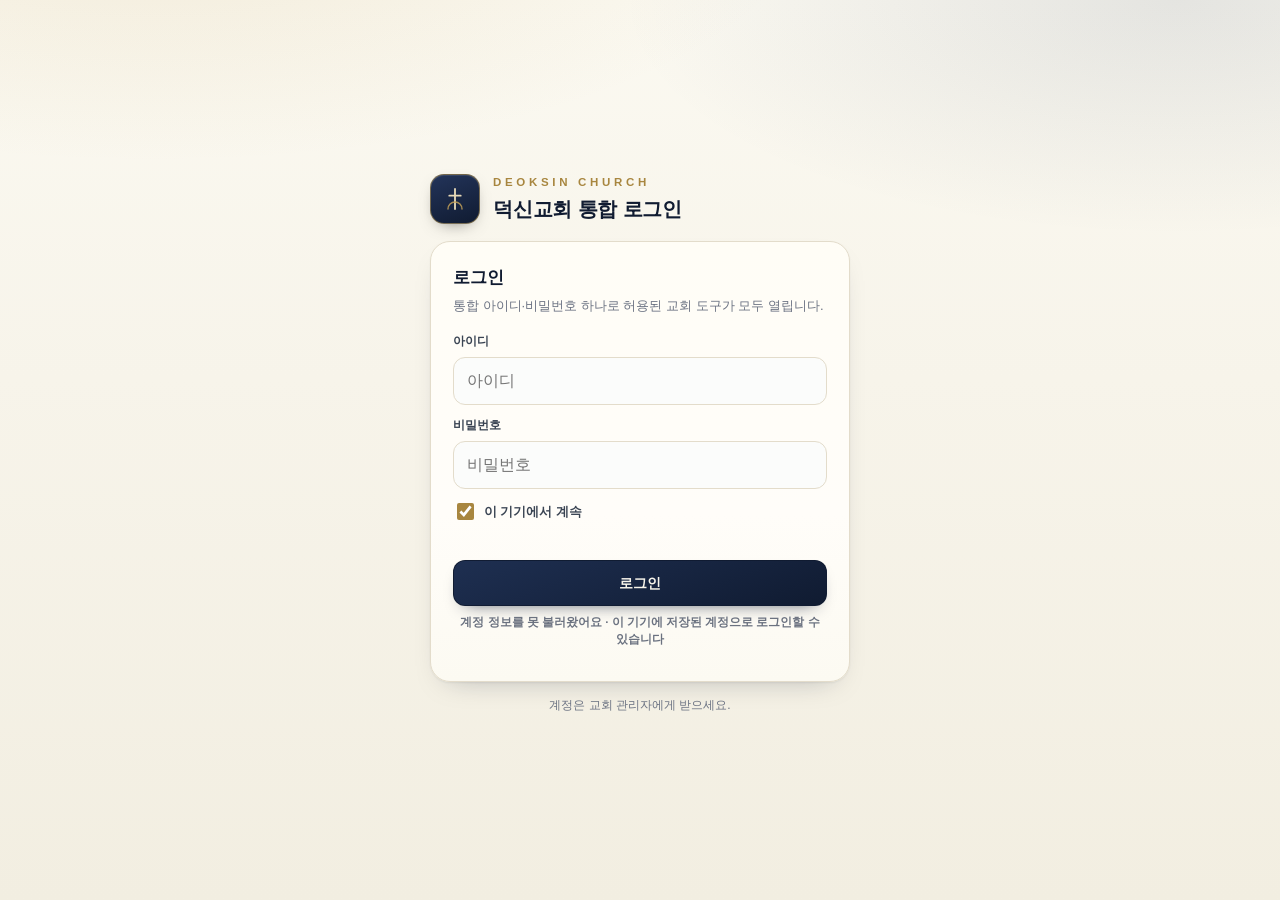
<file: index.html>
<!doctype html>
<html lang="ko">
<head>
<meta charset="utf-8">
<meta name="viewport" content="width=device-width, initial-scale=1, viewport-fit=cover">
<meta name="color-scheme" content="light">
<meta name="theme-color" content="#1c6b4b">
<meta name="mobile-web-app-capable" content="yes">
<meta name="apple-mobile-web-app-capable" content="yes">
<meta name="apple-mobile-web-app-title" content="금전출납부">
<meta name="description" content="교회·모임 금전출납부 — 수입·지출 기록, 영수증 사진 첨부, 월간·연간 보고서를 한 곳에서.">
<meta name="robots" content="noindex, nofollow">
<link rel="icon" href="data:image/svg+xml,%3Csvg xmlns='http://www.w3.org/2000/svg' viewBox='0 0 64 64'%3E%3Crect width='64' height='64' rx='15' fill='%231c6b4b'/%3E%3Cpath d='M17 19h13a5 5 0 0 1 5 5v23a4 4 0 0 0-4-4H17z' fill='none' stroke='white' stroke-width='3' stroke-linejoin='round'/%3E%3Cpath d='M47 19H34a5 5 0 0 0-5 5v23a4 4 0 0 1 4-4h14z' fill='none' stroke='%23e9c96a' stroke-width='3' stroke-linejoin='round'/%3E%3C/svg%3E">
<title>금전출납부 · 교회·모임 수입지출 장부</title>
<style>
/* ============================================================
   기본 설정
   ============================================================ */
:root{
  --bg:#f4f1e9;
  --surface:#ffffff;
  --surface2:#fbf9f3;
  --ink:#1c231f;
  --ink2:#3d4a43;
  --muted:#6f7b73;
  --line:#e4e0d4;
  --line2:#f0ece1;
  --brand:#1c6b4b;
  --brand-dark:#124b34;
  --brand-mid:#25845c;
  --brand-soft:#e8f2ec;
  --brand-line:#c2dccd;
  --gold:#a8822c;
  --gold-dark:#8a6817;
  --gold-soft:#fbf3dd;
  --gold-line:#ecdba6;
  --in:#1c6b4b;
  --in-soft:#e8f2ec;
  --out:#b23a32;
  --out-soft:#fdeceb;
  --danger:#b23a32;
  --radius:16px;
  --shadow:0 1px 2px rgba(28,35,31,.04),0 6px 18px rgba(28,35,31,.06);
  --safe-b:env(safe-area-inset-bottom,0px);
  --tabh:62px;
}
*{box-sizing:border-box;-webkit-tap-highlight-color:transparent}
[hidden]{display:none !important}
html,body{margin:0;padding:0}
body{
  background:var(--bg);color:var(--ink);
  font-family:system-ui,-apple-system,"Apple SD Gothic Neo","Malgun Gothic","Noto Sans KR","Helvetica Neue",sans-serif;
  font-size:15px;line-height:1.5;-webkit-text-size-adjust:100%;
}
button{font-family:inherit;font-size:inherit;color:inherit;cursor:pointer}
input,select,textarea{font-family:inherit;color:inherit;font-size:16px}
h1,h2,h3,p{margin:0}
.num{font-variant-numeric:tabular-nums;font-feature-settings:"tnum"}
.sr{position:absolute;width:1px;height:1px;padding:0;margin:-1px;overflow:hidden;clip:rect(0 0 0 0);white-space:nowrap;border:0}
.svg{width:18px;height:18px;flex:0 0 auto;fill:none;stroke:currentColor;stroke-width:1.9;stroke-linecap:round;stroke-linejoin:round}

/* ============================================================
   상단 바
   ============================================================ */
.topbar{position:sticky;top:0;z-index:30;background:rgba(244,241,233,.94);backdrop-filter:blur(12px);-webkit-backdrop-filter:blur(12px);border-bottom:1px solid var(--line)}
.topbar-in{max-width:860px;margin:0 auto;padding:10px 14px;display:flex;align-items:center;gap:10px}
.brand{display:flex;align-items:center;gap:10px;min-width:0}
.brand-mark{width:36px;height:36px;border-radius:11px;background:linear-gradient(155deg,var(--brand-mid),var(--brand-dark));display:grid;place-items:center;color:#fff;box-shadow:0 2px 8px rgba(18,75,52,.3);flex:0 0 auto}
.brand-t{font-weight:800;font-size:16px;letter-spacing:-.02em;line-height:1.15;white-space:nowrap}
.brand-s{font-size:11.5px;color:var(--muted);line-height:1.25;white-space:nowrap;overflow:hidden;text-overflow:ellipsis;max-width:62vw}
.tbtn{display:inline-flex;align-items:center;gap:5px;height:36px;padding:0 12px;border-radius:10px;border:1px solid var(--brand-line);background:var(--brand-soft);font-size:13px;font-weight:800;color:var(--brand-dark)}
.tbtn:active{transform:scale(.97)}
.syncbar{position:sticky;top:56px;z-index:29;background:var(--surface);border-bottom:1px solid var(--line)}
.syncbar-in{max-width:860px;margin:0 auto;padding:0 14px;height:32px;display:flex;align-items:center;gap:7px;font-size:11.5px;font-weight:700;color:var(--muted)}
.syncbar .dot{width:7px;height:7px;border-radius:50%;background:#9aa59e;flex:0 0 auto}
.syncbar.ok .dot{background:#2f9e6f}
.syncbar.syncing .dot{background:#c9a227;animation:syncpulse 1.1s infinite}
.syncbar.error .dot{background:#b23a32}
.syncbar .synctxt{flex:1;min-width:0;overflow:hidden;text-overflow:ellipsis;white-space:nowrap}
.syncbar button{height:24px;padding:0 9px;border-radius:8px;border:1px solid var(--line);background:var(--surface2);font-size:11px;font-weight:800;color:var(--ink2);flex:0 0 auto}
.syncbar button:active{transform:scale(.97)}
@keyframes syncpulse{0%,100%{opacity:1}50%{opacity:.3}}
.top-actions{margin-left:auto;display:flex;gap:6px;flex:0 0 auto}

/* ============================================================
   본문 / 카드
   ============================================================ */
main{max-width:860px;margin:0 auto;padding:12px 12px calc(var(--tabh) + 26px + var(--safe-b))}
.view{display:none}
.view.active{display:block}
.card{background:var(--surface);border:1px solid var(--line);border-radius:var(--radius);box-shadow:var(--shadow);padding:14px;margin-bottom:12px}
.card-head{display:flex;align-items:center;gap:8px;margin-bottom:10px;min-height:22px}
.card-head h2{font-size:14px;font-weight:800;letter-spacing:-.01em}
.card-head .count{margin-left:auto;font-size:12px;color:var(--muted);font-weight:700}
.card-head .total{margin-left:auto;font-size:12.5px;font-weight:800;color:var(--brand-dark);background:var(--brand-soft);border:1px solid var(--brand-line);border-radius:999px;padding:2px 9px}
.hint{font-size:12px;color:var(--muted);line-height:1.5}
.sec-t{font-size:13px;font-weight:800;color:var(--ink2);margin:14px 0 7px;display:flex;align-items:center;gap:6px}
.sec-t:first-child{margin-top:0}
.sec-t .pip{width:7px;height:7px;border-radius:2px;background:var(--brand);display:inline-block}
.sec-t .pip.out{background:var(--out)}

/* ============================================================
   잔액 히어로
   ============================================================ */
.hero{
  position:relative;overflow:hidden;border-radius:20px;padding:16px 16px 14px;margin-bottom:12px;
  background:linear-gradient(150deg,#1f7654 0%,#134b35 62%,#103d2b 100%);
  color:#fff;box-shadow:0 8px 24px rgba(16,61,43,.22);
}
.hero:after{content:"";position:absolute;right:-38px;top:-46px;width:150px;height:150px;border-radius:50%;background:rgba(233,201,106,.14)}
.hero:before{content:"";position:absolute;left:-30px;bottom:-60px;width:130px;height:130px;border-radius:50%;background:rgba(255,255,255,.05)}
.hero-l{font-size:12px;font-weight:700;letter-spacing:.02em;color:#d6e7dd;display:flex;align-items:center;gap:6px}
.hero-l .dot{width:6px;height:6px;border-radius:50%;background:#e9c96a}
.hero-bal{font-size:31px;font-weight:800;letter-spacing:-.03em;line-height:1.18;margin-top:2px;color:#fff}
.hero-bal .u{font-size:17px;font-weight:700;color:#e9c96a;margin-left:2px}
.hero-row{display:flex;gap:14px;margin-top:10px;padding-top:10px;border-top:1px solid rgba(255,255,255,.16);font-size:12.5px;color:#d9e8df;flex-wrap:wrap}
.hero-row b{color:#fff;font-weight:800;margin-left:4px}
.hero-row .sp{margin-left:auto}

/* 빠른 입력 버튼 */
.quick{display:grid;grid-template-columns:1fr 1fr;gap:9px;margin-bottom:12px}
.qbtn{display:flex;align-items:center;justify-content:center;gap:7px;height:52px;border-radius:14px;border:1px solid var(--brand-line);background:var(--surface);font-weight:800;font-size:15px;box-shadow:var(--shadow)}
.qbtn:active{transform:scale(.985)}
.qbtn .ic{width:25px;height:25px;border-radius:8px;display:grid;place-items:center;background:var(--in-soft);color:var(--in)}
.qbtn.out .ic{background:var(--out-soft);color:var(--out)}
.qbtn .ic .svg{width:15px;height:15px;stroke-width:2.5}
.qbtn.in{color:var(--brand-dark)}
.qbtn.out{color:#8f2d26}

/* ============================================================
   필터
   ============================================================ */
.filters{display:flex;gap:7px;margin-bottom:10px}
.fld{height:38px;border-radius:10px;border:1px solid var(--line);background:var(--surface);padding:0 10px;font-size:13.5px;font-weight:600;color:var(--ink2);min-width:0}
.filters .fld:first-child{flex:0 0 auto;max-width:40%}
.filters .fld.grow{flex:1}

/* ============================================================
   장부 목록
   ============================================================ */
.mgroup{display:flex;align-items:baseline;gap:8px;padding:12px 2px 6px}
.mgroup .mg-t{font-size:12.5px;font-weight:800;color:var(--brand-dark)}
.mgroup .mg-s{margin-left:auto;font-size:11.5px;color:var(--muted);font-weight:600;font-variant-numeric:tabular-nums}
.row{display:grid;grid-template-columns:36px 1fr auto;gap:10px;align-items:start;padding:11px 10px;border-radius:12px;background:var(--surface);border:1px solid var(--line2);margin-bottom:6px;cursor:pointer}
.row:active{background:var(--surface2)}
.row.sel{border-color:var(--brand-line)}
.rd{width:36px;height:36px;border-radius:10px;background:var(--surface2);border:1px solid var(--line);display:flex;flex-direction:column;align-items:center;justify-content:center;line-height:1;flex:0 0 auto}
.rd b{font-size:14px;font-weight:800;color:var(--ink)}
.rd span{font-size:9.5px;color:var(--muted);margin-top:2px}
.rmain{min-width:0}
.rt{font-size:14px;font-weight:700;color:var(--ink);display:flex;align-items:center;gap:5px;flex-wrap:wrap;word-break:keep-all}
.tag{font-size:9.5px;font-weight:800;padding:1px 5px;border-radius:5px;letter-spacing:.02em;line-height:1.5}
.tag.in{background:var(--in-soft);color:var(--in)}
.tag.out{background:var(--out-soft);color:var(--out)}
.rs{font-size:12px;color:var(--muted);margin-top:2px;overflow:hidden;text-overflow:ellipsis;white-space:nowrap}
.rbal{font-size:11px;color:#8a938d;margin-top:2px;font-variant-numeric:tabular-nums}
.rside{text-align:right;display:flex;flex-direction:column;align-items:flex-end;gap:4px}
.ramt{font-size:14.5px;font-weight:800;font-variant-numeric:tabular-nums;white-space:nowrap;letter-spacing:-.01em}
.ramt.in{color:var(--in)}
.ramt.out{color:var(--out)}
.rthumb{width:34px;height:34px;border-radius:7px;object-fit:cover;border:1px solid var(--line);display:block;cursor:zoom-in}
.rmeth{font-size:10.5px;color:var(--muted);background:var(--surface2);border:1px solid var(--line2);border-radius:5px;padding:0 5px}
.empty{text-align:center;padding:30px 14px;color:var(--muted)}
.empty .em{width:52px;height:52px;border-radius:16px;background:var(--surface2);border:1px solid var(--line);display:grid;place-items:center;margin:0 auto 10px;color:var(--brand)}
.empty>b{display:block;color:var(--ink);font-size:14px;margin-bottom:3px}
.empty p b{display:inline;color:var(--ink);font-weight:800;font-size:inherit;margin:0}
.empty p{font-size:12.5px;line-height:1.5}

/* ============================================================
   요약 카드 (월/연)
   ============================================================ */
.monthbar{display:flex;align-items:center;gap:6px;background:var(--surface);border:1px solid var(--line);border-radius:14px;padding:6px;margin-bottom:10px;box-shadow:var(--shadow)}
.navbtn{width:42px;height:40px;border-radius:10px;border:1px solid var(--line);background:var(--surface2);display:grid;place-items:center;font-size:20px;font-weight:700;color:var(--brand-dark);line-height:1}
.navbtn:active{background:var(--brand-soft)}
.mlabel{flex:1;text-align:center;font-size:16px;font-weight:800;letter-spacing:-.01em;font-variant-numeric:tabular-nums}
.mlabel small{display:block;font-size:10.5px;color:var(--muted);font-weight:600;letter-spacing:0;margin-top:-1px}
.sumgrid{display:grid;grid-template-columns:1fr 1fr;gap:9px;margin-bottom:12px}
.sum{background:var(--surface);border:1px solid var(--line);border-radius:14px;padding:12px;box-shadow:var(--shadow)}
.sum .k{font-size:11.5px;color:var(--muted);font-weight:700;display:flex;align-items:center;gap:4px}
.sum .v{font-size:18px;font-weight:800;letter-spacing:-.02em;margin-top:3px;font-variant-numeric:tabular-nums;word-break:break-all}
.sum .v.in{color:var(--in)}
.sum .v.out{color:var(--out)}
.sum .v.gold{color:var(--gold-dark)}
.sum .s{font-size:11px;color:#8a938d;margin-top:1px}
.sum.hl{background:linear-gradient(160deg,#fffdf6,#fdf6e3);border-color:var(--gold-line)}
.sum.hl .v{color:#7d5c0c}
.sum.dark{background:linear-gradient(150deg,#1f7654,#124b34);border-color:#124b34;color:#fff}
.sum.dark .k{color:#cfe4d8}
.sum.dark .v{color:#fff}
.sum.dark .v .u{color:#e9c96a;font-size:13px;font-weight:700}

/* ============================================================
   표
   ============================================================ */
.tblwrap{overflow-x:auto;-webkit-overflow-scrolling:touch;margin:0 -4px}
table.tbl{width:100%;border-collapse:collapse;font-size:12.5px;font-variant-numeric:tabular-nums}
.tbl th,.tbl td{padding:7px 6px;text-align:right;border-bottom:1px solid var(--line2);white-space:nowrap}
.tbl th:first-child,.tbl td:first-child{text-align:left;white-space:normal}
.tbl thead th{font-size:11.5px;color:var(--muted);font-weight:700;border-bottom:1px solid var(--line);background:var(--surface2)}
.tbl thead th:first-child{border-top-left-radius:8px}
.tbl thead th:last-child{border-top-right-radius:8px}
.tbl tbody tr:last-child td{border-bottom:0}
.tbl tr.tot td{font-weight:800;background:var(--surface2);border-top:1.5px solid var(--line)}
.tbl td.in{color:var(--in)}
.tbl td.out{color:var(--out)}
.tbl td.zero{color:#b6bdb8}
.tbl tr.hidden-zero td{color:#c3c9c4}
.tbl .nm{font-weight:600;color:var(--ink2)}
.tbl tr.now td{background:#fffdf3}

/* 막대 */
.bars{margin-top:4px}
.bar{margin:7px 0}
.bar-h{display:flex;align-items:baseline;gap:6px;font-size:12px;margin-bottom:3px}
.bar-h .bn{font-weight:600;color:var(--ink2);overflow:hidden;text-overflow:ellipsis;white-space:nowrap}
.bar-h .bv{margin-left:auto;font-weight:800;font-variant-numeric:tabular-nums;white-space:nowrap}
.bar-h .bp{font-size:10.5px;color:var(--muted);width:34px;text-align:right;font-weight:700}
.bar-t{height:7px;border-radius:4px;background:var(--line2);overflow:hidden}
.bar-f{display:block;height:100%;border-radius:4px;background:linear-gradient(90deg,var(--brand-mid),var(--brand));min-width:2px}
.bar-f.out{background:linear-gradient(90deg,#d4675f,var(--out))}
.bar-f.gold{background:linear-gradient(90deg,#d9b45c,#b08a2b)}

/* 월별 미니 차트 */
.chart{display:flex;align-items:flex-end;gap:4px;height:104px;padding:6px 0 0;border-bottom:1px solid var(--line);overflow:hidden}
.chart .col{flex:1 1 0;min-width:0;display:flex;flex-direction:column;justify-content:flex-end;align-items:center;gap:2px;height:100%;position:relative}
.chart .duo{display:flex;gap:1.5px;align-items:flex-end;height:100%;width:100%;min-width:0;justify-content:center;overflow:hidden}
.chart .b{width:45%;max-width:9px;min-width:0;border-radius:3px 3px 0 0;background:var(--brand);min-height:0}
.chart .b.o{background:#d0796f}
.chart .b.z{background:var(--line2)}
.chart .cl{font-size:9.5px;color:var(--muted);margin-top:4px;font-weight:600}
.legend{display:flex;gap:12px;font-size:11.5px;color:var(--muted);margin-top:8px;justify-content:center}
.legend i{display:inline-block;width:9px;height:9px;border-radius:2px;margin-right:4px;vertical-align:-1px}

/* 영수증 모아보기 */
.rgrid{display:grid;grid-template-columns:repeat(3,1fr);gap:8px}
.rcard{border:1px solid var(--line);border-radius:11px;overflow:hidden;background:var(--surface2);cursor:zoom-in;display:block;padding:0;text-align:left}
.rcard img{width:100%;aspect-ratio:3/4;object-fit:contain;display:block;background:#f7f4ea}
.rcard .rc-b{display:block;padding:5px 6px 6px}
.rcard .rc-d{display:block;font-size:10.5px;color:var(--muted);font-variant-numeric:tabular-nums;overflow:hidden;text-overflow:ellipsis;white-space:nowrap}
.rcard .rc-a{display:block;font-size:11.5px;font-weight:800;color:var(--ink);font-variant-numeric:tabular-nums;white-space:nowrap;overflow:hidden;text-overflow:ellipsis}
.rcard .rc-a.out{color:var(--out)}
.rcard .rc-a.in{color:var(--in)}

/* 버튼 */
.btn{display:inline-flex;align-items:center;justify-content:center;gap:6px;height:44px;padding:0 16px;border-radius:12px;border:1px solid var(--line);background:var(--surface);font-size:14px;font-weight:800;color:var(--ink2)}
.btn:active{transform:scale(.98)}
.btn.primary{background:linear-gradient(160deg,var(--brand-mid),var(--brand-dark));border-color:var(--brand-dark);color:#fff;box-shadow:0 3px 10px rgba(18,75,52,.22)}
.btn.line{background:var(--surface);border-color:var(--brand-line);color:var(--brand-dark)}
.btn.gold{background:linear-gradient(160deg,#c9a445,#a8822c);border-color:#8a6817;color:#fff}
.btn.danger{color:var(--danger);border-color:#f0cbc8;background:#fffaf9}
.btn.sm{height:36px;padding:0 11px;font-size:12.5px;border-radius:10px}
.btn.full{width:100%}
.btn .svg{width:16px;height:16px}
.btnrow{display:flex;gap:8px;flex-wrap:wrap}
.btnrow .btn{flex:1;min-width:120px}

/* 설정 */
.frow{margin-bottom:11px}
.frow label,.flab{display:block;font-size:12px;font-weight:800;color:var(--ink2);margin-bottom:5px}
.frow .hint{margin-top:4px}
.inp{width:100%;height:44px;border-radius:11px;border:1px solid var(--line);background:var(--surface);padding:0 12px;font-size:15px;font-weight:600;outline:none}
.inp:focus{border-color:var(--brand-line);box-shadow:0 0 0 3px rgba(28,107,75,.1)}
textarea.inp{height:auto;min-height:64px;padding:10px 12px;line-height:1.5;resize:vertical}
.acct{display:flex;flex-direction:column;gap:6px}
.acct-row{display:flex;align-items:center;gap:6px;padding:7px 8px 7px 11px;border:1px solid var(--line2);border-radius:10px;background:var(--surface2);font-size:13.5px;font-weight:600}
.acct-row .nm{flex:1;min-width:0;overflow:hidden;text-overflow:ellipsis;white-space:nowrap}
.acct-row .cnt{font-size:10.5px;color:var(--muted);font-weight:700}
.ibtn{width:30px;height:30px;border-radius:8px;border:1px solid var(--line);background:#fff;display:grid;place-items:center;color:var(--ink2);flex:0 0 auto}
.ibtn .svg{width:14px;height:14px}
.ibtn.del{color:var(--danger)}
.acct-add{display:flex;gap:6px;margin-top:7px}
.acct-add .inp{height:40px;font-size:14px}
.meter{height:7px;border-radius:4px;background:var(--line2);overflow:hidden;margin-top:6px}
.meter i{display:block;height:100%;background:linear-gradient(90deg,var(--brand-mid),var(--brand));border-radius:4px}
.meter.warn i{background:linear-gradient(90deg,#e0a33a,#c07a12)}
.meter.crit i{background:linear-gradient(90deg,#d16057,var(--danger))}
.kv{display:flex;justify-content:space-between;gap:10px;font-size:13px;padding:6px 0;border-bottom:1px dashed var(--line2)}
.kv:last-child{border-bottom:0}
.kv span{color:var(--muted);font-weight:600}
.kv b{font-variant-numeric:tabular-nums}

/* ============================================================
   하단 탭
   ============================================================ */
.tabbar{position:fixed;left:0;right:0;bottom:0;z-index:40;background:rgba(255,255,255,.97);backdrop-filter:blur(14px);-webkit-backdrop-filter:blur(14px);border-top:1px solid var(--line);padding-bottom:var(--safe-b)}
.tabbar-in{max-width:860px;margin:0 auto;display:grid;grid-template-columns:repeat(4,1fr)}
.tab{background:none;border:0;height:var(--tabh);display:flex;flex-direction:column;align-items:center;justify-content:center;gap:2px;color:#8d968f;font-size:10.5px;font-weight:700;position:relative}
.tab .svg{width:21px;height:21px;stroke-width:1.85}
.tab.on{color:var(--brand)}
.tab.on:before{content:"";position:absolute;top:0;width:26px;height:3px;border-radius:0 0 3px 3px;background:var(--gold)}
/* 2026-11-28: 회계 하위 화면(장부·통계·항목별 조회·연말 결산·예산) */
.subnav{max-width:860px;margin:0 auto;padding:8px 12px 0}
.subnav-in{display:flex;gap:6px;overflow-x:auto;-webkit-overflow-scrolling:touch;padding:2px 0 8px;scrollbar-width:none}
.subnav-in::-webkit-scrollbar{display:none}
.pill{flex:0 0 auto;height:38px;padding:0 13px;border-radius:999px;border:1px solid var(--line);background:var(--surface);font-size:13px;font-weight:800;color:var(--ink2);white-space:nowrap;box-shadow:var(--shadow)}
.pill:active{transform:scale(.97)}
.pill.on{background:var(--brand-soft);border-color:var(--brand-line);color:var(--brand-dark)}
.seg2{display:grid;grid-template-columns:1fr 1fr;gap:3px;border:1px solid var(--line);border-radius:12px;background:var(--surface2);padding:3px}
.seg2 button{height:36px;border:0;border-radius:9px;background:transparent;font-size:13px;font-weight:800;color:var(--muted)}
.seg2 button.on{background:var(--surface);color:var(--brand-dark);box-shadow:0 1px 3px rgba(0,0,0,.08)}
.brow{display:grid;grid-template-columns:1fr 124px 34px;gap:6px;margin-bottom:6px;align-items:center}
.brow .inp{height:38px;font-size:13.5px}
.brow .ibtn{width:34px;height:34px}
.pv-row{display:flex;gap:8px;font-size:13px;padding:5px 0;border-bottom:1px dashed var(--line2)}
.pv-row span{color:var(--muted);font-weight:600}
.pv-row b{margin-left:auto;font-variant-numeric:tabular-nums}

/* ============================================================
   입력 시트
   ============================================================ */
.sheet-wrap{position:fixed;top:0;left:0;right:0;bottom:0;inset:0;z-index:60;display:flex;align-items:flex-end;justify-content:center;background:rgba(20,28,24,.42);opacity:0;pointer-events:none;transition:opacity .18s}
.sheet-wrap.open{opacity:1;pointer-events:auto}
.sheet{width:100%;max-width:520px;max-height:92vh;background:var(--surface);border-radius:22px 22px 0 0;display:flex;flex-direction:column;transform:translateY(18px);transition:transform .22s;box-shadow:0 -8px 30px rgba(0,0,0,.2)}
.sheet-wrap.open .sheet{transform:translateY(0)}
.sheet-h{display:flex;align-items:center;gap:8px;padding:12px 16px 10px;border-bottom:1px solid var(--line2);flex:0 0 auto}
.sheet-h .grip{position:absolute;left:50%;top:6px;transform:translateX(-50%);width:38px;height:4px;border-radius:2px;background:var(--line)}
.sheet-h h3{font-size:16px;font-weight:800;letter-spacing:-.01em}
.sheet-h .x{margin-left:auto;width:32px;height:32px;border-radius:9px;border:1px solid var(--line);background:var(--surface2);display:grid;place-items:center;color:var(--ink2)}
.sheet-b{padding:14px 16px 4px;overflow-y:auto;-webkit-overflow-scrolling:touch;flex:1 1 auto}
.sheet-f{padding:10px 16px calc(14px + var(--safe-b));border-top:1px solid var(--line2);display:flex;gap:8px;flex:0 0 auto;background:var(--surface)}
.seg{display:grid;grid-template-columns:1fr 1fr;gap:0;border:1px solid var(--line);border-radius:12px;overflow:hidden;background:var(--surface2);padding:3px;gap:3px}
.seg button{height:42px;border:0;border-radius:9px;background:transparent;font-size:14.5px;font-weight:800;color:var(--muted);display:flex;align-items:center;justify-content:center;gap:6px}
.seg button.on[data-type="income"]{background:linear-gradient(160deg,var(--brand-mid),var(--brand-dark));color:#fff;box-shadow:0 2px 6px rgba(18,75,52,.22)}
.seg button.on[data-type="expense"]{background:linear-gradient(160deg,#c2534b,#a3312a);color:#fff;box-shadow:0 2px 6px rgba(163,49,42,.2)}
.amtbox{display:flex;align-items:center;gap:6px;border:1px solid var(--line);border-radius:12px;padding:0 12px;background:var(--surface2);height:56px}
.amtbox input{flex:1;min-width:0;border:0;background:transparent;font-size:24px;font-weight:800;text-align:right;letter-spacing:-.02em;outline:none;font-variant-numeric:tabular-nums}
.amtbox .won{font-size:15px;font-weight:800;color:var(--muted)}
.amtbox:focus-within{border-color:var(--brand-line);box-shadow:0 0 0 3px rgba(28,107,75,.1)}
.g2{display:grid;grid-template-columns:1fr 1fr;gap:9px}
.rec-zone{border:1px dashed var(--line);border-radius:12px;padding:10px;background:var(--surface2)}
.rec-empty{display:flex;gap:8px}
.rec-empty .btn{flex:1;height:42px;font-size:13px}
.rec-have{display:flex;gap:10px;align-items:center}
.rec-have img{width:74px;height:74px;border-radius:9px;object-fit:cover;border:1px solid var(--line);background:#fff;cursor:zoom-in}
.rec-have .meta{flex:1;min-width:0;font-size:12px;color:var(--muted);line-height:1.4}
.rec-have .meta b{display:block;color:var(--ink);font-size:12.5px;overflow:hidden;text-overflow:ellipsis;white-space:nowrap}
.ferr{color:var(--danger);font-size:12.5px;font-weight:700;padding:0 16px}

/* ============================================================
   영수증 크게 보기
   ============================================================ */
.modal{position:fixed;top:0;left:0;right:0;bottom:0;inset:0;z-index:80;background:rgba(12,16,14,.94);display:flex;flex-direction:column;padding:calc(10px + env(safe-area-inset-top,0px)) 12px calc(12px + var(--safe-b))}
.modal-bar{display:flex;align-items:center;gap:10px;color:#fff;padding:4px 2px 10px;flex:0 0 auto}
.modal-bar .cap{font-size:13px;font-weight:700;line-height:1.35;min-width:0;overflow:hidden;text-overflow:ellipsis;white-space:nowrap}
.modal-bar .x{margin-left:auto;width:38px;height:38px;border-radius:10px;border:1px solid rgba(255,255,255,.25);background:rgba(255,255,255,.1);color:#fff;display:grid;place-items:center;flex:0 0 auto}
.modal-img{flex:1;min-height:0;display:grid;place-items:center;overflow:auto}
.modal-img img{max-width:100%;max-height:100%;object-fit:contain;border-radius:8px;background:#fff}
.modal-act{display:flex;gap:8px;margin-top:10px;flex:0 0 auto}
.modal-act .btn{flex:1;background:rgba(255,255,255,.12);border-color:rgba(255,255,255,.22);color:#fff}

/* ============================================================
   토스트
   ============================================================ */
.toast{position:fixed;left:50%;bottom:calc(var(--tabh) + 18px + var(--safe-b));transform:translate(-50%,14px);background:#1d2a24;color:#fff;font-size:13px;font-weight:700;padding:10px 16px;border-radius:12px;box-shadow:0 8px 24px rgba(0,0,0,.25);opacity:0;pointer-events:none;transition:all .22s;z-index:90;max-width:90vw;text-align:center;line-height:1.4}
.toast.show{opacity:1;transform:translate(-50%,0)}

/* ============================================================
   로그인 화면
   ============================================================ */
.login-screen{position:fixed;inset:0;z-index:120;display:flex;align-items:center;justify-content:center;padding:22px 18px calc(22px + env(safe-area-inset-bottom,0px));background:linear-gradient(160deg,#1f7654 0%,#134b35 58%,#0f3c2a 100%);overflow-y:auto}
.login-screen[hidden]{display:none !important}
.login-card{width:100%;max-width:380px;background:var(--surface);border-radius:20px;padding:22px 20px 18px;box-shadow:0 18px 48px rgba(6,26,18,.36)}
.login-mark{width:48px;height:48px;border-radius:14px;background:linear-gradient(155deg,var(--brand-mid),var(--brand-dark));display:grid;place-items:center;color:#fff;margin-bottom:12px;box-shadow:0 4px 12px rgba(18,75,52,.3)}
.login-card h1{font-size:20px;font-weight:800;letter-spacing:-.02em}
.login-sub{font-size:12.5px;color:var(--muted);margin-top:3px}
.login-form{margin-top:14px}
.login-form label{display:block;font-size:12px;font-weight:800;color:var(--ink2);margin:10px 0 5px}
.login-form .inp{height:46px}
.login-err{display:none;margin-top:10px;padding:9px 11px;border-radius:10px;background:#fdeceb;border:1px solid #f0cbc8;color:#8f2d26;font-size:12.5px;font-weight:700;line-height:1.45}
.login-err.show{display:block}
.login-form .btn{margin-top:14px;height:48px;font-size:15px}
.login-foot{margin-top:13px;text-align:center;font-size:11px;color:#98a29b}
.whochip{display:inline-flex;align-items:center;gap:5px;height:36px;padding:0 9px;border-radius:10px;border:1px solid var(--line);background:var(--surface);font-size:12px;font-weight:800;color:var(--ink2);max-width:38vw}
.whochip .nm{overflow:hidden;text-overflow:ellipsis;white-space:nowrap}
.whochip .role{font-size:9.5px;color:var(--brand-dark);background:var(--brand-soft);border:1px solid var(--brand-line);border-radius:5px;padding:0 4px}
.pwbox{margin-top:10px;padding-top:10px;border-top:1px dashed var(--line2)}
.pwbox .frow{margin-bottom:9px}
.user-row{display:flex;align-items:center;gap:7px;padding:8px 9px 8px 11px;border:1px solid var(--line2);border-radius:10px;background:var(--surface2);font-size:13px;margin-bottom:6px;flex-wrap:wrap}
.user-row .u-nm{font-weight:700;color:var(--ink)}
.user-row .u-id{font-size:11px;color:var(--muted);font-variant-numeric:tabular-nums}
.user-row .u-tag{font-size:9.5px;font-weight:800;padding:1px 5px;border-radius:5px;background:var(--brand-soft);color:var(--brand-dark);border:1px solid var(--brand-line)}
.user-row .u-tag.off{background:#f2efe6;color:#8a938d;border-color:var(--line)}
.user-row .u-btns{margin-left:auto;display:flex;gap:4px;flex-wrap:wrap}
.user-row .u-btns .btn{height:30px;padding:0 8px;font-size:11.5px;border-radius:8px}
.user-row.me{border-color:var(--brand-line);background:#f4faf6}
.adduser{display:grid;grid-template-columns:1fr 1fr;gap:6px;margin-top:8px}
.adduser .inp{height:40px;font-size:14px}
.adduser .btn{grid-column:1 / -1;height:40px}

/* 인쇄 전용 */
.print-only{display:none}

/* ============================================================
   A4 인쇄
   ============================================================ */
@page{size:A4;margin:13mm 11mm}
@media print{
  .login-screen,.whochip{display:none !important}
  :root{--ink:#000;--muted:#444;--line:#999;--line2:#ccc}
  html,body{background:#fff !important}
  body{font-size:10.5pt;line-height:1.45}
  .topbar,.tabbar,.no-print,.sheet-wrap,.modal,.toast,.quick,.filters,.syncbar{display:none !important}
  main{max-width:none;padding:0;margin:0}
  .view{display:none !important}
  .view.active{display:block !important}
  .view.print-this{display:block !important}
  /* 인쇄 버튼으로 인쇄할 때는 고른 화면 하나만 나옵니다 */
  body.print-one .view.active{display:none !important}
  body.print-one .view.print-this{display:block !important}
  .print-only{display:block !important}
  .print-only.ph-meta,.print-only.sign{display:flex !important}
  .empty{padding:2mm 0;text-align:left}
  .empty .em{display:none}
  .empty>b{font-size:9.5pt;margin-bottom:0}
  .empty p{font-size:8.5pt}
  .bar{margin:1.2mm 0}
  .bar-t{height:1.2mm}
  .bar-h{font-size:8.5pt;margin-bottom:.6mm}
  .card{border:0;box-shadow:none;padding:0;margin:0 0 6mm;border-radius:0}
  .card-head{margin-bottom:2mm}
  .card-head h2{font-size:11pt}
  .hero{background:#fff !important;color:#000;box-shadow:none;border:1.4pt solid #000;border-radius:0;padding:4mm;margin-bottom:4mm}
  .hero:after,.hero:before{display:none}
  .hero-l{color:#333}
  .hero-bal{color:#000;font-size:20pt}
  .hero-bal .u{color:#000}
  .hero-row{color:#222;border-top-color:#bbb}
  .hero-row b{color:#000}
  .sumgrid{grid-template-columns:repeat(4,1fr);gap:0;margin-bottom:5mm}
  .sum{border:1px solid #bbb;border-radius:0;box-shadow:none;padding:3mm 2mm;border-left:0}
  .sum:first-child{border-left:1px solid #bbb}
  .sum .k{font-size:8pt}
  .sum .v{font-size:11pt}
  .sum .s{font-size:7.5pt}
  .sum.dark{background:#fff !important;color:#000}
  .sum.dark .k{color:#333}.sum.dark .v{color:#000}
  .tbl{font-size:9pt}
  .tbl th,.tbl td{padding:1.6mm 2mm;border-color:#bbb}
  .tbl thead th{background:#f0f0f0 !important;-webkit-print-color-adjust:exact;print-color-adjust:exact}
  .tbl tr.tot td{background:#f0f0f0 !important;-webkit-print-color-adjust:exact;print-color-adjust:exact}
  /* 출납부 표 양식 (번호·날짜·구분·항목·내용·수입·지출·누계) — 인쇄 전용 문서에서 씁니다 */
  .bar-t{background:#e2e2e2}
  .bar-f,.bar-f.out{-webkit-print-color-adjust:exact;print-color-adjust:exact;background:#6b6b6b !important}
  .rgrid{grid-template-columns:repeat(4,1fr);gap:3mm}
  .rcard{border:1px solid #bbb;border-radius:0;break-inside:avoid}
  .rcard img{aspect-ratio:auto;height:34mm;object-fit:contain;background:#fff}
  .rcard .rc-b{padding:1mm .6mm}
  .rcard .rc-d{font-size:6.5pt;white-space:normal;line-height:1.2;overflow:visible}
  .rcard .rc-a{font-size:7.5pt;color:#000 !important}
  .chart{height:26mm;page-break-inside:avoid}
  .chart .b{-webkit-print-color-adjust:exact;print-color-adjust:exact}
  .chart .cl{font-size:7pt}
  .btn{display:none !important}
  .mgroup .mg-t{font-size:10pt}
  .row{break-inside:avoid;border:0;border-bottom:.6pt solid #ccc;border-radius:0;padding:1.6mm 0;margin:0;grid-template-columns:12mm 1fr auto}
  .rd{border:0;background:none;width:auto;height:auto;align-items:flex-start;border-radius:0}
  .rd b{font-size:9pt}.rd span{font-size:7pt}
  .rbal{color:#555}
  .rthumb{width:11mm;height:11mm}
  .rmeth{border:0;background:none}
  .print-head{margin-bottom:5mm;border-bottom:1.6pt solid #000;padding-bottom:3mm}
  .ph-org{font-size:9.5pt;color:#333;font-weight:700;letter-spacing:.04em}
  .ph-title{font-size:17pt;font-weight:800;letter-spacing:-.02em;margin-top:1mm}
  .ph-meta{font-size:8.5pt;color:#444;margin-top:1.5mm;display:flex;gap:6mm;flex-wrap:wrap}
  .sign{display:flex;gap:14mm;margin-top:9mm;font-size:9.5pt;color:#333;justify-content:flex-end}
  .sign div{border-top:.7pt solid #000;padding-top:1.5mm;min-width:38mm;text-align:center}
  .page-break{page-break-before:always}
  .print-note{font-size:7.5pt;color:#555;margin-top:3mm}
}

/* 좁은 화면 보정 */
@media (max-width:359px){
  .hero-bal{font-size:27px}
  .sum .v{font-size:16px}
  .rgrid{grid-template-columns:repeat(2,1fr)}
  .mlabel{font-size:15px}
}
</style>
</head>
<body>

<!-- ===================== 로그인 화면 (로그인 전에는 장부가 보이지 않습니다) ===================== -->
<div class="login-screen" id="loginScreen">
  <div class="login-card">
    <div class="login-mark">
      <svg class="svg" width="26" height="26" viewBox="0 0 24 24" aria-hidden="true"><path d="M4 5.5h7a3 3 0 0 1 3 3V20a2.6 2.6 0 0 0-2.6-2.6H4z"/><path d="M20 5.5h-6a3 3 0 0 0-3 3V20a2.6 2.6 0 0 1 2.6-2.6H20z"/></svg>
    </div>
    <h1>금전출납부</h1>
    <p class="login-sub" id="loginSub">교회·모임 수입·지출 장부 · 로그인 후 사용</p>
    <form class="login-form" id="loginForm" autocomplete="on">
      <label for="loginId">아이디</label>
      <input class="inp" id="loginId" name="username" type="text" autocomplete="username" autocapitalize="none" spellcheck="false" placeholder="아이디">
      <label for="loginPw">비밀번호</label>
      <input class="inp" id="loginPw" name="password" type="password" autocomplete="current-password" placeholder="비밀번호">
      <div class="login-err" id="loginErr" role="alert"></div>
      <button class="btn primary full" type="submit" id="loginBtn">
        <svg class="svg" viewBox="0 0 24 24"><rect x="4.5" y="10.5" width="15" height="9.5" rx="2"/><path d="M8 10.5V8a4 4 0 0 1 8 0v2.5"/></svg>로그인
      </button>
    </form>
    <p class="login-foot">아이디·비밀번호는 관리자에게 받으세요.</p>
  </div>
</div>

<!-- 처음 받은 비밀번호를 바꾸는 화면 (보안: 바꾸기 전에는 다른 기능을 쓸 수 없습니다) -->
<div class="login-screen" id="pwChangeScreen" hidden>
  <div class="login-card">
    <div class="login-mark">
      <svg class="svg" width="26" height="26" viewBox="0 0 24 24" aria-hidden="true"><rect x="4.5" y="10.5" width="15" height="9.5" rx="2"/><path d="M8 10.5V8a4 4 0 0 1 8 0v2.5"/></svg>
    </div>
    <h1>비밀번호를 바꿔 주세요</h1>
    <p class="login-sub" id="pwChangeSub">처음 받은 비밀번호로 로그인했습니다.<br>새 비밀번호를 정하기 전에는 장부를 쓸 수 없습니다.</p>
    <form class="login-form" id="pwChangeForm" autocomplete="on">
      <label for="pcOld">지금 쓰는 비밀번호</label>
      <input class="inp" id="pcOld" type="password" autocomplete="current-password" autocapitalize="none" placeholder="지금 비밀번호">
      <label for="pcNew">새 비밀번호 (6자 이상)</label>
      <input class="inp" id="pcNew" type="password" autocomplete="new-password" autocapitalize="none" placeholder="새 비밀번호">
      <label for="pcNew2">새 비밀번호 확인</label>
      <input class="inp" id="pcNew2" type="password" autocomplete="new-password" autocapitalize="none" placeholder="새 비밀번호 확인">
      <div class="login-err" id="pcErr" role="alert"></div>
      <button class="btn primary full" type="submit" id="pcBtn">비밀번호 바꾸고 시작하기</button>
    </form>
    <p class="login-foot">바꾸면 다른 기기에서는 다시 로그인해야 합니다.</p>
  </div>
</div>

<div id="appRoot" hidden>
<header class="topbar">
  <div class="topbar-in">
    <div class="brand">
      <div class="brand-mark">
        <svg class="svg" width="22" height="22" viewBox="0 0 24 24" aria-hidden="true"><path d="M4 5.5h7a3 3 0 0 1 3 3V20a2.6 2.6 0 0 0-2.6-2.6H4z"/><path d="M20 5.5h-6a3 3 0 0 0-3 3V20a2.6 2.6 0 0 1 2.6-2.6H20z"/></svg>
      </div>
      <div style="min-width:0">
        <div class="brand-t" id="brandTitle">금전출납부</div>
        <div class="brand-s" id="brandSub">교회·모임 수입·지출 장부</div>
      </div>
    </div>
    <div class="top-actions">
      <button class="whochip" id="whoChip" type="button" title="내 계정 · 설정">
        <svg class="svg" width="14" height="14" viewBox="0 0 24 24"><circle cx="12" cy="8.5" r="3.6"/><path d="M4.5 20c1.2-3.6 4.1-5.4 7.5-5.4S18.3 16.4 19.5 20"/></svg>
        <span class="nm" id="whoName">—</span><span class="role" id="whoRole">—</span>
      </button>
      <button class="tbtn" id="btnTopAdd" type="button">
        <svg class="svg" width="15" height="15" viewBox="0 0 24 24"><path d="M12 5v14M5 12h14"/></svg>기록
      </button>
    </div>
  </div>
</header>

<div class="syncbar init" id="syncBar" aria-live="polite">
  <div class="syncbar-in">
    <span class="dot" aria-hidden="true"></span>
    <span class="synctxt" id="syncTxt">공유 데이터 연결을 확인하고 있습니다…</span>
    <button type="button" id="btnSync">🔄 새로고침</button>
  </div>
</div>

<main>
  <!-- 2026-11-28: 회계 하위 화면 — 부서업무 앱의 회계 화면과 같은 구성 -->
  <div class="subnav no-print" id="subNav" hidden>
    <div class="subnav-in" role="tablist" aria-label="회계 화면">
      <button class="pill on" type="button" role="tab" data-mode="ledger">📒 장부</button>
      <button class="pill" type="button" role="tab" data-mode="stat">📊 통계</button>
      <button class="pill" type="button" role="tab" data-mode="item">📄 항목별 조회</button>
      <button class="pill" type="button" role="tab" data-mode="budget">📅 연말 결산·예산</button>
    </div>
  </div>

  <!-- ===================== 1. 장부 ===================== -->
  <section class="view active" id="view-ledger" aria-label="수입·지출 장부">
    <div class="print-only print-head">
      <div class="ph-org" id="lgOrg">교회·모임</div>
      <div class="ph-title">수입·지출 금전출납부</div>
      <div class="ph-meta"><span id="lgMeta"></span></div>
    </div>

    <div class="hero">
      <div class="hero-l"><span class="dot"></span>현재 잔액</div>
      <div class="hero-bal num" id="heroBal">0<span class="u">원</span></div>
      <div class="hero-row">
        <span>수입 누계<b class="num" id="heroIn">0</b></span>
        <span>지출 누계<b class="num" id="heroOut">0</b></span>
        <span class="sp" id="heroCnt">기록 0건</span>
      </div>
    </div>

    <div class="quick no-print">
      <button class="qbtn in" type="button" data-new="income">
        <span class="ic"><svg class="svg" viewBox="0 0 24 24"><path d="M12 19V5M5 12h14"/></svg></span>수입 기록
      </button>
      <button class="qbtn out" type="button" data-new="expense">
        <span class="ic"><svg class="svg" viewBox="0 0 24 24"><path d="M5 12h14"/></svg></span>지출 기록
      </button>
    </div>

    <div class="filters no-print">
      <select class="fld" id="fMonth" aria-label="월 선택"><option value="">전체 기간</option></select>
      <input class="fld grow" id="fSearch" type="search" placeholder="항목·적요 검색" aria-label="검색">
    </div>

    <div id="ledgerList"></div>

    <div class="btnrow no-print" style="margin-top:12px">
      <button class="btn line sm" type="button" id="btnPrintLedger">
        <svg class="svg" viewBox="0 0 24 24"><path d="M6 9V3h12v6M6 18H4v-7h16v7h-2M8 14h8v7H8z"/></svg>장부 인쇄
      </button>
      <button class="btn sm" type="button" id="btnPrintTable">
        <svg class="svg" viewBox="0 0 24 24"><path d="M4 5h16v14H4z"/><path d="M4 10h16M9 10v9M15 10v9"/></svg>출납부 표 인쇄
      </button>
    </div>
    <p class="hint no-print" style="margin-top:8px"><b>장부 인쇄</b>는 지금 화면의 장부 전체를 카드 모양으로, <b>출납부 표 인쇄</b>는 위에서 고른 기간(전체 기간 또는 그 달)을 이월금부터 표 양식으로 담습니다.</p>
  </section>

  <!-- ===================== 2. 월간 보고서 ===================== -->
  <section class="view" id="view-month" aria-label="월간 보고서">
    <div class="print-only print-head">
      <div class="ph-org" id="mnOrg">교회·모임</div>
      <div class="ph-title" id="mnTitle">월간 금전출납 보고</div>
      <div class="ph-meta"><span id="mnMeta"></span></div>
    </div>

    <div class="monthbar no-print">
      <button class="navbtn" type="button" id="mPrev" aria-label="이전 달">‹</button>
      <div class="mlabel num" id="mLabel">2026년 11월<small>월간 보고서</small></div>
      <button class="navbtn" type="button" id="mNext" aria-label="다음 달">›</button>
    </div>
    <div class="btnrow no-print" style="margin-bottom:10px">
      <button class="btn sm line" type="button" id="mToday">이번 달</button>
      <button class="btn sm line" type="button" id="mPrintTable">출납부 표 인쇄</button>
      <button class="btn sm primary" type="button" id="mPrint">
        <svg class="svg" viewBox="0 0 24 24"><path d="M6 9V3h12v6M6 18H4v-7h16v7h-2M8 14h8v7H8z"/></svg>A4 인쇄 / PDF 저장
      </button>
    </div>

    <div class="sumgrid">
      <div class="sum hl"><div class="k">전월 이월금</div><div class="v num" id="mCarry">0</div><div class="s" id="mCarryS">지난달 말 잔액</div></div>
      <div class="sum"><div class="k">당월 수입</div><div class="v in num" id="mIn">0</div><div class="s" id="mInS">0건</div></div>
      <div class="sum"><div class="k">당월 지출</div><div class="v out num" id="mOut">0</div><div class="s" id="mOutS">0건</div></div>
      <div class="sum dark"><div class="k">차월 이월금</div><div class="v num"><span id="mEnd">0</span><span class="u">원</span></div><div class="s" id="mEndS">당월 수지 0원</div></div>
    </div>

    <div class="card">
      <div class="card-head"><h2>항목별 집계</h2><span class="count" id="mAcctCnt"></span></div>
      <div id="mAcctBody"></div>
    </div>

    <div class="card">
      <div class="card-head"><h2>영수증 증빙</h2><span class="count" id="mRcCnt">0건</span></div>
      <div id="mReceipts"></div>
    </div>

    <div class="print-only sign">
      <div>작성자</div><div>확인자</div>
    </div>
    <div class="print-only print-note">※ 전월 이월금 = 기초 이월금 + 1월~전월까지의 수입 − 지출. 차월 이월금 = 전월 이월금 + 당월 수입 − 당월 지출.</div>
  </section>

  <!-- ===================== 3. 연간 보고서 ===================== -->
  <section class="view" id="view-year" aria-label="연간 보고서">
    <div class="print-only print-head">
      <div class="ph-org" id="yrOrg">교회·모임</div>
      <div class="ph-title" id="yrTitle">연간 금전출납 결산</div>
      <div class="ph-meta"><span id="yrMeta"></span></div>
    </div>

    <div class="monthbar no-print">
      <button class="navbtn" type="button" id="yPrev" aria-label="이전 해">‹</button>
      <div class="mlabel num" id="yLabel">2026년<small>연간 보고서</small></div>
      <button class="navbtn" type="button" id="yNext" aria-label="다음 해">›</button>
    </div>
    <div class="btnrow no-print" style="margin-bottom:10px">
      <button class="btn sm line" type="button" id="yThis">올해</button>
      <button class="btn sm line" type="button" id="yPrint">
        <svg class="svg" viewBox="0 0 24 24"><path d="M6 9V3h12v6M6 18H4v-7h16v7h-2M8 14h8v7H8z"/></svg>연간 인쇄
      </button>
    </div>

    <div class="sumgrid">
      <div class="sum hl"><div class="k">연초 이월금</div><div class="v num" id="yCarry">0</div><div class="s">1월 1일 기준</div></div>
      <div class="sum dark"><div class="k">연말 잔액</div><div class="v num"><span id="yEnd">0</span><span class="u">원</span></div><div class="s" id="yEndS">연간 수지 0원</div></div>
      <div class="sum"><div class="k">연간 총 수입</div><div class="v in num" id="yIn">0</div><div class="s" id="yInS">0건</div></div>
      <div class="sum"><div class="k">연간 총 지출</div><div class="v out num" id="yOut">0</div><div class="s" id="yOutS">0건</div></div>
    </div>

    <div class="card">
      <div class="card-head"><h2>월별 수입·지출 추이</h2></div>
      <div class="chart" id="yChart"></div>
      <div class="legend"><span><i style="background:#25845c"></i>수입</span><span><i style="background:#d0796f"></i>지출</span></div>
    </div>

    <div class="card">
      <div class="card-head"><h2>월별 결산표</h2><span class="count" id="yTblCnt"></span></div>
      <div class="tblwrap">
        <table class="tbl" id="yTable">
          <thead><tr><th>월</th><th>수입</th><th>지출</th><th>수지</th><th>월말 잔액</th><th>건수</th></tr></thead>
          <tbody></tbody>
        </table>
      </div>
    </div>

    <div class="card no-print">
      <div class="card-head"><h2>내보내기 · 백업</h2></div>
      <div class="btnrow" style="margin-bottom:8px">
        <button class="btn line sm" type="button" id="btnCsvYear">엑셀(CSV) · 이 해</button>
        <button class="btn line sm" type="button" id="btnCsvAll">엑셀(CSV) · 전체</button>
      </div>
      <div class="btnrow">
        <button class="btn sm" type="button" id="btnBackup">백업(JSON) 저장</button>
        <button class="btn sm" type="button" id="btnRestore">백업 복원</button>
      </div>
      <input type="file" id="fileRestore" accept=".json,application/json" hidden>
      <p class="hint" style="margin-top:9px">백업 파일에는 영수증 사진도 함께 들어갑니다. 폰을 바꾸거나 앱을 지우기 전에 꼭 저장해 두세요.</p>
    </div>

    <div class="print-only print-note">※ 월말 잔액 = 연초 이월금 + 1월~해당 월까지의 수입 − 지출.</div>
  </section>

  <!-- ===================== 4. 설정 ===================== -->
  <section class="view" id="view-settings" aria-label="설정과 관리">
    <div class="card no-print">
      <div class="card-head"><h2>공유 데이터</h2><span class="count" id="shareState">확인 중</span></div>
      <p class="hint" id="shareHint">모든 기기·사람이 같은 장부를 함께 쓰고 있습니다. 입력하면 바로 구글 시트에 저장됩니다.</p>
      <div style="display:flex;gap:8px;flex-wrap:wrap">
        <button class="btn sm line" type="button" id="btnSyncNow">지금 새로고침</button>
        <a class="btn sm line" id="linkSheet" href="#" target="_blank" rel="noopener">구글 시트 열기</a>
      </div>
      <p class="hint" id="syncLast" style="margin-top:8px"></p>
    </div>

    <div class="card">
      <div class="card-head"><h2>기본 정보</h2></div>
      <div class="frow">
        <label for="setOrg">교회·부서·모임 이름</label>
        <input class="inp" id="setOrg" type="text" placeholder="예: ○○교회 ○○부 (○○모임)" maxlength="60">
      </div>
      <div class="frow">
        <label for="setAuthor">작성자 (보고서에 표시)</label>
        <input class="inp" id="setAuthor" type="text" placeholder="예: 박○○ 총무" maxlength="30">
      </div>
      <div class="frow">
        <label for="setBase">기초 이월금 (원)</label>
        <input class="inp num" id="setBase" type="text" inputmode="numeric" placeholder="0">
        <p class="hint">이 앱을 쓰기 시작한 시점의 잔액입니다. 모든 누계와 이월금 계산의 출발점이 됩니다.</p>
      </div>
      <button class="btn primary full" type="button" id="btnSaveSettings">저장</button>
    </div>

    <div class="card">
      <div class="card-head"><h2>수입 항목</h2><span class="count" id="cntIncome"></span></div>
      <div class="acct" id="acctIncome"></div>
      <div class="acct-add">
        <input class="inp" id="newIncome" type="text" placeholder="새 수입 항목 (예: 헌금/감사헌금)" maxlength="30">
        <button class="btn sm line" type="button" data-addacct="income">추가</button>
      </div>
      <p class="hint" style="margin-top:7px">이름을 바꾸면 지금까지 기록된 내역에도 함께 반영됩니다.</p>
    </div>

    <div class="card">
      <div class="card-head"><h2>지출 항목</h2><span class="count" id="cntExpense"></span></div>
      <div class="acct" id="acctExpense"></div>
      <div class="acct-add">
        <input class="inp" id="newExpense" type="text" placeholder="새 지출 항목 (예: 차량/유류비)" maxlength="30">
        <button class="btn sm line" type="button" data-addacct="expense">추가</button>
      </div>
    </div>

    <div class="card">
      <div class="card-head"><h2>데이터</h2></div>
      <div class="kv"><span>기록</span><b id="stEntries">0건</b></div>
      <div class="kv"><span>영수증 사진</span><b id="stReceipts">0장</b></div>
      <div class="kv"><span>저장 공간 사용</span><b id="stSize">0 KB</b></div>
      <div class="meter" id="stMeter"><i style="width:0%"></i></div>
      <p class="hint" style="margin-top:6px" id="stHint">기록은 구글 시트에 공유되어 여러 기기에서 함께 볼 수 있습니다.</p>
      <div class="btnrow" style="margin-top:12px" id="dataAdminRow">
        <button class="btn sm line" type="button" id="btnSample">샘플 데이터 채우기</button>
        <button class="btn sm danger" type="button" id="btnReset">전체 초기화</button>
      </div>
      <p class="hint" id="dataAdminHint" hidden>샘플 채우기·전체 초기화는 관리자만 할 수 있습니다.</p>
    </div>

    <div class="card">
      <div class="card-head"><h2>내 계정</h2><span class="count" id="accRoleTag">—</span></div>
      <div class="kv"><span>아이디</span><b id="accId">—</b></div>
      <div class="kv"><span>이름</span><b id="accName">—</b></div>
      <p class="hint" id="accHint">기록을 저장하면 작성자에 이 이름이 들어갑니다.</p>
      <button class="btn sm line full" type="button" id="btnChangePw" style="margin-top:10px">내 비밀번호 변경</button>
      <div class="pwbox" id="pwBox" hidden>
        <div class="frow"><label for="pwOld">지금 쓰는 비밀번호</label><input class="inp" id="pwOld" type="password" autocomplete="current-password"></div>
        <div class="frow"><label for="pwNew">새 비밀번호 (6자 이상)</label><input class="inp" id="pwNew" type="password" autocomplete="new-password"></div>
        <div class="frow"><label for="pwNew2">새 비밀번호 확인</label><input class="inp" id="pwNew2" type="password" autocomplete="new-password"></div>
        <div class="btnrow" style="gap:8px">
          <button class="btn sm primary" type="button" id="btnPwSave">비밀번호 저장</button>
          <button class="btn sm" type="button" id="btnPwCancel">취소</button>
        </div>
        <p class="hint" style="margin-top:7px">바꾸면 다른 기기에서는 다시 로그인해야 합니다.</p>
      </div>
      <button class="btn sm danger full" type="button" id="btnLogout" style="margin-top:10px">로그아웃</button>
    </div>

    <div class="card" id="adminCard" hidden>
      <div class="card-head"><h2>사용자 관리</h2><span class="count" id="userCnt"></span></div>
      <p class="hint">계정은 <b>통합포털 사용자 관리</b>와 같은 목록입니다. 포털에서 추가하면 이 앱에도 같은 아이디·비밀번호로 함께 만들어집니다.</p>
      <div id="userList" style="margin-top:9px"></div>
    </div>

    <div class="card" id="importCard" hidden>
      <div class="card-head"><h2>엑셀 장부 올리기</h2><span class="count">관리자</span></div>
      <p class="hint">엑셀(.xlsx)·CSV 파일의 <b>Sheet1</b>을 읽어 장부에 넣습니다. 머리글에 <b>날짜·항목·내용·수입·지출</b>(누계가 있으면 함께) 칸이 있어야 합니다.</p>
      <div class="btnrow" style="margin-top:10px">
        <button class="btn sm line" type="button" id="btnPickXlsx">📥 엑셀 파일 고르기</button>
      </div>
      <input type="file" id="fileXlsx" accept=".xlsx,.csv,application/vnd.openxmlformats-officedocument.spreadsheetml.sheet,text/csv" hidden>
      <div id="importBox" style="margin-top:10px"></div>
    </div>

    <div class="card">
      <div class="card-head"><h2>사용 안내</h2></div>
      <p class="hint" style="line-height:1.65">
        ① <b>장부</b> 탭에서 수입·지출을 기록하고 영수증 사진을 붙입니다.<br>
        ② <b>월간</b> 탭에서 달마다 결산을 확인하고 A4로 인쇄하거나 PDF로 저장합니다.<br>
        ③ <b>통계</b>·<b>항목별 조회</b>에서 월간·연간 항목 합계와 행사별 수입·지출을 보고 인쇄합니다.<br>
        ④ <b>연말 결산·예산</b>에서 올해 결산과 다음 해 예산을 만들고 A4로 인쇄합니다.<br>
        ⑤ <b>연간</b> 탭에서 1~12월 결산을 보고 엑셀(CSV)·백업(JSON)으로 내보냅니다.<br>
        ⑥ 홈 화면에 추가하면 앱처럼 전체 화면으로 열립니다(삼성 인터넷·크롬 메뉴 → 홈 화면에 추가).
      </p>
    </div>
  </section>

  <!-- ===================== 5. 통계 ===================== -->
  <section class="view" id="view-stat" aria-label="통계"><div id="statBody"></div></section>

  <!-- ===================== 6. 항목별 조회 ===================== -->
  <section class="view" id="view-item" aria-label="항목별 조회"><div id="itemBody"></div></section>

  <!-- ===================== 7. 연말 결산·예산 ===================== -->
  <section class="view" id="view-budget" aria-label="연말 결산·예산"><div id="budgetBody"></div></section>
</main>

<nav class="tabbar" aria-label="주요 화면">
  <div class="tabbar-in">
    <button class="tab on" type="button" data-tab="ledger">
      <svg class="svg" viewBox="0 0 24 24"><path d="M4 5.5h7a3 3 0 0 1 3 3V20a2.6 2.6 0 0 0-2.6-2.6H4z"/><path d="M20 5.5h-6a3 3 0 0 0-3 3V20a2.6 2.6 0 0 1 2.6-2.6H20z"/></svg>
      장부
    </button>
    <button class="tab" type="button" data-tab="month">
      <svg class="svg" viewBox="0 0 24 24"><rect x="3.5" y="5" width="17" height="15" rx="2.5"/><path d="M8 3v4M16 3v4M3.5 10h17"/></svg>
      월간
    </button>
    <button class="tab" type="button" data-tab="year">
      <svg class="svg" viewBox="0 0 24 24"><path d="M4 20V10M10 20V4M16 20v-7M22 20H2"/></svg>
      연간
    </button>
    <button class="tab" type="button" data-tab="settings">
      <svg class="svg" viewBox="0 0 24 24"><circle cx="12" cy="12" r="3.2"/><path d="M19.4 14.5a1.6 1.6 0 0 0 .3 1.8l.1.1a2 2 0 1 1-2.8 2.8l-.1-.1a1.6 1.6 0 0 0-2.7 1.1v.3a2 2 0 1 1-4 0v-.2a1.6 1.6 0 0 0-2.8-1.1l-.1.1a2 2 0 1 1-2.8-2.8l.1-.1a1.6 1.6 0 0 0-1.1-2.7H3a2 2 0 1 1 0-4h.2a1.6 1.6 0 0 0 1.1-2.8l-.1-.1a2 2 0 1 1 2.8-2.8l.1.1a1.6 1.6 0 0 0 2.7-1.1V3a2 2 0 1 1 4 0v.2a1.6 1.6 0 0 0 2.7 1.1l.1-.1a2 2 0 1 1 2.8 2.8l-.1.1a1.6 1.6 0 0 0 1.1 2.7h.3a2 2 0 1 1 0 4h-.2a1.6 1.6 0 0 0-1.2 1.1z"/></svg>
      설정
    </button>
  </div>
</nav>

<!-- 입력/수정 시트 -->
<div class="sheet-wrap" id="sheetWrap" aria-hidden="true">
  <div class="sheet" role="dialog" aria-modal="true" aria-labelledby="sheetTitle">
    <div class="sheet-h">
      <span class="grip"></span>
      <h3 id="sheetTitle">수입 기록</h3>
      <button class="x" type="button" id="sheetClose" aria-label="닫기">
        <svg class="svg" viewBox="0 0 24 24"><path d="M6 6l12 12M18 6L6 18"/></svg>
      </button>
    </div>
    <div class="sheet-b">
      <div class="seg" id="typeSeg" role="group" aria-label="구분">
        <button type="button" data-type="income" class="on">
          <svg class="svg" viewBox="0 0 24 24" style="width:15px;height:15px"><path d="M12 19V5M5 12h14"/></svg>수입
        </button>
        <button type="button" data-type="expense">
          <svg class="svg" viewBox="0 0 24 24" style="width:15px;height:15px"><path d="M5 12h14"/></svg>지출
        </button>
      </div>

      <div style="height:11px"></div>
      <div class="amtbox">
        <input id="fAmount" type="text" inputmode="numeric" placeholder="0" aria-label="금액">
        <span class="won">원</span>
      </div>

      <div style="height:11px"></div>
      <div class="g2">
        <div class="frow" style="margin:0">
          <label for="fDate">날짜</label>
          <input class="inp" id="fDate" type="date">
        </div>
        <div class="frow" style="margin:0">
          <label for="fMethod">결제·수단</label>
          <select class="inp" id="fMethod">
            <option value="">선택 안 함</option>
            <option>현금</option>
            <option>계좌이체</option>
            <option>카드</option>
            <option>영수증</option>
            <option>현장 판매</option>
            <option>기타</option>
          </select>
        </div>
      </div>

      <div style="height:11px"></div>
      <div class="frow">
        <label for="fAccount">항목</label>
        <select class="inp" id="fAccount"></select>
      </div>
      <div class="frow" id="fCustomWrap" hidden>
        <input class="inp" id="fCustom" type="text" placeholder="새 항목 이름" maxlength="30">
      </div>

      <div class="frow">
        <label for="fMemo">적요 (내용)</label>
        <input class="inp" id="fMemo" type="text" placeholder="예: 주일 예배 헌금" maxlength="60">
      </div>

      <div class="frow">
        <span class="flab">영수증 사진</span>
        <div class="rec-zone">
          <div class="rec-empty" id="recEmpty">
            <button class="btn line sm" type="button" id="btnCamera">
              <svg class="svg" viewBox="0 0 24 24"><path d="M4 8h3l1.6-2h6.8L17 8h3v11H4z"/><circle cx="12" cy="13" r="3.4"/></svg>촬영
            </button>
            <button class="btn sm" type="button" id="btnGallery">
              <svg class="svg" viewBox="0 0 24 24"><rect x="3.5" y="5" width="17" height="14" rx="2.5"/><path d="M3.8 16l4.6-4.6 3.4 3.4 2.6-2.6 5.6 5.6"/></svg>갤러리
            </button>
          </div>
          <div class="rec-have" id="recHave" hidden>
            <img id="recThumb" alt="첨부한 영수증">
            <div class="meta">
              <b id="recName">receipt.jpg</b>
              <span id="recSize">0 KB</span>
            </div>
            <button class="ibtn del" type="button" id="recDel" aria-label="영수증 삭제">
              <svg class="svg" viewBox="0 0 24 24"><path d="M4 7h16M9 7V5h6v2M7 7l1 13h8l1-13"/></svg>
            </button>
          </div>
        </div>
        <p class="hint">사진은 자동으로 줄여서 저장합니다(원본은 그대로 보관되지 않습니다).</p>
      </div>
      <input type="file" id="fileCamera" accept="image/*" capture="environment" hidden>
      <input type="file" id="fileGallery" accept="image/*" hidden>
    </div>
    <div class="ferr" id="formErr" hidden></div>
    <div class="sheet-f">
      <button class="btn danger" type="button" id="btnDelete" style="flex:0 0 auto" hidden>삭제</button>
      <button class="btn primary" type="button" id="btnSave" style="flex:1">저장</button>
    </div>
  </div>
</div>

<!-- 영수증 크게 보기 -->
<div class="modal" id="imgModal" hidden>
  <div class="modal-bar">
    <span class="cap" id="imgCap">영수증</span>
    <button class="x" type="button" id="imgClose" aria-label="닫기">
      <svg class="svg" viewBox="0 0 24 24"><path d="M6 6l12 12M18 6L6 18"/></svg>
    </button>
  </div>
  <div class="modal-img"><img id="imgBig" alt="영수증 사진"></div>
  <div class="modal-act">
    <a class="btn" id="imgDl" download="receipt.jpg">
      <svg class="svg" viewBox="0 0 24 24"><path d="M12 4v11M7 11l5 5 5-5M5 20h14"/></svg>사진 저장
    </a>
    <button class="btn" type="button" id="imgClose2">닫기</button>
  </div>
</div>

<div class="toast" id="toast" role="status" aria-live="polite"></div>
</div><!-- /appRoot -->

<script src="sheet-import.js"></script>
<script>
(function(){
  "use strict";

  /* =========================================================
     저장소 · 상태
     ========================================================= */
  var LS_KEY = "church-ledger-v1";
  var QUOTA = 5 * 1024 * 1024;

  var DEFAULT_ACCOUNTS = {
    income: ["헌금/주일헌금","헌금/십일조","헌금/감사헌금","특별/바자회수익","기타/이자·기타수입"],
    expense: ["식비/친교·식사","행사/행사물품","선교/선교헌금","구제/구제비","사무/인쇄비","사무/비품","기타/기타지출"]
  };

  function freshState(){
    return {
      v: 1,
      settings: { org: "", author: "", base: 0 },
      accounts: { income: DEFAULT_ACCOUNTS.income.slice(), expense: DEFAULT_ACCOUNTS.expense.slice() },
      entries: [],
      budgets: [],
      tombstones: {}
    };
  }

  function normalize(s){
    var f = freshState();
    if (!s || typeof s !== "object") return f;
    var st = s.settings || {};
    f.settings.org = typeof st.org === "string" ? st.org : "";
    f.settings.author = typeof st.author === "string" ? st.author : "";
    f.settings.base = Math.round(Number(st.base) || 0);
    var acc = s.accounts || {};
    f.accounts.income = Array.isArray(acc.income) && acc.income.length ? acc.income.filter(isStr) : f.accounts.income;
    f.accounts.expense = Array.isArray(acc.expense) && acc.expense.length ? acc.expense.filter(isStr) : f.accounts.expense;
    var es = Array.isArray(s.entries) ? s.entries : [];
    f.entries = es.map(function(e){
      return {
        id: String(e.id || uid()),
        date: isDateStr(e.date) ? e.date : todayStr(),
        type: e.type === "expense" ? "expense" : "income",
        account: isStr(e.account) ? e.account : "",
        memo: isStr(e.memo) ? e.memo : "",
        method: isStr(e.method) ? e.method : "",
        amount: Math.round(Number(e.amount) || 0),
        receipt: (e.receipt && isStr(e.receipt.d)) ? { d: e.receipt.d, n: isStr(e.receipt.n)?e.receipt.n:"receipt.jpg", w: Number(e.receipt.w)||0, h: Number(e.receipt.h)||0 } : null,
        created: Number(e.created) || Date.parse(e.date) || Date.now(),
        updatedAt: Number(e.updatedAt) || Number(e.created) || Date.parse(e.date) || 0
      };
    }).filter(function(e){ return e.amount !== 0; });
    /* 2026-11-28: 다음 해 예산(연말 결산·예산 화면) — 장부 기록과 따로 둡니다 */
    var bs = Array.isArray(s.budgets) ? s.budgets : [];
    f.budgets = bs.map(function(b){
      return {
        id: String((b && b.id) || uid()),
        year: Math.round(Number(b && b.year) || 0),
        type: (b && b.type === "expense") ? "expense" : "income",
        account: isStr(b && b.account) ? b.account : "",
        amount: Math.max(0, Math.round(Number(b && b.amount) || 0)),
        created: Number(b && b.created) || 0,
        updatedAt: Number(b && b.updatedAt) || 0
      };
    }).filter(function(b){ return b.year > 1900; });
    var tb = s.tombstones;
    if (tb && typeof tb === "object"){
      Object.keys(tb).forEach(function(id){
        f.tombstones[String(id)] = Number(tb[id]) || Date.now();
      });
    }
    return f;
  }

  function isStr(x){ return typeof x === "string"; }
  function isDateStr(x){ return typeof x === "string" && /^\d{4}-\d{2}-\d{2}$/.test(x); }

  var state = load();
  var persisted = JSON.stringify(state);

  function load(){
    try{
      var raw = localStorage.getItem(LS_KEY);
      if (!raw) return freshState();
      return normalize(JSON.parse(raw));
    }catch(e){
      console.warn("저장 데이터를 읽지 못했습니다", e);
      return freshState();
    }
  }

  function save(){
    var raw = JSON.stringify(state);
    try{
      localStorage.setItem(LS_KEY, raw);
      persisted = raw;
      schedulePush();
      return true;
    }catch(e){
      state = load();               // 메모리 상태를 마지막 저장본으로 되돌림
      toast("저장 공간이 부족해 저장하지 못했어요. 사진을 줄이거나 백업 후 정리해 주세요.");
      return false;
    }
  }

  /* =========================================================
     로그인 세션
     ========================================================= */
  var AUTH_KEY = "church-ledger-auth-v1";
  var AUTH = loadAuth();
  var AUTH_EPOCH = 0;   // 로그인·비밀번호 변경 때마다 올린다 — 옛 토큰으로 보냈던 요청의 늦은 응답을 거른다
  var CURRENT_USER = AUTH ? { id: AUTH.id, name: AUTH.name, role: AUTH.role } : null;

  function loadAuth(){
    try{
      var raw = localStorage.getItem(AUTH_KEY);
      if (!raw) return null;
      var a = JSON.parse(raw);
      if (!a || !a.id || !a.token) return null;
      return a;
    }catch(e){ return null; }
  }
  function storeAuth(a){
    AUTH = a;
    AUTH_EPOCH++;
    CURRENT_USER = a ? { id: a.id, name: a.name, role: a.role } : null;
    try{
      if (a) localStorage.setItem(AUTH_KEY, JSON.stringify(a));
      else localStorage.removeItem(AUTH_KEY);
    }catch(e){}
  }
  function displayName(){
    return (CURRENT_USER && CURRENT_USER.name) || state.settings.author || "";
  }
  function roleLabel(u){
    return (u && u.role === "admin") ? "관리자" : "사용자";
  }

  /* =========================================================
     공통 유틸
     ========================================================= */
  var $ = function(id){ return document.getElementById(id); };
  function pad2(n){ return (n<10?"0":"") + n; }
  function todayStr(d){
    d = d || new Date();
    return d.getFullYear() + "-" + pad2(d.getMonth()+1) + "-" + pad2(d.getDate());
  }
  function uid(){
    return Date.now().toString(36) + Math.random().toString(36).slice(2,7);
  }
  function won(n){ return (Math.round(Number(n)||0)).toLocaleString("ko-KR"); }
  function wonW(n){ return won(n) + "원"; }
  function esc(s){
    return String(s == null ? "" : s).replace(/[&<>"']/g, function(c){
      return {"&":"&amp;","<":"&lt;",">":"&gt;",'"':"&quot;","'":"&#39;"}[c];
    });
  }
  function monthKey(dateStr){ return String(dateStr).slice(0,7); }
  function parseAmount(s){ return Number(String(s||"").replace(/[^\d]/g,"")) || 0; }
  function el(tag, cls, html){
    var d = document.createElement(tag);
    if (cls) d.className = cls;
    if (html != null) d.innerHTML = html;
    return d;
  }
  var toastTimer = null;
  function toast(msg){
    var t = $("toast");
    t.textContent = msg;
    t.classList.add("show");
    clearTimeout(toastTimer);
    toastTimer = setTimeout(function(){ t.classList.remove("show"); }, 2600);
  }

  /* =========================================================
     집계
     ========================================================= */
  function sortAsc(list){
    return list.slice().sort(function(a,b){
      if (a.date !== b.date) return a.date < b.date ? -1 : 1;
      return (a.created||0) - (b.created||0);
    });
  }
  function sumBy(entries, type){
    return entries.reduce(function(s,e){ return s + (e.type===type ? e.amount : 0); }, 0);
  }
  function netBefore(prefix){   // prefix "2026-11" → 그 달 1일 이전까지의 잔액
    var s = state.settings.base;
    state.entries.forEach(function(e){
      if (monthKey(e.date) < prefix) s += (e.type==="income" ? e.amount : -e.amount);
    });
    return s;
  }
  function netBeforeYear(y){
    var s = state.settings.base;
    state.entries.forEach(function(e){
      if (String(e.date).slice(0,4) < String(y)) s += (e.type==="income" ? e.amount : -e.amount);
    });
    return s;
  }
  function entriesOfMonth(y, m){   // m: 1~12
    var k = y + "-" + pad2(m);
    return sortAsc(state.entries.filter(function(e){ return monthKey(e.date) === k; }));
  }
  function entriesOfYear(y){
    return sortAsc(state.entries.filter(function(e){ return String(e.date).slice(0,4) === String(y); }));
  }
  function accountTotals(entries, type){
    var map = {};
    state.accounts[type].forEach(function(a){ map[a] = 0; });
    entries.forEach(function(e){
      if (e.type !== type) return;
      if (map[e.account] == null) map[e.account] = 0;
      map[e.account] += e.amount;
    });
    return map;
  }
  function allYears(){
    var ys = {};
    state.entries.forEach(function(e){ ys[String(e.date).slice(0,4)] = 1; });
    ys[String(new Date().getFullYear())] = 1;
    return Object.keys(ys).sort();
  }
  function allMonths(){
    var ms = {};
    state.entries.forEach(function(e){ ms[monthKey(e.date)] = 1; });
    ms[monthKey(todayStr())] = 1;
    return Object.keys(ms).sort().reverse();
  }

  /* =========================================================
     화면 전환
     ========================================================= */
  var current = { tab:"ledger", my: new Date().getFullYear(), mm: new Date().getMonth()+1, yy: new Date().getFullYear() };

  function showTab(name){
    current.tab = name;
    var all = ["ledger","month","year","settings","stat","item","budget"];
    all.forEach(function(t){
      var v = $("view-"+t);
      if (v) v.classList.toggle("active", t === name);
    });
    /* 회계 하위 화면은 아래 탭바의 '장부'에 묶습니다 */
    var bottom = (name === "stat" || name === "item" || name === "budget") ? "ledger" : name;
    document.querySelectorAll(".tab").forEach(function(b){
      b.classList.toggle("on", b.dataset.tab === bottom);
    });
    var sub = $("subNav");
    if (sub){
      sub.hidden = !(name === "ledger" || name === "stat" || name === "item" || name === "budget");
      sub.querySelectorAll("[data-mode]").forEach(function(b){
        b.classList.toggle("on", b.getAttribute("data-mode") === name);
        b.setAttribute("aria-selected", b.getAttribute("data-mode") === name ? "true" : "false");
      });
    }
    if (name === "ledger") renderLedger();
    if (name === "month") renderMonth();
    if (name === "year") renderYear();
    if (name === "settings") renderSettings();
    if (name === "stat") renderStat();
    if (name === "item") renderItem();
    if (name === "budget") renderBudget();
    /* 인쇄용 표시는 화면을 옮길 때 지웁니다 */
    document.body.classList.remove("print-one");
    document.querySelectorAll(".view").forEach(function(v){ v.classList.remove("print-this"); });
    window.scrollTo(0,0);
  }

  /* =========================================================
     1) 장부
     ========================================================= */
  function renderHeader(){
    var org = state.settings.org.trim();
    $("brandSub").textContent = org || "교회·모임 수입·지출 장부";
    document.title = (org ? org + " · " : "") + "금전출납부";
    $("lgOrg").textContent = org || "교회·모임";
    $("mnOrg").textContent = org || "교회·모임";
    $("yrOrg").textContent = org || "교회·모임";
  }

  function renderLedger(){
    renderHeader();
    var all = sortAsc(state.entries);
    var totalIn = sumBy(all, "income"), totalOut = sumBy(all, "expense");
    var bal = state.settings.base + totalIn - totalOut;
    $("heroBal").innerHTML = won(bal) + '<span class="u">원</span>';
    $("heroIn").textContent = won(totalIn);
    $("heroOut").textContent = won(totalOut);
    $("heroCnt").textContent = "기록 " + all.length + "건";
    var ym = todayStr().slice(0,7);
    $("lgMeta").textContent = "기초 이월 " + wonW(state.settings.base) + " · 출력일 " + todayStr() + " · 기록 " + all.length + "건";

    // 월 필터 채우기
    var fm = $("fMonth"), keep = fm.value;
    var months = allMonths();
    fm.innerHTML = '<option value="">전체 기간</option>' + months.map(function(m){
      var p = m.split("-");
      return '<option value="'+m+'">'+p[0]+"년 "+Number(p[1])+"월</option>";
    }).join("");
    if (months.indexOf(keep) >= 0) fm.value = keep;
    else if (keep === "") fm.value = "";
    else fm.value = "";

    var q = $("fSearch").value.trim().toLowerCase();
    var list = all;
    if (fm.value) list = list.filter(function(e){ return monthKey(e.date) === fm.value; });
    if (q) list = list.filter(function(e){
      return (e.account+" "+e.memo+" "+e.method+" "+won(e.amount)).toLowerCase().indexOf(q) >= 0;
    });

    // 잔액 계산 (전체 기준, 날짜 오름차순)
    var balMap = {}, run = state.settings.base, groupStats = {};
    all.forEach(function(e){
      run += (e.type === "income" ? e.amount : -e.amount);
      balMap[e.id] = run;
      var k = monthKey(e.date);
      if (!groupStats[k]) groupStats[k] = { i:0, o:0 };
      if (e.type === "income") groupStats[k].i += e.amount;
      else groupStats[k].o += e.amount;
    });

    var wrap = $("ledgerList");
    wrap.innerHTML = "";

    if (!all.length){
      wrap.innerHTML = '<div class="card"><div class="empty">' +
        '<span class="em"><svg class="svg" width="24" height="24" viewBox="0 0 24 24"><path d="M4 5.5h7a3 3 0 0 1 3 3V20a2.6 2.6 0 0 0-2.6-2.6H4z"/><path d="M20 5.5h-6a3 3 0 0 0-3 3V20a2.6 2.6 0 0 1 2.6-2.6H20z"/></svg></span>' +
        '<b>아직 기록이 없습니다</b><p>위의 <b>수입 기록</b>·<b>지출 기록</b>을 눌러<br>첫 장부를 적어 보세요.</p></div></div>';
      return;
    }
    if (!list.length){
      wrap.innerHTML = '<div class="card"><div class="empty"><b>조건에 맞는 기록이 없습니다</b><p>다른 달을 골라 보거나 검색어를 지워 보세요.</p></div></div>';
      return;
    }

    var html = "", curKey = "";
    // 최신 달부터, 그 달 안에서는 최신 날짜부터
    var groups = {};
    list.forEach(function(e){
      var k = monthKey(e.date);
      (groups[k] = groups[k] || []).push(e);
    });
    Object.keys(groups).sort().reverse().forEach(function(k){
      var arr = groups[k].slice().reverse();
      var gs = groupStats[k] || {i:0,o:0};
      var p = k.split("-");
      html += '<div class="mgroup"><span class="mg-t">' + p[0] + "년 " + Number(p[1]) + "월</span>" +
              '<span class="mg-s">수입 ' + won(gs.i) + " · 지출 " + won(gs.o) + " · 잔액 " + won(netBefore(nextMonth(k))) + "</span></div>";
      arr.forEach(function(e){
        var d = e.date.split("-");
        var inCls = e.type === "income" ? "in" : "out";
        html += '<div class="row" role="button" tabindex="0" data-id="' + e.id + '">' +
          '<div class="rd"><b>' + Number(d[2]) + '</b><span>' + Number(d[1]) + "월</span></div>" +
          '<div class="rmain">' +
            '<div class="rt"><span class="tag ' + inCls + '">' + (e.type==="income"?"수입":"지출") + "</span>" + esc(e.account || "미지정") + "</div>" +
            (e.memo ? '<div class="rs">' + esc(e.memo) + "</div>" : "") +
            '<div class="rbal">잔액 ' + won(balMap[e.id]) + "원" + (e.method ? ' · <span class="rmeth">' + esc(e.method) + "</span>" : "") + "</div>" +
          "</div>" +
          '<div class="rside">' +
            '<div class="ramt ' + (((e.type === "income") === (e.amount >= 0)) ? "in" : "out") + '">' +
              (((e.type === "income") === (e.amount >= 0)) ? "+" : "−") + won(Math.abs(e.amount)) + "</div>" +
            (e.receipt ? '<img class="rthumb" src="' + e.receipt.d + '" alt="영수증" data-receipt="' + e.id + '">' : "") +
          "</div>" +
        "</div>";
      });
    });
    wrap.innerHTML = html;
  }

  function nextMonth(k){
    var p = k.split("-"), y = Number(p[0]), m = Number(p[1]) + 1;
    if (m > 12){ m = 1; y += 1; }
    return y + "-" + pad2(m);
  }

  // 목록 클릭 → 수정 / 썸네일 클릭 → 확대
  $("ledgerList").addEventListener("click", function(ev){
    var thumb = ev.target.closest("[data-receipt]");
    if (thumb){
      ev.stopPropagation();
      var e1 = findEntry(thumb.getAttribute("data-receipt"));
      if (e1 && e1.receipt) openImage(e1);
      return;
    }
    var row = ev.target.closest(".row");
    if (row) openSheet(findEntry(row.getAttribute("data-id")));
  });
  $("ledgerList").addEventListener("keydown", function(ev){
    if (ev.key !== "Enter" && ev.key !== " ") return;
    var row = ev.target.closest(".row");
    if (row){ ev.preventDefault(); openSheet(findEntry(row.getAttribute("data-id"))); }
  });

  function findEntry(id){
    for (var i=0;i<state.entries.length;i++) if (state.entries[i].id === id) return state.entries[i];
    return null;
  }

  /* =========================================================
     2) 월간 보고서
     ========================================================= */
  function renderMonth(){
    renderHeader();
    var y = current.my, m = current.mm;
    var k = y + "-" + pad2(m);
    var rows = entriesOfMonth(y, m);
    var carry = netBefore(k);
    var inSum = sumBy(rows, "income"), outSum = sumBy(rows, "expense");
    var end = carry + inSum - outSum;

    $("mLabel").innerHTML = y + "년 " + m + "월<small>월간 보고서</small>";
    $("mCarry").textContent = won(carry);
    $("mCarryS").textContent = (m===1 ? "기초 이월금" : (m-1) + "월 말 잔액");
    $("mIn").textContent = won(inSum);
    $("mInS").textContent = rows.filter(function(e){return e.type==="income";}).length + "건";
    $("mOut").textContent = won(outSum);
    $("mOutS").textContent = rows.filter(function(e){return e.type==="expense";}).length + "건";
    $("mEnd").textContent = won(end);
    $("mEndS").textContent = "당월 수지 " + (inSum-outSum>=0?"+":"−") + won(Math.abs(inSum-outSum)) + "원";

    var incT = accountTotals(rows, "income"), expT = accountTotals(rows, "expense");
    $("mAcctCnt").textContent = "수입 " + won(inSum) + " · 지출 " + won(outSum)
      + " · 총 " + won(inSum+outSum);

    var body = "";
    body += '<div class="sec-t"><span class="pip"></span>수입 항목</div>' + barsHtml(incT, inSum, "");
    body += '<table class="tbl" style="margin-top:8px"><thead><tr><th>항목</th><th>금액</th><th>비중</th></tr></thead><tbody>' +
      rowsTableHtml(incT, inSum, "in") + "</tbody></table>";
    body += '<div class="sec-t" style="margin-top:16px"><span class="pip out"></span>지출 항목</div>' + barsHtml(expT, outSum, "out");
    body += '<table class="tbl" style="margin-top:8px"><thead><tr><th>항목</th><th>금액</th><th>비중</th></tr></thead><tbody>' +
      rowsTableHtml(expT, outSum, "out") + "</tbody></table>";
    $("mAcctBody").innerHTML = body;

    // 영수증
    var withR = rows.filter(function(e){ return !!e.receipt; });
    $("mRcCnt").textContent = withR.length + "건";
    if (!withR.length){
      $("mReceipts").innerHTML = '<div class="empty" style="padding:18px 8px"><b>이 달에 첨부된 영수증이 없습니다</b><p>지출을 기록할 때 사진을 붙여 두면 여기에 모입니다.</p></div>';
    }else{
      $("mReceipts").innerHTML = '<div class="rgrid">' + withR.reverse().map(function(e){
        return '<button class="rcard" type="button" data-receipt="' + e.id + '">' +
          '<img src="' + e.receipt.d + '" alt="영수증 사진" loading="lazy">' +
          '<span class="rc-b"><span class="rc-d">' + e.date.slice(5).replace("-","/") + " · " + esc(e.account) + '</span>' +
          '<span class="rc-a ' + (e.type==="income"?"in":"out") + '">' + (e.type==="income"?"+":"−") + won(e.amount) + "</span></span>" +
        "</button>";
      }).join("") + "</div>";
    }

    $("mnTitle").textContent = y + "년 " + m + "월 금전출납 보고";
    $("mnMeta").textContent = (state.settings.org || "교회·모임") + "  ·  작성자: " + (state.settings.author || "－") + "  ·  출력일: " + todayStr();
  }

  function barsHtml(map, total, cls){
    var keys = Object.keys(map).filter(function(k){ return map[k] > 0; });
    if (!keys.length) return '<p class="hint" style="padding:6px 0">기록이 없습니다.</p>';
    keys.sort(function(a,b){ return map[b]-map[a]; });
    return '<div class="bars">' + keys.map(function(k){
      var pct = total > 0 ? Math.round(map[k]/total*1000)/10 : 0;
      return '<div class="bar"><div class="bar-h"><span class="bn">' + esc(k) + '</span>' +
        '<span class="bv ' + cls + '">' + won(map[k]) + '</span><span class="bp">' + pct + "%</span></div>" +
        '<div class="bar-t"><i class="bar-f ' + cls + '" style="width:' + Math.max(1.5, pct) + '%"></i></div></div>';
    }).join("") + "</div>";
  }
  function rowsTableHtml(map, total, cls){
    var keys = Object.keys(map);
    if (!keys.length) return '<tr><td colspan="3" class="hint">항목이 없습니다.</td></tr>';
    var sum = 0;
    var html = keys.map(function(k){
      sum += map[k];
      var pct = total > 0 ? Math.round(map[k]/total*1000)/10 : 0;
      return "<tr><td>" + esc(k) + '</td><td class="' + (map[k]?cls:"zero") + '">' + (map[k]?won(map[k]):"–") +
             "</td><td>" + (map[k]?pct+"%":"–") + "</td></tr>";
    }).join("");
    html += '<tr class="tot"><td>합계</td><td class="' + cls + '">' + won(sum) + "</td><td>100%</td></tr>";
    return html;
  }

  $("mPrev").addEventListener("click", function(){
    current.mm--; if (current.mm < 1){ current.mm = 12; current.my--; }
    renderMonth();
  });
  $("mNext").addEventListener("click", function(){
    current.mm++; if (current.mm > 12){ current.mm = 1; current.my++; }
    renderMonth();
  });
  $("mToday").addEventListener("click", function(){
    var d = new Date(); current.my = d.getFullYear(); current.mm = d.getMonth()+1; renderMonth();
  });
  $("mPrint").addEventListener("click", function(){ doPrint("view-month"); });
  /* 이 달의 출납부 표를 이월금부터 차례대로 인쇄합니다 (장부 탭의 기간 선택과 상관없이) */
  var mPrintTableBtn = $("mPrintTable");
  if (mPrintTableBtn) mPrintTableBtn.addEventListener("click", function(){
    printLedgerTable(current.my + "-" + pad2(current.mm));
  });
  $("view-month").addEventListener("click", function(ev){
    var b = ev.target.closest("[data-receipt]");
    if (!b) return;
    var e = findEntry(b.getAttribute("data-receipt"));
    if (e && e.receipt) openImage(e);
  });

  /* =========================================================
     3) 연간 보고서
     ========================================================= */
  function renderYear(){
    var y = current.yy;
    var rows = entriesOfYear(y);
    var carry = netBeforeYear(y);
    var inSum = sumBy(rows, "income"), outSum = sumBy(rows, "expense");
    var end = carry + inSum - outSum;

    $("yLabel").innerHTML = y + "년<small>연간 보고서</small>";
    $("yCarry").textContent = won(carry);
    $("yIn").textContent = won(inSum);
    $("yInS").textContent = rows.filter(function(e){return e.type==="income";}).length + "건";
    $("yOut").textContent = won(outSum);
    $("yOutS").textContent = rows.filter(function(e){return e.type==="expense";}).length + "건";
    $("yEnd").textContent = won(end);
    $("yEndS").textContent = "연간 수지 " + (inSum-outSum>=0?"+":"−") + won(Math.abs(inSum-outSum)) + "원";

    // 월별 합계
    var months = [];
    var maxV = 0;
    for (var m=1;m<=12;m++){
      var mr = entriesOfMonth(y, m);
      var mi = sumBy(mr,"income"), mo = sumBy(mr,"expense");
      months.push({ m:m, i:mi, o:mo, n:mr.length });
      maxV = Math.max(maxV, mi, mo);
    }
    // 차트
    $("yChart").innerHTML = months.map(function(x){
      var hi = maxV ? Math.round(x.i/maxV*100) : 0;
      var ho = maxV ? Math.round(x.o/maxV*100) : 0;
      return '<div class="col"><div class="duo">' +
        '<i class="b' + (hi?"":" z") + '" style="height:' + (hi ? hi + '%' : '2px') + '"></i>' +
        '<i class="b o' + (ho?"":" z") + '" style="height:' + (ho ? ho + '%' : '2px') + '"></i>' +
        '</div><div class="cl">' + x.m + "</div></div>";
    }).join("");

    // 표
    var run = carry, body = "";
    months.forEach(function(x){
      run += x.i - x.o;
      var isNow = String(new Date().getFullYear()) === String(y) && (new Date().getMonth()+1) === x.m;
      var net = x.i - x.o;
      body += '<tr class="' + (isNow?"now ":"") + (x.n?"":"hidden-zero") + '"><td class="' + (isNow?"nm":"") + '">' + x.m + "월</td>" +
        "<td>" + (x.i?won(x.i):"–") + "</td>" +
        "<td>" + (x.o?won(x.o):"–") + "</td>" +
        '<td class="' + (net>0?"in":(net<0?"out":"")) + '">' + (x.n ? (net>0?"+":"") + won(net) : "–") + "</td>" +
        "<td>" + won(run) + "</td>" +
        "<td>" + (x.n?x.n+"건":"–") + "</td></tr>";
    });
    body += '<tr class="tot"><td>합계</td><td class="in">' + won(inSum) + '</td><td class="out">' + won(outSum) +
            "</td><td>" + ((inSum-outSum)>0?"+":"") + won(inSum-outSum) + "</td><td>" + won(end) + "</td><td>" + rows.length + "건</td></tr>";
    document.querySelector("#yTable tbody").innerHTML = body;
    $("yTblCnt").textContent = "기록 " + rows.length + "건";

    $("yrTitle").textContent = y + "년 금전출납 결산";
    $("yrMeta").textContent = (state.settings.org || "교회·모임") + "  ·  작성자: " + (state.settings.author || "－") + "  ·  출력일: " + todayStr();
  }

  $("yPrev").addEventListener("click", function(){ current.yy--; renderYear(); });
  $("yNext").addEventListener("click", function(){ current.yy++; renderYear(); });
  $("yThis").addEventListener("click", function(){ current.yy = new Date().getFullYear(); renderYear(); });
  $("yPrint").addEventListener("click", function(){ doPrint("view-year"); });

  /* =========================================================
     4) 설정
     ========================================================= */
  function renderSettings(){
    renderHeader();
    var s = state.settings;
    $("setOrg").value = s.org;
    $("setAuthor").value = s.author;
    $("setBase").value = s.base ? won(s.base) : "";
    renderAccounts("income");
    renderAccounts("expense");
    renderStats();
    renderAccountCard();
    var isAdmin = !!(CURRENT_USER && CURRENT_USER.role === "admin");
    $("dataAdminRow").hidden = !isAdmin;
    $("dataAdminHint").hidden = isAdmin;
    var ic = $("importCard");
    if (ic) ic.hidden = !isAdmin;
    if (CURRENT_USER && CURRENT_USER.role === "admin") loadUsers(false);
    else $("adminCard").hidden = true;
  }

  /* =========================================================
     내 계정 · 사용자 관리
     ========================================================= */
  function renderAccountCard(){
    var u = CURRENT_USER || { id:"—", name:"—", role:"member" };
    $("accId").textContent = u.id;
    $("accName").textContent = u.name;
    $("accRoleTag").textContent = roleLabel(u);
    $("accHint").textContent = u.role === "admin"
      ? "관리자입니다. 기록의 작성자에는 이 이름이 들어가고, 아래에서 계정을 관리할 수 있습니다."
      : "기록을 저장하면 작성자에 이 이름이 들어갑니다. 계정 관리는 관리자에게 부탁해 주세요.";
    if ($("whoName")) $("whoName").textContent = u.name;
    if ($("whoRole")){
      $("whoRole").textContent = roleLabel(u);
      $("whoRole").hidden = (u.name === roleLabel(u));
    }
  }

  var USERS = null, usersAt = 0, usersBusy = false;

  function loadUsers(force){
    if (!CURRENT_USER || CURRENT_USER.role !== "admin") return;
    $("adminCard").hidden = false;
    if (!force && USERS && Date.now() - usersAt < 30000){ renderUsers(); return; }
    if (usersBusy) return;
    usersBusy = true;
    if (!USERS) $("userList").innerHTML = '<p class="hint">사용자 목록을 불러오는 중…</p>';
    apiCall({ action: "users_list" }).then(function(d){
      usersBusy = false;
      if (!d || d.ok !== true) throw new Error((d && (d.message || d.error)) || "불러오지 못했습니다");
      USERS = d.users || [];
      usersAt = Date.now();
      renderUsers();
    }).catch(function(err){
      usersBusy = false;
      $("userList").innerHTML = '<p class="hint" style="color:#b23a32">' + esc(err.message || "불러오지 못했습니다") + "</p>";
    });
  }

  function renderUsers(){
    var box = $("userList");
    var list = (USERS || []).slice().sort(function(a, b){
      if (a.role !== b.role) return a.role === "admin" ? -1 : 1;
      return String(a.name || a.id).localeCompare(String(b.name || b.id), "ko");
    });
    $("userCnt").textContent = list.length + "명";
    if (!list.length){ box.innerHTML = '<p class="hint">계정이 없습니다.</p>'; return; }
    box.innerHTML = list.map(function(u){
      var me = CURRENT_USER && u.id === CURRENT_USER.id;
      return '<div class="user-row' + (me ? " me" : "") + '" data-uid="' + esc(u.id) + '">' +
        '<span class="u-nm">' + esc(u.name) + (me ? " (나)" : "") + '</span>' +
        '<span class="u-id">' + esc(u.id) + '</span>' +
        '<span class="u-tag' + (u.active ? "" : " off") + '">' + (u.role === "admin" ? "관리자" : "사용자") + (u.active ? "" : " · 중지") + '</span>' +
        "</div>";
    }).join("");
  }

  function userById(id){
    var list = USERS || [];
    for (var i = 0; i < list.length; i++){ if (list[i].id === id) return list[i]; }
    return null;
  }

  // 내 비밀번호 변경 — 통합포털에서 한 번에 바꾼다
  $("btnChangePw").addEventListener("click", function(){
    if (confirm("비밀번호는 이제 통합포털에서 한 번만 바꿉니다.\n금전출납부·재정보고·중보기도문이 같은 비밀번호를 씁니다.\n\n통합포털 [내 계정 → 통합 비밀번호 변경]으로 갈까요?")){
      location.href = "portal/";
    }
  });
  $("btnPwCancel").addEventListener("click", function(){ $("pwBox").hidden = true; });
  $("btnPwSave").addEventListener("click", function(){
    var oldPw = $("pwOld").value;
    var np = $("pwNew").value;
    var np2 = $("pwNew2").value;
    if (!oldPw){ toast("지금 쓰는 비밀번호를 입력해 주세요"); $("pwOld").focus(); return; }
    if (np.length < 6){ toast("새 비밀번호는 6자 이상으로 정해 주세요"); $("pwNew").focus(); return; }
    if (np !== np2){ toast("새 비밀번호가 서로 다릅니다"); $("pwNew2").focus(); return; }
    $("btnPwSave").disabled = true;
    apiCall({ action: "change_password", oldPw: oldPw, newPw: np }).then(function(d){
      if (!d || d.ok !== true) throw new Error((d && (d.message || d.error)) || "바꾸지 못했습니다");
      storeAuth({ id: d.user.id, name: d.user.name, role: d.user.role, token: d.token, authKey: d.authKey, expiresAt: d.expiresAt });
      $("pwBox").hidden = true;
      $("pwOld").value = ""; $("pwNew").value = ""; $("pwNew2").value = "";
      renderAccountCard();
      toast(d.message || "비밀번호를 바꿨습니다");
    }).catch(function(err){
      toast(err.message || "바꾸지 못했습니다");
    }).then(function(){ $("btnPwSave").disabled = false; });
  });

  $("btnLogout").addEventListener("click", doLogout);

  function usageCount(type, name){
    return state.entries.filter(function(e){ return e.type===type && e.account===name; }).length;
  }

  function renderAccounts(type){
    var box = $(type === "income" ? "acctIncome" : "acctExpense");
    var list = state.accounts[type];
    $(type === "income" ? "cntIncome" : "cntExpense").textContent = list.length + "개";
    box.innerHTML = list.map(function(name, i){
      var c = usageCount(type, name);
      return '<div class="acct-row" data-type="' + type + '" data-i="' + i + '">' +
        '<span class="nm">' + esc(name) + '</span><span class="cnt">' + (c?c+"건":"") + "</span>" +
        '<button class="ibtn" type="button" data-edit="1" aria-label="이름 바꾸기"><svg class="svg" viewBox="0 0 24 24"><path d="M4 20h4l10-10-4-4L4 16z"/><path d="M13.5 6.5l4 4"/></svg></button>' +
        '<button class="ibtn del" type="button" data-del="1" aria-label="삭제"><svg class="svg" viewBox="0 0 24 24"><path d="M4 7h16M9 7V5h6v2M7 7l1 13h8l1-13"/></svg></button>' +
      "</div>";
    }).join("") || '<p class="hint">항목이 없습니다. 아래에서 추가해 주세요.</p>';
  }

  function renderStats(){
    var receipts = state.entries.filter(function(e){ return !!e.receipt; }).length;
    var raw = JSON.stringify(state);
    var bytes = new Blob([raw]).size;
    var pct = Math.min(100, bytes / QUOTA * 100);
    $("stEntries").textContent = state.entries.length + "건";
    $("stReceipts").textContent = receipts + "장";
    $("stSize").textContent = (bytes/1024).toFixed(0) + " KB (" + pct.toFixed(1) + "%)";
    var meter = $("stMeter");
    meter.className = "meter" + (pct > 85 ? " crit" : (pct > 65 ? " warn" : ""));
    meter.firstElementChild.style.width = Math.max(1, pct) + "%";
    $("stHint").textContent = pct > 65
      ? "저장 공간이 " + pct.toFixed(0) + "% 찼습니다. 백업(JSON) 후 오래된 영수증을 정리하는 것을 권합니다."
      : "기록은 구글 시트에 공유되어 여러 기기에서 함께 볼 수 있습니다.";
    $("stHint").style.color = pct > 85 ? "#b23a32" : "";
  }

  $("btnSaveSettings").addEventListener("click", function(){
    state.settings.org = $("setOrg").value.trim();
    state.settings.author = $("setAuthor").value.trim();
    state.settings.base = parseAmount($("setBase").value);
    if (save()){ toast("저장했습니다"); renderSettings(); renderLedger(); }
  });
  $("setBase").addEventListener("input", function(){
    var v = this.value.replace(/[^\d]/g,"");
    this.value = v ? won(Number(v)) : "";
  });

  // 항목 추가
  document.querySelectorAll("[data-addacct]").forEach(function(btn){
    btn.addEventListener("click", function(){
      var type = btn.getAttribute("data-addacct");
      var inp = $(type === "income" ? "newIncome" : "newExpense");
      var name = inp.value.trim();
      if (!name){ inp.focus(); return; }
      if (state.accounts[type].indexOf(name) >= 0){ toast("이미 있는 항목입니다"); return; }
      state.accounts[type].push(name);
      inp.value = "";
      if (save()){ renderAccounts(type); renderStats(); toast("항목을 추가했습니다"); }
    });
  });
  ["newIncome","newExpense"].forEach(function(id){
    $(id).addEventListener("keydown", function(ev){
      if (ev.key === "Enter"){
        ev.preventDefault();
        document.querySelector('[data-addacct="' + (id==="newIncome"?"income":"expense") + '"]').click();
      }
    });
  });

  // 항목 편집 / 삭제
  document.querySelectorAll("#acctIncome, #acctExpense").forEach(function(box){
    box.addEventListener("click", function(ev){
      var row = ev.target.closest(".acct-row");
      if (!row) return;
      var type = row.getAttribute("data-type");
      var i = Number(row.getAttribute("data-i"));
      var oldName = state.accounts[type][i];
      if (ev.target.closest("[data-edit]")){
        var nn = prompt("항목 이름을 고쳐 주세요.\n(지금까지 기록된 내역에도 함께 반영됩니다)", oldName);
        if (nn == null) return;
        nn = nn.trim();
        if (!nn || nn === oldName) return;
        if (state.accounts[type].indexOf(nn) >= 0){ toast("같은 이름의 항목이 이미 있습니다"); return; }
        state.accounts[type][i] = nn;
        state.entries.forEach(function(e){
          if (e.type === type && e.account === oldName) e.account = nn;
        });
        if (save()){ renderAccounts(type); renderSettings(); toast("항목 이름을 바꿨습니다"); }
      }
      if (ev.target.closest("[data-del]")){
        var used = usageCount(type, oldName);
        if (used){ toast("이 항목은 " + used + "건에 쓰이고 있어 지울 수 없어요"); return; }
        if (state.accounts[type].length <= 1){ toast("항목은 최소 하나는 남겨야 합니다"); return; }
        if (!confirm('"' + oldName + '" 항목을 지울까요?')) return;
        state.accounts[type].splice(i,1);
        if (save()){ renderAccounts(type); toast("삭제했습니다"); }
      }
    });
  });

  $("btnSample").addEventListener("click", function(){
    var msg = state.entries.length
      ? "기존 기록 " + state.entries.length + "건에 샘플 데이터 11건을 더 넣을까요?"
      : "샘플 데이터 11건(2026년 9~10월)을 넣어 볼까요?";
    if (!confirm(msg)) return;
    var samples = [
      ["2026-09-06","income","헌금/주일헌금",540000,"주일 예배 헌금 (9/6)","현금"],
      ["2026-09-13","income","헌금/주일헌금",575000,"주일 예배 헌금 (9/13)","현금"],
      ["2026-09-20","income","헌금/십일조",1280000,"십일조 헌금","계좌이체"],
      ["2026-09-21","expense","행사/행사물품",320000,"추석 행사 물품 구입","카드"],
      ["2026-09-27","expense","식비/친교·식사",165000,"친교 식사 및 간식비","카드"],
      ["2026-10-04","income","헌금/주일헌금",620000,"주일 예배 헌금 (10/4)","현금"],
      ["2026-10-11","income","헌금/십일조",1340000,"십일조 헌금","계좌이체"],
      ["2026-10-17","income","특별/바자회수익",1050000,"사랑의 돈가스 판매 수익 (105개)","현장 판매"],
      ["2026-10-17","expense","행사/행사물품",480000,"돈가스 재료·포장 재료 구입","카드"],
      ["2026-10-18","expense","식비/친교·식사",186000,"친교 식사 및 간식비","카드"],
      ["2026-10-25","expense","구제/구제비",120000,"이웃 구제비 (쌀·생필품)","영수증"]
    ];
    samples.forEach(function(r, idx){
      state.entries.push({
        id: uid() + idx, date: r[0], type: r[1], account: r[2], amount: r[3],
        memo: r[4], method: r[5], receipt: null, created: Date.now() + idx, updatedAt: Date.now() + idx
      });
    });
    if (!state.settings.org) state.settings.org = "○○교회 ○○부 (○○모임)";
    if (save()){
      renderLedger(); renderSettings();
      current.my = 2026; current.mm = 10; current.yy = 2026;
      toast("샘플 데이터 11건을 넣었습니다");
    }
  });

  $("btnReset").addEventListener("click", function(){
    if (!state.entries.length && !state.settings.org){
      toast("이미 비어 있습니다");
      return;
    }
    if (!confirm("모든 기록·영수증·설정을 지우고 처음 상태로 되돌립니다.\n계속할까요?")) return;
    if (!confirm("정말 지웁니다. 되돌릴 수 없습니다.\n(필요하면 먼저 연간 탭에서 백업(JSON)을 저장하세요.)")) return;
    state = freshState();
    if (save()){
      current.my = new Date().getFullYear(); current.mm = new Date().getMonth()+1; current.yy = new Date().getFullYear();
      renderLedger(); renderSettings(); showTab("ledger");
      syncRemoteReset();
      toast("초기화했습니다");
    }
  });

  /* =========================================================
     입력 / 수정 시트
     ========================================================= */
  var editId = null;          // null이면 새 기록
  var pendingReceipt = null;  // {d,n,w,h}

  function openSheet(entry, presetType){
    editId = entry ? entry.id : null;
    pendingReceipt = entry && entry.receipt ? entry.receipt : null;
    $("sheetTitle").textContent = entry ? "기록 수정" : (type === "expense" ? "지출 기록" : "수입 기록");
    var type = entry ? entry.type : (presetType || "income");
    setType(type, true);
    $("fDate").value = entry ? entry.date : todayStr();
    $("fAmount").value = entry ? (entry.amount < 0 ? "− " : "") + won(Math.abs(entry.amount)) : "";
    $("fMemo").value = entry ? entry.memo : "";
    $("fMethod").value = entry ? (entry.method || "") : "";
    $("fCustom").value = "";
    $("fCustomWrap").hidden = true;
    fillAccounts(type, entry ? entry.account : "");
    $("btnDelete").hidden = !entry;
    $("formErr").hidden = true;
    renderReceiptSlot();
    $("sheetWrap").classList.add("open");
    $("sheetWrap").setAttribute("aria-hidden","false");
    document.body.style.overflow = "hidden";
  }

  function closeSheet(){
    $("sheetWrap").classList.remove("open");
    $("sheetWrap").setAttribute("aria-hidden","true");
    document.body.style.overflow = "";
    editId = null; pendingReceipt = null;
  }

  function setType(type, silent){
    document.querySelectorAll("#typeSeg button").forEach(function(b){
      b.classList.toggle("on", b.getAttribute("data-type") === type);
    });
    if (!silent) fillAccounts(type, "");
    if (!editId) $("sheetTitle").textContent = type === "expense" ? "지출 기록" : "수입 기록";
    $("fAccount").setAttribute("data-type", type);
  }

  function fillAccounts(type, selected){
    var sel = $("fAccount");
    var list = state.accounts[type].slice();
    if (selected && list.indexOf(selected) < 0) list.push(selected);
    sel.innerHTML = list.map(function(a){ return '<option value="' + esc(a) + '">' + esc(a) + "</option>"; }).join("")
      + '<option value="__custom">＋ 직접 입력…</option>';
    if (selected && selected !== "") sel.value = selected;
    else if (list.length) sel.value = list[0];
  }

  function renderReceiptSlot(){
    if (pendingReceipt){
      $("recEmpty").hidden = true;
      $("recHave").hidden = false;
      $("recThumb").src = pendingReceipt.d;
      $("recName").textContent = pendingReceipt.n || "영수증.jpg";
      var kb = Math.round((pendingReceipt.d.length * 0.75) / 1024);
      $("recSize").textContent = kb + " KB · " + (pendingReceipt.w||"") + "×" + (pendingReceipt.h||"");
    }else{
      $("recEmpty").hidden = false;
      $("recHave").hidden = true;
    }
  }

  document.querySelectorAll("#typeSeg button").forEach(function(b){
    b.addEventListener("click", function(){
      var type = b.getAttribute("data-type");
      setType(type);
      $("formErr").hidden = true;
    });
  });

  $("fAccount").addEventListener("change", function(){
    var isCustom = this.value === "__custom";
    $("fCustomWrap").hidden = !isCustom;
    if (isCustom) $("fCustom").focus();
  });

  $("fAmount").addEventListener("input", function(){
    var neg = /^[-−]/.test(String(this.value).trim());
    var v = this.value.replace(/[^\d]/g,"");
    if (v.length > 12) v = v.slice(0,12);
    this.value = (neg ? "− " : "") + (v ? won(Number(v)) : "");
    $("formErr").hidden = true;
  });

  $("btnCamera").addEventListener("click", function(){ $("fileCamera").click(); });
  $("btnGallery").addEventListener("click", function(){ $("fileGallery").click(); });
  $("recThumb").addEventListener("click", function(){
    if (pendingReceipt) showImage(pendingReceipt.d, "첨부한 영수증", "receipt.jpg");
  });
  $("recDel").addEventListener("click", function(){
    pendingReceipt = null;
    renderReceiptSlot();
  });
  var IMAGE_EXT = /\.(jpe?g|png|webp|gif|bmp|heic|heif|avif)$/i;
  function isImageFile(f){
    if (!f) return false;
    var t = String(f.type || "").toLowerCase();
    if (t.indexOf("image/") === 0) return true;
    // 안드로이드 파일 선택기는 type을 비워서 주기도 합니다 → 확장자로 판단
    if (!t || t === "application/octet-stream" || t === "application/file"){
      return IMAGE_EXT.test(String(f.name || ""));
    }
    return false;
  }
  function looksHeic(f){
    return /\.(heic|heif)$/i.test(String(f && f.name || "")) || /hei[cf]/i.test(String(f && f.type || ""));
  }

  ["fileCamera","fileGallery"].forEach(function(id){
    $(id).addEventListener("change", function(){
      var input = this;
      var f = input.files && input.files[0];
      if (!f){ try{ input.value = ""; }catch(e){} return; }
      if (!isImageFile(f)){
        try{ input.value = ""; }catch(e){}
        toast("이미지 파일만 첨부할 수 있습니다");
        return;
      }
      toast("사진을 줄이는 중…");
      compressImage(f, function(res, err){
        // ★ 입력칸 비우기는 파일을 다 읽은 뒤에 (삼성 인터넷·안드로이드 WebView에서 File 핸들이 끊기지 않도록)
        try{ input.value = ""; }catch(e){}
        if (!res){
          toast(err || "사진을 읽지 못했습니다. 다른 사진으로 해보세요.");
          return;
        }
        pendingReceipt = res;
        renderReceiptSlot();
        toast("영수증을 첨부했습니다 (" + Math.round(res.d.length*0.75/1024) + "KB)");
      });
    });
  });

  // 캔버스에 그려 JPEG로 줄입니다. src 는 img/canvas/ImageBitmap 모두 가능.
  function encodeFrom(src, w0, h0, maxLen){
    if (!w0 || !h0) return null;
    var sizes = [960, 840, 720, 620, 540, 460, 380];
    var quals = [0.72, 0.62, 0.52, 0.44, 0.36];
    var best = null;
    for (var s = 0; s < sizes.length; s++){
      var max = Math.min(sizes[s], Math.max(w0, h0));
      var k = max / Math.max(w0, h0);
      var w = Math.max(1, Math.round(w0 * k)), h = Math.max(1, Math.round(h0 * k));
      var cv = document.createElement("canvas");
      cv.width = w; cv.height = h;
      var ctx = cv.getContext("2d");
      if (!ctx) return null;
      ctx.fillStyle = "#ffffff"; ctx.fillRect(0, 0, w, h);
      try{ ctx.drawImage(src, 0, 0, w, h); }catch(e){ return null; }
      for (var q = 0; q < quals.length; q++){
        var url;
        try{ url = cv.toDataURL("image/jpeg", quals[q]); }catch(e){ url = null; }
        if (!url) return null;
        if (!best || url.length < best.d.length) best = { d: url, w: w, h: h };
        if (url.length <= maxLen) return { d: url, w: w, h: h };
      }
    }
    return best;
  }
  function encodeImage(img, maxLen){
    return encodeFrom(img, img.naturalWidth || img.width, img.naturalHeight || img.height, maxLen);
  }

  /* 사진 읽기 3단계 폴백
     ① createImageBitmap (메모리 효율 최고, EXIF 회전·방향 자동 처리)
     ② URL.createObjectURL + Image
     ③ FileReader.readAsDataURL + Image  */
  function compressImage(file, cb){
    var done = false;
    var name = file && file.name ? file.name : "영수증.jpg";
    function finish(res, err){
      if (done) return;
      done = true;
      if (res){ res.n = name; cb(res, ""); }
      else cb(null, err || "");
    }
    function heicMsg(){
      if (looksHeic(file)){
        return "아이폰 HEIC 사진은 이 브라우저에서 열지 못했습니다. 사진 앱에서 공유 → 'JPEG로 복사'나 화면 캡처한 사진으로 올려 주세요.";
      }
      return "사진을 읽지 못했습니다. 다른 사진으로 해보세요. (계속 안 되면 갤러리에서 사진을 한 번 열었다가 '편집→저장'한 뒤 다시 시도해 주세요.)";
    }

    function stage2(){
      if (done) return;
      var url = null;
      try{ url = URL.createObjectURL(file); }catch(e){ url = null; }
      if (!url){ stage3(); return; }
      var img = new Image();
      var settled = false;
      var timer = setTimeout(function(){
        if (settled) return;
        settled = true;
        try{ URL.revokeObjectURL(url); }catch(e){}
        stage3();
      }, 15000);
      img.onload = function(){
        if (settled) return;
        settled = true;
        clearTimeout(timer);
        var res = null;
        try{ res = encodeFrom(img, img.naturalWidth || img.width, img.naturalHeight || img.height, RECEIPT_MAX); }catch(e){}
        try{ URL.revokeObjectURL(url); }catch(e){}
        if (res) finish(res); else stage3();
      };
      img.onerror = function(){
        if (settled) return;
        settled = true;
        clearTimeout(timer);
        try{ URL.revokeObjectURL(url); }catch(e){}
        stage3();
      };
      img.src = url;
    }

    function stage3(){
      if (done) return;
      var reader = new FileReader();
      reader.onerror = function(){ finish(null, heicMsg()); };
      reader.onload = function(){
        var img = new Image();
        img.onerror = function(){ finish(null, heicMsg()); };
        img.onload = function(){
          var res = null;
          try{ res = encodeFrom(img, img.naturalWidth || img.width, img.naturalHeight || img.height, RECEIPT_MAX); }catch(e){}
          if (res) finish(res); else finish(null, heicMsg());
        };
        img.src = reader.result;
      };
      reader.readAsDataURL(file);
    }

    // ① createImageBitmap
    if (typeof window.createImageBitmap === "function"){
      var p = null;
      try{ p = window.createImageBitmap(file, { imageOrientation: "from-image" }); }catch(e){ p = null; }
      if (p && typeof p.then === "function"){
        p.then(function(bmp){
          var res = null;
          try{ res = encodeFrom(bmp, bmp.width, bmp.height, RECEIPT_MAX); }catch(e){}
          try{ if (bmp && bmp.close) bmp.close(); }catch(e){}
          if (res) finish(res); else stage2();
        }, function(){ stage2(); });
        return;
      }
    }
    stage2();
  }
  function compressDataUrl(d, cb){
    var img = new Image();
    img.onerror = function(){ cb(null); };
    img.onload = function(){ cb(encodeImage(img, RECEIPT_MAX)); };
    img.src = d;
  }
  function shrinkReceipts(list){
    return new Promise(function(resolve){
      var out = list.slice(), i = 0;
      (function next(){
        if (i >= out.length) return resolve(out);
        var e = out[i];
        if (!e.receipt || !e.receipt.d || e.receipt.d.length <= RECEIPT_MAX){ i++; return next(); }
        compressDataUrl(e.receipt.d, function(res){
          if (res){
            var copy = {}, k;
            for (k in e){ if (Object.prototype.hasOwnProperty.call(e, k)) copy[k] = e[k]; }
            copy.receipt = { d: res.d, n: e.receipt.n || "영수증.jpg", w: res.w, h: res.h };
            out[i] = copy;
            for (var j = 0; j < state.entries.length; j++){
              if (state.entries[j].id === e.id){ state.entries[j].receipt = copy.receipt; break; }
            }
          }
          i++; next();
        });
      })();
    });
  }

  $("btnSave").addEventListener("click", function(){
    var type = $("fAccount").getAttribute("data-type") || "income";
    var date = $("fDate").value;
    var amount = parseAmount($("fAmount").value);
    if (/^[-−]/.test(String($("fAmount").value).trim())) amount = -amount;
    var account = $("fAccount").value;
    if (!date){ showErr("날짜를 골라 주세요."); return; }
    if (!amount){ showErr("금액을 적어 주세요."); $("fAmount").focus(); return; }
    if (account === "__custom"){
      account = $("fCustom").value.trim();
      if (!account){ showErr("새 항목 이름을 적어 주세요."); $("fCustom").focus(); return; }
      if (state.accounts[type].indexOf(account) < 0) state.accounts[type].push(account);
    }
    if (!account){ showErr("항목을 골라 주세요."); return; }

    var rec = pendingReceipt;
    if (editId){
      var e = findEntry(editId);
      if (!e){ showErr("기록을 찾지 못했습니다."); return; }
      e.date = date; e.type = type; e.account = account; e.amount = amount;
      e.memo = $("fMemo").value.trim(); e.method = $("fMethod").value;
      e.receipt = rec;
      e.updatedAt = Date.now();
    }else{
      state.entries.push({
        id: uid(), date: date, type: type, account: account, amount: amount,
        memo: $("fMemo").value.trim(), method: $("fMethod").value,
        receipt: rec, created: Date.now(), updatedAt: Date.now()
      });
    }
    if (!save()){ return; }   // save() 안에서 안내 + 상태 복구
    closeSheet();
    renderLedger();
    if (!$("view-month").classList.contains("active")){
      // 보고 있는 달을 새 기록이 속한 달로 맞춰 둠
      current.my = Number(date.slice(0,4)); current.mm = Number(date.slice(5,7));
    }
    current.yy = Number(date.slice(0,4));
    toast((editId ? "수정" : "저장") + "했습니다 · 현재 잔액 " + wonW(state.settings.base + sumBy(state.entries,"income") - sumBy(state.entries,"expense")));
  });

  function showErr(msg){
    $("formErr").textContent = msg;
    $("formErr").hidden = false;
  }

  $("btnDelete").addEventListener("click", function(){
    if (!editId) return;
    var e = findEntry(editId);
    if (!e) return;
    if (!confirm("이 기록을 지울까요?\n" + e.date + " · " + e.account + " · " + wonW(e.amount))) return;
    var idx = state.entries.indexOf(e);
    var backup = state.entries.slice();
    state.tombstones[e.id] = Date.now();
    state.entries.splice(idx,1);
    if (save()){
      closeSheet(); renderLedger(); toast("삭제했습니다");
    }else{
      state.entries = backup;
      delete state.tombstones[e.id];
    }
  });

  $("sheetClose").addEventListener("click", closeSheet);
  $("sheetWrap").addEventListener("click", function(ev){
    if (ev.target === $("sheetWrap")) closeSheet();
  });
  document.addEventListener("keydown", function(ev){
    if (ev.key === "Escape"){
      if (!$("imgModal").hidden) closeImage();
      else if ($("sheetWrap").classList.contains("open")) closeSheet();
    }
  });

  /* =========================================================
     영수증 확대
     ========================================================= */
  var imgEntryId = null;
  function openImage(entry){
    imgEntryId = entry.id;
    var cap = entry.date + " · " + entry.account + " · " + wonW(entry.amount);
    showImage(entry.receipt.d, cap, "영수증_" + entry.date + "_" + String(entry.account).replace(/[\/\\:*?"<>|]/g,"-") + ".jpg");
  }
  function showImage(src, cap, fname){
    $("imgBig").src = src;
    $("imgCap").textContent = cap;
    var a = $("imgDl");
    a.href = src;
    a.setAttribute("download", fname || "receipt.jpg");
    $("imgModal").hidden = false;
    document.body.style.overflow = "hidden";
  }
  function closeImage(){
    $("imgModal").hidden = true;
    $("imgBig").src = "";
    imgEntryId = null;
    if (!$("sheetWrap").classList.contains("open")) document.body.style.overflow = "";
  }
  $("imgClose").addEventListener("click", closeImage);
  $("imgClose2").addEventListener("click", closeImage);
  $("imgModal").addEventListener("click", function(ev){
    if (ev.target === $("imgModal")) closeImage();
  });

  /* =========================================================
     인쇄
     ========================================================= */
  /* 화면 그대로 인쇄하는 버튼(장부·월간·연간)용. 안드로이드 크롬은 인쇄 창이 끝나기 전에
     afterprint 를 먼저 보내서, 그 신호를 그대로 받으면 인쇄 중에 장부 화면으로 되돌아갔습니다.
     그래서 누른 직후 잠시(1.5초)는 afterprint 를 무시합니다. */
  var PRINT_LOCK_UNTIL = 0;
  function doPrint(viewId){
    document.querySelectorAll(".view").forEach(function(v){ v.classList.remove("print-this"); });
    $(viewId).classList.add("print-this");
    document.body.classList.add("print-one");
    PRINT_LOCK_UNTIL = Date.now() + 1500;
    setTimeout(function(){ window.print(); }, 60);
  }
  function endPrint(){
    if (Date.now() < PRINT_LOCK_UNTIL) return;
    document.body.classList.remove("print-one");
    document.querySelectorAll(".view").forEach(function(v){ v.classList.remove("print-this"); });
  }
  window.addEventListener("afterprint", endPrint);
  $("btnPrintLedger").addEventListener("click", function(){ doPrint("view-ledger"); });

  /* =========================================================
     출납부 표 (번호 · 날짜 · 항목 · 내용 · 수입 · 지출 · 누계)
     ========================================================= */
  // 지금 고른 기간의 이월금 + 거래를 날짜순으로 계산합니다.
  // monthKey 를 주면 그 달(YYYY-MM) 기준으로 계산합니다 (월간 화면에서 그 달 표를 인쇄할 때).
  function printTableData(monthKey){
    var fm = (monthKey !== undefined) ? monthKey : ($("fMonth") ? $("fMonth").value : "");
    var rows, carry, carryLabel, carryDate, periodLabel, note;
    if (fm){
      var p = fm.split("-"), y = Number(p[0]), m = Number(p[1]);
      rows = entriesOfMonth(y, m);
      carry = netBefore(fm);
      carryLabel = "전월이월금";
      carryDate = fm + "-01";
      periodLabel = y + "년 " + m + "월";
      var pm = (m === 1) ? (y-1) + "-12" : y + "-" + pad2(m-1);
      note = "※ 전월이월금은 " + pm.slice(0,4) + "년 " + Number(pm.slice(5,7)) + "월 말 잔액입니다. 누계 = 이월금 + 수입 − 지출.";
    } else {
      rows = sortAsc(state.entries);
      carry = state.settings.base;
      carryLabel = "기초이월금";
      var firstYear = rows.length ? Number(String(rows[0].date).slice(0,4)) : Number(todayStr().slice(0,4));
      carryDate = firstYear + "-01-01";
      periodLabel = "전체 기간";
      note = "※ 기초이월금 = 장부를 시작한 시점의 잔액. 누계 = 이월금 + 수입 − 지출.";
    }

    var inSum = 0, outSum = 0, run = carry, lines = [];
    rows.forEach(function(e, i){
      var amt = Math.round(Number(e.amount) || 0);
      run += (e.type === "income" ? amt : -amt);
      if (e.type === "income") inSum += amt; else outSum += amt;
      lines.push({
        no: i + 2,                       // 1번 줄은 이월금
        date: e.date,
        account: e.account || "",
        memo: e.memo || "",
        income: e.type === "income" ? amt : 0,
        expense: e.type === "expense" ? amt : 0,
        bal: run
      });
    });

    return { periodLabel: periodLabel, note: note,
      carryNo: 1, carryLabel: carryLabel, carryDate: carryDate, carry: carry,
      rows: lines, count: rows.length,
      inSum: inSum, outSum: outSum, endBal: run };
  }

  /* =========================================================
     출납부 표 인쇄 (번호 · 날짜 · 구분 · 항목 · 내용 · 수입 · 지출 · 누계)
     화면 클래스를 바꾸지 않고 인쇄 전용 문서를 새 창에 만들어 인쇄합니다.
     ========================================================= */
  var LEDGER_SHEET_CSS =
    "@page{size:A4;margin:12mm 10mm}" +
    "body{font-family:'Malgun Gothic','Apple SD Gothic Neo',sans-serif;color:#000;margin:0;-webkit-print-color-adjust:exact;print-color-adjust:exact}" +
    ".sheet-head{border-bottom:1.4pt solid #000;padding-bottom:2.5mm;margin-bottom:3mm}" +
    ".sheet-head .org{font-size:9.5pt;font-weight:700;letter-spacing:.04em}" +
    ".sheet-head h1{font-size:17pt;font-weight:800;margin:1mm 0 1.5mm;letter-spacing:-.3px}" +
    ".sheet-head .meta{font-size:8.4pt;color:#222;display:flex;gap:5mm;flex-wrap:wrap}" +
    "table.sheet{width:100%;border-collapse:collapse;table-layout:fixed;font-size:8.6pt;font-variant-numeric:tabular-nums}" +
    "table.sheet thead{display:table-header-group}" +
    "table.sheet tr{break-inside:avoid;page-break-inside:avoid}" +
    "table.sheet th,table.sheet td{border:.6pt solid #000;padding:1.2mm 1.3mm;vertical-align:middle;word-break:break-word;line-height:1.35}" +
    "table.sheet th{background:#ececec;font-size:8.2pt;font-weight:800;text-align:center;letter-spacing:.02em}" +
    "table.sheet td.c{text-align:center}table.sheet td.r{text-align:right}table.sheet td.l{text-align:left}" +
    "table.sheet td.ct{font-weight:800}" +
    "table.sheet tr.carry td{font-weight:800;background:#f4f4f4}" +
    "table.sheet tr.tot td{font-weight:800;background:#ececec;border-top:1.1pt solid #000}" +
    ".sheet-sign{display:flex;gap:14mm;justify-content:flex-end;margin-top:8mm;font-size:9.5pt}" +
    ".sheet-sign div{border-top:.6pt solid #000;padding-top:1.2mm;min-width:36mm;text-align:center}" +
    ".sheet-note{font-size:7.6pt;color:#333;margin-top:3mm}" +
    "p.foot{font-size:7pt;color:#666;text-align:center;margin-top:4mm}";

  function ledgerSheetHtml(d){
    var org = (state.settings.org || "").trim() || "교회·모임";
    var h = '<div class="sheet-head"><div class="org">' + esc(org) + '</div><h1>금전출납부</h1>' +
      '<div class="meta"><span>기간: <b>' + esc(d.periodLabel) + '</b></span>' +
      '<span>작성자: ' + esc(authorName()) + '</span>' +
      '<span>출력일: ' + todayStr() + '</span>' +
      '<span>기록 ' + d.count + '건</span><span>단위: 원</span></div></div>';

    h += '<table class="sheet"><colgroup>' +
      '<col style="width:6%"><col style="width:11%"><col style="width:6%"><col style="width:14%">' +
      '<col style="width:24%"><col style="width:13%"><col style="width:13%"><col style="width:13%"></colgroup>' +
      '<thead><tr><th>번호</th><th>날짜</th><th>구분</th><th>항목</th><th>내용</th><th>수입</th><th>지출</th><th>누계</th></tr></thead><tbody>';

    /* 1번 줄 = 이월금 */
    h += '<tr class="carry"><td class="c ct">' + d.carryNo + '</td>' +
      '<td class="c ct">' + esc(d.carryDate) + '</td>' +
      '<td class="c">—</td>' +
      '<td class="l ct">' + esc(d.carryLabel) + '</td>' +
      '<td class="l">이월 잔액</td>' +
      '<td class="r">' + (d.carry > 0 ? won(d.carry) : "") + '</td>' +
      '<td class="r">' + (d.carry < 0 ? won(-d.carry) : "") + '</td>' +
      '<td class="r ct">' + won(d.carry) + '</td></tr>';

    d.rows.forEach(function(r){
      h += '<tr><td class="c">' + r.no + '</td>' +
        '<td class="c">' + esc(r.date) + '</td>' +
        '<td class="c">' + (r.income ? "수입" : "지출") + '</td>' +
        '<td class="l">' + esc(r.account || "미지정") + '</td>' +
        '<td class="l">' + esc(r.memo) + '</td>' +
        '<td class="r">' + (r.income ? won(r.income) : "") + '</td>' +
        '<td class="r">' + (r.expense ? won(r.expense) : "") + '</td>' +
        '<td class="r">' + won(r.bal) + '</td></tr>';
    });

    h += '<tr class="tot"><td class="c" colspan="5">합계</td>' +
      '<td class="r">' + won(d.inSum) + '</td>' +
      '<td class="r">' + won(d.outSum) + '</td>' +
      '<td class="r">' + won(d.endBal) + '</td></tr>';
    h += '</tbody></table>';
    h += '<div class="sheet-sign"><div>작성자</div><div>확인자</div></div>';
    h += '<div class="sheet-note">' + esc(d.note) + ' 1번 줄은 이월금이며, 합계의 누계 칸은 기말 잔액입니다.</div>';
    return h;
  }

  function printLedgerTable(monthKey){
    var d = printTableData(monthKey);
    if (!d.count){
      toast("이 기간에는 기록이 없습니다. 위에서 기간(전체 기간 또는 그 달)을 골라 주세요");
      return;
    }
    openPrintDoc("금전출납부 " + d.periodLabel, ledgerSheetHtml(d), false, LEDGER_SHEET_CSS);
  }

  $("btnPrintTable").addEventListener("click", function(){ printLedgerTable(); });

  /* =========================================================
     CSV · JSON
     ========================================================= */
  function csvCell(v){
    var s = String(v == null ? "" : v);
    if (/[",\n\r]/.test(s)) s = '"' + s.replace(/"/g,'""') + '"';
    return s;
  }
  function download(name, text, mime){
    var blob = new Blob([text], { type: mime || "text/plain;charset=utf-8" });
    var url = URL.createObjectURL(blob);
    var a = document.createElement("a");
    a.href = url; a.download = name;
    document.body.appendChild(a); a.click();
    setTimeout(function(){ document.body.removeChild(a); URL.revokeObjectURL(url); }, 400);
  }
  function csvText(rows, startBal){
    var head = ["번호","날짜","월","구분","항목","적요","결제수단","수입(원)","지출(원)","누적잔액(원)","영수증","비고"];
    var lines = [];
    lines.push(csvCell("부서·모임") + "," + csvCell(state.settings.org));
    lines.push(csvCell("작성자") + "," + csvCell(state.settings.author));
    lines.push(csvCell("기초 이월금(원)") + "," + state.settings.base);
    lines.push(csvCell("출력일") + "," + todayStr());
    lines.push("");
    lines.push(head.map(csvCell).join(","));
    var run = (typeof startBal === "number" ? startBal : state.settings.base);
    rows.forEach(function(e, i){
      run += (e.type === "income" ? e.amount : -e.amount);
      lines.push([
        i+1, e.date, Number(e.date.slice(5,7)), (e.type==="income"?"수입":"지출"),
        e.account, e.memo, e.method,
        e.type==="income"?e.amount:"", e.type==="expense"?e.amount:"",
        run, e.receipt?"첨부":"", ""
      ].map(csvCell).join(","));
    });
    return "\ufeff" + lines.join("\r\n");
  }
  $("btnCsvYear").addEventListener("click", function(){
    var y = current.yy;
    var rows = entriesOfYear(y);
    if (!rows.length){ toast(y + "년 기록이 없습니다"); return; }
    download("금전출납부_" + y + "년.csv", csvText(rows, netBeforeYear(y)), "text/csv;charset=utf-8");
    toast(y + "년 " + rows.length + "건을 CSV로 내보냈습니다");
  });
  $("btnCsvAll").addEventListener("click", function(){
    var rows = sortAsc(state.entries);
    if (!rows.length){ toast("내보낼 기록이 없습니다"); return; }
    download("금전출납부_전체_" + todayStr() + ".csv", csvText(rows), "text/csv;charset=utf-8");
    toast("전체 " + rows.length + "건을 CSV로 내보냈습니다");
  });

  $("btnBackup").addEventListener("click", function(){
    var payload = { app:"church-ledger", version:1, exportedAt:new Date().toISOString(), state:state };
    download("금전출납부_백업_" + todayStr() + ".json", JSON.stringify(payload), "application/json");
    toast("백업 파일을 저장했습니다");
  });
  $("btnRestore").addEventListener("click", function(){ $("fileRestore").click(); });
  $("fileRestore").addEventListener("change", function(){
    var f = this.files && this.files[0];
    this.value = "";
    if (!f) return;
    var r = new FileReader();
    r.onerror = function(){ toast("파일을 읽지 못했습니다"); };
    r.onload = function(){
      var data;
      try{ data = JSON.parse(String(r.result)); }
      catch(err){ toast("백업 파일 형식이 아닙니다"); return; }
      var st = data && data.state ? data.state : data;
      if (!st || !Array.isArray(st.entries)){ toast("백업 파일을 알아보지 못했습니다"); return; }
      if (!confirm("지금 기록 " + state.entries.length + "건을 백업 파일(" + (st.entries||[]).length + "건)로 바꿉니다.\n계속할까요?")) return;
      var prev = state;
      state = normalize(st);
      if (!save()){ state = prev; return; }
      renderLedger(); renderSettings();
      toast("복원했습니다 · " + state.entries.length + "건");
      showTab("ledger");
    };
    r.readAsText(f);
  });

  /* =========================================================
     이벤트 연결
     ========================================================= */
  document.querySelectorAll(".tab").forEach(function(b){
    b.addEventListener("click", function(){ showTab(b.dataset.tab); });
  });
  document.querySelectorAll("[data-new]").forEach(function(b){
    b.addEventListener("click", function(){ openSheet(null, b.getAttribute("data-new")); });
  });
  $("btnTopAdd").addEventListener("click", function(){ openSheet(null, "income"); });
  $("fMonth").addEventListener("change", renderLedger);
  var searchTimer = null;
  $("fSearch").addEventListener("input", function(){
    clearTimeout(searchTimer);
    searchTimer = setTimeout(renderLedger, 180);
  });

  // 저장 공간 변화·다른 탭 변경 감지
  window.addEventListener("storage", function(ev){
    if (ev.key !== LS_KEY) return;
    state = load();
    renderLedger();
    if ($("view-month").classList.contains("active")) renderMonth();
    if ($("view-year").classList.contains("active")) renderYear();
    if ($("view-settings").classList.contains("active")) renderSettings();
    if ($("view-stat").classList.contains("active")) renderStat();
    if ($("view-item").classList.contains("active")) renderItem();
    if ($("view-budget").classList.contains("active")) renderBudget();
  });

  /* =========================================================
     공유 동기화 (Google Sheets · Apps Script 웹앱)
     ========================================================= */
  var SYNC_URL = "https://script.google.com/macros/s/AKfycbwyS5AWgCcTvLmvIHcpI_r_AoBE8Xx_mSvz_q_KJyg0nuyqHBP_xBJdhS1V1-F2kaHR/exec";
  var SHEET_URL = "https://docs.google.com/spreadsheets/d/1PLtsH2E1CkALiP8xHLs73hfpouqL01iCrrqO-uqz8lg/edit";
  var RECEIPT_MAX = 42000;      // 시트 한 셀 50,000자 한도 안전선
  var SYNC_EVERY = 20000;       // 20초마다 자동 새로고침
  var SYNC = { busy:false, applying:false, knownIds:{}, lastAt:0, lastMs:0, pushTimer:null, settingsSig:"", state:"init", again:false, relogin:false,
    lastError:"", lastErrorAt:0, retryAt:0, tries:0, meChecked:false };

  function jsonOf(o){ try { return JSON.stringify(o); } catch(e){ return ""; } }
  function settingsSnapshot(){
    return jsonOf({ o: state.settings.org, a: state.settings.author, b: state.settings.base,
      i: state.accounts.income, e: state.accounts.expense });
  }
  function agoText(t){
    if (!t) return "방금";
    var s = Math.round((Date.now() - t) / 1000);
    if (s < 8) return "방금";
    if (s < 60) return s + "초 전";
    if (s < 3600) return Math.round(s/60) + "분 전";
    return Math.round(s/3600) + "시간 전";
  }
  /* 서버·인터넷 문제를 화면에 보기 좋은 우리말로 바꿉니다 */
  function errText(msg){
    var m = String(msg || "");
    if (/Failed to fetch|NetworkError|Load failed|network error/i.test(m)) return "인터넷 연결이 잠깐 끊겼습니다";
    if (/시간 초과/.test(m)) return "서버 응답이 늦어 시간이 초과되었습니다";
    if (/HTTP 5\d\d/.test(m)) return "공유 서버가 잠시 바쁩니다";
    return m;
  }
  function isNetError(msg){
    return /Failed to fetch|NetworkError|Load failed|network error|시간 초과|HTTP 5\d\d/i.test(String(msg || ""));
  }
  function setSyncState(s, msg){
    SYNC.state = s;
    var bar = $("syncBar");
    if (bar) bar.className = "syncbar " + s;
    var txt = $("syncTxt");
    if (txt){
      if (s === "syncing") txt.textContent = "☁️ 동기화 중…";
      else if (s === "ok") txt.textContent = "☁️ 동기화 완료 (" + agoText(SYNC.lastAt) + ")";
      else if (s === "error") txt.textContent = "⚠️ " + (msg ? errText(msg) + " · " : "공유 서버에 연결하지 못했습니다 · ") + "이 기기에 저장됨";
      else txt.textContent = "공유 데이터 연결을 확인하고 있습니다…";
    }
    if (s === "error"){
      SYNC.lastError = errText(msg || "공유 서버에 연결하지 못했습니다");
      SYNC.lastErrorAt = Date.now();
      SYNC.retryAt = Date.now() + 60000;      // 같은 실패를 1분에 한 번만 다시 시도합니다
    } else if (s === "ok"){
      SYNC.lastError = "";
      SYNC.tries = 0;
    }
    var sl = $("syncLast");
    if (sl){
      sl.textContent = SYNC.lastError
        ? "마지막 동기화 실패(" + agoText(SYNC.lastErrorAt || Date.now()) + "): " + SYNC.lastError
        : (SYNC.lastAt ? "마지막 동기화: " + agoText(SYNC.lastAt) + " · 문제 없음" +
            (SYNC.lastMs ? " (" + (SYNC.lastMs / 1000).toFixed(1) + "초)" : "") : "");
      sl.style.color = SYNC.lastError ? "#b23a32" : "";
    }
    var sh = $("shareState"), hint = $("shareHint");
    if (sh) sh.textContent = s === "ok" ? "연결됨" : (s === "error" ? "연결 끊김" : "확인 중");
    if (hint){
      hint.textContent = s === "error"
        ? "지금은 이 기기에만 저장됩니다. 연결되면 자동으로 구글 시트에 올려집니다."
        : "모든 기기·사람이 같은 장부를 함께 씁니다. 입력하면 바로 구글 시트에 저장됩니다.";
    }
  }

  function syncFetch(qs, body){
    var url = SYNC_URL, opt = { cache: "no-store" };
    if (body){
      var payload = {}, k;
      for (k in body){ if (Object.prototype.hasOwnProperty.call(body, k)) payload[k] = body[k]; }
      if (AUTH && AUTH.token && !payload.token) payload.token = AUTH.token;
      opt.method = "POST";
      opt.headers = { "Content-Type": "text/plain;charset=utf-8" };
      opt.body = JSON.stringify(payload);
    } else {
      var q = qs || "action=sync_all";
      if (AUTH && AUTH.token) q += "&token=" + encodeURIComponent(AUTH.token);
      url += "?" + q + "&_t=" + Date.now();
    }
    var ctrl = (typeof AbortController !== "undefined") ? new AbortController() : null;
    var timer = null;
    if (ctrl){
      opt.signal = ctrl.signal;
      timer = setTimeout(function(){ try{ ctrl.abort(); }catch(e){} }, 45000);   // 응답이 없으면 끊고 다시 시도합니다
    }
    return fetch(url, opt).then(function(res){
      if (!res.ok) throw new Error("HTTP " + res.status);
      return res.text();
    }).then(function(t){
      clearTimeout(timer);
      try { return JSON.parse(t); }
      catch(e){ throw new Error("서버 응답을 해석하지 못했습니다"); }
    }).catch(function(err){
      clearTimeout(timer);
      if (err && err.name === "AbortError") throw new Error("서버 응답이 없습니다(시간 초과)");
      throw err;
    });
  }

  // 2026-11-27 보안: 비밀번호 해시(authKey)를 대신 보내는 방식은 없앴습니다.
  // 세션이 끊겼으면 다시 로그인해야 합니다.
  function silentRelogin(){
    return Promise.reject(new Error("unauthorized"));
  }

  // 사용자가 직접 누르는 서버 요청 — 세션이 끊겼으면 로그인 화면으로 보냅니다.
  function apiCall(body){
    var epoch0 = AUTH_EPOCH;
    return syncFetch(null, body).then(function(d){
      if (d && d.ok !== true && (d.error === "unauthorized")){
        if (epoch0 === AUTH_EPOCH) onSessionLost();
      } else if (d && d.ok !== true && d.error === "must_change_password"){
        showPwChange((AUTH && AUTH.name) || "");
      }
      return d;
    });
  }

  function entryToRow(e){
    return {
      id: e.id, date: e.date, type: e.type, cat: e.account || "", memo: e.memo || "",
      pay: e.method || "", amount: e.amount || 0, author: displayName(),
      receiptData: (e.receipt && e.receipt.d) || "",
      updatedAt: Number(e.updatedAt) || 0, deleted: false
    };
  }
  function entryFromRow(r){
    return {
      id: String(r.id),
      date: isDateStr(r.date) ? r.date : todayStr(),
      type: r.type === "expense" ? "expense" : "income",
      account: String(r.cat || ""),
      memo: String(r.memo || ""),
      method: String(r.pay || ""),
      amount: Math.round(Number(r.amount) || 0),
      receipt: r.receiptData ? { d: String(r.receiptData), n: "영수증.jpg", w: 0, h: 0 } : null,
      created: Number(r.updatedAt) || Date.parse(r.date) || Date.now(),
      updatedAt: Number(r.updatedAt) || 0
    };
  }

  function applyServerData(d, localSigBefore){
    var list = (d && Array.isArray(d.entries)) ? d.entries : [];
    var serverById = {}, live = [], budgetRows = [];
    list.forEach(function(r){
      if (!r || !r.id) return;
      /* 2026-11-28: 예산은 type="budget" 으로 같은 시트를 타고 오갑니다. 장부 합계에는 들어가지 않습니다. */
      if (r.type === "budget"){ budgetRows.push(r); return; }
      serverById[r.id] = r;
      if (r.deleted !== true) live.push(r);
    });
    var localById = {};
    state.entries.forEach(function(e){ localById[e.id] = e; });
    var out = [], used = {}, changed = false;
    live.forEach(function(r){
      if (state.tombstones[r.id]){ used[r.id] = true; changed = true; return; }   // 이 기기에서 지운 기록
      used[r.id] = true;
      var local = localById[r.id];
      if (!local){ out.push(entryFromRow(r)); changed = true; return; }
      if ((Number(r.updatedAt) || 0) > (Number(local.updatedAt) || 0)){ out.push(entryFromRow(r)); changed = true; return; }
      out.push(local);
    });
    state.entries.forEach(function(e){
      if (used[e.id]) return;
      if (serverById[e.id]){ changed = true; return; }   // 다른 기기에서 지운 기록
      out.push(e);                                        // 이 기기에만 있는 기록
    });
    if (changed){ state.entries = out; save(); renderAll(); }

    var ss = (d && d.settings) || {};
    var acc = ss.accounts || {};
    var serverHas = !!(String(ss.org || "").trim() || String(ss.author || "").trim() || Number(ss.base) ||
      (acc.income && acc.income.length) || (acc.expense && acc.expense.length));
    if (serverHas && (SYNC.settingsSig === "" || localSigBefore === SYNC.settingsSig)){
      var next = { org: String(ss.org || ""), author: String(ss.author || ""), base: Math.round(Number(ss.base) || 0) };
      var nextAcc = {
        income: (acc.income && acc.income.length) ? acc.income.map(String) : state.accounts.income.slice(),
        expense: (acc.expense && acc.expense.length) ? acc.expense.map(String) : state.accounts.expense.slice()
      };
      if (jsonOf(next) !== jsonOf(state.settings) || jsonOf(nextAcc) !== jsonOf(state.accounts)){
        state.settings = next; state.accounts = nextAcc;
        save(); renderAll();
      }
      SYNC.settingsSig = settingsSnapshot();   // 서버와 같아짐
    }
    if (mergeBudgets(budgetRows)){ save(); renderAll(); }
    return changed;
  }

  function assertOk(d, what){
    if (d && d.ok === true) return d;
    var m = (d && (d.message || d.error)) || "응답 오류";
    throw new Error(what + " 실패: " + m);
  }

  /* 기록을 한 건씩 올립니다. 중간에 한 건이 실패해도 나머지는 계속 올리고,
     실패한 건은 다음 동기화에서 다시 시도합니다. */
  function pushEntriesOneByOne(rows){
    var i = 0, failed = 0, lastMsg = "";
    function step(){
      if (i >= rows.length){
        if (failed) throw new Error("기록 " + failed + "건을 올리지 못했습니다" + (lastMsg ? " (" + lastMsg + ")" : ""));
        return true;
      }
      var r = rows[i++];
      setSyncProgress(i, rows.length);
      return syncFetch(null, { action: "save_entry", entry: r }).then(function(d){
        if (!d || d.ok !== true){ failed++; lastMsg = (d && (d.message || d.error)) || ""; }
      }).catch(function(err){ failed++; lastMsg = (err && err.message) || ""; }).then(step);
    }
    return Promise.resolve().then(step);
  }
  function setSyncProgress(done, total){
    var txt = $("syncTxt");
    if (txt) txt.textContent = "☁️ 동기화 중… (" + done + "/" + total + ")";
  }

  function syncNow(force){
    if (!SYNC_URL || !CURRENT_USER) return;
    if (!force && SYNC.retryAt && Date.now() < SYNC.retryAt) return;
    if (SYNC.busy){ SYNC.again = true; return; }
    SYNC.busy = true;
    var epoch0 = AUTH_EPOCH;
    var removed = [];
    var startedAt = Date.now();
    setSyncState("syncing");
    syncFetch("action=sync_all").then(function(d){
      if (!d || d.ok !== true){
        if (d && d.error === "must_change_password") throw new Error("must_change_password");
        throw new Error((d && d.error) || "서버 응답 오류");
      }
      var localSigBefore = settingsSnapshot();
      SYNC.applying = true;
      try { applyServerData(d, localSigBefore); } finally { SYNC.applying = false; }

      var serverById = {};
      (d.entries || []).forEach(function(r){ if (r && r.id) serverById[r.id] = r; });
      var budgetById = {};
      (d.entries || []).forEach(function(r){ if (r && r.id && r.type === "budget") budgetById[r.id] = r; });

      var push = state.entries.filter(function(e){
        var r = serverById[e.id];
        if (!r) return true;
        if (r.deleted === true) return true;
        return (Number(r.updatedAt) || 0) < (Number(e.updatedAt) || 0);
      });
      var pushBudget = state.budgets.filter(function(b){
        var r = budgetById[b.id];
        if (!r) return true;
        if (r.deleted === true) return true;
        return (Number(r.updatedAt) || 0) < (Number(b.updatedAt) || 0);
      }).map(budgetToRow);
      Object.keys(state.tombstones).forEach(function(id){
        var r = serverById[id];
        if (r && r.deleted === true) return;   // 이미 서버에 삭제 표시됨
        removed.push(id);
      });
      var needsSettings = settingsSnapshot() !== SYNC.settingsSig;

      var chain = Promise.resolve();
      var pushRows = pushBudget.slice();
      if (push.length){
        chain = chain.then(function(){ return shrinkReceipts(push); }).then(function(list){
          pushRows = list.map(entryToRow).concat(pushBudget);
        });
      }
      if (pushRows.length || push.length){
        /* 2026-11-28: bulk_import 가 서버에서 열 수 불일치로 거절되어(13열 ↔ 11열),
           한 건씩 save_entry 로 올립니다. 올라간 기록은 다음 동기화에서 건너뜁니다. */
        chain = chain.then(function(){ return pushEntriesOneByOne(pushRows); });
      }
      if (needsSettings){
        chain = chain.then(function(){
          return syncFetch(null, { action: "save_settings", settings: {
            org: state.settings.org, author: state.settings.author,
            base: state.settings.base, accounts: state.accounts } });
        }).then(function(d){ return assertOk(d, "설정 저장"); });
      }
      removed.forEach(function(id){
        chain = chain.then(function(){
          return syncFetch(null, { action: "save_entry", entry: { id: id, date: todayStr(), type: "income",
            cat: "", memo: "", pay: "", amount: 0, author: "", receiptData: "",
            updatedAt: Date.now(), deleted: true } });
        }).then(function(d){ return assertOk(d, "기록 지우기"); });
      });
      return chain;
    }).then(function(){
      if (removed.length){
        SYNC.applying = true;
        removed.forEach(function(id){ delete state.tombstones[id]; });
        save();
        SYNC.applying = false;
      }
      SYNC.knownIds = {};
      state.entries.forEach(function(e){ SYNC.knownIds[e.id] = true; });
      SYNC.settingsSig = settingsSnapshot();
      SYNC.lastAt = Date.now();
      SYNC.lastMs = Date.now() - startedAt;
      setSyncState("ok");
      /* 처음 한 번 성공한 뒤에만 내 계정 정보를 따로 확인합니다(요청이 겹쳐 느려지는 것을 막습니다) */
      if (!SYNC.meChecked){ SYNC.meChecked = true; refreshMe(); }
    }).catch(function(err){
      var msg = (err && err.message) || "";
      if (msg === "must_change_password"){
        SYNC.busy = false;
        showPwChange((AUTH && AUTH.name) || "");
        return;
      }
      if (msg === "unauthorized"){
        /* 비밀번호를 바꾸기 전에 보낸 요청이 늦게 돌아온 경우는 로그아웃시키지 않는다 */
        if (epoch0 !== AUTH_EPOCH){
          SYNC.busy = false;
          setTimeout(syncNow, 300);
          return;
        }
        SYNC.relogin = true;
        silentRelogin().then(function(){ SYNC.busy = false; syncNow(); }, function(){
          SYNC.busy = false;
          showLogin("로그인이 만료되었습니다. 다시 로그인해 주세요.");
        });
        return;
      }
      /* 2026-11-28: 인터넷이 잠깐 끊기거나 서버가 느려 시간이 초과된 경우에는,
         바로 빨간 경고를 띄우지 않고 몇 초 뒤 스스로 두 번 더 시도합니다. */
      if (isNetError(msg) && SYNC.tries < 2){
        SYNC.tries++;
        var n = SYNC.tries;
        SYNC.busy = false;
        setSyncState("syncing");
        var txt = $("syncTxt");
        if (txt) txt.textContent = "☁️ 연결이 잠깐 끊겼습니다. 다시 시도하는 중… (" + n + "/2)";
        setTimeout(function(){ syncNow(true); }, 2500 * n);
        return;
      }
      setSyncState("error", msg);
    }).then(function(){
      if (SYNC.relogin){ SYNC.relogin = false; return; }
      SYNC.busy = false;
      if (SYNC.again){ SYNC.again = false; setTimeout(syncNow, 200); }
    });
  }

  /* 내 계정 정보(이름·권한·비밀번호 변경 필요)를 서버에 확인합니다. 화면은 막지 않습니다. */
  function refreshMe(){
    if (!AUTH || !AUTH.token) return;
    var epoch0 = AUTH_EPOCH;
    syncFetch(null, { action: "me" }).then(function(d){
      if (epoch0 !== AUTH_EPOCH) return;
      if (!d || d.ok !== true) return;
      if (!d.user) return;
      if (d.user.name !== (AUTH.name || "") || d.user.role !== (AUTH.role || "")){
        storeAuth({ id: d.user.id, name: d.user.name, role: d.user.role, token: AUTH.token, expiresAt: AUTH.expiresAt });
        renderAccountCard();
      }
      if (d.mustChange) showPwChange(d.user.name);
    }).catch(function(){});
  }

  function schedulePush(){
    if (SYNC.applying || !SYNC_URL) return;
    clearTimeout(SYNC.pushTimer);
    SYNC.pushTimer = setTimeout(syncNow, 700);
  }

  function syncRemoteReset(){
    if (!SYNC_URL) return;
    SYNC.knownIds = {};
    setSyncState("syncing");
    syncFetch(null, { action: "reset_all" }).then(function(){
      SYNC.settingsSig = settingsSnapshot();
      SYNC.lastAt = Date.now();
      setSyncState("ok");
    }).catch(function(){ setSyncState("error"); });
  }

  /* =========================================================
     2026-11-28 — 통계 · 항목별 조회 · 연말 결산·예산 · 엑셀 올리기
     덕신교회 부서업무 앱(/church-ledger/edu/)의 회계 화면과 같은 구성입니다.
     ========================================================= */
  var REPORT = {
    period: "month",
    y: new Date().getFullYear(), m: new Date().getMonth() + 1,
    year: new Date().getFullYear(),
    openCat: {}, itemKey: "", preview: null
  };

  function pct(part, total){ return total > 0 ? Math.round(part / total * 1000) / 10 : 0; }
  function pctText(part, total){ var v = pct(part, total); return (v % 1 ? v.toFixed(1) : String(v)) + "%"; }
  function sumGroups(list){ return list.reduce(function(s, g){ return s + g.amount; }, 0); }
  function signedWon(n){ return (n >= 0 ? "+" : "−") + won(Math.abs(n)); }

  function reportEntries(){
    return REPORT.period === "year" ? entriesOfYear(REPORT.y) : entriesOfMonth(REPORT.y, REPORT.m);
  }
  function reportLabel(){
    return REPORT.period === "year" ? REPORT.y + "년" : REPORT.y + "년 " + REPORT.m + "월";
  }
  function reportEndBalance(){
    return REPORT.period === "year" ? netBeforeYear(REPORT.y + 1) : netBefore(nextMonth(REPORT.y + "-" + pad2(REPORT.m)));
  }
  function groupAccounts(list, type){
    var map = {}, out = [];
    list.forEach(function(e){
      if (e.type !== type) return;
      var k = e.account || "미지정";
      if (!map[k]){ map[k] = { account: k, amount: 0, count: 0, rows: [] }; out.push(map[k]); }
      map[k].amount += e.amount; map[k].count++; map[k].rows.push(e);
    });
    out.sort(function(a, b){ return (b.amount - a.amount) || (a.account < b.account ? -1 : 1); });
    return out;
  }

  function periodBarHtml(note){
    var h = '<div class="seg2 no-print" role="group" aria-label="기간">' +
      '<button type="button" class="' + (REPORT.period === "month" ? "on" : "") + '" data-act="rp-period" data-v="month">월간</button>' +
      '<button type="button" class="' + (REPORT.period === "year" ? "on" : "") + '" data-act="rp-period" data-v="year">연간</button></div>';
    h += '<div class="monthbar no-print" style="margin:9px 0 0">' +
      '<button class="navbtn" type="button" data-act="rp-move" data-v="-1" aria-label="이전">‹</button>' +
      '<div class="mlabel num">' + reportLabel() + '<small>' + esc(note || (REPORT.period === "year" ? "연간 통계" : "월간 통계")) + '</small></div>' +
      '<button class="navbtn" type="button" data-act="rp-move" data-v="1" aria-label="다음">›</button></div>';
    return h;
  }

  function moveReport(dir){
    if (REPORT.period === "year"){ REPORT.y += dir; return; }
    REPORT.m += dir;
    if (REPORT.m > 12){ REPORT.m = 1; REPORT.y++; }
    if (REPORT.m < 1){ REPORT.m = 12; REPORT.y--; }
  }
  function renderCurrentReport(){
    if (current.tab === "item") renderItem(); else renderStat();
  }

  /* ---------- 통계 ---------- */
  function catStatTable(type, groups, total){
    var isIn = type === "income";
    var count = groups.reduce(function(n, g){ return n + g.count; }, 0);
    var h = '<div class="card"><div class="card-head"><h2>' + (isIn ? "＋ 수입 항목별" : "－ 지출 항목별") + '</h2>' +
      '<span class="count">' + won(total) + '원 · ' + count + '건</span></div>';
    if (!groups.length) return h + '<p class="hint" style="margin:0">이 기간에는 기록이 없습니다.</p></div>';
    h += '<div class="tblwrap"><table class="tbl"><thead><tr><th>항목</th><th>건수</th><th>금액</th><th>비중</th></tr></thead><tbody>';
    groups.forEach(function(g){
      var key = (isIn ? "i:" : "o:") + g.account;
      var open = !!REPORT.openCat[key];
      h += '<tr data-act="rp-open" data-v="' + esc(key) + '" style="cursor:pointer"><td><b>' + (open ? "▾ " : "▸ ") + esc(g.account) + '</b></td>' +
        '<td>' + g.count + '</td><td class="' + (isIn ? "in" : "out") + '">' + won(g.amount) + '</td><td>' + pctText(g.amount, total) + '</td></tr>';
      if (open){
        h += '<tr><td colspan="4" style="background:var(--surface2);padding:4px 8px">' +
          '<table class="tbl" style="font-size:12px"><tbody>' + sortAsc(g.rows).map(function(e){
            return '<tr><td style="border:0;padding:3px 0;width:64px;color:var(--muted);white-space:nowrap">' + e.date.slice(5).replace("-", "/") + '</td>' +
              '<td style="border:0;padding:3px 0;white-space:normal">' + esc(e.memo || "—") + '</td>' +
              '<td style="border:0;padding:3px 0;text-align:right">' + won(e.amount) + '</td></tr>';
          }).join("") + '</tbody></table></td></tr>';
      }
    });
    h += '<tr class="tot"><td>합계</td><td>' + count + '</td><td>' + won(total) + '</td><td>100%</td></tr></tbody></table></div></div>';
    return h;
  }

  function monthTrendTable(y){
    var body = "", inc = 0, out = 0;
    for (var m = 1; m <= 12; m++){
      var rows = entriesOfMonth(y, m);
      var i = sumBy(rows, "income"), o = sumBy(rows, "expense");
      inc += i; out += o;
      body += '<tr' + ((i || o) ? '' : ' class="hidden-zero"') + '><td>' + m + '월</td><td class="in">' + (i ? won(i) : "–") +
        '</td><td class="out">' + (o ? won(o) : "–") + '</td><td>' + ((i || o) ? signedWon(i - o) : "–") + '</td><td>' + (rows.length ? rows.length + "건" : "–") + '</td></tr>';
    }
    return '<div class="card"><div class="card-head"><h2>달별 추이</h2><span class="count">' + y + '년</span></div>' +
      '<div class="tblwrap"><table class="tbl"><thead><tr><th>월</th><th>수입</th><th>지출</th><th>수지</th><th>건수</th></tr></thead><tbody>' + body +
      '<tr class="tot"><td>합계</td><td>' + won(inc) + '</td><td>' + won(out) + '</td><td>' + signedWon(inc - out) + '</td><td>—</td></tr></tbody></table></div></div>';
  }

  function renderStat(){
    var list = reportEntries();
    var incT = sumBy(list, "income"), expT = sumBy(list, "expense");
    var incN = list.filter(function(e){ return e.type === "income"; }).length;
    var expN = list.filter(function(e){ return e.type === "expense"; }).length;
    var h = '<div class="card no-print">' + periodBarHtml() + '</div>';
    h += '<div class="sumgrid">' +
      '<div class="sum"><div class="k">수입 계</div><div class="v in num">' + won(incT) + '</div><div class="s">' + incN + '건</div></div>' +
      '<div class="sum"><div class="k">지출 계</div><div class="v out num">' + won(expT) + '</div><div class="s">' + expN + '건</div></div>' +
      '<div class="sum hl"><div class="k">수지</div><div class="v num">' + signedWon(incT - expT) + '</div><div class="s">' + esc(reportLabel()) + '</div></div>' +
      '<div class="sum dark"><div class="k">기간 말 잔액</div><div class="v num">' + won(reportEndBalance()) + '<span class="u">원</span></div><div class="s">누계 잔액</div></div></div>';
    h += catStatTable("income", groupAccounts(list, "income"), incT);
    h += catStatTable("expense", groupAccounts(list, "expense"), expT);
    if (REPORT.period === "year") h += monthTrendTable(REPORT.y);
    h += '<p class="hint no-print">항목을 누르면 그 항목의 거래 내역이 펼쳐집니다.</p>';
    h += '<div class="btnrow no-print" style="margin-top:10px">' +
      '<button class="btn line sm" type="button" data-act="rp-print-stat" data-detail="0">🖨 통계 인쇄</button>' +
      '<button class="btn primary sm" type="button" data-act="rp-print-stat" data-detail="1">🖨 세부 내역까지 인쇄</button></div>';
    $("statBody").innerHTML = h;
  }

  /* ---------- 항목별 조회 ---------- */
  function itemCats(list){
    var map = {}, out = [];
    list.forEach(function(e){
      var k = e.account || "미지정";
      if (!map[k]){ map[k] = { account: k, inc: 0, out: 0, count: 0, rows: [] }; out.push(map[k]); }
      if (e.type === "income") map[k].inc += e.amount; else map[k].out += e.amount;
      map[k].count++; map[k].rows.push(e);
    });
    out.sort(function(a, b){ return (b.inc + b.out) - (a.inc + a.out); });
    return out;
  }
  /* 항목 하나의 거래를 날짜 순서로. 화면과 인쇄가 같은 모양(날짜·구분·세부 내역·금액)입니다. */
  function itemTableHtml(cat, rows){
    var list = sortAsc(rows);
    var incT = sumBy(rows, "income"), outT = sumBy(rows, "expense");
    var h = '<table class="tbl" style="min-width:400px"><colgroup><col style="width:24%"><col style="width:15%"><col style="width:35%"><col style="width:26%"></colgroup>' +
      '<thead><tr><th>날짜</th><th>구분</th><th>세부 내역</th><th>금액</th></tr></thead><tbody>';
    if (!list.length){
      h += '<tr><td colspan="4" style="text-align:center;color:var(--muted)">기록 없음</td></tr>';
    }
    list.forEach(function(e){
      var pos = (e.type === "income") === (e.amount >= 0);
      h += '<tr><td style="white-space:nowrap">' + e.date + '</td>' +
        '<td><span class="tag ' + (e.type === "income" ? "in" : "out") + '">' + (e.type === "income" ? "수입" : "지출") + '</span></td>' +
        '<td style="white-space:normal">' + esc(e.memo || "—") + '</td>' +
        '<td style="text-align:right;white-space:nowrap"><b class="' + (pos ? "in" : "out") + '">' +
          (pos ? "+" : "−") + won(Math.abs(e.amount)) + '</b></td></tr>';
    });
    h += '<tr class="tot"><td colspan="3">합계 · 수입 ' + won(incT) + ' / 지출 ' + won(outT) + '</td>' +
      '<td style="text-align:right">' + signedWon(incT - outT) + '</td></tr>';
    h += '</tbody></table>';
    return h;
  }

  function renderItem(){
    var list = reportEntries();
    var cats = itemCats(list);
    var h = '<div class="card no-print">' + periodBarHtml("항목별 조회") + '</div>';
    if (!cats.length){
      h += '<div class="card"><div class="empty"><b>이 기간에는 조회할 항목이 없습니다</b><p>장부에 수입·지출을 기록하면 항목별로 모아 볼 수 있습니다.</p></div></div>';
      $("itemBody").innerHTML = h;
      return;
    }
    var sel = REPORT.itemKey, found = null;
    cats.forEach(function(c){ if (c.account === sel) found = c; });
    if (!found) found = cats[0];
    REPORT.itemKey = found.account;
    var rows = list.filter(function(e){ return (e.account || "미지정") === found.account; });

    h += '<div class="card no-print"><div class="frow" style="margin:0"><label for="rpItemSel">조회할 항목</label>' +
      '<select class="fld" id="rpItemSel" data-act="rp-item-pick-sel" style="width:100%">' + cats.map(function(c){
        return '<option value="' + esc(c.account) + '"' + (c.account === found.account ? " selected" : "") + '>' + esc(c.account) + ' · ' + c.count + '건</option>';
      }).join("") + '</select></div></div>';

    h += '<div class="card"><div class="card-head"><h2>' + esc(found.account) + '</h2><span class="count">수입 ' + won(found.inc) + ' · 지출 ' + won(found.out) + '</span></div>' +
      '<div class="tblwrap">' + itemTableHtml(found.account, rows) + '</div>' +
      '<p class="hint">날짜·구분·세부 내역·금액을 건별로 보여 줍니다. 인쇄하면 이 모양 그대로 A4에 나옵니다.</p>' +
      '<div class="btnrow no-print" style="margin-top:10px"><button class="btn sm primary" type="button" data-act="rp-print-item">🖨 이 항목 인쇄</button></div></div>';

    h += '<div class="card"><div class="card-head"><h2>항목 목록</h2><span class="count">' + cats.length + '개</span></div>' +
      '<div class="tblwrap"><table class="tbl"><thead><tr><th>항목</th><th>수입</th><th>지출</th><th>건수</th></tr></thead><tbody>' +
      cats.map(function(c){
        return '<tr data-act="rp-item-pick" data-v="' + esc(c.account) + '" style="cursor:pointer' + (c.account === found.account ? ';background:#fffdf3' : '') + '">' +
          '<td><b>' + esc(c.account) + '</b></td><td class="in">' + (c.inc ? won(c.inc) : "–") + '</td><td class="out">' + (c.out ? won(c.out) : "–") + '</td><td>' + c.count + '</td></tr>';
      }).join("") + '</tbody></table></div></div>';
    $("itemBody").innerHTML = h;
  }

  /* ---------- 연말 결산 · 다음 해 예산 ---------- */
  function budgetsOf(year, type){
    return (state.budgets || []).filter(function(b){
      return b && Number(b.year) === Number(year) && (type ? b.type === type : true);
    }).sort(function(a, b){ return (Number(a.created) || 0) - (Number(b.created) || 0); });
  }
  function findBudget(id){
    var hit = null;
    (state.budgets || []).forEach(function(b){ if (b.id === id) hit = b; });
    return hit;
  }
  function budgetToRow(b){
    return {
      id: b.id, date: String(b.year) + "-01-01", type: "budget",
      cat: b.account || "", memo: "", pay: b.type === "expense" ? "out" : "in",
      amount: Math.round(Number(b.amount) || 0), author: displayName(),
      receiptData: "", updatedAt: Number(b.updatedAt) || 0, deleted: false
    };
  }
  function rowToBudget(r){
    var y = Number(String(r.date || "").slice(0, 4)) || new Date().getFullYear();
    return {
      id: String(r.id), year: y, type: r.pay === "out" ? "expense" : "income",
      account: String(r.cat || ""), amount: Math.max(0, Math.round(Number(r.amount) || 0)),
      created: 0, updatedAt: Number(r.updatedAt) || 0
    };
  }
  /* 서버에서 받은 예산 줄을 이 기기 예산과 맞춥니다 */
  function mergeBudgets(rows){
    if (!rows || !rows.length) return false;
    var local = {}, byId = {}, live = [], out = [], used = {}, changed = false;
    (state.budgets || []).forEach(function(b){ local[b.id] = b; });
    rows.forEach(function(r){ if (r && r.id){ byId[r.id] = r; if (r.deleted !== true) live.push(r); } });
    live.forEach(function(r){
      if (state.tombstones[r.id]){ used[r.id] = true; changed = true; return; }
      used[r.id] = true;
      var l = local[r.id], s = rowToBudget(r);
      if (!l){ out.push(s); changed = true; return; }
      if ((Number(s.updatedAt) || 0) > (Number(l.updatedAt) || 0)){ out.push(s); changed = true; return; }
      out.push(l);
    });
    (state.budgets || []).forEach(function(b){
      if (used[b.id]) return;
      if (byId[b.id]){ changed = true; return; }
      out.push(b);
    });
    if (changed) state.budgets = out;
    return changed;
  }

  function budgetRowHtml(b){
    return '<div class="brow">' +
      '<input class="inp" data-budget="account" data-id="' + esc(b.id) + '" value="' + esc(b.account) + '" placeholder="항목 이름" list="rpAcctList" autocapitalize="none">' +
      '<input class="inp num" data-budget="amount" data-id="' + esc(b.id) + '" inputmode="numeric" value="' + (b.amount ? won(b.amount) : "") + '" placeholder="0">' +
      '<button class="ibtn del" type="button" data-act="rp-bg-del" data-id="' + esc(b.id) + '" aria-label="이 예산 항목 지우기">✕</button></div>';
  }

  function yearReportTable(y, ny, minRows){
    var sIn = groupAccounts(entriesOfYear(y), "income");
    var sOut = groupAccounts(entriesOfYear(y), "expense");
    var bIn = budgetsOf(ny, "income"), bOut = budgetsOf(ny, "expense");
    var incT = sumGroups(sIn), outT = sumGroups(sOut), bInT = sumGroups(bIn), bOutT = sumGroups(bOut);
    var n = Math.max(minRows || 14, sIn.length, sOut.length, bIn.length, bOut.length);
    function cell(g){
      return '<td style="text-align:left">' + (g ? esc(g.account) : "") + '</td><td style="text-align:right">' + (g ? won(g.amount) : "") + '</td>';
    }
    var h = '<table class="tbl form" style="table-layout:fixed;min-width:580px"><colgroup><col style="width:19%"><col style="width:12%"><col style="width:19%"><col style="width:12%"><col style="width:19%"><col style="width:12%"><col style="width:19%"><col style="width:12%"></colgroup><thead>' +
      '<tr><th colspan="4" style="text-align:center">' + y + '년 결산</th><th colspan="4" style="text-align:center">' + ny + '년 예산</th></tr>' +
      '<tr><th colspan="2" style="text-align:center">수입</th><th colspan="2" style="text-align:center">지출</th><th colspan="2" style="text-align:center">수입</th><th colspan="2" style="text-align:center">지출</th></tr>' +
      '<tr><th>항목</th><th>금액</th><th>항목</th><th>금액</th><th>항목</th><th>금액</th><th>항목</th><th>금액</th></tr></thead><tbody>';
    for (var i = 0; i < n; i++){
      h += '<tr>' + cell(sIn[i]) + cell(sOut[i]) + cell(bIn[i]) + cell(bOut[i]) + '</tr>';
    }
    h += '</tbody><tr class="tot"><td style="text-align:center">계</td><td>' + won(incT) + '</td><td style="text-align:center">계</td><td>' + won(outT) + '</td>' +
      '<td style="text-align:center">계</td><td>' + won(bInT) + '</td><td style="text-align:center">계</td><td>' + won(bOutT) + '</td></tr></table>';
    return h;
  }

  function renderBudget(){
    var y = REPORT.year, ny = y + 1;
    var list = entriesOfYear(y);
    var incT = sumBy(list, "income"), outT = sumBy(list, "expense");
    var bi = budgetsOf(ny, "income"), bo = budgetsOf(ny, "expense");
    var biT = sumGroups(bi), boT = sumGroups(bo);
    var h = '<div class="monthbar no-print">' +
      '<button class="navbtn" type="button" data-act="rp-year-move" data-v="-1" aria-label="이전 해">‹</button>' +
      '<div class="mlabel num">' + y + '년 결산 · ' + ny + '년 예산<small>연말 결산·예산</small></div>' +
      '<button class="navbtn" type="button" data-act="rp-year-move" data-v="1" aria-label="다음 해">›</button></div>';

    h += '<div class="card"><div class="card-head"><h2>(1) ' + y + '년 사업결산 및 ' + ny + '년 예산</h2>' +
      '<span class="count"><button class="btn sm line no-print" type="button" data-act="rp-print-year">🖨 인쇄</button></span></div>' +
      '<div class="tblwrap" id="budgetPreview">' + yearReportTable(y, ny, 14) + '</div>' +
      '<p class="hint">표가 넓으면 옆으로 넘겨 보세요. 인쇄는 A4 가로로 나옵니다.</p>' +
      '<p class="hint">결산 수입 ' + won(incT) + '원 · 지출 ' + won(outT) + '원 · 수지 ' + signedWon(incT - outT) + '원 · ' + list.length + '건</p></div>';

    h += '<div class="card" style="background:linear-gradient(160deg,#f6fbf8,#eef6f1);border-color:var(--brand-line)"><p class="hint" style="margin:0">' +
      '왼쪽 <b>' + y + '년 결산</b>은 장부에서 항목별로 자동 합산됩니다. 오른쪽 <b>' + ny + '년 예산</b>은 아래에서 직접 적고, 적은 내용은 구글 시트에 저장되어 다른 기기와 함께 씁니다.</p></div>';

    h += '<div class="btnrow no-print" style="margin-bottom:12px">' +
      '<button class="btn sm line" type="button" data-act="rp-bg-add" data-v="income">＋ 수입 항목</button>' +
      '<button class="btn sm line" type="button" data-act="rp-bg-add" data-v="expense">＋ 지출 항목</button>' +
      '<button class="btn sm" type="button" data-act="rp-bg-load">📥 결산 항목 불러오기</button>' +
      '<button class="btn sm" type="button" data-act="rp-bg-carry">🔄 전년도이월금 자동</button></div>';

    h += '<datalist id="rpAcctList">' + state.accounts.income.concat(state.accounts.expense).map(function(a){
      return '<option value="' + esc(a) + '">';
    }).join("") + '</datalist>';

    h += '<div class="card"><div class="card-head"><h2>＋ ' + ny + '년 수입 예산</h2><span class="count" id="bgInTotal">' + won(biT) + '원</span></div>';
    if (!bi.length) h += '<p class="hint">아직 없습니다. 위의 <b>＋ 수입 항목</b>으로 추가하세요.</p>';
    h += bi.map(budgetRowHtml).join("") + '</div>';

    h += '<div class="card"><div class="card-head"><h2>－ ' + ny + '년 지출 예산</h2><span class="count" id="bgOutTotal">' + won(boT) + '원</span></div>';
    if (!bo.length) h += '<p class="hint">아직 없습니다. 위의 <b>＋ 지출 항목</b>으로 추가하세요.</p>';
    h += bo.map(budgetRowHtml).join("") + '</div>';

    h += '<p class="hint no-print">금액은 숫자만 적어도 됩니다(쉼표는 자동). 적은 뒤 잡시 기다리면 저장되고 다른 기기에도 반영됩니다.</p>';
    $("budgetBody").innerHTML = h;
  }

  function addBudget(type){
    var ny = REPORT.year + 1, now = Date.now();
    state.budgets.push({ id: "bg" + uid(), year: ny, type: type === "expense" ? "expense" : "income",
      account: "", amount: 0, created: now, updatedAt: now });
    if (save()){ renderBudget(); toast(ny + "년 예산 항목을 추가했습니다"); }
  }
  function delBudget(id){
    var idx = -1;
    state.budgets.forEach(function(b, i){ if (b.id === id) idx = i; });
    if (idx < 0) return;
    if (!confirm("이 예산 항목을 지울까요?")) return;
    state.budgets.splice(idx, 1);
    state.tombstones[id] = Date.now();
    if (save()){ renderBudget(); syncNow(); toast("예산 항목을 지웠습니다"); }
  }
  function loadBudgetFromSettlement(){
    var y = REPORT.year, ny = y + 1;
    var sIn = groupAccounts(entriesOfYear(y), "income");
    var sOut = groupAccounts(entriesOfYear(y), "expense");
    var haveIn = budgetsOf(ny, "income").map(function(b){ return b.account; });
    var haveOut = budgetsOf(ny, "expense").map(function(b){ return b.account; });
    var add = 0, now = Date.now();
    sIn.forEach(function(g){ if (haveIn.indexOf(g.account) >= 0) return;
      state.budgets.push({ id: "bg" + uid() + add, year: ny, type: "income", account: g.account, amount: g.amount, created: now + add, updatedAt: now + add }); add++; });
    sOut.forEach(function(g){ if (haveOut.indexOf(g.account) >= 0) return;
      state.budgets.push({ id: "bg" + uid() + add, year: ny, type: "expense", account: g.account, amount: g.amount, created: now + add, updatedAt: now + add }); add++; });
    if (!add){ toast("이미 결산 항목이 모두 들어 있습니다"); return; }
    if (save()){ renderBudget(); toast(add + "개 항목을 " + ny + "년 예산에 불러왔습니다"); }
  }
  function carryBudget(){
    var y = REPORT.year, ny = y + 1;
    var list = entriesOfYear(y);
    var carry = sumBy(list, "income") - sumBy(list, "expense");
    var hit = null;
    budgetsOf(ny, "income").forEach(function(b){ if (b.account === "전년도이월금") hit = b; });
    if (hit){ hit.amount = carry; hit.updatedAt = Date.now(); }
    else state.budgets.push({ id: "bg" + uid(), year: ny, type: "income", account: "전년도이월금", amount: carry, created: Date.now(), updatedAt: Date.now() });
    if (save()){ renderBudget(); toast("전년도이월금 " + won(carry) + "원을 예산 수입에 넣었습니다"); }
  }

  var budgetSaveTimer = null;
  document.addEventListener("input", function(ev){
    var f = ev.target && ev.target.closest ? ev.target.closest("[data-budget]") : null;
    if (!f) return;
    var row = findBudget(f.getAttribute("data-id"));
    if (!row) return;
    if (f.getAttribute("data-budget") === "account") row.account = f.value;
    else {
      var n = parseAmount(f.value);
      f.value = n ? won(n) : "";
      row.amount = n;
    }
    row.updatedAt = Date.now();
    clearTimeout(budgetSaveTimer);
    budgetSaveTimer = setTimeout(function(){
      if (!save()) return;
      refreshBudgetTotals();
    }, 900);
  });

  function refreshBudgetTotals(){
    var ny = REPORT.year + 1;
    var e1 = $("bgInTotal"), e2 = $("bgOutTotal"), pv = $("budgetPreview");
    if (e1) e1.textContent = won(sumGroups(budgetsOf(ny, "income"))) + "원";
    if (e2) e2.textContent = won(sumGroups(budgetsOf(ny, "expense"))) + "원";
    if (pv) pv.innerHTML = yearReportTable(REPORT.year, ny, 14);
  }

  /* ---------- 인쇄 ---------- */
  function printCss(landscape){
    return "@page{size:A4" + (landscape ? " landscape" : "") + ";margin:11mm 10mm}" +
      "body{font-family:'Malgun Gothic','Apple SD Gothic Neo',sans-serif;color:#111;margin:0}" +
      "h1{font-size:15pt;text-align:center;margin:0 0 2mm;letter-spacing:-.3px}" +
      "h2{font-size:9.5pt;text-align:center;color:#555;font-weight:600;margin:0 0 4mm}" +
      "table{border-collapse:collapse;width:100%;font-size:9pt;table-layout:fixed}" +
      "th,td{border:1px solid #333;padding:1.6mm 2mm;height:6mm;vertical-align:middle;word-break:break-all}" +
      "th{background:#f2f2f2;font-weight:700;text-align:center}" +
      "td.num,th.num{text-align:right;font-variant-numeric:tabular-nums}" +
      "td.ctr,th.ctr{text-align:center}" +
      "td.left{text-align:left;font-weight:600}" +
      "tr.total td{font-weight:800;background:#fafafa}" +
      "table.form tr.grp th{background:#e9e9e9;font-size:9.5pt}" +
      "table.form tr.sub th{background:#f5f5f5}" +
      "table.form tr.sub td{background:#f5f5f5;font-weight:700}" +
      "table.detail th{font-size:8.4pt}" +
      "table.detail td{height:auto;padding:1.3mm 1.6mm;font-size:8.6pt}" +
      "table.form th.title{background:#fff;font-size:11pt;height:8mm}" +
      "p.foot{font-size:7.5pt;color:#999;text-align:center;margin-top:4mm}" +
      "p.hint{font-size:8pt;color:#666;margin:2mm 0 0}";
  }
  /* 2026-11-28: 인쇄는 화면 클래스를 잠깐 바꾸는 방식 대신, 인쇄 전용 문서를 새 창에 만들어 그 창에서 인쇄합니다.
     (안드로이드 크롬은 인쇄가 끝나기 전에 afterprint 를 보내서, 화면 장부가 인쇄되던 문제가 있었습니다) */
  function openPrintDoc(title, body, landscape, extraCss){
    var w = window.open("", "_blank");
    if (!w){ toast("팝업이 차단되었습니다. 브라우저의 팝업 허용을 켜 주세요"); return; }
    var js = "<" + "script>window.onload=function(){setTimeout(function(){try{window.print()}catch(e){}},250)}" + "<" + "/script>";
    var html = '<!doctype html><html lang="ko"><head><meta charset="utf-8"><title>' + esc(title) + '</title><style>' + printCss(landscape) + (extraCss || "") + '</style></head><body>' +
      body + '<p class="foot">' + esc(state.settings.org || "교회·모임") + ' · 인쇄 ' + new Date().toLocaleString("ko-KR") + '</p>' + js + '</body></html>';
    w.document.open(); w.document.write(html); w.document.close();
    return w;
  }
  /* 보고서에 적을 작성자 — 설정에 적어 두지 않았으면 지금 로그인한 사람 이름을 씁니다 */
  function authorName(){
    return String(state.settings.author || "").trim() || displayName() || "－";
  }
  function printHead(title){
    return '<h1>' + esc(title) + '</h1><h2>' + esc(state.settings.org || "교회·모임") +
      "  ·  작성자: " + esc(authorName()) + "  ·  출력일: " + todayStr() + '</h2>';
  }
  /* 항목별 통계표. withDetail 이면 세부 건마다 날짜·구분·세부 내역과 그 건의 금액을 함께 적습니다. */
  function printCatTable(label, groups, total, withDetail){
    var count = groups.reduce(function(n, g){ return n + g.count; }, 0);
    var isIn = label === "수입";
    var cols = withDetail ? 5 : 4;
    var h = '<table class="form' + (withDetail ? " detail" : "") + '" style="margin-top:4mm"><thead>';
    h += '<tr><th colspan="' + cols + '">' + esc(label) + '</th></tr>';
    if (withDetail){
      h += '<tr><th style="width:20%">항목</th><th style="width:13%">날짜</th><th style="width:8%">구분</th>' +
        '<th>세부 내역</th><th class="num" style="width:17%">금액</th></tr>';
    } else {
      h += '<tr><th>항목</th><th class="num">건수</th><th class="num">금액</th><th class="num">비중</th></tr>';
    }
    h += '</thead><tbody>';
    if (!groups.length) h += '<tr><td colspan="' + cols + '" class="ctr">기록 없음</td></tr>';
    groups.forEach(function(g){
      if (withDetail){
        sortAsc(g.rows).forEach(function(e){
          h += '<tr><td class="left">' + esc(g.account) + '</td>' +
            '<td class="ctr">' + e.date + '</td>' +
            '<td class="ctr">' + (isIn ? "수입" : "지출") + '</td>' +
            '<td>' + esc(e.memo || "-") + '</td>' +
            '<td class="num">' + won(e.amount) + '</td></tr>';
        });
        h += '<tr class="sub"><td colspan="4" class="ctr">' + esc(g.account) + ' 계 · ' + g.count + '건 · ' +
          pctText(g.amount, total) + '</td><td class="num">' + won(g.amount) + '</td></tr>';
      } else {
        h += '<tr><td class="left">' + esc(g.account) + '</td><td class="num">' + g.count + '</td>' +
          '<td class="num">' + won(g.amount) + '</td><td class="num">' + pctText(g.amount, total) + '</td></tr>';
      }
    });
    if (withDetail){
      h += '<tr class="total"><td colspan="4" class="ctr">' + esc(label) + ' 계 (' + count + '건)</td>' +
        '<td class="num">' + won(total) + '</td></tr>';
    } else {
      h += '<tr class="total"><td class="ctr">계</td><td class="num">' + count + '</td>' +
        '<td class="num">' + won(total) + '</td><td class="num">100%</td></tr>';
    }
    h += '</tbody></table>';
    return h;
  }
  function printStat(withDetail){
    var list = reportEntries();
    var incT = sumBy(list, "income"), expT = sumBy(list, "expense");
    var body = printHead((state.settings.org || "교회·모임") + " 회계 통계");
    body += '<p class="hint">' + esc(reportLabel()) + ' · 수입 ' + won(incT) + '원 · 지출 ' + won(expT) + '원 · 수지 ' + signedWon(incT - expT) + '원 · ' + list.length + '건</p>';
    body += printCatTable("수입", groupAccounts(list, "income"), incT, withDetail);
    body += printCatTable("지출", groupAccounts(list, "expense"), expT, withDetail);
    if (REPORT.period === "year"){
      var rows = "", ti = 0, to = 0;
      for (var m = 1; m <= 12; m++){
        var mr = entriesOfMonth(REPORT.y, m), i = sumBy(mr, "income"), o = sumBy(mr, "expense");
        ti += i; to += o;
        rows += '<tr><td class="ctr">' + m + '월</td><td class="num">' + (i ? won(i) : "-") + '</td><td class="num">' + (o ? won(o) : "-") +
          '</td><td class="num">' + ((i || o) ? signedWon(i - o) : "-") + '</td></tr>';
      }
      body += '<h2 style="margin:5mm 0 2mm">달별 추이</h2><table><thead><tr><th>월</th><th class="num">수입</th><th class="num">지출</th><th class="num">수지</th></tr></thead><tbody>' + rows +
        '</tbody><tfoot><tr class="total"><td class="ctr">계</td><td class="num">' + won(ti) + '</td><td class="num">' + won(to) + '</td><td class="num">' + signedWon(ti - to) + '</td></tr></tfoot></table>';
    }
    openPrintDoc("회계 통계", body, !!withDetail);
  }
  /* 항목별 조회 인쇄 — 날짜 · 구분 · 세부 내역 · 건별 금액과 합계를 한 표로 냅니다. */
  function printItem(){
    var list = reportEntries();
    var cats = itemCats(list);
    var found = null;
    cats.forEach(function(c){ if (c.account === REPORT.itemKey) found = c; });
    if (!found) found = cats[0];
    if (!found){ toast("인쇄할 항목이 없습니다. 이 기간에 기록이 있는지 확인해 주세요"); return; }
    var rows = sortAsc(list.filter(function(e){ return (e.account || "미지정") === found.account; }));
    var incT = sumBy(rows, "income"), outT = sumBy(rows, "expense");
    var hasPay = rows.some(function(e){ return String(e.method || "").trim() !== ""; });
    var body = '<h1 style="margin-bottom:2mm">' + esc(found.account) + ' 수입·지출 내역</h1>' +
      '<h2>' + esc(state.settings.org || "교회·모임") + '  ·  ' + esc(reportLabel()) +
      '  ·  작성자: ' + esc(authorName()) + '  ·  출력일: ' + todayStr() + '</h2>' +
      '<p class="hint">' + rows.length + '건 · 수입 ' + won(incT) + '원 · 지출 ' + won(outT) +
      '원 · 수지 ' + signedWon(incT - outT) + '원</p>';
    body += '<table class="detail" style="margin-top:3mm"><thead><tr>' +
      '<th style="width:13%">날짜</th><th style="width:8%">구분</th><th>세부 내역</th>' +
      (hasPay ? '<th style="width:13%">결제·수단</th>' : '') +
      '<th class="num" style="width:17%">금액</th></tr></thead><tbody>';
    if (!rows.length) body += '<tr><td colspan="' + (hasPay ? 5 : 4) + '" class="ctr">기록 없음</td></tr>';
    rows.forEach(function(e){
      body += '<tr><td class="ctr">' + e.date + '</td>' +
        '<td class="ctr">' + (e.type === "income" ? "수입" : "지출") + '</td>' +
        '<td>' + esc(e.memo || "-") + '</td>' +
        (hasPay ? '<td class="ctr">' + esc(e.method || "") + '</td>' : '') +
        '<td class="num">' + won(e.amount) + '</td></tr>';
    });
    var span = hasPay ? 4 : 3;
    body += '<tr class="total"><td colspan="' + span + '" class="ctr">수입 계 (' + rows.filter(function(e){ return e.type === "income"; }).length + '건)</td><td class="num">' + won(incT) + '</td></tr>' +
      '<tr class="total"><td colspan="' + span + '" class="ctr">지출 계 (' + rows.filter(function(e){ return e.type === "expense"; }).length + '건)</td><td class="num">' + won(outT) + '</td></tr>' +
      '<tr class="total"><td colspan="' + span + '" class="ctr">수지</td><td class="num">' + signedWon(incT - outT) + '</td></tr>' +
      '</tbody></table>';
    openPrintDoc(found.account + " 수입·지출 내역", body, false);
  }
  function printYear(){
    var y = REPORT.year, ny = y + 1;
    var sIn = groupAccounts(entriesOfYear(y), "income"), sOut = groupAccounts(entriesOfYear(y), "expense");
    var bIn = budgetsOf(ny, "income"), bOut = budgetsOf(ny, "expense");
    var n = Math.max(16, sIn.length, sOut.length, bIn.length, bOut.length);
    function cell(g){ return '<td class="left">' + (g ? esc(g.account) : "") + '</td><td class="num">' + (g ? won(g.amount) : "") + '</td>'; }
    var body = '<h1>(1) ' + y + '년 사업결산 및 ' + ny + '년 예산</h1><h2>' + esc(state.settings.org || "교회·모임") + '</h2>';
    body += '<table class="form"><thead><tr class="grp"><th colspan="4">' + y + '년 결산</th><th colspan="4">' + ny + '년 예산</th></tr>' +
      '<tr class="sub"><th colspan="2">수입</th><th colspan="2">지출</th><th colspan="2">수입</th><th colspan="2">지출</th></tr>' +
      '<tr><th>항목</th><th>금액</th><th>항목</th><th>금액</th><th>항목</th><th>금액</th><th>항목</th><th>금액</th></tr></thead><tbody>';
    for (var i = 0; i < n; i++) body += '<tr>' + cell(sIn[i]) + cell(sOut[i]) + cell(bIn[i]) + cell(bOut[i]) + '</tr>';
    body += '</tbody><tfoot><tr class="total"><td class="ctr">계</td><td class="num">' + won(sumGroups(sIn)) + '</td><td class="ctr">계</td><td class="num">' + won(sumGroups(sOut)) + '</td>' +
      '<td class="ctr">계</td><td class="num">' + won(sumGroups(bIn)) + '</td><td class="ctr">계</td><td class="num">' + won(sumGroups(bOut)) + '</td></tr></tfoot></table>';
    body += '<p class="hint">' + y + '년 결산 수지 ' + signedWon(sumGroups(sIn) - sumGroups(sOut)) + '원 · ' + ny + '년 예산 수지 ' + signedWon(sumGroups(bIn) - sumGroups(bOut)) + '원</p>';
    openPrintDoc("연말 결산·예산", body, true);
  }

  /* ---------- 엑셀 장부 올리기 ---------- */
  function ensureJSZip(){
    if (window.JSZip) return Promise.resolve(window.JSZip);
    return new Promise(function(resolve, reject){
      var s = document.createElement("script");
      s.src = "edu/jszip.min.js";
      s.onload = function(){ if (window.JSZip) resolve(window.JSZip); else reject(new Error("엑셀 읽기 도구를 불러오지 못했습니다")); };
      s.onerror = function(){ reject(new Error("엑셀 읽기 도구를 불러오지 못했습니다. 인터넷 연결을 확인해 주세요")); };
      document.head.appendChild(s);
    });
  }

  function loadSheetFile(file){
    var box = $("importBox");
    box.innerHTML = '<p class="hint">' + esc(file.name) + ' 를 읽고 있습니다…</p>';
    ensureJSZip().then(function(JSZip){
      if (!window.SheetImport) throw new Error("엑셀 읽기 기능을 불러오지 못했습니다. 새로고침한 뒤 다시 시도해 주세요");
      return window.SheetImport.parseFile(file, JSZip);
    }).then(function(res){
      REPORT.preview = res;
      renderImportPreview(res, file.name);
    }).catch(function(err){
      REPORT.preview = null;
      box.innerHTML = '<div class="login-err show" style="margin-top:0">' + esc((err && err.message) || "파일을 읽지 못했습니다") + '</div>';
    });
  }

  function renderImportPreview(res, fileName){
    var stem = String(fileName || "").replace(/\.[a-z]+$/i, "").replace(/[-_][0-9a-f]{20,}$/i, "").trim();
    var h = '<div class="kv"><span>파일</span><b>' + esc(fileName) + '</b></div>';
    h += '<div class="kv"><span>읽은 시트</span><b>' + esc(res.sheetName) + ' · 머리글 ' + res.headerRow + '행</b></div>';
    h += '<div class="kv"><span>기간 · 건수</span><b>' + res.from + ' ~ ' + res.to + ' · ' + res.rows.length + '건</b></div>';
    h += '<div class="kv"><span>수입 합계</span><b>' + won(res.income) + '원</b></div>';
    h += '<div class="kv"><span>지출 합계</span><b>' + won(res.expense) + '원</b></div>';
    h += '<div class="kv"><span>최종 잔액</span><b>' + won(res.balance) + '원</b></div>';
    if (res.hasCum) h += '<div class="kv"><span>누계 검사</span><b>' + (res.cumMismatch ? res.cumMismatch + '건이 엑셀 누계와 다름' : '엑셀 누계와 모두 일치') + '</b></div>';
    if (res.skipped) h += '<div class="kv"><span>건너뛴 줄</span><b>' + res.skipped + '건 (날짜 없음)</b></div>';
    h += '<div class="frow" style="margin-top:10px"><label for="importTitle">장부 이름 (비우면 지금 이름 그대로)</label>' +
      '<input class="inp" id="importTitle" type="text" maxlength="60" value="' + esc(stem) + '"></div>';
    h += '<p class="hint" style="margin-top:8px">기존 기록을 지우고 넣으면 지금 장부는 자동으로 백업 파일(JSON)로 먼저 저장됩니다.</p>';
    h += '<div class="btnrow" style="margin-top:10px">' +
      '<button class="btn sm danger" type="button" data-act="rp-import" data-v="replace">기존 기록 지우고 새로 넣기</button>' +
      '<button class="btn sm primary" type="button" data-act="rp-import" data-v="append">기존 기록에 더하기</button>' +
      '<button class="btn sm" type="button" data-act="rp-import-cancel">취소</button></div>';
    $("importBox").innerHTML = h;
  }

  function exportBackupFile(prefix){
    try{
      var payload = { app: "church-ledger", version: 1, exportedAt: new Date().toISOString(), state: state };
      download((prefix || "금전출납부_백업_") + todayStr() + ".json", JSON.stringify(payload), "application/json");
    }catch(e){ console.warn("백업을 만들지 못했습니다", e); }
  }

  function itemsInOrder(entries, type){
    var out = [];
    entries.forEach(function(e){
      if (e.type !== type) return;
      var k = e.account || (type === "income" ? "수입" : "지출");
      if (out.indexOf(k) < 0) out.push(k);
    });
    return out.length ? out : (type === "income" ? ["수입"] : ["지출"]);
  }

  function applySheetImport(mode){
    var p = REPORT.preview;
    if (!p) return;
    var titleEl = $("importTitle");
    var title = titleEl ? titleEl.value.trim() : "";
    if (mode === "replace"){
      if (!confirm("지금 장부 " + state.entries.length + "건을 지우고 엑셀 " + p.rows.length + "줄로 바꿉니다.\n(지금 장부는 백업 파일로 먼저 저장합니다) 계속할까요?")) return;
      exportBackupFile("금전출납부_백업_");
    }
    var now = Date.now(), idx = 0, made = [];
    p.rows.forEach(function(r){
      if (r.income) made.push(mkEntry(r, "income", r.income));
      if (r.expense) made.push(mkEntry(r, "expense", r.expense));
    });
    function mkEntry(r, type, amount){
      idx++;
      return {
        id: uid() + idx, date: r.date, type: type,
        account: r.item || (type === "income" ? "수입" : "지출"),
        memo: r.memo || "", method: "", amount: amount, receipt: null,
        created: now + idx, updatedAt: now + idx
      };
    }
    if (mode === "replace"){
      state.entries.forEach(function(e){ state.tombstones[e.id] = now; });
      state.entries = made;
      state.settings.base = 0;
      if (title) state.settings.org = title;
      state.accounts = { income: itemsInOrder(made, "income"), expense: itemsInOrder(made, "expense") };
      if (!state.accounts.income.length) state.accounts.income = DEFAULT_ACCOUNTS.income.slice();
      if (!state.accounts.expense.length) state.accounts.expense = DEFAULT_ACCOUNTS.expense.slice();
    } else {
      state.entries = state.entries.concat(made);
      itemsInOrder(made, "income").forEach(function(a){ if (state.accounts.income.indexOf(a) < 0) state.accounts.income.push(a); });
      itemsInOrder(made, "expense").forEach(function(a){ if (state.accounts.expense.indexOf(a) < 0) state.accounts.expense.push(a); });
    }
    if (!save()){ toast("저장하지 못했습니다"); return; }
    REPORT.preview = null;
    var bal = state.settings.base + sumBy(state.entries, "income") - sumBy(state.entries, "expense");
    renderAll();
    syncNow();
    current.yy = Number(p.to.slice(0, 4));
    current.my = current.yy; current.mm = Number(p.to.slice(5, 7));
    REPORT.y = current.yy; REPORT.m = current.mm; REPORT.year = current.yy;
    showTab("ledger");
    $("importBox").innerHTML = '<div class="kv"><span>넣은 기록</span><b>' + state.entries.length + '건</b></div>' +
      '<div class="kv"><span>수입 · 지출</span><b>' + won(sumBy(state.entries, "income")) + ' · ' + won(sumBy(state.entries, "expense")) + '원</b></div>' +
      '<div class="kv"><span>현재 잔액</span><b>' + won(bal) + '원</b></div>' +
      '<p class="hint" style="margin-top:8px">엑셀 내용을 장부에 반영했습니다. 다른 기기는 잠시 뒤 자동으로 맞춰집니다.</p>';
    toast("엑셀 " + p.rows.length + "줄을 장부에 넣었습니다");
  }

  $("btnPickXlsx").addEventListener("click", function(){ $("fileXlsx").click(); });
  $("fileXlsx").addEventListener("change", function(){
    var f = this.files && this.files[0];
    this.value = "";
    if (f) loadSheetFile(f);
  });

  /* 하위 화면 버튼 · 탭 */
  document.querySelectorAll("#subNav [data-mode]").forEach(function(b){
    b.addEventListener("click", function(){ showTab(b.getAttribute("data-mode")); });
  });
  document.addEventListener("click", function(ev){
    var t = ev.target && ev.target.closest ? ev.target.closest("[data-act]") : null;
    if (!t) return;
    var act = t.getAttribute("data-act"), v = t.getAttribute("data-v");
    try{
      if (act === "rp-period"){ REPORT.period = v === "year" ? "year" : "month"; renderCurrentReport(); return; }
      if (act === "rp-move"){ moveReport(Number(v) || 0); renderCurrentReport(); return; }
      if (act === "rp-open"){ if (REPORT.openCat[v]) delete REPORT.openCat[v]; else REPORT.openCat[v] = true; renderCurrentReport(); return; }
      if (act === "rp-item-pick"){ REPORT.itemKey = v; renderItem(); return; }
      if (act === "rp-print-stat"){ printStat(t.getAttribute("data-detail") === "1"); return; }
      if (act === "rp-print-item"){ printItem(); return; }
      if (act === "rp-year-move"){ REPORT.year += Number(v) || 0; renderBudget(); return; }
      if (act === "rp-print-year"){ printYear(); return; }
      if (act === "rp-bg-add"){ addBudget(v); return; }
      if (act === "rp-bg-del"){ delBudget(t.getAttribute("data-id")); return; }
      if (act === "rp-bg-load"){ loadBudgetFromSettlement(); return; }
      if (act === "rp-bg-carry"){ carryBudget(); return; }
      if (act === "rp-import"){ applySheetImport(v === "append" ? "append" : "replace"); return; }
      if (act === "rp-import-cancel"){ REPORT.preview = null; $("importBox").innerHTML = ""; return; }
    }catch(e){ console.error(e); toast((e && e.message) || "처리하지 못했습니다"); }
  });
  document.addEventListener("change", function(ev){
    var s = ev.target;
    if (s && s.id === "rpItemSel"){ REPORT.itemKey = s.value; renderItem(); }
  });

  function renderAll(){
    renderHeader(); renderLedger();
    if ($("view-month").classList.contains("active")) renderMonth();
    if ($("view-year").classList.contains("active")) renderYear();
    if ($("view-settings").classList.contains("active")) renderSettings();
    if ($("view-stat").classList.contains("active")) renderStat();
    if ($("view-item").classList.contains("active")) renderItem();
    if ($("view-budget").classList.contains("active")) renderBudget();
  }

  /* =========================================================
     로그인 화면 · 앱 시작
     ========================================================= */
  function loginError(msg){
    var box = $("loginErr");
    if (!msg){ box.textContent = ""; box.classList.remove("show"); return; }
    box.textContent = msg;
    box.classList.add("show");
  }

  function showLogin(msg){
    $("appRoot").hidden = true;
    /* 2026-11-28: 금전출납부는 통합포털 로그인 하나로만 엽니다.
       자체 아이디·비밀번호 화면을 띄우지 않고, 포털 로그인으로 보낸다. */
    if (window.__dkpGate){
      $("loginScreen").hidden = true;
      window.__dkpGate("need-login");
      return;
    }
    $("loginScreen").hidden = false;
    loginError(msg || "");
    $("loginPw").value = "";
    setTimeout(function(){ if (!$("loginId").value) $("loginId").focus(); }, 60);
  }

  function enterApp(){
    $("loginScreen").hidden = true;
    $("appRoot").hidden = false;
    loginError("");
    renderHeader();
    renderAccountCard();
    renderLedger();
    if ($("view-month").classList.contains("active")) renderMonth();
    if ($("view-year").classList.contains("active")) renderYear();
    if ($("view-settings").classList.contains("active")) renderSettings();
    if ($("view-stat").classList.contains("active")) renderStat();
    if ($("view-item").classList.contains("active")) renderItem();
    if ($("view-budget").classList.contains("active")) renderBudget();
    syncNow();
    /* 하위 화면 탭(장부·통계·항목별 조회·연말 결산·예산)을 지금 화면에 맞춥니다 */
    showTab(current.tab || "ledger");
    if (!state.entries.length && !state.settings.org){
      setTimeout(function(){
        if (state.entries.length) return;
        toast("수입 기록 / 지출 기록을 눌러 시작해 보세요");
      }, 2500);
    }
  }

  function doLogin(){
    var id = $("loginId").value.trim();
    var pw = $("loginPw").value;
    if (!id || !pw){ loginError("아이디와 비밀번호를 입력해 주세요."); return; }
    var btn = $("loginBtn");
    if (btn.disabled) return;
    btn.disabled = true;
    btn.textContent = "로그인 중…";
    loginError("");
    syncFetch(null, { action: "login", id: id, pw: pw }).then(function(d){
      if (d && d.ok === true && d.user && d.token){
        storeAuth({ id: d.user.id, name: d.user.name, role: d.user.role,
          token: d.token, expiresAt: d.expiresAt });
        $("loginPw").value = "";
        if (d.mustChange){ showPwChange(d.user.name); return; }
        enterApp();
        touchActivity();
        toast(d.user.name + "님, 반갑습니다");
        return;
      }
      throw new Error((d && (d.message || d.error)) || "로그인하지 못했습니다");
    }).catch(function(err){
      var m = (err && err.message) || "";
      if (/Failed to fetch|NetworkError|Load failed|HTTP /.test(m)) m = "서버에 연결하지 못했습니다. 인터넷 연결을 확인해 주세요.";
      else if (m === "bad_credentials") m = "아이디 또는 비밀번호가 맞지 않습니다.";
      loginError(m);
    }).then(function(){
      btn.disabled = false;
      btn.innerHTML = '<svg class="svg" viewBox="0 0 24 24"><rect x="4.5" y="10.5" width="15" height="9.5" rx="2"/><path d="M8 10.5V8a4 4 0 0 1 8 0v2.5"/></svg>로그인';
    });
  }

  /* =========================================================
     보안: 강제 비밀번호 변경 · 30분 자동 로그아웃
     ========================================================= */
  /* 포털이 이 기기에 만들어 둔 '앱 비밀번호 봉인'(dkp.seal.v1)도 새 비밀번호로 바꿔 둡니다.
     그래야 다음에 포털에서 금전출납부를 열 때 옛 비밀번호로 들어가려다 실패하지 않습니다. */
  function sealB64Enc(buf){
    var a = new Uint8Array(buf), s = "";
    for (var i = 0; i < a.length; i++) s += String.fromCharCode(a[i]);
    return btoa(s);
  }
  function sealUpdatePw(appId, userId, pw){
    try {
      var raw = localStorage.getItem("dkp.seal.v1");
      if (!raw) return;
      var s = JSON.parse(raw);
      if (!s || !s.iv || !s.ct) return;
      if (s.exp && s.exp < Date.now()) return;
      var keyRef = null;
      new Promise(function (res){
        var rq = indexedDB.open("dkp-dev", 1);
        rq.onupgradeneeded = function (){ if (!rq.result.objectStoreNames.contains("k")) rq.result.createObjectStore("k"); };
        rq.onsuccess = function (){ res(rq.result); };
        rq.onerror = function (){ res(null); };
      }).then(function (db){
        if (!db) return null;
        return new Promise(function (res){
          var tx = db.transaction("k", "readonly");
          var rq = tx.objectStore("k").get("dev");
          rq.onsuccess = function (){ res((rq.result && rq.result.key) || null); };
          rq.onerror = function (){ res(null); };
        });
      }).then(function (key){
        keyRef = key;
        if (!key) return null;
        var bin = atob(String(s.iv)), iv = new Uint8Array(bin.length);
        for (var i = 0; i < bin.length; i++) iv[i] = bin.charCodeAt(i);
        var b2 = atob(String(s.ct)), ct = new Uint8Array(b2.length);
        for (var j = 0; j < b2.length; j++) ct[j] = b2.charCodeAt(j);
        return crypto.subtle.decrypt({ name:"AES-GCM", iv:iv }, key, ct);
      }).then(function (pt){
        if (!pt || !keyRef) return null;
        var obj = null;
        try { obj = JSON.parse(new TextDecoder().decode(pt)); } catch (e) { return null; }
        if (!obj || !obj.creds) return null;
        obj.creds[appId] = { id: userId, pw: pw };
        var iv2 = crypto.getRandomValues(new Uint8Array(12));
        return crypto.subtle.encrypt({ name:"AES-GCM", iv:iv2 }, keyRef, new TextEncoder().encode(JSON.stringify(obj)))
          .then(function (out){
            localStorage.setItem("dkp.seal.v1", JSON.stringify({ v:1, iv:sealB64Enc(iv2), ct:sealB64Enc(out), at:Date.now(), exp:s.exp || 0 }));
          });
      }).catch(function (){});
    } catch (e) {}
  }

  /* 2026-11-27 복구: 이 칸은 .login-err 이라 'show' 를 붙여야 화면에 보입니다.
     (예전에는 글자만 넣고 show 를 안 붙여, 틀린 이유가 하나도 보이지 않았습니다.) */
  function pcError(msg){
    var box = $("pcErr");
    if (!box) return;
    if (!msg){ box.textContent = ""; box.classList.remove("show"); return; }
    box.textContent = msg; box.classList.add("show");
  }

  function pwScreenOpen(){
    var s = $("pwChangeScreen");
    return !!(s && !s.hidden);
  }

  function showPwChange(name){
    $("appRoot").hidden = true;
    $("loginScreen").hidden = true;
    /* 비밀번호는 통합포털에서 한 번만 바꿉니다(금전출납부 서버 계정도 함께 바뀜). */
    if (window.__dkpNeedPw){ $("pwChangeScreen").hidden = true; window.__dkpNeedPw(); return; }
    $("pwChangeScreen").hidden = false;
    var sub = $("pwChangeSub");
    if (sub) sub.innerHTML = (name ? esc(name) + "님, " : "") + "처음 받은 비밀번호로 로그인했습니다.<br>새 비밀번호를 정하기 전에는 장부를 쓸 수 없습니다.";
    pcError("");
    setTimeout(function(){ try { $("pcOld").focus(); } catch(e){} }, 60);
  }

  function doPwChange(){
    if (!AUTH || !AUTH.token){ showLogin("다시 로그인해 주세요."); return; }
    var oldPw = $("pcOld").value, n1 = $("pcNew").value, n2 = $("pcNew2").value;
    if (!oldPw || !n1){ pcError("비밀번호를 모두 입력해 주세요."); return; }
    if (n1.length < 6){ pcError("새 비밀번호는 6자 이상으로 정해 주세요."); return; }
    if (n1 !== n2){ pcError("새 비밀번호가 서로 다릅니다."); return; }
    var btn = $("pcBtn");
    if (btn.disabled) return;
    btn.disabled = true; btn.textContent = "바꾸는 중…";
    pcError("");
    syncFetch(null, { action: "change_password", token: AUTH.token, oldPw: oldPw, newPw: n1 }).then(function(d){
      if (d && d.ok === true && d.token){
        storeAuth({ id: d.user.id, name: d.user.name, role: d.user.role, token: d.token, expiresAt: d.expiresAt });
        sealUpdatePw("ledger", d.user.id, n1);
        $("pcOld").value = $("pcNew").value = $("pcNew2").value = "";
        $("pwChangeScreen").hidden = true;
        enterApp();
        touchActivity();
        toast("비밀번호를 바꿨습니다");
        return;
      }
      throw new Error((d && (d.message || d.error)) || "바꾸지 못했습니다");
    }).catch(function(e){
      var m = (e && e.message) || "바꾸지 못했습니다";
      if (m === "bad_credentials") m = "지금 쓰는 비밀번호가 맞지 않습니다.";
      else if (m === "weak_password") m = "새 비밀번호로 쓸 수 없습니다. 다른 비밀번호를 정해 주세요.";
      else if (/Failed to fetch|NetworkError|Load failed|HTTP /.test(m)) m = "서버에 연결하지 못했습니다. 인터넷 연결을 확인해 주세요.";
      pcError(m);
    }).then(function(){
      btn.disabled = false; btn.textContent = "비밀번호 바꾸고 시작하기";
    });
  }

  var IDLE_MS = 30 * 60 * 1000;   // 30분 미사용 → 자동 로그아웃
  var lastAct = Date.now();
  function touchActivity(){ lastAct = Date.now(); }
  function doIdleLogout(msg){
    var tok = AUTH && AUTH.token;
    storeAuth(null);
    USERS = null;
    $("appRoot").hidden = true;
    $("pwChangeScreen").hidden = true;
    showLogin(msg || "30분 동안 사용하지 않아 자동으로 로그아웃했습니다. 다시 로그인해 주세요.");
  }
  function onSessionLost(){
    if (!AUTH) return;
    doIdleLogout("로그인이 만료되었습니다. 다시 로그인해 주세요.");
  }
  ["click", "keydown", "touchstart", "scroll", "mousemove"].forEach(function(ev){
    document.addEventListener(ev, function(){ if (CURRENT_USER || (AUTH && AUTH.token)) touchActivity(); }, true);
  });
  setInterval(function(){
    if (!AUTH || !AUTH.token) return;
    if (Date.now() - lastAct > IDLE_MS) doIdleLogout();
  }, 20000);

  function doLogout(){
    if (!confirm("로그아웃할까요?\n통합포털 로그인 화면으로 돌아갑니다.")) return;
    var tok = AUTH && AUTH.token;
    storeAuth(null);
    USERS = null;
    if (tok){
      try { syncFetch(null, { action: "logout", token: tok }); } catch(e){}
    }
    /* 앱 자체 로그인 화면 대신 통합포털로 보낸다 */
    if (window.__dkpGate) { location.replace("portal/"); return; }
    showLogin("");
    toast("로그아웃했습니다");
  }

  $("loginForm").addEventListener("submit", function(ev){ ev.preventDefault(); doLogin(); });
  $("pwChangeForm").addEventListener("submit", function(ev){ ev.preventDefault(); doPwChange(); });
  $("whoChip").addEventListener("click", function(){ showTab("settings"); });

  function bootSession(){
    if (!AUTH || !CURRENT_USER){ showLogin(""); return; }
    /* 2026-11-28: 예전에는 me 와 sync_all 을 동시에 보내 서버에서 두 요청이 줄을 서느라
       첫 장부가 늦게 떴습니다. 이제는 이 기기에 있던 장부를 바로 보여 주고,
       서버 확인은 동기화 응답(unauthorized·must_change_password)으로 함께 받습니다.
       단, 토큰 유효기간이 이미 지났으면 서버에 묻기 전에 로그인 화면부터 띄웁니다. */
    if (AUTH.expiresAt && Number(AUTH.expiresAt) < Date.now()){
      storeAuth(null);
      showLogin("로그인이 만료되었습니다. 다시 로그인해 주세요.");
      return;
    }
    enterApp();
  }

  // 공유 데이터 연결
  $("btnSync").addEventListener("click", function(){
    toast("공유 데이터를 새로 받아옵니다");
    SYNC.retryAt = 0; SYNC.tries = 0;
    syncNow(true);
  });
  $("btnSyncNow").addEventListener("click", function(){ toast("공유 데이터를 새로 받아옵니다"); SYNC.retryAt = 0; syncNow(true); });
  $("linkSheet").href = SHEET_URL;
  document.addEventListener("visibilitychange", function(){
    if (!document.hidden && CURRENT_USER && Date.now() - SYNC.lastAt > 10000) syncNow();
  });
  window.addEventListener("online", function(){ if (CURRENT_USER && !pwScreenOpen()) syncNow(); });
  setInterval(function(){
    if (document.hidden || !CURRENT_USER || pwScreenOpen()) return;
    if (SYNC.retryAt && Date.now() < SYNC.retryAt) return;
    if (Date.now() - SYNC.lastAt >= SYNC_EVERY) syncNow();
  }, 5000);
  setInterval(function(){ if (SYNC.state === "ok") setSyncState("ok"); }, 15000);

  bootSession();

  // 테스트·외부 연동용 (읽기 전용 요약)
/* DKP-HOOK-START ── 교회 통합 포털 연동 v3 (자동 생성) ── */
  window.__dkpOpen = function(){ return !!CURRENT_USER; };
  window.__dkpEnter = function(cred){
    if (!cred || !cred.id || !cred.pw) return Promise.resolve(false);
    return syncFetch(null, { action:"login", id:cred.id, pw:cred.pw }).then(function(d){
      if (d && d.ok === true && d.user && d.token){
        storeAuth({ id:d.user.id, name:d.user.name, role:d.user.role,
          token:d.token, authKey:d.authKey, expiresAt:d.expiresAt });
        if (d.mustChange){ if (window.__dkpNeedPw) window.__dkpNeedPw(); return false; }
        enterApp();
        return true;
      }
      return false;
    }).catch(function(){ return false; });
  };
  /* DKP-HOOK-END */  window.LedgerApp = {
    isLoggedIn: function(){ return !!CURRENT_USER; },
    user: function(){ return CURRENT_USER ? JSON.parse(JSON.stringify(CURRENT_USER)) : null; },
    getState: function(){ return CURRENT_USER ? JSON.parse(JSON.stringify(state)) : null; },
    summary: function(){
      if (!CURRENT_USER) return null;
      var inS = sumBy(state.entries,"income"), outS = sumBy(state.entries,"expense");
      return { count: state.entries.length, income: inS, expense: outS,
               balance: state.settings.base + inS - outS, base: state.settings.base };
    },
    month: function(y,m){
      if (!CURRENT_USER) return null;
      var rows = entriesOfMonth(y,m);
      return { income: sumBy(rows,"income"), expense: sumBy(rows,"expense"), carry: netBefore(y+"-"+pad2(m)),
               count: rows.length };
    },
    year: function(y){
      if (!CURRENT_USER) return null;
      var rows = entriesOfYear(y);
      return { income: sumBy(rows,"income"), expense: sumBy(rows,"expense"),
               carry: netBeforeYear(y), count: rows.length };
    },
    csv: function(y){
      if (!CURRENT_USER) return "";
      return y ? csvText(entriesOfYear(y), netBeforeYear(y)) : csvText(sortAsc(state.entries));
    },
    printTable: function(){
      if (!CURRENT_USER) return null;
      return printTableData();
    }
  };
})();
</script>

<!-- DKP-BRIDGE-START ══════════ 교회 통합 포털 연동 v3 (자동 생성: _portal/inject_portal.py) ══════════ -->
<style>
  #dkpHome{display:inline-flex;align-items:center;gap:5px;height:34px;padding:0 10px;border-radius:9px;
    border:1px solid rgba(128,128,128,.45);background:rgba(128,128,128,.14);color:inherit;font-size:12px;
    font-weight:800;text-decoration:none;white-space:nowrap;opacity:.92}
  #dkpHome:hover{opacity:1}
  #dkpHome .ic{font-size:13px;line-height:1}
  @media (max-width:560px){
    #dkpHome{padding:0;width:34px;justify-content:center;gap:0}
    #dkpHome .lbl{display:none}
  }
  /* 앱 자체 로그인 화면은 통합 로그인으로 대신하므로 보이지 않게 둔다 */
  html[data-dkp="gate"] #loginScreen,
  html[data-dkp="gate"] #pwChangeScreen,
  html[data-dkp="gate"] #lockScreen,
  html[data-dkp="gate"] #lock,
  html[data-dkp="gate"] .lock-card{visibility:hidden !important}
  .dkp-link-foot{display:inline-flex;align-items:center;gap:6px;margin-top:12px;font-size:12.5px;font-weight:700;
    color:#7a6a45;text-decoration:none}
  .dkp-ov{position:fixed;inset:0;z-index:99990;display:flex;align-items:center;justify-content:center;padding:24px;
    background:rgba(16,27,49,.97);color:#f7f4ea}
  .dkp-ov .dkp-box{max-width:400px;width:100%;background:#fffdf6;color:#1b2434;border-radius:18px;padding:26px;
    text-align:center;box-shadow:0 24px 60px -20px rgba(0,0,0,.6)}
  .dkp-ov .dkp-ico{font-size:30px;line-height:1;margin-bottom:8px}
  .dkp-ov h3{margin:0 0 8px;font-size:17px;letter-spacing:-.01em}
  .dkp-ov p{margin:0 0 18px;font-size:13px;line-height:1.65;color:#535b6c}
  .dkp-ov .dkp-btn{display:inline-flex;align-items:center;justify-content:center;gap:6px;width:100%;height:46px;
    border-radius:12px;background:#101b31;color:#f7f4ea;font-size:14px;font-weight:800;text-decoration:none}
  .dkp-ov .dkp-spin{width:22px;height:22px;border-radius:50%;border:3px solid #e3dccb;border-top-color:#a8863f;
    margin:0 auto 12px;animation:dkpspin .9s linear infinite}
  @keyframes dkpspin{to{transform:rotate(360deg)}}
</style>
<script>
(function () {
  'use strict';
  var APP = 'ledger';                 /* ledger | ppt | prayer */
  var PORTAL = 'portal/';           /* 포털 주소(상대) */
  var K_SSO = 'dkp.sso.v1', K_PASS = 'dkp.pass.v1';
  var K_NAV = 'dkp.nav.n';

  function jget(k, d) {
    try { var r = localStorage.getItem(k); return r === null ? d : JSON.parse(r); } catch (e) { return d; }
  }
  function sget(k, d) { try { var r = sessionStorage.getItem(k); return r === null ? d : r; } catch (e) { return d; } }
  function sset(k, v) { try { sessionStorage.setItem(k, v); } catch (e) {} }
  function sso() {
    var s = jget(K_SSO, null);
    if (!s || !s.userId) return null;
    if (s.exp && s.exp < Date.now()) return null;
    return s;
  }
  function allowed(s) {
    if (!s || !Array.isArray(s.apps)) return false;
    return s.apps.indexOf(APP) >= 0;
  }
  function esc(t) {
    return String(t == null ? '' : t).replace(/[&<>"']/g, function (c) {
      return { '&':'&amp;', '<':'&lt;', '>':'&gt;', '"':'&quot;', "'":'&#39;' }[c];
    });
  }
  function gateMode(on) {
    try {
      if (on) document.documentElement.setAttribute('data-dkp', 'gate');
      else document.documentElement.removeAttribute('data-dkp');
    } catch (e) {}
  }
  function overlay(inner) {
    var old = document.getElementById('dkpOverlay');
    if (old) old.parentNode.removeChild(old);
    var d = document.createElement('div');
    d.id = 'dkpOverlay';
    d.className = 'dkp-ov';
    d.innerHTML = '<div class="dkp-box">' + inner + '</div>';
    document.body.appendChild(d);
    return d;
  }
  function closeOverlay() {
    var d = document.getElementById('dkpOverlay');
    if (d) d.parentNode.removeChild(d);
  }
  function blockDkp(s) {
    gateMode(true);
    overlay('<div class="dkp-ico">⛪</div><h3>이 도구를 쓸 권한이 없습니다</h3>' +
      '<p>' + (s && s.name ? esc(s.name) + '님은' : '지금 로그인한 계정은') +
      ' 이 도구를 쓰도록 지정되어 있지 않습니다.<br>필요하면 교회 관리자에게 요청하세요.</p>' +
      '<a class="dkp-btn" href="' + PORTAL + '">⛪ 교회포털로 돌아가기</a>');
  }

  /* 통합포털로 보낸다. 포털에서 로그인하면 ?from= 덕분에 이 앱으로 바로 돌아온다. */
  function goPortal(why) {
    gateMode(true);
    var from = '';
    try { from = new URLSearchParams(location.search).get('from') || ''; } catch (e) {}
    var n = Number(sget(K_NAV, '0')) || 0;
    overlay('<div class="dkp-ico">⛪</div><h3>통합 포털에서 로그인합니다</h3>' +
      '<p>교회 도구는 <b>통합 아이디·비밀번호 하나</b>로 열립니다.<br>' +
      (from === 'portal' || n >= 2 ? '아래 단추를 눌러 포털에서 로그인해 주세요.' : '포털로 이동합니다…') + '</p>' +
      '<a class="dkp-btn" href="' + PORTAL + '?from=' + APP + '">⛪ 통합 포털 열기</a>');
    if (from === 'portal' || n >= 2) return;      /* 무한 되돌이 방지 */
    sset(K_NAV, String(n + 1));
    setTimeout(function () { location.replace(PORTAL + '?from=' + APP); }, 600);
  }
  function needPw() {
    gateMode(true);
    overlay('<div class="dkp-ico">🔑</div><h3>포털에서 비밀번호를 바꿔 주세요</h3>' +
      '<p>처음 받은 기본 비밀번호입니다.<br>통합포털의 <b>내 계정 → 통합 비밀번호 변경</b>에서 바꾸면 모든 도구가 함께 바뀝니다.</p>' +
      '<a class="dkp-btn" href="' + PORTAL + '">⛪ 통합 포털 열기</a>');
  }

  /* 이 기기 전용 열쇠로 '통합 비밀번호 봉인'을 푼다 (포털이 로그인 때 만들어 둔 것) */
  function b64dec(str) {
    var s = atob(String(str || '')), a = new Uint8Array(s.length);
    for (var i = 0; i < s.length; i++) a[i] = s.charCodeAt(i);
    return a;
  }
  function dbOpen() {
    return new Promise(function (res, rej) {
      var rq = indexedDB.open('dkp-dev', 1);
      rq.onupgradeneeded = function () {
        if (!rq.result.objectStoreNames.contains('k')) rq.result.createObjectStore('k');
      };
      rq.onsuccess = function () { res(rq.result); };
      rq.onerror = function () { rej(rq.error); };
    });
  }
  function devKey() {
    return dbOpen().then(function (db) {
      return new Promise(function (res) {
        var tx = db.transaction('k', 'readonly');
        var rq = tx.objectStore('k').get('dev');
        rq.onsuccess = function () { res((rq.result && rq.result.key) || null); };
        rq.onerror = function () { res(null); };
      });
    }).catch(function () { return null; });
  }
  function passPayload() {
    var s = jget(K_PASS, null);
    if (!s || !s.iv || !s.ct) return Promise.resolve(null);
    if (s.exp && s.exp < Date.now()) return Promise.resolve(null);
    return devKey().then(function (key) {
      if (!key) return null;
      return crypto.subtle.decrypt({ name:'AES-GCM', iv:b64dec(s.iv) }, key, b64dec(s.ct))
        .then(function (pt) { return JSON.parse(new TextDecoder().decode(pt)); })
        .catch(function () { return null; });
    });
  }

  /* 위쪽 '⛪ 교회포털' 버튼 */
  function addHeaderLink() {
    if (document.getElementById('dkpHome')) return;
    var hosts = ['.topbar-in .top-actions', '.topbar-actions', '.top-right', '.topbar-in'];
    var host = null;
    for (var i = 0; i < hosts.length; i++) {
      var el = document.querySelector(hosts[i]);
      if (el) { host = el; break; }
    }
    var a = document.createElement('a');
    a.id = 'dkpHome';
    a.href = PORTAL;
    a.title = '교회 통합 포털로 돌아가기';
    a.innerHTML = '<span class="ic">⛪</span><span class="lbl">교회포털</span>';
    if (host) host.insertBefore(a, host.firstChild);
  }
  function addLockLink() {
    var cards = document.querySelectorAll('.lock-card, .login-card');
    for (var i = 0; i < cards.length; i++) {
      if (cards[i].querySelector('.dkp-link-foot')) continue;
      var a = document.createElement('a');
      a.className = 'dkp-link-foot';
      a.href = PORTAL;
      a.innerHTML = '⛪ 교회포털로 돌아가기';
      cards[i].appendChild(a);
    }
  }

  function waitFor(fn, ms) {
    var t0 = Date.now();
    return new Promise(function (res) {
      (function tick() {
        var v = null;
        try { v = fn(); } catch (e) { v = null; }
        if (v) return res(v);
        if (Date.now() - t0 > (ms || 4000)) return res(null);
        setTimeout(tick, 120);
      })();
    });
  }
  function isOpen() {
    try { return !!(window.__dkpOpen && window.__dkpOpen()); } catch (e) { return false; }
  }

  function boot() {
    addHeaderLink();
    addLockLink();
    if (isOpen()) { gateMode(false); return; }          /* 이미 열려 있음 */
    gateMode(true);                                     /* 앱 자체 로그인 화면은 숨긴다 */
    var s = sso();
    if (s && !allowed(s)) { blockDkp(s); return; }      /* 권한 없는 앱 */
    if (!s) { goPortal('no-sso'); return; }             /* 포털에 로그인한 적이 없다 */
    passPayload().then(function (p) {
      if (!p || !p.pw) { goPortal('no-pass'); return; }
      overlay('<div class="dkp-spin"></div><h3>교회포털에서 여는 중…</h3>' +
        '<p>' + esc(p.name || s.name || '') + '님 · 비밀번호 화면 없이 바로 들어갑니다.</p>');
      waitFor(function () { return window.__dkpEnter; }, 8000).then(function (enter) {
        if (!enter) { goPortal('no-enter'); return; }
        Promise.resolve(enter({ id: p.userId, pw: p.pw, pwPrev: p.pwPrev || '' })).then(function (ok) {
          if (isOpen()) { closeOverlay(); gateMode(false); return; }
          goPortal(ok ? 'not-open' : 'enter-failed');
        }, function () { goPortal('enter-error'); });
      });
    });
  }

  window.__dkpGate = goPortal;
  window.__dkpNeedPw = needPw;

  if (document.readyState === 'loading') document.addEventListener('DOMContentLoaded', function () { setTimeout(boot, 30); });
  else setTimeout(boot, 30);
  window.addEventListener('pageshow', function (ev) { if (ev.persisted) setTimeout(boot, 60); });
})();
</script>
<!-- DKP-BRIDGE-END -->



</body>
</html>
</file>
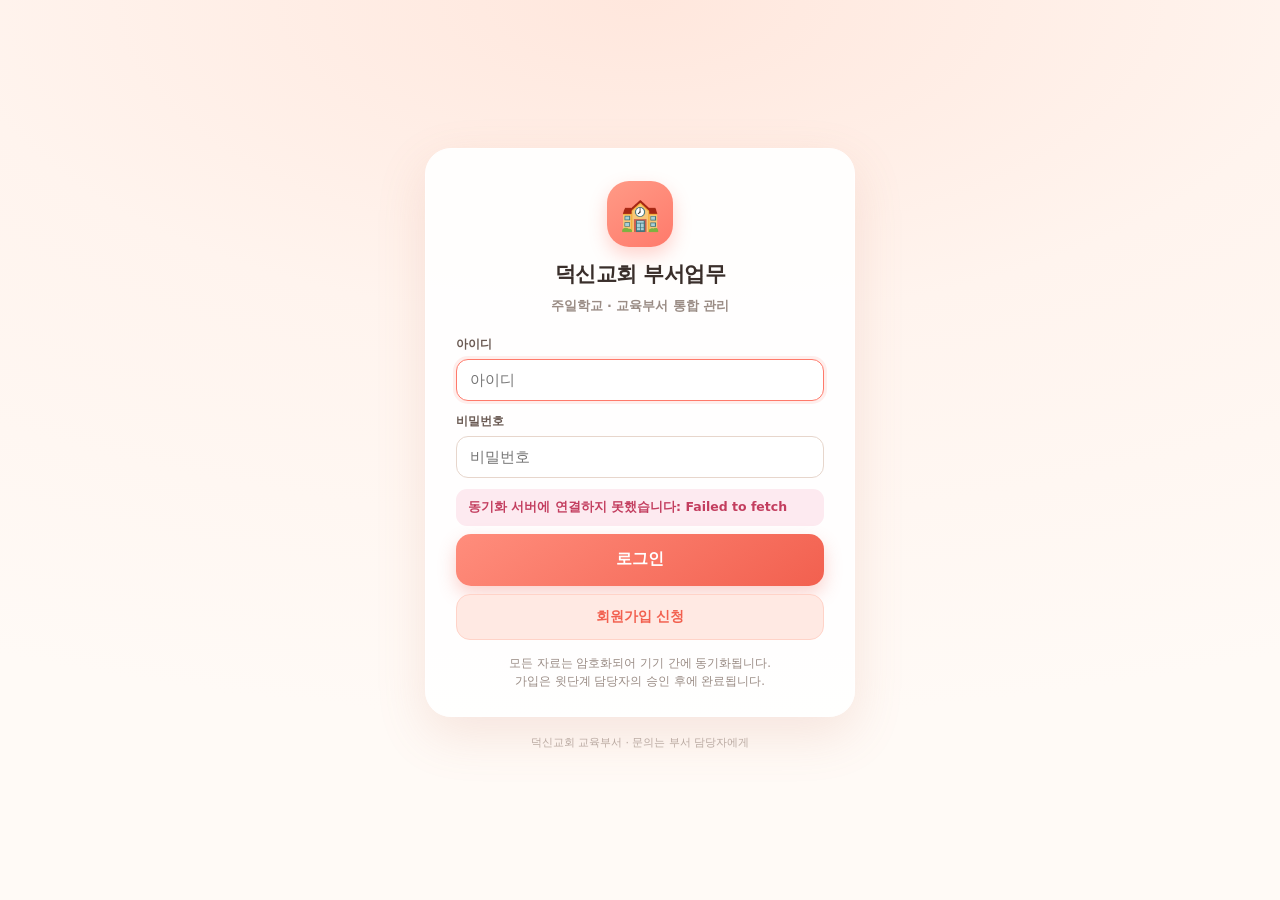
<file: edu/index.html>
<!doctype html>
<html lang="ko">
<head>
<meta charset="utf-8">
<meta name="viewport" content="width=device-width, initial-scale=1, viewport-fit=cover, maximum-scale=5">
<meta name="theme-color" content="#fff4ee">
<meta name="description" content="덕신교회 주일학교·교육부서 통합 관리 — 출석, 주일보고, 알림장, 부서 일정">
<meta name="apple-mobile-web-app-capable" content="yes">
<meta name="apple-mobile-web-app-status-bar-style" content="default">
<meta name="apple-mobile-web-app-title" content="덕신교회 부서업무">
<title>덕신교회 부서업무</title>
<link rel="manifest" href="manifest.json">
<link rel="icon" href="icons/favicon-32.png" sizes="32x32">
<link rel="apple-touch-icon" href="icons/apple-touch-icon.png">
<link rel="stylesheet" href="style.css">
</head>
<body>
<div id="root"></div>
<div id="modalRoot" style="display:none"></div>
<div id="toastWrap"></div>
<script>window.__EDU_SYNC_URL__ = 'https://script.google.com/macros/s/AKfycbx6LAfuhJ_TnfcWdbBiyYJFxmAkyymAB3pSGFXQozoBGJNsmBZpGsM1NhG3ME5XgTzm/exec';</script>
<script src="jszip.min.js"></script>
<script src="sheet-import.js"></script>
<script src="core.js"></script>
<script src="ui.js"></script>
<script src="features.js"></script>
<script src="extra.js"></script>
<script src="school.js"></script>
<script src="ledger-report.js"></script>
<script src="ledger-import.js"></script>
<script src="plansheet.js"></script>
<script src="talent.js"></script>
<script src="app.js"></script>
<script>
/* 오프라인·APK 캐시 (홈 화면/웹뷰에서도 열리도록) */
if ('serviceWorker' in navigator && location.protocol === 'https:') {
  window.addEventListener('load', function () {
    navigator.serviceWorker.register('sw.js').catch(function () { });
  });
}
</script>
</body>
</html>
</file>
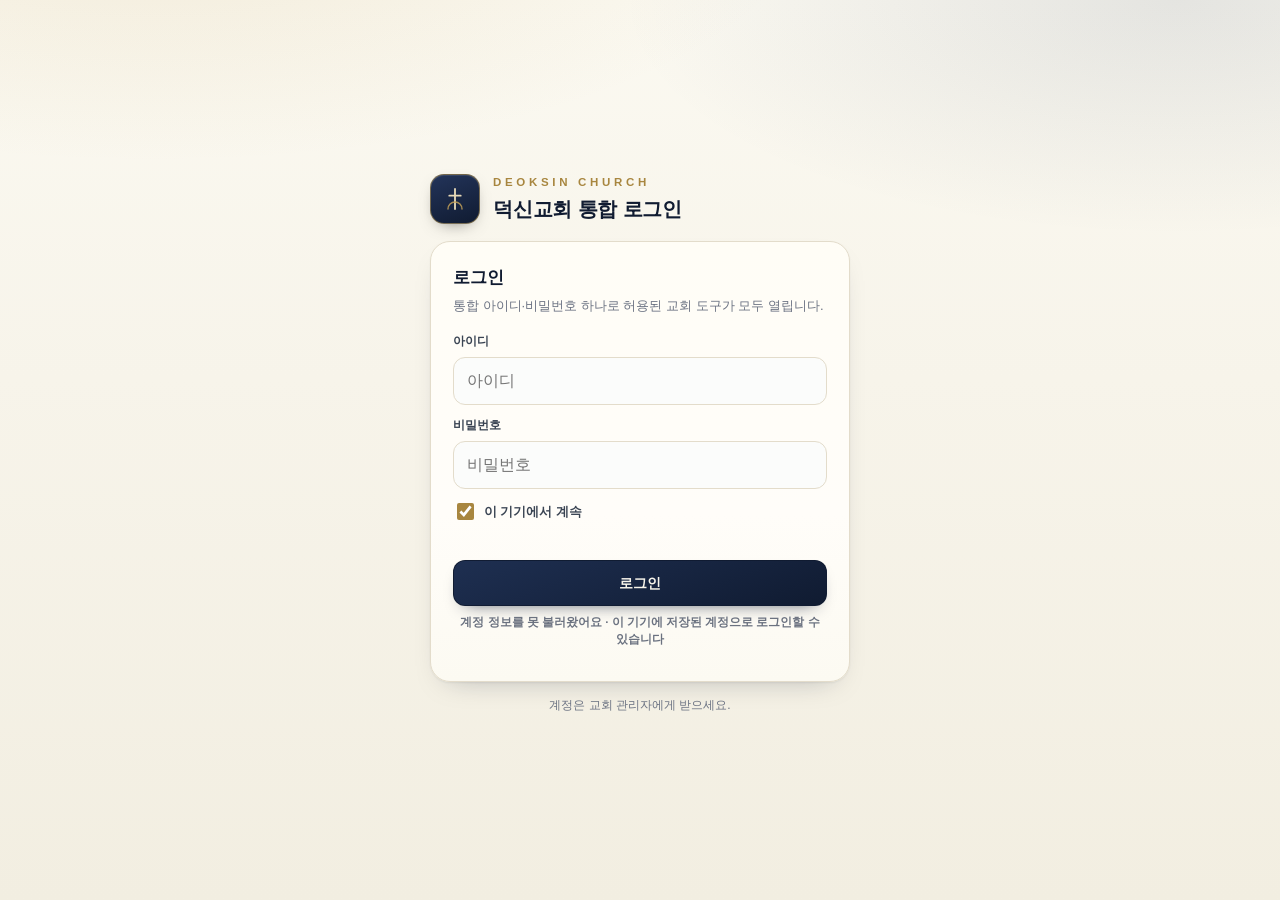
<file: portal/index.html>
<!DOCTYPE html>
<html lang="ko">
<head>
<meta charset="utf-8">
<meta name="viewport" content="width=device-width, initial-scale=1, viewport-fit=cover">
<title>덕신교회 통합 포털</title>
<meta name="description" content="덕신교회 금전출납부 · 재정보고 변환 · 중보기도문 변환을 한 번의 로그인으로 여는 교회 행정 포털.">
<meta name="robots" content="noindex, nofollow">
<meta name="color-scheme" content="light">
<meta name="theme-color" content="#101b31">
<meta name="apple-mobile-web-app-capable" content="yes">
<meta name="mobile-web-app-capable" content="yes">
<meta name="apple-mobile-web-app-status-bar-style" content="black-translucent">
<meta name="apple-mobile-web-app-title" content="덕신교회">
<meta name="format-detection" content="telephone=no">
<link rel="manifest" href="manifest.webmanifest">
<link rel="icon" href="icons/favicon-32.png" sizes="32x32" type="image/png">
<link rel="apple-touch-icon" href="icons/apple-touch-icon.png" sizes="180x180">
<style>
  :root{
    --navy:#101b31;
    --navy-2:#16233f;
    --navy-3:#1e2f51;
    --ivory:#f7f4ea;
    --ivory-2:#fffdf6;
    --gold:#c2a058;
    --gold-2:#a8863f;
    --gold-soft:#e7d9b8;
    --ink:#1b2434;
    --ink-2:#3a4453;
    --muted:#6c7383;
    --line:#e3dccb;
    --line-2:#efe9db;
    --danger:#b4463b;
    --ok:#4d6b43;
    --shadow:0 1px 2px rgba(16,27,49,.06), 0 12px 30px -18px rgba(16,27,49,.35);
    --radius:18px;
    --safe-b:env(safe-area-inset-bottom,0px);
  }
  *{box-sizing:border-box;-webkit-tap-highlight-color:transparent}
  html{-webkit-text-size-adjust:100%}
  body{
    margin:0;
    font-family:-apple-system,BlinkMacSystemFont,"Segoe UI","Apple SD Gothic Neo","Malgun Gothic","Noto Sans KR","Noto Sans CJK KR",sans-serif;
    color:var(--ink);
    background:var(--ivory);
    background-image:
      radial-gradient(1100px 420px at 12% -10%, rgba(194,160,88,.16), transparent 60%),
      radial-gradient(900px 380px at 92% 0%, rgba(30,47,81,.10), transparent 62%),
      linear-gradient(180deg,#fbf9f1 0%, #f7f4ea 42%, #f2eee1 100%);
    min-height:100vh;
    line-height:1.6;
    -webkit-font-smoothing:antialiased;
  }
  a{color:inherit}
  button{font:inherit;color:inherit}
  [hidden]{display:none !important}
  .wrap{max-width:1040px;margin:0 auto;padding:0 18px}

  /* ── 로그인 ─────────────────────────────────────────── */
  #gate,#setup{min-height:100vh;min-height:100dvh;display:flex;align-items:center;justify-content:center;
        padding:30px 16px calc(30px + var(--safe-b))}
  .gate-card{width:100%;max-width:420px}
  .gate-brand{display:flex;align-items:center;gap:13px;margin:0 0 16px}
  .mark{width:50px;height:50px;flex:none;border-radius:14px;
        background:linear-gradient(160deg,#23345a,#101b31);
        border:1px solid rgba(194,160,88,.55);display:grid;place-items:center;
        box-shadow:inset 0 1px 0 rgba(255,255,255,.10), 0 6px 18px -10px rgba(0,0,0,.7)}
  .mark svg{width:28px;height:28px;display:block}
  .gate-brand .kicker{font-size:11.5px;letter-spacing:.32em;text-transform:uppercase;color:var(--gold-2);margin:0 0 2px;font-weight:700}
  .gate-brand h1{margin:0;font-size:20px;font-weight:800;letter-spacing:-.01em;color:var(--navy)}
  .card{background:linear-gradient(180deg,var(--ivory-2),#fffdf9 62%,#fcfaf2);border:1px solid var(--line);
        border-radius:20px;box-shadow:var(--shadow);padding:22px}
  .authcard h2{margin:0 0 4px;font-size:17px;letter-spacing:-.01em;color:var(--navy)}
  .authcard .lead{margin:0 0 16px;font-size:13px;color:var(--muted);line-height:1.55}
  .field{margin-bottom:11px}
  .lbl{display:block;font-size:12px;font-weight:800;color:var(--ink-2);margin-bottom:6px}
  .inp{width:100%;height:48px;border:1px solid var(--line);border-radius:12px;padding:0 13px;
       background:#fbfcfb;outline:none;font-size:16px;color:var(--ink)}
  .inp:focus{border-color:var(--gold);background:#fff;box-shadow:0 0 0 3px rgba(194,160,88,.16)}
  .inp.sm{height:42px;font-size:15px;border-radius:10px}
  select.inp{height:44px;padding:0 10px}
  .authrow{display:flex;align-items:center;justify-content:space-between;gap:8px;margin:4px 0 10px;font-size:13px}
  .keep{display:inline-flex;align-items:center;gap:7px;color:var(--ink-2);font-weight:700;font-size:12.5px}
  .keep input{width:17px;height:17px;accent-color:var(--gold-2)}
  .authmsg{min-height:19px;font-size:12.5px;font-weight:800;color:var(--danger);margin:0 0 8px;line-height:1.4}
  .authmsg.ok{color:var(--ok);font-weight:700}
  .syncnote{font-size:11.5px;font-weight:600;color:#6b7280;text-align:center;margin-top:8px;line-height:1.45}
  .btn{appearance:none;border:0;cursor:pointer;display:inline-flex;align-items:center;justify-content:center;gap:6px;
       border-radius:12px;padding:0 16px;height:46px;font-size:14px;font-weight:800;text-decoration:none;white-space:nowrap}
  .btn.primary{width:100%;background:linear-gradient(160deg,var(--navy-3),var(--navy));color:var(--ivory);
               border:1px solid rgba(16,27,49,.9);box-shadow:0 8px 18px -12px rgba(16,27,49,.9)}
  .btn.line{background:#f5f0e3;color:#4d5464;border:1px solid var(--line)}
  .btn.soft{background:#efe9d9;color:#5a5033;border:1px solid #e2d9c3}
  .btn.danger{background:#fbeceb;color:var(--danger);border:1px solid #f0d2cf}
  .btn:disabled{opacity:.6;cursor:default}
  .btn.xs{height:34px;border-radius:9px;padding:0 11px;font-size:12.5px;font-weight:700}
  .btn-icon{width:38px;height:38px;padding:0;border-radius:11px;background:#f3eee1;color:#6a6f7c;border:1px solid var(--line)}
  .btn:focus-visible,.inp:focus-visible{outline:2px solid var(--gold-2);outline-offset:2px}

  /* ── 상단 ───────────────────────────────────────────── */
  header.masthead{
    background:
      radial-gradient(700px 260px at 78% -40%, rgba(194,160,88,.28), transparent 65%),
      linear-gradient(160deg, var(--navy-2) 0%, var(--navy) 58%, #0b1425 100%);
    color:var(--ivory);padding:22px 0;border-bottom:1px solid rgba(194,160,88,.42);position:relative}
  header.masthead::after{content:"";position:absolute;left:0;right:0;bottom:0;height:3px;
    background:linear-gradient(90deg,transparent,var(--gold) 22%,#efdcaf 50%,var(--gold) 78%,transparent);opacity:.85}
  .mast-in{display:flex;align-items:center;gap:14px;flex-wrap:wrap}
  .mast-in .brand{display:flex;align-items:center;gap:12px;min-width:0;flex:1}
  .brand h1{margin:0;font-size:19px;font-weight:800;letter-spacing:-.01em;line-height:1.25}
  .brand h1 .thin{font-weight:400;color:#cfd6e4}
  .brand .kicker{font-size:11px;letter-spacing:.3em;text-transform:uppercase;color:var(--gold-soft);margin:0 0 2px;font-weight:700}
  .who{display:flex;align-items:center;gap:9px;flex-wrap:wrap}
  .who .av{width:36px;height:36px;border-radius:11px;display:grid;place-items:center;font-weight:800;
           background:rgba(194,160,88,.18);border:1px solid rgba(194,160,88,.5);color:var(--gold-soft)}
  .who .nm{font-size:13.5px;font-weight:800;color:var(--ivory)}
  .who .tag{font-size:11px;font-weight:700;padding:2px 8px;border-radius:999px;background:rgba(194,160,88,.16);
            border:1px solid rgba(194,160,88,.42);color:var(--gold-soft)}
  .who .tag.gray{background:rgba(255,255,255,.07);border-color:rgba(255,255,255,.16);color:#c9d1e0}
  .mast-in .btn.small{height:36px;padding:0 12px;font-size:12.5px;background:rgba(255,255,255,.08);
                      border:1px solid rgba(255,255,255,.2);color:#e6e9f0;font-weight:700}

  /* ── 본문 ───────────────────────────────────────────── */
  main{padding:26px 0 12px}
  .toolbar{display:flex;flex-wrap:wrap;gap:12px;align-items:center;justify-content:space-between;margin-bottom:16px}
  .toolbar h2{margin:0;font-size:15px;font-weight:800;color:#2a3446;display:flex;align-items:center;gap:9px}
  .toolbar h2::before{content:"";width:4px;height:16px;border-radius:2px;background:linear-gradient(180deg,var(--gold),var(--gold-2))}
  .switch{display:inline-flex;align-items:center;gap:2px;padding:3px;border-radius:999px;background:#ede7d8;border:1px solid var(--line)}
  .switch button{appearance:none;border:0;background:transparent;cursor:pointer;font-size:12.5px;font-weight:700;color:#6a6f7c;
                 padding:6px 13px;border-radius:999px;white-space:nowrap}
  .switch button[aria-pressed="true"]{background:var(--ivory-2);color:var(--navy);box-shadow:0 1px 3px rgba(16,27,49,.16)}

  .grid{display:grid;gap:18px;grid-template-columns:repeat(3,minmax(0,1fr))}
  .appcard{position:relative;display:flex;flex-direction:column;background:linear-gradient(180deg,var(--ivory-2),#fffdf9 60%,#fcfaf2);
    border:1px solid var(--line);border-radius:var(--radius);padding:22px 22px 18px;box-shadow:var(--shadow);overflow:hidden;
    transition:transform .18s ease,box-shadow .18s ease,border-color .18s ease}
  .appcard::before{content:"";position:absolute;inset:0 0 auto 0;height:3px;
    background:linear-gradient(90deg,var(--gold-2),var(--gold) 45%,var(--gold-soft));opacity:.9}
  .appcard:hover{transform:translateY(-3px);border-color:var(--gold-soft);box-shadow:0 2px 4px rgba(16,27,49,.06),0 20px 38px -22px rgba(16,27,49,.5)}
  .appcard .ic{width:48px;height:48px;border-radius:13px;background:linear-gradient(155deg,var(--navy-3),var(--navy));
    display:grid;place-items:center;flex:none;box-shadow:inset 0 1px 0 rgba(255,255,255,.12);margin-bottom:14px}
  .appcard .ic svg{width:25px;height:25px;display:block}
  .appcard h3{margin:0 0 6px;font-size:17.5px;font-weight:800;letter-spacing:-.01em;color:var(--navy)}
  .appcard .path{font-size:11.5px;color:var(--gold-2);font-weight:800;letter-spacing:.06em;text-transform:uppercase;margin:0 0 10px}
  .appcard p.desc{margin:0 0 16px;font-size:13.5px;color:#4d5567;line-height:1.62;flex:1}
  .appcard .foot{display:flex;align-items:center;justify-content:space-between;gap:10px;padding-top:13px;border-top:1px solid var(--line-2)}
  .appcard .open{background:linear-gradient(160deg,var(--navy-3),var(--navy));color:var(--ivory);font-weight:800;
    border:1px solid rgba(16,27,49,.9);border-radius:11px;height:38px;padding:0 18px;font-size:13.5px}
  .recent{font-size:12px;color:var(--muted);display:inline-flex;align-items:center;gap:6px;min-width:0}
  .recent .dot{width:6px;height:6px;border-radius:50%;background:#c9c2b0;flex:none}
  .recent.has{color:#5b6b52}
  .recent.has .dot{background:#7d9a63;box-shadow:0 0 0 3px rgba(125,154,99,.16)}
  .empty-note{background:rgba(255,253,246,.8);border:1px dashed var(--line);border-radius:14px;padding:22px;text-align:center;color:var(--muted);font-size:13.5px}

  section.block{margin-top:26px}
  .panel{background:rgba(255,253,246,.86);border:1px solid var(--line);border-radius:16px;padding:18px}
  .panel-h{display:flex;flex-wrap:wrap;gap:8px 12px;align-items:center;justify-content:space-between;margin-bottom:12px}
  .panel-h h3{margin:0;font-size:14px;font-weight:800;color:var(--navy);display:flex;align-items:center;gap:8px}
  .panel-h h3 svg{width:17px;height:17px;color:var(--gold-2)}
  .panel-h .sub{font-size:12px;color:var(--muted)}
  .panel p{margin:0 0 8px;font-size:12.9px;color:#535b6c;line-height:1.68}
  .panel p:last-child{margin-bottom:0}
  .hint{font-size:12px;color:var(--muted);line-height:1.6}

  /* 사용자 관리 */
  .urow{border:1px solid var(--line-2);border-radius:13px;background:var(--ivory-2);padding:12px 13px;margin-bottom:9px}
  .urow.me{border-color:var(--gold-soft);background:#fffdf5}
  .urow .ut{display:flex;align-items:center;gap:7px;flex-wrap:wrap}
  .urow .ut b{font-size:14px;color:var(--navy)}
  .urow .uid{font-size:11.5px;color:var(--muted);font-family:ui-monospace,SFMono-Regular,Menlo,monospace}
  .tag{font-size:11px;font-weight:800;padding:2px 8px;border-radius:999px;background:#eaf1e4;border:1px solid #c8d9ba;color:#46603a}
  .tag.gray{background:#f1eee6;border-color:#e3dccb;color:#6b7080}
  .tag.warn{background:#fdf3e2;border-color:#efdcb8;color:#8a6a24}
  .menusel{display:flex;flex-wrap:wrap;gap:4px 12px;margin-top:8px}
  .mopt{display:inline-flex;align-items:center;gap:6px;font-size:12.5px;font-weight:700;color:var(--ink-2)}
  .mopt input{width:16px;height:16px;accent-color:var(--gold-2)}
  .acts{display:flex;flex-wrap:wrap;gap:6px;margin-top:9px}
  .ureset{display:flex;flex-wrap:wrap;gap:6px;margin-top:8px}
  .ureset .inp{flex:1;min-width:150px}
  .addbox{margin-top:14px;border-top:1px dashed var(--line);padding-top:14px}
  .addbox .row2{display:grid;grid-template-columns:1fr 1fr;gap:8px}
  .addbox .row3{display:grid;grid-template-columns:1fr 1fr 1fr;gap:8px;margin-top:8px}
  .addbox .lab{margin-top:10px}
  .credrow{display:grid;grid-template-columns:96px 1fr 1fr;gap:6px;align-items:center;margin-top:6px}
  .credrow .cn{font-size:12px;font-weight:800;color:var(--ink-2)}
  details.adv{margin-top:10px}
  details.adv summary{cursor:pointer;font-size:12.5px;font-weight:800;color:#5a5033}
  .statusline{font-size:11.5px;color:var(--muted);margin-top:8px}

  footer.site{margin-top:26px;padding:20px 0 34px;border-top:1px solid #e7e1d2;display:flex;flex-wrap:wrap;gap:8px 16px;
    align-items:center;justify-content:space-between;font-size:12px;color:#8b8f9a}

  .toast{position:fixed;left:50%;bottom:24px;transform:translate(-50%,14px);background:rgba(16,27,49,.95);color:#f6f2e6;
    border:1px solid rgba(194,160,88,.45);padding:10px 18px;border-radius:11px;font-size:13px;font-weight:700;
    opacity:0;pointer-events:none;transition:opacity .2s,transform .2s;z-index:40;max-width:calc(100% - 40px);text-align:center}
  .toast.show{opacity:1;transform:translate(-50%,0)}
  .toast.err{background:rgba(122,38,32,.96);border-color:rgba(255,190,180,.5)}

  .permblock{position:fixed;inset:0;z-index:60;display:none;align-items:center;justify-content:center;padding:24px;
    background:rgba(16,27,49,.86)}
  .permblock.on{display:flex}
  .permblock .box{max-width:380px;background:var(--ivory-2);border:1px solid var(--gold);border-radius:18px;padding:24px;text-align:center}
  .permblock h3{margin:0 0 8px;font-size:17px;color:var(--navy)}
  .permblock p{margin:0 0 16px;font-size:13px;color:#535b6c;line-height:1.6}

  @media (max-width:900px){ .grid{grid-template-columns:repeat(2,minmax(0,1fr))} }
  @media (max-width:640px){
    .grid{grid-template-columns:1fr;gap:14px}
    .appcard{padding:18px 17px 16px}
    .mast-in{gap:10px}
    .who{width:100%}
    .addbox .row2,.addbox .row3{grid-template-columns:1fr}
    .credrow{grid-template-columns:1fr;gap:4px}
    footer.site{flex-direction:column;align-items:flex-start}
  }
  @media (prefers-reduced-motion:reduce){*{transition:none!important;animation:none!important}}
</style>
</head>
<body data-view="gate">

<!-- ══════════════════ 로그인 ══════════════════ -->
<div id="gate">
  <div class="gate-card">
    <div class="gate-brand">
      <div class="mark" aria-hidden="true">
        <svg viewBox="0 0 32 32" fill="none" aria-hidden="true">
          <path d="M16 4.5v23" stroke="#e7d9b8" stroke-width="2.1" stroke-linecap="round"/>
          <path d="M9.5 12.2h13" stroke="#e7d9b8" stroke-width="2.1" stroke-linecap="round"/>
          <path d="M8 27.5c0-4.4 3.6-8 8-8s8 3.6 8 8" stroke="#c2a058" stroke-width="1.6" stroke-linecap="round" opacity=".85"/>
        </svg>
      </div>
      <div>
        <p class="kicker">Deoksin Church</p>
        <h1>덕신교회 통합 로그인</h1>
      </div>
    </div>
    <div class="card authcard">
      <h2 id="gate-title">로그인</h2>
      <p class="lead" id="gate-lead">통합 아이디·비밀번호 하나로 허용된 교회 도구가 모두 열립니다.</p>
      <form id="login-form" autocomplete="on">
        <div class="field">
          <label class="lbl" for="login-id">아이디</label>
          <input class="inp" id="login-id" name="username" type="text" autocomplete="username"
                 autocapitalize="none" autocorrect="off" spellcheck="false" placeholder="아이디">
        </div>
        <div class="field">
          <label class="lbl" for="login-pw">비밀번호</label>
          <input class="inp" id="login-pw" name="password" type="password" autocomplete="current-password"
                 autocapitalize="none" autocorrect="off" spellcheck="false" placeholder="비밀번호">
        </div>
        <div class="authrow">
          <label class="keep"><input type="checkbox" id="login-keep" checked> 이 기기에서 계속</label>
        </div>
        <p class="authmsg" id="login-msg" role="alert"></p>
        <button class="btn primary" type="submit" id="login-btn" disabled>로그인</button>
      </form>
      <p class="syncnote" id="sync-note"></p>
    </div>
    <p class="hint" style="text-align:center;margin-top:14px">계정은 교회 관리자에게 받으세요.</p>
  </div>
</div>

<!-- ══════════════════ 처음 설정 (관리자 확인) ══════════════════ -->
<div id="setup" hidden>
  <div class="gate-card">
    <div class="gate-brand">
      <div class="mark" aria-hidden="true">
        <svg viewBox="0 0 32 32" fill="none" aria-hidden="true">
          <path d="M16 4.5v23" stroke="#e7d9b8" stroke-width="2.1" stroke-linecap="round"/>
          <path d="M9.5 12.2h13" stroke="#e7d9b8" stroke-width="2.1" stroke-linecap="round"/>
          <path d="M8 27.5c0-4.4 3.6-8 8-8s8 3.6 8 8" stroke="#c2a058" stroke-width="1.6" stroke-linecap="round" opacity=".85"/>
        </svg>
      </div>
      <div>
        <p class="kicker">Deoksin Church</p>
        <h1>덕신교회 통합 로그인</h1>
      </div>
    </div>
    <div class="card authcard">
      <h2>처음 설정</h2>
      <p class="lead">금전출납부 관리자로 확인한 뒤, 통합 포털의 관리자 계정을 만듭니다.</p>
      <form id="setup-form" autocomplete="on">
        <div class="field">
          <label class="lbl" for="su-id">금전출납부 관리자 아이디</label>
          <input class="inp" id="su-id" type="text" value="admin" autocomplete="username"
                 autocapitalize="none" autocorrect="off" spellcheck="false">
        </div>
        <div class="field">
          <label class="lbl" for="su-pw">금전출납부 관리자 비밀번호</label>
          <input class="inp" id="su-pw" type="password" autocomplete="current-password"
                 autocapitalize="none" autocorrect="off" spellcheck="false" placeholder="비밀번호">
        </div>
        <p class="authmsg" id="su-msg" role="alert"></p>
        <button class="btn primary" type="submit" id="su-btn" disabled>관리자로 확인하고 시작</button>
      </form>
      <p class="syncnote">이 비밀번호는 통합 포털 관리자 비밀번호로도 쓰입니다.</p>
    </div>
    <p class="hint" style="text-align:center;margin-top:14px">이미 계정이 있다면 <a href="#" id="setup-back">로그인 화면으로</a></p>
  </div>
</div>

<!-- ══════════════════ 대시보드 ══════════════════ -->
<div id="dash" hidden>
  <header class="masthead">
    <div class="wrap mast-in">
      <div class="brand">
        <div class="mark" aria-hidden="true">
          <svg viewBox="0 0 32 32" fill="none" aria-hidden="true">
            <path d="M16 4.5v23" stroke="#e7d9b8" stroke-width="2.1" stroke-linecap="round"/>
            <path d="M9.5 12.2h13" stroke="#e7d9b8" stroke-width="2.1" stroke-linecap="round"/>
            <path d="M8 27.5c0-4.4 3.6-8 8-8s8 3.6 8 8" stroke="#c2a058" stroke-width="1.6" stroke-linecap="round" opacity=".85"/>
          </svg>
        </div>
        <div style="min-width:0">
          <p class="kicker">Deoksin Church</p>
          <h1>덕신교회 <span class="thin">통합 포털</span></h1>
        </div>
      </div>
      <div class="who">
        <span class="av" id="who-av">—</span>
        <span class="nm" id="who-name">—</span>
        <span class="tag gray" id="who-role">—</span>
        <button class="btn small" type="button" id="btn-logout">로그아웃</button>
      </div>
    </div>
  </header>

  <main class="wrap">
    <div class="toolbar">
      <h2>교회 행정 도구</h2>
      <div class="switch" role="group" aria-label="앱을 여는 방식">
        <button type="button" id="pref-new" aria-pressed="true">새 탭</button>
        <button type="button" id="pref-same" aria-pressed="false">현재 창</button>
      </div>
    </div>

    <div class="grid" id="apps"></div>
    <div id="apps-none" class="empty-note" hidden>아직 사용할 수 있는 도구가 없습니다. 관리자에게 권한을 요청하세요.</div>

    <!-- 관리자: 사용자 관리 -->
    <section class="block" id="sec-users" hidden>
      <div class="panel">
        <div class="panel-h">
          <h3>
            <svg viewBox="0 0 20 20" fill="none"><circle cx="10" cy="7" r="3.2" stroke="currentColor" stroke-width="1.6"/>
            <path d="M3.6 17c.6-3.2 3.1-5 6.4-5s5.8 1.8 6.4 5" stroke="currentColor" stroke-width="1.6" stroke-linecap="round"/></svg>
            사용자 관리 <span class="sub" id="users-count"></span>
          </h3>
          <span class="sub">관리자 전용 · 앱마다 사용할 사람만 체크</span>
        </div>
        <div id="users-list"></div>

        <div class="addbox">
          <h3 style="margin:0 0 10px;font-size:13.5px;color:var(--navy)">＋ 사용자 추가</h3>
          <div class="row2">
            <div><label class="lbl" for="nu-id">아이디</label>
              <input class="inp sm" id="nu-id" type="text" autocomplete="off" autocapitalize="none" spellcheck="false" placeholder="영문·숫자 2~20자"></div>
            <div><label class="lbl" for="nu-name">이름</label>
              <input class="inp sm" id="nu-name" type="text" autocomplete="off" placeholder="예: 김집사"></div>
          </div>
          <div class="row3">
            <div><label class="lbl" for="nu-pw">비밀번호</label>
              <input class="inp sm" id="nu-pw" type="password" autocomplete="new-password" placeholder="6자 이상"></div>
            <div><label class="lbl" for="nu-role">권한</label>
              <select class="inp sm" id="nu-role">
                <option value="user">사용자</option>
                <option value="admin">관리자</option>
              </select></div>
            <div><label class="lbl">사용할 앱</label>
              <div class="menusel" id="nu-apps" style="margin-top:2px"></div></div>
          </div>
          <p class="hint" style="margin-top:10px">이 아이디·비밀번호 하나로 금전출납부·재정보고·중보기도문이 모두 열립니다. 앱마다 따로 정할 비밀번호는 없습니다.</p>
          <div style="margin-top:12px;display:flex;gap:8px;flex-wrap:wrap">
            <button class="btn soft" type="button" id="btn-add-user" style="height:42px">사용자 추가</button>
            <button class="btn line" type="button" id="btn-sync-pull" style="height:42px">☁️ 시트에서 새로 받기</button>
            <button class="btn line" type="button" id="btn-sync-push" style="height:42px">☁️ 이 기기 기준으로 올리기</button>
          </div>
          <p class="statusline" id="sync-state"></p>
        </div>
      </div>
    </section>

    <!-- 내 계정 -->
    <section class="block" id="sec-account">
      <div class="panel">
        <div class="panel-h">
          <h3>
            <svg viewBox="0 0 20 20" fill="none"><circle cx="10" cy="7" r="3.2" stroke="currentColor" stroke-width="1.6"/>
            <path d="M3.6 17c.6-3.2 3.1-5 6.4-5s5.8 1.8 6.4 5" stroke="currentColor" stroke-width="1.6" stroke-linecap="round"/></svg>
            내 계정
          </h3>
          <span class="sub" id="acc-apps"></span>
        </div>
        <p class="hint">아이디 <b id="acc-id">—</b> · 이름 <b id="acc-name">—</b></p>
        <p class="hint" style="margin-top:6px">통합 아이디·비밀번호 <b>하나</b>로 금전출납부·재정보고·중보기도문이 모두 열립니다.</p>
        <div style="margin-top:10px;display:flex;gap:8px;flex-wrap:wrap">
          <button class="btn line xs" type="button" id="btn-pw-open" style="height:36px">통합 비밀번호 변경</button>
        </div>

        <div id="pw-panel" hidden style="margin-top:12px">
          <div class="row3" style="display:grid;gap:8px;grid-template-columns:1fr 1fr 1fr">
            <input class="inp sm" id="pw-cur" type="password" autocomplete="current-password" placeholder="지금 비밀번호">
            <input class="inp sm" id="pw-new" type="password" autocomplete="new-password" placeholder="새 비밀번호 (6자 이상)">
            <input class="inp sm" id="pw-new2" type="password" autocomplete="new-password" placeholder="새 비밀번호 확인">
          </div>
          <div style="margin-top:8px;display:flex;gap:8px;align-items:center">
            <button class="btn soft xs" type="button" id="btn-pw-save" style="height:36px">저장</button>
            <button class="btn line xs" type="button" id="btn-pw-close" style="height:36px">닫기</button>
            <span class="hint" id="pw-msg" style="color:var(--danger)"></span>
          </div>
        </div>


      </div>
    </section>

    <footer class="site">
      <span>덕신교회 · 교회 행정 도구 모음</span>
      <span id="foot-ver">통합 포털 v3.0 · 통합 아이디 하나로 모든 도구 · 계정과 권한은 암호화 시트로 기기 간 동기화</span>
    </footer>
  </main>
</div>

<div class="toast" id="toast" role="status" aria-live="polite"></div>
<div class="permblock" id="permblock">
  <div class="box">
    <h3>권한이 없는 도구입니다</h3>
    <p id="permblock-msg">이 계정에는 이 도구를 쓸 권한이 없습니다.<br>관리자에게 요청하세요.</p>
    <a class="btn primary" href="./" style="width:100%">⛪ 교회포털로 돌아가기</a>
  </div>
</div>

<script>
(function () {
  'use strict';

  /* ═══════════════════════════════════════════════════════
     0. 기본값
     ═══════════════════════════════════════════════════════ */
  var APPS = [
    { id:'ledger', name:'금전출납부',      path:'../',        kind:'장부 · 영수증 · 출력',
      desc:'수입·지출 기록과 영수증 사진, 월별 출납부표 인쇄까지 한 곳에서. 여러 기기가 같은 장부를 봅니다.' },
    { id:'ppt',    name:'재정보고 변환',   path:'../ppt/',    kind:'한글 → PPTX',
      desc:'분기별 한글 재정보고를 파워포인트로 바꿔 줍니다. 관·항 단위로 나누고 프로젝터용으로 크게 키웁니다.' },
    { id:'prayer', name:'중보기도문 변환', path:'../prayer/', kind:'한글 → PPTX',
      desc:'매월 공동체 중보기도문을 예배용 파워포인트로. 월별 배경, 영역별 글꼴, 자동 쪽 나눔을 지원합니다.' }
  ];
  var APP_IDS = APPS.map(function (a) { return a.id; });
  var APP_LABEL = { ledger:'금전출납부', ppt:'재정보고 변환', prayer:'중보기도문 변환' };

  /* 계정·권한 문서를 두는 곳 — 기존 교회 암호화 시트(중보기도문 동기화)의 전용 슬롯.
     · 비밀번호는 평문 없이 PBKDF2 해시만, 앱 입장 비밀번호는 사용자 비밀번호에서 뽑은 열쇠로 암호화해 둡니다.
     · 모든 기기가 같은 문서를 읽으므로 사용자·권한이 기기마다 같습니다. */
  var SYNC_URL = 'https://script.google.com/macros/s/AKfycbzITQche-urPlVaPyJUGNg4gJlHmK8cUnSSgJS6GKQIkZpItw6UmY-NSELSV4bjRdwO/exec';
  var SLOT = 'portal-acct';
  /* 금전출납부 계정·토큰 (같은 교회 서버) */
  var LEDGER_URL = 'https://script.google.com/macros/s/AKfycbwyS5AWgCcTvLmvIHcpI_r_AoBE8Xx_mSvz_q_KJyg0nuyqHBP_xBJdhS1V1-F2kaHR/exec';
  var LEDGER_AUTH_KEY = 'church-ledger-auth-v1';

  var K_SSO = 'dkp.sso.v1';        /* 앱들이 읽는 통합 로그인 표 */
  var K_PASS = 'dkp.pass.v1';      /* 통합 비밀번호 하나를 이 기기에서만 풀리는 봉인에 담아 둔다(앱 자동 입장용) */
  var K_SEAL = 'dkp.seal.v1';      /* 예전 '앱별 비밀번호' 봉인 — 더 이상 쓰지 않고 지운다 */
  var K_SESS = 'dkp.sess.v1';      /* 포털 자체 세션(계속 쓰기) */
  var K_DOC = 'dkp.doc.v1';        /* 마지막으로 받은 계정 문서(오프라인 대비) */
  var K_RECENT = 'dkp.recent.v1';
  var K_OPEN = 'dkp.opennew.v1';
  var ITERS = 210000;
  var BLOCK_SSO = 'dkp.block.v1';  /* 앱이 읽는 '권한 없음' 표시 */

  /* ═══════════════════════════════════════════════════════
     1. 작은 도구들
     ═══════════════════════════════════════════════════════ */
  function $(s) { return document.querySelector(s); }
  function $$(s) { return Array.prototype.slice.call(document.querySelectorAll(s)); }
  function esc(s) {
    return String(s == null ? '' : s).replace(/[&<>"']/g, function (c) {
      return { '&':'&amp;', '<':'&lt;', '>':'&gt;', '"':'&quot;', "'":'&#39;' }[c];
    });
  }
  function normId(v) { return String(v == null ? '' : v).trim().toLowerCase(); }
  /* 관리자 계정 아이디 — 2026-11-27 phs7604 로 통일 (옛 admin 도 관리자로 본다) */
  function isAdminId(v) { var n = normId(v); return n === 'admin' || n === 'phs7604'; }
  function toast(msg, isErr) {
    var t = $('#toast');
    if (!t) return;
    t.textContent = msg;
    t.className = 'toast show' + (isErr ? ' err' : '');
    clearTimeout(toast._t);
    toast._t = setTimeout(function () { t.className = 'toast' + (isErr ? ' err' : ''); }, 2800);
  }
  function setMsg(el, txt, ok) {
    if (!el) return;
    el.className = 'authmsg' + (txt && ok ? ' ok' : '');
    el.textContent = txt || '';
  }
  function jget(k, d) {
    try { var r = localStorage.getItem(k); return r === null ? d : JSON.parse(r); } catch (e) { return d; }
  }
  function jset(k, v) { try { localStorage.setItem(k, JSON.stringify(v)); } catch (e) {} }
  function jrm(k) { try { localStorage.removeItem(k); } catch (e) {} }

  var b64 = {
    enc: function (bytes) {
      var s = '', a = new Uint8Array(bytes);
      for (var i = 0; i < a.length; i++) s += String.fromCharCode(a[i]);
      return btoa(s);
    },
    dec: function (str) {
      var s = atob(String(str || '')), a = new Uint8Array(s.length);
      for (var i = 0; i < s.length; i++) a[i] = s.charCodeAt(i);
      return a;
    }
  };
  function hex(buf) {
    return Array.prototype.map.call(new Uint8Array(buf), function (b) {
      return ('00' + b.toString(16)).slice(-2);
    }).join('');
  }
  function enc(s) { return new TextEncoder().encode(s); }
  function dec(b) { return new TextDecoder().decode(b); }

  var HAS_CRYPTO = !!(window.crypto && crypto.subtle);

  async function pbkdf2Bits(pw, saltStr, iters) {
    var base = await crypto.subtle.importKey('raw', enc(String(pw)), 'PBKDF2', false, ['deriveBits']);
    var bits = await crypto.subtle.deriveBits(
      { name:'PBKDF2', salt:enc(String(saltStr)), iterations:iters || ITERS, hash:'SHA-256' }, base, 256);
    return new Uint8Array(bits);
  }
  async function pbkdf2Hex(pw, saltStr) { return hex(await pbkdf2Bits(pw, saltStr)); }
  async function keyFromBits(bits) {
    return crypto.subtle.importKey('raw', bits, { name:'AES-GCM' }, false, ['encrypt', 'decrypt']);
  }
  async function aesEnc(key, obj) {
    var iv = crypto.getRandomValues(new Uint8Array(12));
    var ct = await crypto.subtle.encrypt({ name:'AES-GCM', iv:iv }, key, enc(JSON.stringify(obj)));
    return { iv: b64.enc(iv), ct: b64.enc(ct) };
  }
  async function aesDec(key, box) {
    var pt = await crypto.subtle.decrypt(
      { name:'AES-GCM', iv:b64.dec(box.iv) }, key, b64.dec(box.ct));
    return JSON.parse(dec(pt));
  }
  function newSalt() { return hex(crypto.getRandomValues(new Uint8Array(16))); }

  /* 이 기기 전용 열쇠 (IndexedDB · 꺼낼 수 없는 CryptoKey) */
  var DB_NAME = 'dkp-dev', STORE = 'k', DEV_ID = 'dev';
  function dbOpen() {
    return new Promise(function (res, rej) {
      var rq = indexedDB.open(DB_NAME, 1);
      rq.onupgradeneeded = function () {
        if (!rq.result.objectStoreNames.contains(STORE)) rq.result.createObjectStore(STORE);
      };
      rq.onsuccess = function () { res(rq.result); };
      rq.onerror = function () { rej(rq.error); };
    });
  }
  async function devKey(create) {
    var db = await dbOpen();
    var got = await new Promise(function (res) {
      var tx = db.transaction(STORE, 'readonly');
      var rq = tx.objectStore(STORE).get(DEV_ID);
      rq.onsuccess = function () { res(rq.result || null); };
      rq.onerror = function () { res(null); };
    });
    if (got && got.key) return got.key;
    if (!create) return null;
    var key = await crypto.subtle.generateKey({ name:'AES-GCM', length:256 }, false, ['encrypt', 'decrypt']);
    await new Promise(function (res) {
      var tx = db.transaction(STORE, 'readwrite');
      tx.objectStore(STORE).put({ key:key, at:Date.now() }, DEV_ID);
      tx.oncomplete = function () { res(true); };
      tx.onerror = function () { res(false); };
    });
    return key;
  }

  /* ═══════════════════════════════════════════════════════
     2. 서버(구글 시트) · 금전출납부 계정
     ═══════════════════════════════════════════════════════ */
  function postJSON(url, payload, ms) {
    var ctl = (typeof AbortController !== 'undefined') ? new AbortController() : null;
    var t = setTimeout(function () { if (ctl) ctl.abort(); }, ms || 15000);
    return fetch(url, {
      method:'POST', cache:'no-store', redirect:'follow',
      headers:{ 'Content-Type':'text/plain;charset=utf-8' },
      body: JSON.stringify(payload),
      signal: ctl ? ctl.signal : undefined
    }).then(function (r) {
      if (!r.ok) throw new Error('HTTP ' + r.status);
      return r.text();
    }).then(function (txt) {
      clearTimeout(t);
      var j = null;
      try { j = JSON.parse(txt); } catch (e) { throw new Error('응답을 읽지 못했습니다'); }
      return j;
    }).catch(function (e) { clearTimeout(t); throw e; });
  }

  function docPull() {
    /* 계정 문서는 금전출납부 서버를 거쳐 읽습니다(중보기도문 시트의 portal-acct 슬롯). */
    return postJSON(LEDGER_URL, { action:'portal_get', token: (state.ledgerTok || '') }, 15000).then(function (j) {
      if (!j || j.ok !== true) throw new Error((j && (j.message || j.error)) || '시트를 읽지 못했습니다');
      var rows = j.rows || [];
      if (!rows.length) return null;
      try { return JSON.parse(rows[0].data); } catch (e) { return null; }
    });
  }
  function docPush(doc) {
    return postJSON(LEDGER_URL, {
      action:'portal_put', token: (state.ledgerTok || ''),
      rows:[ { key:'main', data:JSON.stringify(doc), updatedAt:doc.updatedAt || Date.now() } ]
    }, 20000).then(function (j) {
      if (!j || j.ok !== true) throw new Error((j && (j.message || j.error)) || '시트에 올리지 못했습니다');
      return j;
    });
  }

  function ledgerCall(payload) {
    return postJSON(LEDGER_URL, payload, 20000).then(function (j) {
      if (!j) throw new Error('금전출납부 서버 응답이 비었습니다');
      return j;
    });
  }

  /* ═══════════════════════════════════════════════════════
     3. 계정 문서
     ═══════════════════════════════════════════════════════ */
  var state = { doc:null, user:null, pw:'', adminTok:'', ledgerTok:'', syncAt:0, syncErr:'', busy:false };

  function cleanDoc(d) {
    if (!d || typeof d !== 'object' || !Array.isArray(d.users)) return { v:2, users:[], deletedIds:[], updatedAt:0 };
    d.v = 2;
    if (!Array.isArray(d.deletedIds)) d.deletedIds = [];
    d.usersRaw = null;
    d.users = d.users.filter(function (u) {
      if (!u || typeof u.id !== 'string' || !u.id) return false;
      u.id = normId(u.id);
      u.name = String(u.name || u.id).slice(0, 20);
      u.role = (u.role === 'admin') ? 'admin' : 'user';
      u.apps = Array.isArray(u.apps) ? u.apps.filter(function (a) { return APP_IDS.indexOf(a) >= 0; }) : [];
      u.active = (u.active !== false);
      u.updatedAt = Number(u.updatedAt) || 0;
      return true;
    });
    return d;
  }

  async function loadDoc(opts) {
    opts = opts || {};
    var doc = null, err = '';
    if (!opts.offlineOnly) {
      try {
        doc = cleanDoc(await docPull());
        state.syncAt = Date.now();
        state.syncErr = '';
        if (doc && doc.users.length) jset(K_DOC, doc);
      } catch (e) {
        err = (e && e.message) || '시트에 연결하지 못했습니다';
        state.syncErr = err;
        doc = null;
      }
    }
    if (!doc || !doc.users.length) {
      var cache = jget(K_DOC, null);
      if (cache) doc = cleanDoc(cache);
    }
    if (!doc) doc = { v:2, users:[], deletedIds:[], updatedAt:0 };
    state.doc = doc;
    paintSyncNote();
    return doc;
  }

  function mergeDocs(local, remote) {
    if (!remote || !Array.isArray(remote.users)) return local;
    var byId = {}, i;
    for (i = 0; i < remote.users.length; i++) byId[remote.users[i].id] = remote.users[i];
    for (i = 0; i < local.users.length; i++) {
      var lu = local.users[i], ru = byId[lu.id];
      if (!ru || (lu.updatedAt || 0) >= (ru.updatedAt || 0)) byId[lu.id] = lu;
    }
    var del = {};
    (local.deletedIds || []).concat(remote.deletedIds || []).forEach(function (x) { if (x) del[normId(x)] = 1; });
    /* 이 기기에 다시 만들어 둔 계정은 삭제 목록보다 우선한다 */
    (local.users || []).forEach(function (u) { if (u && u.id) delete del[u.id]; });
    var out = Object.keys(byId).map(function (k) { return byId[k]; })
      .filter(function (u) { return u && !del[u.id]; });
    return cleanDoc({ v:2, users:out, deletedIds:Object.keys(del), updatedAt:Date.now() });
  }

  async function saveDoc(msgOk) {
    state.doc = cleanDoc(state.doc);
    state.doc.updatedAt = Date.now();
    jset(K_DOC, state.doc);
    try {
      var remote = null;
      try { remote = await docPull(); } catch (e) {}
      var merged = mergeDocs(state.doc, cleanDoc(remote));
      merged.updatedAt = Date.now();
      merged.deletedIds = (state.doc.deletedIds || []).slice();
      // 합친 결과에서 사라진 사용자가 있으면 같은 삭제 목록을 유지한다
      state.doc = merged;
      await docPush(merged);
      jset(K_DOC, merged);
      state.syncAt = Date.now();
      state.syncErr = '';
      paintSyncNote();
      if (msgOk) toast(msgOk);
      return true;
    } catch (e) {
      state.syncErr = (e && e.message) || '시트에 올리지 못했습니다';
      paintSyncNote();
      toast('시트에 올리지 못했습니다 · 이 기기에는 저장했습니다', true);
      return false;
    }
  }

  function paintSyncNote() {
    var el = $('#sync-state');
    var note = $('#sync-note');
    var txt = '';
    if (state.syncErr) txt = '시트 연결 실패 · ' + state.syncErr;
    else if (state.syncAt) txt = '계정 정보를 시트와 맞췄습니다 · ' + new Date(state.syncAt).toLocaleString('ko-KR');
    if (el) el.textContent = txt;
    if (note) {
      if (!state.syncAt && !state.syncErr) note.textContent = '';
      else if (state.syncErr) note.textContent = '계정 정보를 못 불러왔어요 · 이 기기에 저장된 계정으로 로그인할 수 있습니다';
      else note.textContent = '';
    }
  }

  function findUser(id) {
    var n = normId(id);
    if (!state.doc) return null;
    for (var i = 0; i < state.doc.users.length; i++) {
      if (state.doc.users[i].id === n) return state.doc.users[i];
    }
    return null;
  }

  /* ── 통합 로그인 표(SSO) · 이 기기 봉인 ───────────────── */
  function ssoExp(keep) { return Date.now() + (keep ? 30 : 1) * 86400000; }

  /* 통합 비밀번호 하나를 이 기기의 꺼낼 수 없는 열쇠로 감싸 둡니다.
     앱(금전출납부·재정보고·중보기도문)은 이것만 풀어 비밀번호 화면 없이 들어갑니다. */
  async function writeSeal(u, exp, pw, extra) {
    try {
      var key = await devKey(true);
      if (!key) return false;
      var payload = {
        v: 2, userId: u.id, name: u.name || u.id, role: (u.role === 'admin' ? 'admin' : 'user'),
        apps: (u.apps || []).slice(), pw: String(pw || ''),
        pwPrev: String((extra && extra.pwPrev) || ''), exp: exp
      };
      var box = await aesEnc(key, payload);
      jset(K_PASS, { v:2, iv:box.iv, ct:box.ct, at:Date.now(), exp:exp });
      jrm(K_SEAL);
      return true;
    } catch (e) { return false; }
  }

  /* 이 기기의 봉인을 풀어 지금 세션의 앱 비밀번호·관리자 토큰을 되살린다 */
  async function readSeal() {
    var s = jget(K_PASS, null);
    if (!s || !s.iv || !s.ct || (s.exp && s.exp < Date.now())) return null;
    try {
      var key = await devKey(false);
      if (!key) return null;
      return await aesDec(key, s);
    } catch (e) { return null; }
  }

  function writeSSO(u, keep) {
    var sso = {
      v:1, userId:u.id, name:u.name || u.id, role:(u.role === 'admin' ? 'admin' : 'user'),
      apps:(u.apps || []).slice(), keep:!!keep, at:Date.now(), exp:ssoExp(keep),
      portal:(location.pathname || '/').replace(/index\.html$/, '')
    };
    jset(K_SSO, sso);
    // 권한이 사라진 앱에는 '막힘' 표시를 남긴다 (앱이 읽는다)
    jset(BLOCK_SSO, { v:1, userId:u.id, apps:(u.apps || []).slice(), at:Date.now(), exp:sso.exp });
    return sso;
  }

  function clearSession() {
    jrm(K_SSO); jrm(K_PASS); jrm(K_SEAL); jrm(K_SESS); jrm(BLOCK_SSO);
    try { sessionStorage.removeItem(K_SESS); } catch (e) {}
    try { localStorage.removeItem(LEDGER_AUTH_KEY); } catch (e) {}
  }

  function currentSession() {
    var s = jget(K_SESS, null);
    if (!s || !s.userId) {
      try { s = JSON.parse(sessionStorage.getItem(K_SESS) || 'null'); } catch (e) { s = null; }
    }
    if (!s || !s.userId || (s.exp && s.exp < Date.now())) return null;
    return s;
  }

  /* ═══════════════════════════════════════════════════════
     4. 로그인
     ═══════════════════════════════════════════════════════ */
  async function doLogin() {
    if (state.busy) return;
    var id = normId($('#login-id').value);
    var pw = $('#login-pw').value;
    var keep = $('#login-keep').checked;
    var msg = $('#login-msg'), btn = $('#login-btn');
    if (!id || !pw) { setMsg(msg, '아이디와 비밀번호를 넣어 주세요'); return; }
    state.busy = true; btn.disabled = true;
    setMsg(msg, '확인 중…', true);
    try {
      /* 보안(2026-11-27): 계정 문서는 금전출납부 토큰이 있어야 읽고 쓸 수 있습니다.
         그래서 포털 로그인은 금전출납부 계정 확인을 먼저 합니다. */
      var pre = await ledgerLogin(id, pw);
      if (pre.ok && pre.token) { state.ledgerTok = pre.token; storeLedgerAuth(pre); }
      /* 계정 문서는 이 기기에 저장된 옛 사본(admin 시절)이 아니라 시트에서 새로 받는다.
         옛 사본을 그대로 쓰면 phs7604 계정을 못 찾아 '아이디 또는 비밀번호가 맞지 않습니다'가 났다. */
      await loadDoc({});
      var doc = state.doc;
      if (!doc || !doc.users.length) { state.busy = false; btn.disabled = false; setMsg(msg, ''); showSetup(); return; }
      var u = findUser(id);
      if (!u) throw new Error('아이디 또는 비밀번호가 맞지 않습니다');
      if (u.active === false) throw new Error('사용이 중지된 계정입니다 · 관리자에게 문의하세요');
      var hash = await pbkdf2Hex(pw, u.salt);
      if (hash !== u.hash) throw new Error('아이디 또는 비밀번호가 맞지 않습니다');

      var exp = ssoExp(keep);

      /* 금전출납부 — 이 앱은 서버 로그인이 필요하므로 지금 토큰을 받아 둔다 */
      var adminTok = '';
      var ledgerNote = '';
      if (hasApp(u, 'ledger')) {
        var r = (pre && pre.ok) ? pre : await ledgerLogin(id, pw);
        if (r.ok) {
          storeLedgerAuth(r);
          if (r.user && r.user.role === 'admin') adminTok = r.token;
        } else {
          ledgerNote = r.message || '금전출납부 로그인 실패';
          try { localStorage.removeItem(LEDGER_AUTH_KEY); } catch (e) {}
        }
      }

      writeSSO(u, keep);
      await writeSeal(u, exp, pw, {});
      var sess = { v:1, userId:u.id, name:u.name, role:u.role, at:Date.now(), exp:exp, keep:!!keep };
      jset(K_SESS, sess);
      try { sessionStorage.removeItem(K_SESS); } catch (e) {}
      state.user = u; state.pw = pw; state.adminTok = adminTok;
      $('#login-pw').value = '';
      setMsg(msg, '');
      openDash();
      if (ledgerNote) toast('금전출납부 자동 로그인 실패 · ' + ledgerNote, true);
      else toast((u.name || u.id) + '님, 반갑습니다');
      openFromParam();
    } catch (e) {
      setMsg(msg, (e && e.message) || '로그인하지 못했습니다');
      $('#login-pw').value = '';
      $('#login-pw').focus();
    } finally {
      state.busy = false; btn.disabled = false;
    }
  }

  /* 보안: 30분 미사용 시 자동 로그아웃 */
  var IDLE_MS = 30 * 60 * 1000, lastAct = Date.now();
  ['click','keydown','touchstart','scroll','mousemove'].forEach(function (ev) {
    document.addEventListener(ev, function () { lastAct = Date.now(); }, true);
  });
  setInterval(function () {
    if (!state.user) return;
    if (Date.now() - lastAct > IDLE_MS) {
      clearSession(); state.user = null; state.pw = ''; state.adminTok = ''; state.ledgerTok = '';
      document.body.setAttribute('data-view', 'gate');
      var d = document.getElementById('dash'); if (d) d.hidden = true;
      showGate('30분 동안 사용하지 않아 자동으로 로그아웃했습니다. 다시 로그인해 주세요.');
    }
  }, 20000);

  function hasApp(u, a) { return !!(u && Array.isArray(u.apps) && u.apps.indexOf(a) >= 0); }

  function storeLedgerAuth(r) {
    try {
      localStorage.setItem(LEDGER_AUTH_KEY, JSON.stringify({
        id: r.user.id, name: r.user.name, role: r.user.role,
        token: r.token, authKey: r.authKey, expiresAt: r.expiresAt
      }));
    } catch (e) {}
  }

  async function ledgerLogin(id, pw) {
    try {
      var j = await ledgerCall({ action:'login', id:id, pw:pw });
      if (j && j.ok === true && j.user && j.token) return j;
      return { ok:false, message:(j && (j.message || j.error)) || '로그인하지 못했습니다' };
    } catch (e) {
      return { ok:false, message:'금전출납부 서버에 연결하지 못했습니다' };
    }
  }

  /* 처음 설정 — 금전출납부 관리자로 확인한 뒤 포털 관리자를 만든다 */
  async function doSetup() {
    if (state.busy) return;
    var id = normId($('#su-id').value);
    var pw = $('#su-pw').value;
    var msg = $('#su-msg'), btn = $('#su-btn');
    if (!id || !pw) { setMsg(msg, '아이디와 비밀번호를 넣어 주세요'); return; }
    if (pw.length < 6) { setMsg(msg, '비밀번호는 6자 이상이어야 합니다'); return; }
    state.busy = true; btn.disabled = true;
    setMsg(msg, '금전출납부 관리자로 확인하는 중…', true);
    try {
      var r = await ledgerLogin(id, pw);
      if (!r.ok) throw new Error(r.message || '금전출납부 로그인에 실패했습니다');
      if (!r.user || r.user.role !== 'admin') throw new Error('금전출납부 관리자 계정만 처음 설정을 할 수 있습니다');
      if (!state.doc || !state.doc.users.length) await loadDoc({});
      if (state.doc.users.length) { showGate('이미 계정이 있습니다 · 아이디와 비밀번호로 로그인하세요'); return; }
      var salt = newSalt();
      var u = {
        id: id, name: r.user.name || id, role: 'admin', apps: APP_IDS.slice(), active: true,
        salt: salt, hash: await pbkdf2Hex(pw, salt), createdAt: Date.now(), updatedAt: Date.now()
      };
      state.doc.users.push(u);
      await saveDoc('');
      storeLedgerAuth(r);
      $('#su-pw').value = '';
      setMsg(msg, '');
      state.user = u; state.pw = pw;
      state.adminTok = (r.user.role === 'admin') ? r.token : '';
      writeSSO(u, true);
      await writeSeal(u, ssoExp(true), pw, {});
      jset(K_SESS, { v:1, userId:u.id, name:u.name, role:u.role, at:Date.now(), exp:ssoExp(true), keep:true });
      openDash();
      toast('통합 포털 관리자를 만들었습니다');
    } catch (e) {
      setMsg(msg, (e && e.message) || '처음 설정을 마치지 못했습니다');
    } finally {
      state.busy = false; btn.disabled = false;
    }
  }

  /* ═══════════════════════════════════════════════════════
     5. 화면
     ═══════════════════════════════════════════════════════ */
  function showGate(msg) {
    document.body.setAttribute('data-view', 'gate');
    $('#gate').hidden = false; $('#setup').hidden = true; $('#dash').hidden = true;
    setMsg($('#login-msg'), msg || '');
  }
  function showSetup() {
    document.body.setAttribute('data-view', 'setup');
    $('#gate').hidden = true; $('#setup').hidden = false; $('#dash').hidden = true;
  }

  function recentMap() {
    var r = jget(K_RECENT, {});
    return (r && typeof r === 'object' && !Array.isArray(r)) ? r : {};
  }
  function recentText(ts) {
    if (!ts) return '';
    var d = new Date(ts);
    if (isNaN(d.getTime())) return '';
    var now = new Date();
    var hm = ('0' + d.getHours()).slice(-2) + ':' + ('0' + d.getMinutes()).slice(-2);
    var a = new Date(now.getFullYear(), now.getMonth(), now.getDate()).getTime();
    var b = new Date(d.getFullYear(), d.getMonth(), d.getDate()).getTime();
    var days = Math.round((a - b) / 86400000);
    if (days <= 0) return '오늘 ' + hm;
    if (days === 1) return '어제 ' + hm;
    if (days < 7) return days + '일 전';
    return (d.getMonth() + 1) + '월 ' + d.getDate() + '일';
  }

  function iconOf(app) {
    if (app === 'ledger') {
      return '<svg viewBox="0 0 24 24" fill="none"><path d="M6 3.2h9.2L19 7v13.8H6z" stroke="#e7d9b8" stroke-width="1.5" stroke-linejoin="round"/>' +
        '<path d="M14.6 3.4V7.4H19" stroke="#c2a058" stroke-width="1.4" stroke-linejoin="round"/>' +
        '<path d="M8.8 11.2h7.4M8.8 14.2h7.4M8.8 17.2h4.6" stroke="#e7d9b8" stroke-width="1.4" stroke-linecap="round"/></svg>';
    }
    if (app === 'ppt') {
      return '<svg viewBox="0 0 24 24" fill="none"><rect x="3" y="4.5" width="18" height="12.4" rx="1.8" stroke="#e7d9b8" stroke-width="1.5"/>' +
        '<path d="M12 17v3M8.4 20.6h7.2" stroke="#e7d9b8" stroke-width="1.5" stroke-linecap="round"/>' +
        '<path d="M7.6 13.4V9.6M12 13.4V7.4M16.4 13.4V10.6" stroke="#c2a058" stroke-width="1.8" stroke-linecap="round"/></svg>';
    }
    return '<svg viewBox="0 0 24 24" fill="none"><path d="M12 3.4c2.4 1.7 3.4 3.6 3.4 5.6 0 1.6-.7 2.9-1.4 4.1-.9 1.5-1.4 2.6-1.4 4.3V21h-1.2v-3.6c0-1.7-.5-2.8-1.4-4.3-.7-1.2-1.4-2.5-1.4-4.1 0-2 1-3.9 3.4-5.6Z" stroke="#e7d9b8" stroke-width="1.4" stroke-linejoin="round"/>' +
      '<path d="M4.4 13.6c1.6.2 2.8 1 3.6 2.2M19.6 13.6c-1.6.2-2.8 1-3.6 2.2" stroke="#c2a058" stroke-width="1.4" stroke-linecap="round"/></svg>';
  }

  var openNew = true;
  function paintApps(u) {
    var box = $('#apps');
    var rec = recentMap();
    var list = APPS.filter(function (a) { return hasApp(u, a.id); });
    $('#apps-none').hidden = list.length > 0;
    if (!list.length) { box.innerHTML = ''; return; }
    box.innerHTML = list.map(function (a) {
      var ts = rec[a.id];
      var tgt = openNew ? ' target="_blank" rel="noopener"' : '';
      return '<article class="appcard" data-app="' + a.id + '">' +
        '<div class="ic" aria-hidden="true">' + iconOf(a.id) + '</div>' +
        '<h3>' + esc(a.name) + '</h3>' +
        '<p class="path">' + esc(a.kind) + '</p>' +
        '<p class="desc">' + esc(a.desc) + '</p>' +
        '<div class="foot">' +
          '<div class="recent' + (ts ? ' has' : '') + '"><span class="dot"></span><span class="txt">' +
            (ts ? '최근 접속 · ' + recentText(ts) : '아직 열지 않음') + '</span></div>' +
          '<button class="btn open" type="button" data-open="' + a.id + '">열기</button>' +
        '</div>' +
      '</article>';
    }).join('');
    $$('#apps [data-open]').forEach(function (b) {
      b.addEventListener('click', function () { goApp(b.getAttribute('data-open')); });
    });
    // 카드 아무 곳이나 눌러도 열리게
    $$('#apps .appcard').forEach(function (card) {
      card.addEventListener('click', function (ev) {
        if (ev.target.closest('[data-open]')) return;
        goApp(card.getAttribute('data-app'));
      });
    });
  }

  function openAppUrl(appId) {
    var a = null;
    for (var i = 0; i < APPS.length; i++) if (APPS[i].id === appId) a = APPS[i];
    if (!a) return;
    var url = new URL(a.path, location.href).href;
    if (openNew) window.open(url, '_blank', 'noopener');
    else location.href = url;
  }

  function goApp(appId) {
    if (!state.user) { showGate(''); return; }
    if (!hasApp(state.user, appId)) { toast('이 도구를 쓸 권한이 없습니다', true); return; }
    var rec = recentMap();
    rec[appId] = Date.now();
    jset(K_RECENT, rec);
    // 열기 직전에 통합 로그인 표를 한 번 더 확실히 남긴다
    writeSSO(state.user, keepOf());
    openAppUrl(appId);
  }

  function keepOf() {
    var s = jget(K_SESS, null);
    return !!(s && s.keep);
  }
  function ledgerAuthToken() {
    try {
      var a = JSON.parse(localStorage.getItem(LEDGER_AUTH_KEY) || 'null');
      return (a && a.token) || '';
    } catch (e) { return ''; }
  }
  /* 앱 주소로 바로 들어왔던 사람(portal/?from=ledger)을 로그인 뒤 그 앱으로 돌려보낸다.
     같은 일이 두 번 넘게 되풀이되면(무한 되돌이 방지) 대시보드에 그대로 둔다. */
  function openFromParam() {
    var from = '';
    try { from = new URLSearchParams(location.search).get('from') || ''; } catch (e) {}
    if (!from || APP_IDS.indexOf(from) < 0) return;
    if (!state.user || !hasApp(state.user, from)) return;
    var n = 0;
    try { n = Number(sessionStorage.getItem('dkp.from.n') || 0); } catch (e) {}
    if (n >= 2) { toast('도구를 열지 못했습니다 · 아래에서 다시 눌러 주세요', true); return; }
    try { sessionStorage.setItem('dkp.from.n', String(n + 1)); } catch (e) {}
    var a = null;
    for (var i = 0; i < APPS.length; i++) if (APPS[i].id === from) a = APPS[i];
    if (!a) return;
    location.replace(new URL(a.path, location.href).href);
  }

  function openDash() {
    var u = state.user || (function () {
      var s = currentSession();
      return s ? findUser(s.userId) : null;
    })();
    if (!u) { showGate(''); return; }
    state.user = u;
    document.body.setAttribute('data-view', 'dash');
    $('#gate').hidden = true; $('#setup').hidden = true; $('#dash').hidden = false;
    var nm = u.name || u.id;
    $('#who-av').textContent = nm.slice(0, 1);
    $('#who-name').textContent = nm;
    $('#who-role').textContent = (u.role === 'admin') ? '관리자' : '사용자';
    $('#who-role').className = 'tag' + (u.role === 'admin' ? '' : ' gray');
    $('#acc-id').textContent = u.id;
    $('#acc-name').textContent = nm;
    $('#acc-apps').textContent = (u.apps && u.apps.length)
      ? u.apps.map(function (a) { return APP_LABEL[a]; }).join(' · ')
      : '사용할 수 있는 도구 없음';
    $('#sec-users').hidden = (u.role !== 'admin');
    paintApps(u);
    if (u.role === 'admin') { renderUsers(); }
  }

  /* ── 사용자 목록 ─────────────────────────────────────── */
  function renderUsers() {
    if (!state.doc) return;
    var list = state.doc.users.slice().sort(function (a, b) {
      var ax = (a.id === 'admin' || a.role === 'admin') ? 0 : 1;
      var bx = (b.id === 'admin' || b.role === 'admin') ? 0 : 1;
      if (ax !== bx) return ax - bx;
      return String(a.name || a.id).localeCompare(String(b.name || b.id), 'ko');
    });
    $('#users-count').textContent = '(' + list.length + '명)';
    var me = state.user;
    $('#users-list').innerHTML = list.map(function (u) {
      var isAdmin = (u.role === 'admin');
      var mine = me && me.id === u.id;
      var off = (u.active === false);
      return '<div class="urow' + (mine ? ' me' : '') + '" data-uid="' + esc(u.id) + '">' +
        '<div class="ut">' +
          '<b>' + esc(u.name || u.id) + '</b>' +
          '<span class="uid">' + esc(u.id) + '</span>' +
          '<span class="tag' + (isAdmin ? '' : ' gray') + '">' + (isAdmin ? '관리자' : '사용자') + '</span>' +
          (off ? '<span class="tag warn">사용 중지</span>' : '') +
          (mine ? '<span class="tag gray">나</span>' : '') +
        '</div>' +
        '<div class="menusel">' + APP_IDS.map(function (a) {
          var on = (u.apps || []).indexOf(a) >= 0;
          return '<label class="mopt"><input type="checkbox" data-menu="' + esc(u.id) + '" data-mkey="' + a + '"' +
            (on ? ' checked' : '') + (isAdmin ? ' disabled' : '') + '> <span>' + APP_LABEL[a] + '</span></label>';
        }).join('') + '</div>' +
        (mine ? '' :
          '<div class="acts">' +
            '<button class="btn xs line" type="button" data-reset="' + esc(u.id) + '">비밀번호 재설정</button>' +
            '<button class="btn xs line" type="button" data-toggle="' + esc(u.id) + '">' + (off ? '사용 다시 켜기' : '사용 중지') + '</button>' +
            '<button class="btn xs danger" type="button" data-del="' + esc(u.id) + '">삭제</button>' +
          '</div>' +
          '<div class="ureset" data-resetbox="' + esc(u.id) + '" hidden>' +
            '<input class="inp sm" type="password" data-rpw="' + esc(u.id) + '" autocomplete="new-password" placeholder="새 통합 비밀번호 (6자 이상)">' +
            '<button class="btn xs soft" type="button" data-rok="' + esc(u.id) + '">저장</button>' +
          '</div>') +
      '</div>';
    }).join('');
  }

  function paintNuApps() {
    $('#nu-apps').innerHTML = APP_IDS.map(function (a) {
      var on = (a === 'ledger');
      return '<label class="mopt"><input type="checkbox" value="' + a + '"' + (on ? ' checked' : '') + '> <span>' + APP_LABEL[a] + '</span></label>';
    }).join('');
  }

  async function addUser() {
    if (state.busy) return;
    var id = normId($('#nu-id').value);
    var name = String($('#nu-name').value || '').trim().slice(0, 20) || id;
    var pw = $('#nu-pw').value;
    var role = $('#nu-role').value === 'admin' ? 'admin' : 'user';
    var apps = $$('#nu-apps input:checked').map(function (x) { return x.value; });
    if (!/^[a-z0-9._-]{2,20}$/.test(id)) { toast('아이디는 영문 소문자·숫자 2~20자로 넣어 주세요', true); return; }
    if (isAdminId(id)) { toast('관리자 아이디는 새로 만들 수 없습니다', true); return; }
    if (String(pw).length < 6) { toast('비밀번호는 6자 이상으로 넣어 주세요', true); return; }
    if (findUser(id)) { toast('이미 있는 아이디입니다', true); return; }
    if (!apps.length) { toast('사용할 앱을 하나 이상 체크해 주세요', true); return; }
    state.busy = true;
    try {
      var cred = { id:id, pw:pw };
      var salt = newSalt();
      var u = {
        id:id, name:name, role:role, apps:apps, active:true, salt:salt,
        hash: await pbkdf2Hex(pw, salt), createdAt:Date.now(), updatedAt:Date.now(),
        prov:{}
      };
      state.doc.users.push(u);
      /* 예전에 지운 같은 아이디를 다시 만들면 삭제 목록에서 뺀다 (다시 지워지지 않게) */
      state.doc.deletedIds = (state.doc.deletedIds || []).filter(function (x) { return normId(x) !== id; });

      /* 금전출납부 계정도 같은 비밀번호로 맞춰 둔다 (관리자 토큰이 있을 때만) */
      var note = '';
      if (apps.indexOf('ledger') >= 0) {
        var p = await provisionLedger(u, cred);
        if (p.ok) u.prov.ledger = true;
        else if (p.needAdmin) note = ' · 금전출납부 계정은 관리자 로그인 후 자동으로 만들어집니다';
        else note = ' · 금전출납부 계정: ' + (p.message || '확인 필요');
        u.updatedAt = Date.now();
      }
      var ok = await saveDoc('');
      if (!findUser(id)) {
        toast('계정을 저장하지 못했습니다 · 잠시 뒤 다시 시도해 주세요', true);
        return;
      }
      $('#nu-id').value = ''; $('#nu-name').value = ''; $('#nu-pw').value = '';
      renderUsers();
      toast((ok ? '계정을 추가했습니다' : '이 기기에 계정을 추가했습니다') + ' · ' + apps.map(function (a) { return APP_LABEL[a]; }).join('·') + note, !ok);
    } catch (e) {
      toast((e && e.message) || '사용자를 추가하지 못했습니다', true);
    } finally {
      state.busy = false;
    }
  }

  async function provisionLedger(u, cred) {
    if (!state.adminTok) return { ok:false, needAdmin:true };
    try {
      var j = await ledgerCall({
        action:'user_save', token:state.adminTok,
        user:{ id:cred.id, name:u.name, role:(u.role === 'admin' ? 'admin' : 'member'), pw:cred.pw, active:true }
      });
      if (j && j.ok === true) return { ok:true };
      if (j && (j.error === 'unauthorized' || j.error === 'forbidden')) return { ok:false, needAdmin:true, message:j.message };
      return { ok:false, message:(j && (j.message || j.error)) || '계정을 만들지 못했습니다' };
    } catch (e) {
      return { ok:false, message:'금전출납부 서버에 연결하지 못했습니다' };
    }
  }

  async function resetUser(id) {
    var u = findUser(id);
    if (!u) return;
    var pw = String(($('[data-rpw="' + id + '"]') || {}).value || '');
    if (String(pw).length < 6) { toast('새 비밀번호는 6자 이상으로 넣어 주세요', true); return; }
    var cred = { id:u.id, pw:pw };
    u.salt = newSalt();
    u.hash = await pbkdf2Hex(pw, u.salt);
    delete u.seal; delete u.credIds;
    u.updatedAt = Date.now();
    var note = '';
    if (hasApp(u, 'ledger')) {
      var p = await provisionLedger(u, cred);
      if (p.ok) u.prov.ledger = true;
      else note = ' · 금전출납부: ' + (p.message || '관리자 로그인 후 다시 시도');
    }
    await saveDoc('');
    renderUsers();
    toast((u.name || id) + ' 비밀번호를 바꿨습니다' + note, !!note);
  }

  async function toggleUser(id) {
    var u = findUser(id);
    if (!u) return;
    u.active = (u.active === false);
    u.updatedAt = Date.now();
    if (hasApp(u, 'ledger') && state.adminTok) {
      var cred = null;
      var cid = u.id;
      try {
        await ledgerCall({ action:'user_save', token:state.adminTok,
          user:{ id:cid, name:u.name, role:(u.role === 'admin' ? 'admin' : 'member'), active:u.active } });
      } catch (e) {}
    }
    await saveDoc('');
    renderUsers();
    toast((u.name || id) + (u.active ? ' 사용을 다시 켰습니다' : ' 사용을 중지했습니다'));
  }

  async function deleteUser(id) {
    var u = findUser(id);
    if (!u) return;
    if (isAdminId(id)) { toast('관리자 계정은 삭제할 수 없습니다', true); return; }
    state.doc.users = state.doc.users.filter(function (x) { return x.id !== id; });
    var del = {};
    (state.doc.deletedIds || []).forEach(function (x) { del[normId(x)] = 1; });
    del[id] = 1;
    if (del['phs7604']) delete del['phs7604'];
    delete del['admin'];
    state.doc.deletedIds = Object.keys(del);
    if (u.prov && u.prov.ledger && state.adminTok) {
      try { await ledgerCall({ action:'user_delete', token:state.adminTok, id:id }); } catch (e) {}
    }
    await saveDoc('');
    renderUsers();
    toast((u.name || id) + ' 계정을 삭제했습니다');
  }

  async function setUserApps(id, apps) {
    var u = findUser(id);
    if (!u) return;
    var addedLedger = (apps.indexOf('ledger') >= 0) && ((u.apps || []).indexOf('ledger') < 0) && !(u.prov && u.prov.ledger);
    u.apps = apps;
    u.updatedAt = Date.now();
    await saveDoc('');
    renderUsers();
    var msg = (u.name || id) + ' 사용 앱: ' + (apps.length ? apps.map(function (a) { return APP_LABEL[a]; }).join('·') : '없음');
    if (addedLedger) msg += ' · 금전출납부 계정은 [비밀번호·앱 비밀번호 재설정]에서 함께 만들어집니다';
    toast(msg);
  }

  async function changeOwnPassword() {
    var me = state.user;
    if (!me) return;
    var cur = $('#pw-cur').value, np = $('#pw-new').value, np2 = $('#pw-new2').value;
    var msg = $('#pw-msg');
    msg.textContent = '';
    if (!cur || !np) { msg.textContent = '비밀번호를 모두 넣어 주세요'; return; }
    if (np.length < 6) { msg.textContent = '새 비밀번호는 6자 이상이어야 합니다'; return; }
    if (np !== np2) { msg.textContent = '새 비밀번호가 서로 다릅니다'; return; }
    var hash = await pbkdf2Hex(cur, me.salt);
    if (hash !== me.hash) { msg.textContent = '지금 비밀번호가 맞지 않습니다'; return; }

    /* 통합 비밀번호는 금전출납부 서버 계정의 비밀번호이기도 합니다.
       여기서 바꾸면 금전출납부·중보기도문 서버 계정도 같은 비밀번호로 함께 바뀝니다. */
    var ledgerNew = null;
    if (hasApp(me, 'ledger')) {
      var r = await ledgerCall({ action:'change_password', token:(state.ledgerTok || ''), oldPw:cur, newPw:np });
      if (!r || r.ok !== true) {
        msg.textContent = '금전출납부 계정 비밀번호를 바꾸지 못했습니다 · ' + ((r && (r.message || r.error)) || '서버 응답 없음');
        return;
      }
      ledgerNew = r;
    }
    var pr = await prayerChangePw(me.id, cur, np);

    me.salt = newSalt();
    me.hash = await pbkdf2Hex(np, me.salt);
    delete me.seal; delete me.credIds;
    me.updatedAt = Date.now();
    await saveDoc('');
    $('#pw-cur').value = ''; $('#pw-new').value = ''; $('#pw-new2').value = '';
    $('#pw-panel').hidden = true;
    if (ledgerNew) {
      storeLedgerAuth(ledgerNew);
      state.ledgerTok = ledgerNew.token;
      if (ledgerNew.user && ledgerNew.user.role === 'admin') state.adminTok = ledgerNew.token;
    }
    state.pw = np;
    writeSSO(me, keepOf());
    await writeSeal(me, ssoExp(keepOf()), np, { pwPrev: cur });
    toast('통합 비밀번호를 바꿨습니다' + (pr && pr.ok === false ? ' · 중보기도문: ' + pr.message : ''), !!(pr && pr.ok === false));
    openDash();
  }

  /* ── 중보기도문 서버 계정도 같은 통합 비밀번호로 맞춘다 ─────────
     계정이 없으면 아무 것도 하지 않고(앱이 처음 열 때 만들어집니다), 실패해도 포털 비밀번호 변경은 그대로 진행합니다. */
  async function sha256Hex(s) { return hex(await crypto.subtle.digest('SHA-256', enc(String(s)))); }
  async function prayerCall(payload) { return postJSON(SYNC_URL, payload, 15000); }
  async function aesEncRaw(key, bytes) {
    var iv = crypto.getRandomValues(new Uint8Array(12));
    var ct = await crypto.subtle.encrypt({ name:'AES-GCM', iv:iv }, key, bytes);
    return { iv: b64.enc(iv), ct: b64.enc(ct) };
  }
  async function prayerChangePw(id, oldPw, newPw) {
    try {
      var slot = 'acct-' + (await sha256Hex('deoksin-prayer-acct:' + id)).slice(0, 32);
      var st = await prayerCall({ action:'auth_state', uid:slot });
      if (!st || st.ok !== true || !st.exists) return { ok:true };
      var oldH = await sha256Hex('deoksin-prayer-login:' + slot + ':' + oldPw);
      var newH = await sha256Hex('deoksin-prayer-login:' + slot + ':' + newPw);
      var lg = await prayerCall({ action:'auth_login', uid:slot, h:oldH, device:'portal' });
      if (!lg || lg.ok !== true) return { ok:false, message:(lg && (lg.message || lg.error)) || '로그인 실패' };
      var ch = await prayerCall({ action:'auth_pw', slot:slot, oldH:oldH, newH:newH, token:lg.token });
      if (!ch || ch.ok !== true) return { ok:false, message:(ch && (ch.message || ch.error)) || '변경 실패' };
      /* 계정 봉투(작업 열쇠)도 새 비밀번호로 다시 감싸 둔다 */
      var env = await prayerCall({ action:'pull', slot:slot, token:(ch.token || lg.token) });
      var row = env && env.rows && env.rows[0];
      if (row) {
        var e = JSON.parse(row.data);
        var kekOld = await keyFromBits(await pbkdf2Bits(oldPw, e.salt, 150000));
        var raw = new Uint8Array(await crypto.subtle.decrypt(
          { name:'AES-GCM', iv:b64.dec(e.w.iv) }, kekOld, b64.dec(e.w.ct)));
        var salt2 = e.id + '|' + hex(crypto.getRandomValues(new Uint8Array(12)));
        var kekNew = await keyFromBits(await pbkdf2Bits(newPw, salt2, 150000));
        var env2 = { v:1, id:e.id, salt:salt2, w: await aesEncRaw(kekNew, raw) };
        await prayerCall({ action:'push', slot:slot, token:(ch.token || lg.token),
          rows:[{ key:'acct', data: JSON.stringify(env2), updatedAt: Date.now() }] });
      }
      return { ok:true };
    } catch (e) { return { ok:false, message:(e && e.message) || '중보기도문 서버에 연결하지 못했습니다' }; }
  }

  async function logout() {
    clearSession();
    state.user = null; state.pw = ''; state.adminTok = '';
    showGate('');
    toast('로그아웃했습니다');
  }

  /* ═══════════════════════════════════════════════════════
     6. 이벤트
     ═══════════════════════════════════════════════════════ */
  function bind() {
    $('#login-form').addEventListener('submit', function (e) { e.preventDefault(); doLogin(); });
    $('#setup-form').addEventListener('submit', function (e) { e.preventDefault(); doSetup(); });
    $('#setup-back').addEventListener('click', function (e) { e.preventDefault(); showGate(''); });
    $('#btn-logout').addEventListener('click', logout);
    $('#btn-add-user').addEventListener('click', addUser);
    $('#btn-sync-pull').addEventListener('click', async function () {
      await loadDoc({});
      renderUsers();
      toast('시트에서 계정 정보를 새로 받았습니다');
    });
    $('#btn-sync-push').addEventListener('click', async function () {
      var b = this;
      if (b.getAttribute('data-arm') !== '1') {
        b.setAttribute('data-arm', '1');
        b.textContent = '정말 이 기기 기준으로 올릴까요? (한 번 더)';
        setTimeout(function () { b.removeAttribute('data-arm'); b.textContent = '☁️ 이 기기 기준으로 올리기'; }, 4000);
        return;
      }
      b.removeAttribute('data-arm');
      b.textContent = '☁️ 이 기기 기준으로 올리기';
      state.doc.deletedIds = [];
      var ok = await saveDoc('이 기기 계정 ' + state.doc.users.length + '개로 시트를 맞췄습니다');
      if (!ok) renderUsers();
    });
    $('#btn-pw-open').addEventListener('click', function () { $('#pw-panel').hidden = false; $('#pw-cur').focus(); });
    $('#btn-pw-close').addEventListener('click', function () { $('#pw-panel').hidden = true; $('#pw-msg').textContent = ''; });
    $('#btn-pw-save').addEventListener('click', changeOwnPassword);

    $('#users-list').addEventListener('change', function (e) {
      var box = e.target.closest('input[data-menu]');
      if (!box) return;
      var uid = box.getAttribute('data-menu');
      var picked = $$('#users-list input[data-menu]').filter(function (x) {
        return x.getAttribute('data-menu') === uid && x.checked;
      }).map(function (x) { return x.getAttribute('data-mkey'); });
      setUserApps(uid, picked);
    });
    $('#users-list').addEventListener('click', async function (e) {
      var t = e.target.closest('[data-reset],[data-toggle],[data-del],[data-rok]');
      if (!t) return;
      if (t.hasAttribute('data-rok')) { await resetUser(t.getAttribute('data-rok')); return; }
      if (t.hasAttribute('data-reset')) {
        var id = t.getAttribute('data-reset');
        var box = $('[data-resetbox="' + id + '"]');
        if (box) {
          box.hidden = !box.hidden;
          if (!box.hidden) { var i = box.querySelector('input'); if (i) i.focus(); }
        }
        return;
      }
      if (t.hasAttribute('data-toggle')) { await toggleUser(t.getAttribute('data-toggle')); return; }
      if (t.hasAttribute('data-del')) {
        var id2 = t.getAttribute('data-del');
        if (t.getAttribute('data-arm') === '1') { await deleteUser(id2); return; }
        t.setAttribute('data-arm', '1');
        t.textContent = '정말 삭제? (한 번 더)';
        setTimeout(function () {
          if (t && t.isConnected) { t.removeAttribute('data-arm'); t.textContent = '삭제'; }
        }, 4000);
      }
    });

    $('#pref-new').addEventListener('click', function () { openNew = true; jset(K_OPEN, true); paintPref(); if (state.user) paintApps(state.user); });
    $('#pref-same').addEventListener('click', function () { openNew = false; jset(K_OPEN, false); paintPref(); if (state.user) paintApps(state.user); });

    /* 준비가 끝나기 전(스크립트 실행 전)에 눌러 아무 일도 안 일어나는 것을 막는다 */
    $('#login-btn').disabled = false;
    if ($('#su-btn')) $('#su-btn').disabled = false;
  }

  function paintPref() {
    $('#pref-new').setAttribute('aria-pressed', openNew ? 'true' : 'false');
    $('#pref-same').setAttribute('aria-pressed', openNew ? 'false' : 'true');
  }

  /* ═══════════════════════════════════════════════════════
     7. 시작
     ═══════════════════════════════════════════════════════ */
  async function init() {
    openNew = (jget(K_OPEN, true) !== false);
    paintPref();
    paintNuApps();
    bind();

    // 이 기기 봉인이 만료됐으면 지운다. 옛 '앱별 비밀번호' 봉인은 이제 쓰지 않는다.
    var pass = jget(K_PASS, null);
    if (pass && pass.exp && pass.exp < Date.now()) jrm(K_PASS);
    jrm(K_SEAL);

    var sess = currentSession();
    if (sess) {
      await loadDoc({});
      var u = findUser(sess.userId);
      if (u && u.active !== false) {
        state.user = u;
        var sealNow = await readSeal();
        // 봉인이 없으면 다시 로그인해야 앱이 열리므로 로그인 화면으로
        if (sealNow && sealNow.userId === u.id && sealNow.pw) {
          state.pw = sealNow.pw;
          state.ledgerTok = ledgerAuthToken();
          /* 토큰이 오래됐을 수 있으니 통합 비밀번호로 조용히 다시 받아 둔다(화면은 바로 연다) */
          ledgerLogin(u.id, sealNow.pw).then(function (r) {
            if (r && r.ok) {
              storeLedgerAuth(r);
              state.ledgerTok = r.token;
              if (r.user && r.user.role === 'admin') state.adminTok = r.token;
              /* 토큰을 받은 뒤 계정 문서를 다시 맞춘다(처음에는 토큰이 없어 못 읽는다) */
              return loadDoc({}).then(function () {
                var fresh = findUser(u.id);
                if (fresh) { state.user = fresh; }
                if (state.user && state.user.role === 'admin') renderUsers();
              });
            }
          }).catch(function () {});
          if (!u.apps) u.apps = [];
          writeSSO(u, !!(sess.keep));
          openDash();
          openFromParam();
          document.documentElement.setAttribute('data-ready', '1');
          return;
        }
      }
      jrm(K_SESS);
    }
    await loadDoc({});
    /* 보안 강화 뒤에는 계정 문서를 읽으려면 금전출납부 로그인(토큰)이 필요합니다.
       읽지 못했을 때는 '처음 설정'이 아니라 로그인 화면을 보여 줍니다. */
    if (state.syncErr) { showGate(''); }
    else if (!state.doc || !state.doc.users.length) { showSetup(); }
    else { showGate(''); }
    document.documentElement.setAttribute('data-ready', '1');
  }

  if (document.readyState === 'loading') document.addEventListener('DOMContentLoaded', init);
  else init();

  /* 검증용 */
  window.__dkp = {
    state: function () { return { user: state.user ? { id:state.user.id, name:state.user.name, role:state.user.role, apps:state.user.apps } : null,
      users: (state.doc ? state.doc.users : []).map(function (u) { return { id:u.id, name:u.name, role:u.role, apps:u.apps, active:u.active }; }),
      syncAt: state.syncAt, syncErr: state.syncErr }; },
    sso: function () { return jget(K_SSO, null); },
    login: doLogin,
    logout: logout,
    addUser: addUser,
    setUserApps: setUserApps,
    deleteUser: deleteUser,
    reload: function () { return loadDoc({}); },
    pass: function () { return jget(K_PASS, null); }
  };
})();
</script>
</body>
</html>
</file>
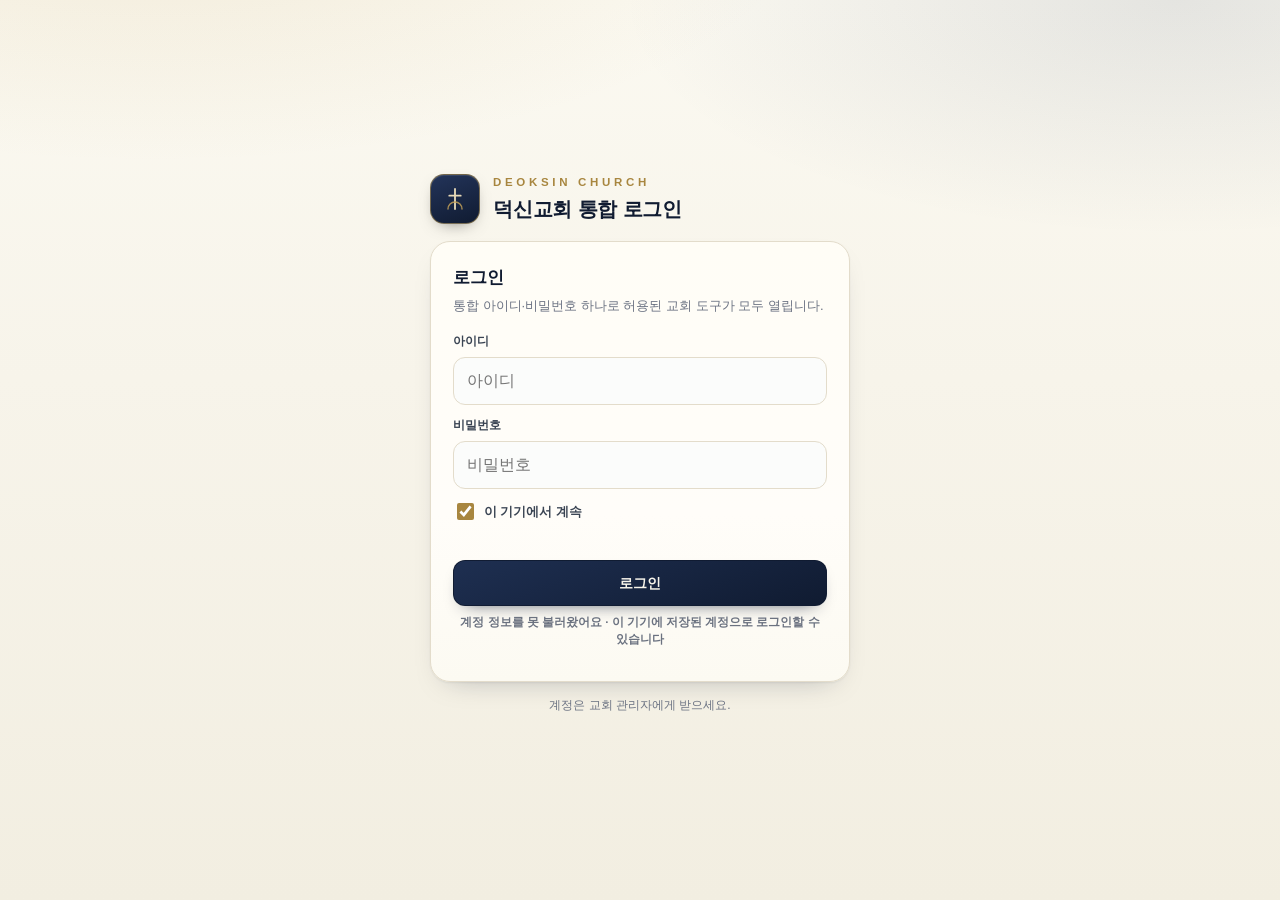
<file: ppt/index.html>
<!doctype html>
<html lang="ko">
<head>
<meta charset="utf-8">
<meta name="viewport" content="width=device-width,initial-scale=1,viewport-fit=cover">
<meta name="theme-color" content="#16273F">
<meta name="description" content="덕신교회 재정 보고서(한글 .hwpx)를 파워포인트(.pptx)로 바꿔 주는 도구. 모든 처리는 브라우저 안에서만 이루어집니다.">
<title>덕신교회 재정 보고 변환</title>
<link rel="icon" href="data:image/svg+xml,%3Csvg xmlns='http://www.w3.org/2000/svg' viewBox='0 0 64 64'%3E%3Crect width='64' height='64' rx='14' fill='%2316273F'/%3E%3Crect x='20' y='15' width='24' height='34' rx='3' fill='%23BFA265'/%3E%3C/svg%3E">
<style>:root{
  --navy:#16273F; --navy2:#24405F; --navy3:#2E4A6B; --gold:#BFA265; --gold-l:#D8C08A;
  --ink:#1B2430; --gray:#5C6B7E; --muted:#8B98A8; --line:#E3E8EF; --soft:#F5F7FA;
  --bg:#EEF1F6; --white:#fff; --ok:#2E7D5B; --warn:#B4573F; --radius:16px;
  --shadow:0 1px 2px rgba(22,39,63,.04),0 8px 24px rgba(22,39,63,.07);
  --shadow-lg:0 12px 40px rgba(16,28,45,.18);
  --font:'Malgun Gothic','맑은 고딕',-apple-system,BlinkMacSystemFont,'Apple SD Gothic Neo','Noto Sans KR','Segoe UI',Roboto,sans-serif;
}
*{box-sizing:border-box;-webkit-tap-highlight-color:transparent}
html,body{margin:0;padding:0}
body{font-family:var(--font);background:var(--bg);color:var(--ink);line-height:1.5;font-size:15px;-webkit-font-smoothing:antialiased}
button{font-family:inherit;font-size:inherit;cursor:pointer;border:0;background:none;color:inherit}
input,select{font-family:inherit;font-size:inherit;color:inherit}
h1,h2,h3,p{margin:0}
.hidden{display:none!important}

/* ---------- lock screen ---------- */
#lockScreen{position:fixed;inset:0;display:flex;align-items:center;justify-content:center;padding:24px;
  background:radial-gradient(1200px 600px at 80% -10%,#28425f 0%,transparent 60%),linear-gradient(160deg,#16273F 0%,#0d1929 100%);z-index:60}
.lock-card{width:100%;max-width:400px;background:#fff;border-radius:22px;padding:34px 30px 26px;box-shadow:0 30px 80px rgba(0,0,0,.45)}
.lock-brand{display:flex;align-items:center;gap:10px;margin-bottom:22px}
.brand-mark{width:38px;height:38px;border-radius:11px;background:linear-gradient(150deg,#2b4463,#16273F);display:flex;align-items:center;justify-content:center;flex:0 0 auto}
.brand-mark svg{display:block}
.lock-brand b{display:block;font-size:15px;letter-spacing:-.2px}
.lock-brand span{display:block;font-size:11.5px;color:var(--muted)}
.lock-title{font-size:21px;font-weight:700;letter-spacing:-.5px;margin-bottom:6px}
.lock-sub{font-size:13px;color:var(--gray);margin-bottom:22px;line-height:1.55}
.field{position:relative;margin-bottom:12px}
.field input{width:100%;height:48px;border:1.5px solid var(--line);border-radius:12px;padding:0 44px 0 14px;background:#FBFCFE;outline:none;font-size:15px;transition:.15s}
.field input:focus{border-color:var(--navy3);background:#fff;box-shadow:0 0 0 4px rgba(46,74,107,.08)}
.field .eye{position:absolute;right:6px;top:6px;width:36px;height:36px;border-radius:9px;display:flex;align-items:center;justify-content:center;color:var(--muted)}
.btn{display:inline-flex;align-items:center;justify-content:center;gap:8px;height:46px;padding:0 20px;border-radius:12px;font-weight:700;font-size:14.5px;transition:.15s;white-space:nowrap}
.btn-primary{background:var(--navy);color:#fff;box-shadow:0 6px 16px rgba(22,39,63,.22)}
.btn-primary:hover{background:#1d3453}
.btn-primary:active{transform:translateY(1px)}
.btn-ghost{background:#fff;border:1.5px solid var(--line);color:var(--navy)}
.btn-ghost:hover{border-color:#c9d3e0;background:#FAFBFD}
.btn-gold{background:linear-gradient(180deg,#C6AA70,#B0904F);color:#2a1f0c;box-shadow:0 6px 16px rgba(176,144,79,.28)}
.btn-gold:hover{filter:brightness(1.03)}
.btn-block{width:100%}
.btn:disabled{opacity:.5;cursor:default;box-shadow:none}
.btn-sm{height:36px;padding:0 13px;font-size:13px;border-radius:9px}
.lock-note{margin-top:16px;font-size:11.5px;color:var(--muted);line-height:1.6;text-align:center}
.lock-err{margin-top:10px;font-size:12.5px;color:var(--warn);min-height:18px;text-align:center}
.lock-reset{display:block;width:100%;margin-top:12px;padding:8px 0;font-size:12.5px;color:var(--gray);text-decoration:underline;text-underline-offset:3px;text-decoration-color:#C9D3E0}
.lock-reset:hover{color:var(--navy);text-decoration-color:var(--navy)}
.shake{animation:shake .35s}
@keyframes shake{0%,100%{transform:translateX(0)}25%{transform:translateX(-6px)}75%{transform:translateX(6px)}}

/* ---------- app shell ---------- */
#app{min-height:100vh;display:flex;flex-direction:column}
header.topbar{position:sticky;top:0;z-index:30;background:rgba(255,255,255,.92);backdrop-filter:blur(10px);border-bottom:1px solid var(--line)}
.topbar-in{max-width:1180px;margin:0 auto;padding:0 20px;height:60px;display:flex;align-items:center;gap:12px}
.topbar .brand-mark{width:32px;height:32px;border-radius:9px}
.topbar h1{font-size:15.5px;font-weight:700;letter-spacing:-.3px;white-space:nowrap;overflow:hidden;text-overflow:ellipsis}
.topbar .sub{font-size:11px;color:var(--muted);margin-top:-2px}
.topbar-actions{margin-left:auto;display:flex;align-items:center;gap:6px}
.icon-btn{display:flex;align-items:center;gap:6px;height:36px;padding:0 11px;border-radius:9px;color:var(--gray);font-size:12.5px;font-weight:600}
.icon-btn:hover{background:var(--soft);color:var(--navy)}
.icon-btn svg{opacity:.8}
main{flex:1;max-width:1180px;width:100%;margin:0 auto;padding:26px 20px 120px}

.card{background:#fff;border:1px solid var(--line);border-radius:var(--radius);box-shadow:var(--shadow)}
.section{margin-bottom:22px}
.section-head{display:flex;align-items:center;gap:10px;margin:0 0 12px 2px}
.section-head h2{font-size:15px;font-weight:700;letter-spacing:-.2px}
.section-head .count{font-size:12px;color:var(--muted);font-weight:600}
.section-head .spacer{flex:1}

/* hero / upload */
.hero{padding:26px 26px 24px}
.hero-top{display:flex;align-items:flex-start;gap:16px;flex-wrap:wrap}
.hero h2{font-size:22px;font-weight:700;letter-spacing:-.6px;margin-bottom:6px}
.hero p{font-size:13.5px;color:var(--gray);line-height:1.65;max-width:640px}
.hero .badge{margin-left:auto;display:flex;align-items:center;gap:6px;font-size:11.5px;color:var(--ok);background:#EAF4EF;border:1px solid #D3E8DE;padding:6px 10px;border-radius:999px;font-weight:700}
.drop{position:relative;margin-top:20px;border:1.6px dashed #C7D2E0;border-radius:14px;background:#FAFBFD;padding:30px 20px;text-align:center;transition:.16s;cursor:pointer}
.drop-inner{position:relative;z-index:1;pointer-events:none}
/* 파일 선택: display:none·JS click() 대신, 투명한 input이 칸 전체를 덮어 스마트폰에서도 네이티브 선택기가 직접 열린다 */
.drop-input{position:absolute;inset:0;width:100%;height:100%;opacity:0;cursor:pointer;z-index:2;font-size:0;-webkit-appearance:none;appearance:none;border:0;padding:0;margin:0;touch-action:manipulation}
.drop:focus-within{border-color:var(--navy3);background:#F6F9FC;box-shadow:0 0 0 3px rgba(46,74,107,.12)}
.drop.busy .drop-input{pointer-events:none}
.filebtn{position:relative;display:inline-flex;border-radius:9px}
.filebtn-input{position:absolute;inset:0;width:100%;height:100%;opacity:0;cursor:pointer;font-size:0;-webkit-appearance:none;appearance:none;border:0;padding:0;margin:0}
.filebtn:focus-within .btn{border-color:var(--navy3);box-shadow:0 0 0 3px rgba(46,74,107,.12)}
.mobile-tip{display:none}
.picklook{pointer-events:none}
.drop:hover{border-color:var(--navy3);background:#F6F9FC}
.drop.drag{border-color:var(--gold);background:#FBF7EE;box-shadow:inset 0 0 0 3px rgba(191,162,101,.12)}
.drop .ico{width:48px;height:48px;margin:0 auto 12px;border-radius:14px;background:#fff;border:1px solid var(--line);display:flex;align-items:center;justify-content:center;box-shadow:0 2px 6px rgba(22,39,63,.06)}
.drop b{display:block;font-size:15px;margin-bottom:5px}
.drop span{font-size:12.5px;color:var(--muted)}
.drop .btn{margin-top:14px}
.hint-row{display:flex;gap:18px;flex-wrap:wrap;margin-top:16px;font-size:12px;color:var(--muted)}
.hint-row div{display:flex;align-items:center;gap:6px}
.hint-row svg{flex:0 0 auto;opacity:.75}

/* steps */
.steps{display:flex;align-items:center;gap:8px;margin-bottom:18px;font-size:12px;color:var(--muted);font-weight:600;flex-wrap:wrap}
.steps .s{display:flex;align-items:center;gap:7px}
.steps .n{width:20px;height:20px;border-radius:50%;background:#E7ECF3;color:#7C8AA0;display:flex;align-items:center;justify-content:center;font-size:11px}
.steps .s.on .n{background:var(--navy);color:#fff}
.steps .s.on{color:var(--navy)}
.steps .d{width:22px;height:1px;background:#D7DEE8}

/* report meta */
.meta{padding:18px 20px;display:flex;gap:14px;flex-wrap:wrap;align-items:flex-end}
.meta .f{display:flex;flex-direction:column;gap:5px;min-width:110px}
.meta label{font-size:11.5px;color:var(--muted);font-weight:700;letter-spacing:.2px}
.meta input{height:40px;border:1.5px solid var(--line);border-radius:10px;padding:0 12px;background:#FBFCFE;outline:none;font-weight:600}
.meta input:focus{border-color:var(--navy3);background:#fff}
.meta .f.wide{flex:1;min-width:220px}
.meta .filetag{margin-left:auto;display:flex;align-items:center;gap:8px;font-size:12px;color:var(--gray);background:var(--soft);border-radius:10px;padding:8px 12px;max-width:100%;overflow:hidden}
.meta .filetag b{font-weight:600;overflow:hidden;text-overflow:ellipsis;white-space:nowrap;max-width:230px}

/* KPI */
.kpis{display:grid;grid-template-columns:repeat(4,1fr);gap:12px}
.kpi{background:#fff;border:1px solid var(--line);border-radius:14px;padding:14px 16px;position:relative;overflow:hidden;box-shadow:var(--shadow)}
.kpi::before{content:'';position:absolute;left:0;top:0;bottom:0;width:3px;background:var(--gold)}
.kpi .k{font-size:11.5px;color:var(--gray);font-weight:700}
.kpi .v{font-size:19px;font-weight:700;letter-spacing:-.4px;margin-top:4px;font-variant-numeric:tabular-nums}
.kpi .s{font-size:11px;color:var(--muted);margin-top:3px}

/* slide deck */
.deck{display:grid;grid-template-columns:1fr 1fr;gap:16px}
@media (max-width:900px){.deck{grid-template-columns:1fr}}
.slide-card{background:#fff;border:1px solid var(--line);border-radius:14px;box-shadow:var(--shadow);overflow:hidden}
.slide-cap{display:flex;align-items:center;gap:8px;padding:9px 12px;border-bottom:1px solid var(--line);font-size:11.5px;color:var(--gray);font-weight:700}
.slide-cap .tag{background:var(--soft);color:var(--navy);border-radius:6px;padding:2px 6px;font-size:10.5px}
.slide-frame{position:relative;width:100%;aspect-ratio:16/9;overflow:hidden;background:#fff}
.slide-scaler{position:absolute;top:0;left:0;width:960px;height:540px;transform-origin:top left}
.slide-scaler .grow{cursor:zoom-in}
.slide-mini{position:relative;width:960px;height:540px;overflow:hidden;font-family:var(--sf,var(--font));color:#1F2A37}
.slide-mini *{box-sizing:border-box}

/* mini slide primitives */
.m-abs{position:absolute}
.m-cover{background:#16273F;color:#fff}
.m-cover .dept{color:#BFA265;font-size:calc(11px * var(--fsx,1));letter-spacing:2px;font-weight:700}
.m-cover .yr{font-size:calc(30px * var(--fsx,1));font-weight:700;line-height:1.1}
.m-cover .qt{font-size:calc(42px * var(--fsx,1));font-weight:700;line-height:1.1}
.m-cover .rule{background:#BFA265;height:3.2px}
.m-cover .period{color:#A9BBD0;font-size:calc(14px * var(--fsx,1))}
.m-cover .qbig{color:#223A5A;font-size:calc(96px * var(--fsx,1));font-weight:700;text-align:right;line-height:1}
.m-cover .qlab{color:#3C5573;font-size:calc(10px * var(--fsx,1));letter-spacing:4px;text-align:right}
.m-cover .foot{color:#7E93AB;font-size:calc(9px * var(--fsx,1))}
.m-band{background:#2B415C}
.m-hair{background:#E1E6ED;height:0.9px}
.m-accent{background:#BFA265}
.m-title{color:#16273F;font-size:calc(21px * var(--fsx,1));font-weight:700;letter-spacing:-.4px;display:flex;align-items:center}
.m-right{color:#93A0AF;font-size:calc(9.5px * var(--fsx,1));text-align:right}
.m-foot{color:#93A0AF;font-size:calc(8.5px * var(--fsx,1))}
.m-kpi{background:#F7F9FC;border:0.75px solid #E4E9F0;border-radius:8px;overflow:hidden}
.m-kpi .bar{position:absolute;left:0;top:0;bottom:0;width:3px;background:#BFA265}
.m-kpi .k{color:#6E7C8D;font-size:calc(9.5px * var(--fsx,1))}
.m-kpi .v{color:#16273F;font-size:calc(18px * var(--fsx,1));font-weight:700;letter-spacing:-.3px;margin-top:5px}
.m-kpi .s{color:#93A0AF;font-size:calc(8.5px * var(--fsx,1));margin-top:3px}
.m-tbl{width:100%;border-collapse:collapse;table-layout:fixed}
.m-tbl th,.m-tbl td{padding:0;overflow:hidden}
.m-tbl th{background:#16273F;color:#fff;font-size:calc(10px * var(--fsx,1));font-weight:700;height:100%}
.m-tbl th .c,.m-tbl td .c{display:flex;align-items:center;height:100%;padding:0 calc(9px * var(--fsx,1));white-space:nowrap;overflow:hidden;text-overflow:ellipsis}
/* (…) 괄호 안 설명은 조금 작게 */
.m-tbl td .par,.m-tbl th .par{font-size:72%;opacity:.94;letter-spacing:-.2px}
.m-tbl th .c.r,.m-tbl td .c.r{justify-content:flex-end;padding-right:calc(8px * var(--fsx,1))}
.m-tbl td{font-size:calc(10px * var(--fsx,1));border-bottom:0.75px solid #E1E6ED;color:#1F2A37}
.m-tbl tr.d0 td{background:#EDF2F8;font-weight:700;color:#16273F}
.m-tbl tr.d1 td{background:#fff;color:#2B3A4D}
.m-tbl tr.d2 td{background:#fff;color:#4A5866}
.m-tbl tr.tot td{background:#DCE5EF;font-weight:700;color:#16273F;border-bottom:0.9px solid #16273F}
.m-note{color:#93A0AF;font-size:calc(8.5px * var(--fsx,1))}

/* 글꼴·크기 조절 바 */
.fbar{padding:0;overflow:hidden}
.fbar-head{display:flex;align-items:center;gap:9px;width:100%;padding:13px 16px;text-align:left;color:var(--navy)}
.fbar-head b{font-size:13.5px;font-weight:700;letter-spacing:-.2px;white-space:nowrap}
.fbar-head svg{color:var(--navy3);flex:0 0 auto;opacity:.85}
.fbar-head .fbar-sum{margin-left:auto;font-size:12px;color:var(--muted);font-weight:600;white-space:nowrap}
.fbar-head .chev{margin-left:2px;transition:transform .18s;opacity:.6}
.fbar.open .fbar-head .chev{transform:rotate(180deg)}
.fbar-body{display:none;padding:0 16px 14px;border-top:1px solid var(--line);background:#FCFDFE}
.fbar.open .fbar-body{display:block}
.fbar-row{display:flex;align-items:center;gap:10px;flex-wrap:wrap;padding-top:12px}
.fbar-row+.fbar-row{padding-top:10px}
.fbar-lab{font-size:11.5px;color:var(--muted);font-weight:700;min-width:52px}
.seg{display:flex;gap:6px;flex-wrap:wrap}
.seg button{height:34px;padding:0 12px;border-radius:9px;border:1.5px solid var(--line);background:#fff;color:var(--gray);font-size:12.5px;font-weight:600;white-space:nowrap;transition:.14s}
.seg button:hover{border-color:#C3CFDE;color:var(--navy)}
.seg button.on{background:var(--navy);border-color:var(--navy);color:#fff;box-shadow:0 4px 10px rgba(22,39,63,.18)}
.fsctl{display:flex;align-items:center;gap:2px;border:1.5px solid var(--line);border-radius:9px;background:#fff;height:34px;padding:0 3px}
.fsctl button{width:30px;height:26px;border-radius:7px;color:var(--navy);font-size:15px;font-weight:700;line-height:1;display:flex;align-items:center;justify-content:center}
.fsctl button:hover{background:var(--soft)}
.fsctl button:disabled{opacity:.32;background:none}
.fsctl b{min-width:46px;text-align:center;font-size:12.5px;color:var(--navy);font-variant-numeric:tabular-nums}
.fbar-hint{font-size:11px;color:var(--muted);line-height:1.5}
.btn-preset{border:1.5px solid var(--line);background:#fff;color:var(--navy);font-weight:700}
.btn-preset:hover{background:var(--soft);border-color:var(--navy)}

/* editable tables */
.edit-wrap{background:#fff;border:1px solid var(--line);border-radius:14px;box-shadow:var(--shadow);overflow:hidden}
.edit-tbl{width:100%;border-collapse:collapse;font-size:13px}
.edit-tbl th{background:#F7F9FC;color:var(--gray);font-size:11.5px;font-weight:700;text-align:left;padding:9px 10px;border-bottom:1px solid var(--line)}
.edit-tbl th.r{text-align:right}
.edit-tbl td{padding:0;border-bottom:1px solid #F0F3F8}
.edit-tbl td .in{padding:8px 10px;outline:none;font-size:13px;line-height:1.45;min-height:36px;display:flex;align-items:center;border-radius:6px;font-variant-numeric:tabular-nums}
.edit-tbl td .in.r{justify-content:flex-end;text-align:right}
.edit-tbl td .in:focus{background:#F4F8FD;box-shadow:inset 0 0 0 1.5px #9DB5D4}
.edit-tbl tr.d0 td .in{font-weight:700;color:var(--navy)}
.edit-tbl tr.d0{background:#F4F7FB}
.edit-tbl tr.tot{background:#E9EFF7}
.edit-tbl tr.tot td .in{font-weight:700;color:var(--navy)}
.edit-tbl .nm{width:auto}
.tbl-scroll{max-height:560px;overflow:auto}
.tbl-scroll .edit-tbl th{position:sticky;top:0;z-index:2;box-shadow:0 1px 0 var(--line)}
.tbl-scroll::-webkit-scrollbar{width:8px;height:8px}
.tbl-scroll::-webkit-scrollbar-thumb{background:#D5DDE7;border-radius:8px}

/* 행 추가·삭제·단계 조작 */
.edit-tbl th.op{text-align:center}
.edit-tbl td.opcell{padding:0 6px 0 2px}
.edit-tbl .ops{display:flex;align-items:center;gap:2px;justify-content:flex-end}
.opbtn{width:26px;height:26px;border-radius:7px;border:1px solid var(--line);background:#fff;color:var(--navy2);
  font-size:12px;font-weight:700;line-height:1;display:inline-flex;align-items:center;justify-content:center;
  transition:.12s;flex:0 0 auto}
.opbtn:hover{background:var(--soft);border-color:#B9C7D8}
.opbtn.del{color:#B4573F;border-color:#EEDCD6}
.opbtn.del:hover{background:#FDF1EE;border-color:#E2B9AD}
.edit-add{display:flex;align-items:center;gap:10px;flex-wrap:wrap;margin-top:9px}
.edit-hint{font-size:11.5px;color:var(--muted);line-height:1.5}
.edit-hint b{color:var(--navy2)}

/* 동기화 상태 */
.syncbar{display:flex;align-items:center;gap:11px;padding:12px 14px}
.syncbar .sb-ico{width:32px;height:32px;border-radius:9px;background:var(--soft);color:var(--navy3);display:flex;align-items:center;justify-content:center;flex:0 0 auto}
.syncbar .sb-txt{display:flex;flex-direction:column;gap:1px;min-width:0;flex:1}
.syncbar .sb-txt b{font-size:12.5px;color:var(--navy);font-weight:700}
.syncbar .sb-txt span{font-size:11.5px;color:var(--muted);overflow:hidden;text-overflow:ellipsis;white-space:nowrap}
.syncbar.on .sb-ico{background:#EAF4EF;color:var(--ok)}
.syncbar.err .sb-ico{background:#FDF1EE;color:var(--warn)}
.syncbar.err .sb-txt span{color:var(--warn)}
.syncbar.busy .sb-ico svg{animation:spin 1s linear infinite}

/* action bar */
.actionbar{position:fixed;left:0;right:0;bottom:0;z-index:35;background:rgba(255,255,255,.95);backdrop-filter:blur(10px);border-top:1px solid var(--line);padding:12px 20px;padding-bottom:calc(12px + env(safe-area-inset-bottom))}
.actionbar-in{max-width:1180px;margin:0 auto;display:flex;align-items:center;gap:10px}
.actionbar .info{font-size:12.5px;color:var(--muted);margin-right:auto}
.actionbar .info b{color:var(--navy);font-weight:700}

/* drawer & modal */
.scrim{position:fixed;inset:0;background:rgba(12,22,36,.45);z-index:50;opacity:0;pointer-events:none;transition:.2s}
.scrim.show{opacity:1;pointer-events:auto}
.drawer{position:fixed;top:0;right:0;bottom:0;width:min(420px,92vw);background:#fff;z-index:51;transform:translateX(102%);transition:transform .24s cubic-bezier(.3,.8,.4,1);display:flex;flex-direction:column;box-shadow:var(--shadow-lg)}
.drawer.show{transform:none}
.drawer-head{display:flex;align-items:center;padding:18px 18px 14px;border-bottom:1px solid var(--line)}
.drawer-head h3{font-size:15px;font-weight:700}
.drawer-head .x{margin-left:auto;width:34px;height:34px;border-radius:9px;display:flex;align-items:center;justify-content:center;color:var(--gray)}
.drawer-head .x:hover{background:var(--soft)}
.drawer-body{flex:1;overflow:auto;padding:14px 16px 24px}
.hist-item{border:1px solid var(--line);border-radius:12px;padding:12px 14px;margin-bottom:10px}
.hist-item .t{font-size:13.5px;font-weight:700;color:var(--navy)}
.hist-item .m{font-size:11.5px;color:var(--muted);margin-top:3px}
.hist-item .row{display:flex;gap:6px;margin-top:10px}
.empty{text-align:center;color:var(--muted);font-size:13px;padding:40px 10px;line-height:1.7}

.modal{position:fixed;inset:0;z-index:52;display:flex;align-items:center;justify-content:center;padding:18px;opacity:0;pointer-events:none;transition:.18s}
.modal.show{opacity:1;pointer-events:auto}
.modal-card{width:100%;max-width:430px;background:#fff;border-radius:18px;padding:24px;box-shadow:var(--shadow-lg);transform:translateY(8px);transition:.18s}
.modal.show .modal-card{transform:none}
.modal-card h3{font-size:17px;font-weight:700;margin-bottom:6px}
.modal-card p{font-size:13px;color:var(--gray);line-height:1.6;margin-bottom:16px}
.modal-actions{display:flex;gap:8px;justify-content:flex-end;margin-top:18px;flex-wrap:wrap}

.toast{position:fixed;left:50%;bottom:96px;transform:translate(-50%,16px);background:#16273F;color:#fff;padding:11px 18px;border-radius:11px;font-size:13px;z-index:70;opacity:0;pointer-events:none;transition:.22s;box-shadow:0 10px 30px rgba(0,0,0,.25);max-width:88vw;text-align:center}
.toast.show{opacity:1;transform:translate(-50%,0)}
.toast.err{background:#8E3B2A}

.errcard{border:1px solid #EAD4CC;background:#FDF6F3;border-radius:12px;padding:16px 18px;font-size:13px;color:#7A3E2C;line-height:1.65}
.errcard b{display:block;margin-bottom:4px;color:#6C3324}
.errcard ol{margin:8px 0 0;padding-left:18px}
.loading{display:flex;align-items:center;gap:10px;font-size:13px;color:var(--gray);padding:14px 0}
.spinner{width:18px;height:18px;border:2px solid #D8E0EA;border-top-color:var(--navy);border-radius:50%;animation:spin .7s linear infinite}
@keyframes spin{to{transform:rotate(360deg)}}
.zoom-layer{position:fixed;inset:0;z-index:55;background:rgba(10,18,30,.9);display:flex;align-items:center;justify-content:center;padding:20px;opacity:0;pointer-events:none;transition:.2s}
.zoom-layer.show{opacity:1;pointer-events:auto}
.zoom-inner{width:min(1200px,96vw);aspect-ratio:16/9;position:relative;background:#fff;border-radius:8px;overflow:hidden}
.zoom-inner .slide-scaler{transform-origin:top left}
.footer-note{text-align:center;color:#9AA6B5;font-size:11px;margin-top:26px;line-height:1.7}

@media (max-width:680px){
  body{font-size:14px}
  main{padding:16px 14px 130px}
  .topbar-in{padding:0 12px;height:56px;gap:8px}
  .topbar .sub{display:none}
  .topbar h1{font-size:14.5px}
  .topbar .brand-mark{width:28px;height:28px;border-radius:8px}
  .topbar-actions{gap:2px}
  .steps{font-size:11px;gap:5px;flex-wrap:nowrap;overflow:hidden;white-space:nowrap}
  .steps .n{width:18px;height:18px;font-size:10px}
  .steps .d{width:12px}
  .meta{display:grid;grid-template-columns:1fr 1fr;gap:10px;padding:16px}
  .meta .f.wide{grid-column:1/-1}
  .meta .filetag{grid-column:1/-1;margin-left:0}
  .icon-btn span{display:none}
  .icon-btn{width:38px;height:38px;justify-content:center;padding:0}
  .hero{padding:18px 16px}
  .mobile-tip{display:block;margin-top:9px;font-size:11.5px;line-height:1.55;color:var(--muted);background:#F4F7FB;border-radius:10px;padding:9px 11px}
  .mobile-tip b{color:var(--navy2)}
  .fbar-head{padding:12px 14px}
  .fbar-body{padding:0 14px 12px}
  .fbar-lab{min-width:0;width:100%}
  .seg button{height:32px;padding:0 10px;font-size:12px}
  .fbar-row{gap:8px}
  .hero h2{font-size:19px}
  .kpis{grid-template-columns:1fr 1fr;gap:10px}
  .kpi .v{font-size:16.5px}
  .meta .f{min-width:0}
  .meta .f.wide{min-width:0}
  .actionbar{padding:10px 14px calc(10px + env(safe-area-inset-bottom))}
  .actionbar .info{display:none}
  .actionbar .btn{flex:1}
  .edit-tbl th{top:56px}
  .tbl-scroll .edit-tbl{min-width:720px}
  .edit-tbl td .in{padding:8px 8px}
  .syncbar{padding:11px 12px;gap:9px}
  .syncbar .sb-txt span{white-space:normal;line-height:1.35;display:-webkit-box;-webkit-line-clamp:2;-webkit-box-orient:vertical}
  .syncbar .btn{flex:0 0 auto}
  .lock-card{padding:26px 20px 20px}
}
</style>
</head>
<body>

<!-- ============ 잠금 화면 ============ -->
<div id="lockScreen">
  <div class="lock-card" id="lockCard">
    <div class="lock-brand">
      <div class="brand-mark">
        <svg width="20" height="20" viewBox="0 0 24 24" fill="none"><rect x="4" y="2.5" width="16" height="19" rx="2.5" stroke="#BFA265" stroke-width="1.7"/><path d="M8 8h8M8 12h8M8 16h5" stroke="#fff" stroke-width="1.5" stroke-linecap="round"/></svg>
      </div>
      <div>
        <b>덕신교회 재정부</b>
        <span>재정 보고 변환</span>
      </div>
    </div>
    <div class="lock-title" id="lockTitle">비밀번호를 입력하세요</div>
    <div class="lock-sub" id="lockSub">한글 재정 보고서를 파워포인트로 바꾸는 개인 금고입니다.<br>이 브라우저에 저장된 이력은 비밀번호로만 열립니다.</div>
    <form id="lockForm" autocomplete="on">
      <div class="field">
        <input id="pw" type="password" inputmode="text" autocomplete="current-password" autocapitalize="none" autocorrect="off" spellcheck="false" placeholder="비밀번호" aria-label="비밀번호">
        <button type="button" class="eye" id="eyeBtn" aria-label="비밀번호 표시"></button>
      </div>
      <div class="field hidden" id="pw2Wrap">
        <input id="pw2" type="password" autocomplete="new-password" autocapitalize="none" autocorrect="off" spellcheck="false" placeholder="비밀번호 확인" aria-label="비밀번호 확인">
      </div>
      <button class="btn btn-primary btn-block" id="lockBtn" type="submit">잠금 해제</button>
    </form>
    <div class="lock-err" id="lockErr"></div>
    <div class="lock-note">한글 파일은 서버로 전송되지 않습니다 · 작업 내용은 비밀번호로 암호화되어 내 구글 계정에 동기화됩니다</div>
    <button type="button" class="lock-reset hidden" id="btnResetVault">비밀번호 초기화 (처음부터 다시 열기)</button>
  </div>
</div>

<!-- ============ 본 화면 ============ -->
<div id="app" class="hidden">
  <header class="topbar">
    <div class="topbar-in">
      <div class="brand-mark">
        <svg width="17" height="17" viewBox="0 0 24 24" fill="none"><rect x="4" y="2.5" width="16" height="19" rx="2.5" stroke="#BFA265" stroke-width="1.7"/><path d="M8 8h8M8 12h8M8 16h5" stroke="#fff" stroke-width="1.5" stroke-linecap="round"/></svg>
      </div>
      <div>
        <h1>재정 보고 변환</h1>
        <div class="sub">덕신교회 · 한글 → 파워포인트</div>
      </div>
      <div class="topbar-actions">
        <button class="icon-btn" id="btnHistory" title="변환 이력">
          <svg width="17" height="17" viewBox="0 0 24 24" fill="none" stroke="currentColor" stroke-width="1.8" stroke-linecap="round"><circle cx="12" cy="12" r="8.5"/><path d="M12 7.5V12l3 1.8"/></svg><span>이력</span>
        </button>
        <button class="icon-btn" id="btnBackup" title="암호화 백업">
          <svg width="17" height="17" viewBox="0 0 24 24" fill="none" stroke="currentColor" stroke-width="1.8" stroke-linecap="round" stroke-linejoin="round"><path d="M12 15V3.5M8 7l4-3.5L16 7"/><path d="M4.5 14v4.5a2 2 0 0 0 2 2h11a2 2 0 0 0 2-2V14"/></svg><span>백업</span>
        </button>
        <button class="icon-btn" id="btnKey" title="비밀번호 변경">
          <svg width="17" height="17" viewBox="0 0 24 24" fill="none" stroke="currentColor" stroke-width="1.8" stroke-linecap="round"><circle cx="8" cy="12" r="3.4"/><path d="M11.4 12H21M18 12v3M15 12v2.2"/></svg><span>비밀번호</span>
        </button>
        <button class="icon-btn" id="btnLock" title="잠그기">
          <svg width="17" height="17" viewBox="0 0 24 24" fill="none" stroke="currentColor" stroke-width="1.8" stroke-linecap="round"><rect x="4.5" y="10" width="15" height="10.5" rx="2.2"/><path d="M8 10V7.5a4 4 0 0 1 8 0V10"/></svg><span>잠금</span>
        </button>
      </div>
    </div>
  </header>

  <main>
    <!-- 업로드 -->
    <section id="stepUpload">
      <div class="steps">
        <div class="s on"><span class="n">1</span>한글 파일</div><div class="d"></div>
        <div class="s"><span class="n">2</span>확인·수정</div><div class="d"></div>
        <div class="s"><span class="n">3</span>파워포인트 저장</div>
      </div>
      <div class="card hero">
        <div class="hero-top">
          <div>
            <h2>분기 재정 보고서를 파워포인트로</h2>
            <p>한글(.hwpx) 보고서를 올리면 표지·총괄·수입·지출 슬라이드로 정리해 드립니다. 숫자는 올린 파일에서 그대로 읽어 옵니다.</p>
          </div>
          <div class="badge">
            <svg width="12" height="12" viewBox="0 0 24 24" fill="none" stroke="currentColor" stroke-width="2.4" stroke-linecap="round" stroke-linejoin="round"><path d="M20 6 9 17l-5-5"/></svg>
            브라우저 안에서만 처리
          </div>
        </div>
        <div class="drop" id="drop">
          <div class="drop-inner" id="dropInner">
            <div class="ico">
              <svg width="24" height="24" viewBox="0 0 24 24" fill="none" stroke="#24405F" stroke-width="1.7" stroke-linecap="round" stroke-linejoin="round"><path d="M13 3H7a2 2 0 0 0-2 2v14a2 2 0 0 0 2 2h10a2 2 0 0 0 2-2V9z"/><path d="M13 3v6h6"/><path d="M9 14.5h6M9 17.5h4"/></svg>
            </div>
            <b>한글 파일을 눌러서 고르세요</b>
            <span>.hwpx 파일 · 이 칸 어디를 눌러도 파일 선택 창이 열립니다</span>
            <div><span class="btn btn-primary btn-sm picklook" style="height:40px;padding:0 16px">파일 선택</span></div>
          </div>
          <input type="file" id="file" class="drop-input" aria-label="한글 .hwpx 파일 선택">
        </div>
        <div class="mobile-tip">
          스마트폰 인앱 브라우저(카카오톡·네이버 등)에서 파일 선택 창이 안 열리면, 오른쪽 위 메뉴에서 <b>Chrome</b> 또는 <b>삼성 인터넷</b>으로 열어 주세요.
        </div>
        <div class="hint-row">
          <div><svg width="14" height="14" viewBox="0 0 24 24" fill="none" stroke="currentColor" stroke-width="1.9" stroke-linecap="round"><rect x="4.5" y="10" width="15" height="10.5" rx="2"/><path d="M8 10V7.5a4 4 0 0 1 8 0V10"/></svg>업로드 파일은 서버로 보내지 않습니다</div>
          <div><svg width="14" height="14" viewBox="0 0 24 24" fill="none" stroke="currentColor" stroke-width="1.9" stroke-linecap="round"><path d="M12 3.5 4.5 7v6c0 4.2 3.2 7 7.5 8 4.3-1 7.5-3.8 7.5-8V7z"/></svg>이력은 AES-GCM으로 암호화 저장</div>
          <div><svg width="14" height="14" viewBox="0 0 24 24" fill="none" stroke="currentColor" stroke-width="1.9" stroke-linecap="round"><path d="M12 20v-9M8 15l4 4 4-4"/><path d="M4.5 4.5h15v5h-15z"/></svg>기기를 바꿔도 작업 내용이 자동으로 이어집니다</div>
        </div>
        <div id="errBox" class="hidden" style="margin-top:16px"></div>
      </div>
    </section>

    <!-- 결과 -->
    <section id="stepResult" class="hidden">
      <div class="steps">
        <div class="s on"><span class="n">1</span>한글 파일</div><div class="d"></div>
        <div class="s on"><span class="n">2</span>확인·수정</div><div class="d"></div>
        <div class="s"><span class="n">3</span>파워포인트 저장</div>
      </div>

      <div class="section">
        <div class="card meta">
          <div class="f"><label>연도</label><input id="fYear" inputmode="numeric" value="2026"></div>
          <div class="f" style="min-width:88px"><label>분기</label><input id="fQuarter" inputmode="numeric" value="2"></div>
          <div class="f wide"><label>보고 기간</label><input id="fPeriod" value=""></div>
          <div class="filetag"><svg width="14" height="14" viewBox="0 0 24 24" fill="none" stroke="currentColor" stroke-width="1.8"><path d="M13 3H7a2 2 0 0 0-2 2v14a2 2 0 0 0 2 2h10a2 2 0 0 0 2-2V9z"/><path d="M13 3v6h6"/></svg><b id="fileName">-</b></div>
        </div>
      </div>

      <div class="section">
        <div class="card syncbar" id="syncBar">
          <div class="sb-ico">
            <svg width="17" height="17" viewBox="0 0 24 24" fill="none" stroke="currentColor" stroke-width="1.8" stroke-linecap="round" stroke-linejoin="round"><path d="M6.5 18.5a3.5 3.5 0 0 1-.4-7 5.2 5.2 0 0 1 10.1-1.2 3.9 3.9 0 0 1 .3 7.7"/><path d="M12 12.5v6M9.4 15.6 12 18.2l2.6-2.6"/></svg>
          </div>
          <div class="sb-txt"><b>모든 기기 동기화</b><span id="syncState">동기화 준비 중…</span></div>
          <button class="btn btn-ghost btn-sm" id="btnSyncNow" type="button">지금 동기화</button>
        </div>
      </div>

      <div class="section">
        <div class="section-head"><h2>총괄</h2><span class="count" id="kpiCount"></span></div>
        <div class="kpis" id="kpis"></div>
      </div>

      <div class="section">
        <div class="card fbar open" id="fbar">
          <button class="fbar-head" id="fbarToggle" type="button" aria-expanded="true" aria-controls="fbarBody">
            <svg width="16" height="16" viewBox="0 0 24 24" fill="none" stroke="currentColor" stroke-width="1.8" stroke-linecap="round" stroke-linejoin="round"><path d="M4 19.5V7a2 2 0 0 1 2-2h5M20 19.5V11m0 0V7a2 2 0 0 0-2-2h-5"/><path d="M7 19.5h7M15.5 19.5H19"/></svg>
            <b>글꼴 · 크기 조절</b>
            <span class="fbar-sum" id="fbarSum">맑은 고딕 · 100%</span>
            <svg class="chev" width="16" height="16" viewBox="0 0 24 24" fill="none" stroke="currentColor" stroke-width="2" stroke-linecap="round" stroke-linejoin="round"><path d="M6 9.5 12 15.5 18 9.5"/></svg>
          </button>
          <div class="fbar-body" id="fbarBody">
            <div class="fbar-row">
              <span class="fbar-lab">글꼴</span>
              <div class="seg" id="fontSeg" role="group" aria-label="글꼴 선택">
                <button type="button" data-font="맑은 고딕" class="on">맑은 고딕</button>
                <button type="button" data-font="나눔고딕">나눔고딕</button>
                <button type="button" data-font="나눔명조">나눔명조</button>
                <button type="button" data-font="Noto Sans KR">Noto Sans KR</button>
                <button type="button" data-font="돋움">돋움</button>
              </div>
            </div>
            <div class="fbar-row">
              <span class="fbar-lab">글자 크기</span>
              <div class="fsctl">
                <button type="button" id="fsDown" aria-label="글자 크기 줄이기">−</button>
                <b id="fsVal">100%</b>
                <button type="button" id="fsUp" aria-label="글자 크기 늘리기">+</button>
              </div>
              <button type="button" class="btn btn-ghost btn-sm" id="fsReset" style="height:34px">초기화</button>
              <button type="button" class="btn btn-sm btn-preset" id="fsBig" style="height:34px" title="프로젝터에 띄워 볼 때 쓰는 크기">프로젝터용 크게 180%</button>
              <button type="button" class="btn btn-sm btn-preset" id="fsMax" style="height:34px" title="글자를 가장 크게">최대 220%</button>
              <span class="fbar-hint">표지·표 글자에 함께 적용되고, 내려받는 파워포인트 파일에도 그대로 담깁니다 (80~220%)</span>
            </div>
          </div>
        </div>
      </div>

      <div class="section">
        <div class="section-head"><h2>슬라이드 미리보기</h2><span class="count" id="slideCount"></span>
          <div class="spacer"></div>
          <button class="btn btn-ghost btn-sm" id="btnZoomHint">눌러서 크게 보기</button>
        </div>
        <div class="deck" id="deck"></div>
      </div>

      <div class="section">
        <div class="section-head"><h2>데이터 확인·수정</h2><span class="count">표를 눌러 고칠 수 있습니다</span></div>
        <div class="edit-wrap" style="margin-bottom:14px">
          <table class="edit-tbl" id="sumEdit"></table>
        </div>
        <div class="section-head" style="margin-top:18px"><h2 style="font-size:14px">수입 세부내역</h2><span class="count" id="incCount"></span></div>
        <div class="edit-wrap tbl-scroll"><table class="edit-tbl" id="incEdit"></table></div>
        <div class="edit-add">
          <button class="btn btn-ghost btn-sm" type="button" id="incAddRoot">＋ 관항목 추가</button>
          <span class="edit-hint">행 끝 <b>＋</b>는 그 아래 세부항목 추가, <b>◀ ▶</b>는 단계(관항목↔세부항목), <b>✕</b>는 삭제</span>
        </div>
        <div class="section-head" style="margin-top:18px"><h2 style="font-size:14px">지출 세부내역</h2><span class="count" id="expCount"></span></div>
        <div class="edit-wrap tbl-scroll"><table class="edit-tbl" id="expEdit"></table></div>
        <div class="edit-add">
          <button class="btn btn-ghost btn-sm" type="button" id="expAddRoot">＋ 관항목 추가</button>
          <span class="edit-hint">행 끝 <b>＋</b>는 그 아래 세부항목 추가, <b>◀ ▶</b>는 단계(관항목↔세부항목), <b>✕</b>는 삭제</span>
        </div>
      </div>

      <div class="footer-note">
        표를 고치면 미리보기가 바로 바뀝니다 · 모든 값은 올린 한글 파일에서 읽어 왔습니다
      </div>
    </section>
  </main>

  <div class="actionbar hidden" id="actionbar">
    <div class="actionbar-in">
      <div class="info" id="barInfo"></div>
      <button class="btn btn-ghost" id="btnReset">새 파일</button>
      <button class="btn btn-gold" id="btnDownload">
        <svg width="17" height="17" viewBox="0 0 24 24" fill="none" stroke="currentColor" stroke-width="2" stroke-linecap="round" stroke-linejoin="round"><path d="M12 4v11M7.5 10.5 12 15l4.5-4.5"/><path d="M4.5 19.5h15"/></svg>
        파워포인트 다운로드
      </button>
    </div>
  </div>
</div>

<!-- 이력 drawer -->
<div class="scrim" id="scrim"></div>
<aside class="drawer" id="drawer">
  <div class="drawer-head">
    <h3>변환 이력</h3>
    <button class="x" id="drawerX" aria-label="닫기">
      <svg width="18" height="18" viewBox="0 0 24 24" fill="none" stroke="currentColor" stroke-width="2" stroke-linecap="round"><path d="M6 6l12 12M18 6 6 18"/></svg>
    </button>
  </div>
  <div class="drawer-body" id="histBody"></div>
</aside>

<!-- 백업 모달 -->
<div class="modal" id="backupModal">
  <div class="modal-card">
    <h3>암호화 백업</h3>
    <p>이력을 암호화한 파일(.enc)로 내보내 다른 기기에서 그대로 열 수 있습니다. 비밀번호는 지금 쓰는 것과 같습니다.</p>
    <div style="display:flex;gap:8px;flex-wrap:wrap;margin-bottom:12px">
      <button class="btn btn-primary btn-sm" id="btnExport" style="height:42px;padding:0 16px">파일로 내보내기</button>
    </div>
    <div class="field" style="margin-bottom:10px"><input id="impPw" type="password" placeholder="백업 파일의 비밀번호" autocapitalize="none" autocorrect="off" spellcheck="false"></div>
    <div style="display:flex;gap:8px;flex-wrap:wrap">
      <div class="filebtn">
        <span class="btn btn-ghost btn-sm" style="height:42px;padding:0 16px">파일 가져오기</span>
        <input type="file" id="importFile" class="filebtn-input" aria-label="암호화 백업 파일(.enc) 선택">
      </div>
    </div>
    <div style="font-size:12px;color:var(--muted);margin-top:14px;line-height:1.6" id="backupInfo"></div>
    <div class="modal-actions"><button class="btn btn-ghost btn-sm" data-close="backupModal">닫기</button></div>
  </div>
</div>

<!-- 비밀번호 변경 모달 -->
<div class="modal" id="keyModal">
  <div class="modal-card">
    <h3>비밀번호 변경</h3>
    <p>바꾸면 이 기기의 이력이 새 비밀번호로 다시 암호화됩니다. 백업 파일은 예전 비밀번호 그대로 열립니다.</p>
    <div class="field"><input id="curPw" type="password" placeholder="지금 비밀번호" autocomplete="current-password" autocapitalize="none" autocorrect="off" spellcheck="false"></div>
    <div class="field"><input id="newPw" type="password" placeholder="새 비밀번호 (6자 이상)" autocomplete="new-password" autocapitalize="none" autocorrect="off" spellcheck="false"></div>
    <div class="field"><input id="newPw2" type="password" placeholder="새 비밀번호 확인" autocomplete="new-password" autocapitalize="none" autocorrect="off" spellcheck="false"></div>
    <div class="lock-err" id="keyErr" style="text-align:left"></div>
    <div class="modal-actions">
      <button class="btn btn-ghost btn-sm" data-close="keyModal">취소</button>
      <button class="btn btn-primary btn-sm" id="btnKeySave">변경</button>
    </div>
  </div>
</div>

<!-- 확대 보기 -->
<div class="zoom-layer" id="zoomLayer"><div class="zoom-inner" id="zoomInner"></div></div>

<div class="toast" id="toast"></div>

<script>/*!

JSZip v3.10.1 - A JavaScript class for generating and reading zip files
<http://stuartk.com/jszip>

(c) 2009-2016 Stuart Knightley <stuart [at] stuartk.com>
Dual licenced under the MIT license or GPLv3. See https://raw.github.com/Stuk/jszip/main/LICENSE.markdown.

JSZip uses the library pako released under the MIT license :
https://github.com/nodeca/pako/blob/main/LICENSE
*/

!function(e){if("object"==typeof exports&&"undefined"!=typeof module)module.exports=e();else if("function"==typeof define&&define.amd)define([],e);else{("undefined"!=typeof window?window:"undefined"!=typeof global?global:"undefined"!=typeof self?self:this).JSZip=e()}}(function(){return function s(a,o,h){function u(r,e){if(!o[r]){if(!a[r]){var t="function"==typeof require&&require;if(!e&&t)return t(r,!0);if(l)return l(r,!0);var n=new Error("Cannot find module '"+r+"'");throw n.code="MODULE_NOT_FOUND",n}var i=o[r]={exports:{}};a[r][0].call(i.exports,function(e){var t=a[r][1][e];return u(t||e)},i,i.exports,s,a,o,h)}return o[r].exports}for(var l="function"==typeof require&&require,e=0;e<h.length;e++)u(h[e]);return u}({1:[function(e,t,r){"use strict";var d=e("./utils"),c=e("./support"),p="ABCDEFGHIJKLMNOPQRSTUVWXYZabcdefghijklmnopqrstuvwxyz0123456789+/=";r.encode=function(e){for(var t,r,n,i,s,a,o,h=[],u=0,l=e.length,f=l,c="string"!==d.getTypeOf(e);u<e.length;)f=l-u,n=c?(t=e[u++],r=u<l?e[u++]:0,u<l?e[u++]:0):(t=e.charCodeAt(u++),r=u<l?e.charCodeAt(u++):0,u<l?e.charCodeAt(u++):0),i=t>>2,s=(3&t)<<4|r>>4,a=1<f?(15&r)<<2|n>>6:64,o=2<f?63&n:64,h.push(p.charAt(i)+p.charAt(s)+p.charAt(a)+p.charAt(o));return h.join("")},r.decode=function(e){var t,r,n,i,s,a,o=0,h=0,u="data:";if(e.substr(0,u.length)===u)throw new Error("Invalid base64 input, it looks like a data url.");var l,f=3*(e=e.replace(/[^A-Za-z0-9+/=]/g,"")).length/4;if(e.charAt(e.length-1)===p.charAt(64)&&f--,e.charAt(e.length-2)===p.charAt(64)&&f--,f%1!=0)throw new Error("Invalid base64 input, bad content length.");for(l=c.uint8array?new Uint8Array(0|f):new Array(0|f);o<e.length;)t=p.indexOf(e.charAt(o++))<<2|(i=p.indexOf(e.charAt(o++)))>>4,r=(15&i)<<4|(s=p.indexOf(e.charAt(o++)))>>2,n=(3&s)<<6|(a=p.indexOf(e.charAt(o++))),l[h++]=t,64!==s&&(l[h++]=r),64!==a&&(l[h++]=n);return l}},{"./support":30,"./utils":32}],2:[function(e,t,r){"use strict";var n=e("./external"),i=e("./stream/DataWorker"),s=e("./stream/Crc32Probe"),a=e("./stream/DataLengthProbe");function o(e,t,r,n,i){this.compressedSize=e,this.uncompressedSize=t,this.crc32=r,this.compression=n,this.compressedContent=i}o.prototype={getContentWorker:function(){var e=new i(n.Promise.resolve(this.compressedContent)).pipe(this.compression.uncompressWorker()).pipe(new a("data_length")),t=this;return e.on("end",function(){if(this.streamInfo.data_length!==t.uncompressedSize)throw new Error("Bug : uncompressed data size mismatch")}),e},getCompressedWorker:function(){return new i(n.Promise.resolve(this.compressedContent)).withStreamInfo("compressedSize",this.compressedSize).withStreamInfo("uncompressedSize",this.uncompressedSize).withStreamInfo("crc32",this.crc32).withStreamInfo("compression",this.compression)}},o.createWorkerFrom=function(e,t,r){return e.pipe(new s).pipe(new a("uncompressedSize")).pipe(t.compressWorker(r)).pipe(new a("compressedSize")).withStreamInfo("compression",t)},t.exports=o},{"./external":6,"./stream/Crc32Probe":25,"./stream/DataLengthProbe":26,"./stream/DataWorker":27}],3:[function(e,t,r){"use strict";var n=e("./stream/GenericWorker");r.STORE={magic:"\0\0",compressWorker:function(){return new n("STORE compression")},uncompressWorker:function(){return new n("STORE decompression")}},r.DEFLATE=e("./flate")},{"./flate":7,"./stream/GenericWorker":28}],4:[function(e,t,r){"use strict";var n=e("./utils");var o=function(){for(var e,t=[],r=0;r<256;r++){e=r;for(var n=0;n<8;n++)e=1&e?3988292384^e>>>1:e>>>1;t[r]=e}return t}();t.exports=function(e,t){return void 0!==e&&e.length?"string"!==n.getTypeOf(e)?function(e,t,r,n){var i=o,s=n+r;e^=-1;for(var a=n;a<s;a++)e=e>>>8^i[255&(e^t[a])];return-1^e}(0|t,e,e.length,0):function(e,t,r,n){var i=o,s=n+r;e^=-1;for(var a=n;a<s;a++)e=e>>>8^i[255&(e^t.charCodeAt(a))];return-1^e}(0|t,e,e.length,0):0}},{"./utils":32}],5:[function(e,t,r){"use strict";r.base64=!1,r.binary=!1,r.dir=!1,r.createFolders=!0,r.date=null,r.compression=null,r.compressionOptions=null,r.comment=null,r.unixPermissions=null,r.dosPermissions=null},{}],6:[function(e,t,r){"use strict";var n=null;n="undefined"!=typeof Promise?Promise:e("lie"),t.exports={Promise:n}},{lie:37}],7:[function(e,t,r){"use strict";var n="undefined"!=typeof Uint8Array&&"undefined"!=typeof Uint16Array&&"undefined"!=typeof Uint32Array,i=e("pako"),s=e("./utils"),a=e("./stream/GenericWorker"),o=n?"uint8array":"array";function h(e,t){a.call(this,"FlateWorker/"+e),this._pako=null,this._pakoAction=e,this._pakoOptions=t,this.meta={}}r.magic="\b\0",s.inherits(h,a),h.prototype.processChunk=function(e){this.meta=e.meta,null===this._pako&&this._createPako(),this._pako.push(s.transformTo(o,e.data),!1)},h.prototype.flush=function(){a.prototype.flush.call(this),null===this._pako&&this._createPako(),this._pako.push([],!0)},h.prototype.cleanUp=function(){a.prototype.cleanUp.call(this),this._pako=null},h.prototype._createPako=function(){this._pako=new i[this._pakoAction]({raw:!0,level:this._pakoOptions.level||-1});var t=this;this._pako.onData=function(e){t.push({data:e,meta:t.meta})}},r.compressWorker=function(e){return new h("Deflate",e)},r.uncompressWorker=function(){return new h("Inflate",{})}},{"./stream/GenericWorker":28,"./utils":32,pako:38}],8:[function(e,t,r){"use strict";function A(e,t){var r,n="";for(r=0;r<t;r++)n+=String.fromCharCode(255&e),e>>>=8;return n}function n(e,t,r,n,i,s){var a,o,h=e.file,u=e.compression,l=s!==O.utf8encode,f=I.transformTo("string",s(h.name)),c=I.transformTo("string",O.utf8encode(h.name)),d=h.comment,p=I.transformTo("string",s(d)),m=I.transformTo("string",O.utf8encode(d)),_=c.length!==h.name.length,g=m.length!==d.length,b="",v="",y="",w=h.dir,k=h.date,x={crc32:0,compressedSize:0,uncompressedSize:0};t&&!r||(x.crc32=e.crc32,x.compressedSize=e.compressedSize,x.uncompressedSize=e.uncompressedSize);var S=0;t&&(S|=8),l||!_&&!g||(S|=2048);var z=0,C=0;w&&(z|=16),"UNIX"===i?(C=798,z|=function(e,t){var r=e;return e||(r=t?16893:33204),(65535&r)<<16}(h.unixPermissions,w)):(C=20,z|=function(e){return 63&(e||0)}(h.dosPermissions)),a=k.getUTCHours(),a<<=6,a|=k.getUTCMinutes(),a<<=5,a|=k.getUTCSeconds()/2,o=k.getUTCFullYear()-1980,o<<=4,o|=k.getUTCMonth()+1,o<<=5,o|=k.getUTCDate(),_&&(v=A(1,1)+A(B(f),4)+c,b+="up"+A(v.length,2)+v),g&&(y=A(1,1)+A(B(p),4)+m,b+="uc"+A(y.length,2)+y);var E="";return E+="\n\0",E+=A(S,2),E+=u.magic,E+=A(a,2),E+=A(o,2),E+=A(x.crc32,4),E+=A(x.compressedSize,4),E+=A(x.uncompressedSize,4),E+=A(f.length,2),E+=A(b.length,2),{fileRecord:R.LOCAL_FILE_HEADER+E+f+b,dirRecord:R.CENTRAL_FILE_HEADER+A(C,2)+E+A(p.length,2)+"\0\0\0\0"+A(z,4)+A(n,4)+f+b+p}}var I=e("../utils"),i=e("../stream/GenericWorker"),O=e("../utf8"),B=e("../crc32"),R=e("../signature");function s(e,t,r,n){i.call(this,"ZipFileWorker"),this.bytesWritten=0,this.zipComment=t,this.zipPlatform=r,this.encodeFileName=n,this.streamFiles=e,this.accumulate=!1,this.contentBuffer=[],this.dirRecords=[],this.currentSourceOffset=0,this.entriesCount=0,this.currentFile=null,this._sources=[]}I.inherits(s,i),s.prototype.push=function(e){var t=e.meta.percent||0,r=this.entriesCount,n=this._sources.length;this.accumulate?this.contentBuffer.push(e):(this.bytesWritten+=e.data.length,i.prototype.push.call(this,{data:e.data,meta:{currentFile:this.currentFile,percent:r?(t+100*(r-n-1))/r:100}}))},s.prototype.openedSource=function(e){this.currentSourceOffset=this.bytesWritten,this.currentFile=e.file.name;var t=this.streamFiles&&!e.file.dir;if(t){var r=n(e,t,!1,this.currentSourceOffset,this.zipPlatform,this.encodeFileName);this.push({data:r.fileRecord,meta:{percent:0}})}else this.accumulate=!0},s.prototype.closedSource=function(e){this.accumulate=!1;var t=this.streamFiles&&!e.file.dir,r=n(e,t,!0,this.currentSourceOffset,this.zipPlatform,this.encodeFileName);if(this.dirRecords.push(r.dirRecord),t)this.push({data:function(e){return R.DATA_DESCRIPTOR+A(e.crc32,4)+A(e.compressedSize,4)+A(e.uncompressedSize,4)}(e),meta:{percent:100}});else for(this.push({data:r.fileRecord,meta:{percent:0}});this.contentBuffer.length;)this.push(this.contentBuffer.shift());this.currentFile=null},s.prototype.flush=function(){for(var e=this.bytesWritten,t=0;t<this.dirRecords.length;t++)this.push({data:this.dirRecords[t],meta:{percent:100}});var r=this.bytesWritten-e,n=function(e,t,r,n,i){var s=I.transformTo("string",i(n));return R.CENTRAL_DIRECTORY_END+"\0\0\0\0"+A(e,2)+A(e,2)+A(t,4)+A(r,4)+A(s.length,2)+s}(this.dirRecords.length,r,e,this.zipComment,this.encodeFileName);this.push({data:n,meta:{percent:100}})},s.prototype.prepareNextSource=function(){this.previous=this._sources.shift(),this.openedSource(this.previous.streamInfo),this.isPaused?this.previous.pause():this.previous.resume()},s.prototype.registerPrevious=function(e){this._sources.push(e);var t=this;return e.on("data",function(e){t.processChunk(e)}),e.on("end",function(){t.closedSource(t.previous.streamInfo),t._sources.length?t.prepareNextSource():t.end()}),e.on("error",function(e){t.error(e)}),this},s.prototype.resume=function(){return!!i.prototype.resume.call(this)&&(!this.previous&&this._sources.length?(this.prepareNextSource(),!0):this.previous||this._sources.length||this.generatedError?void 0:(this.end(),!0))},s.prototype.error=function(e){var t=this._sources;if(!i.prototype.error.call(this,e))return!1;for(var r=0;r<t.length;r++)try{t[r].error(e)}catch(e){}return!0},s.prototype.lock=function(){i.prototype.lock.call(this);for(var e=this._sources,t=0;t<e.length;t++)e[t].lock()},t.exports=s},{"../crc32":4,"../signature":23,"../stream/GenericWorker":28,"../utf8":31,"../utils":32}],9:[function(e,t,r){"use strict";var u=e("../compressions"),n=e("./ZipFileWorker");r.generateWorker=function(e,a,t){var o=new n(a.streamFiles,t,a.platform,a.encodeFileName),h=0;try{e.forEach(function(e,t){h++;var r=function(e,t){var r=e||t,n=u[r];if(!n)throw new Error(r+" is not a valid compression method !");return n}(t.options.compression,a.compression),n=t.options.compressionOptions||a.compressionOptions||{},i=t.dir,s=t.date;t._compressWorker(r,n).withStreamInfo("file",{name:e,dir:i,date:s,comment:t.comment||"",unixPermissions:t.unixPermissions,dosPermissions:t.dosPermissions}).pipe(o)}),o.entriesCount=h}catch(e){o.error(e)}return o}},{"../compressions":3,"./ZipFileWorker":8}],10:[function(e,t,r){"use strict";function n(){if(!(this instanceof n))return new n;if(arguments.length)throw new Error("The constructor with parameters has been removed in JSZip 3.0, please check the upgrade guide.");this.files=Object.create(null),this.comment=null,this.root="",this.clone=function(){var e=new n;for(var t in this)"function"!=typeof this[t]&&(e[t]=this[t]);return e}}(n.prototype=e("./object")).loadAsync=e("./load"),n.support=e("./support"),n.defaults=e("./defaults"),n.version="3.10.1",n.loadAsync=function(e,t){return(new n).loadAsync(e,t)},n.external=e("./external"),t.exports=n},{"./defaults":5,"./external":6,"./load":11,"./object":15,"./support":30}],11:[function(e,t,r){"use strict";var u=e("./utils"),i=e("./external"),n=e("./utf8"),s=e("./zipEntries"),a=e("./stream/Crc32Probe"),l=e("./nodejsUtils");function f(n){return new i.Promise(function(e,t){var r=n.decompressed.getContentWorker().pipe(new a);r.on("error",function(e){t(e)}).on("end",function(){r.streamInfo.crc32!==n.decompressed.crc32?t(new Error("Corrupted zip : CRC32 mismatch")):e()}).resume()})}t.exports=function(e,o){var h=this;return o=u.extend(o||{},{base64:!1,checkCRC32:!1,optimizedBinaryString:!1,createFolders:!1,decodeFileName:n.utf8decode}),l.isNode&&l.isStream(e)?i.Promise.reject(new Error("JSZip can't accept a stream when loading a zip file.")):u.prepareContent("the loaded zip file",e,!0,o.optimizedBinaryString,o.base64).then(function(e){var t=new s(o);return t.load(e),t}).then(function(e){var t=[i.Promise.resolve(e)],r=e.files;if(o.checkCRC32)for(var n=0;n<r.length;n++)t.push(f(r[n]));return i.Promise.all(t)}).then(function(e){for(var t=e.shift(),r=t.files,n=0;n<r.length;n++){var i=r[n],s=i.fileNameStr,a=u.resolve(i.fileNameStr);h.file(a,i.decompressed,{binary:!0,optimizedBinaryString:!0,date:i.date,dir:i.dir,comment:i.fileCommentStr.length?i.fileCommentStr:null,unixPermissions:i.unixPermissions,dosPermissions:i.dosPermissions,createFolders:o.createFolders}),i.dir||(h.file(a).unsafeOriginalName=s)}return t.zipComment.length&&(h.comment=t.zipComment),h})}},{"./external":6,"./nodejsUtils":14,"./stream/Crc32Probe":25,"./utf8":31,"./utils":32,"./zipEntries":33}],12:[function(e,t,r){"use strict";var n=e("../utils"),i=e("../stream/GenericWorker");function s(e,t){i.call(this,"Nodejs stream input adapter for "+e),this._upstreamEnded=!1,this._bindStream(t)}n.inherits(s,i),s.prototype._bindStream=function(e){var t=this;(this._stream=e).pause(),e.on("data",function(e){t.push({data:e,meta:{percent:0}})}).on("error",function(e){t.isPaused?this.generatedError=e:t.error(e)}).on("end",function(){t.isPaused?t._upstreamEnded=!0:t.end()})},s.prototype.pause=function(){return!!i.prototype.pause.call(this)&&(this._stream.pause(),!0)},s.prototype.resume=function(){return!!i.prototype.resume.call(this)&&(this._upstreamEnded?this.end():this._stream.resume(),!0)},t.exports=s},{"../stream/GenericWorker":28,"../utils":32}],13:[function(e,t,r){"use strict";var i=e("readable-stream").Readable;function n(e,t,r){i.call(this,t),this._helper=e;var n=this;e.on("data",function(e,t){n.push(e)||n._helper.pause(),r&&r(t)}).on("error",function(e){n.emit("error",e)}).on("end",function(){n.push(null)})}e("../utils").inherits(n,i),n.prototype._read=function(){this._helper.resume()},t.exports=n},{"../utils":32,"readable-stream":16}],14:[function(e,t,r){"use strict";t.exports={isNode:"undefined"!=typeof Buffer,newBufferFrom:function(e,t){if(Buffer.from&&Buffer.from!==Uint8Array.from)return Buffer.from(e,t);if("number"==typeof e)throw new Error('The "data" argument must not be a number');return new Buffer(e,t)},allocBuffer:function(e){if(Buffer.alloc)return Buffer.alloc(e);var t=new Buffer(e);return t.fill(0),t},isBuffer:function(e){return Buffer.isBuffer(e)},isStream:function(e){return e&&"function"==typeof e.on&&"function"==typeof e.pause&&"function"==typeof e.resume}}},{}],15:[function(e,t,r){"use strict";function s(e,t,r){var n,i=u.getTypeOf(t),s=u.extend(r||{},f);s.date=s.date||new Date,null!==s.compression&&(s.compression=s.compression.toUpperCase()),"string"==typeof s.unixPermissions&&(s.unixPermissions=parseInt(s.unixPermissions,8)),s.unixPermissions&&16384&s.unixPermissions&&(s.dir=!0),s.dosPermissions&&16&s.dosPermissions&&(s.dir=!0),s.dir&&(e=g(e)),s.createFolders&&(n=_(e))&&b.call(this,n,!0);var a="string"===i&&!1===s.binary&&!1===s.base64;r&&void 0!==r.binary||(s.binary=!a),(t instanceof c&&0===t.uncompressedSize||s.dir||!t||0===t.length)&&(s.base64=!1,s.binary=!0,t="",s.compression="STORE",i="string");var o=null;o=t instanceof c||t instanceof l?t:p.isNode&&p.isStream(t)?new m(e,t):u.prepareContent(e,t,s.binary,s.optimizedBinaryString,s.base64);var h=new d(e,o,s);this.files[e]=h}var i=e("./utf8"),u=e("./utils"),l=e("./stream/GenericWorker"),a=e("./stream/StreamHelper"),f=e("./defaults"),c=e("./compressedObject"),d=e("./zipObject"),o=e("./generate"),p=e("./nodejsUtils"),m=e("./nodejs/NodejsStreamInputAdapter"),_=function(e){"/"===e.slice(-1)&&(e=e.substring(0,e.length-1));var t=e.lastIndexOf("/");return 0<t?e.substring(0,t):""},g=function(e){return"/"!==e.slice(-1)&&(e+="/"),e},b=function(e,t){return t=void 0!==t?t:f.createFolders,e=g(e),this.files[e]||s.call(this,e,null,{dir:!0,createFolders:t}),this.files[e]};function h(e){return"[object RegExp]"===Object.prototype.toString.call(e)}var n={load:function(){throw new Error("This method has been removed in JSZip 3.0, please check the upgrade guide.")},forEach:function(e){var t,r,n;for(t in this.files)n=this.files[t],(r=t.slice(this.root.length,t.length))&&t.slice(0,this.root.length)===this.root&&e(r,n)},filter:function(r){var n=[];return this.forEach(function(e,t){r(e,t)&&n.push(t)}),n},file:function(e,t,r){if(1!==arguments.length)return e=this.root+e,s.call(this,e,t,r),this;if(h(e)){var n=e;return this.filter(function(e,t){return!t.dir&&n.test(e)})}var i=this.files[this.root+e];return i&&!i.dir?i:null},folder:function(r){if(!r)return this;if(h(r))return this.filter(function(e,t){return t.dir&&r.test(e)});var e=this.root+r,t=b.call(this,e),n=this.clone();return n.root=t.name,n},remove:function(r){r=this.root+r;var e=this.files[r];if(e||("/"!==r.slice(-1)&&(r+="/"),e=this.files[r]),e&&!e.dir)delete this.files[r];else for(var t=this.filter(function(e,t){return t.name.slice(0,r.length)===r}),n=0;n<t.length;n++)delete this.files[t[n].name];return this},generate:function(){throw new Error("This method has been removed in JSZip 3.0, please check the upgrade guide.")},generateInternalStream:function(e){var t,r={};try{if((r=u.extend(e||{},{streamFiles:!1,compression:"STORE",compressionOptions:null,type:"",platform:"DOS",comment:null,mimeType:"application/zip",encodeFileName:i.utf8encode})).type=r.type.toLowerCase(),r.compression=r.compression.toUpperCase(),"binarystring"===r.type&&(r.type="string"),!r.type)throw new Error("No output type specified.");u.checkSupport(r.type),"darwin"!==r.platform&&"freebsd"!==r.platform&&"linux"!==r.platform&&"sunos"!==r.platform||(r.platform="UNIX"),"win32"===r.platform&&(r.platform="DOS");var n=r.comment||this.comment||"";t=o.generateWorker(this,r,n)}catch(e){(t=new l("error")).error(e)}return new a(t,r.type||"string",r.mimeType)},generateAsync:function(e,t){return this.generateInternalStream(e).accumulate(t)},generateNodeStream:function(e,t){return(e=e||{}).type||(e.type="nodebuffer"),this.generateInternalStream(e).toNodejsStream(t)}};t.exports=n},{"./compressedObject":2,"./defaults":5,"./generate":9,"./nodejs/NodejsStreamInputAdapter":12,"./nodejsUtils":14,"./stream/GenericWorker":28,"./stream/StreamHelper":29,"./utf8":31,"./utils":32,"./zipObject":35}],16:[function(e,t,r){"use strict";t.exports=e("stream")},{stream:void 0}],17:[function(e,t,r){"use strict";var n=e("./DataReader");function i(e){n.call(this,e);for(var t=0;t<this.data.length;t++)e[t]=255&e[t]}e("../utils").inherits(i,n),i.prototype.byteAt=function(e){return this.data[this.zero+e]},i.prototype.lastIndexOfSignature=function(e){for(var t=e.charCodeAt(0),r=e.charCodeAt(1),n=e.charCodeAt(2),i=e.charCodeAt(3),s=this.length-4;0<=s;--s)if(this.data[s]===t&&this.data[s+1]===r&&this.data[s+2]===n&&this.data[s+3]===i)return s-this.zero;return-1},i.prototype.readAndCheckSignature=function(e){var t=e.charCodeAt(0),r=e.charCodeAt(1),n=e.charCodeAt(2),i=e.charCodeAt(3),s=this.readData(4);return t===s[0]&&r===s[1]&&n===s[2]&&i===s[3]},i.prototype.readData=function(e){if(this.checkOffset(e),0===e)return[];var t=this.data.slice(this.zero+this.index,this.zero+this.index+e);return this.index+=e,t},t.exports=i},{"../utils":32,"./DataReader":18}],18:[function(e,t,r){"use strict";var n=e("../utils");function i(e){this.data=e,this.length=e.length,this.index=0,this.zero=0}i.prototype={checkOffset:function(e){this.checkIndex(this.index+e)},checkIndex:function(e){if(this.length<this.zero+e||e<0)throw new Error("End of data reached (data length = "+this.length+", asked index = "+e+"). Corrupted zip ?")},setIndex:function(e){this.checkIndex(e),this.index=e},skip:function(e){this.setIndex(this.index+e)},byteAt:function(){},readInt:function(e){var t,r=0;for(this.checkOffset(e),t=this.index+e-1;t>=this.index;t--)r=(r<<8)+this.byteAt(t);return this.index+=e,r},readString:function(e){return n.transformTo("string",this.readData(e))},readData:function(){},lastIndexOfSignature:function(){},readAndCheckSignature:function(){},readDate:function(){var e=this.readInt(4);return new Date(Date.UTC(1980+(e>>25&127),(e>>21&15)-1,e>>16&31,e>>11&31,e>>5&63,(31&e)<<1))}},t.exports=i},{"../utils":32}],19:[function(e,t,r){"use strict";var n=e("./Uint8ArrayReader");function i(e){n.call(this,e)}e("../utils").inherits(i,n),i.prototype.readData=function(e){this.checkOffset(e);var t=this.data.slice(this.zero+this.index,this.zero+this.index+e);return this.index+=e,t},t.exports=i},{"../utils":32,"./Uint8ArrayReader":21}],20:[function(e,t,r){"use strict";var n=e("./DataReader");function i(e){n.call(this,e)}e("../utils").inherits(i,n),i.prototype.byteAt=function(e){return this.data.charCodeAt(this.zero+e)},i.prototype.lastIndexOfSignature=function(e){return this.data.lastIndexOf(e)-this.zero},i.prototype.readAndCheckSignature=function(e){return e===this.readData(4)},i.prototype.readData=function(e){this.checkOffset(e);var t=this.data.slice(this.zero+this.index,this.zero+this.index+e);return this.index+=e,t},t.exports=i},{"../utils":32,"./DataReader":18}],21:[function(e,t,r){"use strict";var n=e("./ArrayReader");function i(e){n.call(this,e)}e("../utils").inherits(i,n),i.prototype.readData=function(e){if(this.checkOffset(e),0===e)return new Uint8Array(0);var t=this.data.subarray(this.zero+this.index,this.zero+this.index+e);return this.index+=e,t},t.exports=i},{"../utils":32,"./ArrayReader":17}],22:[function(e,t,r){"use strict";var n=e("../utils"),i=e("../support"),s=e("./ArrayReader"),a=e("./StringReader"),o=e("./NodeBufferReader"),h=e("./Uint8ArrayReader");t.exports=function(e){var t=n.getTypeOf(e);return n.checkSupport(t),"string"!==t||i.uint8array?"nodebuffer"===t?new o(e):i.uint8array?new h(n.transformTo("uint8array",e)):new s(n.transformTo("array",e)):new a(e)}},{"../support":30,"../utils":32,"./ArrayReader":17,"./NodeBufferReader":19,"./StringReader":20,"./Uint8ArrayReader":21}],23:[function(e,t,r){"use strict";r.LOCAL_FILE_HEADER="PK",r.CENTRAL_FILE_HEADER="PK",r.CENTRAL_DIRECTORY_END="PK",r.ZIP64_CENTRAL_DIRECTORY_LOCATOR="PK",r.ZIP64_CENTRAL_DIRECTORY_END="PK",r.DATA_DESCRIPTOR="PK\b"},{}],24:[function(e,t,r){"use strict";var n=e("./GenericWorker"),i=e("../utils");function s(e){n.call(this,"ConvertWorker to "+e),this.destType=e}i.inherits(s,n),s.prototype.processChunk=function(e){this.push({data:i.transformTo(this.destType,e.data),meta:e.meta})},t.exports=s},{"../utils":32,"./GenericWorker":28}],25:[function(e,t,r){"use strict";var n=e("./GenericWorker"),i=e("../crc32");function s(){n.call(this,"Crc32Probe"),this.withStreamInfo("crc32",0)}e("../utils").inherits(s,n),s.prototype.processChunk=function(e){this.streamInfo.crc32=i(e.data,this.streamInfo.crc32||0),this.push(e)},t.exports=s},{"../crc32":4,"../utils":32,"./GenericWorker":28}],26:[function(e,t,r){"use strict";var n=e("../utils"),i=e("./GenericWorker");function s(e){i.call(this,"DataLengthProbe for "+e),this.propName=e,this.withStreamInfo(e,0)}n.inherits(s,i),s.prototype.processChunk=function(e){if(e){var t=this.streamInfo[this.propName]||0;this.streamInfo[this.propName]=t+e.data.length}i.prototype.processChunk.call(this,e)},t.exports=s},{"../utils":32,"./GenericWorker":28}],27:[function(e,t,r){"use strict";var n=e("../utils"),i=e("./GenericWorker");function s(e){i.call(this,"DataWorker");var t=this;this.dataIsReady=!1,this.index=0,this.max=0,this.data=null,this.type="",this._tickScheduled=!1,e.then(function(e){t.dataIsReady=!0,t.data=e,t.max=e&&e.length||0,t.type=n.getTypeOf(e),t.isPaused||t._tickAndRepeat()},function(e){t.error(e)})}n.inherits(s,i),s.prototype.cleanUp=function(){i.prototype.cleanUp.call(this),this.data=null},s.prototype.resume=function(){return!!i.prototype.resume.call(this)&&(!this._tickScheduled&&this.dataIsReady&&(this._tickScheduled=!0,n.delay(this._tickAndRepeat,[],this)),!0)},s.prototype._tickAndRepeat=function(){this._tickScheduled=!1,this.isPaused||this.isFinished||(this._tick(),this.isFinished||(n.delay(this._tickAndRepeat,[],this),this._tickScheduled=!0))},s.prototype._tick=function(){if(this.isPaused||this.isFinished)return!1;var e=null,t=Math.min(this.max,this.index+16384);if(this.index>=this.max)return this.end();switch(this.type){case"string":e=this.data.substring(this.index,t);break;case"uint8array":e=this.data.subarray(this.index,t);break;case"array":case"nodebuffer":e=this.data.slice(this.index,t)}return this.index=t,this.push({data:e,meta:{percent:this.max?this.index/this.max*100:0}})},t.exports=s},{"../utils":32,"./GenericWorker":28}],28:[function(e,t,r){"use strict";function n(e){this.name=e||"default",this.streamInfo={},this.generatedError=null,this.extraStreamInfo={},this.isPaused=!0,this.isFinished=!1,this.isLocked=!1,this._listeners={data:[],end:[],error:[]},this.previous=null}n.prototype={push:function(e){this.emit("data",e)},end:function(){if(this.isFinished)return!1;this.flush();try{this.emit("end"),this.cleanUp(),this.isFinished=!0}catch(e){this.emit("error",e)}return!0},error:function(e){return!this.isFinished&&(this.isPaused?this.generatedError=e:(this.isFinished=!0,this.emit("error",e),this.previous&&this.previous.error(e),this.cleanUp()),!0)},on:function(e,t){return this._listeners[e].push(t),this},cleanUp:function(){this.streamInfo=this.generatedError=this.extraStreamInfo=null,this._listeners=[]},emit:function(e,t){if(this._listeners[e])for(var r=0;r<this._listeners[e].length;r++)this._listeners[e][r].call(this,t)},pipe:function(e){return e.registerPrevious(this)},registerPrevious:function(e){if(this.isLocked)throw new Error("The stream '"+this+"' has already been used.");this.streamInfo=e.streamInfo,this.mergeStreamInfo(),this.previous=e;var t=this;return e.on("data",function(e){t.processChunk(e)}),e.on("end",function(){t.end()}),e.on("error",function(e){t.error(e)}),this},pause:function(){return!this.isPaused&&!this.isFinished&&(this.isPaused=!0,this.previous&&this.previous.pause(),!0)},resume:function(){if(!this.isPaused||this.isFinished)return!1;var e=this.isPaused=!1;return this.generatedError&&(this.error(this.generatedError),e=!0),this.previous&&this.previous.resume(),!e},flush:function(){},processChunk:function(e){this.push(e)},withStreamInfo:function(e,t){return this.extraStreamInfo[e]=t,this.mergeStreamInfo(),this},mergeStreamInfo:function(){for(var e in this.extraStreamInfo)Object.prototype.hasOwnProperty.call(this.extraStreamInfo,e)&&(this.streamInfo[e]=this.extraStreamInfo[e])},lock:function(){if(this.isLocked)throw new Error("The stream '"+this+"' has already been used.");this.isLocked=!0,this.previous&&this.previous.lock()},toString:function(){var e="Worker "+this.name;return this.previous?this.previous+" -> "+e:e}},t.exports=n},{}],29:[function(e,t,r){"use strict";var h=e("../utils"),i=e("./ConvertWorker"),s=e("./GenericWorker"),u=e("../base64"),n=e("../support"),a=e("../external"),o=null;if(n.nodestream)try{o=e("../nodejs/NodejsStreamOutputAdapter")}catch(e){}function l(e,o){return new a.Promise(function(t,r){var n=[],i=e._internalType,s=e._outputType,a=e._mimeType;e.on("data",function(e,t){n.push(e),o&&o(t)}).on("error",function(e){n=[],r(e)}).on("end",function(){try{var e=function(e,t,r){switch(e){case"blob":return h.newBlob(h.transformTo("arraybuffer",t),r);case"base64":return u.encode(t);default:return h.transformTo(e,t)}}(s,function(e,t){var r,n=0,i=null,s=0;for(r=0;r<t.length;r++)s+=t[r].length;switch(e){case"string":return t.join("");case"array":return Array.prototype.concat.apply([],t);case"uint8array":for(i=new Uint8Array(s),r=0;r<t.length;r++)i.set(t[r],n),n+=t[r].length;return i;case"nodebuffer":return Buffer.concat(t);default:throw new Error("concat : unsupported type '"+e+"'")}}(i,n),a);t(e)}catch(e){r(e)}n=[]}).resume()})}function f(e,t,r){var n=t;switch(t){case"blob":case"arraybuffer":n="uint8array";break;case"base64":n="string"}try{this._internalType=n,this._outputType=t,this._mimeType=r,h.checkSupport(n),this._worker=e.pipe(new i(n)),e.lock()}catch(e){this._worker=new s("error"),this._worker.error(e)}}f.prototype={accumulate:function(e){return l(this,e)},on:function(e,t){var r=this;return"data"===e?this._worker.on(e,function(e){t.call(r,e.data,e.meta)}):this._worker.on(e,function(){h.delay(t,arguments,r)}),this},resume:function(){return h.delay(this._worker.resume,[],this._worker),this},pause:function(){return this._worker.pause(),this},toNodejsStream:function(e){if(h.checkSupport("nodestream"),"nodebuffer"!==this._outputType)throw new Error(this._outputType+" is not supported by this method");return new o(this,{objectMode:"nodebuffer"!==this._outputType},e)}},t.exports=f},{"../base64":1,"../external":6,"../nodejs/NodejsStreamOutputAdapter":13,"../support":30,"../utils":32,"./ConvertWorker":24,"./GenericWorker":28}],30:[function(e,t,r){"use strict";if(r.base64=!0,r.array=!0,r.string=!0,r.arraybuffer="undefined"!=typeof ArrayBuffer&&"undefined"!=typeof Uint8Array,r.nodebuffer="undefined"!=typeof Buffer,r.uint8array="undefined"!=typeof Uint8Array,"undefined"==typeof ArrayBuffer)r.blob=!1;else{var n=new ArrayBuffer(0);try{r.blob=0===new Blob([n],{type:"application/zip"}).size}catch(e){try{var i=new(self.BlobBuilder||self.WebKitBlobBuilder||self.MozBlobBuilder||self.MSBlobBuilder);i.append(n),r.blob=0===i.getBlob("application/zip").size}catch(e){r.blob=!1}}}try{r.nodestream=!!e("readable-stream").Readable}catch(e){r.nodestream=!1}},{"readable-stream":16}],31:[function(e,t,s){"use strict";for(var o=e("./utils"),h=e("./support"),r=e("./nodejsUtils"),n=e("./stream/GenericWorker"),u=new Array(256),i=0;i<256;i++)u[i]=252<=i?6:248<=i?5:240<=i?4:224<=i?3:192<=i?2:1;u[254]=u[254]=1;function a(){n.call(this,"utf-8 decode"),this.leftOver=null}function l(){n.call(this,"utf-8 encode")}s.utf8encode=function(e){return h.nodebuffer?r.newBufferFrom(e,"utf-8"):function(e){var t,r,n,i,s,a=e.length,o=0;for(i=0;i<a;i++)55296==(64512&(r=e.charCodeAt(i)))&&i+1<a&&56320==(64512&(n=e.charCodeAt(i+1)))&&(r=65536+(r-55296<<10)+(n-56320),i++),o+=r<128?1:r<2048?2:r<65536?3:4;for(t=h.uint8array?new Uint8Array(o):new Array(o),i=s=0;s<o;i++)55296==(64512&(r=e.charCodeAt(i)))&&i+1<a&&56320==(64512&(n=e.charCodeAt(i+1)))&&(r=65536+(r-55296<<10)+(n-56320),i++),r<128?t[s++]=r:(r<2048?t[s++]=192|r>>>6:(r<65536?t[s++]=224|r>>>12:(t[s++]=240|r>>>18,t[s++]=128|r>>>12&63),t[s++]=128|r>>>6&63),t[s++]=128|63&r);return t}(e)},s.utf8decode=function(e){return h.nodebuffer?o.transformTo("nodebuffer",e).toString("utf-8"):function(e){var t,r,n,i,s=e.length,a=new Array(2*s);for(t=r=0;t<s;)if((n=e[t++])<128)a[r++]=n;else if(4<(i=u[n]))a[r++]=65533,t+=i-1;else{for(n&=2===i?31:3===i?15:7;1<i&&t<s;)n=n<<6|63&e[t++],i--;1<i?a[r++]=65533:n<65536?a[r++]=n:(n-=65536,a[r++]=55296|n>>10&1023,a[r++]=56320|1023&n)}return a.length!==r&&(a.subarray?a=a.subarray(0,r):a.length=r),o.applyFromCharCode(a)}(e=o.transformTo(h.uint8array?"uint8array":"array",e))},o.inherits(a,n),a.prototype.processChunk=function(e){var t=o.transformTo(h.uint8array?"uint8array":"array",e.data);if(this.leftOver&&this.leftOver.length){if(h.uint8array){var r=t;(t=new Uint8Array(r.length+this.leftOver.length)).set(this.leftOver,0),t.set(r,this.leftOver.length)}else t=this.leftOver.concat(t);this.leftOver=null}var n=function(e,t){var r;for((t=t||e.length)>e.length&&(t=e.length),r=t-1;0<=r&&128==(192&e[r]);)r--;return r<0?t:0===r?t:r+u[e[r]]>t?r:t}(t),i=t;n!==t.length&&(h.uint8array?(i=t.subarray(0,n),this.leftOver=t.subarray(n,t.length)):(i=t.slice(0,n),this.leftOver=t.slice(n,t.length))),this.push({data:s.utf8decode(i),meta:e.meta})},a.prototype.flush=function(){this.leftOver&&this.leftOver.length&&(this.push({data:s.utf8decode(this.leftOver),meta:{}}),this.leftOver=null)},s.Utf8DecodeWorker=a,o.inherits(l,n),l.prototype.processChunk=function(e){this.push({data:s.utf8encode(e.data),meta:e.meta})},s.Utf8EncodeWorker=l},{"./nodejsUtils":14,"./stream/GenericWorker":28,"./support":30,"./utils":32}],32:[function(e,t,a){"use strict";var o=e("./support"),h=e("./base64"),r=e("./nodejsUtils"),u=e("./external");function n(e){return e}function l(e,t){for(var r=0;r<e.length;++r)t[r]=255&e.charCodeAt(r);return t}e("setimmediate"),a.newBlob=function(t,r){a.checkSupport("blob");try{return new Blob([t],{type:r})}catch(e){try{var n=new(self.BlobBuilder||self.WebKitBlobBuilder||self.MozBlobBuilder||self.MSBlobBuilder);return n.append(t),n.getBlob(r)}catch(e){throw new Error("Bug : can't construct the Blob.")}}};var i={stringifyByChunk:function(e,t,r){var n=[],i=0,s=e.length;if(s<=r)return String.fromCharCode.apply(null,e);for(;i<s;)"array"===t||"nodebuffer"===t?n.push(String.fromCharCode.apply(null,e.slice(i,Math.min(i+r,s)))):n.push(String.fromCharCode.apply(null,e.subarray(i,Math.min(i+r,s)))),i+=r;return n.join("")},stringifyByChar:function(e){for(var t="",r=0;r<e.length;r++)t+=String.fromCharCode(e[r]);return t},applyCanBeUsed:{uint8array:function(){try{return o.uint8array&&1===String.fromCharCode.apply(null,new Uint8Array(1)).length}catch(e){return!1}}(),nodebuffer:function(){try{return o.nodebuffer&&1===String.fromCharCode.apply(null,r.allocBuffer(1)).length}catch(e){return!1}}()}};function s(e){var t=65536,r=a.getTypeOf(e),n=!0;if("uint8array"===r?n=i.applyCanBeUsed.uint8array:"nodebuffer"===r&&(n=i.applyCanBeUsed.nodebuffer),n)for(;1<t;)try{return i.stringifyByChunk(e,r,t)}catch(e){t=Math.floor(t/2)}return i.stringifyByChar(e)}function f(e,t){for(var r=0;r<e.length;r++)t[r]=e[r];return t}a.applyFromCharCode=s;var c={};c.string={string:n,array:function(e){return l(e,new Array(e.length))},arraybuffer:function(e){return c.string.uint8array(e).buffer},uint8array:function(e){return l(e,new Uint8Array(e.length))},nodebuffer:function(e){return l(e,r.allocBuffer(e.length))}},c.array={string:s,array:n,arraybuffer:function(e){return new Uint8Array(e).buffer},uint8array:function(e){return new Uint8Array(e)},nodebuffer:function(e){return r.newBufferFrom(e)}},c.arraybuffer={string:function(e){return s(new Uint8Array(e))},array:function(e){return f(new Uint8Array(e),new Array(e.byteLength))},arraybuffer:n,uint8array:function(e){return new Uint8Array(e)},nodebuffer:function(e){return r.newBufferFrom(new Uint8Array(e))}},c.uint8array={string:s,array:function(e){return f(e,new Array(e.length))},arraybuffer:function(e){return e.buffer},uint8array:n,nodebuffer:function(e){return r.newBufferFrom(e)}},c.nodebuffer={string:s,array:function(e){return f(e,new Array(e.length))},arraybuffer:function(e){return c.nodebuffer.uint8array(e).buffer},uint8array:function(e){return f(e,new Uint8Array(e.length))},nodebuffer:n},a.transformTo=function(e,t){if(t=t||"",!e)return t;a.checkSupport(e);var r=a.getTypeOf(t);return c[r][e](t)},a.resolve=function(e){for(var t=e.split("/"),r=[],n=0;n<t.length;n++){var i=t[n];"."===i||""===i&&0!==n&&n!==t.length-1||(".."===i?r.pop():r.push(i))}return r.join("/")},a.getTypeOf=function(e){return"string"==typeof e?"string":"[object Array]"===Object.prototype.toString.call(e)?"array":o.nodebuffer&&r.isBuffer(e)?"nodebuffer":o.uint8array&&e instanceof Uint8Array?"uint8array":o.arraybuffer&&e instanceof ArrayBuffer?"arraybuffer":void 0},a.checkSupport=function(e){if(!o[e.toLowerCase()])throw new Error(e+" is not supported by this platform")},a.MAX_VALUE_16BITS=65535,a.MAX_VALUE_32BITS=-1,a.pretty=function(e){var t,r,n="";for(r=0;r<(e||"").length;r++)n+="\\x"+((t=e.charCodeAt(r))<16?"0":"")+t.toString(16).toUpperCase();return n},a.delay=function(e,t,r){setImmediate(function(){e.apply(r||null,t||[])})},a.inherits=function(e,t){function r(){}r.prototype=t.prototype,e.prototype=new r},a.extend=function(){var e,t,r={};for(e=0;e<arguments.length;e++)for(t in arguments[e])Object.prototype.hasOwnProperty.call(arguments[e],t)&&void 0===r[t]&&(r[t]=arguments[e][t]);return r},a.prepareContent=function(r,e,n,i,s){return u.Promise.resolve(e).then(function(n){return o.blob&&(n instanceof Blob||-1!==["[object File]","[object Blob]"].indexOf(Object.prototype.toString.call(n)))&&"undefined"!=typeof FileReader?new u.Promise(function(t,r){var e=new FileReader;e.onload=function(e){t(e.target.result)},e.onerror=function(e){r(e.target.error)},e.readAsArrayBuffer(n)}):n}).then(function(e){var t=a.getTypeOf(e);return t?("arraybuffer"===t?e=a.transformTo("uint8array",e):"string"===t&&(s?e=h.decode(e):n&&!0!==i&&(e=function(e){return l(e,o.uint8array?new Uint8Array(e.length):new Array(e.length))}(e))),e):u.Promise.reject(new Error("Can't read the data of '"+r+"'. Is it in a supported JavaScript type (String, Blob, ArrayBuffer, etc) ?"))})}},{"./base64":1,"./external":6,"./nodejsUtils":14,"./support":30,setimmediate:54}],33:[function(e,t,r){"use strict";var n=e("./reader/readerFor"),i=e("./utils"),s=e("./signature"),a=e("./zipEntry"),o=e("./support");function h(e){this.files=[],this.loadOptions=e}h.prototype={checkSignature:function(e){if(!this.reader.readAndCheckSignature(e)){this.reader.index-=4;var t=this.reader.readString(4);throw new Error("Corrupted zip or bug: unexpected signature ("+i.pretty(t)+", expected "+i.pretty(e)+")")}},isSignature:function(e,t){var r=this.reader.index;this.reader.setIndex(e);var n=this.reader.readString(4)===t;return this.reader.setIndex(r),n},readBlockEndOfCentral:function(){this.diskNumber=this.reader.readInt(2),this.diskWithCentralDirStart=this.reader.readInt(2),this.centralDirRecordsOnThisDisk=this.reader.readInt(2),this.centralDirRecords=this.reader.readInt(2),this.centralDirSize=this.reader.readInt(4),this.centralDirOffset=this.reader.readInt(4),this.zipCommentLength=this.reader.readInt(2);var e=this.reader.readData(this.zipCommentLength),t=o.uint8array?"uint8array":"array",r=i.transformTo(t,e);this.zipComment=this.loadOptions.decodeFileName(r)},readBlockZip64EndOfCentral:function(){this.zip64EndOfCentralSize=this.reader.readInt(8),this.reader.skip(4),this.diskNumber=this.reader.readInt(4),this.diskWithCentralDirStart=this.reader.readInt(4),this.centralDirRecordsOnThisDisk=this.reader.readInt(8),this.centralDirRecords=this.reader.readInt(8),this.centralDirSize=this.reader.readInt(8),this.centralDirOffset=this.reader.readInt(8),this.zip64ExtensibleData={};for(var e,t,r,n=this.zip64EndOfCentralSize-44;0<n;)e=this.reader.readInt(2),t=this.reader.readInt(4),r=this.reader.readData(t),this.zip64ExtensibleData[e]={id:e,length:t,value:r}},readBlockZip64EndOfCentralLocator:function(){if(this.diskWithZip64CentralDirStart=this.reader.readInt(4),this.relativeOffsetEndOfZip64CentralDir=this.reader.readInt(8),this.disksCount=this.reader.readInt(4),1<this.disksCount)throw new Error("Multi-volumes zip are not supported")},readLocalFiles:function(){var e,t;for(e=0;e<this.files.length;e++)t=this.files[e],this.reader.setIndex(t.localHeaderOffset),this.checkSignature(s.LOCAL_FILE_HEADER),t.readLocalPart(this.reader),t.handleUTF8(),t.processAttributes()},readCentralDir:function(){var e;for(this.reader.setIndex(this.centralDirOffset);this.reader.readAndCheckSignature(s.CENTRAL_FILE_HEADER);)(e=new a({zip64:this.zip64},this.loadOptions)).readCentralPart(this.reader),this.files.push(e);if(this.centralDirRecords!==this.files.length&&0!==this.centralDirRecords&&0===this.files.length)throw new Error("Corrupted zip or bug: expected "+this.centralDirRecords+" records in central dir, got "+this.files.length)},readEndOfCentral:function(){var e=this.reader.lastIndexOfSignature(s.CENTRAL_DIRECTORY_END);if(e<0)throw!this.isSignature(0,s.LOCAL_FILE_HEADER)?new Error("Can't find end of central directory : is this a zip file ? If it is, see https://stuk.github.io/jszip/documentation/howto/read_zip.html"):new Error("Corrupted zip: can't find end of central directory");this.reader.setIndex(e);var t=e;if(this.checkSignature(s.CENTRAL_DIRECTORY_END),this.readBlockEndOfCentral(),this.diskNumber===i.MAX_VALUE_16BITS||this.diskWithCentralDirStart===i.MAX_VALUE_16BITS||this.centralDirRecordsOnThisDisk===i.MAX_VALUE_16BITS||this.centralDirRecords===i.MAX_VALUE_16BITS||this.centralDirSize===i.MAX_VALUE_32BITS||this.centralDirOffset===i.MAX_VALUE_32BITS){if(this.zip64=!0,(e=this.reader.lastIndexOfSignature(s.ZIP64_CENTRAL_DIRECTORY_LOCATOR))<0)throw new Error("Corrupted zip: can't find the ZIP64 end of central directory locator");if(this.reader.setIndex(e),this.checkSignature(s.ZIP64_CENTRAL_DIRECTORY_LOCATOR),this.readBlockZip64EndOfCentralLocator(),!this.isSignature(this.relativeOffsetEndOfZip64CentralDir,s.ZIP64_CENTRAL_DIRECTORY_END)&&(this.relativeOffsetEndOfZip64CentralDir=this.reader.lastIndexOfSignature(s.ZIP64_CENTRAL_DIRECTORY_END),this.relativeOffsetEndOfZip64CentralDir<0))throw new Error("Corrupted zip: can't find the ZIP64 end of central directory");this.reader.setIndex(this.relativeOffsetEndOfZip64CentralDir),this.checkSignature(s.ZIP64_CENTRAL_DIRECTORY_END),this.readBlockZip64EndOfCentral()}var r=this.centralDirOffset+this.centralDirSize;this.zip64&&(r+=20,r+=12+this.zip64EndOfCentralSize);var n=t-r;if(0<n)this.isSignature(t,s.CENTRAL_FILE_HEADER)||(this.reader.zero=n);else if(n<0)throw new Error("Corrupted zip: missing "+Math.abs(n)+" bytes.")},prepareReader:function(e){this.reader=n(e)},load:function(e){this.prepareReader(e),this.readEndOfCentral(),this.readCentralDir(),this.readLocalFiles()}},t.exports=h},{"./reader/readerFor":22,"./signature":23,"./support":30,"./utils":32,"./zipEntry":34}],34:[function(e,t,r){"use strict";var n=e("./reader/readerFor"),s=e("./utils"),i=e("./compressedObject"),a=e("./crc32"),o=e("./utf8"),h=e("./compressions"),u=e("./support");function l(e,t){this.options=e,this.loadOptions=t}l.prototype={isEncrypted:function(){return 1==(1&this.bitFlag)},useUTF8:function(){return 2048==(2048&this.bitFlag)},readLocalPart:function(e){var t,r;if(e.skip(22),this.fileNameLength=e.readInt(2),r=e.readInt(2),this.fileName=e.readData(this.fileNameLength),e.skip(r),-1===this.compressedSize||-1===this.uncompressedSize)throw new Error("Bug or corrupted zip : didn't get enough information from the central directory (compressedSize === -1 || uncompressedSize === -1)");if(null===(t=function(e){for(var t in h)if(Object.prototype.hasOwnProperty.call(h,t)&&h[t].magic===e)return h[t];return null}(this.compressionMethod)))throw new Error("Corrupted zip : compression "+s.pretty(this.compressionMethod)+" unknown (inner file : "+s.transformTo("string",this.fileName)+")");this.decompressed=new i(this.compressedSize,this.uncompressedSize,this.crc32,t,e.readData(this.compressedSize))},readCentralPart:function(e){this.versionMadeBy=e.readInt(2),e.skip(2),this.bitFlag=e.readInt(2),this.compressionMethod=e.readString(2),this.date=e.readDate(),this.crc32=e.readInt(4),this.compressedSize=e.readInt(4),this.uncompressedSize=e.readInt(4);var t=e.readInt(2);if(this.extraFieldsLength=e.readInt(2),this.fileCommentLength=e.readInt(2),this.diskNumberStart=e.readInt(2),this.internalFileAttributes=e.readInt(2),this.externalFileAttributes=e.readInt(4),this.localHeaderOffset=e.readInt(4),this.isEncrypted())throw new Error("Encrypted zip are not supported");e.skip(t),this.readExtraFields(e),this.parseZIP64ExtraField(e),this.fileComment=e.readData(this.fileCommentLength)},processAttributes:function(){this.unixPermissions=null,this.dosPermissions=null;var e=this.versionMadeBy>>8;this.dir=!!(16&this.externalFileAttributes),0==e&&(this.dosPermissions=63&this.externalFileAttributes),3==e&&(this.unixPermissions=this.externalFileAttributes>>16&65535),this.dir||"/"!==this.fileNameStr.slice(-1)||(this.dir=!0)},parseZIP64ExtraField:function(){if(this.extraFields[1]){var e=n(this.extraFields[1].value);this.uncompressedSize===s.MAX_VALUE_32BITS&&(this.uncompressedSize=e.readInt(8)),this.compressedSize===s.MAX_VALUE_32BITS&&(this.compressedSize=e.readInt(8)),this.localHeaderOffset===s.MAX_VALUE_32BITS&&(this.localHeaderOffset=e.readInt(8)),this.diskNumberStart===s.MAX_VALUE_32BITS&&(this.diskNumberStart=e.readInt(4))}},readExtraFields:function(e){var t,r,n,i=e.index+this.extraFieldsLength;for(this.extraFields||(this.extraFields={});e.index+4<i;)t=e.readInt(2),r=e.readInt(2),n=e.readData(r),this.extraFields[t]={id:t,length:r,value:n};e.setIndex(i)},handleUTF8:function(){var e=u.uint8array?"uint8array":"array";if(this.useUTF8())this.fileNameStr=o.utf8decode(this.fileName),this.fileCommentStr=o.utf8decode(this.fileComment);else{var t=this.findExtraFieldUnicodePath();if(null!==t)this.fileNameStr=t;else{var r=s.transformTo(e,this.fileName);this.fileNameStr=this.loadOptions.decodeFileName(r)}var n=this.findExtraFieldUnicodeComment();if(null!==n)this.fileCommentStr=n;else{var i=s.transformTo(e,this.fileComment);this.fileCommentStr=this.loadOptions.decodeFileName(i)}}},findExtraFieldUnicodePath:function(){var e=this.extraFields[28789];if(e){var t=n(e.value);return 1!==t.readInt(1)?null:a(this.fileName)!==t.readInt(4)?null:o.utf8decode(t.readData(e.length-5))}return null},findExtraFieldUnicodeComment:function(){var e=this.extraFields[25461];if(e){var t=n(e.value);return 1!==t.readInt(1)?null:a(this.fileComment)!==t.readInt(4)?null:o.utf8decode(t.readData(e.length-5))}return null}},t.exports=l},{"./compressedObject":2,"./compressions":3,"./crc32":4,"./reader/readerFor":22,"./support":30,"./utf8":31,"./utils":32}],35:[function(e,t,r){"use strict";function n(e,t,r){this.name=e,this.dir=r.dir,this.date=r.date,this.comment=r.comment,this.unixPermissions=r.unixPermissions,this.dosPermissions=r.dosPermissions,this._data=t,this._dataBinary=r.binary,this.options={compression:r.compression,compressionOptions:r.compressionOptions}}var s=e("./stream/StreamHelper"),i=e("./stream/DataWorker"),a=e("./utf8"),o=e("./compressedObject"),h=e("./stream/GenericWorker");n.prototype={internalStream:function(e){var t=null,r="string";try{if(!e)throw new Error("No output type specified.");var n="string"===(r=e.toLowerCase())||"text"===r;"binarystring"!==r&&"text"!==r||(r="string"),t=this._decompressWorker();var i=!this._dataBinary;i&&!n&&(t=t.pipe(new a.Utf8EncodeWorker)),!i&&n&&(t=t.pipe(new a.Utf8DecodeWorker))}catch(e){(t=new h("error")).error(e)}return new s(t,r,"")},async:function(e,t){return this.internalStream(e).accumulate(t)},nodeStream:function(e,t){return this.internalStream(e||"nodebuffer").toNodejsStream(t)},_compressWorker:function(e,t){if(this._data instanceof o&&this._data.compression.magic===e.magic)return this._data.getCompressedWorker();var r=this._decompressWorker();return this._dataBinary||(r=r.pipe(new a.Utf8EncodeWorker)),o.createWorkerFrom(r,e,t)},_decompressWorker:function(){return this._data instanceof o?this._data.getContentWorker():this._data instanceof h?this._data:new i(this._data)}};for(var u=["asText","asBinary","asNodeBuffer","asUint8Array","asArrayBuffer"],l=function(){throw new Error("This method has been removed in JSZip 3.0, please check the upgrade guide.")},f=0;f<u.length;f++)n.prototype[u[f]]=l;t.exports=n},{"./compressedObject":2,"./stream/DataWorker":27,"./stream/GenericWorker":28,"./stream/StreamHelper":29,"./utf8":31}],36:[function(e,l,t){(function(t){"use strict";var r,n,e=t.MutationObserver||t.WebKitMutationObserver;if(e){var i=0,s=new e(u),a=t.document.createTextNode("");s.observe(a,{characterData:!0}),r=function(){a.data=i=++i%2}}else if(t.setImmediate||void 0===t.MessageChannel)r="document"in t&&"onreadystatechange"in t.document.createElement("script")?function(){var e=t.document.createElement("script");e.onreadystatechange=function(){u(),e.onreadystatechange=null,e.parentNode.removeChild(e),e=null},t.document.documentElement.appendChild(e)}:function(){setTimeout(u,0)};else{var o=new t.MessageChannel;o.port1.onmessage=u,r=function(){o.port2.postMessage(0)}}var h=[];function u(){var e,t;n=!0;for(var r=h.length;r;){for(t=h,h=[],e=-1;++e<r;)t[e]();r=h.length}n=!1}l.exports=function(e){1!==h.push(e)||n||r()}}).call(this,"undefined"!=typeof global?global:"undefined"!=typeof self?self:"undefined"!=typeof window?window:{})},{}],37:[function(e,t,r){"use strict";var i=e("immediate");function u(){}var l={},s=["REJECTED"],a=["FULFILLED"],n=["PENDING"];function o(e){if("function"!=typeof e)throw new TypeError("resolver must be a function");this.state=n,this.queue=[],this.outcome=void 0,e!==u&&d(this,e)}function h(e,t,r){this.promise=e,"function"==typeof t&&(this.onFulfilled=t,this.callFulfilled=this.otherCallFulfilled),"function"==typeof r&&(this.onRejected=r,this.callRejected=this.otherCallRejected)}function f(t,r,n){i(function(){var e;try{e=r(n)}catch(e){return l.reject(t,e)}e===t?l.reject(t,new TypeError("Cannot resolve promise with itself")):l.resolve(t,e)})}function c(e){var t=e&&e.then;if(e&&("object"==typeof e||"function"==typeof e)&&"function"==typeof t)return function(){t.apply(e,arguments)}}function d(t,e){var r=!1;function n(e){r||(r=!0,l.reject(t,e))}function i(e){r||(r=!0,l.resolve(t,e))}var s=p(function(){e(i,n)});"error"===s.status&&n(s.value)}function p(e,t){var r={};try{r.value=e(t),r.status="success"}catch(e){r.status="error",r.value=e}return r}(t.exports=o).prototype.finally=function(t){if("function"!=typeof t)return this;var r=this.constructor;return this.then(function(e){return r.resolve(t()).then(function(){return e})},function(e){return r.resolve(t()).then(function(){throw e})})},o.prototype.catch=function(e){return this.then(null,e)},o.prototype.then=function(e,t){if("function"!=typeof e&&this.state===a||"function"!=typeof t&&this.state===s)return this;var r=new this.constructor(u);this.state!==n?f(r,this.state===a?e:t,this.outcome):this.queue.push(new h(r,e,t));return r},h.prototype.callFulfilled=function(e){l.resolve(this.promise,e)},h.prototype.otherCallFulfilled=function(e){f(this.promise,this.onFulfilled,e)},h.prototype.callRejected=function(e){l.reject(this.promise,e)},h.prototype.otherCallRejected=function(e){f(this.promise,this.onRejected,e)},l.resolve=function(e,t){var r=p(c,t);if("error"===r.status)return l.reject(e,r.value);var n=r.value;if(n)d(e,n);else{e.state=a,e.outcome=t;for(var i=-1,s=e.queue.length;++i<s;)e.queue[i].callFulfilled(t)}return e},l.reject=function(e,t){e.state=s,e.outcome=t;for(var r=-1,n=e.queue.length;++r<n;)e.queue[r].callRejected(t);return e},o.resolve=function(e){if(e instanceof this)return e;return l.resolve(new this(u),e)},o.reject=function(e){var t=new this(u);return l.reject(t,e)},o.all=function(e){var r=this;if("[object Array]"!==Object.prototype.toString.call(e))return this.reject(new TypeError("must be an array"));var n=e.length,i=!1;if(!n)return this.resolve([]);var s=new Array(n),a=0,t=-1,o=new this(u);for(;++t<n;)h(e[t],t);return o;function h(e,t){r.resolve(e).then(function(e){s[t]=e,++a!==n||i||(i=!0,l.resolve(o,s))},function(e){i||(i=!0,l.reject(o,e))})}},o.race=function(e){var t=this;if("[object Array]"!==Object.prototype.toString.call(e))return this.reject(new TypeError("must be an array"));var r=e.length,n=!1;if(!r)return this.resolve([]);var i=-1,s=new this(u);for(;++i<r;)a=e[i],t.resolve(a).then(function(e){n||(n=!0,l.resolve(s,e))},function(e){n||(n=!0,l.reject(s,e))});var a;return s}},{immediate:36}],38:[function(e,t,r){"use strict";var n={};(0,e("./lib/utils/common").assign)(n,e("./lib/deflate"),e("./lib/inflate"),e("./lib/zlib/constants")),t.exports=n},{"./lib/deflate":39,"./lib/inflate":40,"./lib/utils/common":41,"./lib/zlib/constants":44}],39:[function(e,t,r){"use strict";var a=e("./zlib/deflate"),o=e("./utils/common"),h=e("./utils/strings"),i=e("./zlib/messages"),s=e("./zlib/zstream"),u=Object.prototype.toString,l=0,f=-1,c=0,d=8;function p(e){if(!(this instanceof p))return new p(e);this.options=o.assign({level:f,method:d,chunkSize:16384,windowBits:15,memLevel:8,strategy:c,to:""},e||{});var t=this.options;t.raw&&0<t.windowBits?t.windowBits=-t.windowBits:t.gzip&&0<t.windowBits&&t.windowBits<16&&(t.windowBits+=16),this.err=0,this.msg="",this.ended=!1,this.chunks=[],this.strm=new s,this.strm.avail_out=0;var r=a.deflateInit2(this.strm,t.level,t.method,t.windowBits,t.memLevel,t.strategy);if(r!==l)throw new Error(i[r]);if(t.header&&a.deflateSetHeader(this.strm,t.header),t.dictionary){var n;if(n="string"==typeof t.dictionary?h.string2buf(t.dictionary):"[object ArrayBuffer]"===u.call(t.dictionary)?new Uint8Array(t.dictionary):t.dictionary,(r=a.deflateSetDictionary(this.strm,n))!==l)throw new Error(i[r]);this._dict_set=!0}}function n(e,t){var r=new p(t);if(r.push(e,!0),r.err)throw r.msg||i[r.err];return r.result}p.prototype.push=function(e,t){var r,n,i=this.strm,s=this.options.chunkSize;if(this.ended)return!1;n=t===~~t?t:!0===t?4:0,"string"==typeof e?i.input=h.string2buf(e):"[object ArrayBuffer]"===u.call(e)?i.input=new Uint8Array(e):i.input=e,i.next_in=0,i.avail_in=i.input.length;do{if(0===i.avail_out&&(i.output=new o.Buf8(s),i.next_out=0,i.avail_out=s),1!==(r=a.deflate(i,n))&&r!==l)return this.onEnd(r),!(this.ended=!0);0!==i.avail_out&&(0!==i.avail_in||4!==n&&2!==n)||("string"===this.options.to?this.onData(h.buf2binstring(o.shrinkBuf(i.output,i.next_out))):this.onData(o.shrinkBuf(i.output,i.next_out)))}while((0<i.avail_in||0===i.avail_out)&&1!==r);return 4===n?(r=a.deflateEnd(this.strm),this.onEnd(r),this.ended=!0,r===l):2!==n||(this.onEnd(l),!(i.avail_out=0))},p.prototype.onData=function(e){this.chunks.push(e)},p.prototype.onEnd=function(e){e===l&&("string"===this.options.to?this.result=this.chunks.join(""):this.result=o.flattenChunks(this.chunks)),this.chunks=[],this.err=e,this.msg=this.strm.msg},r.Deflate=p,r.deflate=n,r.deflateRaw=function(e,t){return(t=t||{}).raw=!0,n(e,t)},r.gzip=function(e,t){return(t=t||{}).gzip=!0,n(e,t)}},{"./utils/common":41,"./utils/strings":42,"./zlib/deflate":46,"./zlib/messages":51,"./zlib/zstream":53}],40:[function(e,t,r){"use strict";var c=e("./zlib/inflate"),d=e("./utils/common"),p=e("./utils/strings"),m=e("./zlib/constants"),n=e("./zlib/messages"),i=e("./zlib/zstream"),s=e("./zlib/gzheader"),_=Object.prototype.toString;function a(e){if(!(this instanceof a))return new a(e);this.options=d.assign({chunkSize:16384,windowBits:0,to:""},e||{});var t=this.options;t.raw&&0<=t.windowBits&&t.windowBits<16&&(t.windowBits=-t.windowBits,0===t.windowBits&&(t.windowBits=-15)),!(0<=t.windowBits&&t.windowBits<16)||e&&e.windowBits||(t.windowBits+=32),15<t.windowBits&&t.windowBits<48&&0==(15&t.windowBits)&&(t.windowBits|=15),this.err=0,this.msg="",this.ended=!1,this.chunks=[],this.strm=new i,this.strm.avail_out=0;var r=c.inflateInit2(this.strm,t.windowBits);if(r!==m.Z_OK)throw new Error(n[r]);this.header=new s,c.inflateGetHeader(this.strm,this.header)}function o(e,t){var r=new a(t);if(r.push(e,!0),r.err)throw r.msg||n[r.err];return r.result}a.prototype.push=function(e,t){var r,n,i,s,a,o,h=this.strm,u=this.options.chunkSize,l=this.options.dictionary,f=!1;if(this.ended)return!1;n=t===~~t?t:!0===t?m.Z_FINISH:m.Z_NO_FLUSH,"string"==typeof e?h.input=p.binstring2buf(e):"[object ArrayBuffer]"===_.call(e)?h.input=new Uint8Array(e):h.input=e,h.next_in=0,h.avail_in=h.input.length;do{if(0===h.avail_out&&(h.output=new d.Buf8(u),h.next_out=0,h.avail_out=u),(r=c.inflate(h,m.Z_NO_FLUSH))===m.Z_NEED_DICT&&l&&(o="string"==typeof l?p.string2buf(l):"[object ArrayBuffer]"===_.call(l)?new Uint8Array(l):l,r=c.inflateSetDictionary(this.strm,o)),r===m.Z_BUF_ERROR&&!0===f&&(r=m.Z_OK,f=!1),r!==m.Z_STREAM_END&&r!==m.Z_OK)return this.onEnd(r),!(this.ended=!0);h.next_out&&(0!==h.avail_out&&r!==m.Z_STREAM_END&&(0!==h.avail_in||n!==m.Z_FINISH&&n!==m.Z_SYNC_FLUSH)||("string"===this.options.to?(i=p.utf8border(h.output,h.next_out),s=h.next_out-i,a=p.buf2string(h.output,i),h.next_out=s,h.avail_out=u-s,s&&d.arraySet(h.output,h.output,i,s,0),this.onData(a)):this.onData(d.shrinkBuf(h.output,h.next_out)))),0===h.avail_in&&0===h.avail_out&&(f=!0)}while((0<h.avail_in||0===h.avail_out)&&r!==m.Z_STREAM_END);return r===m.Z_STREAM_END&&(n=m.Z_FINISH),n===m.Z_FINISH?(r=c.inflateEnd(this.strm),this.onEnd(r),this.ended=!0,r===m.Z_OK):n!==m.Z_SYNC_FLUSH||(this.onEnd(m.Z_OK),!(h.avail_out=0))},a.prototype.onData=function(e){this.chunks.push(e)},a.prototype.onEnd=function(e){e===m.Z_OK&&("string"===this.options.to?this.result=this.chunks.join(""):this.result=d.flattenChunks(this.chunks)),this.chunks=[],this.err=e,this.msg=this.strm.msg},r.Inflate=a,r.inflate=o,r.inflateRaw=function(e,t){return(t=t||{}).raw=!0,o(e,t)},r.ungzip=o},{"./utils/common":41,"./utils/strings":42,"./zlib/constants":44,"./zlib/gzheader":47,"./zlib/inflate":49,"./zlib/messages":51,"./zlib/zstream":53}],41:[function(e,t,r){"use strict";var n="undefined"!=typeof Uint8Array&&"undefined"!=typeof Uint16Array&&"undefined"!=typeof Int32Array;r.assign=function(e){for(var t=Array.prototype.slice.call(arguments,1);t.length;){var r=t.shift();if(r){if("object"!=typeof r)throw new TypeError(r+"must be non-object");for(var n in r)r.hasOwnProperty(n)&&(e[n]=r[n])}}return e},r.shrinkBuf=function(e,t){return e.length===t?e:e.subarray?e.subarray(0,t):(e.length=t,e)};var i={arraySet:function(e,t,r,n,i){if(t.subarray&&e.subarray)e.set(t.subarray(r,r+n),i);else for(var s=0;s<n;s++)e[i+s]=t[r+s]},flattenChunks:function(e){var t,r,n,i,s,a;for(t=n=0,r=e.length;t<r;t++)n+=e[t].length;for(a=new Uint8Array(n),t=i=0,r=e.length;t<r;t++)s=e[t],a.set(s,i),i+=s.length;return a}},s={arraySet:function(e,t,r,n,i){for(var s=0;s<n;s++)e[i+s]=t[r+s]},flattenChunks:function(e){return[].concat.apply([],e)}};r.setTyped=function(e){e?(r.Buf8=Uint8Array,r.Buf16=Uint16Array,r.Buf32=Int32Array,r.assign(r,i)):(r.Buf8=Array,r.Buf16=Array,r.Buf32=Array,r.assign(r,s))},r.setTyped(n)},{}],42:[function(e,t,r){"use strict";var h=e("./common"),i=!0,s=!0;try{String.fromCharCode.apply(null,[0])}catch(e){i=!1}try{String.fromCharCode.apply(null,new Uint8Array(1))}catch(e){s=!1}for(var u=new h.Buf8(256),n=0;n<256;n++)u[n]=252<=n?6:248<=n?5:240<=n?4:224<=n?3:192<=n?2:1;function l(e,t){if(t<65537&&(e.subarray&&s||!e.subarray&&i))return String.fromCharCode.apply(null,h.shrinkBuf(e,t));for(var r="",n=0;n<t;n++)r+=String.fromCharCode(e[n]);return r}u[254]=u[254]=1,r.string2buf=function(e){var t,r,n,i,s,a=e.length,o=0;for(i=0;i<a;i++)55296==(64512&(r=e.charCodeAt(i)))&&i+1<a&&56320==(64512&(n=e.charCodeAt(i+1)))&&(r=65536+(r-55296<<10)+(n-56320),i++),o+=r<128?1:r<2048?2:r<65536?3:4;for(t=new h.Buf8(o),i=s=0;s<o;i++)55296==(64512&(r=e.charCodeAt(i)))&&i+1<a&&56320==(64512&(n=e.charCodeAt(i+1)))&&(r=65536+(r-55296<<10)+(n-56320),i++),r<128?t[s++]=r:(r<2048?t[s++]=192|r>>>6:(r<65536?t[s++]=224|r>>>12:(t[s++]=240|r>>>18,t[s++]=128|r>>>12&63),t[s++]=128|r>>>6&63),t[s++]=128|63&r);return t},r.buf2binstring=function(e){return l(e,e.length)},r.binstring2buf=function(e){for(var t=new h.Buf8(e.length),r=0,n=t.length;r<n;r++)t[r]=e.charCodeAt(r);return t},r.buf2string=function(e,t){var r,n,i,s,a=t||e.length,o=new Array(2*a);for(r=n=0;r<a;)if((i=e[r++])<128)o[n++]=i;else if(4<(s=u[i]))o[n++]=65533,r+=s-1;else{for(i&=2===s?31:3===s?15:7;1<s&&r<a;)i=i<<6|63&e[r++],s--;1<s?o[n++]=65533:i<65536?o[n++]=i:(i-=65536,o[n++]=55296|i>>10&1023,o[n++]=56320|1023&i)}return l(o,n)},r.utf8border=function(e,t){var r;for((t=t||e.length)>e.length&&(t=e.length),r=t-1;0<=r&&128==(192&e[r]);)r--;return r<0?t:0===r?t:r+u[e[r]]>t?r:t}},{"./common":41}],43:[function(e,t,r){"use strict";t.exports=function(e,t,r,n){for(var i=65535&e|0,s=e>>>16&65535|0,a=0;0!==r;){for(r-=a=2e3<r?2e3:r;s=s+(i=i+t[n++]|0)|0,--a;);i%=65521,s%=65521}return i|s<<16|0}},{}],44:[function(e,t,r){"use strict";t.exports={Z_NO_FLUSH:0,Z_PARTIAL_FLUSH:1,Z_SYNC_FLUSH:2,Z_FULL_FLUSH:3,Z_FINISH:4,Z_BLOCK:5,Z_TREES:6,Z_OK:0,Z_STREAM_END:1,Z_NEED_DICT:2,Z_ERRNO:-1,Z_STREAM_ERROR:-2,Z_DATA_ERROR:-3,Z_BUF_ERROR:-5,Z_NO_COMPRESSION:0,Z_BEST_SPEED:1,Z_BEST_COMPRESSION:9,Z_DEFAULT_COMPRESSION:-1,Z_FILTERED:1,Z_HUFFMAN_ONLY:2,Z_RLE:3,Z_FIXED:4,Z_DEFAULT_STRATEGY:0,Z_BINARY:0,Z_TEXT:1,Z_UNKNOWN:2,Z_DEFLATED:8}},{}],45:[function(e,t,r){"use strict";var o=function(){for(var e,t=[],r=0;r<256;r++){e=r;for(var n=0;n<8;n++)e=1&e?3988292384^e>>>1:e>>>1;t[r]=e}return t}();t.exports=function(e,t,r,n){var i=o,s=n+r;e^=-1;for(var a=n;a<s;a++)e=e>>>8^i[255&(e^t[a])];return-1^e}},{}],46:[function(e,t,r){"use strict";var h,c=e("../utils/common"),u=e("./trees"),d=e("./adler32"),p=e("./crc32"),n=e("./messages"),l=0,f=4,m=0,_=-2,g=-1,b=4,i=2,v=8,y=9,s=286,a=30,o=19,w=2*s+1,k=15,x=3,S=258,z=S+x+1,C=42,E=113,A=1,I=2,O=3,B=4;function R(e,t){return e.msg=n[t],t}function T(e){return(e<<1)-(4<e?9:0)}function D(e){for(var t=e.length;0<=--t;)e[t]=0}function F(e){var t=e.state,r=t.pending;r>e.avail_out&&(r=e.avail_out),0!==r&&(c.arraySet(e.output,t.pending_buf,t.pending_out,r,e.next_out),e.next_out+=r,t.pending_out+=r,e.total_out+=r,e.avail_out-=r,t.pending-=r,0===t.pending&&(t.pending_out=0))}function N(e,t){u._tr_flush_block(e,0<=e.block_start?e.block_start:-1,e.strstart-e.block_start,t),e.block_start=e.strstart,F(e.strm)}function U(e,t){e.pending_buf[e.pending++]=t}function P(e,t){e.pending_buf[e.pending++]=t>>>8&255,e.pending_buf[e.pending++]=255&t}function L(e,t){var r,n,i=e.max_chain_length,s=e.strstart,a=e.prev_length,o=e.nice_match,h=e.strstart>e.w_size-z?e.strstart-(e.w_size-z):0,u=e.window,l=e.w_mask,f=e.prev,c=e.strstart+S,d=u[s+a-1],p=u[s+a];e.prev_length>=e.good_match&&(i>>=2),o>e.lookahead&&(o=e.lookahead);do{if(u[(r=t)+a]===p&&u[r+a-1]===d&&u[r]===u[s]&&u[++r]===u[s+1]){s+=2,r++;do{}while(u[++s]===u[++r]&&u[++s]===u[++r]&&u[++s]===u[++r]&&u[++s]===u[++r]&&u[++s]===u[++r]&&u[++s]===u[++r]&&u[++s]===u[++r]&&u[++s]===u[++r]&&s<c);if(n=S-(c-s),s=c-S,a<n){if(e.match_start=t,o<=(a=n))break;d=u[s+a-1],p=u[s+a]}}}while((t=f[t&l])>h&&0!=--i);return a<=e.lookahead?a:e.lookahead}function j(e){var t,r,n,i,s,a,o,h,u,l,f=e.w_size;do{if(i=e.window_size-e.lookahead-e.strstart,e.strstart>=f+(f-z)){for(c.arraySet(e.window,e.window,f,f,0),e.match_start-=f,e.strstart-=f,e.block_start-=f,t=r=e.hash_size;n=e.head[--t],e.head[t]=f<=n?n-f:0,--r;);for(t=r=f;n=e.prev[--t],e.prev[t]=f<=n?n-f:0,--r;);i+=f}if(0===e.strm.avail_in)break;if(a=e.strm,o=e.window,h=e.strstart+e.lookahead,u=i,l=void 0,l=a.avail_in,u<l&&(l=u),r=0===l?0:(a.avail_in-=l,c.arraySet(o,a.input,a.next_in,l,h),1===a.state.wrap?a.adler=d(a.adler,o,l,h):2===a.state.wrap&&(a.adler=p(a.adler,o,l,h)),a.next_in+=l,a.total_in+=l,l),e.lookahead+=r,e.lookahead+e.insert>=x)for(s=e.strstart-e.insert,e.ins_h=e.window[s],e.ins_h=(e.ins_h<<e.hash_shift^e.window[s+1])&e.hash_mask;e.insert&&(e.ins_h=(e.ins_h<<e.hash_shift^e.window[s+x-1])&e.hash_mask,e.prev[s&e.w_mask]=e.head[e.ins_h],e.head[e.ins_h]=s,s++,e.insert--,!(e.lookahead+e.insert<x)););}while(e.lookahead<z&&0!==e.strm.avail_in)}function Z(e,t){for(var r,n;;){if(e.lookahead<z){if(j(e),e.lookahead<z&&t===l)return A;if(0===e.lookahead)break}if(r=0,e.lookahead>=x&&(e.ins_h=(e.ins_h<<e.hash_shift^e.window[e.strstart+x-1])&e.hash_mask,r=e.prev[e.strstart&e.w_mask]=e.head[e.ins_h],e.head[e.ins_h]=e.strstart),0!==r&&e.strstart-r<=e.w_size-z&&(e.match_length=L(e,r)),e.match_length>=x)if(n=u._tr_tally(e,e.strstart-e.match_start,e.match_length-x),e.lookahead-=e.match_length,e.match_length<=e.max_lazy_match&&e.lookahead>=x){for(e.match_length--;e.strstart++,e.ins_h=(e.ins_h<<e.hash_shift^e.window[e.strstart+x-1])&e.hash_mask,r=e.prev[e.strstart&e.w_mask]=e.head[e.ins_h],e.head[e.ins_h]=e.strstart,0!=--e.match_length;);e.strstart++}else e.strstart+=e.match_length,e.match_length=0,e.ins_h=e.window[e.strstart],e.ins_h=(e.ins_h<<e.hash_shift^e.window[e.strstart+1])&e.hash_mask;else n=u._tr_tally(e,0,e.window[e.strstart]),e.lookahead--,e.strstart++;if(n&&(N(e,!1),0===e.strm.avail_out))return A}return e.insert=e.strstart<x-1?e.strstart:x-1,t===f?(N(e,!0),0===e.strm.avail_out?O:B):e.last_lit&&(N(e,!1),0===e.strm.avail_out)?A:I}function W(e,t){for(var r,n,i;;){if(e.lookahead<z){if(j(e),e.lookahead<z&&t===l)return A;if(0===e.lookahead)break}if(r=0,e.lookahead>=x&&(e.ins_h=(e.ins_h<<e.hash_shift^e.window[e.strstart+x-1])&e.hash_mask,r=e.prev[e.strstart&e.w_mask]=e.head[e.ins_h],e.head[e.ins_h]=e.strstart),e.prev_length=e.match_length,e.prev_match=e.match_start,e.match_length=x-1,0!==r&&e.prev_length<e.max_lazy_match&&e.strstart-r<=e.w_size-z&&(e.match_length=L(e,r),e.match_length<=5&&(1===e.strategy||e.match_length===x&&4096<e.strstart-e.match_start)&&(e.match_length=x-1)),e.prev_length>=x&&e.match_length<=e.prev_length){for(i=e.strstart+e.lookahead-x,n=u._tr_tally(e,e.strstart-1-e.prev_match,e.prev_length-x),e.lookahead-=e.prev_length-1,e.prev_length-=2;++e.strstart<=i&&(e.ins_h=(e.ins_h<<e.hash_shift^e.window[e.strstart+x-1])&e.hash_mask,r=e.prev[e.strstart&e.w_mask]=e.head[e.ins_h],e.head[e.ins_h]=e.strstart),0!=--e.prev_length;);if(e.match_available=0,e.match_length=x-1,e.strstart++,n&&(N(e,!1),0===e.strm.avail_out))return A}else if(e.match_available){if((n=u._tr_tally(e,0,e.window[e.strstart-1]))&&N(e,!1),e.strstart++,e.lookahead--,0===e.strm.avail_out)return A}else e.match_available=1,e.strstart++,e.lookahead--}return e.match_available&&(n=u._tr_tally(e,0,e.window[e.strstart-1]),e.match_available=0),e.insert=e.strstart<x-1?e.strstart:x-1,t===f?(N(e,!0),0===e.strm.avail_out?O:B):e.last_lit&&(N(e,!1),0===e.strm.avail_out)?A:I}function M(e,t,r,n,i){this.good_length=e,this.max_lazy=t,this.nice_length=r,this.max_chain=n,this.func=i}function H(){this.strm=null,this.status=0,this.pending_buf=null,this.pending_buf_size=0,this.pending_out=0,this.pending=0,this.wrap=0,this.gzhead=null,this.gzindex=0,this.method=v,this.last_flush=-1,this.w_size=0,this.w_bits=0,this.w_mask=0,this.window=null,this.window_size=0,this.prev=null,this.head=null,this.ins_h=0,this.hash_size=0,this.hash_bits=0,this.hash_mask=0,this.hash_shift=0,this.block_start=0,this.match_length=0,this.prev_match=0,this.match_available=0,this.strstart=0,this.match_start=0,this.lookahead=0,this.prev_length=0,this.max_chain_length=0,this.max_lazy_match=0,this.level=0,this.strategy=0,this.good_match=0,this.nice_match=0,this.dyn_ltree=new c.Buf16(2*w),this.dyn_dtree=new c.Buf16(2*(2*a+1)),this.bl_tree=new c.Buf16(2*(2*o+1)),D(this.dyn_ltree),D(this.dyn_dtree),D(this.bl_tree),this.l_desc=null,this.d_desc=null,this.bl_desc=null,this.bl_count=new c.Buf16(k+1),this.heap=new c.Buf16(2*s+1),D(this.heap),this.heap_len=0,this.heap_max=0,this.depth=new c.Buf16(2*s+1),D(this.depth),this.l_buf=0,this.lit_bufsize=0,this.last_lit=0,this.d_buf=0,this.opt_len=0,this.static_len=0,this.matches=0,this.insert=0,this.bi_buf=0,this.bi_valid=0}function G(e){var t;return e&&e.state?(e.total_in=e.total_out=0,e.data_type=i,(t=e.state).pending=0,t.pending_out=0,t.wrap<0&&(t.wrap=-t.wrap),t.status=t.wrap?C:E,e.adler=2===t.wrap?0:1,t.last_flush=l,u._tr_init(t),m):R(e,_)}function K(e){var t=G(e);return t===m&&function(e){e.window_size=2*e.w_size,D(e.head),e.max_lazy_match=h[e.level].max_lazy,e.good_match=h[e.level].good_length,e.nice_match=h[e.level].nice_length,e.max_chain_length=h[e.level].max_chain,e.strstart=0,e.block_start=0,e.lookahead=0,e.insert=0,e.match_length=e.prev_length=x-1,e.match_available=0,e.ins_h=0}(e.state),t}function Y(e,t,r,n,i,s){if(!e)return _;var a=1;if(t===g&&(t=6),n<0?(a=0,n=-n):15<n&&(a=2,n-=16),i<1||y<i||r!==v||n<8||15<n||t<0||9<t||s<0||b<s)return R(e,_);8===n&&(n=9);var o=new H;return(e.state=o).strm=e,o.wrap=a,o.gzhead=null,o.w_bits=n,o.w_size=1<<o.w_bits,o.w_mask=o.w_size-1,o.hash_bits=i+7,o.hash_size=1<<o.hash_bits,o.hash_mask=o.hash_size-1,o.hash_shift=~~((o.hash_bits+x-1)/x),o.window=new c.Buf8(2*o.w_size),o.head=new c.Buf16(o.hash_size),o.prev=new c.Buf16(o.w_size),o.lit_bufsize=1<<i+6,o.pending_buf_size=4*o.lit_bufsize,o.pending_buf=new c.Buf8(o.pending_buf_size),o.d_buf=1*o.lit_bufsize,o.l_buf=3*o.lit_bufsize,o.level=t,o.strategy=s,o.method=r,K(e)}h=[new M(0,0,0,0,function(e,t){var r=65535;for(r>e.pending_buf_size-5&&(r=e.pending_buf_size-5);;){if(e.lookahead<=1){if(j(e),0===e.lookahead&&t===l)return A;if(0===e.lookahead)break}e.strstart+=e.lookahead,e.lookahead=0;var n=e.block_start+r;if((0===e.strstart||e.strstart>=n)&&(e.lookahead=e.strstart-n,e.strstart=n,N(e,!1),0===e.strm.avail_out))return A;if(e.strstart-e.block_start>=e.w_size-z&&(N(e,!1),0===e.strm.avail_out))return A}return e.insert=0,t===f?(N(e,!0),0===e.strm.avail_out?O:B):(e.strstart>e.block_start&&(N(e,!1),e.strm.avail_out),A)}),new M(4,4,8,4,Z),new M(4,5,16,8,Z),new M(4,6,32,32,Z),new M(4,4,16,16,W),new M(8,16,32,32,W),new M(8,16,128,128,W),new M(8,32,128,256,W),new M(32,128,258,1024,W),new M(32,258,258,4096,W)],r.deflateInit=function(e,t){return Y(e,t,v,15,8,0)},r.deflateInit2=Y,r.deflateReset=K,r.deflateResetKeep=G,r.deflateSetHeader=function(e,t){return e&&e.state?2!==e.state.wrap?_:(e.state.gzhead=t,m):_},r.deflate=function(e,t){var r,n,i,s;if(!e||!e.state||5<t||t<0)return e?R(e,_):_;if(n=e.state,!e.output||!e.input&&0!==e.avail_in||666===n.status&&t!==f)return R(e,0===e.avail_out?-5:_);if(n.strm=e,r=n.last_flush,n.last_flush=t,n.status===C)if(2===n.wrap)e.adler=0,U(n,31),U(n,139),U(n,8),n.gzhead?(U(n,(n.gzhead.text?1:0)+(n.gzhead.hcrc?2:0)+(n.gzhead.extra?4:0)+(n.gzhead.name?8:0)+(n.gzhead.comment?16:0)),U(n,255&n.gzhead.time),U(n,n.gzhead.time>>8&255),U(n,n.gzhead.time>>16&255),U(n,n.gzhead.time>>24&255),U(n,9===n.level?2:2<=n.strategy||n.level<2?4:0),U(n,255&n.gzhead.os),n.gzhead.extra&&n.gzhead.extra.length&&(U(n,255&n.gzhead.extra.length),U(n,n.gzhead.extra.length>>8&255)),n.gzhead.hcrc&&(e.adler=p(e.adler,n.pending_buf,n.pending,0)),n.gzindex=0,n.status=69):(U(n,0),U(n,0),U(n,0),U(n,0),U(n,0),U(n,9===n.level?2:2<=n.strategy||n.level<2?4:0),U(n,3),n.status=E);else{var a=v+(n.w_bits-8<<4)<<8;a|=(2<=n.strategy||n.level<2?0:n.level<6?1:6===n.level?2:3)<<6,0!==n.strstart&&(a|=32),a+=31-a%31,n.status=E,P(n,a),0!==n.strstart&&(P(n,e.adler>>>16),P(n,65535&e.adler)),e.adler=1}if(69===n.status)if(n.gzhead.extra){for(i=n.pending;n.gzindex<(65535&n.gzhead.extra.length)&&(n.pending!==n.pending_buf_size||(n.gzhead.hcrc&&n.pending>i&&(e.adler=p(e.adler,n.pending_buf,n.pending-i,i)),F(e),i=n.pending,n.pending!==n.pending_buf_size));)U(n,255&n.gzhead.extra[n.gzindex]),n.gzindex++;n.gzhead.hcrc&&n.pending>i&&(e.adler=p(e.adler,n.pending_buf,n.pending-i,i)),n.gzindex===n.gzhead.extra.length&&(n.gzindex=0,n.status=73)}else n.status=73;if(73===n.status)if(n.gzhead.name){i=n.pending;do{if(n.pending===n.pending_buf_size&&(n.gzhead.hcrc&&n.pending>i&&(e.adler=p(e.adler,n.pending_buf,n.pending-i,i)),F(e),i=n.pending,n.pending===n.pending_buf_size)){s=1;break}s=n.gzindex<n.gzhead.name.length?255&n.gzhead.name.charCodeAt(n.gzindex++):0,U(n,s)}while(0!==s);n.gzhead.hcrc&&n.pending>i&&(e.adler=p(e.adler,n.pending_buf,n.pending-i,i)),0===s&&(n.gzindex=0,n.status=91)}else n.status=91;if(91===n.status)if(n.gzhead.comment){i=n.pending;do{if(n.pending===n.pending_buf_size&&(n.gzhead.hcrc&&n.pending>i&&(e.adler=p(e.adler,n.pending_buf,n.pending-i,i)),F(e),i=n.pending,n.pending===n.pending_buf_size)){s=1;break}s=n.gzindex<n.gzhead.comment.length?255&n.gzhead.comment.charCodeAt(n.gzindex++):0,U(n,s)}while(0!==s);n.gzhead.hcrc&&n.pending>i&&(e.adler=p(e.adler,n.pending_buf,n.pending-i,i)),0===s&&(n.status=103)}else n.status=103;if(103===n.status&&(n.gzhead.hcrc?(n.pending+2>n.pending_buf_size&&F(e),n.pending+2<=n.pending_buf_size&&(U(n,255&e.adler),U(n,e.adler>>8&255),e.adler=0,n.status=E)):n.status=E),0!==n.pending){if(F(e),0===e.avail_out)return n.last_flush=-1,m}else if(0===e.avail_in&&T(t)<=T(r)&&t!==f)return R(e,-5);if(666===n.status&&0!==e.avail_in)return R(e,-5);if(0!==e.avail_in||0!==n.lookahead||t!==l&&666!==n.status){var o=2===n.strategy?function(e,t){for(var r;;){if(0===e.lookahead&&(j(e),0===e.lookahead)){if(t===l)return A;break}if(e.match_length=0,r=u._tr_tally(e,0,e.window[e.strstart]),e.lookahead--,e.strstart++,r&&(N(e,!1),0===e.strm.avail_out))return A}return e.insert=0,t===f?(N(e,!0),0===e.strm.avail_out?O:B):e.last_lit&&(N(e,!1),0===e.strm.avail_out)?A:I}(n,t):3===n.strategy?function(e,t){for(var r,n,i,s,a=e.window;;){if(e.lookahead<=S){if(j(e),e.lookahead<=S&&t===l)return A;if(0===e.lookahead)break}if(e.match_length=0,e.lookahead>=x&&0<e.strstart&&(n=a[i=e.strstart-1])===a[++i]&&n===a[++i]&&n===a[++i]){s=e.strstart+S;do{}while(n===a[++i]&&n===a[++i]&&n===a[++i]&&n===a[++i]&&n===a[++i]&&n===a[++i]&&n===a[++i]&&n===a[++i]&&i<s);e.match_length=S-(s-i),e.match_length>e.lookahead&&(e.match_length=e.lookahead)}if(e.match_length>=x?(r=u._tr_tally(e,1,e.match_length-x),e.lookahead-=e.match_length,e.strstart+=e.match_length,e.match_length=0):(r=u._tr_tally(e,0,e.window[e.strstart]),e.lookahead--,e.strstart++),r&&(N(e,!1),0===e.strm.avail_out))return A}return e.insert=0,t===f?(N(e,!0),0===e.strm.avail_out?O:B):e.last_lit&&(N(e,!1),0===e.strm.avail_out)?A:I}(n,t):h[n.level].func(n,t);if(o!==O&&o!==B||(n.status=666),o===A||o===O)return 0===e.avail_out&&(n.last_flush=-1),m;if(o===I&&(1===t?u._tr_align(n):5!==t&&(u._tr_stored_block(n,0,0,!1),3===t&&(D(n.head),0===n.lookahead&&(n.strstart=0,n.block_start=0,n.insert=0))),F(e),0===e.avail_out))return n.last_flush=-1,m}return t!==f?m:n.wrap<=0?1:(2===n.wrap?(U(n,255&e.adler),U(n,e.adler>>8&255),U(n,e.adler>>16&255),U(n,e.adler>>24&255),U(n,255&e.total_in),U(n,e.total_in>>8&255),U(n,e.total_in>>16&255),U(n,e.total_in>>24&255)):(P(n,e.adler>>>16),P(n,65535&e.adler)),F(e),0<n.wrap&&(n.wrap=-n.wrap),0!==n.pending?m:1)},r.deflateEnd=function(e){var t;return e&&e.state?(t=e.state.status)!==C&&69!==t&&73!==t&&91!==t&&103!==t&&t!==E&&666!==t?R(e,_):(e.state=null,t===E?R(e,-3):m):_},r.deflateSetDictionary=function(e,t){var r,n,i,s,a,o,h,u,l=t.length;if(!e||!e.state)return _;if(2===(s=(r=e.state).wrap)||1===s&&r.status!==C||r.lookahead)return _;for(1===s&&(e.adler=d(e.adler,t,l,0)),r.wrap=0,l>=r.w_size&&(0===s&&(D(r.head),r.strstart=0,r.block_start=0,r.insert=0),u=new c.Buf8(r.w_size),c.arraySet(u,t,l-r.w_size,r.w_size,0),t=u,l=r.w_size),a=e.avail_in,o=e.next_in,h=e.input,e.avail_in=l,e.next_in=0,e.input=t,j(r);r.lookahead>=x;){for(n=r.strstart,i=r.lookahead-(x-1);r.ins_h=(r.ins_h<<r.hash_shift^r.window[n+x-1])&r.hash_mask,r.prev[n&r.w_mask]=r.head[r.ins_h],r.head[r.ins_h]=n,n++,--i;);r.strstart=n,r.lookahead=x-1,j(r)}return r.strstart+=r.lookahead,r.block_start=r.strstart,r.insert=r.lookahead,r.lookahead=0,r.match_length=r.prev_length=x-1,r.match_available=0,e.next_in=o,e.input=h,e.avail_in=a,r.wrap=s,m},r.deflateInfo="pako deflate (from Nodeca project)"},{"../utils/common":41,"./adler32":43,"./crc32":45,"./messages":51,"./trees":52}],47:[function(e,t,r){"use strict";t.exports=function(){this.text=0,this.time=0,this.xflags=0,this.os=0,this.extra=null,this.extra_len=0,this.name="",this.comment="",this.hcrc=0,this.done=!1}},{}],48:[function(e,t,r){"use strict";t.exports=function(e,t){var r,n,i,s,a,o,h,u,l,f,c,d,p,m,_,g,b,v,y,w,k,x,S,z,C;r=e.state,n=e.next_in,z=e.input,i=n+(e.avail_in-5),s=e.next_out,C=e.output,a=s-(t-e.avail_out),o=s+(e.avail_out-257),h=r.dmax,u=r.wsize,l=r.whave,f=r.wnext,c=r.window,d=r.hold,p=r.bits,m=r.lencode,_=r.distcode,g=(1<<r.lenbits)-1,b=(1<<r.distbits)-1;e:do{p<15&&(d+=z[n++]<<p,p+=8,d+=z[n++]<<p,p+=8),v=m[d&g];t:for(;;){if(d>>>=y=v>>>24,p-=y,0===(y=v>>>16&255))C[s++]=65535&v;else{if(!(16&y)){if(0==(64&y)){v=m[(65535&v)+(d&(1<<y)-1)];continue t}if(32&y){r.mode=12;break e}e.msg="invalid literal/length code",r.mode=30;break e}w=65535&v,(y&=15)&&(p<y&&(d+=z[n++]<<p,p+=8),w+=d&(1<<y)-1,d>>>=y,p-=y),p<15&&(d+=z[n++]<<p,p+=8,d+=z[n++]<<p,p+=8),v=_[d&b];r:for(;;){if(d>>>=y=v>>>24,p-=y,!(16&(y=v>>>16&255))){if(0==(64&y)){v=_[(65535&v)+(d&(1<<y)-1)];continue r}e.msg="invalid distance code",r.mode=30;break e}if(k=65535&v,p<(y&=15)&&(d+=z[n++]<<p,(p+=8)<y&&(d+=z[n++]<<p,p+=8)),h<(k+=d&(1<<y)-1)){e.msg="invalid distance too far back",r.mode=30;break e}if(d>>>=y,p-=y,(y=s-a)<k){if(l<(y=k-y)&&r.sane){e.msg="invalid distance too far back",r.mode=30;break e}if(S=c,(x=0)===f){if(x+=u-y,y<w){for(w-=y;C[s++]=c[x++],--y;);x=s-k,S=C}}else if(f<y){if(x+=u+f-y,(y-=f)<w){for(w-=y;C[s++]=c[x++],--y;);if(x=0,f<w){for(w-=y=f;C[s++]=c[x++],--y;);x=s-k,S=C}}}else if(x+=f-y,y<w){for(w-=y;C[s++]=c[x++],--y;);x=s-k,S=C}for(;2<w;)C[s++]=S[x++],C[s++]=S[x++],C[s++]=S[x++],w-=3;w&&(C[s++]=S[x++],1<w&&(C[s++]=S[x++]))}else{for(x=s-k;C[s++]=C[x++],C[s++]=C[x++],C[s++]=C[x++],2<(w-=3););w&&(C[s++]=C[x++],1<w&&(C[s++]=C[x++]))}break}}break}}while(n<i&&s<o);n-=w=p>>3,d&=(1<<(p-=w<<3))-1,e.next_in=n,e.next_out=s,e.avail_in=n<i?i-n+5:5-(n-i),e.avail_out=s<o?o-s+257:257-(s-o),r.hold=d,r.bits=p}},{}],49:[function(e,t,r){"use strict";var I=e("../utils/common"),O=e("./adler32"),B=e("./crc32"),R=e("./inffast"),T=e("./inftrees"),D=1,F=2,N=0,U=-2,P=1,n=852,i=592;function L(e){return(e>>>24&255)+(e>>>8&65280)+((65280&e)<<8)+((255&e)<<24)}function s(){this.mode=0,this.last=!1,this.wrap=0,this.havedict=!1,this.flags=0,this.dmax=0,this.check=0,this.total=0,this.head=null,this.wbits=0,this.wsize=0,this.whave=0,this.wnext=0,this.window=null,this.hold=0,this.bits=0,this.length=0,this.offset=0,this.extra=0,this.lencode=null,this.distcode=null,this.lenbits=0,this.distbits=0,this.ncode=0,this.nlen=0,this.ndist=0,this.have=0,this.next=null,this.lens=new I.Buf16(320),this.work=new I.Buf16(288),this.lendyn=null,this.distdyn=null,this.sane=0,this.back=0,this.was=0}function a(e){var t;return e&&e.state?(t=e.state,e.total_in=e.total_out=t.total=0,e.msg="",t.wrap&&(e.adler=1&t.wrap),t.mode=P,t.last=0,t.havedict=0,t.dmax=32768,t.head=null,t.hold=0,t.bits=0,t.lencode=t.lendyn=new I.Buf32(n),t.distcode=t.distdyn=new I.Buf32(i),t.sane=1,t.back=-1,N):U}function o(e){var t;return e&&e.state?((t=e.state).wsize=0,t.whave=0,t.wnext=0,a(e)):U}function h(e,t){var r,n;return e&&e.state?(n=e.state,t<0?(r=0,t=-t):(r=1+(t>>4),t<48&&(t&=15)),t&&(t<8||15<t)?U:(null!==n.window&&n.wbits!==t&&(n.window=null),n.wrap=r,n.wbits=t,o(e))):U}function u(e,t){var r,n;return e?(n=new s,(e.state=n).window=null,(r=h(e,t))!==N&&(e.state=null),r):U}var l,f,c=!0;function j(e){if(c){var t;for(l=new I.Buf32(512),f=new I.Buf32(32),t=0;t<144;)e.lens[t++]=8;for(;t<256;)e.lens[t++]=9;for(;t<280;)e.lens[t++]=7;for(;t<288;)e.lens[t++]=8;for(T(D,e.lens,0,288,l,0,e.work,{bits:9}),t=0;t<32;)e.lens[t++]=5;T(F,e.lens,0,32,f,0,e.work,{bits:5}),c=!1}e.lencode=l,e.lenbits=9,e.distcode=f,e.distbits=5}function Z(e,t,r,n){var i,s=e.state;return null===s.window&&(s.wsize=1<<s.wbits,s.wnext=0,s.whave=0,s.window=new I.Buf8(s.wsize)),n>=s.wsize?(I.arraySet(s.window,t,r-s.wsize,s.wsize,0),s.wnext=0,s.whave=s.wsize):(n<(i=s.wsize-s.wnext)&&(i=n),I.arraySet(s.window,t,r-n,i,s.wnext),(n-=i)?(I.arraySet(s.window,t,r-n,n,0),s.wnext=n,s.whave=s.wsize):(s.wnext+=i,s.wnext===s.wsize&&(s.wnext=0),s.whave<s.wsize&&(s.whave+=i))),0}r.inflateReset=o,r.inflateReset2=h,r.inflateResetKeep=a,r.inflateInit=function(e){return u(e,15)},r.inflateInit2=u,r.inflate=function(e,t){var r,n,i,s,a,o,h,u,l,f,c,d,p,m,_,g,b,v,y,w,k,x,S,z,C=0,E=new I.Buf8(4),A=[16,17,18,0,8,7,9,6,10,5,11,4,12,3,13,2,14,1,15];if(!e||!e.state||!e.output||!e.input&&0!==e.avail_in)return U;12===(r=e.state).mode&&(r.mode=13),a=e.next_out,i=e.output,h=e.avail_out,s=e.next_in,n=e.input,o=e.avail_in,u=r.hold,l=r.bits,f=o,c=h,x=N;e:for(;;)switch(r.mode){case P:if(0===r.wrap){r.mode=13;break}for(;l<16;){if(0===o)break e;o--,u+=n[s++]<<l,l+=8}if(2&r.wrap&&35615===u){E[r.check=0]=255&u,E[1]=u>>>8&255,r.check=B(r.check,E,2,0),l=u=0,r.mode=2;break}if(r.flags=0,r.head&&(r.head.done=!1),!(1&r.wrap)||(((255&u)<<8)+(u>>8))%31){e.msg="incorrect header check",r.mode=30;break}if(8!=(15&u)){e.msg="unknown compression method",r.mode=30;break}if(l-=4,k=8+(15&(u>>>=4)),0===r.wbits)r.wbits=k;else if(k>r.wbits){e.msg="invalid window size",r.mode=30;break}r.dmax=1<<k,e.adler=r.check=1,r.mode=512&u?10:12,l=u=0;break;case 2:for(;l<16;){if(0===o)break e;o--,u+=n[s++]<<l,l+=8}if(r.flags=u,8!=(255&r.flags)){e.msg="unknown compression method",r.mode=30;break}if(57344&r.flags){e.msg="unknown header flags set",r.mode=30;break}r.head&&(r.head.text=u>>8&1),512&r.flags&&(E[0]=255&u,E[1]=u>>>8&255,r.check=B(r.check,E,2,0)),l=u=0,r.mode=3;case 3:for(;l<32;){if(0===o)break e;o--,u+=n[s++]<<l,l+=8}r.head&&(r.head.time=u),512&r.flags&&(E[0]=255&u,E[1]=u>>>8&255,E[2]=u>>>16&255,E[3]=u>>>24&255,r.check=B(r.check,E,4,0)),l=u=0,r.mode=4;case 4:for(;l<16;){if(0===o)break e;o--,u+=n[s++]<<l,l+=8}r.head&&(r.head.xflags=255&u,r.head.os=u>>8),512&r.flags&&(E[0]=255&u,E[1]=u>>>8&255,r.check=B(r.check,E,2,0)),l=u=0,r.mode=5;case 5:if(1024&r.flags){for(;l<16;){if(0===o)break e;o--,u+=n[s++]<<l,l+=8}r.length=u,r.head&&(r.head.extra_len=u),512&r.flags&&(E[0]=255&u,E[1]=u>>>8&255,r.check=B(r.check,E,2,0)),l=u=0}else r.head&&(r.head.extra=null);r.mode=6;case 6:if(1024&r.flags&&(o<(d=r.length)&&(d=o),d&&(r.head&&(k=r.head.extra_len-r.length,r.head.extra||(r.head.extra=new Array(r.head.extra_len)),I.arraySet(r.head.extra,n,s,d,k)),512&r.flags&&(r.check=B(r.check,n,d,s)),o-=d,s+=d,r.length-=d),r.length))break e;r.length=0,r.mode=7;case 7:if(2048&r.flags){if(0===o)break e;for(d=0;k=n[s+d++],r.head&&k&&r.length<65536&&(r.head.name+=String.fromCharCode(k)),k&&d<o;);if(512&r.flags&&(r.check=B(r.check,n,d,s)),o-=d,s+=d,k)break e}else r.head&&(r.head.name=null);r.length=0,r.mode=8;case 8:if(4096&r.flags){if(0===o)break e;for(d=0;k=n[s+d++],r.head&&k&&r.length<65536&&(r.head.comment+=String.fromCharCode(k)),k&&d<o;);if(512&r.flags&&(r.check=B(r.check,n,d,s)),o-=d,s+=d,k)break e}else r.head&&(r.head.comment=null);r.mode=9;case 9:if(512&r.flags){for(;l<16;){if(0===o)break e;o--,u+=n[s++]<<l,l+=8}if(u!==(65535&r.check)){e.msg="header crc mismatch",r.mode=30;break}l=u=0}r.head&&(r.head.hcrc=r.flags>>9&1,r.head.done=!0),e.adler=r.check=0,r.mode=12;break;case 10:for(;l<32;){if(0===o)break e;o--,u+=n[s++]<<l,l+=8}e.adler=r.check=L(u),l=u=0,r.mode=11;case 11:if(0===r.havedict)return e.next_out=a,e.avail_out=h,e.next_in=s,e.avail_in=o,r.hold=u,r.bits=l,2;e.adler=r.check=1,r.mode=12;case 12:if(5===t||6===t)break e;case 13:if(r.last){u>>>=7&l,l-=7&l,r.mode=27;break}for(;l<3;){if(0===o)break e;o--,u+=n[s++]<<l,l+=8}switch(r.last=1&u,l-=1,3&(u>>>=1)){case 0:r.mode=14;break;case 1:if(j(r),r.mode=20,6!==t)break;u>>>=2,l-=2;break e;case 2:r.mode=17;break;case 3:e.msg="invalid block type",r.mode=30}u>>>=2,l-=2;break;case 14:for(u>>>=7&l,l-=7&l;l<32;){if(0===o)break e;o--,u+=n[s++]<<l,l+=8}if((65535&u)!=(u>>>16^65535)){e.msg="invalid stored block lengths",r.mode=30;break}if(r.length=65535&u,l=u=0,r.mode=15,6===t)break e;case 15:r.mode=16;case 16:if(d=r.length){if(o<d&&(d=o),h<d&&(d=h),0===d)break e;I.arraySet(i,n,s,d,a),o-=d,s+=d,h-=d,a+=d,r.length-=d;break}r.mode=12;break;case 17:for(;l<14;){if(0===o)break e;o--,u+=n[s++]<<l,l+=8}if(r.nlen=257+(31&u),u>>>=5,l-=5,r.ndist=1+(31&u),u>>>=5,l-=5,r.ncode=4+(15&u),u>>>=4,l-=4,286<r.nlen||30<r.ndist){e.msg="too many length or distance symbols",r.mode=30;break}r.have=0,r.mode=18;case 18:for(;r.have<r.ncode;){for(;l<3;){if(0===o)break e;o--,u+=n[s++]<<l,l+=8}r.lens[A[r.have++]]=7&u,u>>>=3,l-=3}for(;r.have<19;)r.lens[A[r.have++]]=0;if(r.lencode=r.lendyn,r.lenbits=7,S={bits:r.lenbits},x=T(0,r.lens,0,19,r.lencode,0,r.work,S),r.lenbits=S.bits,x){e.msg="invalid code lengths set",r.mode=30;break}r.have=0,r.mode=19;case 19:for(;r.have<r.nlen+r.ndist;){for(;g=(C=r.lencode[u&(1<<r.lenbits)-1])>>>16&255,b=65535&C,!((_=C>>>24)<=l);){if(0===o)break e;o--,u+=n[s++]<<l,l+=8}if(b<16)u>>>=_,l-=_,r.lens[r.have++]=b;else{if(16===b){for(z=_+2;l<z;){if(0===o)break e;o--,u+=n[s++]<<l,l+=8}if(u>>>=_,l-=_,0===r.have){e.msg="invalid bit length repeat",r.mode=30;break}k=r.lens[r.have-1],d=3+(3&u),u>>>=2,l-=2}else if(17===b){for(z=_+3;l<z;){if(0===o)break e;o--,u+=n[s++]<<l,l+=8}l-=_,k=0,d=3+(7&(u>>>=_)),u>>>=3,l-=3}else{for(z=_+7;l<z;){if(0===o)break e;o--,u+=n[s++]<<l,l+=8}l-=_,k=0,d=11+(127&(u>>>=_)),u>>>=7,l-=7}if(r.have+d>r.nlen+r.ndist){e.msg="invalid bit length repeat",r.mode=30;break}for(;d--;)r.lens[r.have++]=k}}if(30===r.mode)break;if(0===r.lens[256]){e.msg="invalid code -- missing end-of-block",r.mode=30;break}if(r.lenbits=9,S={bits:r.lenbits},x=T(D,r.lens,0,r.nlen,r.lencode,0,r.work,S),r.lenbits=S.bits,x){e.msg="invalid literal/lengths set",r.mode=30;break}if(r.distbits=6,r.distcode=r.distdyn,S={bits:r.distbits},x=T(F,r.lens,r.nlen,r.ndist,r.distcode,0,r.work,S),r.distbits=S.bits,x){e.msg="invalid distances set",r.mode=30;break}if(r.mode=20,6===t)break e;case 20:r.mode=21;case 21:if(6<=o&&258<=h){e.next_out=a,e.avail_out=h,e.next_in=s,e.avail_in=o,r.hold=u,r.bits=l,R(e,c),a=e.next_out,i=e.output,h=e.avail_out,s=e.next_in,n=e.input,o=e.avail_in,u=r.hold,l=r.bits,12===r.mode&&(r.back=-1);break}for(r.back=0;g=(C=r.lencode[u&(1<<r.lenbits)-1])>>>16&255,b=65535&C,!((_=C>>>24)<=l);){if(0===o)break e;o--,u+=n[s++]<<l,l+=8}if(g&&0==(240&g)){for(v=_,y=g,w=b;g=(C=r.lencode[w+((u&(1<<v+y)-1)>>v)])>>>16&255,b=65535&C,!(v+(_=C>>>24)<=l);){if(0===o)break e;o--,u+=n[s++]<<l,l+=8}u>>>=v,l-=v,r.back+=v}if(u>>>=_,l-=_,r.back+=_,r.length=b,0===g){r.mode=26;break}if(32&g){r.back=-1,r.mode=12;break}if(64&g){e.msg="invalid literal/length code",r.mode=30;break}r.extra=15&g,r.mode=22;case 22:if(r.extra){for(z=r.extra;l<z;){if(0===o)break e;o--,u+=n[s++]<<l,l+=8}r.length+=u&(1<<r.extra)-1,u>>>=r.extra,l-=r.extra,r.back+=r.extra}r.was=r.length,r.mode=23;case 23:for(;g=(C=r.distcode[u&(1<<r.distbits)-1])>>>16&255,b=65535&C,!((_=C>>>24)<=l);){if(0===o)break e;o--,u+=n[s++]<<l,l+=8}if(0==(240&g)){for(v=_,y=g,w=b;g=(C=r.distcode[w+((u&(1<<v+y)-1)>>v)])>>>16&255,b=65535&C,!(v+(_=C>>>24)<=l);){if(0===o)break e;o--,u+=n[s++]<<l,l+=8}u>>>=v,l-=v,r.back+=v}if(u>>>=_,l-=_,r.back+=_,64&g){e.msg="invalid distance code",r.mode=30;break}r.offset=b,r.extra=15&g,r.mode=24;case 24:if(r.extra){for(z=r.extra;l<z;){if(0===o)break e;o--,u+=n[s++]<<l,l+=8}r.offset+=u&(1<<r.extra)-1,u>>>=r.extra,l-=r.extra,r.back+=r.extra}if(r.offset>r.dmax){e.msg="invalid distance too far back",r.mode=30;break}r.mode=25;case 25:if(0===h)break e;if(d=c-h,r.offset>d){if((d=r.offset-d)>r.whave&&r.sane){e.msg="invalid distance too far back",r.mode=30;break}p=d>r.wnext?(d-=r.wnext,r.wsize-d):r.wnext-d,d>r.length&&(d=r.length),m=r.window}else m=i,p=a-r.offset,d=r.length;for(h<d&&(d=h),h-=d,r.length-=d;i[a++]=m[p++],--d;);0===r.length&&(r.mode=21);break;case 26:if(0===h)break e;i[a++]=r.length,h--,r.mode=21;break;case 27:if(r.wrap){for(;l<32;){if(0===o)break e;o--,u|=n[s++]<<l,l+=8}if(c-=h,e.total_out+=c,r.total+=c,c&&(e.adler=r.check=r.flags?B(r.check,i,c,a-c):O(r.check,i,c,a-c)),c=h,(r.flags?u:L(u))!==r.check){e.msg="incorrect data check",r.mode=30;break}l=u=0}r.mode=28;case 28:if(r.wrap&&r.flags){for(;l<32;){if(0===o)break e;o--,u+=n[s++]<<l,l+=8}if(u!==(4294967295&r.total)){e.msg="incorrect length check",r.mode=30;break}l=u=0}r.mode=29;case 29:x=1;break e;case 30:x=-3;break e;case 31:return-4;case 32:default:return U}return e.next_out=a,e.avail_out=h,e.next_in=s,e.avail_in=o,r.hold=u,r.bits=l,(r.wsize||c!==e.avail_out&&r.mode<30&&(r.mode<27||4!==t))&&Z(e,e.output,e.next_out,c-e.avail_out)?(r.mode=31,-4):(f-=e.avail_in,c-=e.avail_out,e.total_in+=f,e.total_out+=c,r.total+=c,r.wrap&&c&&(e.adler=r.check=r.flags?B(r.check,i,c,e.next_out-c):O(r.check,i,c,e.next_out-c)),e.data_type=r.bits+(r.last?64:0)+(12===r.mode?128:0)+(20===r.mode||15===r.mode?256:0),(0==f&&0===c||4===t)&&x===N&&(x=-5),x)},r.inflateEnd=function(e){if(!e||!e.state)return U;var t=e.state;return t.window&&(t.window=null),e.state=null,N},r.inflateGetHeader=function(e,t){var r;return e&&e.state?0==(2&(r=e.state).wrap)?U:((r.head=t).done=!1,N):U},r.inflateSetDictionary=function(e,t){var r,n=t.length;return e&&e.state?0!==(r=e.state).wrap&&11!==r.mode?U:11===r.mode&&O(1,t,n,0)!==r.check?-3:Z(e,t,n,n)?(r.mode=31,-4):(r.havedict=1,N):U},r.inflateInfo="pako inflate (from Nodeca project)"},{"../utils/common":41,"./adler32":43,"./crc32":45,"./inffast":48,"./inftrees":50}],50:[function(e,t,r){"use strict";var D=e("../utils/common"),F=[3,4,5,6,7,8,9,10,11,13,15,17,19,23,27,31,35,43,51,59,67,83,99,115,131,163,195,227,258,0,0],N=[16,16,16,16,16,16,16,16,17,17,17,17,18,18,18,18,19,19,19,19,20,20,20,20,21,21,21,21,16,72,78],U=[1,2,3,4,5,7,9,13,17,25,33,49,65,97,129,193,257,385,513,769,1025,1537,2049,3073,4097,6145,8193,12289,16385,24577,0,0],P=[16,16,16,16,17,17,18,18,19,19,20,20,21,21,22,22,23,23,24,24,25,25,26,26,27,27,28,28,29,29,64,64];t.exports=function(e,t,r,n,i,s,a,o){var h,u,l,f,c,d,p,m,_,g=o.bits,b=0,v=0,y=0,w=0,k=0,x=0,S=0,z=0,C=0,E=0,A=null,I=0,O=new D.Buf16(16),B=new D.Buf16(16),R=null,T=0;for(b=0;b<=15;b++)O[b]=0;for(v=0;v<n;v++)O[t[r+v]]++;for(k=g,w=15;1<=w&&0===O[w];w--);if(w<k&&(k=w),0===w)return i[s++]=20971520,i[s++]=20971520,o.bits=1,0;for(y=1;y<w&&0===O[y];y++);for(k<y&&(k=y),b=z=1;b<=15;b++)if(z<<=1,(z-=O[b])<0)return-1;if(0<z&&(0===e||1!==w))return-1;for(B[1]=0,b=1;b<15;b++)B[b+1]=B[b]+O[b];for(v=0;v<n;v++)0!==t[r+v]&&(a[B[t[r+v]]++]=v);if(d=0===e?(A=R=a,19):1===e?(A=F,I-=257,R=N,T-=257,256):(A=U,R=P,-1),b=y,c=s,S=v=E=0,l=-1,f=(C=1<<(x=k))-1,1===e&&852<C||2===e&&592<C)return 1;for(;;){for(p=b-S,_=a[v]<d?(m=0,a[v]):a[v]>d?(m=R[T+a[v]],A[I+a[v]]):(m=96,0),h=1<<b-S,y=u=1<<x;i[c+(E>>S)+(u-=h)]=p<<24|m<<16|_|0,0!==u;);for(h=1<<b-1;E&h;)h>>=1;if(0!==h?(E&=h-1,E+=h):E=0,v++,0==--O[b]){if(b===w)break;b=t[r+a[v]]}if(k<b&&(E&f)!==l){for(0===S&&(S=k),c+=y,z=1<<(x=b-S);x+S<w&&!((z-=O[x+S])<=0);)x++,z<<=1;if(C+=1<<x,1===e&&852<C||2===e&&592<C)return 1;i[l=E&f]=k<<24|x<<16|c-s|0}}return 0!==E&&(i[c+E]=b-S<<24|64<<16|0),o.bits=k,0}},{"../utils/common":41}],51:[function(e,t,r){"use strict";t.exports={2:"need dictionary",1:"stream end",0:"","-1":"file error","-2":"stream error","-3":"data error","-4":"insufficient memory","-5":"buffer error","-6":"incompatible version"}},{}],52:[function(e,t,r){"use strict";var i=e("../utils/common"),o=0,h=1;function n(e){for(var t=e.length;0<=--t;)e[t]=0}var s=0,a=29,u=256,l=u+1+a,f=30,c=19,_=2*l+1,g=15,d=16,p=7,m=256,b=16,v=17,y=18,w=[0,0,0,0,0,0,0,0,1,1,1,1,2,2,2,2,3,3,3,3,4,4,4,4,5,5,5,5,0],k=[0,0,0,0,1,1,2,2,3,3,4,4,5,5,6,6,7,7,8,8,9,9,10,10,11,11,12,12,13,13],x=[0,0,0,0,0,0,0,0,0,0,0,0,0,0,0,0,2,3,7],S=[16,17,18,0,8,7,9,6,10,5,11,4,12,3,13,2,14,1,15],z=new Array(2*(l+2));n(z);var C=new Array(2*f);n(C);var E=new Array(512);n(E);var A=new Array(256);n(A);var I=new Array(a);n(I);var O,B,R,T=new Array(f);function D(e,t,r,n,i){this.static_tree=e,this.extra_bits=t,this.extra_base=r,this.elems=n,this.max_length=i,this.has_stree=e&&e.length}function F(e,t){this.dyn_tree=e,this.max_code=0,this.stat_desc=t}function N(e){return e<256?E[e]:E[256+(e>>>7)]}function U(e,t){e.pending_buf[e.pending++]=255&t,e.pending_buf[e.pending++]=t>>>8&255}function P(e,t,r){e.bi_valid>d-r?(e.bi_buf|=t<<e.bi_valid&65535,U(e,e.bi_buf),e.bi_buf=t>>d-e.bi_valid,e.bi_valid+=r-d):(e.bi_buf|=t<<e.bi_valid&65535,e.bi_valid+=r)}function L(e,t,r){P(e,r[2*t],r[2*t+1])}function j(e,t){for(var r=0;r|=1&e,e>>>=1,r<<=1,0<--t;);return r>>>1}function Z(e,t,r){var n,i,s=new Array(g+1),a=0;for(n=1;n<=g;n++)s[n]=a=a+r[n-1]<<1;for(i=0;i<=t;i++){var o=e[2*i+1];0!==o&&(e[2*i]=j(s[o]++,o))}}function W(e){var t;for(t=0;t<l;t++)e.dyn_ltree[2*t]=0;for(t=0;t<f;t++)e.dyn_dtree[2*t]=0;for(t=0;t<c;t++)e.bl_tree[2*t]=0;e.dyn_ltree[2*m]=1,e.opt_len=e.static_len=0,e.last_lit=e.matches=0}function M(e){8<e.bi_valid?U(e,e.bi_buf):0<e.bi_valid&&(e.pending_buf[e.pending++]=e.bi_buf),e.bi_buf=0,e.bi_valid=0}function H(e,t,r,n){var i=2*t,s=2*r;return e[i]<e[s]||e[i]===e[s]&&n[t]<=n[r]}function G(e,t,r){for(var n=e.heap[r],i=r<<1;i<=e.heap_len&&(i<e.heap_len&&H(t,e.heap[i+1],e.heap[i],e.depth)&&i++,!H(t,n,e.heap[i],e.depth));)e.heap[r]=e.heap[i],r=i,i<<=1;e.heap[r]=n}function K(e,t,r){var n,i,s,a,o=0;if(0!==e.last_lit)for(;n=e.pending_buf[e.d_buf+2*o]<<8|e.pending_buf[e.d_buf+2*o+1],i=e.pending_buf[e.l_buf+o],o++,0===n?L(e,i,t):(L(e,(s=A[i])+u+1,t),0!==(a=w[s])&&P(e,i-=I[s],a),L(e,s=N(--n),r),0!==(a=k[s])&&P(e,n-=T[s],a)),o<e.last_lit;);L(e,m,t)}function Y(e,t){var r,n,i,s=t.dyn_tree,a=t.stat_desc.static_tree,o=t.stat_desc.has_stree,h=t.stat_desc.elems,u=-1;for(e.heap_len=0,e.heap_max=_,r=0;r<h;r++)0!==s[2*r]?(e.heap[++e.heap_len]=u=r,e.depth[r]=0):s[2*r+1]=0;for(;e.heap_len<2;)s[2*(i=e.heap[++e.heap_len]=u<2?++u:0)]=1,e.depth[i]=0,e.opt_len--,o&&(e.static_len-=a[2*i+1]);for(t.max_code=u,r=e.heap_len>>1;1<=r;r--)G(e,s,r);for(i=h;r=e.heap[1],e.heap[1]=e.heap[e.heap_len--],G(e,s,1),n=e.heap[1],e.heap[--e.heap_max]=r,e.heap[--e.heap_max]=n,s[2*i]=s[2*r]+s[2*n],e.depth[i]=(e.depth[r]>=e.depth[n]?e.depth[r]:e.depth[n])+1,s[2*r+1]=s[2*n+1]=i,e.heap[1]=i++,G(e,s,1),2<=e.heap_len;);e.heap[--e.heap_max]=e.heap[1],function(e,t){var r,n,i,s,a,o,h=t.dyn_tree,u=t.max_code,l=t.stat_desc.static_tree,f=t.stat_desc.has_stree,c=t.stat_desc.extra_bits,d=t.stat_desc.extra_base,p=t.stat_desc.max_length,m=0;for(s=0;s<=g;s++)e.bl_count[s]=0;for(h[2*e.heap[e.heap_max]+1]=0,r=e.heap_max+1;r<_;r++)p<(s=h[2*h[2*(n=e.heap[r])+1]+1]+1)&&(s=p,m++),h[2*n+1]=s,u<n||(e.bl_count[s]++,a=0,d<=n&&(a=c[n-d]),o=h[2*n],e.opt_len+=o*(s+a),f&&(e.static_len+=o*(l[2*n+1]+a)));if(0!==m){do{for(s=p-1;0===e.bl_count[s];)s--;e.bl_count[s]--,e.bl_count[s+1]+=2,e.bl_count[p]--,m-=2}while(0<m);for(s=p;0!==s;s--)for(n=e.bl_count[s];0!==n;)u<(i=e.heap[--r])||(h[2*i+1]!==s&&(e.opt_len+=(s-h[2*i+1])*h[2*i],h[2*i+1]=s),n--)}}(e,t),Z(s,u,e.bl_count)}function X(e,t,r){var n,i,s=-1,a=t[1],o=0,h=7,u=4;for(0===a&&(h=138,u=3),t[2*(r+1)+1]=65535,n=0;n<=r;n++)i=a,a=t[2*(n+1)+1],++o<h&&i===a||(o<u?e.bl_tree[2*i]+=o:0!==i?(i!==s&&e.bl_tree[2*i]++,e.bl_tree[2*b]++):o<=10?e.bl_tree[2*v]++:e.bl_tree[2*y]++,s=i,u=(o=0)===a?(h=138,3):i===a?(h=6,3):(h=7,4))}function V(e,t,r){var n,i,s=-1,a=t[1],o=0,h=7,u=4;for(0===a&&(h=138,u=3),n=0;n<=r;n++)if(i=a,a=t[2*(n+1)+1],!(++o<h&&i===a)){if(o<u)for(;L(e,i,e.bl_tree),0!=--o;);else 0!==i?(i!==s&&(L(e,i,e.bl_tree),o--),L(e,b,e.bl_tree),P(e,o-3,2)):o<=10?(L(e,v,e.bl_tree),P(e,o-3,3)):(L(e,y,e.bl_tree),P(e,o-11,7));s=i,u=(o=0)===a?(h=138,3):i===a?(h=6,3):(h=7,4)}}n(T);var q=!1;function J(e,t,r,n){P(e,(s<<1)+(n?1:0),3),function(e,t,r,n){M(e),n&&(U(e,r),U(e,~r)),i.arraySet(e.pending_buf,e.window,t,r,e.pending),e.pending+=r}(e,t,r,!0)}r._tr_init=function(e){q||(function(){var e,t,r,n,i,s=new Array(g+1);for(n=r=0;n<a-1;n++)for(I[n]=r,e=0;e<1<<w[n];e++)A[r++]=n;for(A[r-1]=n,n=i=0;n<16;n++)for(T[n]=i,e=0;e<1<<k[n];e++)E[i++]=n;for(i>>=7;n<f;n++)for(T[n]=i<<7,e=0;e<1<<k[n]-7;e++)E[256+i++]=n;for(t=0;t<=g;t++)s[t]=0;for(e=0;e<=143;)z[2*e+1]=8,e++,s[8]++;for(;e<=255;)z[2*e+1]=9,e++,s[9]++;for(;e<=279;)z[2*e+1]=7,e++,s[7]++;for(;e<=287;)z[2*e+1]=8,e++,s[8]++;for(Z(z,l+1,s),e=0;e<f;e++)C[2*e+1]=5,C[2*e]=j(e,5);O=new D(z,w,u+1,l,g),B=new D(C,k,0,f,g),R=new D(new Array(0),x,0,c,p)}(),q=!0),e.l_desc=new F(e.dyn_ltree,O),e.d_desc=new F(e.dyn_dtree,B),e.bl_desc=new F(e.bl_tree,R),e.bi_buf=0,e.bi_valid=0,W(e)},r._tr_stored_block=J,r._tr_flush_block=function(e,t,r,n){var i,s,a=0;0<e.level?(2===e.strm.data_type&&(e.strm.data_type=function(e){var t,r=4093624447;for(t=0;t<=31;t++,r>>>=1)if(1&r&&0!==e.dyn_ltree[2*t])return o;if(0!==e.dyn_ltree[18]||0!==e.dyn_ltree[20]||0!==e.dyn_ltree[26])return h;for(t=32;t<u;t++)if(0!==e.dyn_ltree[2*t])return h;return o}(e)),Y(e,e.l_desc),Y(e,e.d_desc),a=function(e){var t;for(X(e,e.dyn_ltree,e.l_desc.max_code),X(e,e.dyn_dtree,e.d_desc.max_code),Y(e,e.bl_desc),t=c-1;3<=t&&0===e.bl_tree[2*S[t]+1];t--);return e.opt_len+=3*(t+1)+5+5+4,t}(e),i=e.opt_len+3+7>>>3,(s=e.static_len+3+7>>>3)<=i&&(i=s)):i=s=r+5,r+4<=i&&-1!==t?J(e,t,r,n):4===e.strategy||s===i?(P(e,2+(n?1:0),3),K(e,z,C)):(P(e,4+(n?1:0),3),function(e,t,r,n){var i;for(P(e,t-257,5),P(e,r-1,5),P(e,n-4,4),i=0;i<n;i++)P(e,e.bl_tree[2*S[i]+1],3);V(e,e.dyn_ltree,t-1),V(e,e.dyn_dtree,r-1)}(e,e.l_desc.max_code+1,e.d_desc.max_code+1,a+1),K(e,e.dyn_ltree,e.dyn_dtree)),W(e),n&&M(e)},r._tr_tally=function(e,t,r){return e.pending_buf[e.d_buf+2*e.last_lit]=t>>>8&255,e.pending_buf[e.d_buf+2*e.last_lit+1]=255&t,e.pending_buf[e.l_buf+e.last_lit]=255&r,e.last_lit++,0===t?e.dyn_ltree[2*r]++:(e.matches++,t--,e.dyn_ltree[2*(A[r]+u+1)]++,e.dyn_dtree[2*N(t)]++),e.last_lit===e.lit_bufsize-1},r._tr_align=function(e){P(e,2,3),L(e,m,z),function(e){16===e.bi_valid?(U(e,e.bi_buf),e.bi_buf=0,e.bi_valid=0):8<=e.bi_valid&&(e.pending_buf[e.pending++]=255&e.bi_buf,e.bi_buf>>=8,e.bi_valid-=8)}(e)}},{"../utils/common":41}],53:[function(e,t,r){"use strict";t.exports=function(){this.input=null,this.next_in=0,this.avail_in=0,this.total_in=0,this.output=null,this.next_out=0,this.avail_out=0,this.total_out=0,this.msg="",this.state=null,this.data_type=2,this.adler=0}},{}],54:[function(e,t,r){(function(e){!function(r,n){"use strict";if(!r.setImmediate){var i,s,t,a,o=1,h={},u=!1,l=r.document,e=Object.getPrototypeOf&&Object.getPrototypeOf(r);e=e&&e.setTimeout?e:r,i="[object process]"==={}.toString.call(r.process)?function(e){process.nextTick(function(){c(e)})}:function(){if(r.postMessage&&!r.importScripts){var e=!0,t=r.onmessage;return r.onmessage=function(){e=!1},r.postMessage("","*"),r.onmessage=t,e}}()?(a="setImmediate$"+Math.random()+"$",r.addEventListener?r.addEventListener("message",d,!1):r.attachEvent("onmessage",d),function(e){r.postMessage(a+e,"*")}):r.MessageChannel?((t=new MessageChannel).port1.onmessage=function(e){c(e.data)},function(e){t.port2.postMessage(e)}):l&&"onreadystatechange"in l.createElement("script")?(s=l.documentElement,function(e){var t=l.createElement("script");t.onreadystatechange=function(){c(e),t.onreadystatechange=null,s.removeChild(t),t=null},s.appendChild(t)}):function(e){setTimeout(c,0,e)},e.setImmediate=function(e){"function"!=typeof e&&(e=new Function(""+e));for(var t=new Array(arguments.length-1),r=0;r<t.length;r++)t[r]=arguments[r+1];var n={callback:e,args:t};return h[o]=n,i(o),o++},e.clearImmediate=f}function f(e){delete h[e]}function c(e){if(u)setTimeout(c,0,e);else{var t=h[e];if(t){u=!0;try{!function(e){var t=e.callback,r=e.args;switch(r.length){case 0:t();break;case 1:t(r[0]);break;case 2:t(r[0],r[1]);break;case 3:t(r[0],r[1],r[2]);break;default:t.apply(n,r)}}(t)}finally{f(e),u=!1}}}}function d(e){e.source===r&&"string"==typeof e.data&&0===e.data.indexOf(a)&&c(+e.data.slice(a.length))}}("undefined"==typeof self?void 0===e?this:e:self)}).call(this,"undefined"!=typeof global?global:"undefined"!=typeof self?self:"undefined"!=typeof window?window:{})},{}]},{},[10])(10)});</script>
<script>window.__TEMPLATE_B64__="UEsDBBQAAAAIAE8QeF1teE0YyQEAAEAOAAATAAAAW0NvbnRlbnRfVHlwZXNdLnhtbM2Xy27bMBBF9/0KQRstAotOmrpOYTmLpFn1ESDOBzDS2GZDkQRn7Np/[base64]/HV5qbiqW8ndAxBPDWDxr+svB7ImrKivqeuD5HA8a25FuS5FyZh2Dc+XwhANecKhGXjbY5v3kJfSqgOhWevohS44SXIxbbx0Kjk9fV2kuKFRABRQ9x5LgScGe+VXv3Hpob76rUZV9pKNzJKpVr23fPN2/9s9W+BiCXV4XEHvtUirTBIOaO7/JtV0QHjZO35vsQPufmfohQoVYqbMAmT4GyHQeINOnAJkGATJ9DpBpGCDTxf9m+i6R71V42OjmzNxoH8W0pemGow1BNyd1G4JuzuU2BN2cwk0EJB803NFaw7tfBQ+kGyn4OQSb79s3Yy3T5LhU8LuTC/BeeEcg6gfg+A9QSwMEFAAAAAgATxB4XfENN+wAAQAA4QIAAAsAAABfcmVscy8ucmVsc62Sz04DIRCH7z4F2QunLttqjDFlezEmvRlTH2CE6S51gQlMTfv2ool/arZNDz3C/PjmG2C+2PlBvGPKLgYtp3UjBQYTrQudli+rx8mdFJkhWBhiQC33mOWivZo/4wBczuTeURYFErKuema6VyqbHj3kOhKGUlnH5IHLMnWKwLxBh2rWNLcq/WVU7QFTLK2u0tJOK7HaE57Djuu1M/gQzdZj4JEW/xKFDKlD1hURK0qYy+ZXui7kSo0Lzc4XOj6s8shggUFxv/WvAdzwa2OjeUqxhH5q9YawOyZ0fVkhExNOqPTHxA7ziNZn4tQN3VzyyXDHGCza00pA9G2kDn5m+wFQSwMEFAAAAAgATxB4XYsU/[base64]/wCO/cAtMNTWD77ET2hqbYXrJQGOW2nQHyMvQIFlCCLYOH+NwDS41ioyBncp+eVtSSVz+OgPt5Igbpp8gbCF4JYp1aTkr9xuWNjK9u457RzDmO5b7JP6AP71Sd/VQXmZ3t4t70f5JKbTKKbR5HIZXyX0PKGztzbdj/0jsNoH+D/xIrmYfyMeAF1+7uGFto3vjvz5H/MvUEsDBBQAAAAIAE8QeF2e0I557wEAAG0EAAAQAAAAZG9jUHJvcHMvYXBwLnhtbJ1UwY7TMBC9I/EPlk9waJNChVDlZgVdrXqgNFKzy3mwJ42FY0e26W75eiYJyaZQIUFO7808vRnP2BE3T7VhJ/RBO7vmi3nKGVrplLbHNb8v7mbvOQsRrALjLK75GQO/yV6+ELl3DfqoMTCysGHNqxibVZIEWWENYU5pS5nS+RoiUX9MXFlqibdOfq/RxuRNmr5L8CmiVahmzWjIe8fVKf6vqXKy7S88FOeG/DJRuAim0DVmC5E8E/HFeRWyVCQ9EB+axmgJkaaR7bT0Lrgysh1IbaMLFcvdI/[base64]/qFEer1EMh6T8OUA+hL7klYSr8xjMZ1H1wOfdLnvLia7Poih3m8VdmDhiG1iRBtXN2DPFBrRJ22/hfumcLcQcdjiZVAcKvCo6FmMWx4DYksNe0P6j9R9e+hLPtKwqcAeUQ0WfybaB/PQ/z2yxXKe0tc9jCHW3vfhWWc/AVBLAwQUAAAACABPEHhdQkl5100CAAATDQAAFAAAAHBwdC9wcmVzZW50YXRpb24ueG1s7ZfdiuIwFMfv9ylCbnqxOP2wtlWsAzuLsOCCjM4DZNKjlknTkqSuztNv0kZblYF5gN7l5H+++sshpPPnU8HQEYTMS546/pPnIOC0zHK+T5237XKUOEgqwjPCSg6pcwbpPC9+zKtZJUACV0TpSKSzcDkjKT4oVc1cV9IDFEQ+lRVwre1KURClTbF3M0H+6ewFcwPPi9yC5BzbePGd+HK3yyn8Lmld6PJtEgGs6UMe8kpeslXfydb/ituWJDnCpn6XoJYlVzLFPkakVuVLWZgguc6pqvUixR5eaB6SZX+JVCD+ZCup7nZQnqU48MM4TMZRmGAkZmZHKz52F3P3i/DbdZtkEvWiYxN9K8c9OXmU+7Wnj/[base64]/5X0jABAAABBgAAHwAAAHBwdC9fcmVscy9wcmVzZW50YXRpb24ueG1sLnJlbHO91EFPwyAUB/C7n4L00pOl7eacZnQXY7KDiXHzA7D2tSVSIIDTfnuJTtc2G/HQ9MgD/vzyAqzWnw1HB9CGSUHCJIpDBCKXBRMVCV93j9fLEBlLRUG5FEDCFky4zq5WL8CpdXtMzZRBLkQYEtTWqnuMTV5DQ00kFQg3U0rdUOuGusKK5m+0ApzG8QLrbkaQ9TLRpiCB3hRJgHatgv9ky7JkOTzI/L0BYc8cgQ1nBTxRY0G7WKorsCToFHsrksjlB/g8Kx2TpTQT7sAtWOvabk60wcRwYRLtmbgknI0rBPOsperZjiVfm+ZjIg4MPgaIv5IPcTMmwrq9cAJ8D3+K3vuyGNVA9xy2tuXQaUWn6IPcjv6eBi/pWPV2YzkRIvUh7iZCzHyIJJ5IMf9V4N7PnX0BUEsDBBQAAAAIAE8QeF1cnEcURAEAAIkCAAARAAAAcHB0L3ByZXNQcm9wcy54bWy1kstOwzAQRfdI/EPkvWs7SfNSkyppgoTEggV8gJU4raX4Idt9IMS/E0IKFDbdsJvR6N45dzSr9UkM3oEZy5XMAVlg4DHZqo7LbQ6en+5gAjzrqOzooCTLwQuzYF3c3qx0pg2zTDrqRumj8UYjaTOag51zOkPItjsmqF0ozeQ465UR1I2t2aLO0OO4QAzIxzhCgnIJZr25Rq/6nresVu1ejACfJoYNE4ndcW3Pbvoat585LpCKMSQ7uQfr5srbG56D1yaONk0aljDCwQaGJPRhlTYVjGoSxBgTXPrx24eahFnHbUtNdy/oljUddzV19AxHwj94grdGWdW7RavEnBNpdWRGKz5FJXi+14EOOcAAFSs0wV0y1gEpceSXME6TEoaBn8KyqmtYVWWyjCIfLwn+YmQ93Q9uYqw1/y889H1N9Pt7indQSwMEFAAAAAgATxB4XWczJo2bAQAAggMAABEAAABwcHQvdmlld1Byb3BzLnhtbI1TwU7jMBC9r8Q/WL6DkwhCiZpyQXBBWqSGvRtnmho5tuVxS8vX7yRuaQs9cJs343l+b8ae3m96w9YQUDtb8/wq4wyscq22Xc1fm8fLCWcYpW2lcRZqvgXk97OLP1NfrTV8vARGBBYrWfNljL4SAtUSeolXzoOl2sKFXkaCoRNtkB9E3BtRZFkpeqkt3/WH3/S7xUIreHBq1YONiSSAkZHE41J73LP537D5AEg0Y/epJCMx/iN3NUfTNstV/2alNkOGz8i4HUhG+BIGTDzRBWifYREZftIYb8oi4+K41jg/[base64]/sP1BLAwQUAAAACABPEHhdkwptdSEGAADnHQAAFAAAAHBwdC90aGVtZS90aGVtZTEueG1s7VlNb9s2GL4P2H8gdG9l2VbqBHWK2LHbrU0bJG6HHmmJlthQokDSSXwb2uOAAcO6YZcBu+0wbCvQArt0vyZbh60D+hf26sMyZdOJ02ZbgdYHm6Se9/uDpHz12nHE0CERkvK4bTmXaxYiscd9Ggdt6+6gf6llIalw7GPGY9K2JkRa1zY//OAq3lAhiQgC+lhu4LYVKpVs2Lb0YBnLyzwhMTwbcRFhBVMR2L7AR8A3Yna9VluzI0xjC8U4ArZ3RiPqETRIWVqbU+Y9Bl+xkumCx8S+l0nUKTKsf+CkP3Iiu0ygQ8zaFsjx+dGAHCsLMSwVPGhbtexj2ZtX7ZKIqSW0Gl0/+xR0BYF/UM/oRDAsCZ1+c/3Kdsm/nvNfxPV6vW7PKfllAOx5YKmzgG32W05nylMD5cNF3t2aW2tW8Rr/xgJ+vdPpuOsVfGOGby7gW7W15la9gm/O8O6i/p2tbnetgndn+LUFfP/K+lqzis9AIaPxwQI6jWcZmRIy4uyGEd4CeGuaADOUrWVXTh+rZbkW4Qdc9AGQBRcrGiM1ScgIe4DrYkaHgqYC8AbB2pN8yZMLS6ksJD1BE9W2Pk4wVMQM8ur5j6+eP0Wvnj85efjs5OEvJ48enTz82UB4A8eBTvjy+y/+/vZT9NfT714+/sqMlzr+958+++3XL81ApQNffP3kj2dPXnzz+Z8/[base64]/6IY4Sow60zjUsR/JA0hRjHa5MirBqxWSziEOOF4a7nuUqPPV9l0ahOYESZ+MhakkCK/W44SNMImLJl9p1xGN3/fulXv3lqDG4pnv2Mtw8326y4VP3/[base64]/7rbTP1wMQYYmslqWjRazv+ohT0fWjIaEU8tWZlNi2d8rIjYD/0jNGRjsYdB72aeXT6V0Onr04mA3G4WiVct3KI25l/[base64]/ictWUN7sMmP2ruqyFQL1Gi5Tx6e7rPCUbUo8cqwE7k7/xoL8tWcpu/kPUEsDBBQAAAAIAE8QeF3Y/Y2PpQAAALYAAAATAAAAcHB0L3RhYmxlU3R5bGVzLnhtbA3MSQ6CMBhA4b2Jd2j+fS1DUSQUwiArd+oBKpQh6UBooxLj3WX58pIvzT9KopdY7GQ0A//gARK6Nd2kBwaPe4NjQNZx3XFptGCwCgt5tt+lPHFPeXOrFFfr0KZom3AGo3NzQohtR6G4PZhZ6O31ZlHcbbkMpFv4e9OVJIHnHYnikwbUiZ7BN6qCIKK0wKfL5YhpSANcejTGcVTW1bmp/SosfkCyP1BLAwQUAAAACABPEHhdpi2iNe4GAADSLgAAIQAAAHBwdC9zbGlkZU1hc3RlcnMvc2xpZGVNYXN0ZXIxLnhtbO1a727jNhL/fk8h6D7kw8EriSL1x1iniJ11b4F0GzTpA9ASbetCSzqKTpM9FNh36Bv0Ldr7do+yT3JDSrRkx4kTrNOu7wwsLGo4Gs7Mb2ZITvbtN3cLbt0yUWVFPjjx3rgnFsuTIs3y2eDkx+txLzqxKknzlPIiZ4OTe1adfHP6l7dlv+Lpd7SSTFggIq/6dGDPpSz7jlMlc7ag1ZuiZDnMTQuxoBJexcxJBf0JRC+4g1w3cBY0y+3me/Gc74vpNEvYeZEsFyyXtRDBOJWgfjXPyspIK58jrRSsAjH66zWVTsG+5Iqn6jmZ1b8/sKmVpXcD23NdDzhoX0tmIy6sW8oH9mTm2c7pW6dhbkbq46q8FoypUX77rSivykuhV/hweylAJoi0rZwu2MBWAvREw+bUH+mBs/H5zAxp/24qFuoJ7rFAQ9e27tWvo2jsTlpJTUxaajL/fgtvMn+3hdsxCzidRZVVtXIPzUHGnOtMcmZdcpqwecFTiBVvZaHRvSoviuSmsvICbFOuqE1dcdT2q2c5t+R9CWKlEmsbl6hJp6tItd0rmISAsDYXhTjwo3X/RAjFgdvY7XnYd91162m/FJX8lhULSw0GtmCJ1IFAby8qWbMaFq1S1Sgk74ZFeq84J/AEJ0HCwffzQny0Lf4+rwZ27GEMa0v9ojW1LdGdmazNSD4quEaJ5gnIGdiJFFqXHOL7bCmLadZoVC+ppnglr+Q9Z9rsUv1osgCFOIV8t1ne+/HKtqqFHHFG81VYyNMRz5IbSxYWSzNpNXmvYYDqACLVQlIvp0WyPL2kgv6wIblxkfaN8YljAunxcPJX4aSw6kYT2kc0KQfZTWp/SVB5ED3IdZ+IKkwQiQP/64+qFwdSqZC+5auI+cLAUt7TcVWtBZZjVltb0nvhklcsKfLU4uyW8WeIRy8Ufz3PxPOl+y+UPi6WQs6fLR6/VHw23Sp93ymNTUqfU7m+Qfj7SOlUgnUfIRconzapjb4ktQOfwL+N1Eae769S2w+Ih8jXn9lr+4XTTWY9vuWeih3KZxAVXCubsqkCXbnTU/7QkBQ8S8cZ51uOQfKuPh3JLJc1JSTtVrpirt9aOY5ZSQ8bRepxR0Ed3VOe6iD6FxmOzs7diPTeRWdBL4ow6Q3P8bveaIhHozOXxOMR/tk2MQGRJrMFG2ezpWDfL2sonpMUnoNCx/PbhJiqk+G+U4KYlBgXhSqC3aTA+0iKKSCuYfznkgpYoUkM/8WJ4XsIP50ZUUz+pzPDHLa+vtzYb0wGJiavQBdmfVguJhuRSfYRmXCVBNHbghO/ODgDQvz/77L9tYbmqmyPvPE4OD+Le64bjXvREEe9GEEBHwYETssRDqPheFW2KxV5OUTHc6v150+//fXzp9/3UK2d7s0dwgfQb0bWUmRgyHAYB2gUDXtDD497+DwOe2fjgPTGxMd4NIzORv67n1UzwcP9RDDdZ3ifmg6Fhx/0KBZZIoqqmMo3SbFomh1OWfzERFlkut/huU3TREOEkBvHYUi8uMkT0M08tbZO28dIuPiOltZk5sHOLj3w7x2M0hsYTWZI0ZCiIUWDEU0SlkvgaAaGggxlxeMbim8o2FCwoRBDIYYSGArUmDnP8htwhnrY1rTgf68JZlTXGKgSF/S+WMr3aYNEh1L3HTwc4sgPcAy501cU8T71Hny9xkvcDi/awet1eP0dvKjDi3fw+h1esoMXd3iDHbykwxvu4A06vNEO3rDDG+/gjbpYuDuY14AzW8dD4OWdLi2VHqsuxBP7tAX16ZpOrj62J3qoq7qoMnqRD8WN7r+pHmLevMLUHEpEls8ul3ki1Xy9syVD1dfTo8ukKZOrErmanSw/FHl9Oe5UYSjvIPeGifwFFdnZrLdgoVJUF8cpbMMD+2+Lf/S4bPY4ujHBaNPYqzYmkqqRvbV6r3u11PvZAxcvqLiAHRSjWBmW5VCmwVU9QzB3iNf2P0h0t2EwLmAja40+ExnltTMmy9GcCiuBn4H9+dOv9iZU9QHiNaDKH4Mqfwyq/Gmo9BC1cITgfdKFA0UkJIcExy8P4EDRAcCBWjj8Fg7TR+7ggaLgwNMDvVol2yMefosH7uDR9GgPGI8t+eEeAB64xYO0eCCXhPiQ8fjPvw8TDtLCEXTgIB4ODhmOreXqEPAIWjzCDh5x6EVHPP4EPMIWj2jzsHvE44/HI2rxiDt4RFFw4Nv5geIRm4ti52pY9gs5Z2J1UYQvLmvUGuse9t1alvVb5asg2G2JHsKVYvsNzzjh6J/tVy7dSD/65/ErkB96r1QiD81B2+8kXoSi6OigJ24Jeo89OujxY3uI/WONfuocDeoei/RTB9uAhMcivX7S7B4une7fgJzOf0Y//[base64]/YsGUaX2cBfsnXbDg086+Y6gfIPWlA3DhJexayvPsQK24HnOMvuzxePWBZaYPpYVqSUFTHZOqVsHZNtUso2Mdk2pWwbk5UpZWVMtksp28VkVUpZFZPtU8r2MRnLk361edSWdgxE5wD710HgQy0sVN8nP+uvgy7Gb/0FUEsDBBQAAAAIAE8QeF1LiVBXwAMAAK0MAAAiAAAAcHB0L3NsaWRlTGF5b3V0cy9zbGlkZUxheW91dDExLnhtbLVX0ZKbNhR971do6IOfWAEGjD3xZgxeOp3ZZHdqJ+8KyGsmAlFJdux0MpPfaj8nX9IrAV7b66T21HkxIK6Ozj3nCl2/[base64]/aMNxMMjf4aPpTd0tGm4Uo9RXUQZux5Vhoq3+xHgMSKGsGs+fRbPlwIjZb3p2Ixt0CeG9RnVVD7mU6nnVaFHeXXkdc1vc8+yhRxSExrUOT5y6iSV5f62XridJQFuKiAOcai6xOHR2K9znJ0wKFoTf0nSZ1b+CH/ehQK88JBua91iCIAjfwgmMlZLuE2sQ83+rZH+AKCmhGY4uS9y0zMmJSzdSWUfNQ6x9DSkAwI7DPLFrZ72YWkqVKGCXVzg91m7Ai+4gURzQvFHpDpKICGQlgVwKkpqQMMQNJq/yRCPLHEXJDvTa8O764c/D7PvZf+qgVemQko0vOcqDiXcNSLdyRo7D+5nny+c76wcD7gbGh4w6jn2lsrZVfs52D/9Nozdv4LA+Mxt1qB0u6Fy45oxmHzxSja8rOgPcuhJ8vC3E+ev9C9JSvhFqeDe9fCl8sTqJfe4v53RabEkUPdlb/Gjsrh50kP8NRSNii21POjzcVPlX736n2BRx/Oou/gjiZTJ0osO+iSWhHkR/Y8dS/s5PYT5KJEwzTxP/Snao5pKqKkqbF00rQh5U+JM9zxcXeALv9Z0eAwPU9CTpPUs71Ltx3xb+GKwslGlv+XBEBK3TO/Mfn7hJnrqtI2CkyY0VO0dtV+eFIl+AaukBHCdAnpfF+QtEmbpqG08nQdpwI+tzYj+yhB+Ubh4HnDSN/EMXprmilzrwCdufW6revf//67es/V6hVvN9BwolwL1V7h1aigETieBh6SRTbseuntj8dDuxJGgZ2GvR9P4mjSdK/+6I7UdcfZYKadvf3vGuUXf9Fq1wWmeCSL9RNxsu258Y1/0RFzQvTdrtO2yivif54h67nef3BsLMJuHVXwxY3vbIpESbekPphbYqkNOdcYoZq+F/Q1shzCN77n3H7L1BLAwQUAAAACABPEHhdgGXhiLcAAAA2AQAALQAAAHBwdC9zbGlkZUxheW91dHMvX3JlbHMvc2xpZGVMYXlvdXQxMS54bWwucmVsc43PvQ7CIBAH8N2nICxMQutgjCntYkwcXIw+wAWuLbEFwqHRt5fRJg6O9/X755ruNU/siYlc8FrUshIMvQnW+UGL2/[base64]/[base64]/JJPdUpTNUwcC7KaWY4F98wubObpTIGsns2E2W9+9Iputr1+Rhv0C8GjRxqsW3Et3POtJINyDVz1eWd/w7JMEFdf+NO637h0kWp+bZ73uop4pYaxZfSSa7/B4ffl6MEIcYKf10nN9B3nB07hEUeQhp/PXRZHjtBLHXstuCbWLeb5vtB/[base64]/+v78Ex/1J/6cKAruGcnomrNcg/DPcfLnSnv9RV+xCVv2p7/z38c//IFb1VLfrxsv/gziZDZ3cGBf41loY4wCO56jazuJUZLMnGCcJuhrf1vPtauqKGlarDaC3m2UdSpbLvQi6PoDIxrA+TkJek5Szpt0OGYFnYOVpS4cQ8sfGyL0Cj0z/3Mx+xFmzhuR8HAvbRoocLspH5/FJTjLPZXl2vSrofF+QtImbpqG89nY1ndX3T/HCNtjT6dvHAaeN8YownF6SFrZeF5pdKfm6vdvf/36/dvfZ8hVeNyu6hv3jVTdCGxEoR2J43HoJTi2YxelNpqPI3uWhoGdBj5CSYxniX/9tWl7XTTJBDVt9O9534C76EULXhaZ4JIv1ZuMl10vD2v+mYqaF6add52uATfbt++G2ImCAPsdTRpb/zRoYduMmxRh4j2p77YmSUqz4SZmqi6qVZcjgwg8+v/i6h9QSwMEFAAAAAgATxB4XYBl4Yi3AAAANgEAACwAAABwcHQvc2xpZGVMYXlvdXRzL19yZWxzL3NsaWRlTGF5b3V0MS54bWwucmVsc43PvQ7CIBAH8N2nICxMQutgjCntYkwcXIw+wAWuLbEFwqHRt5fRJg6O9/X755ruNU/siYlc8FrUshIMvQnW+UGL2/[base64]/q/2cfkklAY6dpjPOlL4gIVZnd88epH35altTsMFCEtbMR/6ZNwK4yVlBmvv56N1t5sYjIBVqCkRZg+ejHZajVxf/vOQzSYsrtGNrBTREI2do7lRK8RmEMq9wjeQZ47jR30omaqT0q7iHhUAfNXRNYeB5E1gj0jjdfnHKflaWJMdLlq9r3KgWRGCKlA5fVoTLHo2fgsYFlhrG7j4OSe04njvs7r0DrJHY6FffudB55ytagAbVeuGWKIqBJgekrFEayRpIfiswNrNm86/gK34j7L43mxsBSGFwuv0O7D50ZrDdZCfw0fb7fopm21LUZtRkgO3c8RywM09o1vBWgbxdzB9W8+r6Cdu8unzCGvYO4IFTk1Ub3K/pBM4RHf4+qz5eya9Y/kGChul8TPptenuLNmcz8qpjXhkop6fBfISHzmVPltomrNgZJ3d6tItoRqVaqR3F9oWbhw1D6Hgp0rp2cOO+WzlA1iqlGDV7QtRFSkn+ASgGcEEUeI2kwgLYYPRfoCENO8pyZCFxU9wggd4+Qm5Z5DboPkLYU/h7Isc9kZ2awA1FOa4YLXQQwZ/RSortg8kAjHKT8obuqftDho1sLcHyiGHYezty6T/T5QrnTP+jFG8wPQE+eCb8bUXE6ejjZ6JnbC1UdTJ8+Fx4Uj6JPrS2w17bS6TwkbDHQ5wXhdLZfdJnPqKl04ndG07tpT7yTRafoyRdLL04ci/jxcSN4zByk2V46aZJmKYLL5pmafilvz4KnaoiNc7I/Vrg67W5Hk6rig+Dc+iPHyqiAxi+JlFfk4wx8xceViUcoiqlEm1Z/l8joT30lRnwHBqWkUnPyIqSAoM36/ruES/RELzo1klDP0lN8BdEm/pZNlkupq7nxbqhS8LYnQZavskkCoJpHJ7HSbYXrTSZNzq6U7X64+u3Fz++fh9Aq/Cwd9I3wpVU3QysBdGJJMl0EqRx4iZ+mLnhcnruLrJJ5GbROAzTJF6k48svpgfzw1kusO3r/iv6jtAPf+kJa5ILJlmpznJWd80l5OwjFpwR21/[base64]/X755ruNU/siYlc8FrUshIMvQnW+UGL2/[base64]/+P4D+fPX6zebkhprwnhRV+ORfQZHBqmyOi+qxXj0/i61wpHBBa5yTOuKjEdbwkdvLn553Zxzml/hbb0ShhRR8XM8NpdCNOcA8GxJSszP6oZU8tu8ZiUW8pUtQM7wRym6pMCB0AclLiqz42fH8NfzeZGRaZ2tSlKJVggjFAsJny+LhvfSmmOkNYxwKUZzP4Qktg0Zm5xkvxGcm4YmZGu5ZJsX0vZsRnOjwqVcmJFMsRuKkDD9lTd3jBA1q9a/smbW3DLNdL2+ZUaRKyEdswm6Dx0ZaJn0BBywL/opPt/MWalG6Q1jMzahaWzVE6g1shFG1i5mw2q2vHmENltePkINegVgT6myqgX3tTlOb85dISgx7J1VPV7eXNXZB25UtbRHmd+at6NobVZjs+xcL5Qos3eD+gj2lfPHPRE4jmu72kSEoB/BA6cEQeAg2Blru74DA+/QZN6pEJu4zreK+16O0lRcZctaZqloZVIuZmJLiZ6vqd0oErqoxiY11VpO5u/kEv9TYoFK570OfIalBzClndqOs53vSWzUQ5vIpBCK5XY0SWW9n5kGL0VCCa52YRQXCS2yD4aoDZIXwniLuSDM0C6Um1dKVNKF1qFFkiq/xQy/O5DcImq0F3rrQR/4p8Pv7sKv3HxLcUaWNZWbwXBOkQnK+6ZUtBnIfyohnAj6gZx/IyE8CO0w+OGEuH86IUrMrvTuKqpcnjRqqgWsruVpCg7SxFFpor1U0yJPC0r1izq/SEKZscZUZt/G1jSiqES7EngQ9ht3R9y+DXJAr+lh1umpMyBFXuDAI+Ha4TPCdQa47gA3shE6Gq7/jHDdAS4a4NpuoFEchxc9I1404PX28IZOGL5IvN6A1x/wOk7owxeJ1x/wBnt4A+Qev92eE28w4A0HvArs8fvtOfGGA95oD6/vBS9zv0VP1nyFXhLsivt/vAOoQqevAPzBHeBn6jzq6/wUC/KgzrunqPO5MHUclpjO+3oPv13wwWNl+UEtBju/zuWNXVnxlxcnkykMPesynPhWGCLPiqfo0kpilCQT6EVpgj71HUAuTRVFSdJisWLkZiXMY8NhAycAtjt4XQI4/d3L62OS1rWK935U0CmiMhesDcsfK8ykhj4y37mK/UhkTusRv/fITO4+YlyvyvsDv3in8IvsfqXoR13j/A9Jm9hp6k8nkQVhKHvyGIVW5Mj0jX3PcaIQBWGc7pKWK8srie7YXP3y+e9XXz7/c4JcBfvdrzx7rrjoZsaKFdKQOI58JwljK7ZRaqFpFFiT1Pes1HMRSuJwkriXn1QXbaPzjBHdmv+e9029jb5q68siYzWv5+Isq8vu/wBo6o+ENXWhfxHYsGvq9Xkd+dBHodv1fRpaP2qwoO3udYZQ9hY3N2udI6U+UBO91BTVokuRgQTs/RK5+BdQSwMEFAAAAAgATxB4XYBl4Yi3AAAANgEAACwAAABwcHQvc2xpZGVMYXlvdXRzL19yZWxzL3NsaWRlTGF5b3V0My54bWwucmVsc43PvQ7CIBAH8N2nICxMQutgjCntYkwcXIw+wAWuLbEFwqHRt5fRJg6O9/X755ruNU/siYlc8FrUshIMvQnW+UGL2/[base64]/nTd/6P7fP23aqgYEm4yFk57LhXTgeQMmVZXj4OO5+miR12gJC4zDBlJRl21kR03l3/9rYaCJrd4jVbSKAoSjHAQ2suZTWAUKRzUmBxxSpSqnszxgss1V/+CDOOnxR1QaHnOAEscF5a9Xl+ynk2m+UpGbN0UZBSbkg4oVgq9cU8r0TDVp3CVnEiFI05va+SXFdkaMkndvfwpwUMji/VjmtdK9PTCc1AiQu1MX1iIGalVDTmlqimnBC9Kpe/82pS3XNz4sPynoM80wz1SQvWN2oY3BwyC/js+GOzxIPVjBf6qjwBVkPLscBa/0K9R1YSpJvNtN1N53cHsOn85gAaNgLgjlBt1Ua5l+Z4jTnTXFIC3K1Vjb6iumXpZwFKpuzR5m/M2yI2NutrNW/crqmsxg36JtwVLhpnyVXEsrUW8qCuZhMPqJATuabE/Kn0j1GDK30pVkltkdL+NLGAKGRMCS63DpHXMc3Tz0AyQLJcgvdYSMKBUUaVgKLU3pHGR4aSlNk95vjjM+aNFyujdKMhbFz4Y0d2G0fW2QTuKU7JnNFMKeH9mlvFF1UNmM4sJWnVgn/g2wNZhvyeKg6TPm7gOHq9l3DI6YaBUycS8j2/H3Sfp5OoRfw0ama9pG6tRkZm2r1afy90mgzdAaildwCLdrFei+0ewDq72G6LRS+x7p4OqMX6x7B+iw2OYYMW2zuG7bXY8Bg2bLH9Y9gNAO4HxlRTpdN9Sbdl84vVpTPIFJfYqy7YSNsT6Z4pckJSVmaAkiWhJ9B7Z9JP5zk/nb17JnvCFlzOT6ZH59Lns4Psl+5r6Gd9rXvRvuad39cCFL42ttfG9trYXhvbuY3NbxrbGEuy19XQJV6CM2m9eG9zLvdSPFNfMNqKv/0oHo2d0LdvwlFghyHy7WiMbuw4QnE8cvx+EqOvzQdRpkyVeUGS/HHByd1Cf/OcFhUXej3odtuIKAUuH5OgiUnCmK7C3aj4l4jKTPJNWP5aYK4kNJE58kp9TmQu65Fe45EJzTMCPiyKh2d+CS7hF0EzRX3QNUeeyv8raWM3SYLxqG87TpjYYYRCu++p9I0C3/P6IeqFUbJNWqEtL5V2p+bq92//vPn+7d8L5CrcHQioJ8KtkPUKLHiuDImifuDFYWRHLkpsNO737FES+HbidxGKo3AUd2++6sGCiwYpJ2ZS8UfWzDhc9GLKUeQpZ4LN5FXKinpcAiv2RHjFcjMxcZ16xrHE+tHQCz0PoT7q1WFSujVXoy3cjDtMilD+Hld3S5MkhXnOxWarysvHOkdaCNwZEV3/[base64]/RCianMUzUMZUWEgDZs2l/O4vlmpZIrhqG7V4t/0AUEsDBBQAAAAIAE8QeF3ppMSP4wQAADYcAAAhAAAAcHB0L3NsaWRlTGF5b3V0cy9zbGlkZUxheW91dDUueG1s7VndkqI4FL7fp6DYC68YCAQI1thTLd1ubVVPd9foPEAaYssOEDaJts7WVM1r7T7OPMkmCKK22jh6sVXrDcRw8uX8fhzJ+w/zLNVmhPGE5r0OeGd1NJJHNE7y517n82hgoI7GBc5jnNKc9DoLwjsfrn55X3R5Gt/hBZ0KTULkvIt7+kSIomuaPJqQDPN3tCC5fDamLMNC/mTPZszwi4TOUtO2LM/[base64]/PaWWLep/[base64]/kkhC/YymtpECqyo60SGU2VcEhzfYLifYTGor16iuZBWbxCZcxqRKT9NcDquaMw+hcZs4EPkuwdozAlcIIujLY+9/aZq2GkfL+3inH1ss4tJ9nHIrlzbRwwHZbeq/aDsVgkflN2qy4OyW8V2UPa/UUHbW4IjtxySiOaxlpIZSVvA20fCjyYJa4/uHIk+oFMmJq3h4bHwyXgn+rm7M3dvdwbP152pBP5ziplMqYrjnOM5zoOuZbsHezXgS+a79GqXXu3Sq/2fezXvUK/mnt6rbVIZPInK9vVrDZVd+rVLv3bp1y792pLb/JrbbrAgG8TmnaNfi4W+/XcUWKd+3zRX7h2ncWnFX24/[base64]//+9cf3f86Qq+b62Y58I9xxUY20KUukIf1+4Nkh6ht9AAcGvAl843rgucbAdSAM++g6dG6/qTMiALsRI+XB0+9xfWQF4KtDqyyJGOV0LN5FNKtOv8yCvhBW0KQ8AANWdWQ1w5Jdg8ACLvIdr4qSVK2+l8qay3OrMkNS9hEXD7MyR7LyNReWU0WSP1cp0oiYawd+V/8CUEsDBBQAAAAIAE8QeF2AZeGItwAAADYBAAAsAAAAcHB0L3NsaWRlTGF5b3V0cy9fcmVscy9zbGlkZUxheW91dDUueG1sLnJlbHONz70OwiAQB/DdpyAsTELrYIwp7WJMHFyMPsAFri2xBcKh0beX0SYOjvf1++ea7jVP7ImJXPBa1LISDL0J1vlBi9v1uN4JRhm8hSl41OKNJLp21VxwglxuaHSRWEE8aT7mHPdKkRlxBpIhoi+TPqQZcinToCKYOwyoNlW1Venb4O3CZCereTrZmrPrO+I/duh7Z/AQzGNGn39EKJqcxTNQxlRYSANmzaX87i+WalkiuGobtXi3/QBQSwMEFAAAAAgATxB4XS20JvUSAwAAuAgAACEAAABwcHQvc2xpZGVMYXlvdXRzL3NsaWRlTGF5b3V0Ni54bWy1Vt1u2jAUvt9TWNkFV6mTECCgwURCM01qRzXaB/ASA9Ec27MNg02V9lrb4/RJduwQyrpO6gW7iZ3j8/[base64]/gWhC29CAg1D0MzsfxEu6DzeJ7L82msyDp+ZfJtO8nSdzz01l86WdpnGXToDfMs/i+vWElpGqqmubVaqPofGO8l5YqxNEAh93HigCA89ckbmuSC2F74bQq3XNUZWlUU5YvG6IgQluZ8HyVOS8jvZaRBatKij5s6k9PeInPwQtMF3D9LDXRf2jaLMzz/mw69IMggZmXxok/jKB9034vioZJPEjS/Ni02mbOAd1Le/Xhx8/XDz9+naFX8el8gY/9lTaHHdqoChJJ02E/ypLUT8M49+PZcOBP837Pz3vdOM7SZJp1L+/[base64]/X755ruNU/siYlc8FrUshIMvQnW+UGL2/[base64]/ZtYE0azupD9kLti/3Xt9zztX12fm2rqwNEbJkdNzzTtyeRWjG8pIux73bm9QJe5ZUmOa4YpSMezsie+eTD2d8JKv8Eu/YWlmQgsoRHtsrpfgIIZmtSI3lCeOEwr+CiRorOIolygX+DqnrCvmuO0Q1Lqndxov3xLOiKDMyY9m6JlQ1SQSpsILy5arkssvG35ONCyIhjYn+uyS142Rs31WY3tuWcRMbMHj2BJBniyq3KK7BEBsPbZT8RhCid3TzSfAFnwvje7WZC6vMdWwbY6P2R+uGmiCzQS/Cl90Wj7aFqPUKFFjbse3a1k5/kbaRrbKyxpg9W7PV9Ru+2eriDW/UXYAOLtWomuJew/[base64]/DF5gFkLqN6nx/0PTJl6aDmfTyHHdECZ0HIRO5EP7xsOB70dhcBrG6b5ppUZOobr39urT46+PT4+/j9Cr6HAswoy6lKrdWWtRApA4joZ+EsZO7AWpE8yiU2eaDgdOOugHQRKH06R/[base64]/X755ruNU/siYlc8FrUshIMvQnW+UGL2/[base64]/a12sfZJ6kkwHYcx8aJL3pjZPnoSN93Ph1hffi4LAttgSnLSTUcgAtroOEqJVleTYeDL4+JEQw0xlGVoYJUeDhYYTb4ePXLh/qSFdktWpE51wRFxS7RUJ9xXl+aJktnuETsgtS4Er9NCC0RF1/p1Mwo+iaoy8K0LcszS5RXejue9hlPJpM8xdcknZe44g0JxQXiYvlsltesY6v7sNUUM0GjRj9fEl/VeKiTpz8el7qmYHQhOoB+JSJPx0WmVagUHTGpuGDQvuV8psWolkwKw+pHirFsVYvfaD2uH6gaerd4oFqeSaqWQjfbH1qY2QxSDXNn+LRrosvlhJbyKTKiLYe6pWsr+WnKPrzkWtp0ppvedHa/B5vObvagzW4Cc2tSGVWzuJfh2F04jzkvsAbWUXXrZfUtSb8yrSIiHhl+E94a0cQsn/WsTT+XVHqXBvmjuT05258J6PpCSBWi7TuWu5MTx7ICBzhNrAB4dovYjpi1M/BlRLKVHP0kniJSVKUzIgr1qeEsGB/zVYFVe1GAWkKKaTXUC132ZXjyWXSxv8RSLLmmpy7wNb5pb/HU8kPFRcXQAol9qOPK+DLWNVbyuMCoWmvHr+IiT79qnGg4y7n2CTGOqabyJnatYJTsXM2hKHGVPSCKPu8wNyuqVexdzGan9uuaO/rOLngoUIpnpMjEIuz3VUCeLTeQ/uI7ru9KQV9T3wUA+G5b6W7gOkCUQk/1X5N8R2lHVt+Oxqppv8TawTbW3mCdPVi4jXU2WLgHa21j4QbrHsO6G6x3DOttsP4xrL/BBsewwQYbHsOGr+4huRkFYL1Z3rmnZAWpLcWe7Smzm+3ZlODEKcc4JVWmFXiBix709on0j7Oc9md3TmRPyJyK068vPTyVPp/sZT+3m8H1CSal3rYy5xyHmfQQXRXwDBUTvTE4+z2nG4COC6xDxxv0QmB57zY4rUT0Vr0f5FUmfF421aj5nXgnNHf2J4AH/K+l6qLoxWcf8MiWLwQQ9uazDvhoywccH3h9CcMDXtvxBXYQvIlvx49bPtsOPOtNfDue3fH50OktSHjA11s+SdZbkPCA93d8nuu/TY//x/lwmhO5nRNdI46fORE8hxNl/IUPAeuwEZlH7cJc53Ui/hzJKP52o3h0bQWucROMPCMIoGtE1/DGiCMYxyPLDZMYfu/+amUiVJ6XOMmnc4rv51zvKwcwbd8EzibrYgHnPx28TpOEEKn3tiruOVSZcNrI8uccUTFDp8yRd+BTlDlvRvwuI+Miz7B2Ny+fdvLinSMvrMgE9d7UHDk931S0MUgS73oUGuIcTYwggoER2qJ8I8+17TCAfhAl66JlMvJKrK5vrf788c+vP3/8e4ZaNbevGIT33DLetrQ5zUUgURR6dhxERgRgYsDr0DdGiecaietAGEfBKHZuvsurCgAvU4rVHcjvWXd7AuCL+5MyTylhZMIvUlK2FzFmTb5hWpNc3cUAq709WSD5DhxAy7c91+u8Rayte6rVms1NiiqRgn5C9f1CFUmpHDVWXXVeTdsa2UDMrcunq/8AUEsDBBQAAAAIAE8QeF2AZeGItwAAADYBAAAsAAAAcHB0L3NsaWRlTGF5b3V0cy9fcmVscy9zbGlkZUxheW91dDgueG1sLnJlbHONz70OwiAQB/DdpyAsTELrYIwp7WJMHFyMPsAFri2xBcKh0beX0SYOjvf1++ea7jVP7ImJXPBa1LISDL0J1vlBi9v1uN4JRhm8hSl41OKNJLp21VxwglxuaHSRWEE8aT7mHPdKkRlxBpIhoi+TPqQZcinToCKYOwyoNlW1Venb4O3CZCereTrZmrPrO+I/duh7Z/AQzGNGn39EKJqcxTNQxlRYSANmzaX87i+WalkiuGobtXi3/QBQSwMEFAAAAAgATxB4XVrTtJJ5BAAAMRIAACEAAABwcHQvc2xpZGVMYXlvdXRzL3NsaWRlTGF5b3V0OS54bWy9WN1ymzgUvt+nYOiFr4j4ESAydToGxzs7kyaZJn0ABWSbKX8ryY69O53pa+0+Tp+kkgBDnKRhXWZvjCyOPp3vnKNPQu8/7PJM2xLK0rKYTqwzc6KRIi6TtFhNJ5/vFwaaaIzjIsFZWZDpZE/[base64]/suBbXnXHXG69vXrCN15cvWIN2AtCbVLKqnXtOx27p3Kc8I5p1YNX6y6qrMv7CtKIUfCT9mt7BouYsn9W6CT+XUHobBvkS9CdnL0fC8gPbRkhxhEik1DyKiguRB82Gret5voOOKbNmCr4Ly2QvBz+Ip6CKi3hdikp9qCEzxu/4PiOqvc2sSppkq2KqZ7rsS8jyk+hif4kAmXLKh5b5wb5u93Aq+aOIUTE0w2Ih6qQwPt/pGst5lBFcHJLHL6Isjb9ovNRIknLtI2acUE0FTixbgSjRuZpDQZIiucUUfzpCrj2qFPeWM2jT/XrSHf1oGdxmOCbrMkuEE/YYJSBWoC6m2nXWpxWCZ9m+7/6kDqBlyWIZWgivZj/H9EotpbRIhLTIphq1uRbyCY5qwrEPMx6qQTXtDgq6vrQahGejPp7d4TkdXmBBOBgP9vGcDg92eJbjW95gQLMPCDtAtweIRNJOA3Q7QK8DFEXgmacBeh2g3wP0oTM8J08A/Q4QdYASbXhSngCiDjDoAXquf2JSglc1aVztgIcNQ67HvnA4YwiHXKa6orfG2bLREPuXNMR1xFZR7xWviAgyxT/7/9UQC46rIZY9roZY5sgaEowsIcHIChKMLCDByPoRjCwfwTD1kOjC4HB0+cUTjlx/6oDDnpxwTlEit1WiOeZPjzBwDCVK+DMdssyfCxF4Uy7AIa5L8S0iWfzthtFsbiLXuEQzz0AIukY4h5dGFMIomplusIjg1/bLJhFUeZqTRboS57abDdeHpsMCtg8sp4u6cGD83cFrc7IoS5nvflbcMbKy5LROy58bTMUMbWbeOGb+l8yMGxG/jchdliZEu97kD0dx8caIi/iqF9AvhuaN3fOkoo2sxcKbzwLDNNHCQCFERmCL8g0917YDBH0ULg5FyyTzQng3tFa/f/vn3fdv/45Qq6D/RS+054rxpqVtaCqIhGHg2REKjdCCCwPOA9+YLTzXWLgOhFGIZpFz+VXeDFjwPKZEXTn8kbSXFRZ8dl2RpzEtWbnkZ3GZN/[base64]/RCianMUzUMZUWEgDZs2l/O4vlmpZIrhqG7V4t/[base64]/TnofFrmf9JA2pC4JFzWd9HZU997e/PRGjjUv78hOrA0CiFqPycRbGSPHGOtiRSuir4SkNXxbClURA6/qEZeKfAboiuMoCIa4Iqz22v3qlP1iuWQFnYliXdHaNCCKcmKAvl4xqTs0eQqaVFQDjNt9TMnsJJ14oItZbD3k7NQGVkLvBkIv5rxENalgYcEMpwj0Qb+DMSsIRwu6Nc5My4Wi1M7qzS9KzuWDcrvfbx4UYqVFa1E83H5ozXCzyU3ws+2P3ZSMt0tV2RFUQduJF3hoZ5/YrgEJVDSLxdNqsbp/wbZY3b5gjTsH+MCpjaoh92M4kXckSriPquOr5Z0oPmlUC4jHht+Et7doYrajXLUpMBbK62SwH/Ghc92JZbapKHfWyUcY3SIZc23mZsepe5H24Wgo4MsJFLhHa//D3EO6MhmnpN4LYm4yzopPyAhES2bQO6INVciRgeMAkFYd4zRykLQuH4givz1DblSUjnTHEHcSvi5kvxPyqKbQAycFXQleApXoEuJaqTwkFIND0FS7B/63T5vPUdz+RQCFEkvae0V/aQXa8L3Q/zEfVhWXDn2UD9x5O3IZnulyTgsB55rTDeUnwEdnwi9WTJ2O3j8TPRdrZVYnw8fnwrPli+iXPglxdxJmxNCjA9C/xAEooeD1F7gqCF92pR9c7m+zhGvCRvHnIM2msyAZ+LfJdOgnSTzw01l862dpnGXTYDDKs/hrd+uUEKphFc3Z41rR+7W9TE7LSoijaxz2nzICBC6fk0GXk1wIewoPsxJfIitLo5q0/LEmCjx0mfk3f6VXMnNZRYadInPOSorer6uPz3QZXEIX6LgA+kVpov+haLMwz4ez6cgPggT6wDRO/FEE5ZsOB1E0SuLrJM33Ratt5DWwO7VWv3/76+fv3/6+QK3iw04LboQ7bdoZWisGgaTpaBhlSeqnYZz78Wx07U/z4cDPB/04ztJkmvVvv9qOLYzHhaKuHfy17BrJMP6hlaxYoYQWS3NViKrtSbEUn6mSgrm2NAzaRnJD7NUwCoNRdD0axm2agFs3Ora46SldiXD1jsj7jSuSyt1zmVuS0De3NfJkgg/68Jt/AFBLAwQUAAAACABPEHhdgGXhiLcAAAA2AQAALQAAAHBwdC9zbGlkZUxheW91dHMvX3JlbHMvc2xpZGVMYXlvdXQxMC54bWwucmVsc43PvQ7CIBAH8N2nICxMQutgjCntYkwcXIw+wAWuLbEFwqHRt5fRJg6O9/X755ruNU/siYlc8FrUshIMvQnW+UGL2/[base64]/P/YX+8uJoijv+N/v94piXP6cuOoPRANMvAutqlc0FXk2cbA3vtBGVq/c1C5bJeND97ZjfTOvVN/FAVPN0ZdBv6NqZQDavu8iALpWVzUH/aGl8hgAXN1oqvadMf8zALPZTIdhL90mk7BjAExKfETZfMCDlfkA3WGOxh+ziL4Bh7c62Gat0qnxguYtHmIZzKfYY7oJx6hH6ATyy+uvhOJfxGPQvUOBAcL+fNhy+O7xDNsviOk2RZARGo85NQLGb4+F7s/kcdHXAMt7B0JihiZtSuF8HRSGP8OrNShJjMO0wpEctNtq1AwQXcijLREFDDLUc+FYjMHvozGirYoB4ssIIFjJBmLYq7bDkG8pRhww4zYWx4cdpEQFq5sKZsWKoQ1dLlNxbEgQWi2EagbXwT3PctguWD7aQSrb2SgGXLilICGWtSURTB+txXN8yN/7D9h7Ig+xZru8MK9Ns2uGfTvEQTdwgtZSrfQ5xrW0th3pm2ic6NxBFgKiAWIM0Q0Qx3slNUtwS7BL9HCF1KLQC9zo9TaMsETQcy1+CkoCvNFQzYYZFiZjmHP1JRwEPB4suxmQe2+CbTvP04AhJ2y8QzbLoxf/RjARdY/K+28tdgVndfFNFDd/bJxvNAsmZXYe8Ald8ImQZLg9EyLLytXmLk8lzY3G7hnwqZ7lGcCl6PO9Cpcn19n4OGJ5SNFr/CMPFjJHp2L4lqQlOhUqS6ej+Jamdd93ipuqZeQEoFk4vUie1Db794uy/lYlpVLRa5W0tRM299FWBKloVtKs/XUKKVYZ1LRI5UDjHVgSaQzUANE3kVbpRFGUP6UCfLHpEns6Qd6ScVjP9QlxFyrkujKXhpiwWMOh2I5qE8B3njZX7SsWTsP/Q55IOJaAk+gQH+e9eL2Xkqhehj7hbGOed4jr8mcWzYskr3Aoo1MEsuZBD9OAhSm7UA5sscrHghjAAnqRJCUqWKvWG/Xm2Xm9kVlPovMp9Apmyhar5ElLulrSmCeepF7Pyf+/8xVFPrj5/QtQSwMEFAAAAAgATxB4XZ9mpy2XBAAATBwAABUAAABwcHQvc2xpZGVzL3NsaWRlMS54bWztWU1vIzUYvvMrrLnk1I6/5ivadJV02xWiy5a0PXBaORMnHTGZGWw323BAeygnQIBEL0ig3rhwQFpYOPNzmvIf8HhmNmmaLU0/yC5qEmX88fr12M8zj197Hjw8HMRgyIWM0qRRQ6uwBngSpt0o6Tdqe7ubK34NSMWSLovThDdqIy5rD9fee5DVZdwFunEi66xh7SuV1W1bhvt8wORqmvFE1/VSMWBKZ0Xf7gr2XDsdxDaG0LUHLEqssn12lfaZ4JIniil9o/OciKs4SXu9KOSP0vBgoH0VTgSPjVO5H2XSWtMjC3fibn6V2a7gPE8lw8ci28m2han+cLgtQNRtWNgCCRvwhiX3WcaxZZfVpbFdNDUJe8ZJf8pEZoXhxQ5I1UGn/[base64]/SlQ/[base64]/xz9+d/fgCnL48GX9/XKLDLq8P5WX1thlfbqfWxl8fn315cvr7t3//8BUAf/0BwNlPv5ydHI9fvcjtVGG9ALsn478mz90Jz0ecidviOcGu7xueYxc5yKfnee4SGJCK547rBsWDcM9zzXMCS56jK7N703yWzm4MsTv+4mj8zdGSyOxNyJyDrPgd8FlLMqQQXsJn39Xfe92u+EzxO8vn8auj0z9/LTUajF/+pu2WRG2/orY4iG8rXJyKRigOPPdCtIihB6FfxosI0RuK9LWW53ciWgwmwpNxEaXd248XqUMcimfXUUgcrUYFQgRBP3DvdaeKF+kkXryi7jSDVusRXL7u6HV0FSDz+xzoJIGrS5IdBKeW1E40//xgcV57HnZzuSkCROhCOiM9JCAowCWxkZ9vbN/uFTVU4vrcFotyW+vComsqxqTpNJfPbZsui8poisox6/D4DshMXeogB19CZuI6nvt2c/kGKr0wkxGc2dXTBXb1ZN1xPLJ0Tn+012zvbrS3Pgbtje2n7d1lEfz1QXIvTdWzWzxXnApDnIASd3b7gyBBlBJcyrU5ZLw/V5wPEpmoUA7T7QeKLnQImT1Y9DEu1gxzsOjouBH/XyVo4UAxWDhO9DYC0mwtXXfOnyZOTl90+j/eudqT11z25M1XGIsnLHs6NN0NmFRcrJuiLEr6BXWmTGzzMnDtH1BLAwQUAAAACABPEHhdZrptfbcAAAA2AQAAIAAAAHBwdC9zbGlkZXMvX3JlbHMvc2xpZGUxLnhtbC5yZWxzjc+9CsIwEAfw3acIWTKZVAcVaeoiguAk+gBHcm2DbRJyUezbm9GCg+N9/f5cfXiPA3thIhe8FitZCYbeBOt8p8X9dlruBKMM3sIQPGoxIYlDs6ivOEAuN9S7SKwgnjTvc457pcj0OALJENGXSRvSCLmUqVMRzAM6VOuq2qj0bfBmZrKz1Tyd7Yqz2xTxHzu0rTN4DOY5os8/IhQNzuIFpvDMhYXUYdZcyu/+bGkrSwRXTa1m7zYfUEsDBBQAAAAIAE8QeF25yVujbQgAAJJwAAAVAAAAcHB0L3NsaWRlcy9zbGlkZTIueG1s7V3tb9u4Hf6+v4IQMGQD3IhvoqTgnEPeXBzW3RVp73OhyHKsVZY0SUmTfRiCgwsU6A27AQ1wuK1FBxzQbdiAYO26Ddi+7M+Jff/DSL3EjqukduzEdswAsUiRokg+D398JPNnfvLpQcsD+04Uu4FfXULLcAk4vh3UXX+3uvTlw9odYwnEieXXLS/wnerSoRMvfbr6o0/CldirA36xH69YVaWZJOGKqsZ202lZ8XIQOj5PawRRy0p4NNpV65H1hBfa8lQMIVNblusr+fXhMNeHkRM7fmIlvKJlhUTDFBI0Gq7tbAb2XouXlRUSOV5aaNx0w1hZ5S2zH3h1cYzDh5HjiJC/fzcKH4T3ozT58/37EXDrVQUrwLdaTlWJm1boYEXNk/PManZpGlAHCtntyxKHWcYPb0CKG1i2zSt8dgOREyQH68FBVYHKB/cpCorTo7Vy0Iha4sibD/gVzNAMCBVwWFUoxIQwUYK14hwkwObJGsQmb5nNkwk2kUFFstorJYzi5K4TtIAIVJXIsRNFnLf278VJlrXIIk7HgefWa67npZFod2fDi8C+5VWV9doaZlpe+rlsni8+/UDEs2RxRi1aFK6IttcPRaYdfkxbzvPEyYPk0HPSSJg2ya/ftyJrm/eWZ3FGK4+DOz/[base64]/A6dvXnRfHOSrW5el2fFm6mrZK5EtWMcSs87Td+W0b4M779um/TkD31V+7r49B5+07fonInGSXjEDtXidckeRaj+TxXive2ym3QqPT3IREx2ZmhohBIaf8OZ5jygzDyHney3A7eR6NynNTy2gOh6a5Sdbg2vRp3n338vRdG3S/e9E9/u+UOM0KTjctN/[base64]/eR5lGnnm+IQ4SN8JAYtrHw2C5Qeh245OlfQzgYzWaadESUag4MjnKssdIYPhBrXFTOtKpIb1M6jawq2pW8Y5bPMjWqK1+1cOXdfvuv+/sXEZEVJn6Z9ENrrTiMP3U/irDO0M9tepKvppaOBgIx5fYDRaQUTVDGZNp3+JxPpf2NehTW3bFo+Ck7/ftL96mTSg2E0645g/ySMJzT7EkqYRqmUcLddwiFUouFujEVSxA2NE+5TceX4jK7iCCO6LkqWMm6hZNyzb7uvnoLOs/bp27bUcNOAgLe/YkJS0UwiRdw0hsC3z4Ry63x91Pl3G2homf14WvqN9E/AZFJvT5ChY8OQ+u3W6zdaot9ujEVSvw2Nk9an38rxGV2/MWIYVGNSvy2Yfntz1H3/B6nfpggBf7CtII1VdCz12/T1G8XLdGr6jfVPwHRCM69hEgMSJPXbrddveol+uzEWSf02NE5Gn34rx+cKS7MQMZFpSv22YPrt5E/pqkP5HerUIEDEqJi6UTGI/BJ1Kl+i5itvO2++Ad1XL7rHf7xW+bbLDVrTtWsRt+CFn0HvzAe2/mzFTLzXalnR4aPE2ulbdj54rXWu/HuB/TgGfnA3CvM5QS29atBlYTD14vVQBCJdwwPL1c+vecQUUZgti1R7ReXV7AtuWokF9iL3Cp4lWZ+kcO54+YF3YMPls8128CSbHywuObOwmme5G7n1rAJufSPwhB4kvKoay6e+vvPFyuThzxtQZ3pOhb57JRFoni3yT0/Y2SevL8f3nph9GRHzLI9tVxWdIA2nkYe8VJ2SLLJ+Fhlci+z566ICCOsCovGU7cUW8jJlu361QtWsF9LeGE5mjTFhIzjydFFL/6Zurn44/lvnL3++oonqNb3EWPX6Xe3RcoCcPTpuC44ZYmBLck54of/8kjN3aAHZOxFJUknSWSRpIfjGeWktSSpJep0kzddz3iBHxSHqSVQNYcjodUrUibx7vdDnaQzqXvTS+IYV6sgP1KiG14g+depOaGl+rxOmamEXiqVXMLDzytKxXRckPyU/[base64]/tzSYZKht4mhuZKVRx2MpT6XL7646vCQ2zQQe5iR2gMextV+EEyqc1Y+tzbNEawDmkOQLl7mxhD0hN6/t1Ac9cVJDQw6r78D/g1YCJMoIhkC7HB//6Z+7aIgvq2b8l/BITL6O73R91XTzvPn3Wef798xeE17g+BYDS428WjRungGOu38BnRNGhc6vsp97u4DCXcM1+NRhBMapedfogoMqEx8EsOGjUYhfkuO5joOh1zuy9pvqZvvjq/Oe4+f336j29++O7rfBOpzvuja7Q/am+zPLW3f57tRT+3wi/209u1rDhxoo30VOj6uxlD+rKo6ZaCq/8HUEsDBBQAAAAIAE8QeF1mum19twAAADYBAAAgAAAAcHB0L3NsaWRlcy9fcmVscy9zbGlkZTIueG1sLnJlbHONz70KwjAQB/DdpwhZMplUBxVp6iKC4CT6AEdybYNtEnJR7Nub0YKD4339/lx9eI8De2EiF7wWK1kJht4E63ynxf12Wu4EowzewhA8ajEhiUOzqK84QC431LtIrCCeNO9zjnulyPQ4AskQ0ZdJG9IIuZSpUxHMAzpU66raqPRt8GZmsrPVPJ3tirPbFPEfO7StM3gM5jmizz8iFA3O4gWm8MyFhdRh1lzK7/5saStLBFdNrWbvNh9QSwMEFAAAAAgATxB4XUOt07L+CAAA+rIAABUAAABwcHQvc2xpZGVzL3NsaWRlMy54bWztnN1u28gVx+/7FARvfKNIw+HX0IiysGM7WNTdBnb2OhhTlEQsRXKHtGP3ykgVwEC22C1QY7NtE7hYBEWLBHCb1HCBPJFEv0Nn+BEpXtm1LMemrBMg5gxneDgz58cz8ycp3v1iu+NJWw6L3MCvzylVNCc5vh00XL9Vn/v60codMidFMfUb1At8pz6340RzX9z71d1wPvIaEj/Yj+ZpXW7HcThfq0V22+nQqBqEjs/LmgHr0JhnWavWYPQJN9rxahgho9ahri/nx4cXOT5kTuT4MY15Q0cZYRcxEjSbru0sBfZmh9vKjDDHS41GbTeM5Hu8Z/a61xDbKHzEHEek/K0HLFwPH7K0+Kuth0xyG3UZy5JPO05djto0dLBcy4vzyrXs0DRRO2WkNVQlCrOKvzyBWpyA2jZv8McTiJpSvL0YbNdlJP/iPIWhKN3S+e0m64gt777EjzCIThCSpZ26rCGsqoawQOed7ViyebGOsMV7ZvNiFVsK0URxbWAlZFH8wAk6kkjUZebYsSz2063VKM6qFlXE7ijw3MaK63lphrU27ntM2qJeXV5cWcCGnlv/pJrni79+IPJZsdhTK3oUzou+N3ZEpQ2+TXvO60TxerzjOWkmTLvkNx5SRtf4aHmUEy1/E9z59ZosUS9eTfOOf+fr9bwFYXqGwnKt8MvZ3tEK78SPYzf2nJHuUcZ2D9EUrJHUPaqhmwb61D2GpVmahjIHabrJIZ7MQYNhPnt8pSeM8ss0+naTMkeWvC/9SJAnxUWCFYmNIkF9ux3wq9KOmZydZmEzDppu3oLM7mi3ieGjXsuvy17W97Qe+z9elKLf8UtSEWRviHGXGi6Ld0RbzsdQMbCprozEkAcGX4p3QqdJbe7n/t//mLzclXrvDvp/2s+9Qs8vt6Pzymtpr0S9+F6y9yJ59UxKusf9o93+0/[base64]/gS608SNVGHnV6YXa69GyPWwZSMDrP4SpRdQuR/OSFpbyVQ8klGlNpk7mXWD5nQ5JeYRtevuGj13Q5NGvBkyxi8VV7nq7lVR4wt5E1wG3cDzyJF+oqXwBaelZlaL+iGSrS0OT7Of2YFJfwUBtiJrU/rnDSHXb2l/ejQ9lqYVIWuTVOharoOM084pOFqalZZvFj5nRg9vzFtAHYFJ6zRZxv8tDHk52QUxb5LTmPxsURl1kjiMt0iUbtrF5aJBeX2+LljNayUUhH42LX6AQLpmJiufh6aSX9d+MTS/+o23/94mT/bf+f/7jk/PKx/yMmmsHY1wZongJ0gOSa4IwgPhEAoJ9p5TN1gCYv9pKnh4AmoFk6NHvHh73Dbu/fhwAoAFpKQFM0+3vd3rsuAAqAlg7Q/vM3Sfdf/dcH10Gn2LAhzaTomkE+p2aydKxPCu3ZdyYmgHZ5aQWvkKuFdmzJpKCpvcf884fk5YeTH7/rHe9NAG42ADcaV2eK0LHD6vQSSnRc4Y0X/wFQALR8gGJkVBRDryCLAKAAaPkA1TCHUzEqSANAAdAyAmpVrWshcwzZhC1sIHJrZdNZovlmZNPF32HAi+qCNvrp9rXKpudvuWxK/nYIymnKIL18WJ06SI1MNYFyAkDLCaiiGhVdMSuKCYACoCUEFBNSUU29omAAFAAtIaAaqSqgnKae2FlSTj9/SA72QTZNGaEzFFMtUE3AZ4n5xGoFi8dNwCfwWUY+NVKxNIifwGdJ+dS1qgaaaeqJnSHN1Dv8IXn6BjTTlBE6QzFVwSCaANASA6qaFY3gioXhFSjgs4R8GlaF6Aj4BD7LyadOqpf9ZguIpvIQO0OiKeke9P7zg9Q//F5KXr5P/vL7pPum999dUFFThuwMBVkNfukEfJaYT1KxAE/As6x4KmaqoYBP4LOUfGq4qpdNQ8HXIeDrEOdoqIO93jH8xmnaCJ2hn47qFkgm4LO8fCpKRScm8Al8lpNPrFYsFfgEPkvKp4aqRtk0Ezx3gudO530a4qD/rAuv7E0lpzN0N4qvTEE5AZ9l5lN8GwL4BD6BT+AT+ByXT6RVTZBOU4/sDEmn/tHuyU9/Bek0lZzOUmiF9/SAz3LzyadZ4BP4LC+fBPgEPsvKJ8JVtWzSCd7Ugzf1znnq9Or1yf5PIJqmjNAZepKvg2YCPMuLp1JRAU/As6x4qhUd8AQ8y4qniarXQyY8a4JnTSCYZpfQGboLBYIJ8CwxniCYAM8S4wmCCfAsMZ5lFExX84RJUTQVTYrs2bJ2AmSX7i/ry6VRTFOn8ZO9F8mrZ/2j3eT9y9677nTH1dmidIbuRFnmLfldExB6SwnFqllRkFFBxpR/6xkIvaWECuVkIa6grOt5CwoIBULHJFS53s9CiM1G5p4Wo2HbtZdoTIfzPB0W6RVGO869u+F8FIq//tZ6KBoezttfbfHmuZxAIks+r1SX29Rlnus7j5uiGWkVUVsS7djOGydMpP6vDRuLwmw0tpusI7ZBsynxIwyiE9E73jND1XVEUD7427Fkb4u+E4yQJe4q7IicZar5ABSGBNYPnKAjiQTHyrHjlAq6tRrF+VjlVc6H5ewbD54v/vqByBdXTNq9KO/cBeG/oNMHDh5YrhXuOdtJVuGk+HGzGQTxSA8pE3lIUyxEyKce0jViaKKCcBBfLZiaNpmHBuN89gBLT5iIktG3m5Q5suR96UfpbZW4SLAisVEkiqCbndsPFjbjoOnm58+sXrl8Jvq4N3wsdQEt3HzE6v9hP3kuvkh/8ufvpOTVm+Rgn0vpS8awEZFrLLAVNEQ2c1vtq0KbmAa2zHPYTufr2WB77Ol4atnGCBv9Z93+910J94+6vePDnHCp/+49P+QzUp5uHjHHSZP2utdIOfbYb2j42630dB0axQ67n+4KXb+VsTJURdjgx/0PUEsDBBQAAAAIAE8QeF1mum19twAAADYBAAAgAAAAcHB0L3NsaWRlcy9fcmVscy9zbGlkZTMueG1sLnJlbHONz70KwjAQB/DdpwhZMplUBxVp6iKC4CT6AEdybYNtEnJR7Nub0YKD4339/lx9eI8De2EiF7wWK1kJht4E63ynxf12Wu4EowzewhA8ajEhiUOzqK84QC431LtIrCCeNO9zjnulyPQ4AskQ0ZdJG9IIuZSpUxHMAzpU66raqPRt8GZmsrPVPJ3tirPbFPEfO7StM3gM5jmizz8iFA3O4gWm8MyFhdRh1lzK7/5saStLBFdNrWbvNh9QSwMEFAAAAAgATxB4XUtf3zTkCQAAd6YAABUAAABwcHQvc2xpZGVzL3NsaWRlNC54bWztne1P3EYex9/fXzHyG1LJyY7H4yeUpYIAUXW5XhTS15Hxenetem3XNgTuFSWbllxySqILYdtCjlPVo4mItNcQRKT+RWvv/3AzfmAJBY6HBLzZiaL1jOfBM/P7+DfztbF99fO5hg1mTT+wXKc8JFyBQ8B0DLdiObXy0Fe3Jy+rQyAIdaei265jlofmzWDo85E/XfWGA7sCSGEnGNbLXD0MveFSKTDqZkMPrrie6ZC0qus39JBE/Vqp4ut3SaUNu4QglEsN3XK4rLx3nPKebwamE+ohaehBlfjHqcStVi3DHHeNmQapK63EN+2k0qBueQE3QnpmTNkVug28275p0pAze933prybfpL85exNH1iVMoc44OgNs8wFdd0zEVfKkrPMpbRoEijtq6S2J0vgpRn/eAAxP4BuGKTBuwegOUE4N+bOlTnI/eE4eUVBstWH56p+g25J9wEpIauSCiEH5sschkgUZVqDPmzOhcAgyRJEGumZQZJFpAkqpsmlXi2eH4TXTbcBaKDM+aYRcnS/[base64]/smB+wvnICSB8I84OeB6TygO0bdJWelEfpcepjRmdCtWlkL0noPNhsdPt2uOWXOTvue5PP/jxVB8DdySgqU7Gk67qBi+eE8bcvRGAoyUsTJAzEkjsEB4bxnVnWD2DnaeBqvLYDOm/Xo2XJmFf3odCM4Kr2U9IrmC0fijYV4exXEzZ1oeyFa3IpXXtP0MM11App7/T4l11KPa0+vfSisNSgqSEvdjqhiSBB/[base64]/cEx/VQBzO+dYrlczokyRk2bWcbMnpVi0Bzy72beiyyas/CpSzLdd+qpA2wKtdcG5BESSQLQE1Ks+zZL2BZhBiefT+hH6n5KbynDaEP6rsrnGSHkf6SfjR0/0ZeJUdjtwgVoiChJHKbTBYKFtPI2G5kv2O2nbGkAUihljOon68S10eCDY9QFjg1LvPGeYnTrBHoaTquB/U0X5LE5afb2OkqLaWjkIzG8c7RMyyY8onl+OulyeTfhU8s0XYz+qXVXX4dvXp5yvllt/8HTDS9sS/10NwHaA/JW5QzFZKJgAH6kVY+fQdo3FqKF9sMTYZm4dDs7LQ77WbntzYDlAFaSEATNKOlZudNkwHKAC0coPHG0+7zB9Ev6+dBJ934ezSTIGFZ/ZiaSZOQdFZoD78ycQZoJ8Yn0aT6YaE9sWQSYN9eY17cjFfuR+/O4lPT3l+oUx0oPE/sU/[base64]/HK6/jFExDfW+v+sErE06Xo4Vb8ohm9ehkvbvKAPuKQBeP1ZvS4SYKfMffbNzCfh/stCMwCRjwUmMBigBYUUFHhIRR5xPhkfBaRTwXzWJB5zPhkfBaQzxKTVf0M6gDJqnjj2/inJ52dB/HK5qXO1kL0n036B33tNhFRi5vR5lanzXRUf9E7OG52REZ0CUCWqmwZwPgsIJ+CxMuMT8ZnUfkUBSrxGZ+Mz0LyyWRUX4M6QDIqevWy++OjeKkVPXwHovZj0Nlpd+8tpDsu7d67IqLqx614vUm2P/8etV8yWdU/NA+O26VX/9mylfFZWD5lXpAYngzPguJJVD+7KsX4LCqfTFX1NagDpKo67WV6E+od1Usr7c7OUiqt3rwl/6M3W92VFg+632/FG9+SNOZr+wbhwfG1IxjxWGNrAcZnQfmUeCSLvMgepGJ4FhFPQeWhhnmNPUfF+Cwgn0WSUuyNE4WUUgV54C9uLUXtNnvjRD/hOUDPo0oqu+PE+CwunwLmRUXlFaaTGJ9F5BNh+jIUHoqMT8ZnAfnEwhXtXMhk9576XTAVQ9lngqn7/EF6B4q51b6BdHAuP42IiWRisonxWUw+NV7FIntNH8OzmHjSN/TRR6CYamJ8FpDP8767JIlQJDQyscTE0knFUnszfv40erQQr67HGwv03XzxvVb83b+ivz/jQXd5PVp/Ev38a7z8+2egBDpvn9CHpdYexcv3AX2V3+MfkhKtpe7as/inR/HD1zyINpa6y61osRW/aPL0caron6tx61cexL+1aFGiyl485Wld8eq/SXH2KFX/nBmD48LpEoMpNMZncflkeDI8i4unxEsMT4ZnQfE8b4H28T/SKwhYhIX8tPT4tQlpojAKre++kUZUWby9Gm0vxFtrZ/v+eQHc6WBROkBf8iOrUaTyyqfwZnTG6CfKKP2uj4YhL4gCI5QRWkBCsUhfkCLzChIZoYzQIhKKruBzQTMTUHQznZqn5ute3TLG9VDfGydhLw9P+nrDHLnqDQce/XVmpzzacG/Y+HKWNM8iBKoccEimMlfXLd+2HPNOlTYjyUJzA9qOuaxxtIrE/qW9lQVeOhpzVb9Bt261CkgJWZVU2jvSM1mUJKjCbPDnQmDM0b6rCEKNXk6YpzFNEbMByCuiWF833QagAYKVaYQJFfrsjSCTrHmWo2E5/IqD7dBfx6Xx/IxJuhdknTsm/Mc0es/AvZpLuXkON5KWGym8U626bnighYQzWQgLGlTV9y0kYVXGNAM1EBIVBeOzWag3zocPMLjrUy8ZfDOj+yYH7C+cILmeEuYBPw9M54Hc6abHdtzRmdCtWtnx01o/uIBWpZNe6dHEUTh68R4r+sdy/HA9vXMJ4heb8foyEdOn9GEHeK4TgS3APWT7Vq3+odBWFRlpyhFsJ/P1YLB94um4b9lGEMnRffrFPICi7WZnp50RDqI3W6TIR6Q82dz2TTMJGlN2JeHY9v+ie3+dTQ7X0IPQ9K8luzzLqaWs7MlC6yDl/gdQSwMEFAAAAAgATxB4XWa6bX23AAAANgEAACAAAABwcHQvc2xpZGVzL19yZWxzL3NsaWRlNC54bWwucmVsc43PvQrCMBAH8N2nCFkymVQHFWnqIoLgJPoAR3Jtg20SclHs25vRgoPjff3+XH14jwN7YSIXvBYrWQmG3gTrfKfF/XZa7gSjDN7CEDxqMSGJQ7OorzhALjfUu0isIJ4073OOe6XI9DgCyRDRl0kb0gi5lKlTEcwDOlTrqtqo9G3wZmays9U8ne2Ks9sU8R87tK0zeAzmOaLPPyIUDc7iBabwzIWF1GHWXMrv/mxpK0sEV02tZu82H1BLAwQUAAAACABPEHhdWqAOraMFAADjDwAAFwAAAGRvY1Byb3BzL3RodW1ibmFpbC5qcGVn7VZrcBNVFD67ezcpbc0QKC0UB8K7MsCkLUIrAiZp2qaUNqQtr3GGSZNNE5omYXfTlk6dkfpA/SMP338sBRUdZxxUtKCOrSKgowOIBQoMYxG1+Boeiq+BeO5uXkAQlL+9O3vvl3O+e+75zr1zN5Fjka9heEWprRQYhoFyfCByWttts1hW2R3VpbZKKzoAtNudoZCfNQA0BWTRUWY2LF+x0qDtBxbGQAbkQobTJYVMdnslYKNcuK5dOgIMHQ/PTO3/15bhFiQXAJOGOOiWXE2IWwF4vyskygCaM2gvapFDiLV3Is4SMUHERoobVFxCcb2KlyucWocFMc1F5/I63YjbEc+oT7I3JGE1B6VllQkBQfS5DLQWdjHo8fmFpHRv4r7F1uQPx9Ybh2+m1FizCMc8qt0rljuiuNPltNYgnox4f0g2U/[base64]/[base64]/7+6MTMfpI9/2HM/e1Q/XN6suf4Qf5Puz7+ZMJBn+CP4lPP5gwN7+SURO+PiUPKSmDZA29+MrgxH4AecEk3lUregIbchMeWglhfdWlKuiYkbAajxp/NvYZtxi3GX+8psopq8Rt5nZyH3C7uN3c52Dgerhe7kNuL/cG917SXt34fMT3XtEbU0s9qWotgF9n1o3VTdKV6MbrpugqE/F0Obp8XbluGnrGxvcteb1kLT5YgX2sqqnXUnl16PVBi6JAUiocgLXXnP/obDKO5BPbNae2iJ7lGENj1ZRoTGDQTNcUa/I1FRTH8tNMQ18x9tarTp3rBgqEJFayzpnKqaNnlc5uVnwSCLLQKtOL1hIMrRV9DV7ZUGA0zjWY8FMlGGwB16wZBqffb1BckkEUJEFsFtyzgH4H1Sv6okP5vjHZBxI2eTHA/F/wzjqYsK0MA7wuAeTMTtjy8E4c9SJA9xxXWGyO3vkM8wWA5CksUH9lmvFuOhWJXMT7SrsJ4PLGSOTvrkjk8laMfxKgxx8ZANna6vMALF5Mb31IA8LkAk9n47uAGRvHpUweXuAUswDrfUCi9qro2uXR3+rIdrIxBgOdXJzdQ6mRE2Ch/x5uq9EgtxuDifSAPg16GOAYPbB6htMzkT0wHnPlVULsw8qwHOE12rRh6RlI2DkcWIbjWMLxPEFpzAPoB6LnR0zIN2lGLnFqJ67JKli3cUvaJPOO3lGOQ+cmF9aLHcPSs3NGj8mdMnVa3l3TZ989Z25R8T2WEmtpWbmtoqa2buky3F6XW/A0eH2rJTnc3NK6tu2hhx95dP1jjz+xafNTTz/z7HPPv9C1ddtLL7+y/dXX3nzr7Z3vvNu9a/dHH+/5ZO++/Z9+9uXhr/qOHD3Wf3zg9Ddnvv3u+8GzP5y/cPHX3y79/seff1FdVGespdSFRWBYQjiipboYtoUS9ISfkK8ZYVqida4ZObFgXVqWeeOWHb3DJhU6zo2qFw+lZ0+ePTDlPJWmKLs1YR3/S1lcWELXccjk8MDpOT0shCtX8qCTfTAdhoahYWgYGoaG/[base64]/[base64]/[base64]/ggAAPqyAAAVAAAAAAAAAAAAAACAAappAABwcHQvc2xpZGVzL3NsaWRlMy54bWxQSwECFAMUAAAACABPEHhdZrptfbcAAAA2AQAAIAAAAAAAAAAAAAAAgAHbcgAAcHB0L3NsaWRlcy9fcmVscy9zbGlkZTMueG1sLnJlbHNQSwECFAMUAAAACABPEHhdS1/[base64]";</script>
<script>/* 덕신교회 재정 보고 변환 — 앱 로직 */
(function () {
  'use strict';

  /* ================= 유틸 ================= */
  const $ = (s, r = document) => r.querySelector(s);
  const $$ = (s, r = document) => Array.prototype.slice.call(r.querySelectorAll(s));
  const DEFAULT_PW_SHA = '6412a41f53be0c957da1f68aa496f7ee20d738697a22cba6c89e595672680883';
  const VAULT_KEY = 'dfp.vault.v1';
  const ITERS = 210000;
  const CHECK = 'deoksin-finance-report-v1';
  const IDLE_MS = 10 * 60 * 1000;
  const PREF_KEY = 'dfp.prefs.v1';
  const FONTS = ['맑은 고딕', '나눔고딕', '나눔명조', 'Noto Sans KR', '돋움'];
  const FONT_CSS = {
    '맑은 고딕': "'Malgun Gothic','맑은 고딕','Apple SD Gothic Neo','Noto Sans KR',sans-serif",
    '나눔고딕': "'NanumGothic','나눔고딕','Malgun Gothic','Noto Sans KR',sans-serif",
    '나눔명조': "'NanumMyeongjo','나눔명조','Batang','바탕',serif",
    'Noto Sans KR': "'Noto Sans KR','Noto Sans CJK KR','Malgun Gothic',sans-serif",
    '돋움': "'Dotum','돋움','Gulim','굴림','Malgun Gothic',sans-serif"
  };
  const FS_MIN = 0.8, FS_MAX = 2.2, FS_STEP = 0.1;
  const FS_BIG = 1.8;   // 프로젝터용 크게 보기
  const PAREN_K = 0.72;        // (…) 괄호 안 글자는 본문의 72%
  const SCALE_FLOOR_PT = 6.4;  // 한 관항목을 한 장에 담기 위한 글자 크기 하한(pt)
  // 전 기기 동기화 (Google Apps Script 웹앱 /exec 주소). 비어 있으면 동기화를 쓰지 않습니다.
  const SYNC_URL = "https://script.google.com/macros/s/AKfycbxGfR4B0Em4UcfsIU3A5rMyk2tlCmno5tBUbmnLz_0XakP9OoxcsBgCugvdZrRMdDT7Rg/exec";
  const SYNC_KEY = 'dfp.sync.v1';
  const SYNC_CHUNK = 38000;

  async function sha256Hex(s) {
    const d = await crypto.subtle.digest('SHA-256', enc.encode(s));
    return Array.prototype.map.call(new Uint8Array(d), x => x.toString(16).padStart(2, '0')).join('');
  }

  const enc = new TextEncoder();
  const dec = new TextDecoder();
  const b64 = {
    fromBytes(b) {
      const u = new Uint8Array(b);
      let s = '';
      for (let i = 0; i < u.length; i += 0x8000) s += String.fromCharCode.apply(null, u.subarray(i, i + 0x8000));
      return btoa(s);
    },
    toBytes(s) {
      const bin = atob(s.replace(/\s+/g, ''));
      const u = new Uint8Array(bin.length);
      for (let i = 0; i < bin.length; i++) u[i] = bin.charCodeAt(i);
      return u;
    }
  };
  const nf = new Intl.NumberFormat('en-US');
  const fmtNum = v => (v === null || v === undefined || v === '' ? '' : nf.format(v));
  function parseNum(s) {
    if (s === null || s === undefined) return null;
    const t = String(s).replace(/[,\s원₩%]/g, '');
    if (t === '' || t === '-') return null;
    const v = Number(t);
    return Number.isFinite(v) ? v : null;
  }
  function cleanNumStr(s) {
    const v = parseNum(s);
    if (v === null) return '';
    return Number.isInteger(v) ? nf.format(v) : nf.format(Math.round(v * 10) / 10);
  }
  function fmtRate(s) {
    const v = parseNum(s);
    if (v === null) return '';
    return Number.isInteger(v) ? String(v) : (Math.round(v * 10) / 10).toFixed(1);
  }

  let toastTimer = null;
  function toast(msg, isErr) {
    const t = $('#toast');
    t.textContent = msg;
    t.className = 'toast show' + (isErr ? ' err' : '');
    clearTimeout(toastTimer);
    toastTimer = setTimeout(() => (t.className = 'toast'), 3200);
  }

  /* ================= 글꼴 · 크기 설정 ================= */
  function loadPrefs() {
    try {
      const p = JSON.parse(localStorage.getItem(PREF_KEY) || 'null');
      if (p && FONTS.indexOf(p.font) >= 0) state.font = p.font;
      const f = Number(p && p.fs);
      if (Number.isFinite(f) && f >= FS_MIN - 1e-6 && f <= FS_MAX + 1e-6) state.fs = Math.round(f * 10) / 10;
    } catch (e) { /* 저장된 설정이 없거나 깨졌으면 기본값 */ }
  }
  function savePrefs() {
    try { localStorage.setItem(PREF_KEY, JSON.stringify({ font: state.font, fs: state.fs, savedAt: Date.now() })); } catch (e) { /* 저장 공간이 없으면 이번만 적용 */ }
  }
  function applyTypeStyle() {
    const root = document.documentElement;
    root.style.setProperty('--fsx', String(state.fs));
    root.style.setProperty('--sf', FONT_CSS[state.font] || FONT_CSS[FONTS[0]]);
    const pct = Math.round(state.fs * 100) + '%';
    const sum = $('#fbarSum'), val = $('#fsVal');
    if (sum) sum.textContent = state.font + ' · ' + pct;
    if (val) val.textContent = pct;
    $$('#fontSeg button').forEach(b => b.classList.toggle('on', b.getAttribute('data-font') === state.font));
    const d = $('#fsDown'), u = $('#fsUp');
    if (d) d.disabled = state.fs <= FS_MIN + 1e-6;
    if (u) u.disabled = state.fs >= FS_MAX - 1e-6;
    if ($('#fsReset')) $('#fsReset').disabled = (state.font === FONTS[0] && state.fs === 1);
  }
  function setFont(f) {
    if (FONTS.indexOf(f) < 0 || f === state.font) return;
    state.font = f;
    applyTypeStyle();
    savePrefs();
    if (state.model) schedulePreview();
  }
  function setFs(v) {
    const n = Math.min(FS_MAX + 1e-9, Math.max(FS_MIN, Math.round(v / FS_STEP) * FS_STEP));
    const val = Math.round(n * 10) / 10;
    if (val === state.fs) return;
    state.fs = val;
    applyTypeStyle();
    savePrefs();
    if (state.model) schedulePreview();
  }

  /* ================= 암호화 금고 ================= */
  async function deriveKey(pw, salt, iters) {
    const km = await crypto.subtle.importKey('raw', enc.encode(pw), 'PBKDF2', false, ['deriveKey']);
    return crypto.subtle.deriveKey({ name: 'PBKDF2', salt, iterations: iters, hash: 'SHA-256' }, km,
      { name: 'AES-GCM', length: 256 }, false, ['encrypt', 'decrypt']);
  }
  async function aesEnc(key, obj) {
    const iv = crypto.getRandomValues(new Uint8Array(12));
    const ct = await crypto.subtle.encrypt({ name: 'AES-GCM', iv }, key, enc.encode(JSON.stringify(obj)));
    return { iv: b64.fromBytes(iv), ct: b64.fromBytes(ct) };
  }
  async function aesDec(key, box) {
    const pt = await crypto.subtle.decrypt({ name: 'AES-GCM', iv: b64.toBytes(box.iv) }, key, b64.toBytes(box.ct));
    return JSON.parse(dec.decode(pt));
  }

  const state = { key: null, vault: null, data: null, model: null, pages: [], fileName: '', locked: true, font: FONTS[0], fs: 1, dirtyAt: 0, pw: '' };

  async function tryUnlock(pw) {
    const raw = localStorage.getItem(VAULT_KEY);
    if (!raw) return { ok: false, needSetup: true };
    let v;
    try { v = JSON.parse(raw); } catch (e) { return { ok: false }; }
    const key = await deriveKey(pw, b64.toBytes(v.salt), v.iters || ITERS);
    try {
      const chk = await aesDec(key, v.check);
      if (!chk || chk.ok !== CHECK) return { ok: false };
    } catch (e) { return { ok: false }; }
    let data;
    try { data = await aesDec(key, v.data); } catch (e) { data = { history: [] }; }
    return { ok: true, key, vault: v, data };
  }
  async function createVault(pw) {
    const salt = crypto.getRandomValues(new Uint8Array(16));
    const key = await deriveKey(pw, salt, ITERS);
    const v = { v: 1, salt: b64.fromBytes(salt), iters: ITERS };
    v.check = await aesEnc(key, { ok: CHECK });
    const data = { history: [], createdAt: Date.now() };
    v.data = await aesEnc(key, data);
    localStorage.setItem(VAULT_KEY, JSON.stringify(v));
    return { key, vault: v, data };
  }
  async function saveVault() {
    if (!state.key || !state.vault) return;
    state.vault.data = await aesEnc(state.key, state.data);
    localStorage.setItem(VAULT_KEY, JSON.stringify(state.vault));
  }

  /* ================= 잠금 화면 ================= */
  let lockMode = 'unlock'; // unlock | setup | confirm

  function setLockMode(mode) {
    lockMode = mode;
    const first = !localStorage.getItem(VAULT_KEY);
    if (mode === 'unlock') {
      $('#lockTitle').textContent = '비밀번호를 입력하세요';
      $('#lockSub').innerHTML = '한글 재정 보고서를 파워포인트로 바꾸는 개인 금고입니다.<br>이 브라우저에 저장된 이력은 비밀번호로만 열립니다.';
      $('#lockBtn').textContent = '잠금 해제';
      $('#pw2Wrap').classList.add('hidden');
      $('#pw').setAttribute('autocomplete', 'current-password');
    } else if (mode === 'setup') {
      $('#lockTitle').textContent = '처음 사용합니다';
      $('#lockSub').innerHTML = '앞으로 사용할 비밀번호를 정해 주세요.<br>예전에 쓰시던 비밀번호를 그대로 써도 됩니다.';
      $('#lockBtn').textContent = '시작하기';
      $('#pw2Wrap').classList.add('hidden');
      $('#pw').setAttribute('autocomplete', 'new-password');
    } else {
      $('#lockTitle').textContent = '한 번 더 입력해 주세요';
      $('#lockSub').textContent = '같은 비밀번호를 다시 입력하면 금고가 만들어집니다.';
      $('#lockBtn').textContent = '이 비밀번호로 시작';
      $('#pw2Wrap').classList.remove('hidden');
    }
    // 이 기기에 금고가 이미 있을 때만 ‘비밀번호 초기화’를 보여 줍니다.
    const resetBtn = $('#btnResetVault');
    if (resetBtn) resetBtn.classList.toggle('hidden', !(mode === 'unlock' && !first));
    $('#lockErr').textContent = '';
    $('#pw').value = '';
    $('#pw2').value = '';
    $('#pw').focus();
  }

  /* 비밀번호를 잊었거나 이 기기의 금고가 다른 비밀번호로 잠겨 있을 때:
     이 기기에 저장된 금고만 지우고 처음 상태로 돌아갑니다. 구글 시트에 동기화된 자료는
     지우지 않으므로, 같은 비밀번호로 다시 들어가면 그대로 다시 받아옵니다. */
  function resetVault() {
    const has = !!localStorage.getItem(VAULT_KEY);
    const msg = has
      ? '이 기기에 저장된 금고(비밀번호와 작업 이력)를 지우고 처음부터 다시 시작할까요?\n\n'
        + '· 이 기기에만 있던 이력은 사라집니다.\n'
        + '· 구글 계정에 동기화된 자료는 그대로 남아 있어, 같은 비밀번호로 다시 들어가면 이어집니다.\n'
        + '· 그 뒤에는 처음 정했던 비밀번호(또는 새 비밀번호)로 새 금고를 만들면 됩니다.'
      : '이 브라우저에서 처음부터 다시 시작합니다.';
    if (!window.confirm(msg)) return;
    try {
      localStorage.removeItem(VAULT_KEY);
      // 동기화 장부(마지막 저장 시각 등)는 예전 비밀번호의 슬롯 기준이므로 함께 지웁니다.
      // 남아 있으면 새 비밀번호로 들어와도 “이미 맞춰져 있다”고 판단해 구글 시트의 자료를 받아오지 않을 수 있습니다.
      localStorage.removeItem(SYNC_KEY);
    } catch (e) { /* 무시 */ }
    state.key = null; state.vault = null; state.data = null;
    state.dirtyAt = 0;
    setLockMode('setup');
  }

  async function handleStart(e) {
    e.preventDefault();
    // 스마트폰 키보드가 앞뒤 공백을 넣거나 첫 글자를 대문자로 바꾸는 경우를 막기 위해
    // 입력값의 앞뒤 공백을 지우고(trim) 비교합니다. (입력칸에도 autocapitalize="none")
    const pw = $('#pw').value.trim();
    const err = $('#lockErr');
    err.textContent = '';
    const hasVault = !!localStorage.getItem(VAULT_KEY);
    if (!pw) { err.textContent = '비밀번호를 입력해 주세요.'; return; }
    if (hasVault) {
      $('#lockBtn').disabled = true;
      const r = await tryUnlock(pw);
      $('#lockBtn').disabled = false;
      if (!r.ok) {
        err.textContent = '비밀번호가 맞지 않습니다. 스마트폰에서 첫 글자가 대문자로 바뀌지 않았는지 확인하거나, 아래 ‘비밀번호 초기화’로 처음부터 다시 열 수 있습니다.';
        $('.lock-card').classList.add('shake');
        setTimeout(() => $('.lock-card').classList.remove('shake'), 400);
        return;
      }
      state.key = r.key; state.vault = r.vault; state.data = r.data || { history: [] };
      if (!state.data.history) state.data.history = [];
      await enterApp(pw);
      return;
    }
    // first run
    if (lockMode === 'setup') {
      if (await sha256Hex(pw) === DEFAULT_PW_SHA) {
        $('#lockBtn').disabled = true;
        const r = await createVault(pw);
        $('#lockBtn').disabled = false;
        state.key = r.key; state.vault = r.vault; state.data = r.data;
        await enterApp(pw);
        return;
      }
      if (pw.length < 6) { err.textContent = '6자 이상으로 정해 주세요.'; return; }
      setLockMode('confirm');
      $('#pw').value = pw;
      $('#lockErr').textContent = '';
      return;
    }
    if (lockMode === 'confirm') {
      if ($('#pw2').value.trim() !== pw) {
        err.textContent = '두 비밀번호가 다릅니다.';
        $('#pw2').value = '';
        $('#pw2').focus();
        return;
      }
      $('#lockBtn').disabled = true;
      const r = await createVault(pw);
      $('#lockBtn').disabled = false;
      state.key = r.key; state.vault = r.vault; state.data = r.data;
      await enterApp(pw);
      return;
    }
  }

  async function enterApp(pw) {
    state.locked = false;
    state.pw = pw || '';
    $('#lockScreen').classList.add('hidden');
    $('#app').classList.remove('hidden');
    resetIdle();
    if (SYNC_ON && pw) {
      try { syncSlotId = await syncSlotFor(pw); } catch (e) { syncSlotId = null; }
    }
    renderHistory();
    const cur = state.data && state.data.current;
    if (cur && cur.model && cur.model.income) {
      state.model = cur.model;
      state.fileName = cur.fileName || '이전 작업';
      applyingRemote = true;
      showResult(state.fileName, true);
      applyingRemote = false;
    }
    updateSyncBar();
    startSyncPolling();
    if (SYNC_ON) setTimeout(() => syncPull({ manual: false }), 500);
  }

/* DKP-HOOK-START ── 교회 통합 포털 연동 v3 (자동 생성) ── */
  window.__dkpOpen = function(){ return !state.locked; };
  /* 포털이 넘겨준 통합 비밀번호로 금고를 연다.
     예전에 이 기기에서 쓰던 비밀번호(admin1234 등)면 한 번만 조용히 열고,
     바로 통합 비밀번호로 다시 잠가 둔다 — 앱마다 따로 비밀번호를 두지 않는다. */
  window.__dkpEnter = async function (cred) {
    if (!cred) return false;
    const tries = [];
    const add = (p) => { p = String(p || '').trim(); if (p && tries.indexOf(p) < 0) tries.push(p); };
    add(cred.pw); add(cred.pwPrev); add('admin1234'); add('deoksin2026');
    if (!tries.length) return false;
    for (let i = 0; i < tries.length; i++) {
      const pw = tries[i];
      try {
        if (!localStorage.getItem(VAULT_KEY)) {
          const made = await createVault(String(cred.pw || pw));
          state.key = made.key; state.vault = made.vault; state.data = made.data;
          await enterApp(String(cred.pw || pw));
          return true;
        }
        const r = await tryUnlock(pw);
        if (!r.ok || !r.key) continue;
        state.key = r.key; state.vault = r.vault; state.data = r.data || { history: [] };
        if (!state.data.history) state.data.history = [];
        await enterApp(pw);
        if (String(cred.pw || '') && pw !== String(cred.pw)) {
          try { await dkpRekey(String(cred.pw)); } catch (e) { }
        }
        return true;
      } catch (e) { }
    }
    return false;
  };
  async function dkpRekey(newPw) {
    const salt = crypto.getRandomValues(new Uint8Array(16));
    const key = await deriveKey(newPw, salt, ITERS);
    const nv = { v: 1, salt: b64.fromBytes(salt), iters: ITERS };
    nv.check = await aesEnc(key, { ok: CHECK });
    nv.data = await aesEnc(key, state.data);
    localStorage.setItem(VAULT_KEY, JSON.stringify(nv));
    state.key = key; state.vault = nv; state.pw = newPw;
    if (SYNC_ON) {
      try { syncSlotId = await syncSlotFor(newPw); } catch (e) { syncSlotId = null; }
      state.syncSalt = null;
      try { syncKeys.clear(); } catch (e) { }
      try { scheduleSyncPush(400); } catch (e) { }
    }
    toast('통합 비밀번호로 금고를 다시 잠갔습니다');
  }
  /* 잠금(자동·수동) 뒤에는 앱 자체 비밀번호 화면 대신 통합포털로 보낸다. */
  var __dkpLock0 = lockApp;
  lockApp = function () {
    try { __dkpLock0(); } catch (e) { }
    try { setTimeout(function () { location.replace('../portal/'); }, 30); } catch (e) { }
  };
  /* DKP-HOOK-END */  function lockApp() {
    state.locked = true;
    state.key = null;
    state.vault = null;
    state.data = null;
    state.model = null;
    state.pages = [];
    state.pw = '';
    syncSlotId = null;
    state.syncSalt = null;
    syncKeys.clear();
    clearInterval(syncPollTimer);
    $('#app').classList.add('hidden');
    $('#lockScreen').classList.remove('hidden');
    $('#stepResult').classList.add('hidden');
    $('#stepUpload').classList.remove('hidden');
    $('#actionbar').classList.add('hidden');
    setLockMode('unlock');
  }

  let idleTimer = null;
  function resetIdle() {
    clearTimeout(idleTimer);
    if (state.locked) return;
    idleTimer = setTimeout(() => {
      if (!state.locked) { lockApp(); toast('오래 자리를 비워 자동으로 잠갔습니다.'); }
    }, IDLE_MS);
  }
  ['pointerdown', 'keydown', 'touchstart', 'input'].forEach(ev =>
    document.addEventListener(ev, resetIdle, { passive: true }));

  /* ================= 한글(.hwpx) 읽기 ================= */
  function txt(tc) {
    const ps = Array.prototype.slice.call(tc.getElementsByTagNameNS('*', 'p'));
    const out = [];
    for (const p of ps) {
      let s = '';
      const ts = p.getElementsByTagNameNS('*', 't');
      for (const t of ts) s += t.textContent;
      if (s.trim() !== '') out.push(s);
    }
    return out.join(' ');
  }
  function indentWidth(raw) {
    let w = 0;
    for (const ch of raw) {
      if (ch === ' ') w += 1;
      else if (ch === '\u3000') w += 2;
      else if (ch === '\t') w += 4;
      else break;
    }
    return w;
  }
  function readTables(doc) {
    const tbls = Array.prototype.slice.call(doc.getElementsByTagNameNS('*', 'tbl'));
    return tbls.map(tbl => {
      const trs = Array.prototype.slice.call(tbl.children).filter(c => c.localName === 'tr');
      const rows = trs.map(tr => {
        const tcs = Array.prototype.slice.call(tr.children).filter(c => c.localName === 'tc');
        return tcs.map(tc => ({ raw: txt(tc), text: txt(tc).trim() }));
      });
      return { rows };
    });
  }

  function ParseError(kind, msg) { this.kind = kind; this.message = msg; }

  async function parseHwpx(file) {
    const buf = await file.arrayBuffer();
    let zip;
    try { zip = await JSZip.loadAsync(buf); } catch (e) { throw new ParseError('not-zip'); }
    const sections = Object.keys(zip.files).filter(n => /^Contents\/section\d+\.xml$/i.test(n)).sort();
    if (!sections.length) throw new ParseError('no-section');
    const doc = new DOMParser().parseFromString(await zip.file(sections[0]).async('string'), 'application/xml');
    if (doc.getElementsByTagName('parsererror').length) throw new ParseError('bad-xml');
    const tables = readTables(doc);
    if (!tables.length) throw new ParseError('no-table');

    // ---- 제목 / 연도 / 분기 ----
    let titleText = '';
    let year = null, quarter = null;
    for (const t of tables) {
      for (const r of t.rows) {
        for (const c of r) {
          if (/재정\s*보고/.test(c.text) && c.text.length < 60) { titleText = c.text; break; }
        }
        if (titleText) break;
      }
      if (titleText) break;
    }
    const txtAll = tables.map(t => t.rows.map(r => r.map(c => c.text).join(' ')).join(' ')).join(' ');
    const ym = txtAll.match(/(20\d{2})\s*년도?/);
    if (ym) year = Number(ym[1]);
    const qm = txtAll.match(/(\d)\s*\/\s*4\s*분기/) || txtAll.match(/([1-4])\s*분기/);
    if (qm) quarter = Number(qm[1]);

    // ---- 표 순회: 총괄 / 수입 / 지출 ----
    const hasMarker = (t, re) => t.rows.some(r => r.some(c => re.test(c.text)));
    const big = tables.find(t => hasMarker(t, /수입\s*세부\s*내역|지출\s*세부\s*내역/))
      || tables.find(t => hasMarker(t, /^분류항목$/))
      || tables.slice().sort((a, b) => b.rows.length - a.rows.length)[0];
    const rows = big.rows;
    const cellAt = (r, i) => (r[i] ? r[i].text : '');

    let idx = -1;
    for (let i = 0; i < rows.length; i++) {
      if (rows[i].length >= 3 && /^항목$/.test(cellAt(rows[i], 0)) && /예산|누계/.test(rows[i].map(c => c.text).join(''))) { idx = i; break; }
    }
    const summary = { carry: {}, income: {}, expense: {}, next: {} };
    const incomeRows = [];
    const expenseRows = [];
    let section = null;

    for (let i = 0; i < rows.length; i++) {
      const r = rows[i];
      const joined = r.map(c => c.text).join(' ');
      const first = cellAt(r, 0);
      if (/수입\s*세부\s*내역/.test(joined) && r.length <= 2) { section = 'income'; continue; }
      if (/지출\s*세부\s*내역/.test(joined) && r.length <= 2) { section = 'expense'; continue; }

      if (idx >= 0 && i > idx && i <= idx + 6 && r.length >= 4 && !section) {
        const label = first.replace(/\s/g, '');
        if (/전년도이월|전기이월/.test(label)) summary.carry = { budget: cellAt(r, 1), mid: cellAt(r, 2), total: cellAt(r, 3) };
        else if (/^수입/.test(label)) summary.income = { budget: cellAt(r, 1), mid: cellAt(r, 2), total: cellAt(r, 3) };
        else if (/^지출/.test(label)) summary.expense = { budget: cellAt(r, 1), mid: cellAt(r, 2), total: cellAt(r, 3) };
        else if (/차기이월/.test(label)) summary.next = { budget: cellAt(r, 1), mid: cellAt(r, 2), total: cellAt(r, 3) };
        continue;
      }

      if (section && r.length >= 4) {
        if (/^분류항목/.test(first)) continue;
        if (r.length < 5) {
          // 이름 + 4개 숫자로 된 행도 허용
        }
        const nameRaw = r[0].raw || first;
        const item = {
          name: first,
          budget: cellAt(r, 1),
          mid: cellAt(r, 2),
          total: cellAt(r, 3),
          rate: r.length >= 5 ? cellAt(r, 4) : '',
          indent: indentWidth(nameRaw),
          isTotal: /(총계|총액|이월)\s*$/.test(first.replace(/\s/g, '')) || /부총계/.test(first)
        };
        if (!item.name) continue;
        (section === 'income' ? incomeRows : expenseRows).push(item);
      }
    }

    if (!incomeRows.length && !expenseRows.length) {
      // 표에 '세부내역' 표제가 없을 때: '분류항목' 머리글 뒤 5열 행을 수입/지출로 읽는다
      let mode = null;
      for (const r of rows) {
        const joined = r.map(c => c.text).join(' ');
        if (/^분류항목/.test(cellAt(r, 0))) { mode = /집행률/.test(joined) ? 'expense' : 'income'; continue; }
        if (mode && r.length >= 5 && cellAt(r, 0)) {
          const item = {
            name: cellAt(r, 0), budget: cellAt(r, 1), mid: cellAt(r, 2), total: cellAt(r, 3), rate: cellAt(r, 4),
            indent: indentWidth(r[0].raw || ''), isTotal: /(총계|총액|이월)\s*$/.test(cellAt(r, 0).replace(/\s/g, ''))
          };
          (mode === 'income' ? incomeRows : expenseRows).push(item);
        }
      }
    }
    const incTotalRow = incomeRows.find(r => /수입부총계/.test(r.name));
    const expTotalRow = expenseRows.find(r => /지출부총계/.test(r.name));
    if (!summary.income.mid && incTotalRow) summary.income = { budget: incTotalRow.budget, mid: incTotalRow.mid, total: incTotalRow.total };
    if (!summary.expense.mid && expTotalRow) summary.expense = { budget: expTotalRow.budget, mid: expTotalRow.mid, total: expTotalRow.total };
    summary.income.rate = incTotalRow ? incTotalRow.rate : '';
    summary.expense.rate = expTotalRow ? expTotalRow.rate : '';

    // depth 계산 (표마다 들여쓰기 폭 순위)
    const assignDepth = list => {
      const widths = Array.from(new Set(list.map(r => r.indent))).sort((a, b) => a - b);
      list.forEach(r => {
        const k = widths.indexOf(r.indent);
        r.depth = r.isTotal ? 0 : Math.min(k, 2);
      });
    };
    assignDepth(incomeRows);
    assignDepth(expenseRows);

    if (!incomeRows.length && !expenseRows.length) throw new ParseError('no-finance');

    const model = {
      church: '덕신교회',
      year: year || new Date().getFullYear(),
      quarter: quarter || 1,
      summary: {
        carry: { budget: summary.carry.budget || '', mid: summary.carry.mid || '', total: summary.carry.total || '' },
        income: { budget: summary.income.budget || '', mid: summary.income.mid || '', total: summary.income.total || '', rate: summary.income.rate || '' },
        expense: { budget: summary.expense.budget || '', mid: summary.expense.mid || '', total: summary.expense.total || '', rate: summary.expense.rate || '' }
      },
      next: { mid: summary.next.mid || '', total: summary.next.total || '', budget: summary.next.budget || '' },
      income: incomeRows.map((r, i) => ({ name: r.name, budget: r.budget, mid: r.mid, total: r.total, rate: r.rate, depth: r.depth, isTotal: r.isTotal, id: 'i' + i })),
      expense: expenseRows.map((r, i) => ({ name: r.name, budget: r.budget, mid: r.mid, total: r.total, rate: r.rate, depth: r.depth, isTotal: r.isTotal, id: 'e' + i }))
    };
    model.period = periodText(model.year, model.quarter);
    model.title = titleText || (model.year + '년도 ' + model.quarter + '분기 재정 보고');
    return model;
  }

  function periodText(year, q) {
    const end = { 1: [3, 31], 2: [6, 30], 3: [9, 30], 4: [12, 31] }[q] || [12, 31];
    return year + '. 1. 1. ~ ' + end[0] + '. ' + end[1] + '.';
  }

  /* ================= 레이아웃 / 페이지 나누기 ================= */
  const SLIDE_W = 13.3333, SLIDE_H = 7.5;
  const BASE_ROW = 0.345, LINE_H = 0.186, PAD = 0.155;
  const LABELS = { item: '분류항목', budget: '예산', mid: '기간결산', total: '결산누계' };
  // 슬라이드 틀에 갇힌 글자(표지·머리글)는 겹치지 않는 선까지만 키웁니다.
  const CAP_TITLE = 1.75, CAP_SMALL = 1.5, CAP_KPI = 1.55, CAP_FOOT = 1.4;
  const CAP_COVER = { t_dept: 1.6, t_year: 1.6, t_quarter: 1.6, t_period: 1.5, t_qbig: 1.25, t_qlabel: 1.3, t_foot: 1.4 };
  const CAP_COVER_KEYS = { dept: 1.6, year: 1.6, quarter: 1.6, period: 1.5, qbig: 1.25, qlabel: 1.3, foot: 1.4 };

  function lin(pt, f) { return pt * f * 1.2 / 72; }          // 줄 높이(inch)
  function coverF(k, fs) { return Math.min(fs || state.fs, CAP_COVER_KEYS[k]); }

  // 본문 영역: 글자가 커져도 표가 좌우를 넓게 쓰도록 여백만 조금씩 줄입니다.
  function geom(fs) {
    const x = fs > 1 ? Math.max(0.45, 0.75 - (fs - 1) * 0.10) : 0.75;
    return { x: x, w: SLIDE_W - 2 * x, top: 1.05, bottom: 6.85 };
  }
  function headHeight(fs) { return 0.40 + Math.max(0, fs - 1) * 0.14; }
  function rowBaseH(fs, lines) {
    return Math.max(rowMinH(fs), Math.max(1, lines || 1) * LINE_H * fs + PAD);
  }

  // 숫자·머리글이 두 줄로 깨지지 않도록 실제 글자 폭으로 숫자 열 너비를 계산합니다.
  // (브라우저 글꼴과 실제 파워포인트 글꼴이 조금 달라도 안 깨지도록 10% 여유를 둡니다.)
  function numNeeds(rows, fs, headers) {
    const bodyPt = 10 * fs, headPt = 9.5 * fs;
    return headers.map((h, i) => {
      let w = measureWidth(h || '', headPt) * 1.10 / 96 + 0.26;
      rows.forEach(r => {
        const t = [cleanNumStr(r.budget), cleanNumStr(r.mid), cleanNumStr(r.total), fmtRate(r.rate)][i] || '';
        w = Math.max(w, measureWidth(t, bodyPt) * 1.10 / 96 + 0.26);
      });
      return Math.round(w * 100) / 100;
    });
  }

  const NAT_DETAIL = [5.833, 1.6, 1.6, 1.6, 1.2];
  const NAT_SUMMARY = [3.72, 2.70, 2.70, 2.713];
  // 기본 비율을 지키면서, 글자가 커져 필요한 만큼은 숫자 열을 넓혀 줍니다.
  function fitCols(W, need, nat) {
    const base = nat.reduce((a, b) => a + b, 0);
    const k = W / base;
    const cols = nat.map(v => Math.round(v * k * 100) / 100);
    for (let i = 1; i < cols.length; i++) {
      if (need[i - 1] != null) cols[i] = Math.max(cols[i], need[i - 1]);
    }
    const sum = cols.slice(1).reduce((a, b) => a + b, 0);
    let first = W - sum;
    if (first < 1.4) {   // 숫자가 너무 길어도 이름 칸이 사라지지 않게
      const k = Math.max(0.1, (W - 1.4) / sum);
      for (let i = 1; i < cols.length; i++) cols[i] = Math.round(cols[i] * k * 100) / 100;
      first = W - cols.slice(1).reduce((a, b) => a + b, 0);
    }
    cols[0] = Math.round(first * 100) / 100;
    return cols;
  }

  function detailLayout(rows, fs, rateLabel) {
    const need = numNeeds(rows, fs, [LABELS.budget, LABELS.mid, LABELS.total, rateLabel]);
    need[3] = Math.max(need[3], 0.95);
    const sum = need.reduce((a, b) => a + b, 0);
    const g = geom(fs);
    const x = (g.w - sum >= 2.2) ? g.x : 0.45;
    const w = SLIDE_W - 2 * x;
    return { x: x, w: w, top: 1.05, bottom: 6.85, cols: fitCols(w, need, NAT_DETAIL) };
  }
  // 이름 칸의 들여쓰기·여백은 글자를 키워도 그만큼 커지지 않게(이름 칸이 좁아져 줄이 꺾이지 않도록)
  function nameIndent(depth, fs) { return (0.16 + 0.16 * (depth || 0)) * Math.min(fs, 1.3); }
  function namePad(fs) { return 0.20 * Math.min(fs, 1.4); }
  function nameBrk(r, fs, nameCol) {
    const ind = r.isTotal ? 0 : r.depth;
    const nameW = nameCol - nameIndent(ind, fs) - namePad(fs);
    return parenBreakAt(r.name, 10 * fs, nameW * 0.88);
  }

  /* ================= 행 높이 균등화 =================
     페이지마다 행 수가 달라도 표가 들쭉날쭉해 보이지 않도록, 머리행·데이터 행 높이를
     지금 배율(fs)에서 하나로 정해 모든 수입·지출 장에 똑같이 씁니다.
     - 행 높이는 글자 크기에 따라 완만하게만 커집니다(글자를 키워도 9~10행이 한 장에 남도록).
     - 한 장에 담는 행 수는 위 상한을 넘지 않게 나누고(머리행은 새 장 위에 다시), 그래도 넘치면 그 항을 나눕니다. */
  const MAX_ROWS_PER_PAGE = 10;
  function rowMinH(fs) { return Math.max(BASE_ROW + Math.max(0, fs - 1) * 0.13, LINE_H * fs + PAD + 0.02); }
  function rowTwoLineH(fs) { return 2 * LINE_H * fs + PAD + 0.02; }

  function rowMetrics(fs, maxRows) {
    const headH = headHeight(fs);
    const avail = (6.85 - 1.05) - headH;
    const minH = rowMinH(fs);
    const n = Math.max(1, Math.min(maxRows || MAX_ROWS_PER_PAGE, pageCapacity(fs)));
    let h = Math.min((avail * 0.995) / n, rowTwoLineH(fs));
    h = Math.round(Math.max(h - 0.02, minH) * 1000) / 1000;   // 행마다 붙는 테두리 두께만큼 빼 둡니다
    // 두 줄 높이가 행 높이와 거의 같으면 두 줄까지 그대로 두고(그 행만 1~2px 높아짐), 아니면 한 줄로 맞춥니다.
    let lineCap = 1;
    for (let L = 2; L <= 3; L++) if (rowBaseH(fs, L) <= h * 1.10 + 1e-9) lineCap = L;
    return { headH: headH, avail: avail, minH: minH, perPage: n, rowH: h, lineCap: lineCap };
  }
  /* 한 장에 물리적으로 들어갈 수 있는 최대 데이터 행 수 */
  function pageCapacity(fs) {
    const avail = (6.85 - 1.05) - headHeight(fs);
    return Math.max(1, Math.min(14, Math.floor(avail / rowMinH(fs))));
  }

  /* 행 이름이 정해진 행 높이 안에 들어오도록 맞춥니다.
     자리가 조금 모자라면 그 칸의 글자만 82%까지 줄여 한 줄에 맞추고,
     그래도 안 되는 아주 긴 이름만 그 행만 두 줄 높이로 둡니다(표·다른 행은 그대로). */
  /* 표지: 글자를 키운 만큼 아래 요소를 밀어 겹치지 않게 다시 앉힙니다. */
  function coverLayout(fs) {
    const CF = k => coverF(k, fs);
    const H = (pt, k) => lin(pt, CF(k));
    const dh = H(11, 'dept'), yh = H(30, 'year'), qh = H(42, 'quarter'), ph = H(14, 'period');
    const total = dh + 0.56 + yh + 0.14 + qh + 0.50 + 0.045 + 0.26 + ph;
    let top = 3.65 - total / 2;
    if (top < 1.45) top = 1.45;
    const yDept = top;
    const yYear = yDept + dh + 0.56;
    const yQuart = yYear + yh + 0.14;
    const yRule = yQuart + qh + 0.50;
    const yPeriod = yRule + 0.045 + 0.26;
    return {
      dept: { x: 1.05, y: yDept, w: 6.4, h: dh + 0.12, f: CF('dept'), pt: 11 },
      year: { x: 1.02, y: yYear, w: 6.9, h: yh + 0.12, f: CF('year'), pt: 30 },
      quarter: { x: 1.02, y: yQuart, w: 6.9, h: qh + 0.12, f: CF('quarter'), pt: 42 },
      rule: { x: 1.05, y: yRule },
      period: { x: 1.05, y: yPeriod, w: 6.6, h: ph + 0.12, f: CF('period'), pt: 14 },
      qbig: { x: 8.45, y: 2.20, w: 4.3, h: 2.60, f: CF('qbig'), pt: 96 },
      qlabel: { x: 8.45, y: 5.02, w: 4.3, h: 0.36, f: CF('qlabel'), pt: 10 },
      foot: { x: 1.05, y: 6.62, w: 9.0, h: 0.3, f: CF('foot'), pt: 9 }
    };
  }

  /* 총괄 요약: 카드 4개와 4행 표를 배율에 맞춰 다시 앉힙니다. */
  function summaryLayout(model, nums, fs) {
    const G = geom(fs);
    const gap = 0.20;
    const cw = (G.w - gap * 3) / 4;
    const cardY = 1.42;
    const fk = Math.min(fs, CAP_KPI);
    let fv = fs;
    const texts = [fmtNum(nums.carryT), fmtNum(nums.incT), fmtNum(nums.expT), fmtNum(nums.nextT)];
    const innerW = cw - 0.50;
    const widest = Math.max.apply(null, texts.map(t => measureWidth(t || '', 18 * fv) * 1.10 / 96));
    if (widest > innerW) fv = Math.max(0.9, fv * innerW * 0.98 / widest);
    const labelH = lin(9.5, fk), valueH = lin(18, fv), subH = lin(8.5, fk);
    const cardH = Math.max(1.34, labelH + valueH + subH + 0.12 + 0.34);
    const gapV = Math.max(0.26, 0.54 - Math.max(0, fs - 1) * 0.17);
    const tableTop = cardY + cardH + gapV;
    const fn = Math.min(fs, 1.5);
    const noteH = lin(8.5, fn) + 0.06;
    const headMin = lin(10, fs) + 0.10, rowMin = lin(10.5, fs) + 0.10;
    // 수입·지출 상세 표와 같은 행 높이를 쓰고, 글자가 커져 필요하면 그만큼만 늘립니다.
    let headT = Math.max(headHeight(fs), lin(10, fs) + 0.20);
    let rowT = Math.max(state.rowH || 0.56, lin(10.5, fs) + 0.17);
    const availH = G.bottom - 0.08 - noteH - 0.10 - tableTop;
    if (headT + 4 * rowT > availH) {
      rowT = Math.max(rowMin, (availH - headT) / 4);
      if (headT + 4 * rowT > availH) headT = Math.max(headMin, availH - 4 * rowT);
    }
    const tableH = headT + 4 * rowT;
    const noteY = Math.min(G.bottom - 0.02 - noteH, tableTop + tableH + 0.12);
    const heads = ['항목', model.year + '년 예산', model.quarter + '분기 누계', '결산 누계'];
    const need = numNeeds([
      { budget: cleanNumStr(model.summary.carry.budget), mid: cleanNumStr(model.summary.carry.mid), total: cleanNumStr(model.summary.carry.total) },
      { budget: cleanNumStr(model.summary.income.budget), mid: cleanNumStr(model.summary.income.mid), total: cleanNumStr(model.summary.income.total) },
      { budget: cleanNumStr(model.summary.expense.budget), mid: cleanNumStr(model.summary.expense.mid), total: cleanNumStr(model.summary.expense.total) },
      { budget: fmtNum(nums.nextT), mid: fmtNum(nums.nextM), total: fmtNum(nums.nextT) }
    ], fs, heads.slice(1));
    const sum = need.reduce((a, b) => a + b, 0);
    const cols = fitCols(G.w, need, NAT_SUMMARY);
    if (cols[0] < 2.4) cols[0] = 2.4;
    return {
      G: G, gap: gap, cw: cw, cardY: cardY, cardH: cardH, fk: fk, fv: fv,
      tableTop: tableTop, headT: headT, rowT: rowT, tableH: tableH, cols: cols,
      noteY: noteY, noteH: noteH, noteF: fn, heads: heads
    };
  }

  let mctx = null;
  function measureWidth(text, pt) {
    if (!mctx) {
      const c = document.createElement('canvas');
      mctx = c.getContext('2d');
    }
    mctx.font = (pt * 96 / 72) + 'px ' + (FONT_CSS[state.font] || FONT_CSS[FONTS[0]]);
    return mctx.measureText(text).width * 1.03; // 여유
  }
  /* "찬양대유지비(샘솟는, 할렐루야)" 처럼 괄호가 있으면 괄호 안만 작게 그립니다.
     조각 목록 [{t, p}] 로 나눠 미리보기(span)와 pptx(여러 런)에 함께 씁니다. */
  function parenSegs(name) {
    const s = String(name == null ? '' : name);
    const re = /\([^()]*\)|（[^（）]*）/g;
    const out = [];
    let last = 0, m;
    while ((m = re.exec(s))) {
      if (m.index > last) out.push({ t: s.slice(last, m.index), p: false });
      out.push({ t: m[0], p: true });
      last = m.index + m[0].length;
    }
    if (last < s.length) out.push({ t: s.slice(last), p: false });
    if (!out.length) out.push({ t: s, p: false });
    return out;
  }
  function wrapCountRich(name, pt, widthIn, brk) {
    if (!name) return 1;
    const limit = widthIn * 96;
    let lines = 1, cur = 0;
    parenSegs(name).forEach((seg, si) => {
      const spt = seg.p ? pt * PAREN_K : pt;
      const segW = measureWidth(seg.t, spt);
      if (si === brk && cur > 0) { lines++; cur = 0; }   // 괄호 앞에서 줄을 바꾸는 자리
      // 괄호 설명은 글자 중간에서 끊기지 않게 괄호 앞에서 다음 줄로 넘깁니다.
      if (cur > 0 && cur + segW > limit) { lines++; cur = 0; }
      if (cur + segW <= limit) { cur += segW; return; }
      for (const ch of seg.t) {
        const w = measureWidth(ch, spt);
        if (cur + w <= limit) { cur += w; continue; }
        lines++;
        cur = ch === ' ' ? 0 : w;
      }
    });
    return lines;
  }
  /* 괄호 설명이 첫 줄에 다 들어가지 않으면 그 괄호 앞에서 줄을 바꿉니다.
     돌려주는 값은 줄바꿈할 조각 번호(-1이면 줄바꿈 없음)입니다. */
  function parenBreakAt(name, pt, widthIn) {
    const segs = parenSegs(String(name == null ? '' : name));
    if (segs.length < 2) return -1;
    const limit = widthIn * 96;
    let cur = 0;
    for (let i = 0; i < segs.length; i++) {
      const seg = segs[i];
      const spt = seg.p ? pt * PAREN_K : pt;
      const w = measureWidth(seg.t, spt);
      if (i > 0 && seg.p && cur > 0 && cur + w > limit) return i;
      cur += w;
      if (cur > limit) return -1;      // 본문부터 넘치면 자연 줄바꿈에 맡깁니다
    }
    return -1;
  }

  /* 행 이름이 정해진 행 높이 안에 들어오도록 맞춥니다.
     자리가 조금 모자라면 그 칸의 글자만 82%까지 줄여 한 줄에 맞추고,
     그래도 안 되는 아주 긴 이름만 두 줄까지(글자 60%까지) 두어 행이 지나치게 높아지지 않게 합니다. */
  const MIN_CELL_K = 0.82, MIN_CELL_K2 = 0.6;
  function fitRow(r, fs, lay, met) {
    const ind = r.isTotal ? 0 : r.depth;
    const nameW = lay.cols[0] - nameIndent(ind, fs) - namePad(fs);
    const width = nameW * 0.88;
    const pt = 10 * fs;
    let brk = parenBreakAt(r.name, pt, width);
    let k = 1;
    const search = (lo0, lines, b) => {
      if (wrapCountRich(r.name, pt * lo0, width, b) > lines) return 0;
      let lo = lo0, hi = 1, best = 0;
      for (let i = 0; i < 16; i++) {
        const mid = (lo + hi) / 2;
        if (wrapCountRich(r.name, pt * mid, width, b) <= lines) { best = mid; lo = mid; } else hi = mid;
      }
      return best || lo0;
    };
    let lines = wrapCountRich(r.name, pt, width, brk);
    if (lines > met.lineCap) {
      let best = search(MIN_CELL_K, met.lineCap, brk);
      if (!best) { brk = -1; best = search(MIN_CELL_K, met.lineCap, brk); }
      if (!best) {
        brk = parenBreakAt(r.name, pt * MIN_CELL_K2, width);
        best = search(MIN_CELL_K2, 2, brk);
        if (!best) { brk = -1; best = search(MIN_CELL_K2, 2, brk); }
        k = best || MIN_CELL_K2;
      } else {
        k = best;
      }
      lines = wrapCountRich(r.name, pt * k, width, brk);
    }
    const needH = Math.max(1, lines) * LINE_H * fs * k + PAD + 0.02;
    return { ...r, h: Math.max(met.rowH, Math.round(needH * 1000) / 1000), brk: brk, k: Math.round(k * 1000) / 1000 };
  }

  /* ================= 관항목(그룹) 단위 페이지 나누기 =================
     - 관(depth 0) 아래에 항(depth 1)이 있으면 항마다 한 장씩 나누고,
       그 장 맨 위에 상위 관 행을 다시 보여 줍니다(항이 바뀌면 반드시 새 장).
     - 항이 없는 작은 관들은 한 장에 여러 개 모으고,
       큰 관 하나가 한 장을 넘으면 그 장만 글자·행 여백을 자동으로 줄여 한 장에 담습니다. */
  function groupBlocks(rows, hangMode) {
    const blocks = [];
    const totals = { kind: 'totals', name: '합계', rows: [], heads: 0 };
    let i = 0;
    while (i < rows.length) {
      const r = rows[i];
      if (r.isTotal) { totals.rows.push(r); i++; continue; }
      if (r.depth > 0) {            // 위에 관이 없는 하위 행(자료 이상)은 따로 한 묶음
        blocks.push({ kind: 'group', name: r.name, kwan: r.name, rows: [r], heads: 1 });
        i++; continue;
      }
      let j = i + 1;
      while (j < rows.length && !rows[j].isTotal && rows[j].depth > 0) j++;
      const kids = rows.slice(i + 1, j);
      if (hangMode && kids.some(k => k.depth === 1)) {
        // 항마다 독립 블록: [관 행, 항 행, 그 아래 목들] — 각 블록은 새 장에서 시작합니다.
        let cur = null;
        kids.forEach(k => {
          if (k.depth === 1) {
            cur = { kind: 'group', name: k.name, kwan: r.name, hang: k.name, rows: [r, k], heads: 2, forceBreak: true };
            blocks.push(cur);
          } else if (cur) {
            cur.rows.push(k);
          } else {
            cur = { kind: 'group', name: r.name, kwan: r.name, rows: [r, k], heads: 1, forceBreak: true };
            blocks.push(cur);
          }
        });
      } else {
        blocks.push({ kind: 'group', name: r.name, kwan: r.name, rows: [r].concat(kids), heads: 1 });
      }
      i = j;
    }
    if (totals.rows.length) blocks.push(totals);
    return blocks;
  }

  /* 한 장에 담는 묶음들을 표 한 장으로 만듭니다. 행 높이는 장부 전체에서 정한 하나(met.rowH)로 같습니다. */
  function makePage(items, lay, met, fs) {
    const rows = [];
    let heads = 0;
    items.forEach((it, i) => {
      rows.push.apply(rows, it.rows);
      if (i === 0 && it.kind === 'group') heads = Math.min(it.heads || 1, it.rows.length);
    });
    const fitted = rows.map(r => fitRow(r, fs, lay, met));
    const pg = {
      rows: fitted, lay: lay, fsE: fs, s: 1, heads: heads,
      names: items.filter(it => it.kind === 'group').map(it =>
        (it.hang && it.hang !== it.kwan) ? it.kwan + ' — ' + it.hang : it.name),
      hasTotals: items.some(it => it.kind === 'totals'),
      shrunk: false
    };
    return pageFits(pg, met) ? [pg] : splitTallPage(pg, met);
  }
  function pageFits(pg, met) {
    const sum = pg.rows.reduce((a, r) => a + r.h, 0);
    return sum <= met.avail + 1e-6;
  }
  /* 아주 긴 이름 때문에 행 하나가 두 줄로 높아져 한 장을 넘기면, 머리행(관·항)을 다시 두고
     넘치는 행을 다음 장으로 고르게 나눕니다(한 장에 한 줄만 남지 않게). */
  function splitTallPage(pg, met) {
    const hn = Math.min(pg.heads || 1, pg.rows.length);
    const head = pg.rows.slice(0, hn), kids = pg.rows.slice(hn);
    const headH = head.reduce((a, r) => a + r.h, 0);
    const total = kids.reduce((a, r) => a + r.h, 0);
    for (let n = Math.max(2, Math.ceil((headH + total) / met.avail)); n <= kids.length; n++) {
      const groups = [];
      for (let i = 0; i < n; i++) groups.push(head.slice());
      let acc = 0;
      kids.forEach(r => {
        const g = Math.min(n - 1, Math.floor((acc / (total || 1)) * n));
        groups[g].push(r);
        acc += r.h;
      });
      const used = groups.filter(g => g.length > hn);
      const fits = used.every(g => g.reduce((a, r) => a + r.h, 0) <= met.avail + 1e-6);
      if (fits) return used.map(rows => ({ ...pg, rows: rows }));
    }
    return [pg];
  }
  function groupWithRows(b, rows) {
    return { kind: 'group', name: b.name, kwan: b.kwan, hang: b.hang, heads: Math.min(b.heads || 1, rows.length), rows: rows };
  }
  /* 한 묶음이 한 장 분량(행 수)을 넘으면 관·항 머리행을 새 장 위에 다시 두고 행을 고르게 나눕니다. */
  function pushBlockPages(b, fs, lay, met, pages) {
    if (b.rows.length <= met.perPage) { pages.push.apply(pages, makePage([b], lay, met, fs)); return; }
    const hn = Math.min(b.heads || 1, b.rows.length);
    const head = b.rows.slice(0, hn), kids = b.rows.slice(hn);
    const room = Math.max(1, met.perPage - hn);
    const chunks = Math.max(1, Math.ceil(kids.length / room));
    const per = Math.ceil(kids.length / chunks);
    for (let i = 0; i < kids.length; i += per) {
      pages.push.apply(pages, makePage([groupWithRows(b, head.concat(kids.slice(i, i + per)))], lay, met, fs));
    }
  }

  /* 장부 하나를 장 단위로 계획합니다(행 높이는 나중에 장부 전체에서 하나로 정합니다). */
  function planSection(rows, fs, rateLabel, cap) {
    const lay = detailLayout(rows, fs, rateLabel);
    const plans = [];
    if (!rows.length) return { lay: lay, plans: plans, maxRows: 0 };
    // 항(관 아래 한 단계 더 들어간 머리행)이 있는 장부에서만 항 단위로 나눕니다.
    const hangMode = rows.some(r => !r.isTotal && r.depth >= 2);
    const blocks = groupBlocks(rows, hangMode);
    const runs = [];
    let run = [];
    blocks.forEach(b => {
      if (b.forceBreak) { if (run.length) runs.push(run); runs.push([b]); run = []; }
      else run.push(b);
    });
    if (run.length) runs.push(run);
    runs.forEach(runBlocks => {
      if (runBlocks.length === 1 && runBlocks[0].forceBreak) {
        pushBlockPlans(runBlocks[0], cap, plans);     // 항 단위: 한 장에 담고, 넘치면 행을 나눈다
        return;
      }
      // 일반 묶음: 장 수가 가장 적게 나뉘는 행 수(P)를 고른다(같으면 행이 두꺼운 쪽).
      const maxBlock = Math.max.apply(null, runBlocks.map(b => b.rows.length));
      let best = null;
      for (let P = Math.min(maxBlock, cap); P <= cap; P++) {
        const seq = packSeq(runBlocks, P);
        if (!best || seq.length < best.pages.length || (seq.length === best.pages.length && P < best.P)) {
          best = { P: P, pages: seq };
        }
      }
      best.pages.forEach(p => plans.push(p));
    });
    const maxRows = plans.reduce((a, p) => Math.max(a, p.reduce((x, b) => x + b.rows.length, 0)), 0);
    return { lay: lay, plans: plans, maxRows: maxRows };
  }
  function packSeq(blocks, P) {
    const pages = [];
    let cur = [], curRows = 0;
    blocks.forEach(b => {
      const n = b.rows.length;
      if (n > P) {
        if (cur.length) { pages.push(cur); cur = []; curRows = 0; }
        pages.push([b]);
        return;
      }
      if (cur.length && curRows + n > P) { pages.push(cur); cur = []; curRows = 0; }
      cur.push(b); curRows += n;
    });
    if (cur.length) pages.push(cur);
    return pages;
  }
  /* 한 묶음이 한 장 분량(행 수)을 넘으면 관·항 머리행을 새 장 위에 다시 두고 행을 고르게 나눕니다. */
  function pushBlockPlans(b, cap, plans) {
    if (b.rows.length <= cap) { plans.push([b]); return; }
    const hn = Math.min(b.heads || 1, b.rows.length);
    const head = b.rows.slice(0, hn), kids = b.rows.slice(hn);
    const room = Math.max(1, cap - hn);
    const chunks = Math.max(1, Math.ceil(kids.length / room));
    const per = Math.ceil(kids.length / chunks);
    for (let i = 0; i < kids.length; i += per) {
      plans.push([groupWithRows(b, head.concat(kids.slice(i, i + per)))]);
    }
  }
  function materialize(plan, fs, met) {
    const out = [];
    plan.plans.forEach(items => out.push.apply(out, makePage(items, plan.lay, met, fs)));
    return out;
  }

  function detailTitle(pg) {
    const names = (pg.names || []).filter(Boolean);
    if (!names.length) return pg.title;
    let s = names.length <= 2 ? names.join(', ') : names[0] + ' 외';
    if (s.length > 34) s = s.slice(0, 33) + '…';
    return pg.title + ' · ' + s;
  }

  function buildPages(model) {
    const fs = state.fs;
    const cap = pageCapacity(fs);
    const incPlan = planSection(model.income, fs, '달성률', cap);
    const expPlan = planSection(model.expense, fs, '집행률', cap);
    const maxRows = Math.max(1, incPlan.maxRows, expPlan.maxRows);
    const met = rowMetrics(fs, maxRows);
    const inc = materialize(incPlan, fs, met);
    const exp = materialize(expPlan, fs, met);
    const pages = [{ type: 'cover' }, { type: 'summary' }];
    const add = (list, section, title, rateLabel, lay) => {
      if (!list.length) {
        list.push({ rows: [], lay: lay, fsE: fs, s: 1, names: [] });
      }
      list.forEach((p, i) => pages.push({
        type: 'detail', section: section, title: title, rateLabel: rateLabel,
        rows: p.rows, page: i + 1, pages: list.length,
        lay: p.lay, cols: p.lay.cols, fsE: p.fsE, s: p.s, names: p.names || [],
        rowH: met.rowH, headH: met.headH
      }));
    };
    add(inc, 'income', '수입 세부내역', '달성률', incPlan.lay);
    add(exp, 'expense', '지출 세부내역', '집행률', expPlan.lay);
    state.rowH = met.rowH;
    state.sectionCounts = { income: inc.length, expense: exp.length };
    return pages;
  }

  function summaryNumbers(model) {
    const s = model.summary;
    const carryTotal = parseNum(s.carry.total), carryMid = parseNum(s.carry.mid), carryBudget = parseNum(s.carry.budget);
    const carryT = carryTotal != null ? carryTotal : (carryMid != null ? carryMid : carryBudget);
    const carryM = carryMid != null ? carryMid : carryBudget;
    const incT = parseNum(s.income.total), incM = parseNum(s.income.mid), incB = parseNum(s.income.budget);
    const expT = parseNum(s.expense.total), expM = parseNum(s.expense.mid), expB = parseNum(s.expense.budget);
    const nextT = parseNum(model.next.total) != null ? parseNum(model.next.total)
      : (carryT != null && incT != null && expT != null ? carryT + incT - expT : null);
    const nextM = parseNum(model.next.mid) != null ? parseNum(model.next.mid)
      : (carryM != null && incM != null && expM != null ? carryM + incM - expM : null);
    const incRate = parseNum(s.income.rate), expRate = parseNum(s.expense.rate);
    return { carryT, carryM, incT, incM, incB, incRate, expT, expM, expB, expRate, nextT, nextM };
  }

  /* ================= PPTX 만들기 ================= */
  const NS_A = 'http://schemas.openxmlformats.org/drawingml/2006/main';
  const NS_P = 'http://schemas.openxmlformats.org/presentationml/2006/main';
  const EMU = 914400;
  const inch = v => Math.round(v * EMU);
  const XMLDECL = '<?xml version="1.0" encoding="UTF-8" standalone="yes"?>\r\n';

  function px(s) { return new DOMParser().parseFromString(s, 'application/xml').documentElement; }
  function ser(doc) { return XMLDECL + new XMLSerializer().serializeToString(doc); }
  function kids(el, name) { return Array.prototype.slice.call(el.children).filter(c => c.localName === name); }

  function findSp(doc, name) {
    const list = doc.getElementsByTagNameNS(NS_P, 'cNvPr');
    for (const c of list) {
      if (c.getAttribute('name') === name) {
        let n = c;
        while (n && n.localName !== 'sp' && n.localName !== 'graphicFrame') n = n.parentNode;
        return n;
      }
    }
    return null;
  }
  function setShapeText(doc, name, text) {
    const sp = findSp(doc, name);
    if (!sp) return;
    const tx = sp.getElementsByTagNameNS(NS_P, 'txBody')[0];
    if (!tx) return;
    let p = kids(tx, 'p')[0];
    if (!p) {
      p = px('<a:p xmlns:a="' + NS_A + '"><a:endParaRPr lang="ko-KR"/></a:p>');
      tx.appendChild(p);
    }
    let r = kids(p, 'r')[0];
    if (!r) {
      r = px('<a:r xmlns:a="' + NS_A + '"><a:rPr lang="ko-KR" dirty="0"/><a:t></a:t></a:r>');
      const end = kids(p, 'endParaRPr')[0];
      if (end) p.insertBefore(r, end); else p.appendChild(r);
    }
    kids(p, 'r').slice(1).forEach(x => x.remove());
    const t = r.getElementsByTagNameNS(NS_A, 't')[0];
    if (t) t.textContent = text;
    kids(tx, 'p').slice(1).forEach(x => x.remove());
  }

  function setCellFill(tc, hex) {
    const tcPr = kids(tc, 'tcPr')[0];
    if (!tcPr) return;
    Array.prototype.slice.call(tcPr.children).forEach(c => {
      if (['solidFill', 'noFill', 'gradFill', 'blipFill', 'pattFill', 'grpFill'].indexOf(c.localName) >= 0) c.remove();
    });
    const el = hex
      ? px('<a:solidFill xmlns:a="' + NS_A + '"><a:srgbClr val="' + hex.replace('#', '') + '"/></a:solidFill>')
      : px('<a:noFill xmlns:a="' + NS_A + '"/>');
    // fill must come before any extLst/headers
    tcPr.appendChild(el);
  }
  function rPrFromEndPara(p) {
    const end = kids(p, 'endParaRPr')[0];
    const rPr = px('<a:rPr xmlns:a="' + NS_A + '" lang="ko-KR" dirty="0"/>');
    if (end) {
      Array.prototype.slice.call(end.attributes).forEach(a => rPr.setAttribute(a.name, a.value));
      Array.prototype.slice.call(end.children).forEach(c => rPr.appendChild(c.cloneNode(true)));
    }
    return rPr;
  }
  function setCellText(tc, text) {
    const tx = tc.getElementsByTagNameNS(NS_A, 'txBody')[0] || tc.getElementsByTagNameNS(NS_P, 'txBody')[0];
    if (!tx) return;
    const p = kids(tx, 'p')[0];
    if (!p) return;
    let r = kids(p, 'r')[0];
    if (!r) {
      r = px('<a:r xmlns:a="' + NS_A + '"><a:rPr lang="ko-KR" dirty="0"/><a:t></a:t></a:r>');
      p.insertBefore(r, kids(p, 'endParaRPr')[0] || null);
      const rp = kids(r, 'rPr')[0];
      if (rp) rp.parentNode.replaceChild(rPrFromEndPara(p), rp);
    }
    kids(p, 'r').slice(1).forEach(x => x.remove());
    const t = r.getElementsByTagNameNS(NS_A, 't')[0];
    if (t) t.textContent = text == null ? '' : String(text);
  }
  function styleRun(tc, bold, color) {
    const r = tc.getElementsByTagNameNS(NS_A, 'r')[0];
    if (!r) return;
    const rPr = kids(r, 'rPr')[0];
    if (!rPr) return;
    rPr.setAttribute('b', bold ? '1' : '0');
    const sf = kids(rPr, 'solidFill')[0];
    if (sf) {
      const clr = sf.getElementsByTagNameNS(NS_A, 'srgbClr')[0];
      if (clr) clr.setAttribute('val', color.replace('#', ''));
    }
  }
  function setRowHeight(tr, h) { tr.setAttribute('h', String(inch(h))); }

  /* 표의 위치·너비와 열 너비를 배율에 맞춰 다시 잡습니다. */
  function setTableGeom(tbl, x, y, w, cols) {
    if (cols) {
      const grid = kids(tbl, 'tblGrid')[0];
      const gcs = grid ? kids(grid, 'gridCol') : [];
      cols.forEach((c, i) => { if (gcs[i]) gcs[i].setAttribute('w', String(inch(c))); });
    }
    let node = tbl.parentNode;
    while (node && node.localName !== 'graphicFrame') node = node.parentNode;
    if (!node) return;
    const xf = node.getElementsByTagNameNS(NS_P, 'xfrm')[0];
    if (!xf) return;
    const off = kids(xf, 'off')[0], ext = kids(xf, 'ext')[0];
    if (off) { off.setAttribute('x', String(inch(x))); off.setAttribute('y', String(inch(y))); }
    if (ext && w != null) ext.setAttribute('cx', String(inch(w)));
  }

  function scaleTableRuns(doc, s) {
    if (!s || Math.abs(s - 1) < 0.005) return;
    Array.prototype.slice.call(doc.getElementsByTagNameNS(NS_A, 'tbl')).forEach(tbl => {
      ['rPr', 'endParaRPr'].forEach(t => {
        Array.prototype.slice.call(tbl.getElementsByTagNameNS(NS_A, t)).forEach(el => {
          const v = el.getAttribute('sz');
          if (!v) return;
          el.setAttribute('sz', String(Math.max(100, Math.round(Number(v) * s / 10) * 10)));
        });
      });
    });
  }

  /* 행 높이를 넘는 긴 이름만 그 칸의 글자를 줄입니다(미리보기와 같은 배율). */
  function scaleRowNameCells(doc, rows) {
    const tbl = doc.getElementsByTagNameNS(NS_A, 'tbl')[0];
    if (!tbl) return;
    const trs = kids(tbl, 'tr').slice(1);   // 머리행 제외
    trs.forEach((tr, i) => {
      const r = rows[i];
      if (!r || !r.k || r.k > 0.995) return;
      const tc = kids(tr, 'tc')[0];
      if (!tc) return;
      ['rPr', 'endParaRPr'].forEach(t => {
        Array.prototype.slice.call(tc.getElementsByTagNameNS(NS_A, t)).forEach(el => {
          const v = el.getAttribute('sz');
          if (!v) return;
          el.setAttribute('sz', String(Math.max(100, Math.round(Number(v) * r.k / 10) * 10)));
        });
      });
    });
  }

  /* 한 셀 안에서 “본문 + (괄호 안 작은 글자)” 여러 런으로 나누기.
     brk가 가리키는 조각 앞에서는 줄을 바꿉니다(괄호 설명이 첫 줄에 다 들어가지 않을 때). */
  function splitParenRuns(tc, k, brk) {
    const tx = tc.getElementsByTagNameNS(NS_A, 'txBody')[0] || tc.getElementsByTagNameNS(NS_P, 'txBody')[0];
    if (!tx) return;
    const p = kids(tx, 'p')[0];
    if (!p) return;
    const runs = kids(p, 'r');
    if (runs.length !== 1) return;
    const run = runs[0];
    const t = run.getElementsByTagNameNS(NS_A, 't')[0];
    const text = t ? t.textContent : '';
    if (!text || (text.indexOf('(') < 0 && text.indexOf('（') < 0)) return;
    const segs = parenSegs(text);
    if (segs.length < 2) return;
    const rPr = kids(run, 'rPr')[0];
    const base = rPr && rPr.getAttribute('sz') ? Number(rPr.getAttribute('sz')) : 1000;
    segs.forEach((seg, i) => {
      if (!seg.t) return;
      if (brk === i) p.insertBefore(px('<a:br xmlns:a="' + NS_A + '"><a:rPr lang="ko-KR" dirty="0"/></a:br>'), run);
      const nr = run.cloneNode(true);
      const nt = nr.getElementsByTagNameNS(NS_A, 't')[0];
      if (nt) { nt.textContent = seg.t; nt.setAttribute('xml:space', 'preserve'); }
      const npr = kids(nr, 'rPr')[0];
      if (npr && seg.p) npr.setAttribute('sz', String(Math.max(100, Math.round(base * k / 10) * 10)));
      p.insertBefore(nr, run);
    });
    run.remove();
  }

  function buildDetailTable(doc, pg) {
    const rows = pg.rows, labels = LABELS, rateHeader = pg.rateLabel;
    const lay = pg.lay, fs = pg.fsE || state.fs;
    const tbl = doc.getElementsByTagNameNS(NS_A, 'tbl')[0];
    const trs = kids(tbl, 'tr');
    const head = trs[0].cloneNode(true);
    const normalProto = trs[1].cloneNode(true);
    const totalProto = trs[trs.length - 1].cloneNode(true);
    trs.forEach(tr => tr.remove());

    const hCells = kids(head, 'tc');
    const hTexts = [labels.item, labels.budget, labels.mid, labels.total, rateHeader];
    hCells.forEach((tc, i) => setCellText(tc, hTexts[i] || ''));
    setRowHeight(head, headHeight(fs));
    tbl.appendChild(head);

    let totalH = headHeight(fs);
    for (const r of rows) {
      const isTot = !!r.isTotal;
      const tr = (isTot ? totalProto : normalProto).cloneNode(true);
      setRowHeight(tr, r.h);
      const cells = kids(tr, 'tc');
      const fill = isTot ? 'DCE5EF' : (r.depth === 0 ? 'EDF2F8' : 'FFFFFF');
      const color = isTot || r.depth === 0 ? '16273F' : (r.depth === 1 ? '2B3A4D' : '4A5866');
      const bold = isTot || r.depth === 0;
      const marL = nameIndent(isTot ? 0 : r.depth, fs);
      const texts = [r.name, cleanNumStr(r.budget), cleanNumStr(r.mid), cleanNumStr(r.total), fmtRate(r.rate)];
      cells.forEach((tc, i) => {
        setCellFill(tc, fill);
        const tcPr = kids(tc, 'tcPr')[0];
        if (tcPr) tcPr.setAttribute('marL', String(inch(i === 0 ? marL : 0.08)));
        setCellText(tc, texts[i]);
        styleRun(tc, bold, color);
        if (i === 0) splitParenRuns(tc, PAREN_K, r.brk);
      });
      tbl.appendChild(tr);
      totalH += r.h;
    }
    setTableGeom(tbl, lay.x, lay.top, lay.w, pg.cols);
    let node = tbl.parentNode;
    while (node && node.localName !== 'graphicFrame') node = node.parentNode;
    if (node) {
      const ext = node.getElementsByTagNameNS(NS_A, 'ext')[0];
      if (ext) ext.setAttribute('cy', String(inch(totalH)));
    }
    return totalH;
  }

  function buildSummaryTable(doc, model, nums, SL) {
    const tbl = doc.getElementsByTagNameNS(NS_A, 'tbl')[0];
    const trs = kids(tbl, 'tr');
    const head = trs[0].cloneNode(true);
    const normalProto = trs[1].cloneNode(true);
    const totalProto = trs[trs.length - 1].cloneNode(true);
    trs.forEach(tr => tr.remove());

    const label = SL.heads;
    kids(head, 'tc').forEach((tc, i) => setCellText(tc, label[i]));
    setRowHeight(head, SL.headT);
    tbl.appendChild(head);

    const bodyDefs = [
      { name: '전년도 이월', s: model.summary.carry, tot: false },
      { name: '수입', s: model.summary.income, tot: false },
      { name: '지출', s: model.summary.expense, tot: false },
      { name: '차기 이월 (계산)', v: [fmtNum(nums.nextT), fmtNum(nums.nextM), fmtNum(nums.nextT)], tot: true }
    ];
    bodyDefs.forEach((d, idx) => {
      const tr = (d.tot ? totalProto : normalProto).cloneNode(true);
      setRowHeight(tr, SL.rowT);
      const cells = kids(tr, 'tc');
      const fill = d.tot ? 'DCE5EF' : (idx % 2 === 0 ? 'F7F9FC' : 'FFFFFF');
      const texts = d.tot
        ? [d.name, d.v[0], d.v[1], d.v[2]]
        : [d.name, cleanNumStr(d.s.budget), cleanNumStr(d.s.mid), cleanNumStr(d.s.total)];
      cells.forEach((tc, i) => {
        setCellFill(tc, fill);
        setCellText(tc, texts[i]);
        styleRun(tc, d.tot, d.tot ? '16273F' : '1F2A37');
      });
      tbl.appendChild(tr);
    });
    setTableGeom(tbl, SL.G.x, SL.tableTop, SL.G.w, SL.cols);
    let node = tbl.parentNode;
    while (node && node.localName !== 'graphicFrame') node = node.parentNode;
    if (node) {
      const ext = node.getElementsByTagNameNS(NS_A, 'ext')[0];
      if (ext) ext.setAttribute('cy', String(inch(SL.tableH)));
    }
  }

  /* 선택한 글꼴·배율을 슬라이드 XML 전체(a:latin/a:ea/a:cs typeface, rPr sz)에 반영 */
  function shapeNameOf(el) {
    let n = el;
    while (n && n.nodeType === 1) {
      if (n.localName === 'sp' || n.localName === 'graphicFrame') {
        const c = n.getElementsByTagNameNS(NS_P, 'cNvPr')[0];
        return (c && c.getAttribute('name')) || '';
      }
      n = n.parentNode;
    }
    return '';
  }
  function capFor(name, fs, caps) {
    if (!caps) return fs;
    for (const k in caps) if (name && name.indexOf(k) === 0) return Math.min(fs, caps[k]);
    return fs;
  }
  function scaleRuns(root, f) {
    ['rPr', 'endParaRPr', 'defRPr'].forEach(t => {
      Array.prototype.slice.call(root.getElementsByTagNameNS(NS_A, t)).forEach(el => {
        const v = el.getAttribute('sz');
        if (!v) return;
        el.setAttribute('sz', String(Math.max(100, Math.round(Number(v) * f / 10) * 10)));
      });
    });
  }
  function applySlideStyle(doc, fs, caps) {
    const font = state.font;
    ['latin', 'ea', 'cs'].forEach(t => {
      Array.prototype.slice.call(doc.getElementsByTagNameNS(NS_A, t)).forEach(el => {
        el.setAttribute('typeface', font);
      });
    });
    const all = [];
    ['rPr', 'endParaRPr', 'defRPr'].forEach(t => {
      all.push.apply(all, Array.prototype.slice.call(doc.getElementsByTagNameNS(NS_A, t)));
    });
    all.forEach(el => {
      const v = el.getAttribute('sz');
      if (!v) return;
      el.setAttribute('sz', String(Math.max(100, Math.round(Number(v) * capFor(shapeNameOf(el), fs, caps) / 10) * 10)));
    });
  }
  function setFrame(sp, x, y, w, h) {
    if (!sp) return;
    const xf = sp.getElementsByTagNameNS(NS_P, 'xfrm')[0] || sp.getElementsByTagNameNS(NS_A, 'xfrm')[0];
    if (!xf) return;
    const off = kids(xf, 'off')[0], ext = kids(xf, 'ext')[0];
    if (off) { if (x != null) off.setAttribute('x', String(inch(x))); if (y != null) off.setAttribute('y', String(inch(y))); }
    if (ext) { if (w != null) ext.setAttribute('cx', String(inch(w))); if (h != null) ext.setAttribute('cy', String(inch(h))); }
  }
  /* 머리글·꼬리말을 표 너비에 맞춰 다시 앉힙니다(글자가 커지면 여백이 좁아짐). */
  function applyHeaderGeom(doc, G, fs) {
    const tf = Math.min(fs, CAP_TITLE), sf = Math.min(fs, CAP_SMALL);
    const th = lin(21, tf), cy = 0.66;
    const barH = Math.max(0.36, th + 0.04);
    setFrame(findSp(doc, 'accent'), G.x, cy - barH / 2, 0.055, barH);
    setFrame(findSp(doc, 't_title'), G.x + 0.17, cy - (th + 0.16) / 2, G.w - 0.17 - 2.6, th + 0.16);
    const rh = lin(9.5, sf) + 0.12;
    setFrame(findSp(doc, 't_page'), G.x + G.w - 2.7, cy - rh / 2 - 0.06, 2.7, rh);
    setFrame(findSp(doc, 't_sumsubt'), G.x + G.w - 2.7, cy - rh / 2 - 0.06, 2.7, rh);
    setFrame(findSp(doc, 'hairline'), G.x, 1.14, G.w, null);
    setFrame(findSp(doc, 'hairline_f'), G.x, 6.95, G.w, null);
    setFrame(findSp(doc, 't_ffoot'), G.x, 7.02, 6, null);
    setFrame(findSp(doc, 't_fright'), G.x + G.w - 3.0, 7.02, 3, null);
  }
  /* 표지 요소를 계산된 위치로 */
  function applyCoverGeom(doc, fs) {
    const CL = coverLayout(fs);
    ['dept', 'year', 'quarter', 'period', 'qbig', 'qlabel', 'foot'].forEach(k => {
      const b = CL[k];
      setFrame(findSp(doc, 't_' + k), b.x, b.y, b.w, b.h);
    });
    setFrame(findSp(doc, 'rule'), CL.rule.x, CL.rule.y, null, null);
  }
  /* 총괄 카드 위치 */
  function applyKpiGeom(doc, SL) {
    for (let i = 1; i <= 4; i++) {
      const x = SL.G.x + (i - 1) * (SL.cw + SL.gap);
      setFrame(findSp(doc, 'card' + i), x, SL.cardY, SL.cw, SL.cardH);
      setFrame(findSp(doc, 'card_accent' + i), x, SL.cardY, 0.035, SL.cardH);
      setFrame(findSp(doc, 'kpi' + i), x + 0.22, SL.cardY + 0.14, SL.cw - 0.44, SL.cardH - 0.22);
    }
  }
  /* 카드 안 글자는 줄마다 다른 배율(라벨·보조 문구는 작게, 숫자는 크게) */
  function setKpiFonts(doc, fk, fv) {
    for (let i = 1; i <= 4; i++) {
      const sp = findSp(doc, 'kpi' + i);
      if (!sp) continue;
      const tx = sp.getElementsByTagNameNS(NS_P, 'txBody')[0];
      if (!tx) continue;
      kids(tx, 'p').forEach((p, idx) => scaleRuns(p, idx === 1 ? fv : fk));
    }
  }

  async function buildPptx(model) {
    const zip = await JSZip.loadAsync(b64.toBytes(window.__TEMPLATE_B64__));
    const read = p => zip.file(p).async('string');
    const [s1, s2, s3, s4] = await Promise.all([
      read('ppt/slides/slide1.xml'), read('ppt/slides/slide2.xml'),
      read('ppt/slides/slide3.xml'), read('ppt/slides/slide4.xml')
    ]);
    const relsOf = async n => read('ppt/slides/_rels/slide' + n + '.xml.rels');
    const rel3 = await relsOf(3), rel4 = await relsOf(4);

    const pages = state.pages;
    const nums = summaryNumbers(model);
    const titleLine = model.year + '년도 ' + model.quarter + '분기 재정 보고';
    const noteLine = model.year + '년 1월 1일 ~ ' + model.period.replace(/^.*~\s*/, '') + ' 누계 · 예산은 ' + model.year + '년도 예산 기준입니다.';
    const fs = state.fs;

    // ---- 표지 ----
    const d1 = px(s1);
    setShapeText(d1, 't_year', model.year + '년도');
    setShapeText(d1, 't_quarter', model.quarter + '분기 재정 보고');
    setShapeText(d1, 't_period', model.period);
    setShapeText(d1, 't_qbig', model.quarter + '/4');
    setShapeText(d1, 't_foot', '덕신교회  ' + model.year + '년도  ' + model.quarter + '분기 재정 보고');
    // 큰 분기 숫자는 아래 기준으로 앉혀 글자를 키워도 아래 문구를 짓지 않게 한다
    const qbSp = findSp(d1, 't_qbig');
    if (qbSp) {
      const tb = qbSp.getElementsByTagNameNS(NS_P, 'txBody')[0];
      const bp = tb && kids(tb, 'bodyPr')[0];
      if (bp) bp.setAttribute('anchor', 'b');
    }
    applyCoverGeom(d1, fs);
    applySlideStyle(d1, fs, CAP_COVER);
    const coverXml = ser(d1);

    // ---- 총괄 ----
    const d2 = px(s2);
    setShapeText(d2, 't_title', titleLine);
    setKpi(d2, 1, fmtNum(nums.carryT), (model.year - 1) + '년도 결산 이월');
    setKpi(d2, 2, fmtNum(nums.incT), pctText(nums.incT, nums.incB, nums.incRate));
    setKpi(d2, 3, fmtNum(nums.expT), pctText(nums.expT, nums.expB, nums.expRate));
    setKpi(d2, 4, fmtNum(nums.nextT), model.quarter + '분기 말 잔액');
    setShapeText(d2, 't_note', noteLine);
    const SL = summaryLayout(model, nums, fs);
    applyHeaderGeom(d2, SL.G, fs);
    applyKpiGeom(d2, SL);
    buildSummaryTable(d2, model, nums, SL);
    setFrame(findSp(d2, 't_note'), SL.G.x, SL.noteY, SL.G.w, SL.noteH);
    applySlideStyle(d2, fs, { t_title: CAP_TITLE, t_sumsubt: CAP_SMALL, kpi: 1, t_note: 1.5, t_ffoot: CAP_FOOT });
    setKpiFonts(d2, SL.fk, SL.fv);
    const summaryXml = ser(d2);

    // ---- 세부 슬라이드 ----
    const detailXmls = [];
    for (const pg of pages) {
      if (pg.type !== 'detail') continue;
      const base = pg.section === 'income' ? s3 : s4;
      const d = px(base);
      setShapeText(d, 't_title', detailTitle(pg));
      setShapeText(d, 't_page', pg.page + ' / ' + pg.pages);
      setShapeText(d, 't_fright', titleLine);
      const fs = state.fs;
      applyHeaderGeom(d, pg.lay, fs);
      buildDetailTable(d, pg);
      applySlideStyle(d, fs, { t_title: CAP_TITLE, t_page: CAP_SMALL, t_fright: CAP_FOOT, t_ffoot: CAP_FOOT });
      scaleTableRuns(d, pg.s || 1);
      scaleRowNameCells(d, pg.rows);
      detailXmls.push({ section: pg.section, first: pg.page === 1, xml: ser(d) });
    }

    // ---- 패키지 조립 ----
    zip.file('ppt/slides/slide1.xml', coverXml);
    zip.file('ppt/slides/slide2.xml', summaryXml);

    const pres = px(await read('ppt/presentation.xml'));
    const presRels = px(await read('ppt/_rels/presentation.xml.rels'));
    const ct = px(await read('[Content_Types].xml'));

    const incDetails = detailXmls.filter(x => x.section === 'income');
    const expDetails = detailXmls.filter(x => x.section === 'expense');
    incDetails[0].xml && zip.file('ppt/slides/slide3.xml', incDetails[0].xml);
    expDetails[0].xml && zip.file('ppt/slides/slide4.xml', expDetails[0].xml);

    let nextPart = 5;
    let maxRid = 0;
    Array.prototype.slice.call(presRels.getElementsByTagNameNS('*', 'Relationship')).forEach(r => {
      const m = /^rId(\d+)$/.exec(r.getAttribute('Id'));
      if (m) maxRid = Math.max(maxRid, Number(m[1]));
    });
    const slideRelType = 'http://schemas.openxmlformats.org/officeDocument/2006/relationships/slide';
    const slideCT = 'application/vnd.openxmlformats-officedocument.presentationml.slide+xml';

    const ordered = []; // {rid, part}
    ordered.push({ rid: 'rId7', part: 'ppt/slides/slide1.xml' });
    ordered.push({ rid: 'rId8', part: 'ppt/slides/slide2.xml' });

    const addClone = (xml, relsXml, section) => {
      const n = nextPart++;
      const part = 'ppt/slides/slide' + n + '.xml';
      zip.file(part, xml);
      zip.file('ppt/slides/_rels/slide' + n + '.xml.rels', relsXml);
      const rid = 'rId' + (++maxRid);
      presRels.appendChild(px('<Relationship xmlns="http://schemas.openxmlformats.org/package/2006/relationships" Id="' + rid + '" Type="' + slideRelType + '" Target="slides/slide' + n + '.xml"/>'));
      ct.appendChild(px('<Override xmlns="http://schemas.openxmlformats.org/package/2006/content-types" PartName="/ppt/slides/slide' + n + '.xml" ContentType="' + slideCT + '"/>'));
      return { rid, part };
    };

    ordered.push({ rid: 'rId9', part: 'ppt/slides/slide3.xml' });
    incDetails.slice(1).forEach(x => ordered.push(addClone(x.xml, rel3, 'income')));
    ordered.push({ rid: 'rId10', part: 'ppt/slides/slide4.xml' });
    expDetails.slice(1).forEach(x => ordered.push(addClone(x.xml, rel4, 'expense')));

    // sldIdLst 재작성
    const sldIdLst = pres.getElementsByTagNameNS(NS_P, 'sldIdLst')[0];
    while (sldIdLst.firstChild) sldIdLst.removeChild(sldIdLst.firstChild);
    ordered.forEach((o, i) => {
      const el = px('<p:sldId xmlns:p="' + NS_P + '" xmlns:r="http://schemas.openxmlformats.org/officeDocument/2006/relationships" id="' + (256 + i) + '" r:id="' + o.rid + '"/>');
      sldIdLst.appendChild(el);
    });
    const sz = pres.getElementsByTagNameNS(NS_P, 'sldSz')[0];
    if (sz) sz.setAttribute('type', 'custom');

    zip.file('ppt/presentation.xml', ser(pres));
    zip.file('ppt/_rels/presentation.xml.rels', ser(presRels));
    zip.file('[Content_Types].xml', ser(ct));

    // app.xml 슬라이드 수
    try {
      const app = px(await read('docProps/app.xml'));
      const slidesEl = app.getElementsByTagName('Slides')[0];
      if (slidesEl) slidesEl.textContent = String(ordered.length);
      zip.file('docProps/app.xml', ser(app));
    } catch (e) { /* 무시 */ }

    const blob = await zip.generateAsync({
      type: 'blob', mimeType: 'application/vnd.openxmlformats-officedocument.presentationml.presentation',
      compression: 'DEFLATE', compressionOptions: { level: 6 }
    });
    return { blob, slideCount: ordered.length };
  }

  function setKpi(doc, i, value, sub) {
    const sp = findSp(doc, 'kpi' + i);
    if (!sp) return;
    const tx = sp.getElementsByTagNameNS(NS_P, 'txBody')[0];
    const ps = kids(tx, 'p');
    const setP = (p, text) => {
      let r = kids(p, 'r')[0];
      if (!r) {
        r = px('<a:r xmlns:a="' + NS_A + '"><a:rPr lang="ko-KR" dirty="0"/><a:t></a:t></a:r>');
        p.insertBefore(r, kids(p, 'endParaRPr')[0] || null);
      }
      kids(p, 'r').slice(1).forEach(x => x.remove());
      const t = r.getElementsByTagNameNS(NS_A, 't')[0];
      if (t) t.textContent = text;
    };
    if (ps[1]) setP(ps[1], value);
    if (ps[2]) setP(ps[2], sub);
  }
  function pctText(v, base, rate) {
    if (rate != null) return '예산 대비 ' + (Number.isInteger(rate) ? rate : rate.toFixed(1)) + '%';
    if (v == null || !base) return '';
    return '예산 대비 ' + (Math.round(v / base * 1000) / 10).toFixed(1) + '%';
  }

  /* ================= 미리보기 (HTML 슬라이드) ================= */
  function miniPos(el, x, y, w, h) {
    el.style.left = (x * 72) + 'px';
    el.style.top = (y * 72) + 'px';
    if (w != null) el.style.width = (w * 72) + 'px';
    if (h != null) el.style.height = (h * 72) + 'px';
    return el;
  }
  function div(cls, text) {
    const d = document.createElement('div');
    if (cls) d.className = cls;
    if (text != null) d.textContent = text;
    return d;
  }
  function miniHeader(right, title, G, fs) {
    const wrap = document.createDocumentFragment();
    const tf = Math.min(fs, CAP_TITLE), sf = Math.min(fs, CAP_SMALL);
    const th = lin(21, tf), cy = 0.66;
    const barH = Math.max(0.36, th + 0.04);
    wrap.appendChild(miniPos(div('m-abs m-accent'), G.x, cy - barH / 2, 0.055, barH));
    const t = miniPos(div('m-abs m-title', title), G.x + 0.17, cy - (th + 0.16) / 2, G.w - 0.17 - 2.6, th + 0.16);
    t.style.display = 'flex'; t.style.alignItems = 'center';
    t.style.fontSize = (21 * tf) + 'px';
    wrap.appendChild(t);
    const rh = lin(9.5, sf) + 0.12;
    const r = miniPos(div('m-abs m-right', right), G.x + G.w - 2.7, cy - rh / 2 - 0.06, 2.7, rh);
    r.style.display = 'flex'; r.style.alignItems = 'center'; r.style.justifyContent = 'flex-end';
    r.style.fontSize = (9.5 * sf) + 'px';
    wrap.appendChild(r);
    wrap.appendChild(miniPos(div('m-abs m-hair'), G.x, 1.14, G.w, null));
    return wrap;
  }
  function miniFooter(G, right, fs) {
    const ff = Math.min(fs, CAP_FOOT);
    const wrap = document.createDocumentFragment();
    wrap.appendChild(miniPos(div('m-abs m-hair'), G.x, 6.95, G.w, null));
    const l = miniPos(div('m-abs m-foot', '덕신교회 재정부'), G.x, 7.02, 6, 0.26);
    l.style.fontSize = (8.5 * ff) + 'px';
    wrap.appendChild(l);
    if (right) {
      const r = miniPos(div('m-abs m-foot', right), G.x + G.w - 3.0, 7.02, 3, 0.26);
      r.style.textAlign = 'right';
      r.style.fontSize = (8.5 * ff) + 'px';
      wrap.appendChild(r);
    }
    return wrap;
  }
  function miniTable(lay, cols, headT, rows, headTexts) {
    const table = document.createElement('table');
    table.className = 'm-tbl';
    table.style.position = 'absolute';
    table.style.left = (lay.x * 72) + 'px';
    table.style.top = (lay.top * 72) + 'px';
    table.style.width = (lay.w * 72) + 'px';
    const cg = document.createElement('colgroup');
    cols.forEach(w => { const c = document.createElement('col'); c.style.width = (w * 72) + 'px'; cg.appendChild(c); });
    table.appendChild(cg);
    const thead = document.createElement('thead');
    const htr = document.createElement('tr');
    htr.style.height = (headT * 72) + 'px';
    headTexts.forEach((t, i) => {
      const th = document.createElement('th');
      th.appendChild(div('c' + (i ? ' r' : ''), t));
      htr.appendChild(th);
    });
    thead.appendChild(htr); table.appendChild(thead);
    const tb = document.createElement('tbody');
    rows.forEach(r => {
      const tr = document.createElement('tr');
      tr.style.height = (r.h * 72) + 'px';
      if (r.cls) tr.className = r.cls;
      r.vals.forEach((t, i) => {
        const td = document.createElement('td');
        const sp = div('c' + (i ? ' r' : ''), null);
        if (i === 0 && r.segs) {
          r.segs.forEach((seg, si) => {
            if (r.brk === si) sp.appendChild(document.createElement('br'));
            const el = document.createElement('span');
            el.textContent = seg.t;
            if (seg.p) el.className = 'par';
            sp.appendChild(el);
          });
        } else {
          sp.textContent = t;
        }
        if (i === 0) {
          sp.style.paddingLeft = (r.pad0 != null ? r.pad0 : 0.16 * state.fs) * 72 + 'px';
          sp.style.whiteSpace = 'normal';
          // 행 높이를 넘는 긴 이름은 그 칸 글자만 조금 줄여 한 줄에 맞춥니다(행 높이는 그대로).
          if (r.k && r.k < 0.995) sp.style.fontSize = 'calc(10px * var(--fsx, 1) * ' + r.k + ')';
        }
        td.appendChild(sp);
        tr.appendChild(td);
      });
      tb.appendChild(tr);
    });
    table.appendChild(tb);
    return table;
  }
  function miniSlide(page, model) {
    const root = div('slide-mini');
    const nums = summaryNumbers(model);
    const fs = state.fs;
    if (page.type === 'cover') {
      const CL = coverLayout(fs);
      const put = (cls, text, b) => {
        const el = miniPos(div('m-abs ' + cls, text), b.x, b.y, b.w, b.h);
        el.style.fontSize = (b.pt * b.f) + 'px';
        root.appendChild(el);
        return el;
      };
      root.classList.add('m-cover');
      root.appendChild(miniPos(div('m-abs m-band'), 8.15, 1.45, 0.012, 4.85));
      put('dept', '덕신교회  ·  재정부', CL.dept);
      put('yr', model.year + '년도', CL.year);
      put('qt', model.quarter + '분기 재정 보고', CL.quarter);
      root.appendChild(miniPos(div('m-abs rule'), CL.rule.x, CL.rule.y, 1.32, 0.045));
      put('period', model.period, CL.period);
      const qb = put('qbig', model.quarter + '/4', CL.qbig);
      qb.style.display = 'flex'; qb.style.alignItems = 'flex-end'; qb.style.justifyContent = 'flex-end';
      put('qlab', 'QUARTERLY REPORT', CL.qlabel);
      root.appendChild(miniPos(div('m-abs m-band'), 1.05, 6.50, 11.28, 0.012));
      put('foot', '덕신교회  ' + model.year + '년도  ' + model.quarter + '분기 재정 보고', CL.foot);
      return root;
    }
    if (page.type === 'summary') {
      const SL = summaryLayout(model, nums, fs);
      const G = SL.G;
      root.appendChild(miniHeader('총괄 요약', model.year + '년도 ' + model.quarter + '분기 재정 보고', G, fs));
      const cards = [
        ['전년도 이월', fmtNum(nums.carryT), (model.year - 1) + '년도 결산 이월'],
        ['수입 누계', fmtNum(nums.incT), pctText(nums.incT, nums.incB, nums.incRate)],
        ['지출 누계', fmtNum(nums.expT), pctText(nums.expT, nums.expB, nums.expRate)],
        ['차기 이월', fmtNum(nums.nextT), model.quarter + '분기 말 잔액']
      ];
      cards.forEach((c, i) => {
        const x = G.x + i * (SL.cw + SL.gap);
        const box = miniPos(div('m-abs m-kpi'), x, SL.cardY, SL.cw, SL.cardH);
        box.appendChild(miniPos(div('bar'), 0, 0, 0.035, SL.cardH));
        const inner = miniPos(div(), 0.22, 0.14, SL.cw - 0.44, SL.cardH - 0.22);
        const k = div('k', c[0]); k.style.fontSize = (9.5 * SL.fk) + 'px';
        const v = div('v', c[1]); v.style.fontSize = (18 * SL.fv) + 'px';
        const s = div('s', c[2]); s.style.fontSize = (8.5 * SL.fk) + 'px';
        inner.appendChild(k); inner.appendChild(v); inner.appendChild(s);
        box.appendChild(inner);
        root.appendChild(box);
      });
      const rows = [
        ['전년도 이월', cleanNumStr(model.summary.carry.budget), cleanNumStr(model.summary.carry.mid), cleanNumStr(model.summary.carry.total)],
        ['수입', cleanNumStr(model.summary.income.budget), cleanNumStr(model.summary.income.mid), cleanNumStr(model.summary.income.total)],
        ['지출', cleanNumStr(model.summary.expense.budget), cleanNumStr(model.summary.expense.mid), cleanNumStr(model.summary.expense.total)],
        ['차기 이월 (계산)', fmtNum(nums.nextT), fmtNum(nums.nextM), fmtNum(nums.nextT)]
      ];
      const tblRows = rows.map((r, i) => ({ vals: r, cls: i === 3 ? 'tot' : '', pad0: 0.16, h: SL.rowT }));
      const table = miniTable({ x: G.x, top: SL.tableTop, w: G.w }, SL.cols, SL.headT, tblRows, SL.heads);
      root.appendChild(table);
      const note = miniPos(div('m-abs m-note', noteText(model)), G.x, SL.noteY, G.w, SL.noteH);
      note.style.fontSize = (8.5 * SL.noteF) + 'px';
      root.appendChild(note);
      root.appendChild(miniFooter(G, '', fs));
      return root;
    }
    // detail
    const lay = page.lay || geom(fs);
    const cols = page.cols || lay.cols;
    const fsE = page.fsE || fs;
    root.appendChild(miniHeader(page.page + ' / ' + page.pages, detailTitle(page), lay, fs));
    const rows = page.rows.map(r => ({
      vals: [r.name, cleanNumStr(r.budget), cleanNumStr(r.mid), cleanNumStr(r.total), fmtRate(r.rate)],
      segs: parenSegs(r.name),
      brk: r.brk,
      k: r.k || 1,
      cls: r.isTotal ? 'tot' : ('d' + r.depth),
      h: r.h,
      pad0: (nameIndent(r.isTotal ? 0 : r.depth, fsE)) * 72 - 9 * fsE
    }));
    const table = miniTable({ x: lay.x, top: lay.top, w: lay.w }, cols, page.headH || headHeight(fsE),
      rows.map(r => ({ vals: r.vals, segs: r.segs, brk: r.brk, k: r.k, cls: r.cls, pad0: r.pad0 / 72, h: r.h })),
      [LABELS.item, LABELS.budget, LABELS.mid, LABELS.total, page.rateLabel]);
    if (Math.abs(fsE - fs) > 0.005) table.style.setProperty('--fsx', String(fsE));
    root.appendChild(table);
    root.appendChild(miniFooter(lay, model.year + '년도 ' + model.quarter + '분기 재정 보고', fs));
    return root;
  }

  function noteText(model) {
    return model.year + '년 1월 1일 ~ ' + model.period.replace(/^.*~\s*/, '') + ' 누계 · 예산은 ' + model.year + '년도 예산 기준입니다.';
  }

  function fitScaler(frame) {
    const sc = frame.querySelector('.slide-scaler');
    if (!sc) return;
    const s = frame.clientWidth / 960;
    sc.style.transform = 'scale(' + s + ')';
  }

  function renderDeck() {
    const deck = $('#deck');
    deck.innerHTML = '';
    state.pages = buildPages(state.model);
    state.pages.forEach((pg, i) => {
      const card = document.createElement('div');
      card.className = 'slide-card';
      const cap = document.createElement('div');
      cap.className = 'slide-cap';
      const tag = document.createElement('span');
      tag.className = 'tag';
      tag.textContent = String(i + 1);
      cap.appendChild(tag);
      const label = pg.type === 'cover' ? '표지' : pg.type === 'summary' ? '총괄 요약' : pg.title + ' ' + pg.page + '/' + pg.pages + (pg.s < 0.95 ? ' · 자동 축소 ' + Math.round(pg.s * 100) + '%' : '');
      cap.appendChild(document.createTextNode(label));
      card.appendChild(cap);
      const frame = document.createElement('div');
      frame.className = 'slide-frame';
      const scaler = document.createElement('div');
      scaler.className = 'slide-scaler';
      scaler.appendChild(miniSlide(pg, state.model));
      scaler.classList.add('grow');
      scaler.addEventListener('click', () => openZoom(pg));
      frame.appendChild(scaler);
      card.appendChild(frame);
      deck.appendChild(card);
      requestAnimationFrame(() => fitScaler(frame));
    });
    $('#slideCount').textContent = state.pages.length + '장';
    $('#barInfo').innerHTML = '<b>' + state.pages.length + '장</b> 슬라이드 · ' + esc(state.model.year + '년도 ' + state.model.quarter + '분기');
  }
  function esc(s) { return String(s).replace(/[&<>"]/g, c => ({ '&': '&amp;', '<': '&lt;', '>': '&gt;', '"': '&quot;' }[c])); }

  function openZoom(pg) {
    const inner = $('#zoomInner');
    inner.innerHTML = '';
    const scaler = document.createElement('div');
    scaler.className = 'slide-scaler';
    scaler.appendChild(miniSlide(pg, state.model));
    inner.appendChild(scaler);
    $('#zoomLayer').classList.add('show');
    requestAnimationFrame(() => {
      const s = inner.clientWidth / 960;
      scaler.style.transform = 'scale(' + s + ')';
    });
  }

  /* ================= 편집 표 ================= */
  function bindCell(el, onChange) {
    el.contentEditable = 'true';
    el.spellcheck = false;
    el.addEventListener('input', () => onChange(el.textContent));
    el.addEventListener('blur', () => onChange(el.textContent, true));
    el.addEventListener('keydown', ev => {
      if (ev.key === 'Enter') { ev.preventDefault(); el.blur(); }
    });
  }
  let renderTimer = null;
  function schedulePreview() {
    clearTimeout(renderTimer);
    renderTimer = setTimeout(() => { renderDeck(); renderKpis(); }, 260);
    markDirty();
  }

  function renderKpis() {
    const nums = summaryNumbers(state.model);
    const m = state.model;
    const items = [
      ['전년도 이월', fmtNum(nums.carryT), (m.year - 1) + '년도 결산 이월'],
      ['수입 누계', fmtNum(nums.incT), pctText(nums.incT, nums.incB, nums.incRate)],
      ['지출 누계', fmtNum(nums.expT), pctText(nums.expT, nums.expB, nums.expRate)],
      ['차기 이월', fmtNum(nums.nextT), m.quarter + '분기 말 잔액']
    ];
    $('#kpis').innerHTML = items.map(i =>
      '<div class="kpi"><div class="k">' + esc(i[0]) + '</div><div class="v">' + esc(i[1] || '-') + '</div><div class="s">' + esc(i[2]) + '</div></div>'
    ).join('');
    $('#kpiCount').textContent = m.year + '년도 ' + m.quarter + '분기';
  }

  function renderSummaryEdit() {
    const m = state.model;
    const t = $('#sumEdit');
    t.innerHTML = '';
    const head = document.createElement('tr');
    ['항목', '예산', '기간결산', '결산 누계'].forEach((h, i) => {
      const th = document.createElement('th');
      th.textContent = h;
      if (i) th.className = 'r';
      head.appendChild(th);
    });
    t.appendChild(head);
    const defs = [
      ['전년도 이월', m.summary.carry, false],
      ['수입', m.summary.income, false],
      ['지출', m.summary.expense, false]
    ];
    defs.forEach(d => {
      const tr = document.createElement('tr');
      const td0 = document.createElement('td');
      td0.textContent = d[0];
      td0.style.padding = '9px 10px';
      td0.style.fontWeight = '600';
      td0.style.width = '38%';
      tr.appendChild(td0);
      [['budget'], ['mid'], ['total']].forEach(k => {
        const td = document.createElement('td');
        const inp = div('in r', d[1][k[0]] || '');
        bindCell(inp, (v, done) => {
          d[1][k[0]] = done ? cleanNumStr(v) : v;
          if (done) { inp.textContent = d[1][k[0]]; }
          schedulePreview();
        });
        td.appendChild(inp);
        tr.appendChild(td);
      });
      t.appendChild(tr);
    });
  }

  function mkOp(label, title, fn, extraCls) {
    const b = document.createElement('button');
    b.type = 'button';
    b.className = 'opbtn' + (extraCls ? ' ' + extraCls : '');
    b.textContent = label;
    b.title = title;
    b.setAttribute('aria-label', title);
    b.addEventListener('click', fn);
    return b;
  }
  function newRow(which, name, depth) {
    return { id: (which === 'income' ? 'i' : 'e') + 'n' + Date.now().toString(36) + Math.floor(Math.random() * 1e4).toString(36),
      name: name, budget: '', mid: '', total: '', rate: '', depth: depth || 0, isTotal: false };
  }
  function addRow(which, index, row) {
    const list = state.model[which];
    list.splice(index, 0, row);
    refreshEditors();
    const tbl = $(which === 'income' ? '#incEdit' : '#expEdit');
    const tr = tbl.querySelector('tr[data-id="' + row.id + '"]');
    const nm = tr && tr.querySelector('td .in');
    if (nm) { nm.focus(); document.execCommand && document.execCommand('selectAll', false, null); }
  }
  function removeRow(which, id) {
    const list = state.model[which];
    const i = list.findIndex(r => r.id === id);
    if (i < 0) return;
    const r = list[i];
    if (!window.confirm('「' + (r.name || '이 항목') + '」을(를) 목록에서 지울까요?')) return;
    list.splice(i, 1);
    refreshEditors();
  }
  function setDepth(which, id, delta) {
    const r = state.model[which].find(x => x.id === id);
    if (!r) return;
    r.depth = Math.min(2, Math.max(0, (r.depth || 0) + delta));
    refreshEditors();
  }

  function renderDetailEdit(which) {
    const m = state.model;
    const rows = m[which];
    const t = $(which === 'income' ? '#incEdit' : '#expEdit');
    t.innerHTML = '';
    const head = document.createElement('tr');
    ['분류항목', '예산', '기간결산', '결산 누계', which === 'income' ? '달성률' : '집행률', '조작'].forEach((h, i) => {
      const th = document.createElement('th');
      th.textContent = h;
      if (i && i < 5) th.className = 'r';
      if (i === 5) th.className = 'op';
      head.appendChild(th);
    });
    t.appendChild(head);
    rows.forEach((r, idx) => {
      const tr = document.createElement('tr');
      tr.className = (r.isTotal ? 'tot' : ('d' + (r.depth || 0))) + ((r.depth || 0) >= 1 ? ' sub' : '');
      tr.setAttribute('data-id', r.id);
      const td0 = document.createElement('td');
      const nm = div('in', r.name);
      nm.style.paddingLeft = (10 + 14 * (r.isTotal ? 0 : (r.depth || 0))) + 'px';
      bindCell(nm, (v, done) => {
        r.name = v;
        if (done) { nm.textContent = v.trim(); r.name = v.trim(); }
        schedulePreview();
      });
      td0.appendChild(nm);
      tr.appendChild(td0);
      ['budget', 'mid', 'total', 'rate'].forEach(k => {
        const td = document.createElement('td');
        td.style.width = k === 'rate' ? '64px' : '102px';
        const inp = div('in r', r[k] || '');
        bindCell(inp, (v, done) => {
          r[k] = done ? (k === 'rate' ? fmtRate(v) : cleanNumStr(v)) : v;
          if (done) inp.textContent = r[k];
          schedulePreview();
        });
        td.appendChild(inp);
        tr.appendChild(td);
      });
      const tdOp = document.createElement('td');
      tdOp.className = 'opcell';
      const ops = document.createElement('div');
      ops.className = 'ops';
      ops.appendChild(mkOp('＋', '이 항목 아래에 하위 항목을 넣습니다', () => {
        addRow(which, idx + 1, newRow(which, '새 세부항목', Math.min(2, (r.isTotal ? 0 : (r.depth || 0)) + 1)));
      }));
      if (!r.isTotal) {
        ops.appendChild(mkOp('◀', '한 단계 밖으로(관항목 쪽으로)', () => setDepth(which, r.id, -1)));
        ops.appendChild(mkOp('▶', '한 단계 안으로(세부항목 쪽으로)', () => setDepth(which, r.id, 1)));
      }
      ops.appendChild(mkOp('✕', '이 항목을 지웁니다', () => removeRow(which, r.id), 'del'));
      tdOp.appendChild(ops);
      tr.appendChild(tdOp);
      t.appendChild(tr);
    });
    $(which === 'income' ? '#incCount' : '#expCount').textContent = rows.length + '개 항목';
  }

  function refreshEditors() {
    renderKpis();
    renderSummaryEdit();
    renderDetailEdit('income');
    renderDetailEdit('expense');
    renderDeck();
    markDirty();
  }

  /* ================= 파일 처리 ================= */
  let parseSeq = 0;
  async function sniffKind(file) {
    try {
      const buf = await file.slice(0, 8).arrayBuffer();
      const b = new Uint8Array(buf);
      if (b.length >= 2 && b[0] === 0x50 && b[1] === 0x4B) return 'zip';        // PK = ZIP(=hwpx)
      if (b.length >= 4 && b[0] === 0xD0 && b[1] === 0xCF && b[2] === 0x11 && b[3] === 0xE0) return 'ole'; // 구형 .hwp
    } catch (e) { /* 한 조각도 읽지 못하면 이름으로만 판단 */ }
    return 'unknown';
  }

  async function handleFile(file) {
    if (!file) return;
    const seq = ++parseSeq;
    const name = file.name || '';
    const lower = name.toLowerCase();
    hideError();
    if (lower.endsWith('.hwp')) {
      showError('구형 한글 문서(.hwp)입니다', '한글 2014 이상에서 문서를 연 뒤 <b>파일 → 다른 이름으로 저장 → 문서 형식: 한글 표준 문서(*.hwpx)</b>로 저장하고, 그 파일을 올려 주세요.');
      return;
    }
    if (!lower.endsWith('.hwpx')) {
      const kind = await sniffKind(file);
      if (seq !== parseSeq) return;
      if (kind === 'ole') {
        showError('구형 한글 문서(.hwp)로 보입니다', '이름은 달라도 내용이 예전 한글 문서라면 열 수 없습니다. 한글에서 <b>다른 이름으로 저장 → 한글 표준 문서(*.hwpx)</b>로 다시 저장해 주세요.');
        return;
      }
      if (kind !== 'zip') {
        showError('한글(.hwpx) 파일이 아닙니다', '한글에서 저장한 <b>.hwpx</b> 파일을 올려 주세요. (엑셀·PDF·사진 파일은 열 수 없습니다)');
        return;
      }
      // 확장자는 달라도 속이 압축(ZIP) 구조라면 한글 표준문서일 수 있으니 읽어 본다
    }
    setDropBusy(true);
    try {
      const model = await parseHwpx(file);
      if (seq !== parseSeq) return;
      state.model = model;
      state.fileName = name;
      showResult(name);
    } catch (e) {
      if (seq !== parseSeq) return;
      setDropBusy(false);
      if (e instanceof ParseError) {
        if (e.kind === 'not-zip' || e.kind === 'no-section' || e.kind === 'bad-xml') {
          showError('한글 파일을 열 수 없습니다', '한글에서 <b>.hwpx</b>로 다시 저장한 파일인지 확인해 주세요. (.hwp는 열 수 없습니다)');
        } else if (e.kind === 'no-finance') {
          showError('재정 표를 찾지 못했습니다', '“수입 세부내역 / 지출 세부내역”이 들어 있는 분기 재정 보고서인지 확인해 주세요.');
        } else {
          showError('파일을 읽지 못했습니다', '표 구조를 알아보지 못했습니다. 다른 분기 파일로 한 번 확인해 주세요.');
        }
      } else {
        showError('파일을 읽지 못했습니다', String(e && e.message ? e.message : e));
      }
      console.error(e);
    }
  }

  function dropIconHtml() {
    return '<svg width="24" height="24" viewBox="0 0 24 24" fill="none" stroke="#24405F" stroke-width="1.7" stroke-linecap="round" stroke-linejoin="round"><path d="M13 3H7a2 2 0 0 0-2 2v14a2 2 0 0 0 2 2h10a2 2 0 0 0 2-2V9z"/><path d="M13 3v6h6"/><path d="M9 14.5h6M9 17.5h4"/></svg>';
  }
  function resetDrop() {
    const inner = $('#dropInner');
    if (!inner) return;
    const ico = document.createElement('div');
    ico.className = 'ico';
    ico.innerHTML = dropIconHtml();
    const b = document.createElement('b'); b.textContent = '한글 파일을 눌러서 고르세요';
    const s = document.createElement('span'); s.textContent = '.hwpx 파일 · 이 칸 어디를 눌러도 파일 선택 창이 열립니다';
    const wrap = document.createElement('div');
    const btn = document.createElement('span');
    btn.className = 'btn btn-primary btn-sm picklook';
    btn.style.height = '40px'; btn.style.padding = '0 16px';
    btn.textContent = '파일 선택';
    wrap.appendChild(btn);
    inner.innerHTML = '';
    inner.appendChild(ico); inner.appendChild(b); inner.appendChild(s); inner.appendChild(wrap);
  }
  function setDropBusy(on) {
    const drop = $('#drop');
    if (drop) drop.classList.toggle('busy', !!on);
    const inner = $('#dropInner');
    if (!inner) return;
    if (on) {
      inner.innerHTML = '<div class="loading"><span class="spinner"></span>한글 파일에서 표를 읽는 중…</div>';
    } else {
      resetDrop();
    }
  }
  function hideError() {
    const box = $('#errBox');
    if (box) box.classList.add('hidden');
  }

  function showError(title, body) {
    const box = $('#errBox');
    box.className = 'errcard';
    box.innerHTML = '<b>' + esc(title) + '</b>' + body;
    box.classList.remove('hidden');
    box.scrollIntoView({ behavior: 'smooth', block: 'center' });
  }

  function showResult(name, silent) {
    const m = state.model;
    setDropBusy(false);
    $('#fYear').value = String(m.year);
    $('#fQuarter').value = String(m.quarter);
    $('#fPeriod').value = m.period;
    $('#fileName').textContent = String(name || '').replace(/-[0-9a-f]{12,}(\.[A-Za-z0-9]+)$/, '$1');
    $('#stepUpload').classList.add('hidden');
    $('#stepResult').classList.remove('hidden');
    $('#actionbar').classList.remove('hidden');
    refreshEditors();
    if (!silent) {
      window.scrollTo({ top: 0, behavior: 'smooth' });
      toast(state.pages.length + '장 슬라이드로 정리했습니다.');
    }
  }

  /* ================= 다운로드 ================= */
  async function download() {
    const btn = $('#btnDownload');
    btn.disabled = true;
    const old = btn.innerHTML;
    btn.innerHTML = '<span class="spinner" style="border-top-color:#2a1f0c"></span> 만드는 중…';
    try {
      state.pages = buildPages(state.model);
      const { blob, slideCount } = await buildPptx(state.model);
      const m = state.model;
      const fname = m.church + '_' + m.year + '년도_' + m.quarter + '분기_재정보고.pptx';
      const url = URL.createObjectURL(blob);
      const a = document.createElement('a');
      a.href = url; a.download = fname;
      document.body.appendChild(a); a.click(); a.remove();
      setTimeout(() => URL.revokeObjectURL(url), 4000);
      await addHistory(m, slideCount);
      scheduleSyncPush(600);
      toast('파워포인트 파일을 내려받았습니다 (' + slideCount + '장)');
    } catch (e) {
      console.error(e);
      toast('파일을 만들지 못했습니다: ' + (e && e.message ? e.message : e), true);
    } finally {
      btn.disabled = false;
      btn.innerHTML = old;
    }
  }

  /* ================= 이력 ================= */
  async function addHistory(model, slideCount) {
    const item = {
      id: 'h' + Date.now(),
      at: Date.now(),
      title: model.church + ' ' + model.year + '년도 ' + model.quarter + '분기',
      slides: slideCount,
      model: JSON.parse(JSON.stringify(model))
    };
    state.data.history = [item].concat(state.data.history || []).slice(0, 20);
    await saveVault();
    renderHistory();
  }
  function renderHistory() {
    const body = $('#histBody');
    if (!body) return;
    const h = (state.data && state.data.history) || [];
    if (!h.length) {
      body.innerHTML = '<div class="empty">아직 변환한 기록이 없습니다.<br>한글 파일을 올리면 여기에 남습니다.</div>';
      return;
    }
    body.innerHTML = '';
    h.forEach(it => {
      const d = document.createElement('div');
      d.className = 'hist-item';
      const t = document.createElement('div');
      t.className = 't';
      t.textContent = it.title;
      const m = document.createElement('div');
      m.className = 'm';
      const dt = new Date(it.at);
      m.textContent = dt.toLocaleString('ko-KR', { month: 'long', day: 'numeric', hour: '2-digit', minute: '2-digit' }) + ' · ' + it.slides + '장';
      const row = document.createElement('div');
      row.className = 'row';
      const b1 = document.createElement('button');
      b1.className = 'btn btn-ghost btn-sm';
      b1.textContent = '불러오기';
      b1.addEventListener('click', () => {
        state.model = JSON.parse(JSON.stringify(it.model));
        state.fileName = it.title;
        closeDrawer();
        showResult(it.title);
        toast('이력을 불러왔습니다.');
      });
      const b2 = document.createElement('button');
      b2.className = 'btn btn-ghost btn-sm';
      b2.textContent = '삭제';
      b2.addEventListener('click', async () => {
        state.data.history = state.data.history.filter(x => x.id !== it.id);
        await saveVault();
        renderHistory();
      });
      row.appendChild(b1); row.appendChild(b2);
      d.appendChild(t); d.appendChild(m); d.appendChild(row);
      body.appendChild(d);
    });
  }

  /* ================= 백업 / 비밀번호 ================= */
  function openModal(id) { $('#' + id).classList.add('show'); }
  function closeModal(id) { $('#' + id).classList.remove('show'); }

  async function exportBackup() {
    const raw = localStorage.getItem(VAULT_KEY);
    if (!raw) { toast('내보낼 자료가 없습니다.'); return; }
    const v = JSON.parse(raw);
    const payload = { app: 'deoksin-finance-report', v: 1, exportedAt: new Date().toISOString(), vault: v };
    const blob = new Blob([JSON.stringify(payload)], { type: 'application/octet-stream' });
    const url = URL.createObjectURL(blob);
    const a = document.createElement('a');
    const d = new Date();
    const stamp = d.getFullYear() + String(d.getMonth() + 1).padStart(2, '0') + String(d.getDate()).padStart(2, '0');
    a.href = url; a.download = 'church-finance-backup-' + stamp + '.enc';
    document.body.appendChild(a); a.click(); a.remove();
    setTimeout(() => URL.revokeObjectURL(url), 4000);
    toast('암호화 백업 파일을 내보냈습니다.');
  }

  function importBackup(file) {
    const reader = new FileReader();
    reader.onload = async () => {
      try {
        const obj = JSON.parse(String(reader.result));
        const v = obj.vault || obj;
        if (!v || !v.salt || !v.check || !v.data) throw new Error('형식이 다릅니다');
        const key = await deriveKey($('#impPw').value, b64.toBytes(v.salt), v.iters || ITERS);
        let ok = false;
        try { const chk = await aesDec(key, v.check); ok = chk && chk.ok === CHECK; } catch (e) { ok = false; }
        if (!ok) { toast('이 백업의 비밀번호가 지금 비밀번호와 다릅니다.', true); return; }
        const data = await aesDec(key, v.data);
        localStorage.setItem(VAULT_KEY, JSON.stringify(v));
        state.key = key; state.vault = v; state.data = data;
        renderHistory();
        toast('백업을 가져왔습니다 (' + ((data.history || []).length) + '건).');
        closeModal('backupModal');
      } catch (e) {
        console.error(e);
        toast('백업 파일을 읽지 못했습니다.', true);
      }
    };
    reader.readAsText(file);
  }

  async function changePassword() {
    const cur = $('#curPw').value.trim(), n1 = $('#newPw').value.trim(), n2 = $('#newPw2').value.trim();
    const err = $('#keyErr');
    err.textContent = '';
    if (!cur || !n1) { err.textContent = '모두 입력해 주세요.'; return; }
    if (n1.length < 6) { err.textContent = '새 비밀번호는 6자 이상이어야 합니다.'; return; }
    if (n1 !== n2) { err.textContent = '새 비밀번호가 서로 다릅니다.'; return; }
    const v = JSON.parse(localStorage.getItem(VAULT_KEY));
    const oldKey = await deriveKey(cur, b64.toBytes(v.salt), v.iters || ITERS);
    try {
      const chk = await aesDec(oldKey, v.check);
      if (!chk || chk.ok !== CHECK) throw new Error('bad');
    } catch (e) { err.textContent = '지금 비밀번호가 맞지 않습니다.'; return; }
    const salt = crypto.getRandomValues(new Uint8Array(16));
    const key = await deriveKey(n1, salt, ITERS);
    const nv = { v: 1, salt: b64.fromBytes(salt), iters: ITERS };
    nv.check = await aesEnc(key, { ok: CHECK });
    nv.data = await aesEnc(key, state.data);
    localStorage.setItem(VAULT_KEY, JSON.stringify(nv));
    state.key = key; state.vault = nv;
    $('#curPw').value = ''; $('#newPw').value = ''; $('#newPw2').value = '';
    closeModal('keyModal');
    toast('비밀번호를 바꿨습니다.');
    if (SYNC_ON) {
      try { syncSlotId = await syncSlotFor(n1); } catch (e) { syncSlotId = null; }
      state.pw = n1;
      state.syncSalt = null;
      syncKeys.clear();
      scheduleSyncPush(600);
    }
  }

  function openDrawer() { $('#drawer').classList.add('show'); $('#scrim').classList.add('show'); renderHistory(); }
  function closeDrawer() { $('#drawer').classList.remove('show'); $('#scrim').classList.remove('show'); }

  /* ================= 전 기기 동기화 (구글 시트 + Apps Script) ================= */
  const SYNC_ON = !!SYNC_URL && /^https:\/\//.test(SYNC_URL);
  let syncSlotId = null, syncPushTimer = null, syncPollTimer = null, syncBusy = false, applyingRemote = false, syncPending = false;

  function syncStore() {
    try { return JSON.parse(localStorage.getItem(SYNC_KEY) || '{}') || {}; } catch (e) { return {}; }
  }
  function syncSave(obj) {
    try { localStorage.setItem(SYNC_KEY, JSON.stringify(obj)); } catch (e) { /* 저장 공간이 없으면 이번만 */ }
  }
  function syncStatus(text, cls) {
    const bar = $('#syncBar');
    if (!bar) return;
    bar.className = 'syncbar' + (cls ? ' ' + cls : '');
    const s = $('#syncState');
    if (s) s.textContent = text;
  }
  function agoText(ts) {
    if (!ts) return '';
    const d = Math.max(0, Date.now() - ts);
    if (d < 60000) return '방금';
    if (d < 3600000) return Math.floor(d / 60000) + '분 전';
    if (d < 86400000) return Math.floor(d / 3600000) + '시간 전';
    return Math.floor(d / 86400000) + '일 전';
  }
  function deviceLabel() {
    const ua = navigator.userAgent || '';
    if (/Android/i.test(ua)) return '스마트폰';
    if (/iPhone|iPad/i.test(ua)) return '아이폰';
    if (/Mac/i.test(ua)) return 'PC(Mac)';
    return 'PC';
  }
  async function syncSlotFor(pw) {
    // 비밀번호에서 만든 슬롯 이름 — 비밀번호를 모르면 다른 기기의 자료를 찾을 수 없습니다.
    return (await sha256Hex('dfp-sync-v1|' + pw)).slice(0, 48);
  }
  /* 동기화 전용 키: 슬롯에 적힌 salt 로 같은 비밀번호에서 같은 키를 만듭니다.
     (기기마다 금고 salt 가 다르므로, 동기화는 슬롯의 salt 를 기준으로 삼아야 서로 열립니다.) */
  const syncKeys = new Map();
  async function syncKeyFor(saltB64, iters) {
    const k = String(saltB64) + '|' + (iters || ITERS);
    if (syncKeys.has(k)) return syncKeys.get(k);
    if (!state.pw) throw new Error('다시 잠금 해제해 주세요');
    const key = await deriveKey(state.pw, b64.toBytes(saltB64), iters || ITERS);
    syncKeys.set(k, key);
    return key;
  }
  async function syncApi(body) {
    const res = await fetch(SYNC_URL, {
      method: 'POST',
      headers: { 'Content-Type': 'text/plain;charset=utf-8' },
      body: JSON.stringify(body),
      redirect: 'follow'
    });
    const txt = await res.text();
    let obj = null;
    try { obj = JSON.parse(txt); } catch (e) { throw new Error('서버 응답을 읽지 못했습니다'); }
    if (!obj || obj.ok === false) throw new Error((obj && (obj.message || obj.error)) || '동기화 실패');
    return obj;
  }

  function syncPayload() {
    return {
      v: 1,
      savedAt: Date.now(),
      device: deviceLabel(),
      model: state.model,
      prefs: { font: state.font, fs: state.fs },
      history: ((state.data && state.data.history) || []).slice(0, 12),
      fileName: state.fileName || ''
    };
  }

  let syncStatusTimer = null;
  function syncStatusLater(ms) {
    clearTimeout(syncStatusTimer);
    syncStatusTimer = setTimeout(() => {
      const st = syncStore();
      if (st.lastOk) syncStatus('마지막 저장 ' + agoText(st.lastOk) + ' · ' + (st.device || '이 기기'), 'on');
    }, ms || 4000);
  }

  async function syncPush(reason) {
    if (!SYNC_ON || !state.key || !syncSlotId || !state.model) return false;
    if (syncBusy || applyingRemote) {
      // 다른 통신이 끝나기를 기다렸다가 다시 올립니다(놓치지 않게)
      syncPending = true;
      return false;
    }
    syncBusy = true;
    try {
      const payload = syncPayload();
      const salt = state.syncSalt || (state.vault && state.vault.salt);
      const key = await syncKeyFor(salt, ITERS);
      const env = { v: 1, salt: salt, iters: ITERS, box: await aesEnc(key, payload) };
      const raw = JSON.stringify(env);
      const chunks = [];
      for (let i = 0; i < raw.length; i += SYNC_CHUNK) chunks.push(raw.slice(i, i + SYNC_CHUNK));
      syncStatus('올리는 중…', 'busy');
      const r = await syncApi({ action: 'push', slot: syncSlotId, updatedAt: payload.savedAt, chunks: chunks });
      const st = syncStore();
      st.lastPushed = payload.savedAt;
      st.lastSeen = r.updatedAt || payload.savedAt;
      st.lastOk = Date.now();
      st.device = payload.device;
      syncSave(st);
      state.dirtyAt = payload.savedAt;
      syncStatus('이 기기에서 저장했습니다 · 다른 기기에서 열면 그대로 이어집니다', 'on');
      syncStatusLater(4500);
      return true;
    } catch (e) {
      syncStatus('동기화하지 못했습니다 · ' + (e && e.message ? e.message : e), 'err');
      return false;
    } finally {
      syncBusy = false;
      if (syncPending) {
        syncPending = false;
        clearTimeout(syncPushTimer);
        syncPushTimer = setTimeout(() => syncPush('retry'), 1500);
      }
    }
  }

  async function syncPull(opts) {
    const manual = !!(opts && opts.manual);
    if (!SYNC_ON || !state.key || !syncSlotId) return false;
    if (syncBusy || applyingRemote) return false;
    syncBusy = true;
    try {
      const st = syncStore();
      const meta = await syncApi({ action: 'meta', slot: syncSlotId });
      if (!meta.updatedAt) {
        syncStatus('아직 올려 둔 작업이 없습니다 · 고치면 자동으로 올라갑니다', manual ? 'on' : '');
        syncBusy = false;
        if (manual) toast('이 계정에는 아직 올려 둔 작업이 없습니다.');
        return false;
      }
      const newer = !st.lastPushed || meta.updatedAt > Number(st.lastPushed) + 999;
      if (!newer && !manual) {
        st.lastSeen = meta.updatedAt;
        syncSave(st);
        syncStatus('다른 기기와 맞춰져 있습니다 · ' + agoText(st.lastOk || meta.updatedAt), 'on');
        return false;
      }
      syncStatus('불러오는 중…', 'busy');
      const r = await syncApi({ action: 'pull', slot: syncSlotId });
      if (!r.chunks || !r.chunks.length) { syncStatus('올려 둔 작업이 없습니다'); return false; }
      let data, env;
      try {
        env = JSON.parse(r.chunks.join(''));
        data = await aesDec(await syncKeyFor(env.salt, env.iters), env.box);
      } catch (e) {
        syncStatus('이 비밀번호로는 다른 기기의 자료를 열 수 없습니다', 'err');
        return false;
      }
      state.syncSalt = env.salt;
      const localAt = state.dirtyAt || 0;
      if (!manual && data.savedAt && localAt && data.savedAt < localAt - 500) {
        // 이 기기에서 방금 고친 것이 더 새롭다 → 이 기기 것을 올린다
        syncBusy = false;
        return syncPush('local-newer');
      }
      applyingRemote = true;
      applySynced(data);
      applyingRemote = false;
      st.lastPushed = data.savedAt || Date.now();
      st.lastSeen = r.updatedAt || st.lastPushed;
      st.lastOk = Date.now();
      st.device = data.device || '';
      syncSave(st);
      state.dirtyAt = data.savedAt || 0;
      syncStatus('다른 기기(' + (data.device || '기기') + ')에서 ' + agoText(data.savedAt) + ' 저장한 내용을 받았습니다', 'on');
      toast('다른 기기에서 작업하던 내용을 그대로 받았습니다 (' + (data.device || '기기') + ').');
      return true;
    } catch (e) {
      syncStatus('동기화하지 못했습니다 · ' + (e && e.message ? e.message : e), 'err');
      return false;
    } finally {
      syncBusy = false;
      applyingRemote = false;
    }
  }

  function applySynced(data) {
    if (data.prefs) {
      if (data.prefs.font && FONTS.indexOf(data.prefs.font) >= 0) state.font = data.prefs.font;
      const f = Number(data.prefs.fs);
      if (Number.isFinite(f) && f >= FS_MIN - 1e-6 && f <= FS_MAX + 1e-6) state.fs = Math.round(f * 10) / 10;
      applyTypeStyle(); savePrefs();
    }
    if (Array.isArray(data.history)) state.data.history = data.history;
    if (data.model && data.model.income) {
      state.model = data.model;
      state.fileName = data.fileName || '동기화된 자료';
      showResult(state.fileName, true);
    }
    state.data.current = { model: state.model, font: state.font, fs: state.fs, fileName: state.fileName, savedAt: data.savedAt || Date.now() };
    saveVault();
    renderHistory();
  }

  function scheduleSyncPush(ms) {
    if (!SYNC_ON || applyingRemote) return;
    clearTimeout(syncPushTimer);
    syncPushTimer = setTimeout(() => syncPush('edit'), ms || 2200);
  }

  let syncVisBound = false;
  function startSyncPolling() {
    if (!SYNC_ON) return;
    clearInterval(syncPollTimer);
    syncPollTimer = setInterval(() => {
      if (document.hidden || state.locked || !state.key) return;
      syncPull({ manual: false });
    }, 25000);
    if (!syncVisBound) {
      syncVisBound = true;
      document.addEventListener('visibilitychange', () => {
        if (!document.hidden && !state.locked && state.key) syncPull({ manual: false });
      });
    }
  }

  function saveCurrentLocal() {
    if (!state.data || !state.model) return;
    state.data.current = { model: state.model, font: state.font, fs: state.fs, fileName: state.fileName, savedAt: Date.now() };
    saveVault();
  }
  function markDirty() {
    if (applyingRemote) return;
    state.dirtyAt = Date.now();
    saveCurrentLocal();
    scheduleSyncPush();
  }

  function updateSyncBar() {
    const bar = $('#syncBar');
    if (!bar) return;
    if (!SYNC_ON) { bar.classList.add('hidden'); return; }
    bar.classList.remove('hidden');
    const st = syncStore();
    if (st.lastOk) syncStatus('마지막 저장 ' + agoText(st.lastOk) + ' · ' + (st.device || '이 기기') + ' · 다른 기기에서 같은 비밀번호로 열면 이어집니다', 'on');
    else syncStatus('보고서를 열거나 고치면 자동으로 올라갑니다 (비밀번호로 암호화)', '');
  }

  /* ================= 이벤트 ================= */
  function bind() {
    $('#lockForm').addEventListener('submit', handleStart);
    $('#btnResetVault').addEventListener('click', resetVault);
    $('#eyeBtn').addEventListener('click', () => {
      const p = $('#pw');
      p.type = p.type === 'password' ? 'text' : 'password';
    });
    $('#file').addEventListener('change', e => {
      const f = e.target.files && e.target.files[0];
      Promise.resolve(handleFile(f)).then(() => { try { e.target.value = ''; } catch (err) { /* 무시 */ } });
    });
    const drop = $('#drop');
    drop.addEventListener('dragover', e => { e.preventDefault(); drop.classList.add('drag'); });
    drop.addEventListener('dragleave', () => drop.classList.remove('drag'));
    drop.addEventListener('drop', e => {
      e.preventDefault();
      drop.classList.remove('drag');
      const f = e.dataTransfer.files && e.dataTransfer.files[0];
      if (f) handleFile(f);
    });
    document.addEventListener('dragover', e => e.preventDefault());
    document.addEventListener('drop', e => e.preventDefault());

    // 글꼴 · 크기 조절
    $('#fbarToggle').addEventListener('click', () => {
      const bar = $('#fbar');
      const open = bar.classList.toggle('open');
      $('#fbarToggle').setAttribute('aria-expanded', open ? 'true' : 'false');
    });
    $$('#fontSeg button').forEach(b => b.addEventListener('click', () => setFont(b.getAttribute('data-font'))));
    $('#fsDown').addEventListener('click', () => setFs(state.fs - FS_STEP));
    $('#fsUp').addEventListener('click', () => setFs(state.fs + FS_STEP));
    const big = $('#fsBig'), max = $('#fsMax');
    if (big) big.addEventListener('click', () => setFs(FS_BIG));
    if (max) max.addEventListener('click', () => setFs(FS_MAX));
    $('#fsReset').addEventListener('click', () => {
      state.font = FONTS[0]; state.fs = 1;
      applyTypeStyle(); savePrefs();
      if (state.model) schedulePreview();
    });

    $('#btnReset').addEventListener('click', () => {
      state.model = null;
      state.pages = [];
      $('#stepResult').classList.add('hidden');
      $('#stepUpload').classList.remove('hidden');
      $('#actionbar').classList.add('hidden');
      window.scrollTo({ top: 0 });
    });
    $('#btnDownload').addEventListener('click', download);
    const bSync = $('#btnSyncNow');
    if (bSync) bSync.addEventListener('click', async () => {
      const got = await syncPull({ manual: true });
      if (!got) await syncPush('manual');
      updateSyncBar();
    });
    const incAdd = $('#incAddRoot'), expAdd = $('#expAddRoot');
    if (incAdd) incAdd.addEventListener('click', () => {
      const list = state.model.income;
      let at = list.findIndex(r => r.isTotal);
      if (at < 0) at = list.length;
      addRow('income', at, newRow('income', '새 관항목', 0));
    });
    if (expAdd) expAdd.addEventListener('click', () => {
      const list = state.model.expense;
      let at = list.findIndex(r => r.isTotal);
      if (at < 0) at = list.length;
      addRow('expense', at, newRow('expense', '새 관항목', 0));
    });
    $('#btnHistory').addEventListener('click', openDrawer);
    $('#drawerX').addEventListener('click', closeDrawer);
    $('#scrim').addEventListener('click', closeDrawer);
    $('#btnBackup').addEventListener('click', () => { openModal('backupModal'); });
    $('#btnExport').addEventListener('click', exportBackup);
    $('#importFile').addEventListener('change', e => {
      const f = e.target.files && e.target.files[0];
      e.target.value = '';
      if (!f) return;
      if (!$('#impPw').value) { toast('백업 파일의 비밀번호를 먼저 입력해 주세요.', true); $('#impPw').focus(); return; }
      importBackup(f);
    });
    /* 2026-11-28: 비밀번호는 통합포털에서 한 번만 바꾼다(금고·동기화도 그 비밀번호로 다시 잠김). */
    $('#btnKey').addEventListener('click', () => {
      if (window.__dkpGate && confirm('비밀번호는 이제 통합포털에서 한 번만 바꿉니다.\n금전출납부·재정보고·중보기도문이 같은 비밀번호를 씁니다.\n\n통합포털 [내 계정 → 통합 비밀번호 변경]으로 갈까요?')) {
        location.href = '../portal/';
        return;
      }
      $('#keyErr').textContent = ''; openModal('keyModal');
    });
    $('#btnKeySave').addEventListener('click', changePassword);
    $('#btnLock').addEventListener('click', lockApp);
    $('#btnZoomHint').addEventListener('click', () => {
      if (state.pages.length) openZoom(state.pages[0]);
    });
    $('#zoomLayer').addEventListener('click', () => $('#zoomLayer').classList.remove('show'));
    $$('[data-close]').forEach(b => b.addEventListener('click', () => closeModal(b.getAttribute('data-close'))));

    $('#fYear').addEventListener('change', () => {
      const v = parseInt($('#fYear').value, 10);
      if (v > 1900 && v < 2200) { state.model.year = v; state.model.period = periodText(v, state.model.quarter); $('#fPeriod').value = state.model.period; refreshEditors(); }
    });
    $('#fQuarter').addEventListener('change', () => {
      const v = parseInt($('#fQuarter').value, 10);
      if (v >= 1 && v <= 4) { state.model.quarter = v; state.model.period = periodText(state.model.year, v); $('#fPeriod').value = state.model.period; refreshEditors(); }
    });
    $('#fPeriod').addEventListener('change', () => { state.model.period = $('#fPeriod').value; schedulePreview(); });

    let rz;
    window.addEventListener('resize', () => {
      clearTimeout(rz);
      rz = setTimeout(() => $$('.slide-frame').forEach(fitScaler), 120);
    });
  }

  /* ================= 시작 ================= */
  function init() {
    if (init.done) return;
    init.done = true;
    loadPrefs();
    applyTypeStyle();
    bind();
    if (!SYNC_ON && $('#syncBar')) $('#syncBar').classList.add('hidden');
    const has = !!localStorage.getItem(VAULT_KEY);
    setLockMode(has ? 'unlock' : 'setup');
    if (!window.crypto || !window.crypto.subtle) {
      $('#lockErr').textContent = '이 브라우저에서는 암호화 기능을 쓸 수 없습니다. https 주소로 열어 주세요.';
    }
  }
  document.addEventListener('DOMContentLoaded', init);
  if (document.readyState !== 'loading') init();
})();
</script>

<!-- DKP-BRIDGE-START ══════════ 교회 통합 포털 연동 v3 (자동 생성: _portal/inject_portal.py) ══════════ -->
<style>
  #dkpHome{display:inline-flex;align-items:center;gap:5px;height:34px;padding:0 10px;border-radius:9px;
    border:1px solid rgba(128,128,128,.45);background:rgba(128,128,128,.14);color:inherit;font-size:12px;
    font-weight:800;text-decoration:none;white-space:nowrap;opacity:.92}
  #dkpHome:hover{opacity:1}
  #dkpHome .ic{font-size:13px;line-height:1}
  @media (max-width:560px){
    #dkpHome{padding:0;width:34px;justify-content:center;gap:0}
    #dkpHome .lbl{display:none}
  }
  /* 앱 자체 로그인 화면은 통합 로그인으로 대신하므로 보이지 않게 둔다 */
  html[data-dkp="gate"] #loginScreen,
  html[data-dkp="gate"] #pwChangeScreen,
  html[data-dkp="gate"] #lockScreen,
  html[data-dkp="gate"] #lock,
  html[data-dkp="gate"] .lock-card{visibility:hidden !important}
  .dkp-link-foot{display:inline-flex;align-items:center;gap:6px;margin-top:12px;font-size:12.5px;font-weight:700;
    color:#7a6a45;text-decoration:none}
  .dkp-ov{position:fixed;inset:0;z-index:99990;display:flex;align-items:center;justify-content:center;padding:24px;
    background:rgba(16,27,49,.97);color:#f7f4ea}
  .dkp-ov .dkp-box{max-width:400px;width:100%;background:#fffdf6;color:#1b2434;border-radius:18px;padding:26px;
    text-align:center;box-shadow:0 24px 60px -20px rgba(0,0,0,.6)}
  .dkp-ov .dkp-ico{font-size:30px;line-height:1;margin-bottom:8px}
  .dkp-ov h3{margin:0 0 8px;font-size:17px;letter-spacing:-.01em}
  .dkp-ov p{margin:0 0 18px;font-size:13px;line-height:1.65;color:#535b6c}
  .dkp-ov .dkp-btn{display:inline-flex;align-items:center;justify-content:center;gap:6px;width:100%;height:46px;
    border-radius:12px;background:#101b31;color:#f7f4ea;font-size:14px;font-weight:800;text-decoration:none}
  .dkp-ov .dkp-spin{width:22px;height:22px;border-radius:50%;border:3px solid #e3dccb;border-top-color:#a8863f;
    margin:0 auto 12px;animation:dkpspin .9s linear infinite}
  @keyframes dkpspin{to{transform:rotate(360deg)}}
</style>
<script>
(function () {
  'use strict';
  var APP = 'ppt';                 /* ledger | ppt | prayer */
  var PORTAL = '../portal/';           /* 포털 주소(상대) */
  var K_SSO = 'dkp.sso.v1', K_PASS = 'dkp.pass.v1';
  var K_NAV = 'dkp.nav.n';

  function jget(k, d) {
    try { var r = localStorage.getItem(k); return r === null ? d : JSON.parse(r); } catch (e) { return d; }
  }
  function sget(k, d) { try { var r = sessionStorage.getItem(k); return r === null ? d : r; } catch (e) { return d; } }
  function sset(k, v) { try { sessionStorage.setItem(k, v); } catch (e) {} }
  function sso() {
    var s = jget(K_SSO, null);
    if (!s || !s.userId) return null;
    if (s.exp && s.exp < Date.now()) return null;
    return s;
  }
  function allowed(s) {
    if (!s || !Array.isArray(s.apps)) return false;
    return s.apps.indexOf(APP) >= 0;
  }
  function esc(t) {
    return String(t == null ? '' : t).replace(/[&<>"']/g, function (c) {
      return { '&':'&amp;', '<':'&lt;', '>':'&gt;', '"':'&quot;', "'":'&#39;' }[c];
    });
  }
  function gateMode(on) {
    try {
      if (on) document.documentElement.setAttribute('data-dkp', 'gate');
      else document.documentElement.removeAttribute('data-dkp');
    } catch (e) {}
  }
  function overlay(inner) {
    var old = document.getElementById('dkpOverlay');
    if (old) old.parentNode.removeChild(old);
    var d = document.createElement('div');
    d.id = 'dkpOverlay';
    d.className = 'dkp-ov';
    d.innerHTML = '<div class="dkp-box">' + inner + '</div>';
    document.body.appendChild(d);
    return d;
  }
  function closeOverlay() {
    var d = document.getElementById('dkpOverlay');
    if (d) d.parentNode.removeChild(d);
  }
  function blockDkp(s) {
    gateMode(true);
    overlay('<div class="dkp-ico">⛪</div><h3>이 도구를 쓸 권한이 없습니다</h3>' +
      '<p>' + (s && s.name ? esc(s.name) + '님은' : '지금 로그인한 계정은') +
      ' 이 도구를 쓰도록 지정되어 있지 않습니다.<br>필요하면 교회 관리자에게 요청하세요.</p>' +
      '<a class="dkp-btn" href="' + PORTAL + '">⛪ 교회포털로 돌아가기</a>');
  }

  /* 통합포털로 보낸다. 포털에서 로그인하면 ?from= 덕분에 이 앱으로 바로 돌아온다. */
  function goPortal(why) {
    gateMode(true);
    var from = '';
    try { from = new URLSearchParams(location.search).get('from') || ''; } catch (e) {}
    var n = Number(sget(K_NAV, '0')) || 0;
    overlay('<div class="dkp-ico">⛪</div><h3>통합 포털에서 로그인합니다</h3>' +
      '<p>교회 도구는 <b>통합 아이디·비밀번호 하나</b>로 열립니다.<br>' +
      (from === 'portal' || n >= 2 ? '아래 단추를 눌러 포털에서 로그인해 주세요.' : '포털로 이동합니다…') + '</p>' +
      '<a class="dkp-btn" href="' + PORTAL + '?from=' + APP + '">⛪ 통합 포털 열기</a>');
    if (from === 'portal' || n >= 2) return;      /* 무한 되돌이 방지 */
    sset(K_NAV, String(n + 1));
    setTimeout(function () { location.replace(PORTAL + '?from=' + APP); }, 600);
  }
  function needPw() {
    gateMode(true);
    overlay('<div class="dkp-ico">🔑</div><h3>포털에서 비밀번호를 바꿔 주세요</h3>' +
      '<p>처음 받은 기본 비밀번호입니다.<br>통합포털의 <b>내 계정 → 통합 비밀번호 변경</b>에서 바꾸면 모든 도구가 함께 바뀝니다.</p>' +
      '<a class="dkp-btn" href="' + PORTAL + '">⛪ 통합 포털 열기</a>');
  }

  /* 이 기기 전용 열쇠로 '통합 비밀번호 봉인'을 푼다 (포털이 로그인 때 만들어 둔 것) */
  function b64dec(str) {
    var s = atob(String(str || '')), a = new Uint8Array(s.length);
    for (var i = 0; i < s.length; i++) a[i] = s.charCodeAt(i);
    return a;
  }
  function dbOpen() {
    return new Promise(function (res, rej) {
      var rq = indexedDB.open('dkp-dev', 1);
      rq.onupgradeneeded = function () {
        if (!rq.result.objectStoreNames.contains('k')) rq.result.createObjectStore('k');
      };
      rq.onsuccess = function () { res(rq.result); };
      rq.onerror = function () { rej(rq.error); };
    });
  }
  function devKey() {
    return dbOpen().then(function (db) {
      return new Promise(function (res) {
        var tx = db.transaction('k', 'readonly');
        var rq = tx.objectStore('k').get('dev');
        rq.onsuccess = function () { res((rq.result && rq.result.key) || null); };
        rq.onerror = function () { res(null); };
      });
    }).catch(function () { return null; });
  }
  function passPayload() {
    var s = jget(K_PASS, null);
    if (!s || !s.iv || !s.ct) return Promise.resolve(null);
    if (s.exp && s.exp < Date.now()) return Promise.resolve(null);
    return devKey().then(function (key) {
      if (!key) return null;
      return crypto.subtle.decrypt({ name:'AES-GCM', iv:b64dec(s.iv) }, key, b64dec(s.ct))
        .then(function (pt) { return JSON.parse(new TextDecoder().decode(pt)); })
        .catch(function () { return null; });
    });
  }

  /* 위쪽 '⛪ 교회포털' 버튼 */
  function addHeaderLink() {
    if (document.getElementById('dkpHome')) return;
    var hosts = ['.topbar-in .top-actions', '.topbar-actions', '.top-right', '.topbar-in'];
    var host = null;
    for (var i = 0; i < hosts.length; i++) {
      var el = document.querySelector(hosts[i]);
      if (el) { host = el; break; }
    }
    var a = document.createElement('a');
    a.id = 'dkpHome';
    a.href = PORTAL;
    a.title = '교회 통합 포털로 돌아가기';
    a.innerHTML = '<span class="ic">⛪</span><span class="lbl">교회포털</span>';
    if (host) host.insertBefore(a, host.firstChild);
  }
  function addLockLink() {
    var cards = document.querySelectorAll('.lock-card, .login-card');
    for (var i = 0; i < cards.length; i++) {
      if (cards[i].querySelector('.dkp-link-foot')) continue;
      var a = document.createElement('a');
      a.className = 'dkp-link-foot';
      a.href = PORTAL;
      a.innerHTML = '⛪ 교회포털로 돌아가기';
      cards[i].appendChild(a);
    }
  }

  function waitFor(fn, ms) {
    var t0 = Date.now();
    return new Promise(function (res) {
      (function tick() {
        var v = null;
        try { v = fn(); } catch (e) { v = null; }
        if (v) return res(v);
        if (Date.now() - t0 > (ms || 4000)) return res(null);
        setTimeout(tick, 120);
      })();
    });
  }
  function isOpen() {
    try { return !!(window.__dkpOpen && window.__dkpOpen()); } catch (e) { return false; }
  }

  function boot() {
    addHeaderLink();
    addLockLink();
    if (isOpen()) { gateMode(false); return; }          /* 이미 열려 있음 */
    gateMode(true);                                     /* 앱 자체 로그인 화면은 숨긴다 */
    var s = sso();
    if (s && !allowed(s)) { blockDkp(s); return; }      /* 권한 없는 앱 */
    if (!s) { goPortal('no-sso'); return; }             /* 포털에 로그인한 적이 없다 */
    passPayload().then(function (p) {
      if (!p || !p.pw) { goPortal('no-pass'); return; }
      overlay('<div class="dkp-spin"></div><h3>교회포털에서 여는 중…</h3>' +
        '<p>' + esc(p.name || s.name || '') + '님 · 비밀번호 화면 없이 바로 들어갑니다.</p>');
      waitFor(function () { return window.__dkpEnter; }, 8000).then(function (enter) {
        if (!enter) { goPortal('no-enter'); return; }
        Promise.resolve(enter({ id: p.userId, pw: p.pw, pwPrev: p.pwPrev || '' })).then(function (ok) {
          if (isOpen()) { closeOverlay(); gateMode(false); return; }
          goPortal(ok ? 'not-open' : 'enter-failed');
        }, function () { goPortal('enter-error'); });
      });
    });
  }

  window.__dkpGate = goPortal;
  window.__dkpNeedPw = needPw;

  if (document.readyState === 'loading') document.addEventListener('DOMContentLoaded', function () { setTimeout(boot, 30); });
  else setTimeout(boot, 30);
  window.addEventListener('pageshow', function (ev) { if (ev.persisted) setTimeout(boot, 60); });
})();
</script>
<!-- DKP-BRIDGE-END -->



</body>
</html>
</file>
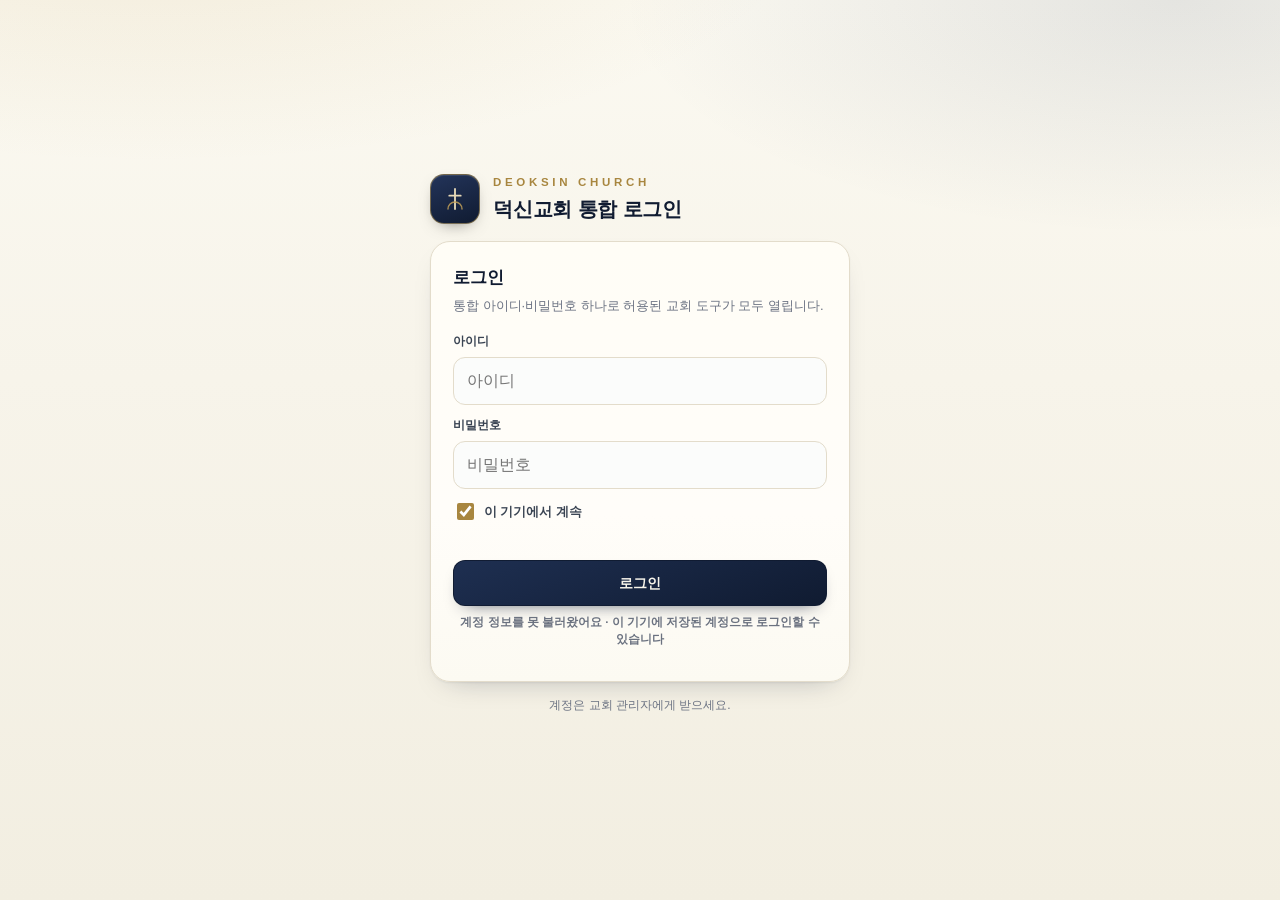
<file: prayer/index.html>
<!doctype html>
<html lang="ko">
<head>
<meta charset="utf-8">
<meta name="viewport" content="width=device-width,initial-scale=1,viewport-fit=cover">
<meta name="theme-color" content="#16273F">
<meta name="description" content="덕신교회 공동체 중보기도문(한글 .hwpx)을 예배용 파워포인트(.pptx)로 바꾸고, 배경·글꼴을 다듬어 저장하는 도구. 모든 변환은 브라우저 안에서 이루어집니다.">
<title>덕신교회 중보기도문 · HWPX → PPTX</title>
<link rel="icon" href="data:image/svg+xml,%3Csvg xmlns='http://www.w3.org/2000/svg' viewBox='0 0 64 64'%3E%3Crect width='64' height='64' rx='14' fill='%2316273F'/%3E%3Cpath d='M32 14v36M20 22h24' stroke='%23D8C08A' stroke-width='4' stroke-linecap='round'/%3E%3Cpath d='M32 26c0 9-6.5 12-13 12 0-8 5.5-13 13-13zm0 0c0 9 6.5 12 13 12 0-8-5.5-13-13-13z' fill='%23D8C08A' opacity='.5'/%3E%3C/svg%3E">
<style>
:root{
  --navy:#16273F; --navy2:#22374F; --navy3:#2E4A6B; --gold:#B89B5E; --gold-l:#D8C08A;
  --ink:#1B2430; --gray:#5A6878; --muted:#8B98A8; --line:#E3E7EE; --soft:#F6F8FA;
  --bg:#EDF0F5; --white:#fff; --ok:#2E7D5B; --warn:#B4573F; --info:#2A5C8A;
  --radius:16px; --shadow:0 1px 2px rgba(22,39,63,.04),0 8px 24px rgba(22,39,63,.07);
  --shadow-lg:0 14px 44px rgba(16,28,45,.18);
  --font:'Malgun Gothic','맑은 고딕',-apple-system,BlinkMacSystemFont,'Apple SD Gothic Neo','Noto Sans KR','Segoe UI',Roboto,sans-serif;
}
*{box-sizing:border-box;-webkit-tap-highlight-color:transparent}
html,body{margin:0;padding:0}
body{font-family:var(--font);background:var(--bg);color:var(--ink);font-size:14.5px;line-height:1.5;-webkit-font-smoothing:antialiased}
button{font-family:inherit;font-size:inherit;cursor:pointer;border:0;background:none;color:inherit}
input,select,textarea{font-family:inherit;font-size:inherit;color:inherit}
h1,h2,h3,p{margin:0}
.hidden{display:none!important}
.spin{display:inline-block;width:14px;height:14px;border:2px solid rgba(255,255,255,.35);border-top-color:#fff;border-radius:50%;animation:sp .7s linear infinite;vertical-align:-2px}
@keyframes sp{to{transform:rotate(360deg)}}

/* ---------------- login ---------------- */
#lock{position:fixed;inset:0;z-index:80;display:flex;align-items:center;justify-content:center;padding:22px;
  background:radial-gradient(1100px 620px at 82% -12%,#2b4463 0%,transparent 62%),linear-gradient(158deg,#16273F 0%,#0e1a29 62%,#1b2b3d 100%)}
.lock-card{width:100%;max-width:398px;background:#fff;border-radius:22px;padding:32px 28px 22px;box-shadow:0 30px 80px rgba(0,0,0,.42)}
.lock-brand{display:flex;align-items:center;gap:11px;margin-bottom:20px}
.brand-mark{width:40px;height:40px;border-radius:12px;background:linear-gradient(150deg,#2b4463,#16273F);display:flex;align-items:center;justify-content:center;flex:0 0 auto}
.lock-brand b{display:block;font-size:14.5px;letter-spacing:-.2px}
.lock-brand span{display:block;font-size:11.5px;color:var(--muted);letter-spacing:.1px}
.lock-title{font-size:21px;font-weight:700;letter-spacing:-.5px;margin-bottom:6px}
.lock-sub{font-size:13px;color:var(--gray);margin-bottom:20px;line-height:1.6}
.field{position:relative;margin-bottom:11px}
.field input{width:100%;height:48px;border:1.5px solid var(--line);border-radius:12px;padding:0 46px 0 14px;background:#FBFCFD;outline:none;transition:.15s}
.field input:focus{border-color:var(--navy3);background:#fff;box-shadow:0 0 0 4px rgba(46,74,107,.08)}
.field .eye{position:absolute;right:5px;top:5px;width:38px;height:38px;border-radius:10px;display:flex;align-items:center;justify-content:center;color:var(--muted)}
.btn-primary{width:100%;height:50px;border-radius:12px;background:linear-gradient(160deg,#2b4463,#16273F);color:#fff;font-weight:700;letter-spacing:-.2px;box-shadow:0 8px 20px rgba(22,39,63,.22);transition:.15s}
.btn-primary:active{transform:translateY(1px)}
.btn-primary:disabled{opacity:.6}
.lock-msg{min-height:20px;font-size:12.5px;color:var(--warn);margin:10px 2px 0;line-height:1.5}
.lock-foot{margin-top:16px;padding-top:14px;border-top:1px solid var(--line);font-size:11.5px;color:var(--muted);line-height:1.6;text-align:center}

/* ---------------- shell ---------------- */
#app{min-height:100vh;display:flex;flex-direction:column}
header.top{position:sticky;top:0;z-index:30;background:rgba(255,255,255,.94);backdrop-filter:blur(10px);border-bottom:1px solid var(--line)}
.top-in{display:flex;align-items:center;gap:12px;padding:10px 16px;max-width:1680px;margin:0 auto}
.top-brand{display:flex;align-items:center;gap:9px;min-width:0}
.top-brand .brand-mark{width:32px;height:32px;border-radius:9px}
.top-brand b{display:block;font-size:13.5px;letter-spacing:-.2px;white-space:nowrap}
.top-brand span{display:block;font-size:10.5px;color:var(--muted);white-space:nowrap}
.top-mid{flex:1;display:flex;align-items:center;gap:8px;justify-content:center;min-width:0}
.month-chip{display:inline-flex;align-items:center;gap:6px;height:32px;padding:0 11px;border-radius:9px;background:var(--soft);border:1px solid var(--line);font-size:12.5px;font-weight:700;color:var(--navy3);white-space:nowrap;max-width:46vw;overflow:hidden}
.month-chip small{font-weight:500;color:var(--muted);font-size:11px}
.sync-chip{display:inline-flex;align-items:center;gap:6px;height:30px;padding:0 10px;border-radius:9px;font-size:11.5px;font-weight:600;white-space:nowrap;background:#EEF4EF;color:var(--ok);border:1px solid #D8E7DC}
.sync-chip.off{background:#F7F2EE;color:var(--warn);border-color:#EBDCD2}
.sync-chip.busy{background:#EEF2F8;color:var(--info);border-color:#DCE5F1}
.top-right{display:flex;align-items:center;gap:8px;margin-left:auto}
.who{display:flex;align-items:center;gap:8px;padding:4px 10px 4px 4px;border-radius:10px;border:1px solid var(--line);background:#fff}
.who .av{width:26px;height:26px;border-radius:8px;background:linear-gradient(150deg,#2b4463,#16273F);color:#fff;display:flex;align-items:center;justify-content:center;font-size:11.5px;font-weight:700}
.who b{font-size:12.5px;font-weight:700}
.who small{display:block;font-size:10px;color:var(--muted);line-height:1.1}
.icon-btn{width:36px;height:36px;border-radius:10px;display:flex;align-items:center;justify-content:center;border:1px solid var(--line);background:#fff;color:var(--gray)}
.icon-btn:hover{background:var(--soft)}
.icon-btn.dark{background:var(--navy);border-color:var(--navy);color:#fff}

nav.tabs{display:flex;gap:4px;padding:0 16px;max-width:1680px;margin:0 auto;overflow-x:auto;scrollbar-width:none}
nav.tabs::-webkit-scrollbar{display:none}
nav.tabs button{position:relative;padding:9px 12px 11px;font-size:13px;font-weight:600;color:var(--muted);white-space:nowrap}
nav.tabs button.on{color:var(--navy)}
nav.tabs button.on:after{content:'';position:absolute;left:8px;right:8px;bottom:0;height:2.5px;border-radius:2px;background:var(--gold)}

main{flex:1;width:100%;max-width:1680px;margin:0 auto;padding:16px}
.panel-grid{display:grid;grid-template-columns:236px minmax(0,1fr) 348px;gap:16px;align-items:start}
.panel-grid > *{min-width:0}
.side{min-width:0}
.slist{min-width:0}
@media(max-width:1180px){.panel-grid{grid-template-columns:200px minmax(0,1fr)}.side{grid-column:1/-1}}
@media(max-width:820px){.panel-grid{grid-template-columns:minmax(0,1fr)}main{padding:12px}.slist{width:100%;overflow-x:auto;overflow-y:hidden}.stage{min-width:0;width:100%}}

.card{background:#fff;border-radius:var(--radius);box-shadow:var(--shadow);border:1px solid rgba(227,231,238,.9)}
.card-h{display:flex;align-items:center;gap:8px;padding:13px 14px;border-bottom:1px solid var(--line)}
.card-h b{font-size:13px;letter-spacing:-.2px}
.card-h .sub{font-size:11px;color:var(--muted);margin-left:auto}
.card-b{padding:14px}
.sect-t{display:flex;align-items:center;gap:7px;font-size:12px;font-weight:700;color:var(--navy3);margin:0 0 9px}
.sect-t .dot{width:5px;height:5px;border-radius:50%;background:var(--gold)}
.hint{font-size:11.5px;color:var(--muted);line-height:1.6}
.row{display:flex;align-items:center;gap:8px}
.btn{display:inline-flex;align-items:center;justify-content:center;gap:6px;height:38px;padding:0 14px;border-radius:10px;font-size:13px;font-weight:700;border:1px solid var(--line);background:#fff;color:var(--navy);transition:.13s;white-space:nowrap}
.btn:hover{background:var(--soft)}
.btn:active{transform:translateY(1px)}
.btn.dark{background:linear-gradient(160deg,#2b4463,#16273F);color:#fff;border-color:transparent;box-shadow:0 6px 16px rgba(22,39,63,.2)}
.btn.gold{background:linear-gradient(160deg,#C9AC70,#AE8F4F);color:#fff;border-color:transparent;box-shadow:0 6px 16px rgba(174,143,79,.24)}
.btn.sm{height:31px;padding:0 10px;font-size:12px;border-radius:8px}
.btn.wide{width:100%}
.btn:disabled{opacity:.5;pointer-events:none}
.pill{display:inline-flex;align-items:center;gap:5px;height:22px;padding:0 8px;border-radius:7px;font-size:10.5px;font-weight:700;background:var(--soft);color:var(--gray);border:1px solid var(--line)}
.pill.gold{background:#FBF6EC;border-color:#EEDFC2;color:#8C7132}
.pill.ok{background:#EEF4EF;border-color:#D8E7DC;color:var(--ok)}
.pill.warn{background:#FAF1EE;border-color:#EBD9D1;color:var(--warn)}

/* ---------------- slide list ---------------- */
.slist{display:flex;flex-direction:column;gap:8px;max-height:calc(100vh - 210px);overflow:auto;padding:2px}
.sitem{position:relative;display:flex;gap:9px;padding:7px;border-radius:11px;border:1.5px solid transparent;background:var(--soft);cursor:pointer;transition:.12s}
.sitem:hover{background:#EEF2F7}
.sitem.on{border-color:var(--navy3);background:#fff;box-shadow:0 4px 14px rgba(22,39,63,.1)}
.sitem .thumb{width:82px;height:46px;border-radius:6px;flex:0 0 auto;overflow:hidden;background:#dfe5ec;position:relative;box-shadow:inset 0 0 0 1px rgba(0,0,0,.05)}
.sitem .thumb canvas{width:100%;height:100%;display:block}
.sitem .meta{min-width:0;flex:1;display:flex;flex-direction:column;justify-content:center;gap:2px}
.sitem .meta b{font-size:11.5px;font-weight:700;white-space:nowrap;overflow:hidden;text-overflow:ellipsis;color:var(--navy)}
.sitem .meta span{font-size:10.5px;color:var(--muted);white-space:nowrap;overflow:hidden;text-overflow:ellipsis}
.sitem .no{position:absolute;left:11px;top:9px;font-size:9px;font-weight:700;color:#fff;background:rgba(22,39,63,.62);border-radius:4px;padding:0 4px;line-height:14px}
.sitem .acts{position:absolute;right:4px;top:4px;display:none;gap:2px}
.sitem:hover .acts{display:flex}
.tiny{width:20px;height:20px;border-radius:5px;background:rgba(255,255,255,.92);border:1px solid var(--line);display:flex;align-items:center;justify-content:center;font-size:10px;color:var(--gray)}

/* ---------------- stage ---------------- */
.stage{display:flex;flex-direction:column;gap:12px}
.stage-view{position:relative;border-radius:14px;overflow:hidden;background:#E9E2D4;box-shadow:0 18px 50px rgba(16,28,45,.26)}
#slideWrap{position:relative;width:100%;aspect-ratio:16/9;font-size:0;overflow:hidden}
#scaleLayer{position:absolute;left:0;top:0;width:960px;height:540px;transform-origin:top left}
#slideBg{position:absolute;inset:0;width:100%;height:100%;object-fit:cover;display:block}
#slideText{position:absolute;inset:0}
.tb{position:absolute;margin:0;overflow:visible;white-space:pre-wrap;word-break:keep-all;overflow-wrap:break-word}
.stage-bar{display:flex;align-items:center;gap:8px;padding:9px 11px;background:#fff;border-radius:12px;box-shadow:var(--shadow);border:1px solid rgba(227,231,238,.9)}
.stage-bar .pos{font-size:12px;font-weight:700;color:var(--navy3);min-width:60px}
.stage-bar .spacer{flex:1}
.zoom{display:flex;align-items:center;gap:3px;background:var(--soft);border-radius:8px;padding:2px}
.zoom button{width:26px;height:26px;border-radius:6px;font-size:14px;color:var(--gray)}
.zoom span{font-size:11px;min-width:36px;text-align:center;color:var(--gray)}
.editor{margin-top:2px}
.edit-row{display:flex;gap:10px;flex-wrap:wrap}
.edit-row .grow{flex:1;min-width:180px}
.lab{display:block;font-size:11.5px;font-weight:700;color:var(--gray);margin-bottom:5px}
.inp{width:100%;height:40px;border:1.5px solid var(--line);border-radius:10px;padding:0 11px;background:#FBFCFD;outline:none;transition:.13s;font-size:13.5px}
.inp:focus{border-color:var(--navy3);background:#fff;box-shadow:0 0 0 3px rgba(46,74,107,.08)}
textarea.inp{height:auto;min-height:130px;padding:11px;line-height:1.75;resize:vertical}
textarea.inp.big{min-height:190px;font-size:14.5px;line-height:1.85}
.kind-badge{display:inline-flex;align-items:center;gap:6px;font-size:11px;font-weight:700;color:var(--gold);background:#FBF6EC;border:1px solid #EEDFC2;border-radius:7px;padding:3px 8px}

/* ---------------- design tab ---------------- */
.month-grid{display:grid;grid-template-columns:repeat(6,1fr);gap:6px}
@media(max-width:520px){.month-grid{grid-template-columns:repeat(4,1fr)}}
.mbtn{height:34px;border-radius:9px;border:1.5px solid var(--line);background:#fff;font-size:12px;font-weight:700;color:var(--gray);display:flex;align-items:center;justify-content:center;gap:3px}
.mbtn.on{border-color:var(--navy3);background:var(--navy);color:#fff}
.tpl-grid{display:grid;grid-template-columns:repeat(3,1fr);gap:9px}
.tpl{border:2px solid var(--line);border-radius:11px;overflow:hidden;background:#fff;padding:0;text-align:left;transition:.14s}
.tpl.on{border-color:var(--gold);box-shadow:0 6px 18px rgba(184,155,94,.28)}
.tpl .cv{display:block;width:100%;aspect-ratio:16/9;background:#e9edf2}
.tpl .nm{display:block;font-size:10.5px;font-weight:700;padding:5px 6px 6px;color:var(--navy);text-align:center;line-height:1.25}
.upload-zone{position:relative;border:1.6px dashed #CDD6E1;border-radius:12px;background:#FAFCFE;padding:15px 12px;text-align:center;overflow:hidden}
.upload-zone b{display:block;font-size:12.5px;color:var(--navy3);margin-bottom:3px}
.upload-zone span{font-size:11px;color:var(--muted);line-height:1.5}
.upload-zone input[type=file]{position:absolute;inset:0;width:100%;height:100%;opacity:0;cursor:pointer;font-size:0}
.upload-zone.drag{border-color:var(--gold);background:#FFFDF8}

/* ---------------- fonts tab ---------------- */
.area-card{border:1px solid var(--line);border-radius:12px;margin-bottom:11px;overflow:hidden;background:#fff}
.area-head{display:flex;align-items:center;gap:8px;padding:9px 11px;background:var(--soft);cursor:pointer}
.area-head .k{width:20px;height:20px;border-radius:6px;background:var(--navy);color:#fff;font-size:10.5px;font-weight:700;display:flex;align-items:center;justify-content:center;flex:0 0 auto}
.area-head b{font-size:12.5px}
.area-head .sample{margin-left:auto;font-size:11.5px;color:var(--gray);max-width:9em;overflow:hidden;text-overflow:ellipsis;white-space:nowrap}
.area-body{padding:11px}
.f-grid{display:grid;grid-template-columns:1fr 74px;gap:8px}
.f-grid2{display:grid;grid-template-columns:1fr 1fr;gap:8px;margin-top:8px}
.frow{display:flex;align-items:center;gap:6px;margin-top:8px}
.tgl{width:36px;height:32px;border-radius:8px;border:1.5px solid var(--line);background:#fff;font-weight:800;font-size:13px;color:var(--gray)}
.tgl.on{background:var(--navy);border-color:var(--navy);color:#fff}
.col-dot{width:32px;height:32px;border-radius:8px;border:1.5px solid var(--line);padding:0;overflow:hidden;background:conic-gradient(from 0deg,#f66,#fd0,#3c6,#0cf,#63c,#f66)}
.col-dot input{width:200%;height:200%;margin:-50%;border:0;padding:0;opacity:0;cursor:pointer}
.swatches{display:flex;gap:5px;margin-top:7px;flex-wrap:wrap}
.sw{width:20px;height:20px;border-radius:6px;border:1px solid rgba(0,0,0,.09)}
.font-status{font-size:11px;color:var(--muted);margin-top:6px;line-height:1.5}

/* ---------------- list tab / tables ---------------- */
.mlist{display:flex;flex-direction:column;gap:9px}
.mrow{display:flex;align-items:center;gap:10px;padding:10px 11px;border:1px solid var(--line);border-radius:11px;background:#fff}
.mrow.on{border-color:var(--gold);background:#FFFDF7}
.mrow .minfo{flex:1;min-width:0}
.mrow b{display:block;font-size:12.5px;color:var(--navy);white-space:nowrap;overflow:hidden;text-overflow:ellipsis}
.mrow span{font-size:10.5px;color:var(--muted)}
table.tb2{width:100%;border-collapse:collapse;font-size:12px}
table.tb2 th{text-align:left;font-size:10.5px;color:var(--muted);font-weight:700;padding:6px 5px;border-bottom:1px solid var(--line)}
table.tb2 td{padding:7px 5px;border-bottom:1px solid #F1F4F8;vertical-align:middle}
table.tb2 td b{font-size:12px}
.empty{padding:26px 14px;text-align:center;color:var(--muted);font-size:12px;line-height:1.7}

/* ---------------- modal ---------------- */
.mask{position:fixed;inset:0;z-index:90;background:rgba(14,24,38,.5);backdrop-filter:blur(3px);display:flex;align-items:center;justify-content:center;padding:18px}
.modal{background:#fff;border-radius:18px;width:100%;max-width:440px;box-shadow:var(--shadow-lg);max-height:90vh;display:flex;flex-direction:column}
.modal-h{display:flex;align-items:center;padding:16px 18px 10px}
.modal-h b{font-size:16px;letter-spacing:-.3px}
.modal-h button{margin-left:auto;color:var(--muted);font-size:19px;line-height:1}
.modal-b{padding:4px 18px 8px;overflow:auto}
.modal-f{display:flex;gap:8px;padding:12px 18px 16px}
.modal-f .btn{flex:1}
.toast{position:fixed;left:50%;bottom:26px;transform:translateX(-50%) translateY(14px);z-index:100;background:rgba(22,39,63,.95);color:#fff;padding:11px 18px;border-radius:12px;font-size:12.5px;font-weight:600;box-shadow:0 12px 34px rgba(0,0,0,.3);opacity:0;transition:.22s;pointer-events:none;max-width:88vw;text-align:center;line-height:1.5}
.toast.show{opacity:1;transform:translateX(-50%) translateY(0)}

/* mobile tab bar */
.mtabs{display:none}
@media(max-width:820px){
  .top-in{padding:8px 10px;gap:6px}
  .top-brand b{font-size:12px;max-width:9.5em;overflow:hidden;text-overflow:ellipsis}
  .top-mid{gap:5px;justify-content:flex-start}
  .month-chip{font-size:11px;height:28px;padding:0 8px;max-width:38vw}
  .sync-chip{font-size:10px;padding:0 6px;gap:3px}
  .sync-chip{max-width:26vw;overflow:hidden;text-overflow:ellipsis}
  .top-right{gap:5px}
  .icon-btn{width:32px;height:32px}
  .zoom{display:none}
  .top-brand b{font-size:12.5px}
  .top-brand span{display:none}
  .who{padding:3px 8px 3px 3px}
  .who b,.who small{display:none}
  .month-chip{max-width:40vw;font-size:11.5px;height:29px}
  .sync-chip{font-size:10.5px;padding:0 8px;height:27px}
  nav.tabs{display:none}
  .mtabs{display:flex;position:fixed;left:0;right:0;bottom:0;z-index:40;background:rgba(255,255,255,.98);border-top:1px solid var(--line);padding:6px 4px calc(6px + env(safe-area-inset-bottom))}
  .mtabs button{flex:1;display:flex;flex-direction:column;align-items:center;gap:2px;font-size:10px;font-weight:700;color:var(--muted);padding:5px 2px;border-radius:9px}
  .mtabs button.on{color:var(--navy);background:var(--soft)}
  .mtabs .ic{font-size:16px;line-height:1}
  main{padding:11px 11px 76px}
  .slist{max-height:none;flex-direction:row;overflow-x:auto;padding-bottom:4px}
  .sitem{flex:0 0 138px}
  .tpl-grid{gap:6px}
  textarea.inp.big{min-height:150px;font-size:14px}
  .modal-f{flex-direction:column-reverse}
}
@media(max-width:430px){
  .top-brand b{display:none}
  .month-chip{max-width:44vw}
  .sync-chip{max-width:24vw}
}
@media print{header.top,nav.tabs,.mtabs,.side,.slist{display:none}}

</style>
</head>
<body>
<!-- ================= login ================= -->
<div id="lock">
  <div class="lock-card">
    <div class="lock-brand">
      <div class="brand-mark"><svg width="22" height="22" viewBox="0 0 24 24" fill="none"><path d="M12 3v18M7 7.5h10" stroke="#D8C08A" stroke-width="1.6" stroke-linecap="round"/><path d="M12 8.5c0 4-3 5.5-6 5.5 0-3.5 2.5-6 6-6zm0 0c0 4 3 5.5 6 5.5 0-3.5-2.5-6-6-6z" fill="#D8C08A" opacity=".55"/></svg></div>
      <div><b>덕신교회 중보기도문</b><span>HWPX → PPTX 변환 · 예배 슬라이드 편집</span></div>
    </div>
    <h1 class="lock-title">로그인</h1>
    <p class="lock-sub">아이디와 비밀번호를 입력해 주세요. 기도문과 글꼴 설정은 암호화되어 이 기기에 저장되고, 같은 계정이면 다른 기기에서도 이어서 작업할 수 있습니다.</p>
    <div class="field">
      <input id="loginId" type="text" autocomplete="username" placeholder="아이디" spellcheck="false">
    </div>
    <div class="field">
      <input id="loginPw" type="password" autocomplete="current-password" placeholder="비밀번호">
      <button class="eye" id="btnEye" type="button" aria-label="비밀번호 보기">
        <svg width="19" height="19" viewBox="0 0 24 24" fill="none"><path d="M2 12s3.6-6.5 10-6.5S22 12 22 12s-3.6 6.5-10 6.5S2 12 2 12z" stroke="currentColor" stroke-width="1.6"/><circle cx="12" cy="12" r="2.6" stroke="currentColor" stroke-width="1.6"/></svg>
      </button>
    </div>
    <button class="btn-primary" id="btnLogin">로그인</button>
    <div class="lock-msg" id="lockMsg"></div>
    <div class="lock-foot">모든 변환은 이 브라우저 안에서만 이루어지며, 기도문 원본 파일은 서버로 보내지 않습니다.</div>
  </div>
</div>

<!-- ================= app ================= -->
<div id="app" class="hidden">
  <header class="top">
    <div class="top-in">
      <div class="top-brand">
        <div class="brand-mark"><svg width="19" height="19" viewBox="0 0 24 24" fill="none"><path d="M12 3v18M7 7.5h10" stroke="#D8C08A" stroke-width="1.8" stroke-linecap="round"/><path d="M12 8.5c0 4-3 5.5-6 5.5 0-3.5 2.5-6 6-6zm0 0c0 4 3 5.5 6 5.5 0-3.5-2.5-6-6-6z" fill="#D8C08A" opacity=".5"/></svg></div>
        <div><b>덕신교회 중보기도문</b><span>COMMUNITY PRAYER · PPTX</span></div>
      </div>
      <div class="top-mid">
        <span class="month-chip" id="monthChip">2026년 11월 <small id="slideChip">21장</small></span>
        <span class="sync-chip" id="syncChip">☁️ 준비</span>
      </div>
      <div class="top-right">
        <button class="icon-btn" id="btnRefresh" title="동기화"><svg width="17" height="17" viewBox="0 0 24 24" fill="none"><path d="M20 11a8 8 0 10-2.3 5.7M20 4v7h-7" stroke="currentColor" stroke-width="1.7" stroke-linecap="round" stroke-linejoin="round"/></svg></button>
        <div class="who"><div class="av" id="avUser">A</div><div><b id="whoName">관리자</b><small id="whoRole">관리자</small></div></div>
        <button class="icon-btn" id="btnLock" title="잠금"><svg width="16" height="16" viewBox="0 0 24 24" fill="none"><rect x="4.5" y="10" width="15" height="10" rx="2.5" stroke="currentColor" stroke-width="1.7"/><path d="M8 10V7.5a4 4 0 018 0V10" stroke="currentColor" stroke-width="1.7"/></svg></button>
      </div>
    </div>
    <nav class="tabs" id="tabs">
      <button data-tab="slides" class="on">기도문</button>
      <button data-tab="design">배경·디자인</button>
      <button data-tab="fonts">글꼴</button>
      <button data-tab="data">월별 자료</button>
      <button data-tab="users" id="tabUsers">사용자</button>
    </nav>
  </header>

  <main>
    <!-- ------------- slides ------------- -->
    <section class="view" id="view-slides">
      <div class="panel-grid">
        <aside class="side">
          <div class="card">
            <div class="card-h"><b>슬라이드</b><span class="sub" id="slideCount">0장</span></div>
            <div class="card-b" style="padding:9px 9px 3px">
              <div class="slist" id="slist"></div>
            </div>
            <div class="card-b" style="border-top:1px solid var(--line);display:flex;gap:6px;padding:10px">
              <button class="btn sm wide" id="btnAddSlide">＋ 추가</button>
              <div class="upload-mini" style="position:relative;flex:1">
                <button class="btn sm wide" tabindex="-1">HWPX 올리기</button>
                <input type="file" id="fileHwpx2" style="position:absolute;inset:0;width:100%;height:100%;opacity:0;cursor:pointer">
              </div>
            </div>
          </div>
        </aside>

        <div class="stage">
          <div class="stage-view" id="stageView">
            <div id="slideWrap">
              <div id="scaleLayer">
                <img id="slideBg" alt="">
                <div id="slideText"></div>
              </div>
            </div>
          </div>
          <div class="stage-bar">
            <button class="tiny" id="btnPrev" style="width:28px;height:28px">◀</button>
            <span class="pos" id="posText">1 / 1</span>
            <button class="tiny" id="btnNext" style="width:28px;height:28px">▶</button>
            <span class="spacer"></span>
            <div class="zoom"><button id="btnZoomOut">−</button><span id="zoomLabel">맞춤</span><button id="btnZoomIn">＋</button></div>
            <button class="btn sm dark" id="btnPptx">PPTX 다운로드</button>
          </div>
          <div class="card editor">
            <div class="card-h"><b id="editTitle">슬라이드 편집</b><span class="kind-badge" id="editKind">기도</span><span class="sub" id="fitNote"></span></div>
            <div class="card-b">
              <div id="editPrayer" class="hidden">
                <div class="edit-row">
                  <div style="flex:0 0 210px"><label class="lab">소제목</label><input class="inp" id="edCat" placeholder="1. 기도 제목"></div>
                  <div style="flex:1;min-width:120px"><label class="lab">소제목 번호</label><input class="inp" id="edCatNo" placeholder="1"></div>
                </div>
                <div style="margin-top:9px"><label class="lab">기도 본문</label><textarea class="inp big" id="edBody" placeholder="기도문을 입력하세요"></textarea></div>
              </div>
              <div id="editTitleSlide" class="hidden">
                <label class="lab">제목</label><input class="inp" id="edTitle" placeholder="2026년 11월 덕신교회 공동체 중보기도문">
                <div style="margin-top:9px"><label class="lab">주제 말씀</label><textarea class="inp" id="edVerse" placeholder="계 3:20 …"></textarea></div>
              </div>
              <div id="editPart" class="hidden">
                <div class="edit-row">
                  <div style="flex:0 0 200px"><label class="lab">목록 표시 이름</label><input class="inp" id="edLabel" placeholder="여는 기도"></div>
                </div>
                <div style="margin-top:9px"><label class="lab">기도문</label><textarea class="inp big" id="edPart" placeholder="기도문을 입력하세요"></textarea></div>
              </div>
              <div class="hint" style="margin-top:8px">수정하면 이 기기에 즉시 저장되고, 동기화가 켜져 있으면 구글 시트에도 함께 저장됩니다.</div>
            </div>
          </div>
        </div>

        <aside class="side">
          <div class="card">
            <div class="card-h"><b>이 기도문</b></div>
            <div class="card-b">
              <div class="row" style="justify-content:space-between;margin-bottom:8px"><span class="hint">제목</span><span class="pill gold" id="docMonth">2026-11</span></div>
              <div style="font-size:13px;font-weight:700;color:var(--navy);line-height:1.4" id="docTitle">—</div>
              <div class="row" style="margin-top:12px;gap:6px">
                <div style="flex:1"><div style="font-size:19px;font-weight:800;color:var(--navy3)" id="sumSlides">0</div><div class="hint">슬라이드</div></div>
                <div style="flex:1"><div style="font-size:19px;font-weight:800;color:var(--navy3)" id="sumCats">0</div><div class="hint">기도 제목</div></div>
                <div style="flex:1"><div style="font-size:19px;font-weight:800;color:var(--navy3)" id="sumChars">0</div><div class="hint">글자</div></div>
              </div>
            </div>
          </div>
          <div class="card" style="margin-top:12px">
            <div class="card-h"><b>빠른 작업</b></div>
            <div class="card-b" style="display:flex;flex-direction:column;gap:7px">
              <div class="upload-zone" style="padding:11px">
                <b>한글 기도문 올리기 (.hwpx)</b>
                <span>28줄 → 21장으로 자동 나눔</span>
                <input type="file" id="fileHwpx">
              </div>
              <button class="btn wide" id="btnDemo">예시 기도문 불러오기</button>
              <button class="btn wide" id="btnNewMonth">새 달 만들기</button>
            </div>
          </div>
          <div class="card" style="margin-top:12px">
            <div class="card-h"><b>안내</b></div>
            <div class="card-b hint" id="tipBox">
              소제목과 기도문 1개가 한 장(슬라이드)이 됩니다. 한 소제목 아래 기도문이 2개면 2장으로 나뉘고, 두 장 모두 같은 소제목이 붙습니다.
              글이 길어 사각박스에 다 들어가지 않으면 글자를 줄이지 않고 문장 단위로 다음 장으로 넘깁니다.
            </div>
          </div>
        </aside>
      </div>
    </section>

    <!-- ------------- design ------------- -->
    <section class="view hidden" id="view-design">
      <div class="panel-grid" style="grid-template-columns:minmax(0,1fr) 360px">
        <div>
          <div class="card">
            <div class="card-h"><b>월별 배경 템플릿</b><span class="sub">1~12월 · 각 3종</span></div>
            <div class="card-b">
              <div class="hint" style="margin-bottom:9px">예배 절기와 계절에 맞는 배경을 고르세요. 배경은 1920×1080 고해상도로 그려져 파워포인트 배경 이미지로 그대로 들어갑니다.</div>
              <div class="month-grid" id="monthGrid"></div>
              <div class="sect-t" style="margin-top:16px"><span class="dot"></span>배경 3종</div>
              <div class="tpl-grid" id="tplGrid"></div>
              <div class="hint" id="tplNote" style="margin-top:8px"></div>
            </div>
          </div>
          <div class="card" style="margin-top:14px">
            <div class="card-h"><b>내 배경 이미지</b><span class="sub">선택 사항</span></div>
            <div class="card-b">
              <div class="upload-zone" id="bgZone">
                <b>사진·이미지 올리기</b>
                <span>휴대폰 사진도 됩니다 · 16:9로 자동 맞춤 (가운데 기준)</span>
                <input type="file" id="fileBg">
              </div>
              <div class="row" style="margin-top:9px">
                <button class="btn sm" id="btnBgClear">올린 배경 지우기</button>
                <span class="hint" id="bgState">템플릿 배경을 쓰고 있습니다</span>
              </div>
            </div>
          </div>
          <div class="card" style="margin-top:14px">
            <div class="card-h"><b>슬라이드에는 본문만</b></div>
            <div class="card-b hint">
              꼬리말(교회 이름·날짜·쪽 번호)과 표지 위 영문 문구, ‘여는 기도·마무리 기도’ 이름표는 슬라이드에 넣지 않습니다.
              이름표는 왼쪽 슬라이드 목록에서 구분용으로만 보입니다(3장 편집 칸에서 이름은 바꿀 수 있습니다).
            </div>
          </div>
        </div>
        <aside class="side">
          <div class="card" style="position:sticky;top:96px">
            <div class="card-h"><b>미리보기</b><span class="sub" id="pvLabel">1장</span></div>
            <div class="card-b" style="padding:10px">
              <div class="stage-view" style="border-radius:9px"><div id="miniWrap" style="position:relative;width:100%;aspect-ratio:16/9;overflow:hidden"><div id="miniLayer" style="position:absolute;left:0;top:0;width:960px;height:540px;transform-origin:top left"><img id="miniBg" style="position:absolute;inset:0;width:100%;height:100%;object-fit:cover"><div id="miniText" style="position:absolute;inset:0"></div></div></div></div>
              <div class="row" style="margin-top:9px;justify-content:center"><button class="tiny" id="miniPrev" style="width:26px;height:26px">◀</button><span class="pos" id="miniPos" style="font-size:11px;min-width:50px;text-align:center">1 / 1</span><button class="tiny" id="miniNext" style="width:26px;height:26px">▶</button></div>
            </div>
          </div>
        </aside>
      </div>
    </section>

    <!-- ------------- fonts ------------- -->
    <section class="view hidden" id="view-fonts">
      <div class="panel-grid" style="grid-template-columns:minmax(0,1fr) 360px">
        <div>
          <div class="card">
            <div class="card-h"><b>영역별 글꼴·크기</b><span class="sub">4개 영역</span></div>
            <div class="card-b">
              <div class="row" style="margin-bottom:11px;flex-wrap:wrap">
                <button class="btn sm" id="btnLocalFonts">내 컴퓨터 폰트 불러오기</button>
                <button class="btn sm" id="btnFontReset">기본값으로</button>
                <span class="hint" id="fontStatus">기본 추천 글꼴을 쓰고 있습니다.</span>
              </div>
              <div id="areaList"></div>
            </div>
          </div>
        </div>
        <aside class="side">
          <div class="card" style="position:sticky;top:96px">
            <div class="card-h"><b>미리보기</b><span class="sub" id="pvLabel2">1장</span></div>
            <div class="card-b" style="padding:10px">
              <div class="stage-view" style="border-radius:9px"><div id="miniWrap2" style="position:relative;width:100%;aspect-ratio:16/9;overflow:hidden"><div id="miniLayer2" style="position:absolute;left:0;top:0;width:960px;height:540px;transform-origin:top left"><img id="miniBg2" style="position:absolute;inset:0;width:100%;height:100%;object-fit:cover"><div id="miniText2" style="position:absolute;inset:0"></div></div></div></div>
              <div class="row" style="margin-top:9px;justify-content:center"><button class="tiny" id="miniPrev2" style="width:26px;height:26px">◀</button><span class="pos" id="miniPos2" style="font-size:11px;min-width:50px;text-align:center">1 / 1</span><button class="tiny" id="miniNext2" style="width:26px;height:26px">▶</button></div>
            </div>
          </div>
        </aside>
      </div>
    </section>

    <!-- ------------- data ------------- -->
    <section class="view hidden" id="view-data">
      <div class="panel-grid" style="grid-template-columns:minmax(0,1fr) 360px">
        <div>
          <div class="card">
            <div class="card-h"><b>월별 자료</b><span class="sub" id="dataCount">0개월</span></div>
            <div class="card-b">
              <div class="mlist" id="monthList"></div>
            </div>
          </div>
          <div class="card" style="margin-top:14px">
            <div class="card-h"><b>한글 파일에서 새로 만들기</b></div>
            <div class="card-b">
              <div class="upload-zone" id="hwpxZone">
                <b>기도문 한글 파일(.hwpx) 올리기</b>
                <span>표지·여는 기도·소제목별 기도·마무리 기도로 자동 나눔 · 지금 작업 중인 달에 덮어쓰거나 새 달로 저장</span>
                <input type="file" id="fileHwpx3">
              </div>
              <div class="hint" id="uploadNote" style="margin-top:8px"></div>
            </div>
          </div>
        </div>
        <aside class="side">
          <div class="card">
            <div class="card-h"><b>구글 시트 동기화</b><span class="sub">암호화</span></div>
            <div class="card-b">
              <div class="row" style="justify-content:space-between;margin-bottom:8px"><span class="hint">상태</span><span class="sync-chip" id="syncChip2">☁️ 준비</span></div>
              <div class="hint" style="margin-bottom:10px">기도문·배경·글꼴 설정은 비밀번호에서 뽑은 열쇠로 암호화해 구글 시트에 보관합니다. 시트를 열어도 내용은 보이지 않습니다.</div>
              <button class="btn wide" id="btnSyncNow" style="margin-bottom:7px">지금 저장·불러오기</button>
              <button class="btn wide" id="btnSheetOpen">동기화 시트 열기</button>
              <div class="hint" id="syncInfo" style="margin-top:9px"></div>
            </div>
          </div>
        </aside>
      </div>
    </section>

    <!-- ------------- users ------------- -->
    <section class="view hidden" id="view-users">
      <div class="panel-grid" style="grid-template-columns:minmax(0,1fr) 360px">
        <div>
          <div class="card">
            <div class="card-h"><b>사용자 관리</b><span class="sub">관리자 전용</span></div>
            <div class="card-b">
              <div id="userAdmin">
                <table class="tb2" id="userTable"><thead><tr><th>아이디</th><th>이름</th><th>권한</th><th style="width:96px"></th></tr></thead><tbody></tbody></table>
                <button class="btn dark wide" id="btnAddUser" style="margin-top:12px">＋ 사용자 추가</button>
              </div>
              <div id="userDenied" class="empty hidden">사용자 관리는 관리자만 할 수 있습니다.</div>
            </div>
          </div>
        </div>
        <aside class="side">
          <div class="card">
            <div class="card-h"><b>내 계정</b></div>
            <div class="card-b">
              <div class="row" style="justify-content:space-between;margin-bottom:7px"><span class="hint">아이디</span><b id="meId">—</b></div>
              <div class="row" style="justify-content:space-between;margin-bottom:12px"><span class="hint">권한</span><span class="pill gold" id="meRole">—</span></div>
              <button class="btn wide" id="btnChangePw">비밀번호 변경</button>
            </div>
          </div>
          <div class="card" style="margin-top:12px">
            <div class="card-h"><b>권한 안내</b></div>
            <div class="card-b hint">
              <b>관리자</b> — 편집·저장·다운로드, 사용자 추가·비밀번호 변경·삭제<br><br>
              <b>편집자</b> — 기도문 편집·저장·다운로드<br><br>
              <b>열람자</b> — 보기와 PPTX 다운로드만
            </div>
          </div>
        </aside>
      </div>
    </section>
  </main>

  <div class="mtabs" id="mtabs">
    <button data-tab="slides" class="on"><span class="ic">📖</span>기도문</button>
    <button data-tab="design"><span class="ic">🎨</span>배경</button>
    <button data-tab="fonts"><span class="ic">🅰</span>글꼴</button>
    <button data-tab="data"><span class="ic">🗂</span>자료</button>
    <button data-tab="users"><span class="ic">👤</span>사용자</button>
  </div>
</div>

<div id="toast" class="toast"></div>
<div id="modalHost"></div>

<script>window.__SYNC_URL__ = "https://script.google.com/macros/s/AKfycbzITQche-urPlVaPyJUGNg4gJlHmK8cUnSSgJS6GKQIkZpItw6UmY-NSELSV4bjRdwO/exec";</script>
<script>window.__DEMO__ = null;</script>
<script>/*!

JSZip v3.10.1 - A JavaScript class for generating and reading zip files
<http://stuartk.com/jszip>

(c) 2009-2016 Stuart Knightley <stuart [at] stuartk.com>
Dual licenced under the MIT license or GPLv3. See https://raw.github.com/Stuk/jszip/main/LICENSE.markdown.

JSZip uses the library pako released under the MIT license :
https://github.com/nodeca/pako/blob/main/LICENSE
*/

!function(e){if("object"==typeof exports&&"undefined"!=typeof module)module.exports=e();else if("function"==typeof define&&define.amd)define([],e);else{("undefined"!=typeof window?window:"undefined"!=typeof global?global:"undefined"!=typeof self?self:this).JSZip=e()}}(function(){return function s(a,o,h){function u(r,e){if(!o[r]){if(!a[r]){var t="function"==typeof require&&require;if(!e&&t)return t(r,!0);if(l)return l(r,!0);var n=new Error("Cannot find module '"+r+"'");throw n.code="MODULE_NOT_FOUND",n}var i=o[r]={exports:{}};a[r][0].call(i.exports,function(e){var t=a[r][1][e];return u(t||e)},i,i.exports,s,a,o,h)}return o[r].exports}for(var l="function"==typeof require&&require,e=0;e<h.length;e++)u(h[e]);return u}({1:[function(e,t,r){"use strict";var d=e("./utils"),c=e("./support"),p="ABCDEFGHIJKLMNOPQRSTUVWXYZabcdefghijklmnopqrstuvwxyz0123456789+/=";r.encode=function(e){for(var t,r,n,i,s,a,o,h=[],u=0,l=e.length,f=l,c="string"!==d.getTypeOf(e);u<e.length;)f=l-u,n=c?(t=e[u++],r=u<l?e[u++]:0,u<l?e[u++]:0):(t=e.charCodeAt(u++),r=u<l?e.charCodeAt(u++):0,u<l?e.charCodeAt(u++):0),i=t>>2,s=(3&t)<<4|r>>4,a=1<f?(15&r)<<2|n>>6:64,o=2<f?63&n:64,h.push(p.charAt(i)+p.charAt(s)+p.charAt(a)+p.charAt(o));return h.join("")},r.decode=function(e){var t,r,n,i,s,a,o=0,h=0,u="data:";if(e.substr(0,u.length)===u)throw new Error("Invalid base64 input, it looks like a data url.");var l,f=3*(e=e.replace(/[^A-Za-z0-9+/=]/g,"")).length/4;if(e.charAt(e.length-1)===p.charAt(64)&&f--,e.charAt(e.length-2)===p.charAt(64)&&f--,f%1!=0)throw new Error("Invalid base64 input, bad content length.");for(l=c.uint8array?new Uint8Array(0|f):new Array(0|f);o<e.length;)t=p.indexOf(e.charAt(o++))<<2|(i=p.indexOf(e.charAt(o++)))>>4,r=(15&i)<<4|(s=p.indexOf(e.charAt(o++)))>>2,n=(3&s)<<6|(a=p.indexOf(e.charAt(o++))),l[h++]=t,64!==s&&(l[h++]=r),64!==a&&(l[h++]=n);return l}},{"./support":30,"./utils":32}],2:[function(e,t,r){"use strict";var n=e("./external"),i=e("./stream/DataWorker"),s=e("./stream/Crc32Probe"),a=e("./stream/DataLengthProbe");function o(e,t,r,n,i){this.compressedSize=e,this.uncompressedSize=t,this.crc32=r,this.compression=n,this.compressedContent=i}o.prototype={getContentWorker:function(){var e=new i(n.Promise.resolve(this.compressedContent)).pipe(this.compression.uncompressWorker()).pipe(new a("data_length")),t=this;return e.on("end",function(){if(this.streamInfo.data_length!==t.uncompressedSize)throw new Error("Bug : uncompressed data size mismatch")}),e},getCompressedWorker:function(){return new i(n.Promise.resolve(this.compressedContent)).withStreamInfo("compressedSize",this.compressedSize).withStreamInfo("uncompressedSize",this.uncompressedSize).withStreamInfo("crc32",this.crc32).withStreamInfo("compression",this.compression)}},o.createWorkerFrom=function(e,t,r){return e.pipe(new s).pipe(new a("uncompressedSize")).pipe(t.compressWorker(r)).pipe(new a("compressedSize")).withStreamInfo("compression",t)},t.exports=o},{"./external":6,"./stream/Crc32Probe":25,"./stream/DataLengthProbe":26,"./stream/DataWorker":27}],3:[function(e,t,r){"use strict";var n=e("./stream/GenericWorker");r.STORE={magic:"\0\0",compressWorker:function(){return new n("STORE compression")},uncompressWorker:function(){return new n("STORE decompression")}},r.DEFLATE=e("./flate")},{"./flate":7,"./stream/GenericWorker":28}],4:[function(e,t,r){"use strict";var n=e("./utils");var o=function(){for(var e,t=[],r=0;r<256;r++){e=r;for(var n=0;n<8;n++)e=1&e?3988292384^e>>>1:e>>>1;t[r]=e}return t}();t.exports=function(e,t){return void 0!==e&&e.length?"string"!==n.getTypeOf(e)?function(e,t,r,n){var i=o,s=n+r;e^=-1;for(var a=n;a<s;a++)e=e>>>8^i[255&(e^t[a])];return-1^e}(0|t,e,e.length,0):function(e,t,r,n){var i=o,s=n+r;e^=-1;for(var a=n;a<s;a++)e=e>>>8^i[255&(e^t.charCodeAt(a))];return-1^e}(0|t,e,e.length,0):0}},{"./utils":32}],5:[function(e,t,r){"use strict";r.base64=!1,r.binary=!1,r.dir=!1,r.createFolders=!0,r.date=null,r.compression=null,r.compressionOptions=null,r.comment=null,r.unixPermissions=null,r.dosPermissions=null},{}],6:[function(e,t,r){"use strict";var n=null;n="undefined"!=typeof Promise?Promise:e("lie"),t.exports={Promise:n}},{lie:37}],7:[function(e,t,r){"use strict";var n="undefined"!=typeof Uint8Array&&"undefined"!=typeof Uint16Array&&"undefined"!=typeof Uint32Array,i=e("pako"),s=e("./utils"),a=e("./stream/GenericWorker"),o=n?"uint8array":"array";function h(e,t){a.call(this,"FlateWorker/"+e),this._pako=null,this._pakoAction=e,this._pakoOptions=t,this.meta={}}r.magic="\b\0",s.inherits(h,a),h.prototype.processChunk=function(e){this.meta=e.meta,null===this._pako&&this._createPako(),this._pako.push(s.transformTo(o,e.data),!1)},h.prototype.flush=function(){a.prototype.flush.call(this),null===this._pako&&this._createPako(),this._pako.push([],!0)},h.prototype.cleanUp=function(){a.prototype.cleanUp.call(this),this._pako=null},h.prototype._createPako=function(){this._pako=new i[this._pakoAction]({raw:!0,level:this._pakoOptions.level||-1});var t=this;this._pako.onData=function(e){t.push({data:e,meta:t.meta})}},r.compressWorker=function(e){return new h("Deflate",e)},r.uncompressWorker=function(){return new h("Inflate",{})}},{"./stream/GenericWorker":28,"./utils":32,pako:38}],8:[function(e,t,r){"use strict";function A(e,t){var r,n="";for(r=0;r<t;r++)n+=String.fromCharCode(255&e),e>>>=8;return n}function n(e,t,r,n,i,s){var a,o,h=e.file,u=e.compression,l=s!==O.utf8encode,f=I.transformTo("string",s(h.name)),c=I.transformTo("string",O.utf8encode(h.name)),d=h.comment,p=I.transformTo("string",s(d)),m=I.transformTo("string",O.utf8encode(d)),_=c.length!==h.name.length,g=m.length!==d.length,b="",v="",y="",w=h.dir,k=h.date,x={crc32:0,compressedSize:0,uncompressedSize:0};t&&!r||(x.crc32=e.crc32,x.compressedSize=e.compressedSize,x.uncompressedSize=e.uncompressedSize);var S=0;t&&(S|=8),l||!_&&!g||(S|=2048);var z=0,C=0;w&&(z|=16),"UNIX"===i?(C=798,z|=function(e,t){var r=e;return e||(r=t?16893:33204),(65535&r)<<16}(h.unixPermissions,w)):(C=20,z|=function(e){return 63&(e||0)}(h.dosPermissions)),a=k.getUTCHours(),a<<=6,a|=k.getUTCMinutes(),a<<=5,a|=k.getUTCSeconds()/2,o=k.getUTCFullYear()-1980,o<<=4,o|=k.getUTCMonth()+1,o<<=5,o|=k.getUTCDate(),_&&(v=A(1,1)+A(B(f),4)+c,b+="up"+A(v.length,2)+v),g&&(y=A(1,1)+A(B(p),4)+m,b+="uc"+A(y.length,2)+y);var E="";return E+="\n\0",E+=A(S,2),E+=u.magic,E+=A(a,2),E+=A(o,2),E+=A(x.crc32,4),E+=A(x.compressedSize,4),E+=A(x.uncompressedSize,4),E+=A(f.length,2),E+=A(b.length,2),{fileRecord:R.LOCAL_FILE_HEADER+E+f+b,dirRecord:R.CENTRAL_FILE_HEADER+A(C,2)+E+A(p.length,2)+"\0\0\0\0"+A(z,4)+A(n,4)+f+b+p}}var I=e("../utils"),i=e("../stream/GenericWorker"),O=e("../utf8"),B=e("../crc32"),R=e("../signature");function s(e,t,r,n){i.call(this,"ZipFileWorker"),this.bytesWritten=0,this.zipComment=t,this.zipPlatform=r,this.encodeFileName=n,this.streamFiles=e,this.accumulate=!1,this.contentBuffer=[],this.dirRecords=[],this.currentSourceOffset=0,this.entriesCount=0,this.currentFile=null,this._sources=[]}I.inherits(s,i),s.prototype.push=function(e){var t=e.meta.percent||0,r=this.entriesCount,n=this._sources.length;this.accumulate?this.contentBuffer.push(e):(this.bytesWritten+=e.data.length,i.prototype.push.call(this,{data:e.data,meta:{currentFile:this.currentFile,percent:r?(t+100*(r-n-1))/r:100}}))},s.prototype.openedSource=function(e){this.currentSourceOffset=this.bytesWritten,this.currentFile=e.file.name;var t=this.streamFiles&&!e.file.dir;if(t){var r=n(e,t,!1,this.currentSourceOffset,this.zipPlatform,this.encodeFileName);this.push({data:r.fileRecord,meta:{percent:0}})}else this.accumulate=!0},s.prototype.closedSource=function(e){this.accumulate=!1;var t=this.streamFiles&&!e.file.dir,r=n(e,t,!0,this.currentSourceOffset,this.zipPlatform,this.encodeFileName);if(this.dirRecords.push(r.dirRecord),t)this.push({data:function(e){return R.DATA_DESCRIPTOR+A(e.crc32,4)+A(e.compressedSize,4)+A(e.uncompressedSize,4)}(e),meta:{percent:100}});else for(this.push({data:r.fileRecord,meta:{percent:0}});this.contentBuffer.length;)this.push(this.contentBuffer.shift());this.currentFile=null},s.prototype.flush=function(){for(var e=this.bytesWritten,t=0;t<this.dirRecords.length;t++)this.push({data:this.dirRecords[t],meta:{percent:100}});var r=this.bytesWritten-e,n=function(e,t,r,n,i){var s=I.transformTo("string",i(n));return R.CENTRAL_DIRECTORY_END+"\0\0\0\0"+A(e,2)+A(e,2)+A(t,4)+A(r,4)+A(s.length,2)+s}(this.dirRecords.length,r,e,this.zipComment,this.encodeFileName);this.push({data:n,meta:{percent:100}})},s.prototype.prepareNextSource=function(){this.previous=this._sources.shift(),this.openedSource(this.previous.streamInfo),this.isPaused?this.previous.pause():this.previous.resume()},s.prototype.registerPrevious=function(e){this._sources.push(e);var t=this;return e.on("data",function(e){t.processChunk(e)}),e.on("end",function(){t.closedSource(t.previous.streamInfo),t._sources.length?t.prepareNextSource():t.end()}),e.on("error",function(e){t.error(e)}),this},s.prototype.resume=function(){return!!i.prototype.resume.call(this)&&(!this.previous&&this._sources.length?(this.prepareNextSource(),!0):this.previous||this._sources.length||this.generatedError?void 0:(this.end(),!0))},s.prototype.error=function(e){var t=this._sources;if(!i.prototype.error.call(this,e))return!1;for(var r=0;r<t.length;r++)try{t[r].error(e)}catch(e){}return!0},s.prototype.lock=function(){i.prototype.lock.call(this);for(var e=this._sources,t=0;t<e.length;t++)e[t].lock()},t.exports=s},{"../crc32":4,"../signature":23,"../stream/GenericWorker":28,"../utf8":31,"../utils":32}],9:[function(e,t,r){"use strict";var u=e("../compressions"),n=e("./ZipFileWorker");r.generateWorker=function(e,a,t){var o=new n(a.streamFiles,t,a.platform,a.encodeFileName),h=0;try{e.forEach(function(e,t){h++;var r=function(e,t){var r=e||t,n=u[r];if(!n)throw new Error(r+" is not a valid compression method !");return n}(t.options.compression,a.compression),n=t.options.compressionOptions||a.compressionOptions||{},i=t.dir,s=t.date;t._compressWorker(r,n).withStreamInfo("file",{name:e,dir:i,date:s,comment:t.comment||"",unixPermissions:t.unixPermissions,dosPermissions:t.dosPermissions}).pipe(o)}),o.entriesCount=h}catch(e){o.error(e)}return o}},{"../compressions":3,"./ZipFileWorker":8}],10:[function(e,t,r){"use strict";function n(){if(!(this instanceof n))return new n;if(arguments.length)throw new Error("The constructor with parameters has been removed in JSZip 3.0, please check the upgrade guide.");this.files=Object.create(null),this.comment=null,this.root="",this.clone=function(){var e=new n;for(var t in this)"function"!=typeof this[t]&&(e[t]=this[t]);return e}}(n.prototype=e("./object")).loadAsync=e("./load"),n.support=e("./support"),n.defaults=e("./defaults"),n.version="3.10.1",n.loadAsync=function(e,t){return(new n).loadAsync(e,t)},n.external=e("./external"),t.exports=n},{"./defaults":5,"./external":6,"./load":11,"./object":15,"./support":30}],11:[function(e,t,r){"use strict";var u=e("./utils"),i=e("./external"),n=e("./utf8"),s=e("./zipEntries"),a=e("./stream/Crc32Probe"),l=e("./nodejsUtils");function f(n){return new i.Promise(function(e,t){var r=n.decompressed.getContentWorker().pipe(new a);r.on("error",function(e){t(e)}).on("end",function(){r.streamInfo.crc32!==n.decompressed.crc32?t(new Error("Corrupted zip : CRC32 mismatch")):e()}).resume()})}t.exports=function(e,o){var h=this;return o=u.extend(o||{},{base64:!1,checkCRC32:!1,optimizedBinaryString:!1,createFolders:!1,decodeFileName:n.utf8decode}),l.isNode&&l.isStream(e)?i.Promise.reject(new Error("JSZip can't accept a stream when loading a zip file.")):u.prepareContent("the loaded zip file",e,!0,o.optimizedBinaryString,o.base64).then(function(e){var t=new s(o);return t.load(e),t}).then(function(e){var t=[i.Promise.resolve(e)],r=e.files;if(o.checkCRC32)for(var n=0;n<r.length;n++)t.push(f(r[n]));return i.Promise.all(t)}).then(function(e){for(var t=e.shift(),r=t.files,n=0;n<r.length;n++){var i=r[n],s=i.fileNameStr,a=u.resolve(i.fileNameStr);h.file(a,i.decompressed,{binary:!0,optimizedBinaryString:!0,date:i.date,dir:i.dir,comment:i.fileCommentStr.length?i.fileCommentStr:null,unixPermissions:i.unixPermissions,dosPermissions:i.dosPermissions,createFolders:o.createFolders}),i.dir||(h.file(a).unsafeOriginalName=s)}return t.zipComment.length&&(h.comment=t.zipComment),h})}},{"./external":6,"./nodejsUtils":14,"./stream/Crc32Probe":25,"./utf8":31,"./utils":32,"./zipEntries":33}],12:[function(e,t,r){"use strict";var n=e("../utils"),i=e("../stream/GenericWorker");function s(e,t){i.call(this,"Nodejs stream input adapter for "+e),this._upstreamEnded=!1,this._bindStream(t)}n.inherits(s,i),s.prototype._bindStream=function(e){var t=this;(this._stream=e).pause(),e.on("data",function(e){t.push({data:e,meta:{percent:0}})}).on("error",function(e){t.isPaused?this.generatedError=e:t.error(e)}).on("end",function(){t.isPaused?t._upstreamEnded=!0:t.end()})},s.prototype.pause=function(){return!!i.prototype.pause.call(this)&&(this._stream.pause(),!0)},s.prototype.resume=function(){return!!i.prototype.resume.call(this)&&(this._upstreamEnded?this.end():this._stream.resume(),!0)},t.exports=s},{"../stream/GenericWorker":28,"../utils":32}],13:[function(e,t,r){"use strict";var i=e("readable-stream").Readable;function n(e,t,r){i.call(this,t),this._helper=e;var n=this;e.on("data",function(e,t){n.push(e)||n._helper.pause(),r&&r(t)}).on("error",function(e){n.emit("error",e)}).on("end",function(){n.push(null)})}e("../utils").inherits(n,i),n.prototype._read=function(){this._helper.resume()},t.exports=n},{"../utils":32,"readable-stream":16}],14:[function(e,t,r){"use strict";t.exports={isNode:"undefined"!=typeof Buffer,newBufferFrom:function(e,t){if(Buffer.from&&Buffer.from!==Uint8Array.from)return Buffer.from(e,t);if("number"==typeof e)throw new Error('The "data" argument must not be a number');return new Buffer(e,t)},allocBuffer:function(e){if(Buffer.alloc)return Buffer.alloc(e);var t=new Buffer(e);return t.fill(0),t},isBuffer:function(e){return Buffer.isBuffer(e)},isStream:function(e){return e&&"function"==typeof e.on&&"function"==typeof e.pause&&"function"==typeof e.resume}}},{}],15:[function(e,t,r){"use strict";function s(e,t,r){var n,i=u.getTypeOf(t),s=u.extend(r||{},f);s.date=s.date||new Date,null!==s.compression&&(s.compression=s.compression.toUpperCase()),"string"==typeof s.unixPermissions&&(s.unixPermissions=parseInt(s.unixPermissions,8)),s.unixPermissions&&16384&s.unixPermissions&&(s.dir=!0),s.dosPermissions&&16&s.dosPermissions&&(s.dir=!0),s.dir&&(e=g(e)),s.createFolders&&(n=_(e))&&b.call(this,n,!0);var a="string"===i&&!1===s.binary&&!1===s.base64;r&&void 0!==r.binary||(s.binary=!a),(t instanceof c&&0===t.uncompressedSize||s.dir||!t||0===t.length)&&(s.base64=!1,s.binary=!0,t="",s.compression="STORE",i="string");var o=null;o=t instanceof c||t instanceof l?t:p.isNode&&p.isStream(t)?new m(e,t):u.prepareContent(e,t,s.binary,s.optimizedBinaryString,s.base64);var h=new d(e,o,s);this.files[e]=h}var i=e("./utf8"),u=e("./utils"),l=e("./stream/GenericWorker"),a=e("./stream/StreamHelper"),f=e("./defaults"),c=e("./compressedObject"),d=e("./zipObject"),o=e("./generate"),p=e("./nodejsUtils"),m=e("./nodejs/NodejsStreamInputAdapter"),_=function(e){"/"===e.slice(-1)&&(e=e.substring(0,e.length-1));var t=e.lastIndexOf("/");return 0<t?e.substring(0,t):""},g=function(e){return"/"!==e.slice(-1)&&(e+="/"),e},b=function(e,t){return t=void 0!==t?t:f.createFolders,e=g(e),this.files[e]||s.call(this,e,null,{dir:!0,createFolders:t}),this.files[e]};function h(e){return"[object RegExp]"===Object.prototype.toString.call(e)}var n={load:function(){throw new Error("This method has been removed in JSZip 3.0, please check the upgrade guide.")},forEach:function(e){var t,r,n;for(t in this.files)n=this.files[t],(r=t.slice(this.root.length,t.length))&&t.slice(0,this.root.length)===this.root&&e(r,n)},filter:function(r){var n=[];return this.forEach(function(e,t){r(e,t)&&n.push(t)}),n},file:function(e,t,r){if(1!==arguments.length)return e=this.root+e,s.call(this,e,t,r),this;if(h(e)){var n=e;return this.filter(function(e,t){return!t.dir&&n.test(e)})}var i=this.files[this.root+e];return i&&!i.dir?i:null},folder:function(r){if(!r)return this;if(h(r))return this.filter(function(e,t){return t.dir&&r.test(e)});var e=this.root+r,t=b.call(this,e),n=this.clone();return n.root=t.name,n},remove:function(r){r=this.root+r;var e=this.files[r];if(e||("/"!==r.slice(-1)&&(r+="/"),e=this.files[r]),e&&!e.dir)delete this.files[r];else for(var t=this.filter(function(e,t){return t.name.slice(0,r.length)===r}),n=0;n<t.length;n++)delete this.files[t[n].name];return this},generate:function(){throw new Error("This method has been removed in JSZip 3.0, please check the upgrade guide.")},generateInternalStream:function(e){var t,r={};try{if((r=u.extend(e||{},{streamFiles:!1,compression:"STORE",compressionOptions:null,type:"",platform:"DOS",comment:null,mimeType:"application/zip",encodeFileName:i.utf8encode})).type=r.type.toLowerCase(),r.compression=r.compression.toUpperCase(),"binarystring"===r.type&&(r.type="string"),!r.type)throw new Error("No output type specified.");u.checkSupport(r.type),"darwin"!==r.platform&&"freebsd"!==r.platform&&"linux"!==r.platform&&"sunos"!==r.platform||(r.platform="UNIX"),"win32"===r.platform&&(r.platform="DOS");var n=r.comment||this.comment||"";t=o.generateWorker(this,r,n)}catch(e){(t=new l("error")).error(e)}return new a(t,r.type||"string",r.mimeType)},generateAsync:function(e,t){return this.generateInternalStream(e).accumulate(t)},generateNodeStream:function(e,t){return(e=e||{}).type||(e.type="nodebuffer"),this.generateInternalStream(e).toNodejsStream(t)}};t.exports=n},{"./compressedObject":2,"./defaults":5,"./generate":9,"./nodejs/NodejsStreamInputAdapter":12,"./nodejsUtils":14,"./stream/GenericWorker":28,"./stream/StreamHelper":29,"./utf8":31,"./utils":32,"./zipObject":35}],16:[function(e,t,r){"use strict";t.exports=e("stream")},{stream:void 0}],17:[function(e,t,r){"use strict";var n=e("./DataReader");function i(e){n.call(this,e);for(var t=0;t<this.data.length;t++)e[t]=255&e[t]}e("../utils").inherits(i,n),i.prototype.byteAt=function(e){return this.data[this.zero+e]},i.prototype.lastIndexOfSignature=function(e){for(var t=e.charCodeAt(0),r=e.charCodeAt(1),n=e.charCodeAt(2),i=e.charCodeAt(3),s=this.length-4;0<=s;--s)if(this.data[s]===t&&this.data[s+1]===r&&this.data[s+2]===n&&this.data[s+3]===i)return s-this.zero;return-1},i.prototype.readAndCheckSignature=function(e){var t=e.charCodeAt(0),r=e.charCodeAt(1),n=e.charCodeAt(2),i=e.charCodeAt(3),s=this.readData(4);return t===s[0]&&r===s[1]&&n===s[2]&&i===s[3]},i.prototype.readData=function(e){if(this.checkOffset(e),0===e)return[];var t=this.data.slice(this.zero+this.index,this.zero+this.index+e);return this.index+=e,t},t.exports=i},{"../utils":32,"./DataReader":18}],18:[function(e,t,r){"use strict";var n=e("../utils");function i(e){this.data=e,this.length=e.length,this.index=0,this.zero=0}i.prototype={checkOffset:function(e){this.checkIndex(this.index+e)},checkIndex:function(e){if(this.length<this.zero+e||e<0)throw new Error("End of data reached (data length = "+this.length+", asked index = "+e+"). Corrupted zip ?")},setIndex:function(e){this.checkIndex(e),this.index=e},skip:function(e){this.setIndex(this.index+e)},byteAt:function(){},readInt:function(e){var t,r=0;for(this.checkOffset(e),t=this.index+e-1;t>=this.index;t--)r=(r<<8)+this.byteAt(t);return this.index+=e,r},readString:function(e){return n.transformTo("string",this.readData(e))},readData:function(){},lastIndexOfSignature:function(){},readAndCheckSignature:function(){},readDate:function(){var e=this.readInt(4);return new Date(Date.UTC(1980+(e>>25&127),(e>>21&15)-1,e>>16&31,e>>11&31,e>>5&63,(31&e)<<1))}},t.exports=i},{"../utils":32}],19:[function(e,t,r){"use strict";var n=e("./Uint8ArrayReader");function i(e){n.call(this,e)}e("../utils").inherits(i,n),i.prototype.readData=function(e){this.checkOffset(e);var t=this.data.slice(this.zero+this.index,this.zero+this.index+e);return this.index+=e,t},t.exports=i},{"../utils":32,"./Uint8ArrayReader":21}],20:[function(e,t,r){"use strict";var n=e("./DataReader");function i(e){n.call(this,e)}e("../utils").inherits(i,n),i.prototype.byteAt=function(e){return this.data.charCodeAt(this.zero+e)},i.prototype.lastIndexOfSignature=function(e){return this.data.lastIndexOf(e)-this.zero},i.prototype.readAndCheckSignature=function(e){return e===this.readData(4)},i.prototype.readData=function(e){this.checkOffset(e);var t=this.data.slice(this.zero+this.index,this.zero+this.index+e);return this.index+=e,t},t.exports=i},{"../utils":32,"./DataReader":18}],21:[function(e,t,r){"use strict";var n=e("./ArrayReader");function i(e){n.call(this,e)}e("../utils").inherits(i,n),i.prototype.readData=function(e){if(this.checkOffset(e),0===e)return new Uint8Array(0);var t=this.data.subarray(this.zero+this.index,this.zero+this.index+e);return this.index+=e,t},t.exports=i},{"../utils":32,"./ArrayReader":17}],22:[function(e,t,r){"use strict";var n=e("../utils"),i=e("../support"),s=e("./ArrayReader"),a=e("./StringReader"),o=e("./NodeBufferReader"),h=e("./Uint8ArrayReader");t.exports=function(e){var t=n.getTypeOf(e);return n.checkSupport(t),"string"!==t||i.uint8array?"nodebuffer"===t?new o(e):i.uint8array?new h(n.transformTo("uint8array",e)):new s(n.transformTo("array",e)):new a(e)}},{"../support":30,"../utils":32,"./ArrayReader":17,"./NodeBufferReader":19,"./StringReader":20,"./Uint8ArrayReader":21}],23:[function(e,t,r){"use strict";r.LOCAL_FILE_HEADER="PK",r.CENTRAL_FILE_HEADER="PK",r.CENTRAL_DIRECTORY_END="PK",r.ZIP64_CENTRAL_DIRECTORY_LOCATOR="PK",r.ZIP64_CENTRAL_DIRECTORY_END="PK",r.DATA_DESCRIPTOR="PK\b"},{}],24:[function(e,t,r){"use strict";var n=e("./GenericWorker"),i=e("../utils");function s(e){n.call(this,"ConvertWorker to "+e),this.destType=e}i.inherits(s,n),s.prototype.processChunk=function(e){this.push({data:i.transformTo(this.destType,e.data),meta:e.meta})},t.exports=s},{"../utils":32,"./GenericWorker":28}],25:[function(e,t,r){"use strict";var n=e("./GenericWorker"),i=e("../crc32");function s(){n.call(this,"Crc32Probe"),this.withStreamInfo("crc32",0)}e("../utils").inherits(s,n),s.prototype.processChunk=function(e){this.streamInfo.crc32=i(e.data,this.streamInfo.crc32||0),this.push(e)},t.exports=s},{"../crc32":4,"../utils":32,"./GenericWorker":28}],26:[function(e,t,r){"use strict";var n=e("../utils"),i=e("./GenericWorker");function s(e){i.call(this,"DataLengthProbe for "+e),this.propName=e,this.withStreamInfo(e,0)}n.inherits(s,i),s.prototype.processChunk=function(e){if(e){var t=this.streamInfo[this.propName]||0;this.streamInfo[this.propName]=t+e.data.length}i.prototype.processChunk.call(this,e)},t.exports=s},{"../utils":32,"./GenericWorker":28}],27:[function(e,t,r){"use strict";var n=e("../utils"),i=e("./GenericWorker");function s(e){i.call(this,"DataWorker");var t=this;this.dataIsReady=!1,this.index=0,this.max=0,this.data=null,this.type="",this._tickScheduled=!1,e.then(function(e){t.dataIsReady=!0,t.data=e,t.max=e&&e.length||0,t.type=n.getTypeOf(e),t.isPaused||t._tickAndRepeat()},function(e){t.error(e)})}n.inherits(s,i),s.prototype.cleanUp=function(){i.prototype.cleanUp.call(this),this.data=null},s.prototype.resume=function(){return!!i.prototype.resume.call(this)&&(!this._tickScheduled&&this.dataIsReady&&(this._tickScheduled=!0,n.delay(this._tickAndRepeat,[],this)),!0)},s.prototype._tickAndRepeat=function(){this._tickScheduled=!1,this.isPaused||this.isFinished||(this._tick(),this.isFinished||(n.delay(this._tickAndRepeat,[],this),this._tickScheduled=!0))},s.prototype._tick=function(){if(this.isPaused||this.isFinished)return!1;var e=null,t=Math.min(this.max,this.index+16384);if(this.index>=this.max)return this.end();switch(this.type){case"string":e=this.data.substring(this.index,t);break;case"uint8array":e=this.data.subarray(this.index,t);break;case"array":case"nodebuffer":e=this.data.slice(this.index,t)}return this.index=t,this.push({data:e,meta:{percent:this.max?this.index/this.max*100:0}})},t.exports=s},{"../utils":32,"./GenericWorker":28}],28:[function(e,t,r){"use strict";function n(e){this.name=e||"default",this.streamInfo={},this.generatedError=null,this.extraStreamInfo={},this.isPaused=!0,this.isFinished=!1,this.isLocked=!1,this._listeners={data:[],end:[],error:[]},this.previous=null}n.prototype={push:function(e){this.emit("data",e)},end:function(){if(this.isFinished)return!1;this.flush();try{this.emit("end"),this.cleanUp(),this.isFinished=!0}catch(e){this.emit("error",e)}return!0},error:function(e){return!this.isFinished&&(this.isPaused?this.generatedError=e:(this.isFinished=!0,this.emit("error",e),this.previous&&this.previous.error(e),this.cleanUp()),!0)},on:function(e,t){return this._listeners[e].push(t),this},cleanUp:function(){this.streamInfo=this.generatedError=this.extraStreamInfo=null,this._listeners=[]},emit:function(e,t){if(this._listeners[e])for(var r=0;r<this._listeners[e].length;r++)this._listeners[e][r].call(this,t)},pipe:function(e){return e.registerPrevious(this)},registerPrevious:function(e){if(this.isLocked)throw new Error("The stream '"+this+"' has already been used.");this.streamInfo=e.streamInfo,this.mergeStreamInfo(),this.previous=e;var t=this;return e.on("data",function(e){t.processChunk(e)}),e.on("end",function(){t.end()}),e.on("error",function(e){t.error(e)}),this},pause:function(){return!this.isPaused&&!this.isFinished&&(this.isPaused=!0,this.previous&&this.previous.pause(),!0)},resume:function(){if(!this.isPaused||this.isFinished)return!1;var e=this.isPaused=!1;return this.generatedError&&(this.error(this.generatedError),e=!0),this.previous&&this.previous.resume(),!e},flush:function(){},processChunk:function(e){this.push(e)},withStreamInfo:function(e,t){return this.extraStreamInfo[e]=t,this.mergeStreamInfo(),this},mergeStreamInfo:function(){for(var e in this.extraStreamInfo)Object.prototype.hasOwnProperty.call(this.extraStreamInfo,e)&&(this.streamInfo[e]=this.extraStreamInfo[e])},lock:function(){if(this.isLocked)throw new Error("The stream '"+this+"' has already been used.");this.isLocked=!0,this.previous&&this.previous.lock()},toString:function(){var e="Worker "+this.name;return this.previous?this.previous+" -> "+e:e}},t.exports=n},{}],29:[function(e,t,r){"use strict";var h=e("../utils"),i=e("./ConvertWorker"),s=e("./GenericWorker"),u=e("../base64"),n=e("../support"),a=e("../external"),o=null;if(n.nodestream)try{o=e("../nodejs/NodejsStreamOutputAdapter")}catch(e){}function l(e,o){return new a.Promise(function(t,r){var n=[],i=e._internalType,s=e._outputType,a=e._mimeType;e.on("data",function(e,t){n.push(e),o&&o(t)}).on("error",function(e){n=[],r(e)}).on("end",function(){try{var e=function(e,t,r){switch(e){case"blob":return h.newBlob(h.transformTo("arraybuffer",t),r);case"base64":return u.encode(t);default:return h.transformTo(e,t)}}(s,function(e,t){var r,n=0,i=null,s=0;for(r=0;r<t.length;r++)s+=t[r].length;switch(e){case"string":return t.join("");case"array":return Array.prototype.concat.apply([],t);case"uint8array":for(i=new Uint8Array(s),r=0;r<t.length;r++)i.set(t[r],n),n+=t[r].length;return i;case"nodebuffer":return Buffer.concat(t);default:throw new Error("concat : unsupported type '"+e+"'")}}(i,n),a);t(e)}catch(e){r(e)}n=[]}).resume()})}function f(e,t,r){var n=t;switch(t){case"blob":case"arraybuffer":n="uint8array";break;case"base64":n="string"}try{this._internalType=n,this._outputType=t,this._mimeType=r,h.checkSupport(n),this._worker=e.pipe(new i(n)),e.lock()}catch(e){this._worker=new s("error"),this._worker.error(e)}}f.prototype={accumulate:function(e){return l(this,e)},on:function(e,t){var r=this;return"data"===e?this._worker.on(e,function(e){t.call(r,e.data,e.meta)}):this._worker.on(e,function(){h.delay(t,arguments,r)}),this},resume:function(){return h.delay(this._worker.resume,[],this._worker),this},pause:function(){return this._worker.pause(),this},toNodejsStream:function(e){if(h.checkSupport("nodestream"),"nodebuffer"!==this._outputType)throw new Error(this._outputType+" is not supported by this method");return new o(this,{objectMode:"nodebuffer"!==this._outputType},e)}},t.exports=f},{"../base64":1,"../external":6,"../nodejs/NodejsStreamOutputAdapter":13,"../support":30,"../utils":32,"./ConvertWorker":24,"./GenericWorker":28}],30:[function(e,t,r){"use strict";if(r.base64=!0,r.array=!0,r.string=!0,r.arraybuffer="undefined"!=typeof ArrayBuffer&&"undefined"!=typeof Uint8Array,r.nodebuffer="undefined"!=typeof Buffer,r.uint8array="undefined"!=typeof Uint8Array,"undefined"==typeof ArrayBuffer)r.blob=!1;else{var n=new ArrayBuffer(0);try{r.blob=0===new Blob([n],{type:"application/zip"}).size}catch(e){try{var i=new(self.BlobBuilder||self.WebKitBlobBuilder||self.MozBlobBuilder||self.MSBlobBuilder);i.append(n),r.blob=0===i.getBlob("application/zip").size}catch(e){r.blob=!1}}}try{r.nodestream=!!e("readable-stream").Readable}catch(e){r.nodestream=!1}},{"readable-stream":16}],31:[function(e,t,s){"use strict";for(var o=e("./utils"),h=e("./support"),r=e("./nodejsUtils"),n=e("./stream/GenericWorker"),u=new Array(256),i=0;i<256;i++)u[i]=252<=i?6:248<=i?5:240<=i?4:224<=i?3:192<=i?2:1;u[254]=u[254]=1;function a(){n.call(this,"utf-8 decode"),this.leftOver=null}function l(){n.call(this,"utf-8 encode")}s.utf8encode=function(e){return h.nodebuffer?r.newBufferFrom(e,"utf-8"):function(e){var t,r,n,i,s,a=e.length,o=0;for(i=0;i<a;i++)55296==(64512&(r=e.charCodeAt(i)))&&i+1<a&&56320==(64512&(n=e.charCodeAt(i+1)))&&(r=65536+(r-55296<<10)+(n-56320),i++),o+=r<128?1:r<2048?2:r<65536?3:4;for(t=h.uint8array?new Uint8Array(o):new Array(o),i=s=0;s<o;i++)55296==(64512&(r=e.charCodeAt(i)))&&i+1<a&&56320==(64512&(n=e.charCodeAt(i+1)))&&(r=65536+(r-55296<<10)+(n-56320),i++),r<128?t[s++]=r:(r<2048?t[s++]=192|r>>>6:(r<65536?t[s++]=224|r>>>12:(t[s++]=240|r>>>18,t[s++]=128|r>>>12&63),t[s++]=128|r>>>6&63),t[s++]=128|63&r);return t}(e)},s.utf8decode=function(e){return h.nodebuffer?o.transformTo("nodebuffer",e).toString("utf-8"):function(e){var t,r,n,i,s=e.length,a=new Array(2*s);for(t=r=0;t<s;)if((n=e[t++])<128)a[r++]=n;else if(4<(i=u[n]))a[r++]=65533,t+=i-1;else{for(n&=2===i?31:3===i?15:7;1<i&&t<s;)n=n<<6|63&e[t++],i--;1<i?a[r++]=65533:n<65536?a[r++]=n:(n-=65536,a[r++]=55296|n>>10&1023,a[r++]=56320|1023&n)}return a.length!==r&&(a.subarray?a=a.subarray(0,r):a.length=r),o.applyFromCharCode(a)}(e=o.transformTo(h.uint8array?"uint8array":"array",e))},o.inherits(a,n),a.prototype.processChunk=function(e){var t=o.transformTo(h.uint8array?"uint8array":"array",e.data);if(this.leftOver&&this.leftOver.length){if(h.uint8array){var r=t;(t=new Uint8Array(r.length+this.leftOver.length)).set(this.leftOver,0),t.set(r,this.leftOver.length)}else t=this.leftOver.concat(t);this.leftOver=null}var n=function(e,t){var r;for((t=t||e.length)>e.length&&(t=e.length),r=t-1;0<=r&&128==(192&e[r]);)r--;return r<0?t:0===r?t:r+u[e[r]]>t?r:t}(t),i=t;n!==t.length&&(h.uint8array?(i=t.subarray(0,n),this.leftOver=t.subarray(n,t.length)):(i=t.slice(0,n),this.leftOver=t.slice(n,t.length))),this.push({data:s.utf8decode(i),meta:e.meta})},a.prototype.flush=function(){this.leftOver&&this.leftOver.length&&(this.push({data:s.utf8decode(this.leftOver),meta:{}}),this.leftOver=null)},s.Utf8DecodeWorker=a,o.inherits(l,n),l.prototype.processChunk=function(e){this.push({data:s.utf8encode(e.data),meta:e.meta})},s.Utf8EncodeWorker=l},{"./nodejsUtils":14,"./stream/GenericWorker":28,"./support":30,"./utils":32}],32:[function(e,t,a){"use strict";var o=e("./support"),h=e("./base64"),r=e("./nodejsUtils"),u=e("./external");function n(e){return e}function l(e,t){for(var r=0;r<e.length;++r)t[r]=255&e.charCodeAt(r);return t}e("setimmediate"),a.newBlob=function(t,r){a.checkSupport("blob");try{return new Blob([t],{type:r})}catch(e){try{var n=new(self.BlobBuilder||self.WebKitBlobBuilder||self.MozBlobBuilder||self.MSBlobBuilder);return n.append(t),n.getBlob(r)}catch(e){throw new Error("Bug : can't construct the Blob.")}}};var i={stringifyByChunk:function(e,t,r){var n=[],i=0,s=e.length;if(s<=r)return String.fromCharCode.apply(null,e);for(;i<s;)"array"===t||"nodebuffer"===t?n.push(String.fromCharCode.apply(null,e.slice(i,Math.min(i+r,s)))):n.push(String.fromCharCode.apply(null,e.subarray(i,Math.min(i+r,s)))),i+=r;return n.join("")},stringifyByChar:function(e){for(var t="",r=0;r<e.length;r++)t+=String.fromCharCode(e[r]);return t},applyCanBeUsed:{uint8array:function(){try{return o.uint8array&&1===String.fromCharCode.apply(null,new Uint8Array(1)).length}catch(e){return!1}}(),nodebuffer:function(){try{return o.nodebuffer&&1===String.fromCharCode.apply(null,r.allocBuffer(1)).length}catch(e){return!1}}()}};function s(e){var t=65536,r=a.getTypeOf(e),n=!0;if("uint8array"===r?n=i.applyCanBeUsed.uint8array:"nodebuffer"===r&&(n=i.applyCanBeUsed.nodebuffer),n)for(;1<t;)try{return i.stringifyByChunk(e,r,t)}catch(e){t=Math.floor(t/2)}return i.stringifyByChar(e)}function f(e,t){for(var r=0;r<e.length;r++)t[r]=e[r];return t}a.applyFromCharCode=s;var c={};c.string={string:n,array:function(e){return l(e,new Array(e.length))},arraybuffer:function(e){return c.string.uint8array(e).buffer},uint8array:function(e){return l(e,new Uint8Array(e.length))},nodebuffer:function(e){return l(e,r.allocBuffer(e.length))}},c.array={string:s,array:n,arraybuffer:function(e){return new Uint8Array(e).buffer},uint8array:function(e){return new Uint8Array(e)},nodebuffer:function(e){return r.newBufferFrom(e)}},c.arraybuffer={string:function(e){return s(new Uint8Array(e))},array:function(e){return f(new Uint8Array(e),new Array(e.byteLength))},arraybuffer:n,uint8array:function(e){return new Uint8Array(e)},nodebuffer:function(e){return r.newBufferFrom(new Uint8Array(e))}},c.uint8array={string:s,array:function(e){return f(e,new Array(e.length))},arraybuffer:function(e){return e.buffer},uint8array:n,nodebuffer:function(e){return r.newBufferFrom(e)}},c.nodebuffer={string:s,array:function(e){return f(e,new Array(e.length))},arraybuffer:function(e){return c.nodebuffer.uint8array(e).buffer},uint8array:function(e){return f(e,new Uint8Array(e.length))},nodebuffer:n},a.transformTo=function(e,t){if(t=t||"",!e)return t;a.checkSupport(e);var r=a.getTypeOf(t);return c[r][e](t)},a.resolve=function(e){for(var t=e.split("/"),r=[],n=0;n<t.length;n++){var i=t[n];"."===i||""===i&&0!==n&&n!==t.length-1||(".."===i?r.pop():r.push(i))}return r.join("/")},a.getTypeOf=function(e){return"string"==typeof e?"string":"[object Array]"===Object.prototype.toString.call(e)?"array":o.nodebuffer&&r.isBuffer(e)?"nodebuffer":o.uint8array&&e instanceof Uint8Array?"uint8array":o.arraybuffer&&e instanceof ArrayBuffer?"arraybuffer":void 0},a.checkSupport=function(e){if(!o[e.toLowerCase()])throw new Error(e+" is not supported by this platform")},a.MAX_VALUE_16BITS=65535,a.MAX_VALUE_32BITS=-1,a.pretty=function(e){var t,r,n="";for(r=0;r<(e||"").length;r++)n+="\\x"+((t=e.charCodeAt(r))<16?"0":"")+t.toString(16).toUpperCase();return n},a.delay=function(e,t,r){setImmediate(function(){e.apply(r||null,t||[])})},a.inherits=function(e,t){function r(){}r.prototype=t.prototype,e.prototype=new r},a.extend=function(){var e,t,r={};for(e=0;e<arguments.length;e++)for(t in arguments[e])Object.prototype.hasOwnProperty.call(arguments[e],t)&&void 0===r[t]&&(r[t]=arguments[e][t]);return r},a.prepareContent=function(r,e,n,i,s){return u.Promise.resolve(e).then(function(n){return o.blob&&(n instanceof Blob||-1!==["[object File]","[object Blob]"].indexOf(Object.prototype.toString.call(n)))&&"undefined"!=typeof FileReader?new u.Promise(function(t,r){var e=new FileReader;e.onload=function(e){t(e.target.result)},e.onerror=function(e){r(e.target.error)},e.readAsArrayBuffer(n)}):n}).then(function(e){var t=a.getTypeOf(e);return t?("arraybuffer"===t?e=a.transformTo("uint8array",e):"string"===t&&(s?e=h.decode(e):n&&!0!==i&&(e=function(e){return l(e,o.uint8array?new Uint8Array(e.length):new Array(e.length))}(e))),e):u.Promise.reject(new Error("Can't read the data of '"+r+"'. Is it in a supported JavaScript type (String, Blob, ArrayBuffer, etc) ?"))})}},{"./base64":1,"./external":6,"./nodejsUtils":14,"./support":30,setimmediate:54}],33:[function(e,t,r){"use strict";var n=e("./reader/readerFor"),i=e("./utils"),s=e("./signature"),a=e("./zipEntry"),o=e("./support");function h(e){this.files=[],this.loadOptions=e}h.prototype={checkSignature:function(e){if(!this.reader.readAndCheckSignature(e)){this.reader.index-=4;var t=this.reader.readString(4);throw new Error("Corrupted zip or bug: unexpected signature ("+i.pretty(t)+", expected "+i.pretty(e)+")")}},isSignature:function(e,t){var r=this.reader.index;this.reader.setIndex(e);var n=this.reader.readString(4)===t;return this.reader.setIndex(r),n},readBlockEndOfCentral:function(){this.diskNumber=this.reader.readInt(2),this.diskWithCentralDirStart=this.reader.readInt(2),this.centralDirRecordsOnThisDisk=this.reader.readInt(2),this.centralDirRecords=this.reader.readInt(2),this.centralDirSize=this.reader.readInt(4),this.centralDirOffset=this.reader.readInt(4),this.zipCommentLength=this.reader.readInt(2);var e=this.reader.readData(this.zipCommentLength),t=o.uint8array?"uint8array":"array",r=i.transformTo(t,e);this.zipComment=this.loadOptions.decodeFileName(r)},readBlockZip64EndOfCentral:function(){this.zip64EndOfCentralSize=this.reader.readInt(8),this.reader.skip(4),this.diskNumber=this.reader.readInt(4),this.diskWithCentralDirStart=this.reader.readInt(4),this.centralDirRecordsOnThisDisk=this.reader.readInt(8),this.centralDirRecords=this.reader.readInt(8),this.centralDirSize=this.reader.readInt(8),this.centralDirOffset=this.reader.readInt(8),this.zip64ExtensibleData={};for(var e,t,r,n=this.zip64EndOfCentralSize-44;0<n;)e=this.reader.readInt(2),t=this.reader.readInt(4),r=this.reader.readData(t),this.zip64ExtensibleData[e]={id:e,length:t,value:r}},readBlockZip64EndOfCentralLocator:function(){if(this.diskWithZip64CentralDirStart=this.reader.readInt(4),this.relativeOffsetEndOfZip64CentralDir=this.reader.readInt(8),this.disksCount=this.reader.readInt(4),1<this.disksCount)throw new Error("Multi-volumes zip are not supported")},readLocalFiles:function(){var e,t;for(e=0;e<this.files.length;e++)t=this.files[e],this.reader.setIndex(t.localHeaderOffset),this.checkSignature(s.LOCAL_FILE_HEADER),t.readLocalPart(this.reader),t.handleUTF8(),t.processAttributes()},readCentralDir:function(){var e;for(this.reader.setIndex(this.centralDirOffset);this.reader.readAndCheckSignature(s.CENTRAL_FILE_HEADER);)(e=new a({zip64:this.zip64},this.loadOptions)).readCentralPart(this.reader),this.files.push(e);if(this.centralDirRecords!==this.files.length&&0!==this.centralDirRecords&&0===this.files.length)throw new Error("Corrupted zip or bug: expected "+this.centralDirRecords+" records in central dir, got "+this.files.length)},readEndOfCentral:function(){var e=this.reader.lastIndexOfSignature(s.CENTRAL_DIRECTORY_END);if(e<0)throw!this.isSignature(0,s.LOCAL_FILE_HEADER)?new Error("Can't find end of central directory : is this a zip file ? If it is, see https://stuk.github.io/jszip/documentation/howto/read_zip.html"):new Error("Corrupted zip: can't find end of central directory");this.reader.setIndex(e);var t=e;if(this.checkSignature(s.CENTRAL_DIRECTORY_END),this.readBlockEndOfCentral(),this.diskNumber===i.MAX_VALUE_16BITS||this.diskWithCentralDirStart===i.MAX_VALUE_16BITS||this.centralDirRecordsOnThisDisk===i.MAX_VALUE_16BITS||this.centralDirRecords===i.MAX_VALUE_16BITS||this.centralDirSize===i.MAX_VALUE_32BITS||this.centralDirOffset===i.MAX_VALUE_32BITS){if(this.zip64=!0,(e=this.reader.lastIndexOfSignature(s.ZIP64_CENTRAL_DIRECTORY_LOCATOR))<0)throw new Error("Corrupted zip: can't find the ZIP64 end of central directory locator");if(this.reader.setIndex(e),this.checkSignature(s.ZIP64_CENTRAL_DIRECTORY_LOCATOR),this.readBlockZip64EndOfCentralLocator(),!this.isSignature(this.relativeOffsetEndOfZip64CentralDir,s.ZIP64_CENTRAL_DIRECTORY_END)&&(this.relativeOffsetEndOfZip64CentralDir=this.reader.lastIndexOfSignature(s.ZIP64_CENTRAL_DIRECTORY_END),this.relativeOffsetEndOfZip64CentralDir<0))throw new Error("Corrupted zip: can't find the ZIP64 end of central directory");this.reader.setIndex(this.relativeOffsetEndOfZip64CentralDir),this.checkSignature(s.ZIP64_CENTRAL_DIRECTORY_END),this.readBlockZip64EndOfCentral()}var r=this.centralDirOffset+this.centralDirSize;this.zip64&&(r+=20,r+=12+this.zip64EndOfCentralSize);var n=t-r;if(0<n)this.isSignature(t,s.CENTRAL_FILE_HEADER)||(this.reader.zero=n);else if(n<0)throw new Error("Corrupted zip: missing "+Math.abs(n)+" bytes.")},prepareReader:function(e){this.reader=n(e)},load:function(e){this.prepareReader(e),this.readEndOfCentral(),this.readCentralDir(),this.readLocalFiles()}},t.exports=h},{"./reader/readerFor":22,"./signature":23,"./support":30,"./utils":32,"./zipEntry":34}],34:[function(e,t,r){"use strict";var n=e("./reader/readerFor"),s=e("./utils"),i=e("./compressedObject"),a=e("./crc32"),o=e("./utf8"),h=e("./compressions"),u=e("./support");function l(e,t){this.options=e,this.loadOptions=t}l.prototype={isEncrypted:function(){return 1==(1&this.bitFlag)},useUTF8:function(){return 2048==(2048&this.bitFlag)},readLocalPart:function(e){var t,r;if(e.skip(22),this.fileNameLength=e.readInt(2),r=e.readInt(2),this.fileName=e.readData(this.fileNameLength),e.skip(r),-1===this.compressedSize||-1===this.uncompressedSize)throw new Error("Bug or corrupted zip : didn't get enough information from the central directory (compressedSize === -1 || uncompressedSize === -1)");if(null===(t=function(e){for(var t in h)if(Object.prototype.hasOwnProperty.call(h,t)&&h[t].magic===e)return h[t];return null}(this.compressionMethod)))throw new Error("Corrupted zip : compression "+s.pretty(this.compressionMethod)+" unknown (inner file : "+s.transformTo("string",this.fileName)+")");this.decompressed=new i(this.compressedSize,this.uncompressedSize,this.crc32,t,e.readData(this.compressedSize))},readCentralPart:function(e){this.versionMadeBy=e.readInt(2),e.skip(2),this.bitFlag=e.readInt(2),this.compressionMethod=e.readString(2),this.date=e.readDate(),this.crc32=e.readInt(4),this.compressedSize=e.readInt(4),this.uncompressedSize=e.readInt(4);var t=e.readInt(2);if(this.extraFieldsLength=e.readInt(2),this.fileCommentLength=e.readInt(2),this.diskNumberStart=e.readInt(2),this.internalFileAttributes=e.readInt(2),this.externalFileAttributes=e.readInt(4),this.localHeaderOffset=e.readInt(4),this.isEncrypted())throw new Error("Encrypted zip are not supported");e.skip(t),this.readExtraFields(e),this.parseZIP64ExtraField(e),this.fileComment=e.readData(this.fileCommentLength)},processAttributes:function(){this.unixPermissions=null,this.dosPermissions=null;var e=this.versionMadeBy>>8;this.dir=!!(16&this.externalFileAttributes),0==e&&(this.dosPermissions=63&this.externalFileAttributes),3==e&&(this.unixPermissions=this.externalFileAttributes>>16&65535),this.dir||"/"!==this.fileNameStr.slice(-1)||(this.dir=!0)},parseZIP64ExtraField:function(){if(this.extraFields[1]){var e=n(this.extraFields[1].value);this.uncompressedSize===s.MAX_VALUE_32BITS&&(this.uncompressedSize=e.readInt(8)),this.compressedSize===s.MAX_VALUE_32BITS&&(this.compressedSize=e.readInt(8)),this.localHeaderOffset===s.MAX_VALUE_32BITS&&(this.localHeaderOffset=e.readInt(8)),this.diskNumberStart===s.MAX_VALUE_32BITS&&(this.diskNumberStart=e.readInt(4))}},readExtraFields:function(e){var t,r,n,i=e.index+this.extraFieldsLength;for(this.extraFields||(this.extraFields={});e.index+4<i;)t=e.readInt(2),r=e.readInt(2),n=e.readData(r),this.extraFields[t]={id:t,length:r,value:n};e.setIndex(i)},handleUTF8:function(){var e=u.uint8array?"uint8array":"array";if(this.useUTF8())this.fileNameStr=o.utf8decode(this.fileName),this.fileCommentStr=o.utf8decode(this.fileComment);else{var t=this.findExtraFieldUnicodePath();if(null!==t)this.fileNameStr=t;else{var r=s.transformTo(e,this.fileName);this.fileNameStr=this.loadOptions.decodeFileName(r)}var n=this.findExtraFieldUnicodeComment();if(null!==n)this.fileCommentStr=n;else{var i=s.transformTo(e,this.fileComment);this.fileCommentStr=this.loadOptions.decodeFileName(i)}}},findExtraFieldUnicodePath:function(){var e=this.extraFields[28789];if(e){var t=n(e.value);return 1!==t.readInt(1)?null:a(this.fileName)!==t.readInt(4)?null:o.utf8decode(t.readData(e.length-5))}return null},findExtraFieldUnicodeComment:function(){var e=this.extraFields[25461];if(e){var t=n(e.value);return 1!==t.readInt(1)?null:a(this.fileComment)!==t.readInt(4)?null:o.utf8decode(t.readData(e.length-5))}return null}},t.exports=l},{"./compressedObject":2,"./compressions":3,"./crc32":4,"./reader/readerFor":22,"./support":30,"./utf8":31,"./utils":32}],35:[function(e,t,r){"use strict";function n(e,t,r){this.name=e,this.dir=r.dir,this.date=r.date,this.comment=r.comment,this.unixPermissions=r.unixPermissions,this.dosPermissions=r.dosPermissions,this._data=t,this._dataBinary=r.binary,this.options={compression:r.compression,compressionOptions:r.compressionOptions}}var s=e("./stream/StreamHelper"),i=e("./stream/DataWorker"),a=e("./utf8"),o=e("./compressedObject"),h=e("./stream/GenericWorker");n.prototype={internalStream:function(e){var t=null,r="string";try{if(!e)throw new Error("No output type specified.");var n="string"===(r=e.toLowerCase())||"text"===r;"binarystring"!==r&&"text"!==r||(r="string"),t=this._decompressWorker();var i=!this._dataBinary;i&&!n&&(t=t.pipe(new a.Utf8EncodeWorker)),!i&&n&&(t=t.pipe(new a.Utf8DecodeWorker))}catch(e){(t=new h("error")).error(e)}return new s(t,r,"")},async:function(e,t){return this.internalStream(e).accumulate(t)},nodeStream:function(e,t){return this.internalStream(e||"nodebuffer").toNodejsStream(t)},_compressWorker:function(e,t){if(this._data instanceof o&&this._data.compression.magic===e.magic)return this._data.getCompressedWorker();var r=this._decompressWorker();return this._dataBinary||(r=r.pipe(new a.Utf8EncodeWorker)),o.createWorkerFrom(r,e,t)},_decompressWorker:function(){return this._data instanceof o?this._data.getContentWorker():this._data instanceof h?this._data:new i(this._data)}};for(var u=["asText","asBinary","asNodeBuffer","asUint8Array","asArrayBuffer"],l=function(){throw new Error("This method has been removed in JSZip 3.0, please check the upgrade guide.")},f=0;f<u.length;f++)n.prototype[u[f]]=l;t.exports=n},{"./compressedObject":2,"./stream/DataWorker":27,"./stream/GenericWorker":28,"./stream/StreamHelper":29,"./utf8":31}],36:[function(e,l,t){(function(t){"use strict";var r,n,e=t.MutationObserver||t.WebKitMutationObserver;if(e){var i=0,s=new e(u),a=t.document.createTextNode("");s.observe(a,{characterData:!0}),r=function(){a.data=i=++i%2}}else if(t.setImmediate||void 0===t.MessageChannel)r="document"in t&&"onreadystatechange"in t.document.createElement("script")?function(){var e=t.document.createElement("script");e.onreadystatechange=function(){u(),e.onreadystatechange=null,e.parentNode.removeChild(e),e=null},t.document.documentElement.appendChild(e)}:function(){setTimeout(u,0)};else{var o=new t.MessageChannel;o.port1.onmessage=u,r=function(){o.port2.postMessage(0)}}var h=[];function u(){var e,t;n=!0;for(var r=h.length;r;){for(t=h,h=[],e=-1;++e<r;)t[e]();r=h.length}n=!1}l.exports=function(e){1!==h.push(e)||n||r()}}).call(this,"undefined"!=typeof global?global:"undefined"!=typeof self?self:"undefined"!=typeof window?window:{})},{}],37:[function(e,t,r){"use strict";var i=e("immediate");function u(){}var l={},s=["REJECTED"],a=["FULFILLED"],n=["PENDING"];function o(e){if("function"!=typeof e)throw new TypeError("resolver must be a function");this.state=n,this.queue=[],this.outcome=void 0,e!==u&&d(this,e)}function h(e,t,r){this.promise=e,"function"==typeof t&&(this.onFulfilled=t,this.callFulfilled=this.otherCallFulfilled),"function"==typeof r&&(this.onRejected=r,this.callRejected=this.otherCallRejected)}function f(t,r,n){i(function(){var e;try{e=r(n)}catch(e){return l.reject(t,e)}e===t?l.reject(t,new TypeError("Cannot resolve promise with itself")):l.resolve(t,e)})}function c(e){var t=e&&e.then;if(e&&("object"==typeof e||"function"==typeof e)&&"function"==typeof t)return function(){t.apply(e,arguments)}}function d(t,e){var r=!1;function n(e){r||(r=!0,l.reject(t,e))}function i(e){r||(r=!0,l.resolve(t,e))}var s=p(function(){e(i,n)});"error"===s.status&&n(s.value)}function p(e,t){var r={};try{r.value=e(t),r.status="success"}catch(e){r.status="error",r.value=e}return r}(t.exports=o).prototype.finally=function(t){if("function"!=typeof t)return this;var r=this.constructor;return this.then(function(e){return r.resolve(t()).then(function(){return e})},function(e){return r.resolve(t()).then(function(){throw e})})},o.prototype.catch=function(e){return this.then(null,e)},o.prototype.then=function(e,t){if("function"!=typeof e&&this.state===a||"function"!=typeof t&&this.state===s)return this;var r=new this.constructor(u);this.state!==n?f(r,this.state===a?e:t,this.outcome):this.queue.push(new h(r,e,t));return r},h.prototype.callFulfilled=function(e){l.resolve(this.promise,e)},h.prototype.otherCallFulfilled=function(e){f(this.promise,this.onFulfilled,e)},h.prototype.callRejected=function(e){l.reject(this.promise,e)},h.prototype.otherCallRejected=function(e){f(this.promise,this.onRejected,e)},l.resolve=function(e,t){var r=p(c,t);if("error"===r.status)return l.reject(e,r.value);var n=r.value;if(n)d(e,n);else{e.state=a,e.outcome=t;for(var i=-1,s=e.queue.length;++i<s;)e.queue[i].callFulfilled(t)}return e},l.reject=function(e,t){e.state=s,e.outcome=t;for(var r=-1,n=e.queue.length;++r<n;)e.queue[r].callRejected(t);return e},o.resolve=function(e){if(e instanceof this)return e;return l.resolve(new this(u),e)},o.reject=function(e){var t=new this(u);return l.reject(t,e)},o.all=function(e){var r=this;if("[object Array]"!==Object.prototype.toString.call(e))return this.reject(new TypeError("must be an array"));var n=e.length,i=!1;if(!n)return this.resolve([]);var s=new Array(n),a=0,t=-1,o=new this(u);for(;++t<n;)h(e[t],t);return o;function h(e,t){r.resolve(e).then(function(e){s[t]=e,++a!==n||i||(i=!0,l.resolve(o,s))},function(e){i||(i=!0,l.reject(o,e))})}},o.race=function(e){var t=this;if("[object Array]"!==Object.prototype.toString.call(e))return this.reject(new TypeError("must be an array"));var r=e.length,n=!1;if(!r)return this.resolve([]);var i=-1,s=new this(u);for(;++i<r;)a=e[i],t.resolve(a).then(function(e){n||(n=!0,l.resolve(s,e))},function(e){n||(n=!0,l.reject(s,e))});var a;return s}},{immediate:36}],38:[function(e,t,r){"use strict";var n={};(0,e("./lib/utils/common").assign)(n,e("./lib/deflate"),e("./lib/inflate"),e("./lib/zlib/constants")),t.exports=n},{"./lib/deflate":39,"./lib/inflate":40,"./lib/utils/common":41,"./lib/zlib/constants":44}],39:[function(e,t,r){"use strict";var a=e("./zlib/deflate"),o=e("./utils/common"),h=e("./utils/strings"),i=e("./zlib/messages"),s=e("./zlib/zstream"),u=Object.prototype.toString,l=0,f=-1,c=0,d=8;function p(e){if(!(this instanceof p))return new p(e);this.options=o.assign({level:f,method:d,chunkSize:16384,windowBits:15,memLevel:8,strategy:c,to:""},e||{});var t=this.options;t.raw&&0<t.windowBits?t.windowBits=-t.windowBits:t.gzip&&0<t.windowBits&&t.windowBits<16&&(t.windowBits+=16),this.err=0,this.msg="",this.ended=!1,this.chunks=[],this.strm=new s,this.strm.avail_out=0;var r=a.deflateInit2(this.strm,t.level,t.method,t.windowBits,t.memLevel,t.strategy);if(r!==l)throw new Error(i[r]);if(t.header&&a.deflateSetHeader(this.strm,t.header),t.dictionary){var n;if(n="string"==typeof t.dictionary?h.string2buf(t.dictionary):"[object ArrayBuffer]"===u.call(t.dictionary)?new Uint8Array(t.dictionary):t.dictionary,(r=a.deflateSetDictionary(this.strm,n))!==l)throw new Error(i[r]);this._dict_set=!0}}function n(e,t){var r=new p(t);if(r.push(e,!0),r.err)throw r.msg||i[r.err];return r.result}p.prototype.push=function(e,t){var r,n,i=this.strm,s=this.options.chunkSize;if(this.ended)return!1;n=t===~~t?t:!0===t?4:0,"string"==typeof e?i.input=h.string2buf(e):"[object ArrayBuffer]"===u.call(e)?i.input=new Uint8Array(e):i.input=e,i.next_in=0,i.avail_in=i.input.length;do{if(0===i.avail_out&&(i.output=new o.Buf8(s),i.next_out=0,i.avail_out=s),1!==(r=a.deflate(i,n))&&r!==l)return this.onEnd(r),!(this.ended=!0);0!==i.avail_out&&(0!==i.avail_in||4!==n&&2!==n)||("string"===this.options.to?this.onData(h.buf2binstring(o.shrinkBuf(i.output,i.next_out))):this.onData(o.shrinkBuf(i.output,i.next_out)))}while((0<i.avail_in||0===i.avail_out)&&1!==r);return 4===n?(r=a.deflateEnd(this.strm),this.onEnd(r),this.ended=!0,r===l):2!==n||(this.onEnd(l),!(i.avail_out=0))},p.prototype.onData=function(e){this.chunks.push(e)},p.prototype.onEnd=function(e){e===l&&("string"===this.options.to?this.result=this.chunks.join(""):this.result=o.flattenChunks(this.chunks)),this.chunks=[],this.err=e,this.msg=this.strm.msg},r.Deflate=p,r.deflate=n,r.deflateRaw=function(e,t){return(t=t||{}).raw=!0,n(e,t)},r.gzip=function(e,t){return(t=t||{}).gzip=!0,n(e,t)}},{"./utils/common":41,"./utils/strings":42,"./zlib/deflate":46,"./zlib/messages":51,"./zlib/zstream":53}],40:[function(e,t,r){"use strict";var c=e("./zlib/inflate"),d=e("./utils/common"),p=e("./utils/strings"),m=e("./zlib/constants"),n=e("./zlib/messages"),i=e("./zlib/zstream"),s=e("./zlib/gzheader"),_=Object.prototype.toString;function a(e){if(!(this instanceof a))return new a(e);this.options=d.assign({chunkSize:16384,windowBits:0,to:""},e||{});var t=this.options;t.raw&&0<=t.windowBits&&t.windowBits<16&&(t.windowBits=-t.windowBits,0===t.windowBits&&(t.windowBits=-15)),!(0<=t.windowBits&&t.windowBits<16)||e&&e.windowBits||(t.windowBits+=32),15<t.windowBits&&t.windowBits<48&&0==(15&t.windowBits)&&(t.windowBits|=15),this.err=0,this.msg="",this.ended=!1,this.chunks=[],this.strm=new i,this.strm.avail_out=0;var r=c.inflateInit2(this.strm,t.windowBits);if(r!==m.Z_OK)throw new Error(n[r]);this.header=new s,c.inflateGetHeader(this.strm,this.header)}function o(e,t){var r=new a(t);if(r.push(e,!0),r.err)throw r.msg||n[r.err];return r.result}a.prototype.push=function(e,t){var r,n,i,s,a,o,h=this.strm,u=this.options.chunkSize,l=this.options.dictionary,f=!1;if(this.ended)return!1;n=t===~~t?t:!0===t?m.Z_FINISH:m.Z_NO_FLUSH,"string"==typeof e?h.input=p.binstring2buf(e):"[object ArrayBuffer]"===_.call(e)?h.input=new Uint8Array(e):h.input=e,h.next_in=0,h.avail_in=h.input.length;do{if(0===h.avail_out&&(h.output=new d.Buf8(u),h.next_out=0,h.avail_out=u),(r=c.inflate(h,m.Z_NO_FLUSH))===m.Z_NEED_DICT&&l&&(o="string"==typeof l?p.string2buf(l):"[object ArrayBuffer]"===_.call(l)?new Uint8Array(l):l,r=c.inflateSetDictionary(this.strm,o)),r===m.Z_BUF_ERROR&&!0===f&&(r=m.Z_OK,f=!1),r!==m.Z_STREAM_END&&r!==m.Z_OK)return this.onEnd(r),!(this.ended=!0);h.next_out&&(0!==h.avail_out&&r!==m.Z_STREAM_END&&(0!==h.avail_in||n!==m.Z_FINISH&&n!==m.Z_SYNC_FLUSH)||("string"===this.options.to?(i=p.utf8border(h.output,h.next_out),s=h.next_out-i,a=p.buf2string(h.output,i),h.next_out=s,h.avail_out=u-s,s&&d.arraySet(h.output,h.output,i,s,0),this.onData(a)):this.onData(d.shrinkBuf(h.output,h.next_out)))),0===h.avail_in&&0===h.avail_out&&(f=!0)}while((0<h.avail_in||0===h.avail_out)&&r!==m.Z_STREAM_END);return r===m.Z_STREAM_END&&(n=m.Z_FINISH),n===m.Z_FINISH?(r=c.inflateEnd(this.strm),this.onEnd(r),this.ended=!0,r===m.Z_OK):n!==m.Z_SYNC_FLUSH||(this.onEnd(m.Z_OK),!(h.avail_out=0))},a.prototype.onData=function(e){this.chunks.push(e)},a.prototype.onEnd=function(e){e===m.Z_OK&&("string"===this.options.to?this.result=this.chunks.join(""):this.result=d.flattenChunks(this.chunks)),this.chunks=[],this.err=e,this.msg=this.strm.msg},r.Inflate=a,r.inflate=o,r.inflateRaw=function(e,t){return(t=t||{}).raw=!0,o(e,t)},r.ungzip=o},{"./utils/common":41,"./utils/strings":42,"./zlib/constants":44,"./zlib/gzheader":47,"./zlib/inflate":49,"./zlib/messages":51,"./zlib/zstream":53}],41:[function(e,t,r){"use strict";var n="undefined"!=typeof Uint8Array&&"undefined"!=typeof Uint16Array&&"undefined"!=typeof Int32Array;r.assign=function(e){for(var t=Array.prototype.slice.call(arguments,1);t.length;){var r=t.shift();if(r){if("object"!=typeof r)throw new TypeError(r+"must be non-object");for(var n in r)r.hasOwnProperty(n)&&(e[n]=r[n])}}return e},r.shrinkBuf=function(e,t){return e.length===t?e:e.subarray?e.subarray(0,t):(e.length=t,e)};var i={arraySet:function(e,t,r,n,i){if(t.subarray&&e.subarray)e.set(t.subarray(r,r+n),i);else for(var s=0;s<n;s++)e[i+s]=t[r+s]},flattenChunks:function(e){var t,r,n,i,s,a;for(t=n=0,r=e.length;t<r;t++)n+=e[t].length;for(a=new Uint8Array(n),t=i=0,r=e.length;t<r;t++)s=e[t],a.set(s,i),i+=s.length;return a}},s={arraySet:function(e,t,r,n,i){for(var s=0;s<n;s++)e[i+s]=t[r+s]},flattenChunks:function(e){return[].concat.apply([],e)}};r.setTyped=function(e){e?(r.Buf8=Uint8Array,r.Buf16=Uint16Array,r.Buf32=Int32Array,r.assign(r,i)):(r.Buf8=Array,r.Buf16=Array,r.Buf32=Array,r.assign(r,s))},r.setTyped(n)},{}],42:[function(e,t,r){"use strict";var h=e("./common"),i=!0,s=!0;try{String.fromCharCode.apply(null,[0])}catch(e){i=!1}try{String.fromCharCode.apply(null,new Uint8Array(1))}catch(e){s=!1}for(var u=new h.Buf8(256),n=0;n<256;n++)u[n]=252<=n?6:248<=n?5:240<=n?4:224<=n?3:192<=n?2:1;function l(e,t){if(t<65537&&(e.subarray&&s||!e.subarray&&i))return String.fromCharCode.apply(null,h.shrinkBuf(e,t));for(var r="",n=0;n<t;n++)r+=String.fromCharCode(e[n]);return r}u[254]=u[254]=1,r.string2buf=function(e){var t,r,n,i,s,a=e.length,o=0;for(i=0;i<a;i++)55296==(64512&(r=e.charCodeAt(i)))&&i+1<a&&56320==(64512&(n=e.charCodeAt(i+1)))&&(r=65536+(r-55296<<10)+(n-56320),i++),o+=r<128?1:r<2048?2:r<65536?3:4;for(t=new h.Buf8(o),i=s=0;s<o;i++)55296==(64512&(r=e.charCodeAt(i)))&&i+1<a&&56320==(64512&(n=e.charCodeAt(i+1)))&&(r=65536+(r-55296<<10)+(n-56320),i++),r<128?t[s++]=r:(r<2048?t[s++]=192|r>>>6:(r<65536?t[s++]=224|r>>>12:(t[s++]=240|r>>>18,t[s++]=128|r>>>12&63),t[s++]=128|r>>>6&63),t[s++]=128|63&r);return t},r.buf2binstring=function(e){return l(e,e.length)},r.binstring2buf=function(e){for(var t=new h.Buf8(e.length),r=0,n=t.length;r<n;r++)t[r]=e.charCodeAt(r);return t},r.buf2string=function(e,t){var r,n,i,s,a=t||e.length,o=new Array(2*a);for(r=n=0;r<a;)if((i=e[r++])<128)o[n++]=i;else if(4<(s=u[i]))o[n++]=65533,r+=s-1;else{for(i&=2===s?31:3===s?15:7;1<s&&r<a;)i=i<<6|63&e[r++],s--;1<s?o[n++]=65533:i<65536?o[n++]=i:(i-=65536,o[n++]=55296|i>>10&1023,o[n++]=56320|1023&i)}return l(o,n)},r.utf8border=function(e,t){var r;for((t=t||e.length)>e.length&&(t=e.length),r=t-1;0<=r&&128==(192&e[r]);)r--;return r<0?t:0===r?t:r+u[e[r]]>t?r:t}},{"./common":41}],43:[function(e,t,r){"use strict";t.exports=function(e,t,r,n){for(var i=65535&e|0,s=e>>>16&65535|0,a=0;0!==r;){for(r-=a=2e3<r?2e3:r;s=s+(i=i+t[n++]|0)|0,--a;);i%=65521,s%=65521}return i|s<<16|0}},{}],44:[function(e,t,r){"use strict";t.exports={Z_NO_FLUSH:0,Z_PARTIAL_FLUSH:1,Z_SYNC_FLUSH:2,Z_FULL_FLUSH:3,Z_FINISH:4,Z_BLOCK:5,Z_TREES:6,Z_OK:0,Z_STREAM_END:1,Z_NEED_DICT:2,Z_ERRNO:-1,Z_STREAM_ERROR:-2,Z_DATA_ERROR:-3,Z_BUF_ERROR:-5,Z_NO_COMPRESSION:0,Z_BEST_SPEED:1,Z_BEST_COMPRESSION:9,Z_DEFAULT_COMPRESSION:-1,Z_FILTERED:1,Z_HUFFMAN_ONLY:2,Z_RLE:3,Z_FIXED:4,Z_DEFAULT_STRATEGY:0,Z_BINARY:0,Z_TEXT:1,Z_UNKNOWN:2,Z_DEFLATED:8}},{}],45:[function(e,t,r){"use strict";var o=function(){for(var e,t=[],r=0;r<256;r++){e=r;for(var n=0;n<8;n++)e=1&e?3988292384^e>>>1:e>>>1;t[r]=e}return t}();t.exports=function(e,t,r,n){var i=o,s=n+r;e^=-1;for(var a=n;a<s;a++)e=e>>>8^i[255&(e^t[a])];return-1^e}},{}],46:[function(e,t,r){"use strict";var h,c=e("../utils/common"),u=e("./trees"),d=e("./adler32"),p=e("./crc32"),n=e("./messages"),l=0,f=4,m=0,_=-2,g=-1,b=4,i=2,v=8,y=9,s=286,a=30,o=19,w=2*s+1,k=15,x=3,S=258,z=S+x+1,C=42,E=113,A=1,I=2,O=3,B=4;function R(e,t){return e.msg=n[t],t}function T(e){return(e<<1)-(4<e?9:0)}function D(e){for(var t=e.length;0<=--t;)e[t]=0}function F(e){var t=e.state,r=t.pending;r>e.avail_out&&(r=e.avail_out),0!==r&&(c.arraySet(e.output,t.pending_buf,t.pending_out,r,e.next_out),e.next_out+=r,t.pending_out+=r,e.total_out+=r,e.avail_out-=r,t.pending-=r,0===t.pending&&(t.pending_out=0))}function N(e,t){u._tr_flush_block(e,0<=e.block_start?e.block_start:-1,e.strstart-e.block_start,t),e.block_start=e.strstart,F(e.strm)}function U(e,t){e.pending_buf[e.pending++]=t}function P(e,t){e.pending_buf[e.pending++]=t>>>8&255,e.pending_buf[e.pending++]=255&t}function L(e,t){var r,n,i=e.max_chain_length,s=e.strstart,a=e.prev_length,o=e.nice_match,h=e.strstart>e.w_size-z?e.strstart-(e.w_size-z):0,u=e.window,l=e.w_mask,f=e.prev,c=e.strstart+S,d=u[s+a-1],p=u[s+a];e.prev_length>=e.good_match&&(i>>=2),o>e.lookahead&&(o=e.lookahead);do{if(u[(r=t)+a]===p&&u[r+a-1]===d&&u[r]===u[s]&&u[++r]===u[s+1]){s+=2,r++;do{}while(u[++s]===u[++r]&&u[++s]===u[++r]&&u[++s]===u[++r]&&u[++s]===u[++r]&&u[++s]===u[++r]&&u[++s]===u[++r]&&u[++s]===u[++r]&&u[++s]===u[++r]&&s<c);if(n=S-(c-s),s=c-S,a<n){if(e.match_start=t,o<=(a=n))break;d=u[s+a-1],p=u[s+a]}}}while((t=f[t&l])>h&&0!=--i);return a<=e.lookahead?a:e.lookahead}function j(e){var t,r,n,i,s,a,o,h,u,l,f=e.w_size;do{if(i=e.window_size-e.lookahead-e.strstart,e.strstart>=f+(f-z)){for(c.arraySet(e.window,e.window,f,f,0),e.match_start-=f,e.strstart-=f,e.block_start-=f,t=r=e.hash_size;n=e.head[--t],e.head[t]=f<=n?n-f:0,--r;);for(t=r=f;n=e.prev[--t],e.prev[t]=f<=n?n-f:0,--r;);i+=f}if(0===e.strm.avail_in)break;if(a=e.strm,o=e.window,h=e.strstart+e.lookahead,u=i,l=void 0,l=a.avail_in,u<l&&(l=u),r=0===l?0:(a.avail_in-=l,c.arraySet(o,a.input,a.next_in,l,h),1===a.state.wrap?a.adler=d(a.adler,o,l,h):2===a.state.wrap&&(a.adler=p(a.adler,o,l,h)),a.next_in+=l,a.total_in+=l,l),e.lookahead+=r,e.lookahead+e.insert>=x)for(s=e.strstart-e.insert,e.ins_h=e.window[s],e.ins_h=(e.ins_h<<e.hash_shift^e.window[s+1])&e.hash_mask;e.insert&&(e.ins_h=(e.ins_h<<e.hash_shift^e.window[s+x-1])&e.hash_mask,e.prev[s&e.w_mask]=e.head[e.ins_h],e.head[e.ins_h]=s,s++,e.insert--,!(e.lookahead+e.insert<x)););}while(e.lookahead<z&&0!==e.strm.avail_in)}function Z(e,t){for(var r,n;;){if(e.lookahead<z){if(j(e),e.lookahead<z&&t===l)return A;if(0===e.lookahead)break}if(r=0,e.lookahead>=x&&(e.ins_h=(e.ins_h<<e.hash_shift^e.window[e.strstart+x-1])&e.hash_mask,r=e.prev[e.strstart&e.w_mask]=e.head[e.ins_h],e.head[e.ins_h]=e.strstart),0!==r&&e.strstart-r<=e.w_size-z&&(e.match_length=L(e,r)),e.match_length>=x)if(n=u._tr_tally(e,e.strstart-e.match_start,e.match_length-x),e.lookahead-=e.match_length,e.match_length<=e.max_lazy_match&&e.lookahead>=x){for(e.match_length--;e.strstart++,e.ins_h=(e.ins_h<<e.hash_shift^e.window[e.strstart+x-1])&e.hash_mask,r=e.prev[e.strstart&e.w_mask]=e.head[e.ins_h],e.head[e.ins_h]=e.strstart,0!=--e.match_length;);e.strstart++}else e.strstart+=e.match_length,e.match_length=0,e.ins_h=e.window[e.strstart],e.ins_h=(e.ins_h<<e.hash_shift^e.window[e.strstart+1])&e.hash_mask;else n=u._tr_tally(e,0,e.window[e.strstart]),e.lookahead--,e.strstart++;if(n&&(N(e,!1),0===e.strm.avail_out))return A}return e.insert=e.strstart<x-1?e.strstart:x-1,t===f?(N(e,!0),0===e.strm.avail_out?O:B):e.last_lit&&(N(e,!1),0===e.strm.avail_out)?A:I}function W(e,t){for(var r,n,i;;){if(e.lookahead<z){if(j(e),e.lookahead<z&&t===l)return A;if(0===e.lookahead)break}if(r=0,e.lookahead>=x&&(e.ins_h=(e.ins_h<<e.hash_shift^e.window[e.strstart+x-1])&e.hash_mask,r=e.prev[e.strstart&e.w_mask]=e.head[e.ins_h],e.head[e.ins_h]=e.strstart),e.prev_length=e.match_length,e.prev_match=e.match_start,e.match_length=x-1,0!==r&&e.prev_length<e.max_lazy_match&&e.strstart-r<=e.w_size-z&&(e.match_length=L(e,r),e.match_length<=5&&(1===e.strategy||e.match_length===x&&4096<e.strstart-e.match_start)&&(e.match_length=x-1)),e.prev_length>=x&&e.match_length<=e.prev_length){for(i=e.strstart+e.lookahead-x,n=u._tr_tally(e,e.strstart-1-e.prev_match,e.prev_length-x),e.lookahead-=e.prev_length-1,e.prev_length-=2;++e.strstart<=i&&(e.ins_h=(e.ins_h<<e.hash_shift^e.window[e.strstart+x-1])&e.hash_mask,r=e.prev[e.strstart&e.w_mask]=e.head[e.ins_h],e.head[e.ins_h]=e.strstart),0!=--e.prev_length;);if(e.match_available=0,e.match_length=x-1,e.strstart++,n&&(N(e,!1),0===e.strm.avail_out))return A}else if(e.match_available){if((n=u._tr_tally(e,0,e.window[e.strstart-1]))&&N(e,!1),e.strstart++,e.lookahead--,0===e.strm.avail_out)return A}else e.match_available=1,e.strstart++,e.lookahead--}return e.match_available&&(n=u._tr_tally(e,0,e.window[e.strstart-1]),e.match_available=0),e.insert=e.strstart<x-1?e.strstart:x-1,t===f?(N(e,!0),0===e.strm.avail_out?O:B):e.last_lit&&(N(e,!1),0===e.strm.avail_out)?A:I}function M(e,t,r,n,i){this.good_length=e,this.max_lazy=t,this.nice_length=r,this.max_chain=n,this.func=i}function H(){this.strm=null,this.status=0,this.pending_buf=null,this.pending_buf_size=0,this.pending_out=0,this.pending=0,this.wrap=0,this.gzhead=null,this.gzindex=0,this.method=v,this.last_flush=-1,this.w_size=0,this.w_bits=0,this.w_mask=0,this.window=null,this.window_size=0,this.prev=null,this.head=null,this.ins_h=0,this.hash_size=0,this.hash_bits=0,this.hash_mask=0,this.hash_shift=0,this.block_start=0,this.match_length=0,this.prev_match=0,this.match_available=0,this.strstart=0,this.match_start=0,this.lookahead=0,this.prev_length=0,this.max_chain_length=0,this.max_lazy_match=0,this.level=0,this.strategy=0,this.good_match=0,this.nice_match=0,this.dyn_ltree=new c.Buf16(2*w),this.dyn_dtree=new c.Buf16(2*(2*a+1)),this.bl_tree=new c.Buf16(2*(2*o+1)),D(this.dyn_ltree),D(this.dyn_dtree),D(this.bl_tree),this.l_desc=null,this.d_desc=null,this.bl_desc=null,this.bl_count=new c.Buf16(k+1),this.heap=new c.Buf16(2*s+1),D(this.heap),this.heap_len=0,this.heap_max=0,this.depth=new c.Buf16(2*s+1),D(this.depth),this.l_buf=0,this.lit_bufsize=0,this.last_lit=0,this.d_buf=0,this.opt_len=0,this.static_len=0,this.matches=0,this.insert=0,this.bi_buf=0,this.bi_valid=0}function G(e){var t;return e&&e.state?(e.total_in=e.total_out=0,e.data_type=i,(t=e.state).pending=0,t.pending_out=0,t.wrap<0&&(t.wrap=-t.wrap),t.status=t.wrap?C:E,e.adler=2===t.wrap?0:1,t.last_flush=l,u._tr_init(t),m):R(e,_)}function K(e){var t=G(e);return t===m&&function(e){e.window_size=2*e.w_size,D(e.head),e.max_lazy_match=h[e.level].max_lazy,e.good_match=h[e.level].good_length,e.nice_match=h[e.level].nice_length,e.max_chain_length=h[e.level].max_chain,e.strstart=0,e.block_start=0,e.lookahead=0,e.insert=0,e.match_length=e.prev_length=x-1,e.match_available=0,e.ins_h=0}(e.state),t}function Y(e,t,r,n,i,s){if(!e)return _;var a=1;if(t===g&&(t=6),n<0?(a=0,n=-n):15<n&&(a=2,n-=16),i<1||y<i||r!==v||n<8||15<n||t<0||9<t||s<0||b<s)return R(e,_);8===n&&(n=9);var o=new H;return(e.state=o).strm=e,o.wrap=a,o.gzhead=null,o.w_bits=n,o.w_size=1<<o.w_bits,o.w_mask=o.w_size-1,o.hash_bits=i+7,o.hash_size=1<<o.hash_bits,o.hash_mask=o.hash_size-1,o.hash_shift=~~((o.hash_bits+x-1)/x),o.window=new c.Buf8(2*o.w_size),o.head=new c.Buf16(o.hash_size),o.prev=new c.Buf16(o.w_size),o.lit_bufsize=1<<i+6,o.pending_buf_size=4*o.lit_bufsize,o.pending_buf=new c.Buf8(o.pending_buf_size),o.d_buf=1*o.lit_bufsize,o.l_buf=3*o.lit_bufsize,o.level=t,o.strategy=s,o.method=r,K(e)}h=[new M(0,0,0,0,function(e,t){var r=65535;for(r>e.pending_buf_size-5&&(r=e.pending_buf_size-5);;){if(e.lookahead<=1){if(j(e),0===e.lookahead&&t===l)return A;if(0===e.lookahead)break}e.strstart+=e.lookahead,e.lookahead=0;var n=e.block_start+r;if((0===e.strstart||e.strstart>=n)&&(e.lookahead=e.strstart-n,e.strstart=n,N(e,!1),0===e.strm.avail_out))return A;if(e.strstart-e.block_start>=e.w_size-z&&(N(e,!1),0===e.strm.avail_out))return A}return e.insert=0,t===f?(N(e,!0),0===e.strm.avail_out?O:B):(e.strstart>e.block_start&&(N(e,!1),e.strm.avail_out),A)}),new M(4,4,8,4,Z),new M(4,5,16,8,Z),new M(4,6,32,32,Z),new M(4,4,16,16,W),new M(8,16,32,32,W),new M(8,16,128,128,W),new M(8,32,128,256,W),new M(32,128,258,1024,W),new M(32,258,258,4096,W)],r.deflateInit=function(e,t){return Y(e,t,v,15,8,0)},r.deflateInit2=Y,r.deflateReset=K,r.deflateResetKeep=G,r.deflateSetHeader=function(e,t){return e&&e.state?2!==e.state.wrap?_:(e.state.gzhead=t,m):_},r.deflate=function(e,t){var r,n,i,s;if(!e||!e.state||5<t||t<0)return e?R(e,_):_;if(n=e.state,!e.output||!e.input&&0!==e.avail_in||666===n.status&&t!==f)return R(e,0===e.avail_out?-5:_);if(n.strm=e,r=n.last_flush,n.last_flush=t,n.status===C)if(2===n.wrap)e.adler=0,U(n,31),U(n,139),U(n,8),n.gzhead?(U(n,(n.gzhead.text?1:0)+(n.gzhead.hcrc?2:0)+(n.gzhead.extra?4:0)+(n.gzhead.name?8:0)+(n.gzhead.comment?16:0)),U(n,255&n.gzhead.time),U(n,n.gzhead.time>>8&255),U(n,n.gzhead.time>>16&255),U(n,n.gzhead.time>>24&255),U(n,9===n.level?2:2<=n.strategy||n.level<2?4:0),U(n,255&n.gzhead.os),n.gzhead.extra&&n.gzhead.extra.length&&(U(n,255&n.gzhead.extra.length),U(n,n.gzhead.extra.length>>8&255)),n.gzhead.hcrc&&(e.adler=p(e.adler,n.pending_buf,n.pending,0)),n.gzindex=0,n.status=69):(U(n,0),U(n,0),U(n,0),U(n,0),U(n,0),U(n,9===n.level?2:2<=n.strategy||n.level<2?4:0),U(n,3),n.status=E);else{var a=v+(n.w_bits-8<<4)<<8;a|=(2<=n.strategy||n.level<2?0:n.level<6?1:6===n.level?2:3)<<6,0!==n.strstart&&(a|=32),a+=31-a%31,n.status=E,P(n,a),0!==n.strstart&&(P(n,e.adler>>>16),P(n,65535&e.adler)),e.adler=1}if(69===n.status)if(n.gzhead.extra){for(i=n.pending;n.gzindex<(65535&n.gzhead.extra.length)&&(n.pending!==n.pending_buf_size||(n.gzhead.hcrc&&n.pending>i&&(e.adler=p(e.adler,n.pending_buf,n.pending-i,i)),F(e),i=n.pending,n.pending!==n.pending_buf_size));)U(n,255&n.gzhead.extra[n.gzindex]),n.gzindex++;n.gzhead.hcrc&&n.pending>i&&(e.adler=p(e.adler,n.pending_buf,n.pending-i,i)),n.gzindex===n.gzhead.extra.length&&(n.gzindex=0,n.status=73)}else n.status=73;if(73===n.status)if(n.gzhead.name){i=n.pending;do{if(n.pending===n.pending_buf_size&&(n.gzhead.hcrc&&n.pending>i&&(e.adler=p(e.adler,n.pending_buf,n.pending-i,i)),F(e),i=n.pending,n.pending===n.pending_buf_size)){s=1;break}s=n.gzindex<n.gzhead.name.length?255&n.gzhead.name.charCodeAt(n.gzindex++):0,U(n,s)}while(0!==s);n.gzhead.hcrc&&n.pending>i&&(e.adler=p(e.adler,n.pending_buf,n.pending-i,i)),0===s&&(n.gzindex=0,n.status=91)}else n.status=91;if(91===n.status)if(n.gzhead.comment){i=n.pending;do{if(n.pending===n.pending_buf_size&&(n.gzhead.hcrc&&n.pending>i&&(e.adler=p(e.adler,n.pending_buf,n.pending-i,i)),F(e),i=n.pending,n.pending===n.pending_buf_size)){s=1;break}s=n.gzindex<n.gzhead.comment.length?255&n.gzhead.comment.charCodeAt(n.gzindex++):0,U(n,s)}while(0!==s);n.gzhead.hcrc&&n.pending>i&&(e.adler=p(e.adler,n.pending_buf,n.pending-i,i)),0===s&&(n.status=103)}else n.status=103;if(103===n.status&&(n.gzhead.hcrc?(n.pending+2>n.pending_buf_size&&F(e),n.pending+2<=n.pending_buf_size&&(U(n,255&e.adler),U(n,e.adler>>8&255),e.adler=0,n.status=E)):n.status=E),0!==n.pending){if(F(e),0===e.avail_out)return n.last_flush=-1,m}else if(0===e.avail_in&&T(t)<=T(r)&&t!==f)return R(e,-5);if(666===n.status&&0!==e.avail_in)return R(e,-5);if(0!==e.avail_in||0!==n.lookahead||t!==l&&666!==n.status){var o=2===n.strategy?function(e,t){for(var r;;){if(0===e.lookahead&&(j(e),0===e.lookahead)){if(t===l)return A;break}if(e.match_length=0,r=u._tr_tally(e,0,e.window[e.strstart]),e.lookahead--,e.strstart++,r&&(N(e,!1),0===e.strm.avail_out))return A}return e.insert=0,t===f?(N(e,!0),0===e.strm.avail_out?O:B):e.last_lit&&(N(e,!1),0===e.strm.avail_out)?A:I}(n,t):3===n.strategy?function(e,t){for(var r,n,i,s,a=e.window;;){if(e.lookahead<=S){if(j(e),e.lookahead<=S&&t===l)return A;if(0===e.lookahead)break}if(e.match_length=0,e.lookahead>=x&&0<e.strstart&&(n=a[i=e.strstart-1])===a[++i]&&n===a[++i]&&n===a[++i]){s=e.strstart+S;do{}while(n===a[++i]&&n===a[++i]&&n===a[++i]&&n===a[++i]&&n===a[++i]&&n===a[++i]&&n===a[++i]&&n===a[++i]&&i<s);e.match_length=S-(s-i),e.match_length>e.lookahead&&(e.match_length=e.lookahead)}if(e.match_length>=x?(r=u._tr_tally(e,1,e.match_length-x),e.lookahead-=e.match_length,e.strstart+=e.match_length,e.match_length=0):(r=u._tr_tally(e,0,e.window[e.strstart]),e.lookahead--,e.strstart++),r&&(N(e,!1),0===e.strm.avail_out))return A}return e.insert=0,t===f?(N(e,!0),0===e.strm.avail_out?O:B):e.last_lit&&(N(e,!1),0===e.strm.avail_out)?A:I}(n,t):h[n.level].func(n,t);if(o!==O&&o!==B||(n.status=666),o===A||o===O)return 0===e.avail_out&&(n.last_flush=-1),m;if(o===I&&(1===t?u._tr_align(n):5!==t&&(u._tr_stored_block(n,0,0,!1),3===t&&(D(n.head),0===n.lookahead&&(n.strstart=0,n.block_start=0,n.insert=0))),F(e),0===e.avail_out))return n.last_flush=-1,m}return t!==f?m:n.wrap<=0?1:(2===n.wrap?(U(n,255&e.adler),U(n,e.adler>>8&255),U(n,e.adler>>16&255),U(n,e.adler>>24&255),U(n,255&e.total_in),U(n,e.total_in>>8&255),U(n,e.total_in>>16&255),U(n,e.total_in>>24&255)):(P(n,e.adler>>>16),P(n,65535&e.adler)),F(e),0<n.wrap&&(n.wrap=-n.wrap),0!==n.pending?m:1)},r.deflateEnd=function(e){var t;return e&&e.state?(t=e.state.status)!==C&&69!==t&&73!==t&&91!==t&&103!==t&&t!==E&&666!==t?R(e,_):(e.state=null,t===E?R(e,-3):m):_},r.deflateSetDictionary=function(e,t){var r,n,i,s,a,o,h,u,l=t.length;if(!e||!e.state)return _;if(2===(s=(r=e.state).wrap)||1===s&&r.status!==C||r.lookahead)return _;for(1===s&&(e.adler=d(e.adler,t,l,0)),r.wrap=0,l>=r.w_size&&(0===s&&(D(r.head),r.strstart=0,r.block_start=0,r.insert=0),u=new c.Buf8(r.w_size),c.arraySet(u,t,l-r.w_size,r.w_size,0),t=u,l=r.w_size),a=e.avail_in,o=e.next_in,h=e.input,e.avail_in=l,e.next_in=0,e.input=t,j(r);r.lookahead>=x;){for(n=r.strstart,i=r.lookahead-(x-1);r.ins_h=(r.ins_h<<r.hash_shift^r.window[n+x-1])&r.hash_mask,r.prev[n&r.w_mask]=r.head[r.ins_h],r.head[r.ins_h]=n,n++,--i;);r.strstart=n,r.lookahead=x-1,j(r)}return r.strstart+=r.lookahead,r.block_start=r.strstart,r.insert=r.lookahead,r.lookahead=0,r.match_length=r.prev_length=x-1,r.match_available=0,e.next_in=o,e.input=h,e.avail_in=a,r.wrap=s,m},r.deflateInfo="pako deflate (from Nodeca project)"},{"../utils/common":41,"./adler32":43,"./crc32":45,"./messages":51,"./trees":52}],47:[function(e,t,r){"use strict";t.exports=function(){this.text=0,this.time=0,this.xflags=0,this.os=0,this.extra=null,this.extra_len=0,this.name="",this.comment="",this.hcrc=0,this.done=!1}},{}],48:[function(e,t,r){"use strict";t.exports=function(e,t){var r,n,i,s,a,o,h,u,l,f,c,d,p,m,_,g,b,v,y,w,k,x,S,z,C;r=e.state,n=e.next_in,z=e.input,i=n+(e.avail_in-5),s=e.next_out,C=e.output,a=s-(t-e.avail_out),o=s+(e.avail_out-257),h=r.dmax,u=r.wsize,l=r.whave,f=r.wnext,c=r.window,d=r.hold,p=r.bits,m=r.lencode,_=r.distcode,g=(1<<r.lenbits)-1,b=(1<<r.distbits)-1;e:do{p<15&&(d+=z[n++]<<p,p+=8,d+=z[n++]<<p,p+=8),v=m[d&g];t:for(;;){if(d>>>=y=v>>>24,p-=y,0===(y=v>>>16&255))C[s++]=65535&v;else{if(!(16&y)){if(0==(64&y)){v=m[(65535&v)+(d&(1<<y)-1)];continue t}if(32&y){r.mode=12;break e}e.msg="invalid literal/length code",r.mode=30;break e}w=65535&v,(y&=15)&&(p<y&&(d+=z[n++]<<p,p+=8),w+=d&(1<<y)-1,d>>>=y,p-=y),p<15&&(d+=z[n++]<<p,p+=8,d+=z[n++]<<p,p+=8),v=_[d&b];r:for(;;){if(d>>>=y=v>>>24,p-=y,!(16&(y=v>>>16&255))){if(0==(64&y)){v=_[(65535&v)+(d&(1<<y)-1)];continue r}e.msg="invalid distance code",r.mode=30;break e}if(k=65535&v,p<(y&=15)&&(d+=z[n++]<<p,(p+=8)<y&&(d+=z[n++]<<p,p+=8)),h<(k+=d&(1<<y)-1)){e.msg="invalid distance too far back",r.mode=30;break e}if(d>>>=y,p-=y,(y=s-a)<k){if(l<(y=k-y)&&r.sane){e.msg="invalid distance too far back",r.mode=30;break e}if(S=c,(x=0)===f){if(x+=u-y,y<w){for(w-=y;C[s++]=c[x++],--y;);x=s-k,S=C}}else if(f<y){if(x+=u+f-y,(y-=f)<w){for(w-=y;C[s++]=c[x++],--y;);if(x=0,f<w){for(w-=y=f;C[s++]=c[x++],--y;);x=s-k,S=C}}}else if(x+=f-y,y<w){for(w-=y;C[s++]=c[x++],--y;);x=s-k,S=C}for(;2<w;)C[s++]=S[x++],C[s++]=S[x++],C[s++]=S[x++],w-=3;w&&(C[s++]=S[x++],1<w&&(C[s++]=S[x++]))}else{for(x=s-k;C[s++]=C[x++],C[s++]=C[x++],C[s++]=C[x++],2<(w-=3););w&&(C[s++]=C[x++],1<w&&(C[s++]=C[x++]))}break}}break}}while(n<i&&s<o);n-=w=p>>3,d&=(1<<(p-=w<<3))-1,e.next_in=n,e.next_out=s,e.avail_in=n<i?i-n+5:5-(n-i),e.avail_out=s<o?o-s+257:257-(s-o),r.hold=d,r.bits=p}},{}],49:[function(e,t,r){"use strict";var I=e("../utils/common"),O=e("./adler32"),B=e("./crc32"),R=e("./inffast"),T=e("./inftrees"),D=1,F=2,N=0,U=-2,P=1,n=852,i=592;function L(e){return(e>>>24&255)+(e>>>8&65280)+((65280&e)<<8)+((255&e)<<24)}function s(){this.mode=0,this.last=!1,this.wrap=0,this.havedict=!1,this.flags=0,this.dmax=0,this.check=0,this.total=0,this.head=null,this.wbits=0,this.wsize=0,this.whave=0,this.wnext=0,this.window=null,this.hold=0,this.bits=0,this.length=0,this.offset=0,this.extra=0,this.lencode=null,this.distcode=null,this.lenbits=0,this.distbits=0,this.ncode=0,this.nlen=0,this.ndist=0,this.have=0,this.next=null,this.lens=new I.Buf16(320),this.work=new I.Buf16(288),this.lendyn=null,this.distdyn=null,this.sane=0,this.back=0,this.was=0}function a(e){var t;return e&&e.state?(t=e.state,e.total_in=e.total_out=t.total=0,e.msg="",t.wrap&&(e.adler=1&t.wrap),t.mode=P,t.last=0,t.havedict=0,t.dmax=32768,t.head=null,t.hold=0,t.bits=0,t.lencode=t.lendyn=new I.Buf32(n),t.distcode=t.distdyn=new I.Buf32(i),t.sane=1,t.back=-1,N):U}function o(e){var t;return e&&e.state?((t=e.state).wsize=0,t.whave=0,t.wnext=0,a(e)):U}function h(e,t){var r,n;return e&&e.state?(n=e.state,t<0?(r=0,t=-t):(r=1+(t>>4),t<48&&(t&=15)),t&&(t<8||15<t)?U:(null!==n.window&&n.wbits!==t&&(n.window=null),n.wrap=r,n.wbits=t,o(e))):U}function u(e,t){var r,n;return e?(n=new s,(e.state=n).window=null,(r=h(e,t))!==N&&(e.state=null),r):U}var l,f,c=!0;function j(e){if(c){var t;for(l=new I.Buf32(512),f=new I.Buf32(32),t=0;t<144;)e.lens[t++]=8;for(;t<256;)e.lens[t++]=9;for(;t<280;)e.lens[t++]=7;for(;t<288;)e.lens[t++]=8;for(T(D,e.lens,0,288,l,0,e.work,{bits:9}),t=0;t<32;)e.lens[t++]=5;T(F,e.lens,0,32,f,0,e.work,{bits:5}),c=!1}e.lencode=l,e.lenbits=9,e.distcode=f,e.distbits=5}function Z(e,t,r,n){var i,s=e.state;return null===s.window&&(s.wsize=1<<s.wbits,s.wnext=0,s.whave=0,s.window=new I.Buf8(s.wsize)),n>=s.wsize?(I.arraySet(s.window,t,r-s.wsize,s.wsize,0),s.wnext=0,s.whave=s.wsize):(n<(i=s.wsize-s.wnext)&&(i=n),I.arraySet(s.window,t,r-n,i,s.wnext),(n-=i)?(I.arraySet(s.window,t,r-n,n,0),s.wnext=n,s.whave=s.wsize):(s.wnext+=i,s.wnext===s.wsize&&(s.wnext=0),s.whave<s.wsize&&(s.whave+=i))),0}r.inflateReset=o,r.inflateReset2=h,r.inflateResetKeep=a,r.inflateInit=function(e){return u(e,15)},r.inflateInit2=u,r.inflate=function(e,t){var r,n,i,s,a,o,h,u,l,f,c,d,p,m,_,g,b,v,y,w,k,x,S,z,C=0,E=new I.Buf8(4),A=[16,17,18,0,8,7,9,6,10,5,11,4,12,3,13,2,14,1,15];if(!e||!e.state||!e.output||!e.input&&0!==e.avail_in)return U;12===(r=e.state).mode&&(r.mode=13),a=e.next_out,i=e.output,h=e.avail_out,s=e.next_in,n=e.input,o=e.avail_in,u=r.hold,l=r.bits,f=o,c=h,x=N;e:for(;;)switch(r.mode){case P:if(0===r.wrap){r.mode=13;break}for(;l<16;){if(0===o)break e;o--,u+=n[s++]<<l,l+=8}if(2&r.wrap&&35615===u){E[r.check=0]=255&u,E[1]=u>>>8&255,r.check=B(r.check,E,2,0),l=u=0,r.mode=2;break}if(r.flags=0,r.head&&(r.head.done=!1),!(1&r.wrap)||(((255&u)<<8)+(u>>8))%31){e.msg="incorrect header check",r.mode=30;break}if(8!=(15&u)){e.msg="unknown compression method",r.mode=30;break}if(l-=4,k=8+(15&(u>>>=4)),0===r.wbits)r.wbits=k;else if(k>r.wbits){e.msg="invalid window size",r.mode=30;break}r.dmax=1<<k,e.adler=r.check=1,r.mode=512&u?10:12,l=u=0;break;case 2:for(;l<16;){if(0===o)break e;o--,u+=n[s++]<<l,l+=8}if(r.flags=u,8!=(255&r.flags)){e.msg="unknown compression method",r.mode=30;break}if(57344&r.flags){e.msg="unknown header flags set",r.mode=30;break}r.head&&(r.head.text=u>>8&1),512&r.flags&&(E[0]=255&u,E[1]=u>>>8&255,r.check=B(r.check,E,2,0)),l=u=0,r.mode=3;case 3:for(;l<32;){if(0===o)break e;o--,u+=n[s++]<<l,l+=8}r.head&&(r.head.time=u),512&r.flags&&(E[0]=255&u,E[1]=u>>>8&255,E[2]=u>>>16&255,E[3]=u>>>24&255,r.check=B(r.check,E,4,0)),l=u=0,r.mode=4;case 4:for(;l<16;){if(0===o)break e;o--,u+=n[s++]<<l,l+=8}r.head&&(r.head.xflags=255&u,r.head.os=u>>8),512&r.flags&&(E[0]=255&u,E[1]=u>>>8&255,r.check=B(r.check,E,2,0)),l=u=0,r.mode=5;case 5:if(1024&r.flags){for(;l<16;){if(0===o)break e;o--,u+=n[s++]<<l,l+=8}r.length=u,r.head&&(r.head.extra_len=u),512&r.flags&&(E[0]=255&u,E[1]=u>>>8&255,r.check=B(r.check,E,2,0)),l=u=0}else r.head&&(r.head.extra=null);r.mode=6;case 6:if(1024&r.flags&&(o<(d=r.length)&&(d=o),d&&(r.head&&(k=r.head.extra_len-r.length,r.head.extra||(r.head.extra=new Array(r.head.extra_len)),I.arraySet(r.head.extra,n,s,d,k)),512&r.flags&&(r.check=B(r.check,n,d,s)),o-=d,s+=d,r.length-=d),r.length))break e;r.length=0,r.mode=7;case 7:if(2048&r.flags){if(0===o)break e;for(d=0;k=n[s+d++],r.head&&k&&r.length<65536&&(r.head.name+=String.fromCharCode(k)),k&&d<o;);if(512&r.flags&&(r.check=B(r.check,n,d,s)),o-=d,s+=d,k)break e}else r.head&&(r.head.name=null);r.length=0,r.mode=8;case 8:if(4096&r.flags){if(0===o)break e;for(d=0;k=n[s+d++],r.head&&k&&r.length<65536&&(r.head.comment+=String.fromCharCode(k)),k&&d<o;);if(512&r.flags&&(r.check=B(r.check,n,d,s)),o-=d,s+=d,k)break e}else r.head&&(r.head.comment=null);r.mode=9;case 9:if(512&r.flags){for(;l<16;){if(0===o)break e;o--,u+=n[s++]<<l,l+=8}if(u!==(65535&r.check)){e.msg="header crc mismatch",r.mode=30;break}l=u=0}r.head&&(r.head.hcrc=r.flags>>9&1,r.head.done=!0),e.adler=r.check=0,r.mode=12;break;case 10:for(;l<32;){if(0===o)break e;o--,u+=n[s++]<<l,l+=8}e.adler=r.check=L(u),l=u=0,r.mode=11;case 11:if(0===r.havedict)return e.next_out=a,e.avail_out=h,e.next_in=s,e.avail_in=o,r.hold=u,r.bits=l,2;e.adler=r.check=1,r.mode=12;case 12:if(5===t||6===t)break e;case 13:if(r.last){u>>>=7&l,l-=7&l,r.mode=27;break}for(;l<3;){if(0===o)break e;o--,u+=n[s++]<<l,l+=8}switch(r.last=1&u,l-=1,3&(u>>>=1)){case 0:r.mode=14;break;case 1:if(j(r),r.mode=20,6!==t)break;u>>>=2,l-=2;break e;case 2:r.mode=17;break;case 3:e.msg="invalid block type",r.mode=30}u>>>=2,l-=2;break;case 14:for(u>>>=7&l,l-=7&l;l<32;){if(0===o)break e;o--,u+=n[s++]<<l,l+=8}if((65535&u)!=(u>>>16^65535)){e.msg="invalid stored block lengths",r.mode=30;break}if(r.length=65535&u,l=u=0,r.mode=15,6===t)break e;case 15:r.mode=16;case 16:if(d=r.length){if(o<d&&(d=o),h<d&&(d=h),0===d)break e;I.arraySet(i,n,s,d,a),o-=d,s+=d,h-=d,a+=d,r.length-=d;break}r.mode=12;break;case 17:for(;l<14;){if(0===o)break e;o--,u+=n[s++]<<l,l+=8}if(r.nlen=257+(31&u),u>>>=5,l-=5,r.ndist=1+(31&u),u>>>=5,l-=5,r.ncode=4+(15&u),u>>>=4,l-=4,286<r.nlen||30<r.ndist){e.msg="too many length or distance symbols",r.mode=30;break}r.have=0,r.mode=18;case 18:for(;r.have<r.ncode;){for(;l<3;){if(0===o)break e;o--,u+=n[s++]<<l,l+=8}r.lens[A[r.have++]]=7&u,u>>>=3,l-=3}for(;r.have<19;)r.lens[A[r.have++]]=0;if(r.lencode=r.lendyn,r.lenbits=7,S={bits:r.lenbits},x=T(0,r.lens,0,19,r.lencode,0,r.work,S),r.lenbits=S.bits,x){e.msg="invalid code lengths set",r.mode=30;break}r.have=0,r.mode=19;case 19:for(;r.have<r.nlen+r.ndist;){for(;g=(C=r.lencode[u&(1<<r.lenbits)-1])>>>16&255,b=65535&C,!((_=C>>>24)<=l);){if(0===o)break e;o--,u+=n[s++]<<l,l+=8}if(b<16)u>>>=_,l-=_,r.lens[r.have++]=b;else{if(16===b){for(z=_+2;l<z;){if(0===o)break e;o--,u+=n[s++]<<l,l+=8}if(u>>>=_,l-=_,0===r.have){e.msg="invalid bit length repeat",r.mode=30;break}k=r.lens[r.have-1],d=3+(3&u),u>>>=2,l-=2}else if(17===b){for(z=_+3;l<z;){if(0===o)break e;o--,u+=n[s++]<<l,l+=8}l-=_,k=0,d=3+(7&(u>>>=_)),u>>>=3,l-=3}else{for(z=_+7;l<z;){if(0===o)break e;o--,u+=n[s++]<<l,l+=8}l-=_,k=0,d=11+(127&(u>>>=_)),u>>>=7,l-=7}if(r.have+d>r.nlen+r.ndist){e.msg="invalid bit length repeat",r.mode=30;break}for(;d--;)r.lens[r.have++]=k}}if(30===r.mode)break;if(0===r.lens[256]){e.msg="invalid code -- missing end-of-block",r.mode=30;break}if(r.lenbits=9,S={bits:r.lenbits},x=T(D,r.lens,0,r.nlen,r.lencode,0,r.work,S),r.lenbits=S.bits,x){e.msg="invalid literal/lengths set",r.mode=30;break}if(r.distbits=6,r.distcode=r.distdyn,S={bits:r.distbits},x=T(F,r.lens,r.nlen,r.ndist,r.distcode,0,r.work,S),r.distbits=S.bits,x){e.msg="invalid distances set",r.mode=30;break}if(r.mode=20,6===t)break e;case 20:r.mode=21;case 21:if(6<=o&&258<=h){e.next_out=a,e.avail_out=h,e.next_in=s,e.avail_in=o,r.hold=u,r.bits=l,R(e,c),a=e.next_out,i=e.output,h=e.avail_out,s=e.next_in,n=e.input,o=e.avail_in,u=r.hold,l=r.bits,12===r.mode&&(r.back=-1);break}for(r.back=0;g=(C=r.lencode[u&(1<<r.lenbits)-1])>>>16&255,b=65535&C,!((_=C>>>24)<=l);){if(0===o)break e;o--,u+=n[s++]<<l,l+=8}if(g&&0==(240&g)){for(v=_,y=g,w=b;g=(C=r.lencode[w+((u&(1<<v+y)-1)>>v)])>>>16&255,b=65535&C,!(v+(_=C>>>24)<=l);){if(0===o)break e;o--,u+=n[s++]<<l,l+=8}u>>>=v,l-=v,r.back+=v}if(u>>>=_,l-=_,r.back+=_,r.length=b,0===g){r.mode=26;break}if(32&g){r.back=-1,r.mode=12;break}if(64&g){e.msg="invalid literal/length code",r.mode=30;break}r.extra=15&g,r.mode=22;case 22:if(r.extra){for(z=r.extra;l<z;){if(0===o)break e;o--,u+=n[s++]<<l,l+=8}r.length+=u&(1<<r.extra)-1,u>>>=r.extra,l-=r.extra,r.back+=r.extra}r.was=r.length,r.mode=23;case 23:for(;g=(C=r.distcode[u&(1<<r.distbits)-1])>>>16&255,b=65535&C,!((_=C>>>24)<=l);){if(0===o)break e;o--,u+=n[s++]<<l,l+=8}if(0==(240&g)){for(v=_,y=g,w=b;g=(C=r.distcode[w+((u&(1<<v+y)-1)>>v)])>>>16&255,b=65535&C,!(v+(_=C>>>24)<=l);){if(0===o)break e;o--,u+=n[s++]<<l,l+=8}u>>>=v,l-=v,r.back+=v}if(u>>>=_,l-=_,r.back+=_,64&g){e.msg="invalid distance code",r.mode=30;break}r.offset=b,r.extra=15&g,r.mode=24;case 24:if(r.extra){for(z=r.extra;l<z;){if(0===o)break e;o--,u+=n[s++]<<l,l+=8}r.offset+=u&(1<<r.extra)-1,u>>>=r.extra,l-=r.extra,r.back+=r.extra}if(r.offset>r.dmax){e.msg="invalid distance too far back",r.mode=30;break}r.mode=25;case 25:if(0===h)break e;if(d=c-h,r.offset>d){if((d=r.offset-d)>r.whave&&r.sane){e.msg="invalid distance too far back",r.mode=30;break}p=d>r.wnext?(d-=r.wnext,r.wsize-d):r.wnext-d,d>r.length&&(d=r.length),m=r.window}else m=i,p=a-r.offset,d=r.length;for(h<d&&(d=h),h-=d,r.length-=d;i[a++]=m[p++],--d;);0===r.length&&(r.mode=21);break;case 26:if(0===h)break e;i[a++]=r.length,h--,r.mode=21;break;case 27:if(r.wrap){for(;l<32;){if(0===o)break e;o--,u|=n[s++]<<l,l+=8}if(c-=h,e.total_out+=c,r.total+=c,c&&(e.adler=r.check=r.flags?B(r.check,i,c,a-c):O(r.check,i,c,a-c)),c=h,(r.flags?u:L(u))!==r.check){e.msg="incorrect data check",r.mode=30;break}l=u=0}r.mode=28;case 28:if(r.wrap&&r.flags){for(;l<32;){if(0===o)break e;o--,u+=n[s++]<<l,l+=8}if(u!==(4294967295&r.total)){e.msg="incorrect length check",r.mode=30;break}l=u=0}r.mode=29;case 29:x=1;break e;case 30:x=-3;break e;case 31:return-4;case 32:default:return U}return e.next_out=a,e.avail_out=h,e.next_in=s,e.avail_in=o,r.hold=u,r.bits=l,(r.wsize||c!==e.avail_out&&r.mode<30&&(r.mode<27||4!==t))&&Z(e,e.output,e.next_out,c-e.avail_out)?(r.mode=31,-4):(f-=e.avail_in,c-=e.avail_out,e.total_in+=f,e.total_out+=c,r.total+=c,r.wrap&&c&&(e.adler=r.check=r.flags?B(r.check,i,c,e.next_out-c):O(r.check,i,c,e.next_out-c)),e.data_type=r.bits+(r.last?64:0)+(12===r.mode?128:0)+(20===r.mode||15===r.mode?256:0),(0==f&&0===c||4===t)&&x===N&&(x=-5),x)},r.inflateEnd=function(e){if(!e||!e.state)return U;var t=e.state;return t.window&&(t.window=null),e.state=null,N},r.inflateGetHeader=function(e,t){var r;return e&&e.state?0==(2&(r=e.state).wrap)?U:((r.head=t).done=!1,N):U},r.inflateSetDictionary=function(e,t){var r,n=t.length;return e&&e.state?0!==(r=e.state).wrap&&11!==r.mode?U:11===r.mode&&O(1,t,n,0)!==r.check?-3:Z(e,t,n,n)?(r.mode=31,-4):(r.havedict=1,N):U},r.inflateInfo="pako inflate (from Nodeca project)"},{"../utils/common":41,"./adler32":43,"./crc32":45,"./inffast":48,"./inftrees":50}],50:[function(e,t,r){"use strict";var D=e("../utils/common"),F=[3,4,5,6,7,8,9,10,11,13,15,17,19,23,27,31,35,43,51,59,67,83,99,115,131,163,195,227,258,0,0],N=[16,16,16,16,16,16,16,16,17,17,17,17,18,18,18,18,19,19,19,19,20,20,20,20,21,21,21,21,16,72,78],U=[1,2,3,4,5,7,9,13,17,25,33,49,65,97,129,193,257,385,513,769,1025,1537,2049,3073,4097,6145,8193,12289,16385,24577,0,0],P=[16,16,16,16,17,17,18,18,19,19,20,20,21,21,22,22,23,23,24,24,25,25,26,26,27,27,28,28,29,29,64,64];t.exports=function(e,t,r,n,i,s,a,o){var h,u,l,f,c,d,p,m,_,g=o.bits,b=0,v=0,y=0,w=0,k=0,x=0,S=0,z=0,C=0,E=0,A=null,I=0,O=new D.Buf16(16),B=new D.Buf16(16),R=null,T=0;for(b=0;b<=15;b++)O[b]=0;for(v=0;v<n;v++)O[t[r+v]]++;for(k=g,w=15;1<=w&&0===O[w];w--);if(w<k&&(k=w),0===w)return i[s++]=20971520,i[s++]=20971520,o.bits=1,0;for(y=1;y<w&&0===O[y];y++);for(k<y&&(k=y),b=z=1;b<=15;b++)if(z<<=1,(z-=O[b])<0)return-1;if(0<z&&(0===e||1!==w))return-1;for(B[1]=0,b=1;b<15;b++)B[b+1]=B[b]+O[b];for(v=0;v<n;v++)0!==t[r+v]&&(a[B[t[r+v]]++]=v);if(d=0===e?(A=R=a,19):1===e?(A=F,I-=257,R=N,T-=257,256):(A=U,R=P,-1),b=y,c=s,S=v=E=0,l=-1,f=(C=1<<(x=k))-1,1===e&&852<C||2===e&&592<C)return 1;for(;;){for(p=b-S,_=a[v]<d?(m=0,a[v]):a[v]>d?(m=R[T+a[v]],A[I+a[v]]):(m=96,0),h=1<<b-S,y=u=1<<x;i[c+(E>>S)+(u-=h)]=p<<24|m<<16|_|0,0!==u;);for(h=1<<b-1;E&h;)h>>=1;if(0!==h?(E&=h-1,E+=h):E=0,v++,0==--O[b]){if(b===w)break;b=t[r+a[v]]}if(k<b&&(E&f)!==l){for(0===S&&(S=k),c+=y,z=1<<(x=b-S);x+S<w&&!((z-=O[x+S])<=0);)x++,z<<=1;if(C+=1<<x,1===e&&852<C||2===e&&592<C)return 1;i[l=E&f]=k<<24|x<<16|c-s|0}}return 0!==E&&(i[c+E]=b-S<<24|64<<16|0),o.bits=k,0}},{"../utils/common":41}],51:[function(e,t,r){"use strict";t.exports={2:"need dictionary",1:"stream end",0:"","-1":"file error","-2":"stream error","-3":"data error","-4":"insufficient memory","-5":"buffer error","-6":"incompatible version"}},{}],52:[function(e,t,r){"use strict";var i=e("../utils/common"),o=0,h=1;function n(e){for(var t=e.length;0<=--t;)e[t]=0}var s=0,a=29,u=256,l=u+1+a,f=30,c=19,_=2*l+1,g=15,d=16,p=7,m=256,b=16,v=17,y=18,w=[0,0,0,0,0,0,0,0,1,1,1,1,2,2,2,2,3,3,3,3,4,4,4,4,5,5,5,5,0],k=[0,0,0,0,1,1,2,2,3,3,4,4,5,5,6,6,7,7,8,8,9,9,10,10,11,11,12,12,13,13],x=[0,0,0,0,0,0,0,0,0,0,0,0,0,0,0,0,2,3,7],S=[16,17,18,0,8,7,9,6,10,5,11,4,12,3,13,2,14,1,15],z=new Array(2*(l+2));n(z);var C=new Array(2*f);n(C);var E=new Array(512);n(E);var A=new Array(256);n(A);var I=new Array(a);n(I);var O,B,R,T=new Array(f);function D(e,t,r,n,i){this.static_tree=e,this.extra_bits=t,this.extra_base=r,this.elems=n,this.max_length=i,this.has_stree=e&&e.length}function F(e,t){this.dyn_tree=e,this.max_code=0,this.stat_desc=t}function N(e){return e<256?E[e]:E[256+(e>>>7)]}function U(e,t){e.pending_buf[e.pending++]=255&t,e.pending_buf[e.pending++]=t>>>8&255}function P(e,t,r){e.bi_valid>d-r?(e.bi_buf|=t<<e.bi_valid&65535,U(e,e.bi_buf),e.bi_buf=t>>d-e.bi_valid,e.bi_valid+=r-d):(e.bi_buf|=t<<e.bi_valid&65535,e.bi_valid+=r)}function L(e,t,r){P(e,r[2*t],r[2*t+1])}function j(e,t){for(var r=0;r|=1&e,e>>>=1,r<<=1,0<--t;);return r>>>1}function Z(e,t,r){var n,i,s=new Array(g+1),a=0;for(n=1;n<=g;n++)s[n]=a=a+r[n-1]<<1;for(i=0;i<=t;i++){var o=e[2*i+1];0!==o&&(e[2*i]=j(s[o]++,o))}}function W(e){var t;for(t=0;t<l;t++)e.dyn_ltree[2*t]=0;for(t=0;t<f;t++)e.dyn_dtree[2*t]=0;for(t=0;t<c;t++)e.bl_tree[2*t]=0;e.dyn_ltree[2*m]=1,e.opt_len=e.static_len=0,e.last_lit=e.matches=0}function M(e){8<e.bi_valid?U(e,e.bi_buf):0<e.bi_valid&&(e.pending_buf[e.pending++]=e.bi_buf),e.bi_buf=0,e.bi_valid=0}function H(e,t,r,n){var i=2*t,s=2*r;return e[i]<e[s]||e[i]===e[s]&&n[t]<=n[r]}function G(e,t,r){for(var n=e.heap[r],i=r<<1;i<=e.heap_len&&(i<e.heap_len&&H(t,e.heap[i+1],e.heap[i],e.depth)&&i++,!H(t,n,e.heap[i],e.depth));)e.heap[r]=e.heap[i],r=i,i<<=1;e.heap[r]=n}function K(e,t,r){var n,i,s,a,o=0;if(0!==e.last_lit)for(;n=e.pending_buf[e.d_buf+2*o]<<8|e.pending_buf[e.d_buf+2*o+1],i=e.pending_buf[e.l_buf+o],o++,0===n?L(e,i,t):(L(e,(s=A[i])+u+1,t),0!==(a=w[s])&&P(e,i-=I[s],a),L(e,s=N(--n),r),0!==(a=k[s])&&P(e,n-=T[s],a)),o<e.last_lit;);L(e,m,t)}function Y(e,t){var r,n,i,s=t.dyn_tree,a=t.stat_desc.static_tree,o=t.stat_desc.has_stree,h=t.stat_desc.elems,u=-1;for(e.heap_len=0,e.heap_max=_,r=0;r<h;r++)0!==s[2*r]?(e.heap[++e.heap_len]=u=r,e.depth[r]=0):s[2*r+1]=0;for(;e.heap_len<2;)s[2*(i=e.heap[++e.heap_len]=u<2?++u:0)]=1,e.depth[i]=0,e.opt_len--,o&&(e.static_len-=a[2*i+1]);for(t.max_code=u,r=e.heap_len>>1;1<=r;r--)G(e,s,r);for(i=h;r=e.heap[1],e.heap[1]=e.heap[e.heap_len--],G(e,s,1),n=e.heap[1],e.heap[--e.heap_max]=r,e.heap[--e.heap_max]=n,s[2*i]=s[2*r]+s[2*n],e.depth[i]=(e.depth[r]>=e.depth[n]?e.depth[r]:e.depth[n])+1,s[2*r+1]=s[2*n+1]=i,e.heap[1]=i++,G(e,s,1),2<=e.heap_len;);e.heap[--e.heap_max]=e.heap[1],function(e,t){var r,n,i,s,a,o,h=t.dyn_tree,u=t.max_code,l=t.stat_desc.static_tree,f=t.stat_desc.has_stree,c=t.stat_desc.extra_bits,d=t.stat_desc.extra_base,p=t.stat_desc.max_length,m=0;for(s=0;s<=g;s++)e.bl_count[s]=0;for(h[2*e.heap[e.heap_max]+1]=0,r=e.heap_max+1;r<_;r++)p<(s=h[2*h[2*(n=e.heap[r])+1]+1]+1)&&(s=p,m++),h[2*n+1]=s,u<n||(e.bl_count[s]++,a=0,d<=n&&(a=c[n-d]),o=h[2*n],e.opt_len+=o*(s+a),f&&(e.static_len+=o*(l[2*n+1]+a)));if(0!==m){do{for(s=p-1;0===e.bl_count[s];)s--;e.bl_count[s]--,e.bl_count[s+1]+=2,e.bl_count[p]--,m-=2}while(0<m);for(s=p;0!==s;s--)for(n=e.bl_count[s];0!==n;)u<(i=e.heap[--r])||(h[2*i+1]!==s&&(e.opt_len+=(s-h[2*i+1])*h[2*i],h[2*i+1]=s),n--)}}(e,t),Z(s,u,e.bl_count)}function X(e,t,r){var n,i,s=-1,a=t[1],o=0,h=7,u=4;for(0===a&&(h=138,u=3),t[2*(r+1)+1]=65535,n=0;n<=r;n++)i=a,a=t[2*(n+1)+1],++o<h&&i===a||(o<u?e.bl_tree[2*i]+=o:0!==i?(i!==s&&e.bl_tree[2*i]++,e.bl_tree[2*b]++):o<=10?e.bl_tree[2*v]++:e.bl_tree[2*y]++,s=i,u=(o=0)===a?(h=138,3):i===a?(h=6,3):(h=7,4))}function V(e,t,r){var n,i,s=-1,a=t[1],o=0,h=7,u=4;for(0===a&&(h=138,u=3),n=0;n<=r;n++)if(i=a,a=t[2*(n+1)+1],!(++o<h&&i===a)){if(o<u)for(;L(e,i,e.bl_tree),0!=--o;);else 0!==i?(i!==s&&(L(e,i,e.bl_tree),o--),L(e,b,e.bl_tree),P(e,o-3,2)):o<=10?(L(e,v,e.bl_tree),P(e,o-3,3)):(L(e,y,e.bl_tree),P(e,o-11,7));s=i,u=(o=0)===a?(h=138,3):i===a?(h=6,3):(h=7,4)}}n(T);var q=!1;function J(e,t,r,n){P(e,(s<<1)+(n?1:0),3),function(e,t,r,n){M(e),n&&(U(e,r),U(e,~r)),i.arraySet(e.pending_buf,e.window,t,r,e.pending),e.pending+=r}(e,t,r,!0)}r._tr_init=function(e){q||(function(){var e,t,r,n,i,s=new Array(g+1);for(n=r=0;n<a-1;n++)for(I[n]=r,e=0;e<1<<w[n];e++)A[r++]=n;for(A[r-1]=n,n=i=0;n<16;n++)for(T[n]=i,e=0;e<1<<k[n];e++)E[i++]=n;for(i>>=7;n<f;n++)for(T[n]=i<<7,e=0;e<1<<k[n]-7;e++)E[256+i++]=n;for(t=0;t<=g;t++)s[t]=0;for(e=0;e<=143;)z[2*e+1]=8,e++,s[8]++;for(;e<=255;)z[2*e+1]=9,e++,s[9]++;for(;e<=279;)z[2*e+1]=7,e++,s[7]++;for(;e<=287;)z[2*e+1]=8,e++,s[8]++;for(Z(z,l+1,s),e=0;e<f;e++)C[2*e+1]=5,C[2*e]=j(e,5);O=new D(z,w,u+1,l,g),B=new D(C,k,0,f,g),R=new D(new Array(0),x,0,c,p)}(),q=!0),e.l_desc=new F(e.dyn_ltree,O),e.d_desc=new F(e.dyn_dtree,B),e.bl_desc=new F(e.bl_tree,R),e.bi_buf=0,e.bi_valid=0,W(e)},r._tr_stored_block=J,r._tr_flush_block=function(e,t,r,n){var i,s,a=0;0<e.level?(2===e.strm.data_type&&(e.strm.data_type=function(e){var t,r=4093624447;for(t=0;t<=31;t++,r>>>=1)if(1&r&&0!==e.dyn_ltree[2*t])return o;if(0!==e.dyn_ltree[18]||0!==e.dyn_ltree[20]||0!==e.dyn_ltree[26])return h;for(t=32;t<u;t++)if(0!==e.dyn_ltree[2*t])return h;return o}(e)),Y(e,e.l_desc),Y(e,e.d_desc),a=function(e){var t;for(X(e,e.dyn_ltree,e.l_desc.max_code),X(e,e.dyn_dtree,e.d_desc.max_code),Y(e,e.bl_desc),t=c-1;3<=t&&0===e.bl_tree[2*S[t]+1];t--);return e.opt_len+=3*(t+1)+5+5+4,t}(e),i=e.opt_len+3+7>>>3,(s=e.static_len+3+7>>>3)<=i&&(i=s)):i=s=r+5,r+4<=i&&-1!==t?J(e,t,r,n):4===e.strategy||s===i?(P(e,2+(n?1:0),3),K(e,z,C)):(P(e,4+(n?1:0),3),function(e,t,r,n){var i;for(P(e,t-257,5),P(e,r-1,5),P(e,n-4,4),i=0;i<n;i++)P(e,e.bl_tree[2*S[i]+1],3);V(e,e.dyn_ltree,t-1),V(e,e.dyn_dtree,r-1)}(e,e.l_desc.max_code+1,e.d_desc.max_code+1,a+1),K(e,e.dyn_ltree,e.dyn_dtree)),W(e),n&&M(e)},r._tr_tally=function(e,t,r){return e.pending_buf[e.d_buf+2*e.last_lit]=t>>>8&255,e.pending_buf[e.d_buf+2*e.last_lit+1]=255&t,e.pending_buf[e.l_buf+e.last_lit]=255&r,e.last_lit++,0===t?e.dyn_ltree[2*r]++:(e.matches++,t--,e.dyn_ltree[2*(A[r]+u+1)]++,e.dyn_dtree[2*N(t)]++),e.last_lit===e.lit_bufsize-1},r._tr_align=function(e){P(e,2,3),L(e,m,z),function(e){16===e.bi_valid?(U(e,e.bi_buf),e.bi_buf=0,e.bi_valid=0):8<=e.bi_valid&&(e.pending_buf[e.pending++]=255&e.bi_buf,e.bi_buf>>=8,e.bi_valid-=8)}(e)}},{"../utils/common":41}],53:[function(e,t,r){"use strict";t.exports=function(){this.input=null,this.next_in=0,this.avail_in=0,this.total_in=0,this.output=null,this.next_out=0,this.avail_out=0,this.total_out=0,this.msg="",this.state=null,this.data_type=2,this.adler=0}},{}],54:[function(e,t,r){(function(e){!function(r,n){"use strict";if(!r.setImmediate){var i,s,t,a,o=1,h={},u=!1,l=r.document,e=Object.getPrototypeOf&&Object.getPrototypeOf(r);e=e&&e.setTimeout?e:r,i="[object process]"==={}.toString.call(r.process)?function(e){process.nextTick(function(){c(e)})}:function(){if(r.postMessage&&!r.importScripts){var e=!0,t=r.onmessage;return r.onmessage=function(){e=!1},r.postMessage("","*"),r.onmessage=t,e}}()?(a="setImmediate$"+Math.random()+"$",r.addEventListener?r.addEventListener("message",d,!1):r.attachEvent("onmessage",d),function(e){r.postMessage(a+e,"*")}):r.MessageChannel?((t=new MessageChannel).port1.onmessage=function(e){c(e.data)},function(e){t.port2.postMessage(e)}):l&&"onreadystatechange"in l.createElement("script")?(s=l.documentElement,function(e){var t=l.createElement("script");t.onreadystatechange=function(){c(e),t.onreadystatechange=null,s.removeChild(t),t=null},s.appendChild(t)}):function(e){setTimeout(c,0,e)},e.setImmediate=function(e){"function"!=typeof e&&(e=new Function(""+e));for(var t=new Array(arguments.length-1),r=0;r<t.length;r++)t[r]=arguments[r+1];var n={callback:e,args:t};return h[o]=n,i(o),o++},e.clearImmediate=f}function f(e){delete h[e]}function c(e){if(u)setTimeout(c,0,e);else{var t=h[e];if(t){u=!0;try{!function(e){var t=e.callback,r=e.args;switch(r.length){case 0:t();break;case 1:t(r[0]);break;case 2:t(r[0],r[1]);break;case 3:t(r[0],r[1],r[2]);break;default:t.apply(n,r)}}(t)}finally{f(e),u=!1}}}}function d(e){e.source===r&&"string"==typeof e.data&&0===e.data.indexOf(a)&&c(+e.data.slice(a.length))}}("undefined"==typeof self?void 0===e?this:e:self)}).call(this,"undefined"!=typeof global?global:"undefined"!=typeof self?self:"undefined"!=typeof window?window:{})},{}]},{},[10])(10)});</script>
<script>window.__TPL_B64__ = "UEsDBBQAAAAIABq2eF3Ysoe0zAEAAPANAAATAAAAW0NvbnRlbnRfVHlwZXNdLnhtbM2XzU7jMBSF9/MUUTZZoMYtM8MAatoFzKzmBwl4ADe5bQ2Obfnedujbz036o4opTQtEeJPI9j3nfHYsy+kPn0odzcGjsiZLemk3icDktlBmkiX3dz8650mEJE0htTWQJQvAZDj41L9bOMCIxQazeErkLoXAfAqlxNQ6MDwytr6UxE0/EU7mj3IC4rTbPRO5NQSGOlR5xIP+NYzlTFP0/Ym7a5B4pEwcXS3rqqgsls5plUviYTE3xbOQjh2PVQ6FzWclS1LnAfldl5eam4qt/C0Q8cQwFjtDHxxMnqWqsqKuB3ZrnNktqfp3KzxoPG5uq8VLWVnX4FQ5POGCFxKqkZcDVro//NG9KiC6kZ5+y5KrBC/fjbcOBden+12aPwFUQAUUHceW4EnBhnlvdm49HB++XqNKfWCicySqfVLHvnm6/+24lfEhBGtdGxAb71Iq0wSDmjt/yoWdEW43eu9NtuX9aqZuiFAhrtRpgEyfA2T6EiDT1wCZzgJk+hYg03mATBcfzfRLIt/EcLvRzpm59D6IaUXTDscxBO2c1McQtHMuNxGQHGm4pYWGd7+IbVk3UvDvCyyfb98KtU1T4lzB31aunxvjNYGof9gG/wBQSwMEFAAAAAgAGrZ4XfENN+wAAQAA4QIAAAsAAABfcmVscy8ucmVsc62Sz04DIRCH7z4F2QunLttqjDFlezEmvRlTH2CE6S51gQlMTfv2ool/arZNDz3C/PjmG2C+2PlBvGPKLgYtp3UjBQYTrQudli+rx8mdFJkhWBhiQC33mOWivZo/4wBczuTeURYFErKuema6VyqbHj3kOhKGUlnH5IHLMnWKwLxBh2rWNLcq/WVU7QFTLK2u0tJOK7HaE57Djuu1M/gQzdZj4JEW/xKFDKlD1hURK0qYy+ZXui7kSo0Lzc4XOj6s8shggUFxv/WvAdzwa2OjeUqxhH5q9YawOyZ0fVkhExNOqPTHxA7ziNZn4tQN3VzyyXDHGCza00pA9G2kDn5m+wFQSwMEFAAAAAgAGrZ4XYsU/[base64]/wCO/cAtMNTWD77ET2hqbYXrJQGOW2nQHyMvQIFlCCLYOH+NwDS41ioyBncp+eVtSSVz+OgPt5Igbpp8gbCF4JYp1aTkr9xuWNjK9u457RzDmO5b7JP6AP71Sd/VQXmZ3t4t70f5JKbTKKbR5HIZXyX0PKGztzbdj/0jsNoH+D/xIrmYfyMeAF1+7uGFto3vjvz5H/MvUEsDBBQAAAAIABq2eF2e0I557wEAAG0EAAAQAAAAZG9jUHJvcHMvYXBwLnhtbJ1UwY7TMBC9I/EPlk9waJNChVDlZgVdrXqgNFKzy3mwJ42FY0e26W75eiYJyaZQIUFO7808vRnP2BE3T7VhJ/RBO7vmi3nKGVrplLbHNb8v7mbvOQsRrALjLK75GQO/yV6+ELl3DfqoMTCysGHNqxibVZIEWWENYU5pS5nS+RoiUX9MXFlqibdOfq/RxuRNmr5L8CmiVahmzWjIe8fVKf6vqXKy7S88FOeG/DJRuAim0DVmC5E8E/HFeRWyVCQ9EB+axmgJkaaR7bT0Lrgysh1IbaMLFcvdI/[base64]/qFEer1EMh6T8OUA+hL7klYSr8xjMZ1H1wOfdLnvLia7Poih3m8VdmDhiG1iRBtXN2DPFBrRJ22/hfumcLcQcdjiZVAcKvCo6FmMWx4DYksNe0P6j9R9e+hLPtKwqcAeUQ0WfybaB/PQ/z2yxXKe0tc9jCHW3vfhWWc/AVBLAwQUAAAACAAatnhdFLQZv0sCAADzDAAAFAAAAHBwdC9wcmVzZW50YXRpb24ueG1s7ZfbbqMwEIbv9yks33CxSjmEcIhCKm1XkVbqSlGTPoBrJgmqMcg22aRPvzY4gaSq1AfgzvY/M//wMbJg8XgqGTqCkEXFM8d/8BwEnFZ5wfeZ87pdTRIHSUV4TljFIXPOIJ3H5Y9FPa8FSOCKKJ2JdBUu5yTDB6XquetKeoCSyIeqBq61XSVKovRW7N1ckH+6esncwPMityQFxzZffCe/2u0KCr8r2pTavisigLV9yENRy0u1+jvVhk9x25IkR9g0bxLUquJKZtjHiDSqeqpKkyTXBVWNXmTYw0vNQ7L8L5EKxJ/8Waq7E1TkGQ78MA6TaRQmGIm5OdGKj93lwv0i/XbdFZlFg+zYZN/K8UBOPstD77T3HjptPhA96ecN/NRP0xQjes5wlMwSz/MwUucaMiypAODhado58EqBtHnXSJOW+mFoNm1UDjvSMLWFk9qoM4Plgpiz9VrY1ctaIEb06GHgk9dN294whB2ZX+uYkohnwx0RtucZZhjpmC1523xkOJzFgXEXirUhQJ75L/[base64]/bhcoEj65gsmVASKO7A4lV+sXwGwZzvsQ3XNvIm0lLUOKfvCLFFAy2zsdIgfaZSpmXOh6YmmhWvrAaSJcmcmL4Hygee0bqkyKzLFEXbTsN/vFVV8QLuVfHWgnQnRhAreAmPzDow3paZGhxFPXFQkcbeH5HTWNmUWNpw6QduwDm/dntEGyXGhWm84/Ivwtm0hGCfjNIDtoMUWtPVlBB7Du8jiF8pBHE9JYTzvXAE+Aq/xeB7mU/KwHYCNq4T0FtFTwyB3Ex+T6NLOqjBbSzOBJGFIG7PBDH7gSCDPzP/BFBLAwQUAAAACAAatnhdXJxHFEQBAACJAgAAEQAAAHBwdC9wcmVzUHJvcHMueG1stZLLTsMwEEX3SPxD5L1rO0nzUpMqaYKExIIFfICVOK2l+CHbfSDEvxNCChQ23bCb0ejeOXc0q/VJDN6BGcuVzAFZYOAx2aqOy20Onp/uYAI866js6KAky8ELs2Bd3N6sdKYNs0w66kbpo/FGI2kzmoOdczpDyLY7JqhdKM3kOOuVEdSNrdmiztDjuEAMyMc4QoJyCWa9uUav+p63rFbtXowAnyaGDROJ3XFtz276GrefOS6QijEkO7kH6+bK2xueg9cmjjZNGpYwwsEGhiT0YZU2FYxqEsQYE1z68duHmoRZx21LTXcv6JY1HXc1dfQMR8I/eIK3RlnVu0WrxJwTaXVkRis+RSV4vteBDjnAABUrNMFdMtYBKXHklzBOkxKGgZ/CsqprWFVlsowiHy8J/mJkPd0PbmKsNf8vPPR9TfT7e4p3UEsDBBQAAAAIABq2eF1nMyaNmwEAAIIDAAARAAAAcHB0L3ZpZXdQcm9wcy54bWyNU8FO4zAQva/EP1i+g5MIQomackFwQVqkhr0bZ5oaObblcUvL1+8kbmkLPXCbN+N5fm/Gnt5vesPWEFA7W/P8KuMMrHKttl3NX5vHywlnGKVtpXEWar4F5Peziz9TX601fLwERgQWK1nzZYy+EgLVEnqJV86DpdrChV5GgqETbZAfRNwbUWRZKXqpLd/1h9/0u8VCK3hwatWDjYkkgJGRxONSe9yz+d+w+QBINGP3qSQjMf4jdzVH0zbLVf9mpTZDhs/IuB1IRvgSBkw80QVon2ERGX7SGG/KIuPiuNY4P5burstyLImfPGh0Cweo5qZNiKGVvnFPQbc1pw0l+PftHVREum5UpXZn1zLMlTSwz+MAZlNZ4YYNKy6uOSOaPBtlUHp7Ji2++nzlgu60ZZuaX+Y3ecHZdogoSOfUQXG3IgPPGL9iRr00YtqGC5+ceUdqi7zczSYdScnJZH/vgUQczyBpOp2QdRGwgU08GtrROL8ZJ2fnjJ+mzxvPRtPZd8firISO1jT3UtFLZ4qab+kxEIHa7sPEkr7P7D9QSwMEFAAAAAgAGrZ4XZMKbXUhBgAA5x0AABQAAABwcHQvdGhlbWUvdGhlbWUxLnhtbO1ZTW/bNhi+D9h/IHRvZdlW6gR1itix261NGyRuhx5piZbYUKJA0kl8G9rjgAHDumGXAbvtMGwr0AK7dL8mW4etA/oX9urDMmXTidNmW4HWB5uknvf7g6R89dpxxNAhEZLyuG05l2sWIrHHfRoHbevuoH+pZSGpcOxjxmPStiZEWtc2P/zgKt5QIYkIAvpYbuC2FSqVbNi29GAZy8s8ITE8G3ERYQVTEdi+wEfAN2J2vVZbsyNMYwvFOAK2d0Yj6hE0SFlam1PmPQZfsZLpgsfEvpdJ1CkyrH/gpD9yIrtMoEPM2hbI8fnRgBwrCzEsFTxoW7XsY9mbV+2SiKkltBpdP/sUdAWBf1DP6EQwLAmdfnP9ynbJv57zX8T1er1uzyn5ZQDseWCps4Bt9ltOZ8pTA+XDRd7dmltrVvEa/8YCfr3T6bjrFXxjhm8u4Fu1teZWvYJvzvDuov6drW53rYJ3Z/i1BXz/yvpas4rPQCGj8cECOo1nGZkSMuLshhHeAnhrmgAzlK1lV04fq2W5FuEHXPQBkAUXKxojNUnICHuA62JGh4KmAvAGwdqTfMmTC0upLCQ9QRPVtj5OMFTEDPLq+Y+vnj9Fr54/OXn47OThLyePHp08/NlAeAPHgU748vsv/v72U/TX0+9ePv7KjJc6/vefPvvt1y/NQKUDX3z95I9nT1588/mfPzw2wLcEHurwAY2IRLfJEdrjEdhmEECG4nwUgxBTnWIrDiSOcUpjQPdUWEHfnmCGDbgOqXrwnoAuYAJeHz+oKLwfirGiBuDNMKoAdzhnHS6MNt1MZeleGMeBWbgY67g9jA9Nsrtz8e2NE0hnamLZDUlFzV0GIccBiYlC6TN+QIiB7D6lFb/[base64]/37pV795agxuKZ79jLcPN9usuFT9/+Nr2Nx/Eugcp436Xfd+l3sUsvq+eL782zdmzrh+6MTbT0BD6ijO2rCSO3ZNbIJZjn92Exm2RE5YE/CWFYiKvgAoGzMRJcfUJVuB/iBMQ4mYRAFqwDiRIu4ZphLeWd3VUp2JytudMLJqCx2uF+vtzQL54lm2wWSF1QI2WwqrDGlTcT5uTAFaU5rlmae6o0W/Mm1A3C6WsFZ62ei4ZEwYz4qd9zBtOw/IshcmpajELsE8OyZp/T+Fe86Z5LiYtxcm3ByfZiNbG4OkNHbWvdrbsW8nDStkZwbIJhlAA/mXYazIK4bXkqN/DsWpyzeN2cVU7NXWZwRUQipNrGMsypskfT1yrxTP+620z9cDEGGJrJalo0Ws7/qIU9H1oyGhFPLVmZTYtnfKyI2A/9IzRkY7GHQe9mnl0+ldDp69OJgNxuFolXLdyiNuZf3xQ1g1kS4iLbW1rsc3g2LnXIZpp69hLdX9OUxgWa4r67pqSZC+fThp/dnmAXFxilOdq2uFAhhy6UhNTrC9j3M1mgF4KySFVCLH0ZnepKDmd9K+eRN7kgVHs0QIJCp1OhIGRXFXaewcyp69vjlFHRZ0p1ZZL/DskhYYO0etdS+y0UTrtJ4YgMNx8021Rdw6D/Fh9cmq+18cwENc+z+TW1pq9tBetvpsIqG7Amrm62uO4u3Xnmt9oEbhko/YLGTYXHZsfTAd+D6KNyn0eQiJdaRfmVi0PQuaUZl7L6r05BrSXxvsizo+bsxhJnny7u9Z3tGnztnu5qe7FEbe0eks0W/pTiwwcgexuuN2OWr8gEZvlgV2QGD7k/KYZM5i0hd8S0pbN4j4wQ9Y+nYZ3zaPGvT7mZ7+UCUttLwsbZhAV+tomUxPWziUuK6R2vJM5ucSYGbCY5x+dRLltk6SkWv4nLVlDe7DJj9q7qshUC9RouU8enu6zwlG1KPHKsBO5O/8aC/LVnKbv5D1BLAwQUAAAACAAatnhd2P2Nj6UAAAC2AAAAEwAAAHBwdC90YWJsZVN0eWxlcy54bWwNzEkOgjAYQOG9iXdo/n0tQ1EkFMIgK3fqASqUIelAaKMS491l+fKSL80/SqKXWOxkNAP/[base64]/35PIeg+5MPBK4ki9cdYp4iddW+BdBs06QPQEm3rQks6ik6TPRTYd+gb9C3a+3aPsk9yQ0q0ZMeJE6zTru8MLCxqOBrOzG9mSE727Td3C27dMlFlRT448d64JxbLkyLN8tng5MfrcS86sSpJ85TyImeDk3tWnXxz+pe3Zb/i6Xe0kkxYICKv+nRgz6Us+45TJXO2oNWbomQ5zE0LsaASXsXMSQX9CUQvuINcN3AWNMvt5nvxnO+L6TRL2HmRLBcsl7UQwTiVoH41z8rKSCufI60UrAIx+us1lU7BvuSKp+o5mdW/P7CplaV3A9tzXQ84aF9LZiMurFvKB/Zk5tnO6VunYW5G6uOqvBaMqVF++60or8pLoVf4cHspQCaItK2cLtjAVgL0RMPm1B/pgbPx+cwMaf9uKhbqCe6xQEPXtu7Vr6No7E5aSU1MWmoy/34LbzJ/t4XbMQs4nUWVVbVyD81BxpzrTHJmXXKasHnBU4gVb2Wh0b0qL4rkprLyAmxTrqhNXXHU9qtnObfkfQlipRJrG5eoSaerSLXdK5iEgLA2F4U48KN1/0QIxYHb2O152HfddetpvxSV/JYVC0sNBrZgidSBQG8vKlmzGhatUtUoJO+GRXqvOCfwBCdBwsH380J8tC3+Pq8GduxhDGtL/aI1tS3RnZmszUg+KrhGieYJyBnYiRRalxzi+2wpi2nWaFQvqaZ4Ja/kPWfa7FL9aLIAhTiFfLdZ3vvxyraqhRxxRvNVWMjTEc+SG0sWFkszaTV5r2GA6gAi1UJSL6dFsjy9pIL+sCG5cZH2jfGJYwLp8XDyV+GksOpGE9pHNCkH2U1qf0lQeRA9yHWfiCpMEIkD/+uPqhcHUqmQvuWriPnCwFLe03FVrQWWY1ZbW9J74ZJXLCny1OLslvFniEcvFH89z8TzpfsvlD4ulkLOny0ev1R8Nt0qfd8pjU1Kn1O5vkH4+0jpVIJ1HyEXKJ82qY2+JLUDn8C/jdRGnu+vUtsPiIfI15/Za/uF001mPb7lnoodymcQFVwrm7KpAl2501P+0JAUPEvHGedbjkHyrj4dySyXNSUk7Va6Yq7fWjmOWUkPG0XqcUdBHd1Tnuog+hcZjs7O3Yj03kVnQS+KMOkNz/G73miIR6Mzl8TjEf7ZNjEBkSazBRtns6Vg3y9rKJ6TFJ6DQsfz24SYqpPhvlOCmJQYF4Uqgt2kwPtIiikgrmH855IKWKFJDP/FieF7CD+dGVFM/qczwxy2vr7c2G9MBiYmr0AXZn1YLiYbkUn2EZlwlQTR24ITvzg4A0L8/++y/bWG5qpsj7zxODg/i3uuG4170RBHvRhBAR8GBE7LEQ6j4XhVtisVeTlEx3Or9edPv/3186ff91Ctne7NHcIH0G9G1lJkYMhwGAdoFA17Qw+Pe/g8Dntn44D0xsTHeDSMzkb+u59VM8HD/UQw3Wd4n5oOhYcf9CgWWSKKqpjKN0mxaJodTln8xERZZLrf4blN00RDhJAbx2FIvLjJE9DNPLW2TtvHSLj4jpbWZObBzi498O8djNIbGE1mSNGQoiFFgxFNEpZL4GgGhoIMZcXjG4pvKNhQsKEQQyGGEhgK1Jg5z/IbcIZ62Na04H+vCWZU1xioEhf0vljK92mDRIdS9x08HOLID3AMudNXFPE+9R58vcZL3A4v2sHrdXj9Hbyow4t38PodXrKDF3d4gx28pMMb7uANOrzRDt6wwxvv4I26WLg7mNeAM1vHQ+DlnS4tlR6rLsQT+7QF9emaTq4+tid6qKu6qDJ6kQ/Fje6/qR5i3rzC1BxKRJbPLpd5ItV8vbMlQ9XX06PLpCmTqxK5mp0sPxR5fTnuVGEo7yD3hon8BRXZ2ay3YKFSVBfHKWzDA/tvi3/0uGz2OLoxwWjT2Ks2JpKqkb21eq97tdT72QMXL6i4gB0Uo1gZluVQpsFVPUMwd4jX9j9IdLdhMC5gI2uNPhMZ5bUzJsvRnAorgZ+B/fnTr/YmVPUB4jWgyh+DKn8MqvxpqPQQtXCE4H3ShQNFJCSHBMcvD+BA0QHAgVo4/[base64]/+ufxK5Afeq9UIg/NQdvvJF6EoujooCduCXqPPTro8WN7iP1jjX7qHA3qHov0UwfbgITHIr1+0uweLp3u34Cczn9GP/0vUEsDBBQAAAAIABq2eF0Zy/H5DQEAAMYHAAAsAAAAcHB0L3NsaWRlTWFzdGVycy9fcmVscy9zbGlkZU1hc3RlcjEueG1sLnJlbHPF1U1rwyAYB/D7PoV48dQY0zZNS00vY1DYaXQfQOKTF5aoqC3Lt59sMBoossPAi+DL839+J5/[base64]/rr4Muxm/9BVBLAwQUAAAACAAatnhdS4lQV8ADAACtDAAAIgAAAHBwdC9zbGlkZUxheW91dHMvc2xpZGVMYXlvdXQxMS54bWy1V9GSmzYUfe9XaOiDn1gBBow98WYMXjqd2WR3aifvCshrJgJRSXbsdDKT32o/J1/[base64]/WjQEWu0VoUC7cv2jDcTDI3+Gj6U3dLRpuFKPUV1EGbseVYaKt/sR4DEihrBrPn0Wz5cCI2W96diMbdAnhvUZ1VQ+5lOp51WhR3l15HXNb3PPsoUcUhMa1Dk+cuokleX+tl64nSUBbiogDnGousTh0divc5ydMChaE39J0mdW/gh/3oUCvPCQbmvdYgiAI38IJjJWS7hNrEPN/q2R/gCgpoRmOLkvctMzJiUs3UllHzUOsfQ0pAMCOwzyxa2e9mFpKlShgl1c4PdZuwIvuIFEc0LxR6Q6SiAhkJYFcCpKakDDEDSav8kQjyxxFyQ702vDu+uHPw+z72X/qoFXpkJKNLznKg4l3DUi3ckaOw/uZ58vnO+sHA+4GxoeMOo59pbK2VX7Odg//TaM3b+CwPjMbdagdLuhcuOaMZh88Uo2vKzoD3LoSfLwtxPnr/QvSUr4Rang3vXwpfLE6iX3uL+d0WmxJFD3ZW/xo7K4edJD/DUUjYottTzo83FT5V+9+p9gUcfzqLv4I4mUydKLDvokloR5Ef2PHUv7OT2E+SiRMM08T/0p2qOaSqipKmxdNK0IeVPiTPc8XF3gC7/WdHgMD1PQk6T1LO9S7cd8W/hisLJRpb/lwRASt0zvzH5+4SZ66rSNgpMmNFTtHbVfnhSJfgGrpARwnQJ6XxfkLRJm6ahtPJ0HacCPrc2I/soQflG4eB5w0jfxDF6a5opc68Anbn1uq3r3//+u3rP1eoVbzfQcKJcC9Ve4dWooBE4ngYekkU27Hrp7Y/HQ7sSRoGdhr0fT+Jo0nSv/uiO1HXH2WCmnb397xrlF3/RatcFpngki/[base64]/DdpyAsTELrYIwp7WJMHFyMPsAFri2xBcKh0beX0SYOjvf1++ea7jVP7ImJXPBa1LISDL0J1vlBi9v1uN4JRhm8hSl41OKNJLp21VxwglxuaHSRWEE8aT7mHPdKkRlxBpIhoi+TPqQZcinToCKYOwyoNlW1Venb4O3CZCereTrZmrPrO+I/duh7Z/AQzGNGn39EKJqcxTNQxlRYSANmzaX87i+WalkiuGobtXi3/QBQSwMEFAAAAAgAGrZ4XQD97A0qBAAABREAACEAAABwcHQvc2xpZGVMYXlvdXRzL3NsaWRlTGF5b3V0MS54bWzNWF2O2zYQfu8pCPXBTwr1Q0m0EW9gyauiwGZ3EW8OwJVoWwglqiTt2CkC5FrtcXKSUpRkeX/aOoAD+MWiqJnhN/PNkBy/fbcrGdhSIQteTUfuG2cEaJXxvKhW09HHh9TGIyAVqXLCeEWnoz2Vo3dXv7ytJ5LlN2TPNwpoE5WckKm1VqqeQCizNS2JfMNrWulvSy5KovSrWMFckM/adMmg5zghLElRWZ2+OEWfL5dFRuc825S0Uq0RQRlRGr5cF7XsrdWnWKsFldqM0X4KSe1rOrVUoRi1gBETWz3hWlfa82zBclCRUk88NBJgwYqcmk+yfhCUNqNq+5uoF/W9MBq323sBiryx0GlasPvQicFWyQzgM/VVPyST3VKUzVMHAuymlmOBffMLmzm6UyBrJ7NhNlvfvSKbra9fkYb9AvBo0carFtxLdzzrSSDcg1c9Xlnf8OyTBBXX/jTut+4dJFqfm2e97qKeKWGsWX0kmu/[base64]/GRK2qkzmWcbA5lZvdsZATpcfugBxXeVpwZh5aTYVmjABtoTpjWLnGkVVVKqdiQLnAPUg3L4NduBgHx7wdVC9ASoKoiYyF4jXG/D6A96xi9Bl4vUHvGjAe0jDywOMBsDBEWDsYXyZgIMBcDgA9jwcOpcJOBwAR0eAI+RfaM1FA2A8AG7QXmjR4QHw+AhwGEQXWnTjuh8fnR5nOO5lf/r+/BMf9Sf+nCgK7hnJ6JqzXIPwz3Hy50p7/UVfsQlb9qe/89/HP/yBW9VS368bL/4M4mQ2d3BgX+NZaGOMAjueo2s7iVGSzJxgnCboa39bz7WrqihpWqw2gt5tlHUqWy70Iuj6AyMawPk5CXpOUs6bdDhmBZ2DlaUuHEPLHxsi9Ao9M/9zMfsRZs4bkfBwL20aKHC7KR+fxSU4yz2V5dr0q6HxfkLSJm6ahvPZ2NZ3V90/xwjbY0+nbxwGnjfGKMJxekha2XheaXSn5ur3b3/9+v3b32fIVXjcruob941U3QhsRKEdieNx6CU4tmMXpTaajyN7loaBnQY+QkmMZ4l//bVpe100yQQ1bfTved+Au+hFC14WmeCSL9WbjJddLw9r/pmKmhemnXedrgE327fvhtiJggD7HU0aW/80aGHbjJsUYeI9qe+2JklKs+EmZqouqlWXI4MIPPr/4uofUEsDBBQAAAAIABq2eF2AZeGItwAAADYBAAAsAAAAcHB0L3NsaWRlTGF5b3V0cy9fcmVscy9zbGlkZUxheW91dDEueG1sLnJlbHONz70OwiAQB/DdpyAsTELrYIwp7WJMHFyMPsAFri2xBcKh0beX0SYOjvf1++ea7jVP7ImJXPBa1LISDL0J1vlBi9v1uN4JRhm8hSl41OKNJLp21VxwglxuaHSRWEE8aT7mHPdKkRlxBpIhoi+TPqQZcinToCKYOwyoNlW1Venb4O3CZCereTrZmrPrO+I/duh7Z/AQzGNGn39EKJqcxTNQxlRYSANmzaX87i+WalkiuGobtXi3/[base64]/[base64]/KqY14ZKKenwXyEh85lT5baJqzYGSd3erSLaEalWqkdxfaFm4cNQ+h4KdK6dnDjvls5QNYqpRg1e0LURUpJ/gEoBnBBFHiNpMIC2GD0X6AhDTvKcmQhcVPcIIHePkJuWeQ26D5C2FP4eyLHPZGdmsANRTmuGC10EMGf0UqK7YPJAIxyk/KG7qn7Q4aNbC3B8ohh2Hs7cuk/0+UK50z/oxRvMD0BPngm/[base64]/vn4fQKvwsHfSN8KVVN0MrAXRiSTJdBKkceImfpi54XJ67i6ySeRm0TgM0yRepOPLL6YH88NZLrDt6/4r+o7QD3/pCWuSCyZZqc5yVnfNJeTsIxacEdtf+l7XEW6QuRomfjj2wyCKuzLp2PrRRgvb/tBKhIrXiF9vrEhqe8+ldonrBrjTyIMJPGioL34CUEsDBBQAAAAIABq2eF2AZeGItwAAADYBAAAsAAAAcHB0L3NsaWRlTGF5b3V0cy9fcmVscy9zbGlkZUxheW91dDIueG1sLnJlbHONz70OwiAQB/DdpyAsTELrYIwp7WJMHFyMPsAFri2xBcKh0beX0SYOjvf1++ea7jVP7ImJXPBa1LISDL0J1vlBi9v1uN4JRhm8hSl41OKNJLp21VxwglxuaHSRWEE8aT7mHPdKkRlxBpIhoi+TPqQZcinToCKYOwyoNlW1Venb4O3CZCereTrZmrPrO+I/duh7Z/AQzGNGn39EKJqcxTNQxlRYSANmzaX87i+WalkiuGobtXi3/QBQSwMEFAAAAAgAGrZ4XYtg7VpjBAAAWBEAACEAAABwcHQvc2xpZGVMYXlvdXRzL3NsaWRlTGF5b3V0My54bWzNWNtu2zYYvt9TCOqFrxRSEnUK6hSWHG0D0iSo0wdgJNoWSh1G0q69oUBfa3ucPslISrIcN2ndzgtyI1LUf/j+A/nz1+s3m5Iaa8J4UVfjkX0GRwapsjovqsV49P4utcKRwQWuckzrioxHW8JHby5+ed2cc5pf4W29EoYUUfFzPDaXQjTnAPBsSUrMz+qGVPLbvGYlFvKVLUDO8EcpuqTAgdAHJS4qs+Nnx/DX83mRkWmdrUpSiVYIIxQLCZ8vi4b30ppjpDWMcClGcz+EJLYNGZucZL8RnJuGJmRruWSbF9L2bEZzo8KlXJiRTLEbipAw/ZU3d4wQNavWv7Jm1twyzXS9vmVGkSshHbMJug8dGWiZ9AQcsC/6KT7fzFmpRukNYzM2oWls1ROoNbIRRtYuZsNqtrx5hDZbXj5CDXoFYE+psqoF97U5Tm/OXSEoMeydVT1e3lzV2QduVLW0R5nfmrejaG1WY7PsXC+UKLN3g/oI9pXzxz0ROI5ru9pEhKAfwQOnBEHgINgZa7u+AwPv0GTeqRCbuM63ivtejtJUXGXLWmapaGVSLmZiS4mer6ndKBK6qMYmNdVaTubv5BL/U2KBSue9DnyGpQcwpZ3ajrOd70ls1EObyKQQiuV2NEllvZ+ZBi9FQgmudmEUFwktsg+GqA2SF8J4i7kgzNAulJtXSlTShdahRZIqv8UMvzuQ3CJqtBd660Ef+KfD7+7Cr9x8S3FGljWVm8FwTpEJyvumVLQZyH8qIZwI+oGcfyMhPAjtMPjhhLh/OiFKzK707iqqXJ40aqoFrK7laQoO0sRRaaK9VNMiTwtK9Ys6v0hCmbHGVGbfxtY0oqhEuxJ4EPYbd0fcvg1yQK/pYdbpqTMgRV7gwCPh2uEzwnUGuO4AN7IROhqu/4xw3QEuGuDabqBRHIcXPSNeNOD19vCGThi+SLzegNcf8DpO6MMXidcf8AZ7eAPkHr/[base64]/3yEzuPmJcr8r7A794p/CL7H6l6Edd4/wPSZvYaepPJ5EFYSh78hiFVuTI9I19z3GiEAVhnO6SlivLK4nu2Fz98vnvV18+/3OCXAX73a88e6646GbGihXSkDiOfCcJYyu2UWqhaRRYk9T3rNRzEUricJK4l59UF22j84wR3Zr/[base64]/DdpyAsTELrYIwp7WJMHFyMPsAFri2xBcKh0beX0SYOjvf1++ea7jVP7ImJXPBa1LISDL0J1vlBi9v1uN4JRhm8hSl41OKNJLp21VxwglxuaHSRWEE8aT7mHPdKkRlxBpIhoi+TPqQZcinToCKYOwyoNlW1Venb4O3CZCereTrZmrPrO+I/duh7Z/AQzGNGn39EKJqcxTNQxlRYSANmzaX87i+WalkiuGobtXi3/QBQSwMEFAAAAAgAGrZ4XU/[base64]//a2Ggia3eI1W0igKEoxwENrLmU1gFCkc1JgccUqUqp7M8YLLNVf/ggzjp8UdUGh5zgBLHBeWvV5fsp5NpvlKRmzdFGQUm5IOKFYKvXFPK9Ew1adwlZxIhSNOb2vklxXZGjJJ3b38KcFDI4v1Y5rXSvT0wnNQIkLtTF9YiBmpVQ05paoppwQvSqXv/NqUt1zc+LD8p6DPNMM9UkL1jdqGNwcMgv47Phjs8SD1YwX+qo8AVZDy7HAWv9CvUdWEqSbzbTdTed3B7Dp/OYAGjYC4I5QbdVGuZfmeI0501xSAtytVY2+orpl6WcBSqbs0eZvzNsiNjbrazVv3K6prMYN+ibcFS4aZ8lVxLK1FvKgrmYTD6iQE7mmxPyp9I9Rgyt9KVZJbZHS/jSxgChkTAkutw6R1zHN089AMkCyXIL3WEjCgVFGlYCi1N6RxkeGkpTZPeb44zPmjRcro3SjIWxc+GNHdhtH1tkE7ilOyZzRTCnh/ZpbxRdVDZjOLCVp1YJ/4NsDWYb8nioOkz5u4Dh6vZdwyOmGgVMnEvI9vx90n6eTqEX8NGpmvaRurUZGZtq9Wn8vdJoM3QGopXcAi3axXovtHsA6u9hui0Uvse6eDqjF+sewfosNjmGDFts7hu212PAYNmyx/WPYDQDuB8ZUU6XTfUm3ZfOL1aUzyBSX2Ksu2EjbE+meKXJCUlZmgJIloSfQe2fST+c5P529eyZ7whZczk+mR+fS57OD7Jfua+hnfa170b7mnd/XAhS+NrbXxvba2F4b27mNzW8a2xhLstfV0CVegjNpvXhvcy73UjxTXzDair/9KB6NndC3b8JRYIch8u1ojG7sOEJxPHL8fhKjr80HUaZMlXlBkvxxwcndQn/znBYVF3o96HbbiCgFLh+ToIlJwpiuwt2o+JeIykzyTVj+WmCuJDSROfJKfU5kLuuRXuORCc0zAj4siodnfgku4RdBM0V90DVHnsr/K2ljN0mC8ahvO06Y2GGEQrvvqfSNAt/z+iHqhVGyTVqhLS+Vdqfm6vdv/7z5/u3fC+Qq3B0IqCfCrZD1Cix4rgyJon7gxWFkRy5KbDTu9+xREvh24ncRiqNwFHdvvurBgosGKSdmUvFH1sw4XPRiylHkKWeCzeRVyop6XAIr9kR4xXIzMXGdesaxxPrR0As9D6E+6tVhUro1V6Mt3Iw7TIpQ/h5Xd0uTJIV5zsVmq8rLxzpHWgjcGRFd/wdQSwMEFAAAAAgAGrZ4XYBl4Yi3AAAANgEAACwAAABwcHQvc2xpZGVMYXlvdXRzL19yZWxzL3NsaWRlTGF5b3V0NC54bWwucmVsc43PvQ7CIBAH8N2nICxMQutgjCntYkwcXIw+wAWuLbEFwqHRt5fRJg6O9/X755ruNU/siYlc8FrUshIMvQnW+UGL2/[base64]/H4cyfsP8yzVZoTxhOa9DnhndTSSRzRO8ude5/NoYKCOxgXOY5zSnPQ6C8I7H65+eV90eRrf4QWdCk1C5LyLe/pEiKJrmjyakAzzd7QguXw2pizDQv5kz2bM8IuEzlLTtizPzHCS69V61mY9HY+TiNzQaJqRXCxBGEmxkOrzSVLwGq1og1YwwiVMuXpTJbEoSE8XL3Q0H73Qh6c/dK0UZjM5DfQraX80TGMtx5mcCGlWYJZwmpdPeDFihKhRPvuNFcPikZUL7mePTEtiBVAt1M3qQSVmLheVA3Nr+XM9xN35mGXqLr2hzXu6pWsLdTXVHJkLLVpORs1sNHnYIRtNbndIm/UG5tqmyqqlcq/NsWtzRolIiQZWVtX68uKORl+4llNpjzJ/ad5KYmmzuheT2vUKSq/doB6a65vz2lli3qfxQm3yJO/lJO6mXAzFIiXleJaCSo2YjD8tXbs2bW6KF+pSSjNpXYplGegkNz4PdY1nIkwJzlfuE1dhmkRfNEE1EidC+4i5IEwrVZdFIxEVuij3KCFJHj9ihj9tIS81KkoTa3vM2uH73e6s3K5i/pjiiExoGksN7HNEQPlTlxvNG/E9gdiRktD1ZTWVuQZcxwXA2cxOaEELILTMOs8JfM/eTj1e7bAdYQ3n0YRKtnjS9wVbyzC7K5M6yWNZ4GpYAkzvJYmZTS5o/KtMX6g0farN3EgZObQbwNqqVqjWa1S7QXUa1ABA2BYVoNeoToMKG1Tg+MBrDeu9hoUNrLsGi2yEToF1G1ivgbVt5FmnwHoNrL8G60OndcR2wfoNLGpgFWb7kO2ARQ1ssAbruf5JIQv2MpraRAqsqOtEhlNlXBIc32C4n2ExqK9eormQVm8QmXMakSk/TXA6rmjMPoXGbOBD5LsHaMwJXCCLoy2Pvf2mathpHy/t4px9bLOLSfZxyK5c20cMB2W3qv2g7FYJH5TdqsuDslvFdlD2v1FB21uCI7cckojmsZaSGUlbwNtHwo8mCWuP7hyJPqBTJiat4eGx8Ml4J/q5uzN3b3cGz9edqQT+c4qZTKmK45zjOc6DrmW7B3s14Evmu/Rql17t0qv9n3s171Cv5p7eq21SGTyJyvb1aw2VXfq1S7926dcu/dqS2/ya226wIBvE5p2jX4uFvv13FFinft80V+4dp3FpxV9uP7y+sZBr3KJrz0AIukb/Bt4aYR+G4bXlBoMQfqu/b8fSVJFkZJA8Txl5mAq9bVSAafsmcJqISAXOHxNUx2RAqarC9aj454jKWLBdTTR444PnMZE5r0eC2iPDNImJdj/Nnrb8gs7hF57GEnqna974iPJTSRuCwcC7uQ4My0IDA/UhMgJbpm/fc207QNBH/cEqabmyPJfatc3VH9///vXH93/OkKvm+tmOfCPccVGNtClLpCH9fuDZIeobfQAHBrwJfON64LnGwHUgDPvoOnRuv6kzIgC7ESPlwdPvcX1kBeCrQ6ssiRjldCzeRTSrTr/Mgr4QVtCkPAADVnVkNcOSXYPAAi7yHa+KklStvpfKmstzqzJDUvYRFw+zMkey8jUXllNFkj9XKdKImGsHflf/[base64]/RCianMUzUMZUWEgDZs2l/O4vlmpZIrhqG7V4t/0AUEsDBBQAAAAIABq2eF0ttCb1EgMAALgIAAAhAAAAcHB0L3NsaWRlTGF5b3V0cy9zbGlkZUxheW91dDYueG1stVbdbtowFL7fU1jZBVepkxAgoMFEQjNNakc12gfwEgPRHNuzDYNNlfZa2+P0SXbsEMq6TuoFu4md4/Pzne8c5+TN213N0JYqXQk+7oQXQQdRXoiy4qtx5+4295MO0obwkjDB6bizp7rzdvLqjRxpVl6RvdgYBC64HpGxtzZGjjDWxZrWRF8ISTmcLYWqiYFXtcKlIl/Bdc1wFAR9XJOKewd79RJ7sVxWBZ2JYlNTbhonijJiAL5eV1K33uRLvElFNbhx1n9CMntJx56pDKNzzvYecqpqC8LQm0D2xYKViJMaBLdWCzk1e6LlraLU7vj2nZILeaOcwYftjUJVaR0cDD18ODio4cbIbfAT81W7JaPdUtV2BS7QbuwFHtrbJ7YyujOoaITFo7RYz5/RLdaXz2jjNgA+CWqzasD9nU7k/[base64]/NprMg6fmXybTvJ0nc89NZfOlnaZxl06A3zLP4vr1hJaRqqprm1Wqj6HxjvJeWKsTRAIfdx4oAgPPXJG5rkgthe+G0Kt1zVGVpVFOWLxuiIEJbmfB8lTkvI72WkQWrSoo+bOpPT3iJz8ELTBdw/Sw10X9o2izM8/5sOvSDIIGZl8aJP4ygfdN+L4qGSTxI0vzYtNpmzgHdS3v14cfP1w8/fp2hV/HpfIGP/ZU2hx3aqAoSSdNhP8qS1E/DOPfj2XDgT/N+z8973TjO0mSadS/v7ZwK41GhqBt978t2aIbxX2OzrgoltFiai0LUh/mLpfhKlRSVG8FhcBiaW8LG3iAaBNFgcGxggNauDixuZqfrEKauiZxvXY/U7mObOZGEX4RDizyq4JNfjslvUEsDBBQAAAAIABq2eF2AZeGItwAAADYBAAAsAAAAcHB0L3NsaWRlTGF5b3V0cy9fcmVscy9zbGlkZUxheW91dDYueG1sLnJlbHONz70OwiAQB/DdpyAsTELrYIwp7WJMHFyMPsAFri2xBcKh0beX0SYOjvf1++ea7jVP7ImJXPBa1LISDL0J1vlBi9v1uN4JRhm8hSl41OKNJLp21VxwglxuaHSRWEE8aT7mHPdKkRlxBpIhoi+TPqQZcinToCKYOwyoNlW1Venb4O3CZCereTrZmrPrO+I/duh7Z/AQzGNGn39EKJqcxTNQxlRYSANmzaX87i+WalkiuGobtXi3/QBQSwMEFAAAAAgAGrZ4XesXn3fmAgAAZwcAACEAAABwcHQvc2xpZGVMYXlvdXRzL3NsaWRlTGF5b3V0Ny54bWy1VdFumzAUfd9XIPaQJ2ogJIWoSRVImSZ1bbS0H+CCSVDB9mwnSzZV6m9tn9Mv2bWBNGs7qQ/ZC7Yv917fc87V9dn5tq6sDRGyZHTc807cnkVoxvKSLse925vUCXuWVJjmuGKUjHs7Invnkw9nfCSr/BLv2FpZkILKER7bK6X4CCGZrUiN5QnjhMK/gokaKziKJcoF/g6p6wr5rjtENS6p3caL98SzoigzMmPZuiZUNUkEqbCC8uWq5LLLxt+TjQsiIY2J/rskteNkbN9VmN7blnETGzB49gSQZ4sqtyiuwRAbD22U/EYQond080nwBZ8L43u1mQurzHVsG2Oj9kfrhpogs0EvwpfdFo+2haj1ChRY27Ht2tZOf5G2ka2yssaYPVuz1fUbvtnq4g1v1F2ADi7VqJriXsPxOzgzrIg1r3BGVqzKibC8PcCudMkvWXYvLcoAmmaiQbr3aODrla9a6nNlW/IHiIirwoYLoVzPtTuGtDM6rEt2PKptzPKdvvQOVmPEo0qqhdpVxBy4/hSgoEbxcxAn05kbDpyLcDp0wjAYOPEsuHCSOEiSqTuI0iR46PohB6iqrElaLteCXK+VrXMJYATaYDm2CXVuF1B3rZKKYLqnXE085J8ir69pVoZsKMAIR/M5FvjrixSNINyA7BChTo1/a9LvNEkZU6DEoSr+MVQplGhk+bbGAm7olPGOp8xxGQk6RhZVmRPral3fveClfwxeYBZC6jep8f9D0yZemg5n08hx3RAmdByETuRD+8bDge9HYXAaxum+aaVGTqG69/bq0+Ovj0+Pv4/Qq+hwLMKMupSq3VlrUQKQOI6GfhLGTuwFqRPMolNnmg4HTjroB0ESh9Okf/[base64]/DdpyAsTELrYIwp7WJMHFyMPsAFri2xBcKh0beX0SYOjvf1++ea7jVP7ImJXPBa1LISDL0J1vlBi9v1uN4JRhm8hSl41OKNJLp21VxwglxuaHSRWEE8aT7mHPdKkRlxBpIhoi+TPqQZcinToCKYOwyoNlW1Venb4O3CZCereTrZmrPrO+I/duh7Z/AQzGNGn39EKJqcxTNQxlRYSANmzaX87i+WalkiuGobtXi3/[base64]/TQgtERdf6dTMKPomqMvCtC3LM0uUV3o7nvYZTyaTPMXXJJ2XuOINCcUF4mL5bJbXrGOr+7DVFDNBo0Y/XxJf1Xiok6c/Hpe6pmB0ITqAfiUiT8dFplWoFB0xqbhg0L7lfKbFqJZMCsPqR4qxbFWL32g9rh+oGnq3eKBankmqlkI32x9amNkMUg1zZ/i0a6LL5YSW8ikyoi2HuqVrK/lpyj685FradKab3nR2vwebzm72oM1uAnNrUhlVs7iX4dhdOI85L7AG1lF162X1LUm/Mq0iIh4ZfhPeGtHELJ/1rE0/l1R6lwb5o7k9OdufCej6QkgVou07lruTE8eyAgc4TawAeHaL2I6YtTPwZUSylRz9JJ4iUlSlMyIK9anhLBgf81WBVXtRgFpCimk11Atd9mV48ll0sb/EUiy5pqcu8DW+aW/x1PJDxUXF0AKJfajjyvgy1jVW8rjAqFprx6/iIk+/apxoOMu59gkxjqmm8iZ2rWCU7FzNoShxlT0gij7vMDcrqlXsXcxmp/brmjv6zi54KFCKZ6TIxCLs91VAni03kP7iO67vSkFfU98FAPhuW+lu4DpAlEJP9V+TfEdpR1bfjsaqab/E2sE21t5gnT1YuI11Nli4B2ttY+EG6x7DuhusdwzrbbD+May/wQbHsMEGGx7Dhq/uIbkZBWC9Wd65p2QFqS3Fnu0ps5vt2ZTgxCnHOCVVphV4gYse9PaJ9I+znPZnd05kT8icitOvLz08lT6f7GU/t5vB9Qkmpd62Mucch5n0EF0V8AwVE70xOPs9pxuAjgusQ8cb9EJgee82OK1E9Fa9H+RVJnxeNtWo+Z14JzR39ieAB/yvpeqi6MVnH/DIli8EEPbmsw74aMsHHB94fQnDA17b8QV2ELyJb8ePWz7bDjzrTXw7nt3x+dDpLUh4wNdbPknWW5DwgPd3fJ7rv02P/8f5cJoTuZ0TXSOOnzkRPIcTZfyFDwHrsBGZR+3CXOd1Iv4cySj+dqN4dG0FrnETjDwjCKBrRNfwxogjGMcjyw2TGH7v/mplIlSelzjJp3OK7+dc7ysHMG3fBM4m62IB5z8dvE6ThBCp97Yq7jlUmXDayPLnHFExQ6fMkXfgU5Q5b0b8LiPjIs+wdjcvn3by4p0jL6zIBPXe1Bw5Pd9UtDFIEu96FBriHE2MIIKBEdqifCPPte0wgH4QJeuiZTLySqyub63+/PHPrz9//HuGWjW3rxiE99wy3ra0Oc1FIFEUenYcREYEYGLA69A3RonnGonrQBhHwSh2br7LqwoAL1OK1R3I71l3ewLgi/uTMk8pYWTCL1JSthcxZk2+YVqTXN3FAKu9PVkg+Q4cQMu3PdfrvEWsrXuq1ZrNTYoqkYJ+QvX9QhVJqRw1Vl11Xk3bGtlAzK3Lp6v/[base64]/RCianMUzUMZUWEgDZs2l/O4vlmpZIrhqG7V4t/0AUEsDBBQAAAAIABq2eF1a07SSeQQAADESAAAhAAAAcHB0L3NsaWRlTGF5b3V0cy9zbGlkZUxheW91dDkueG1svVjdcps4FL7fp2Doha+I+BEgMnU6Bsc7O5MmmSZ9AAVkmyl/K8mOvTud6WvtPk6fpJIAQ5ykYV1mb4wsjj6d75yjT0LvP+zyTNsSytKymE6sM3OikSIuk7RYTSef7xcGmmiM4yLBWVmQ6WRP2OTDxW/vq3OWJVd4X264JiAKdo6n+prz6hwAFq9JjtlZWZFCvFuWNMdc/KUrkFD8KKDzDNim6YEcp4XejKdDxpfLZRqTeRlvclLwGoSSDHPhPlunFWvRqiFoFSVMwKjRT13i+4pM9SqN73e6pszoVnRY+oVgHt9liVbgXHTcpjHfUKI9pnytRbiSSMqGVfeUENkqtr/T6q66pWro9faWamkioRoIHTQvGjNQD1INcDR81Tbx+W5Jc/kUEdF2U93Utb38BbKP7LgW151x1xuvb16wjdeXL1iDdgLQm1Syqp17Tsdu6dynPCOadWDV+suqqzL+wrSiFHwk/ZrewaLmLJ/Vugk/l1B6Gwb5EvQnZy9HwvID20ZIcYRIpNQ8iooLkQfNhq3reb6DjimzZgq+C8tkLwc/iKegiot4XYpKfaghM8bv+D4jqr3NrEqaZKtiqme67EvI8pPoYn+JAJlyyoeW+cG+bvdwKvmjiFExNMNiIeqkMD7f6RrLeZQRXBySxy+iLI2/aLzUSJJy7SNmnFBNBU4sW4Eo0bmaQ0GSIrnFFH86Qq49qhT3ljNo0/160h39aBncZjgm6zJLhBP2GCUgVqAuptp11qcVgmfZvu/+pA6gZcliGVoIr2Y/x/RKLaW0SIS0yKYatbkW8gmOasKxDzMeqkE17Q4Kur60GoRnoz6e3eE5HV5gQTgYD/bxnA4PdniW41veYECzDwg7QLcHiETSTgN0O0CvAxRF4JmnAXodoN8D9KEzPCdPAP0OEHWAEm14Up4Aog4w6AF6rn9iUoJXNWlc7YCHDUOux75wOGMIh1ymuqK3xtmy0RD7lzTEdcRWUe8Vr4gIMsU/+//VEAuOqyGWPa6GWObIGhKMLCHByAoSjCwgwcj6EYwsH8Ew9ZDowuBwdPnFE45cf+qAw56ccE5RIrdVojnmT48wcAwlSvgzHbLMnwsReFMuwCGuS/EtIln87YbRbG4i17hEM89ACLpGOIeXRhTCKJqZbrCI4Nf2yyYRVHmak0W6Eue2mw3Xh6bDArYPLKeLunBg/N3Ba3OyKEuZ735W3DGysuS0TsufG0zFDG1m3jhm/pfMjBsRv43IXZYmRLve5A9HcfHGiIv4qhfQL4bmjd3zpKKNrMXCm88CwzTRwkAhREZgi/INPde2AwR9FC4ORcsk80J4N7RWv3/75933b/+OUKug/0UvtOeK8aalbWgqiIRh4NkRCo3QggsDzgPfmC0811i4DoRRiGaRc/lV3gxY8DymRF05/JG0lxUWfHZdkacxLVm55GdxmTf3HqAqHwmtylRdfVhmc1mxxUJWHYQC2/[base64]/X755ruNU/siYlc8FrUshIMvQnW+UGL2/[base64]/IlHVKS197sAnbrXkSKGr5582Yozpu324qjDVWaiXrSC6+CHqJ1IUpWP056Hxa5n/SQNqQuCRc1nfR2VPfe3vz0Ro41L+/ITqwNAohaj8nEWxkjxxjrYkUroq+EpDV8WwpVEQOv6hGXinwG6IrjKAiGuCKs9tr96pT9YrlkBZ2JYl3R2jQginJigL5eMak7NHkKmlRUA4zbfUzJ7CSdeKCLWWw95OzUBlZC7wZCL+a8RDWpYGHBDKcI9EG/gzErCEcLujXOTMuFotTO6s0vSs7lg3K7328eFGKlRWtRPNx+aM1ws8lN8LPtj92UjLdLVdkRVEHbiRd4aGef2K4BCVQ0i8XTarG6f8G2WN2+YI07B/jAqY2qIfdjOJF3JEq4j6rjq+WdKD5pVAuIx4bfhLe3aGK2o1y1KTAWyutksB/xoXPdiWW2qSh31slHGN0iGXNt5mbHqXuR9uFoKODLCRS4R2v/w9xDujIZp6TeC2JuMs6KT8gIREtm0DuiDVXIkYHjAJBWHeM0cpC0Lh+IIr89Q25UlI50xxB3Er4uZL8T8qim0AMnBV0JXgKV6BLiWqk8JBSDQ9BUuwf+t0+bz1Hc/kUAhRJL2ntFf2kF2vC90P8xH1YVlw59lA/ceTtyGZ7pck4LAeea0w3lJ8BHZ8IvVkydjt4/[base64]/oWizMM+Hs+nID4IE+sA0TvxRBOWbDgdRNEri6yTN90WrbeQ1sDu1Vr9/++vn79/+vkCt4sNOC26EO23aGVorBoGk6WgYZUnqp2Gc+/FsdO1P8+HAzwf9OM7SZJr1b7/[base64]/DdpyAsTELrYIwp7WJMHFyMPsAFri2xBcKh0beX0SYOjvf1++ea7jVP7ImJXPBa1LISDL0J1vlBi9v1uN4JRhm8hSl41OKNJLp21VxwglxuaHSRWEE8aT7mHPdKkRlxBpIhoi+TPqQZcinToCKYOwyoNlW1Venb4O3CZCereTrZmrPrO+I/duh7Z/AQzGNGn39EKJqcxTNQxlRYSANmzaX87i+WalkiuGobtXi3/QBQSwMEFAAAAAgAGrZ4XejkSdE5AwAAsyQAACgAAABwcHQvcHJpbnRlclNldHRpbmdzL3ByaW50ZXJTZXR0aW5nczEuYmlu7VnPbtowGM96K2+wW5Y7MVBW2JRSMSgaEm2jEirtVLmJy9yGOHLMGHukvd/ucwIBEzCEHdYk6qFVcOwvvz/2F/vLiaIo7/jf7/eKYlz+nLjqD0QDTLwLrapXNBV5NnGwN77QRlav3NQuWyXjQ/e2Y30zr1TfxQFTzdGXQb+jamUA2r7vIgC6Vlc1B/2hpfIYAFzdaKr2nTH/MwCz2UyHYS/dJpOwYwBMSnxE2XzAg5X5AN1hjsYfs4i+AYe3OthmrdKp8YLmLR5iGcyn2GO6CceoR+gE8svrr4TiX8Rj0L1DgQHC/nzYcvju8QzbL4jpNkWQERqPOTUCxm+Phe7P5HHR1wDLewdCYoYmbUrhfB0Uhj/DqzUoSYzDtMKRHLTbatQMEF3Ioy0RBQwy1HPhWIzB76Mxoq2KAeLLCCBYyQZi2Ku2w5BvKUYcMOM2FseHHaREBaubCmbFiqENXS5TcWxIEFothGoG18E9z3LYLlg+2kEq29koBly4pSAhlrUlEUwfrcVzfMjf+w/YeyIPsWa7vDCvTbNrhn07xEE3cILWUq30Oca1tLYd6ZtonOjcQRYCogFiDNENEMd7JTVLcEuwS/RwhdSi0Avc6PU2jLBE0HMtfgpKArzRUM2GGRYmY5hz9SUcBDweLLsZkHtvgm07z9OAISdsvEM2y6MX/0YwEXWPyvtvLXYFZ3XxTRQ3f2ycbzQLJmV2HvAJXfCJkGS4PRMiy8rV5i5PJc2Nxu4Z8Kme5RnApejzvQqXJ9fZ+DhieUjRa/wjDxYyR6di+JakJToVKkuno/iWpnXfd4qbqmXkBKBZOL1IntQ2+/eLsv5WJaVS0WuVtLUTNvfRVgSpaFbSrP11CilWGdS0SOVA4x1YEmkM1ADRN5FW6URRlD+lAnyx6RJ7OkHeknFYz/UJcRcq5Loyl4aYsFjDodiOahPAd542V+0rFk7D/0OeSDiWgJPoEB/nvXi9l5KoXoY+4WxjnneI6/JnFs2LJK9wKKNTBLLmQQ/TgIUpu1AObLHKx4IYwAJ6kSQlKlir1hv15tl5vZFZT6LzKfQKZsoWq+RJS7pa0pgnnqRez8n/v/[base64]/cfPBITRQtgnJmaoGmw0FpMIFR4QWqk9rggzOyVXNZIm085h4VEbwxpTWEchkNYo4oFjb+4j7+QRBGmkTaJ3kQi70PCy7LC5CeOz2vD5UkkoY5ULSqhgn1TGT6jhX0r8UISYi22PJLiTJxIt/[base64]/E4ANhsDvMsD0MHgb2/kEofEV4Da5jMTAKBXUfLZ6pJpYW4XHx82HVbCV//f88zaVuuX+pKU9K12EKBXh3wVdPMzf61TLdUGoVhlqe+3iiP8zzcrjqMzFqU+aqjUZ6E+U5Vownjtv3wWgPExBZQrN3Zmrep6I1E5t9Tr8+RJAGgx0y5Y5GtoVtj1hqI4QU3QsRa+hKo0md6TYn7EO5hiBGdMw9yGHYmsJOOwCdYgyWi9qSz/mgbBHTeFukfhkn9Pg1SCwQz23rHwmlVtCpVcj47pLLhPIjTpOXcgNlfnAG9FqRE2Bzw5ad3V3++Bf9+/nh58b5xkD603r/6+OHyn7/tkvYbPjPXy7aHsNXR7WpKezXJ8y0x/V8JZcMkN6pwEkpGUZwOk00JjaM0tV2yAorH8XBH+dze44N8fJD9fGOP2abw2hVSliZaE6ZXo7Ky8X6npDQdW3UHbAc46SIijM2wjjqpGHQ/fBrH5G7HBt9n1DnHdzt3Hi4yZ71zXTEubyKgfWSP99X7qm/4GaWmh5x+218Gv02hWa9QewX4bvMujUZJ3Ih1nIVxmG+JNclGYdaNu2SU7KrXHzzu9K7DbhTed9hZqBt24R3DLnmSplm8+7D764uZd+Dy0x9XF2/vNfNgfzOC/WUJU/kLEs+XjtZcvzSRh25JmFtfc/3oIdDdH/e/AlBLAwQUAAAACAAatnhdG3/pWtIAAAC9AQAAIAAAAHBwdC9zbGlkZXMvX3JlbHMvc2xpZGUxLnhtbC5yZWxzrZC9agMxEIT7PIVQoyrSnQsnBOvchIDBlXEeYJH2dMKnH7RyyL29FdL4wEWKlDu7+80wu/13mNkXFvIpatHLTjCMJlkfnRaf54/nV8GoQrQwp4haLEhiPzztTjhDbT80+UysQSJpPtWa35QiM2EAkiljbJsxlQC1jcWpDOYCDtWm67aq3DP4sGKyg9W8HGzP2XnJ+Bd2Gkdv8D2Za8BYH1gomr3FIyzpWhsWisOquZT3+uroRTYLrh4n2/xnMh9aK6tMAa2HX72XObqfGGrV+nADUEsDBBQAAAAIABq2eF3aijx60gAAAJQhAAAUAAAAcHB0L21lZGlhL2ltYWdlMS5wbmftzDELAWEcx/E/p+OOi2SQ6UhWlMHodHK3SEdKFpJ4A8p4yWKirAaTDd07kDfASF6AiVlSeJ53oX7P8n3+T//PM61Wyoock4lIMQ3dIvLaRJ68z/176TuNCFG8ZepafbS8nx1prxJpw0+vJjWaiVnokXq+bpcjsWPvNlcXv70XLoW1cLBFVrVTEFjnmRVfMKInvpcMDHjDYo5XEmL8owk4ODg4ODg4ODg4ODg4ODg4ODg4ODg4ODg4ODg4ODg4+P/wdCfrt7pGcM0ms1TRt8X2+AtQSwMEFAAAAAgAGrZ4Xed9fgGmAgAAiwUAABUAAABwcHQvc2xpZGVzL3NsaWRlMi54bWylVMtuEzEU3fMVljdZtZ6ZPDQZdVLRolaVClSkrJHjcSZDPbax3TRhxYI9QoIlEjs2LJDY9JsaPgI/ZvIoIFViY1/[base64]/TSKPARt4qXS5pSKGjjDKrMCoNvH83PdSGkhXks4H62rrWXI/89+dtuSm1cTUSzXFXZIYBZHYtHUcrd8LdE/Eo17g27UC+nGvTTuJulu0sNk0B/E/ZBzr5sO4+S/csYZF674aCt9mTn9xdJ31s42oRuF7cvTb66xohCwM659U1RrmNaYtAbmZCbsNTRBP9NmbJaM+oX0g6XFrOQ5fH2tg0LGx5L4eyPJBTFgjpktQ9rf9LVBIB/ukGGwVPqtfQZx5CS48z2LYFXRXlGtyskxUw3nUdLrtpw7MPe+OTBLSaeY2O6uvn389eUduPv5dfXpcxOgwtFmdHf7Y/Xh/er7rds1wRfE+Wq2VUThHqHNL4E2Hwdh6imWz+ee0n5FhqpjvyXtD9g8xQ0E+b909BtQSwMEFAAAAAgAGrZ4XRt/6VrSAAAAvQEAACAAAABwcHQvc2xpZGVzL19yZWxzL3NsaWRlMi54bWwucmVsc62QvWoDMRCE+zyFUKMq0p0LJwTr3ISAwZVxHmCR9nTCpx+0csi9vRXS+MBFipQ7u/vNMLv9d5jZFxbyKWrRy04wjCZZH50Wn+eP51fBqEK0MKeIWixIYj887U44Q20/NPlMrEEiaT7Vmt+UIjNhAJIpY2ybMZUAtY3FqQzmAg7Vpuu2qtwz+LBisoPVvBxsz9l5yfgXdhpHb/A9mWvAWB9YKJq9xSMs6VobForDqrmU9/rq6EU2C64eJ9v8ZzIfWiurTAGth1+9lzm6nxhq1fpwA1BLAwQUAAAACAAatnhdQtdsL4IDAAB/CgAAFQAAAHBwdC9zbGlkZXMvc2xpZGUzLnhtbL1WS2/cNhC+91cQuuwppqTVytIi66B2miBAHoadnAsuRe2qoUiWpDe7PfUQ5BQgKNDeGiC3IEEOBXLxb8r6R5QPPXZTx3ZipBdxxJn55sGPA968tawpWBCpKs4mg2gnHADCMC8qNpsMnjy+cyMbAKURKxDljEwGK6IGt/[base64]/GCO2Iz8qATB2ubp8+iNt7PrNqe0EncqSi2alYEck3pKTDbyXhFbFDRWWhKN51YsjemRiWBxNhRwE8i20ae3LGVtV3MIYDkJwgCs7NeBkqUG2GxGcZRHeZ4HABtlmo2yMHQmsPcXUum7hNfACiYzk0Bg99HivmpSaU1cLj4+7LqthK//v+c5bFuuf8ZIdw22hkAv9/myaeV291qcL9QZxcMkSXy1WZiku/F2yXmax6nV24p3o2E8jK9TMBozbjsPN2oXY5t9sXLHalZTzjOJzLVTv54gSQJA7zHlTkS2gm6FaSsghufccBBr6QugSh/rFSXuR7iPAUZ0xiYBdQlSdiyw44zAh1iDBaK2H2F/po0FdL7W0n8MjvrNXIE0tBnYrjsUTquipaeSs+kBlQ3mfpwMW8wtM3u3GdArQUqEzcmu3/5x9vp38Onjm/WffzUO0ofWe9EOOHvx8uzN3+v376xCe7XPz/Wz7SNsafRlMiUbZJInlGzR6etJlAxHWeJIFI3yKByl2yzK4jhPGxLFhlDXujQXtXo/y/dHP53barbNvnaHlKWJ1oTpKaksd7zfESlNy5bdOdsBTrqICGMzrKOOMca6Hz6N4/Byx8a+z6hzji937jxcZM5657piXJ4HQPvI3t5X76s+50ZKTQ84/fqr1hh9C0VHPUVtEt9h4EVZshtm2QUTLwnTPMyuSdfvPPL05afwy4nSF8y87OozLxz5mRf+PzPv0+k/61fPwfrj6frD6ZWGHuxfRrB/LGEqHyDxaOFgzfNLE3ngtoR59TXPj94Euvfj3r9QSwMEFAAAAAgAGrZ4XRt/6VrSAAAAvQEAACAAAABwcHQvc2xpZGVzL19yZWxzL3NsaWRlMy54bWwucmVsc62QvWoDMRCE+zyFUKMq0p0LJwTr3ISAwZVxHmCR9nTCpx+0csi9vRXS+MBFipQ7u/vNMLv9d5jZFxbyKWrRy04wjCZZH50Wn+eP51fBqEK0MKeIWixIYj887U44Q20/NPlMrEEiaT7Vmt+UIjNhAJIpY2ybMZUAtY3FqQzmAg7Vpuu2qtwz+LBisoPVvBxsz9l5yfgXdhpHb/A9mWvAWB9YKJq9xSMs6VobForDqrmU9/rq6EU2C64eJ9v8ZzIfWiurTAGth1+9lzm6nxhq1fpwA1BLAwQUAAAACAAatnhdWqAOraMFAADjDwAAFwAAAGRvY1Byb3BzL3RodW1ibmFpbC5qcGVn7VZrcBNVFD67ezcpbc0QKC0UB8K7MsCkLUIrAiZp2qaUNqQtr3GGSZNNE5omYXfTlk6dkfpA/SMP338sBRUdZxxUtKCOrSKgowOIBQoMYxG1+Boeiq+BeO5uXkAQlL+9O3vvl3O+e+75zr1zN5Fjka9heEWprRQYhoFyfCByWttts1hW2R3VpbZKKzoAtNudoZCfNQA0BWTRUWY2LF+x0qDtBxbGQAbkQobTJYVMdnslYKNcuK5dOgIMHQ/PTO3/15bhFiQXAJOGOOiWXE2IWwF4vyskygCaM2gvapFDiLV3Is4SMUHERoobVFxCcb2KlyucWocFMc1F5/I63YjbEc+oT7I3JGE1B6VllQkBQfS5DLQWdjHo8fmFpHRv4r7F1uQPx9Ybh2+m1FizCMc8qt0rljuiuNPltNYgnox4f0g2U/[base64]/[base64]/7+6MTMfpI9/2HM/e1Q/XN6suf4Qf5Puz7+ZMJBn+CP4lPP5gwN7+SURO+PiUPKSmDZA29+MrgxH4AecEk3lUregIbchMeWglhfdWlKuiYkbAajxp/NvYZtxi3GX+8psopq8Rt5nZyH3C7uN3c52Dgerhe7kNuL/cG917SXt34fMT3XtEbU0s9qWotgF9n1o3VTdKV6MbrpugqE/F0Obp8XbluGnrGxvcteb1kLT5YgX2sqqnXUnl16PVBi6JAUiocgLXXnP/obDKO5BPbNae2iJ7lGENj1ZRoTGDQTNcUa/I1FRTH8tNMQ18x9tarTp3rBgqEJFayzpnKqaNnlc5uVnwSCLLQKtOL1hIMrRV9DV7ZUGA0zjWY8FMlGGwB16wZBqffb1BckkEUJEFsFtyzgH4H1Sv6okP5vjHZBxI2eTHA/F/wzjqYsK0MA7wuAeTMTtjy8E4c9SJA9xxXWGyO3vkM8wWA5CksUH9lmvFuOhWJXMT7SrsJ4PLGSOTvrkjk8laMfxKgxx8ZANna6vMALF5Mb31IA8LkAk9n47uAGRvHpUweXuAUswDrfUCi9qro2uXR3+rIdrIxBgOdXJzdQ6mRE2Ch/x5uq9EgtxuDifSAPg16GOAYPbB6htMzkT0wHnPlVULsw8qwHOE12rRh6RlI2DkcWIbjWMLxPEFpzAPoB6LnR0zIN2lGLnFqJ67JKli3cUvaJPOO3lGOQ+cmF9aLHcPSs3NGj8mdMnVa3l3TZ989Z25R8T2WEmtpWbmtoqa2buky3F6XW/A0eH2rJTnc3NK6tu2hhx95dP1jjz+xafNTTz/z7HPPv9C1ddtLL7+y/dXX3nzr7Z3vvNu9a/dHH+/5ZO++/Z9+9uXhr/qOHD3Wf3zg9Ddnvv3u+8GzP5y/cPHX3y79/seff1FdVGespdSFRWBYQjiipboYtoUS9ISfkK8ZYVqida4ZObFgXVqWeeOWHb3DJhU6zo2qFw+lZ0+ePTDlPJWmKLs1YR3/S1lcWELXccjk8MDpOT0shCtX8qCTfTAdhoahYWgYGoaG/[base64]/[base64]/[base64]/a/blH8DAAB/CgAAFQAAAAAAAAAAAAAAgAFRWgAAcHB0L3NsaWRlcy9zbGlkZTEueG1sUEsBAhQDFAAAAAgAGrZ4XRt/[base64]/[base64]";</script>
<script>
/* =======================================================================
   덕신교회 중보기도문 · HWPX → PPTX  (앱 로직)
   모든 변환은 브라우저 안에서. 저장·동기화는 암호화된 덩어리만.
   ======================================================================= */
'use strict';

const APP_ID = 'deoksin-prayer';
const LS_WS = 'dp.ws.v1';           // {iv,ct}  workspace (암호화)
const LS_ACCT = 'dp.acct.';         // 계정 캐시(오프라인 로그인)
const LS_PREF = 'dp.pref.v1';       // 마지막 아이디 등(평문, 개인정보 아님)
const SS_SESSION = 'dp.sess.v1';    // 세션 열쇠(탭 닫으면 사라짐)
const IDLE_LOCK_MS = 30 * 60 * 1000;
const SYNC_EVERY_MS = 25000;
const WS_SALT = 'deoksin-prayer-workspace-v1';

const MONTH_NAMES = ['1월', '2월', '3월', '4월', '5월', '6월', '7월', '8월', '9월', '10월', '11월', '12월'];
const MONTH_EN = ['JANUARY', 'FEBRUARY', 'MARCH', 'APRIL', 'MAY', 'JUNE', 'JULY', 'AUGUST', 'SEPTEMBER', 'OCTOBER', 'NOVEMBER', 'DECEMBER'];

const $ = (s, r) => (r || document).querySelector(s);
const $$ = (s, r) => Array.from((r || document).querySelectorAll(s));
const el = (tag, attrs, kids) => {
  const n = document.createElement(tag);
  if (attrs) for (const k in attrs) {
    if (k === 'class') n.className = attrs[k];
    else if (k === 'style') n.setAttribute('style', attrs[k]);
    else if (k.startsWith('on')) n.addEventListener(k.slice(2), attrs[k]);
    else if (attrs[k] !== null && attrs[k] !== undefined) n.setAttribute(k, attrs[k]);
  }
  if (kids) (Array.isArray(kids) ? kids : [kids]).forEach(k => k && n.append(k));
  return n;
};
const esc = s => String(s == null ? '' : s).replace(/[&<>"']/g, c => ({ '&': '&amp;', '<': '&lt;', '>': '&gt;', '"': '&quot;', "'": '&#39;' }[c]));
const uid = () => Math.random().toString(36).slice(2, 9) + Date.now().toString(36).slice(-3);
const clamp = (v, a, b) => Math.min(b, Math.max(a, v));
const sleep = ms => new Promise(r => setTimeout(r, ms));

let toastTimer = null;
function toast(msg, ms) {
  const t = $('#toast');
  t.textContent = msg;
  t.classList.add('show');
  clearTimeout(toastTimer);
  toastTimer = setTimeout(() => t.classList.remove('show'), ms || 2400);
}

function modal(opt) {
  const host = $('#modalHost');
  const mask = el('div', { class: 'mask' });
  const box = el('div', { class: 'modal' });
  const head = el('div', { class: 'modal-h' }, [el('b', {}, opt.title || '')]);
  const close = el('button', { type: 'button', 'aria-label': '닫기' }, '×');
  head.append(close);
  const body = el('div', { class: 'modal-b' });
  if (typeof opt.body === 'string') body.innerHTML = opt.body; else if (opt.body) body.append(opt.body);
  const foot = el('div', { class: 'modal-f' });
  const done = val => { mask.remove(); if (opt.onClose) opt.onClose(val); };
  close.onclick = () => done(null);
  mask.addEventListener('click', e => { if (e.target === mask) done(null); });
  box.append(head, body, foot);
  mask.append(box);
  host.append(mask);
  const api = {
    body, mask, box, close: () => done(null),
    addBtn(label, cls, fn) {
      const b = el('button', { class: 'btn ' + (cls || ''), type: 'button' }, label);
      b.onclick = () => fn(api);
      foot.append(b);
      return b;
    }
  };
  if (opt.buttons) opt.buttons.forEach(b => api.addBtn(b.label, b.cls, b.fn || (() => done(true))));
  else api.addBtn('닫기', '', () => done(null));
  return api;
}

function fmtDate(ts) {
  if (!ts) return '—';
  const d = new Date(ts);
  const p = n => String(n).padStart(2, '0');
  return `${d.getFullYear()}-${p(d.getMonth() + 1)}-${p(d.getDate())} ${p(d.getHours())}:${p(d.getMinutes())}`;
}
function fmtAgo(ts) {
  if (!ts) return '—';
  const s = Math.floor((Date.now() - ts) / 1000);
  if (s < 30) return '방금';
  if (s < 90) return '1분 전';
  if (s < 3600) return Math.floor(s / 60) + '분 전';
  if (s < 86400) return Math.floor(s / 3600) + '시간 전';
  return Math.floor(s / 86400) + '일 전';
}

function downloadBlob(blob, name) {
  const url = URL.createObjectURL(blob);
  const a = el('a', { href: url, download: name });
  document.body.append(a);
  a.click();
  setTimeout(() => { a.remove(); URL.revokeObjectURL(url); }, 4000);
}

/* ---------------- base64 ---------------- */
const b64 = {
  enc(buf) {
    const bytes = buf instanceof Uint8Array ? buf : new Uint8Array(buf);
    let s = '';
    const CH = 0x8000;
    for (let i = 0; i < bytes.length; i += CH) s += String.fromCharCode.apply(null, bytes.subarray(i, i + CH));
    return btoa(s);
  },
  dec(str) {
    const bin = atob(str);
    const out = new Uint8Array(bin.length);
    for (let i = 0; i < bin.length; i++) out[i] = bin.charCodeAt(i);
    return out;
  },
  toBytes(str) { return this.dec(String(str || '').trim()); }
};
const hex = buf => Array.from(new Uint8Array(buf)).map(b => b.toString(16).padStart(2, '0')).join('');

/* ---------------- 암호화 (PBKDF2-SHA256 → AES-GCM 256) ---------------- */
const cryptoBox = (() => {
  const enc = new TextEncoder();
  const dec = new TextDecoder();
  const subtle = (window.crypto && window.crypto.subtle) || null;
  const ITER = 150000;

  async function digestHex(s) {
    const h = await subtle.digest('SHA-256', enc.encode(s));
    return hex(h);
  }

  async function deriveBits(pw, saltStr, iter) {
    const base = await subtle.importKey('raw', enc.encode(pw), 'PBKDF2', false, ['deriveBits']);
    const bits = await subtle.deriveBits(
      { name: 'PBKDF2', salt: enc.encode(saltStr), iterations: iter || ITER, hash: 'SHA-256' },
      base, 256);
    return new Uint8Array(bits);
  }

  async function keyFromBits(bits) {
    return subtle.importKey('raw', bits, { name: 'AES-GCM' }, false, ['encrypt', 'decrypt']);
  }

  async function keyFromPassword(pw, saltStr, iter) {
    return keyFromBits(await deriveBits(pw, saltStr, iter));
  }

  async function encrypt(key, obj) {
    const iv = crypto.getRandomValues(new Uint8Array(12));
    const data = enc.encode(typeof obj === 'string' ? obj : JSON.stringify(obj));
    const ct = new Uint8Array(await subtle.encrypt({ name: 'AES-GCM', iv }, key, data));
    return { iv: b64.enc(iv), ct: b64.enc(ct) };
  }

  async function decrypt(key, pack) {
    if (!pack || !pack.iv || !pack.ct) throw new Error('no-data');
    const iv = b64.dec(pack.iv);
    const ct = b64.dec(pack.ct);
    const pt = await subtle.decrypt({ name: 'AES-GCM', iv }, key, ct);
    return dec.decode(pt);
  }

  async function encryptRaw(key, bytes) {
    const iv = crypto.getRandomValues(new Uint8Array(12));
    const ct = new Uint8Array(await subtle.encrypt({ name: 'AES-GCM', iv }, key, bytes));
    return { iv: b64.enc(iv), ct: b64.enc(ct) };
  }

  async function decryptRaw(key, pack) {
    const iv = b64.dec(pack.iv);
    const ct = b64.dec(pack.ct);
    return new Uint8Array(await subtle.decrypt({ name: 'AES-GCM', iv }, key, ct));
  }

  return { digestHex, deriveBits, keyFromBits, keyFromPassword, encrypt, decrypt, encryptRaw, decryptRaw, available: !!subtle };
})();

/* ---------------- 상태 · 기본값 ---------------- */
const state = {
  ready: false,
  user: null,          // {id, name, role}
  wk: null,            // workspace CryptoKey
  kek: null,           // 계정 열쇠(비밀번호)
  ws: null,            // workspace
  sel: 0,              // 편집 중인 슬라이드(기도문 한 편)
  page: 0,             // 그 슬라이드가 여러 쪽으로 나뉠 때 보고 있는 쪽
  tab: 'slides',
  fonts: [],
  localFontsLoaded: false,
  sync: { status: 'idle', last: 0, msg: '', pending: false },
  saving: false,
  lastEdit: 0,
  uploading: false
};

/* 스타일별 기본 글자색 */
function areaDefaults(variant) {
  const dark = variant === 2;
  return {
    title: { font: '맑은 고딕', size: 40, bold: true, italic: false, color: dark ? '#F3EEE4' : '#1B2430', autoColor: true },
    part: { font: '나눔명조', size: 21, bold: false, italic: false, color: dark ? '#E8E2D6' : '#26313F', autoColor: true },
    cat: { font: '맑은 고딕', size: 26, bold: true, italic: false, color: dark ? '#F0E7D5' : '#1B2430', autoColor: true },
    body: { font: '나눔명조', size: 20.5, bold: false, italic: false, color: dark ? '#E6E1D6' : '#222B38', autoColor: true }
  };
}
const AREA_META = [
  { k: 'title', no: '①', name: '표지 · 제목', sample: '2026년 11월 덕신교회…', note: '주제 말씀은 제목 크기의 45%로 함께 조절됩니다' },
  { k: 'part', no: '②', name: '여는 기도 · 마무리 기도', sample: '기도문이 이 자리에…', note: '이름표는 이 크기의 57%로 표시됩니다' },
  { k: 'cat', no: '③', name: '소제목', sample: '1. 기도 제목', note: '' },
  { k: 'body', no: '④', name: '기도 본문', sample: '본문이 이 자리에…', note: '' }
];

function defaultDesign() {
  const m = new Date().getMonth() + 1;
  // kicker·footer 는 더 이상 슬라이드에 넣지 않는다(본문만). 예전 자료와의 호환을 위해 값만 남겨 둔다.
  return { month: m, variant: 0, customBg: null, kicker: '', footer: '' };
}

function currentKey() { return state.ws ? state.ws.current : null; }
function cur() { return state.ws && state.ws.months ? state.ws.months[state.ws.current] : null; }

function monthKeyOf(y, m) { return y + '-' + String(m).padStart(2, '0'); }
function monthLabel(key) {
  if (!key) return '—';
  const [y, m] = key.split('-');
  return `${y}년 ${Number(m)}월`;
}

function emptySlides() {
  return [
    { id: uid(), kind: 'title', text: '' },
    { id: uid(), kind: 'opening', text: '' },
    { id: uid(), kind: 'body', no: 1, cat: '1. 소제목을 입력하세요', text: '' },
    { id: uid(), kind: 'closing', text: '' }
  ];
}

function makeMonth(key, data) {
  return Object.assign({
    key: key,
    title: '',
    verse: '',
    openingLabel: '여는 기도',
    closingLabel: '마무리 기도',
    slides: emptySlides(),
    updatedAt: Date.now(),
    createdAt: Date.now()
  }, data || {});
}

function blankWorkspace() {
  const d = defaultDesign();
  const key = monthKeyOf(new Date().getFullYear(), new Date().getMonth() + 1);
  return {
    v: 1,
    current: key,
    design: d,
    areas: areaDefaults(d.variant),
    months: { [key]: makeMonth(key) },
    updatedAt: Date.now(),
    owner: null
  };
}

function normalizeWorkspace(ws) {
  if (!ws || typeof ws !== 'object') return blankWorkspace();
  ws.v = 1;
  ws.design = Object.assign(defaultDesign(), ws.design || {});
  const def = areaDefaults(ws.design.variant || 0);
  ws.areas = ws.areas || {};
  for (const k of ['title', 'part', 'cat', 'body']) {
    ws.areas[k] = Object.assign({}, def[k], ws.areas[k] || {});
  }
  ws.months = ws.months || {};
  if (!ws.months[ws.current]) {
    const keys = Object.keys(ws.months).sort();
    ws.current = keys[keys.length - 1] || monthKeyOf(new Date().getFullYear(), new Date().getMonth() + 1);
  }
  for (const k in ws.months) {
    const m = ws.months[k];
    m.key = k;
    if (!Array.isArray(m.slides) || !m.slides.length) m.slides = emptySlides();
    m.slides = m.slides.filter(s => s && s.kind).map(s => Object.assign({ id: uid() }, s));
    if (!m.openingLabel) m.openingLabel = '여는 기도';
    if (!m.closingLabel) m.closingLabel = '마무리 기도';
    if (!m.updatedAt) m.updatedAt = Date.now();
  }
  return ws;
}

function touchMonth() {
  const m = cur();
  if (m) m.updatedAt = Date.now();
  if (state.ws) state.ws.updatedAt = Date.now();
  state.lastEdit = Date.now();
  scheduleSave();
}

/* ---------------- 로컬 저장(암호화) ---------------- */
let saveTimer = null, savingPromise = null;
function scheduleSave(delay) {
  clearTimeout(saveTimer);
  saveTimer = setTimeout(() => { saveLocal(); }, delay || 500);
}

async function saveLocal() {
  if (!state.wk || !state.ws) return;
  if (savingPromise) { scheduleSave(800); return; }
  state.saving = true;
  setSync('saving');
  try {
    savingPromise = cryptoBox.encrypt(state.wk, state.ws);
    const pack = await savingPromise;
    localStorage.setItem(LS_WS, JSON.stringify(pack));
    state.sync.last = Date.now();
    setSync('local');
    schedulePush();
  } catch (e) {
    console.warn('save failed', e);
    setSync('error', '이 기기에 저장하지 못했습니다');
  } finally {
    savingPromise = null;
    state.saving = false;
  }
}

async function loadLocal(wk) {
  const raw = localStorage.getItem(LS_WS);
  if (!raw) return null;
  try {
    const pack = JSON.parse(raw);
    const txt = await cryptoBox.decrypt(wk, pack);
    return normalizeWorkspace(JSON.parse(txt));
  } catch (e) {
    return null;
  }
}

/* ---------------- HWPX 파싱 ---------------- */
function decodeEntities(s) {
  return s
    .replace(/&#x([0-9a-fA-F]+);/g, (m, h) => String.fromCodePoint(parseInt(h, 16)))
    .replace(/&#(\d+);/g, (m, d) => String.fromCodePoint(parseInt(d, 10)))
    .replace(/&lt;/g, '<').replace(/&gt;/g, '>').replace(/&quot;/g, '"')
    .replace(/&apos;/g, "'").replace(/&nbsp;/g, ' ').replace(/&amp;/g, '&');
}

function hwpxParagraphs(xml) {
  const out = [];
  const re = /<hp:p\b[^>]*>([\s\S]*?)<\/hp:p>/g;
  let m;
  while ((m = re.exec(xml))) {
    const inner = m[1];
    let text = '';
    const tre = /<hp:t[^>]*>([\s\S]*?)<\/hp:t>/g;
    let t;
    while ((t = tre.exec(inner))) text += decodeEntities(t[1]);
    out.push(text.replace(/[\t\u00a0]+/g, ' ').trim());
  }
  return out;
}

const RE_NUM = /^(\d{1,2})\s*[.．]\s*(.+)$/;
const RE_VERSE = /^[가-힣]{1,3}\s*\d{1,3}\s*[:：]\s*\d{1,3}/;

function parsePrayerParagraphs(paras) {
  // 빈 줄로 덩어리 나누기
  const blocks = [];
  let curBlock = [];
  for (const t of paras) {
    if (!t) { if (curBlock.length) { blocks.push(curBlock); curBlock = []; } }
    else curBlock.push(t);
  }
  if (curBlock.length) blocks.push(curBlock);
  if (!blocks.length) throw new Error('empty');

  const model = { title: '', verse: '', opening: '', closing: '', categories: [] };
  let bi = 0;

  if (!RE_NUM.test(blocks[0][0])) {
    model.title = blocks[0][0];
    let rest = blocks[0].slice(1);
    if (!rest.length && blocks[1] && RE_VERSE.test(blocks[1][0])) { rest = blocks[1]; bi = 1; }
    const vi = rest.findIndex(s => RE_VERSE.test(s));
    if (vi >= 0) {
      model.verse = rest.slice(vi).join(' ');
      const left = rest.slice(0, vi).concat(rest.slice(vi + 1));
      model.opening = left.join(' ');
    } else {
      model.opening = rest.join(' ');
    }
    bi += 1;
  }

  const body = blocks.slice(bi);
  const firstCat = body.findIndex(b => RE_NUM.test(b[0]));
  if (firstCat < 0) throw new Error('no-category');
  model.opening = [model.opening].concat(body.slice(0, firstCat).map(b => b.join(' '))).join(' ').trim();

  const cats = body.slice(firstCat);
  cats.forEach((b, k) => {
    const m = RE_NUM.exec(b[0]);
    if (m) {
      model.categories.push({ no: Number(m[1]), title: m[2].trim(), bodies: b.slice(1).filter(Boolean) });
    } else if (model.categories.length) {
      if (k === cats.length - 1) model.closing = b.join(' ');
      else model.categories[model.categories.length - 1].bodies.push(...b);
    } else {
      model.opening += ' ' + b.join(' ');
    }
  });
  if (!model.closing) {
    // 마지막 덩어리가 기도문이 아니면 마지막 본문을 마무리로 올린다
    const last = model.categories[model.categories.length - 1];
    if (last && last.bodies.length > 1) model.closing = last.bodies.pop();
  }
  return model;
}

function modelToSlides(model) {
  const slides = [
    { id: uid(), kind: 'title', text: model.title },
    { id: uid(), kind: 'opening', text: model.opening }
  ];
  model.categories.forEach(c => {
    const bodies = c.bodies.length ? c.bodies : [''];
    bodies.forEach(bd => slides.push({ id: uid(), kind: 'body', no: c.no, cat: `${c.no}. ${c.title}`, text: bd }));
  });
  slides.push({ id: uid(), kind: 'closing', text: model.closing });
  return slides;
}

function monthKeyFromTitle(title) {
  const m = /(\d{4})\s*년\s*(\d{1,2})\s*월/.exec(title || '');
  if (!m) return null;
  return monthKeyOf(Number(m[1]), Number(m[2]));
}

async function parseHwpxFile(file) {
  const buf = await file.arrayBuffer();
  let zip;
  try { zip = await JSZip.loadAsync(buf); } catch (e) { throw new Error('이 파일은 .hwpx(압축) 형식이 아닙니다. 한글에서 “다른 이름으로 저장 → HWPX”로 저장해 주세요.'); }
  const sections = Object.keys(zip.files).filter(n => /^Contents\/section\d+\.xml$/i.test(n)).sort();
  if (!sections.length) throw new Error('한글 문서 본문(Contents/section0.xml)을 찾지 못했습니다.');
  let paras = [];
  for (const s of sections) {
    paras = paras.concat(hwpxParagraphs(await zip.file(s).async('string')));
  }
  const model = parsePrayerParagraphs(paras);
  model.slides = modelToSlides(model);
  model.monthKey = monthKeyFromTitle(model.title);
  return model;
}

/* ---------------- 배경 디자인 엔진 (1920×1080) ---------------- */
const SEASON = [
  null,
  { name: '겨울 · 신년', light: ['#F4F8FB', '#DCE7F2'], wash: ['#BBD0E4', '#FFFFFF', '#D9E4EF'], accent: '#6E89A6', accent2: '#9FB6CA', motif: 'snow', dark: ['#0D1826', '#1B2A3D'] },
  { name: '겨울 끝 · 새봄', light: ['#FCF4F2', '#F0E1E4'], wash: ['#E7C9CE', '#FFFAF7', '#F5E3E6'], accent: '#A8777C', accent2: '#C99BA0', motif: 'plum', dark: ['#1B1420', '#2A1E2A'] },
  { name: '봄 · 새싹', light: ['#F6FBF4', '#E2F0DE'], wash: ['#C8E3BE', '#FFFFFF', '#E8F4E2'], accent: '#6E9B62', accent2: '#9CC08F', motif: 'bud', dark: ['#0F1E17', '#1B2E22'] },
  { name: '봄 · 꽃', light: ['#FEF5F7', '#F6E3EA'], wash: ['#F2CBD8', '#FFFFFF', '#FAE8EE'], accent: '#B5738B', accent2: '#D8A2B4', motif: 'cherry', dark: ['#1D1420', '#2C1F2C'] },
  { name: '가정의 달', light: ['#FCF9F1', '#F1E9D8'], wash: ['#E8D3A9', '#FFFDF7', '#F6EEDC'], accent: '#A98A4E', accent2: '#C9AE79', motif: 'greenleaf', dark: ['#161D1B', '#26302A'] },
  { name: '초여름', light: ['#F2FAF9', '#DCEFEE'], wash: ['#B9DDDB', '#FFFFFF', '#E3F3F1'], accent: '#4E8F8B', accent2: '#86B5B1', motif: 'drop', dark: ['#0D1F21', '#17302F'] },
  { name: '한여름 · 바다', light: ['#F1F8FC', '#DAEBF6'], wash: ['#AFD3E9', '#FFFFFF', '#D9EDF8'], accent: '#3F7EA6', accent2: '#7FACC9', motif: 'wave', dark: ['#0A1B2A', '#13293D'] },
  { name: '한여름 · 햇살', light: ['#FFFCF2', '#FBEED0'], wash: ['#F5D79A', '#FFFFFF', '#FDF3DD'], accent: '#C2933A', accent2: '#DCB769', motif: 'sun', dark: ['#1B1508', '#2B2210'] },
  { name: '가을 · 수확', light: ['#FCF7ED', '#F2E4C9'], wash: ['#E7C88E', '#FFFDF6', '#F7EBD2'], accent: '#A87F35', accent2: '#C9A45F', motif: 'wheat', dark: ['#1A1509', '#2A2214'] },
  { name: '가을 · 단풍', light: ['#FDF6F0', '#F6E2D3'], wash: ['#E9C2A6', '#FFFFFF', '#FAE8DA'], accent: '#A7603B', accent2: '#C98B65', motif: 'maple', dark: ['#1C120C', '#2C1D14'] },
  { name: '늦가을 · 감사', light: ['#FCF6EC', '#F1E3CD'], wash: ['#DFC29A', '#FFFDF6', '#F6EAD8'], accent: '#8E6B3F', accent2: '#B99764', motif: 'maple2', dark: ['#171208', '#28200F'] },
  { name: '대림절 · 성탄', light: ['#F8F6F1', '#E8E4DA'], wash: ['#CFD9C9', '#FFFDF8', '#EEEBE1'], accent: '#7D6B4A', accent2: '#A08B63', motif: 'pine', dark: ['#0B1524', '#152238'] }
];

const VARIANTS = [
  { name: '수채화 · 감성', desc: '따뜻한 물감 번짐과 계절 일러스트' },
  { name: '크림 · 골드 프레임', desc: '밝은 크림 바탕에 금색 이중 테두리' },
  { name: '딥톤 · 모던', desc: '깊은 색 바탕에 절제된 금선' }
];

function mulberry32(a) {
  return function () {
    a |= 0; a = a + 0x6D2B79F5 | 0;
    let t = Math.imul(a ^ a >>> 15, 1 | a);
    t = t + Math.imul(t ^ t >>> 7, 61 | t) ^ t;
    return ((t ^ t >>> 14) >>> 0) / 4294967296;
  };
}
const IN = 72; // 1 inch = 72px (preview) ; 배경은 1920/13.333 = 144

/* ---------- 모티프 ---------- */
function drawLeaf(ctx, x, y, s, rot, color, alpha, strokeOnly) {
  ctx.save(); ctx.translate(x, y); ctx.rotate(rot); ctx.globalAlpha = alpha;
  ctx.beginPath();
  ctx.moveTo(0, -s);
  ctx.bezierCurveTo(s * 0.62, -s * 0.55, s * 0.55, s * 0.35, 0, s);
  ctx.bezierCurveTo(-s * 0.55, s * 0.35, -s * 0.62, -s * 0.55, 0, -s);
  if (strokeOnly) { ctx.strokeStyle = color; ctx.lineWidth = Math.max(1, s * 0.045); ctx.stroke(); }
  else { ctx.fillStyle = color; ctx.fill(); }
  ctx.beginPath(); ctx.moveTo(0, -s * 0.9); ctx.lineTo(0, s * 0.9);
  ctx.strokeStyle = 'rgba(255,255,255,.5)'; ctx.lineWidth = Math.max(1, s * 0.035); ctx.stroke();
  ctx.restore();
}

function drawMaple(ctx, x, y, s, rot, color, alpha, strokeOnly) {
  ctx.save(); ctx.translate(x, y); ctx.rotate(rot); ctx.globalAlpha = alpha;
  const P = [[0, -1.0], [-0.16, -0.60], [-0.40, -0.74], [-0.33, -0.36], [-0.72, -0.40],
    [-0.48, -0.06], [-0.88, 0.06], [-0.40, 0.20], [-0.22, 0.30], [-0.20, 0.52],
    [0, 0.36], [0.20, 0.52], [0.22, 0.30], [0.40, 0.20], [0.88, 0.06],
    [0.48, -0.06], [0.72, -0.40], [0.33, -0.36], [0.40, -0.74], [0.16, -0.60]];
  ctx.beginPath();
  P.forEach((p, i) => { const px = p[0] * s, py = p[1] * s; i ? ctx.lineTo(px, py) : ctx.moveTo(px, py); });
  ctx.closePath();
  if (strokeOnly) { ctx.strokeStyle = color; ctx.lineWidth = Math.max(1, s * 0.035); ctx.stroke(); }
  else { ctx.fillStyle = color; ctx.fill(); }
  ctx.beginPath();
  ctx.moveTo(0, s * 0.3); ctx.lineTo(0, s * 1.22);
  if (!strokeOnly) { ctx.strokeStyle = 'rgba(96,66,36,.45)'; } else { ctx.strokeStyle = color; }
  ctx.lineWidth = Math.max(1.1, s * 0.045); ctx.lineCap = 'round'; ctx.stroke();
  ctx.restore();
}

function drawBlossom(ctx, x, y, s, color, alpha, petals) {
  const n = petals || 5;
  ctx.save(); ctx.translate(x, y); ctx.globalAlpha = alpha; ctx.fillStyle = color;
  for (let i = 0; i < n; i++) {
    const a = (i * Math.PI * 2) / n;
    ctx.beginPath();
    ctx.ellipse(Math.cos(a) * s * 0.58, Math.sin(a) * s * 0.58, s * 0.42, s * 0.3, a, 0, Math.PI * 2);
    ctx.fill();
  }
  ctx.beginPath(); ctx.arc(0, 0, s * 0.2, 0, Math.PI * 2);
  ctx.fillStyle = 'rgba(255,244,220,.85)'; ctx.fill();
  ctx.restore();
}

function drawSnow(ctx, x, y, s, color, alpha) {
  ctx.save(); ctx.translate(x, y); ctx.globalAlpha = alpha;
  ctx.strokeStyle = color; ctx.lineWidth = Math.max(1, s * 0.07); ctx.lineCap = 'round';
  for (let i = 0; i < 6; i++) {
    ctx.save(); ctx.rotate((i * Math.PI) / 3);
    ctx.beginPath(); ctx.moveTo(0, 0); ctx.lineTo(0, -s); ctx.stroke();
    ctx.beginPath(); ctx.moveTo(0, -s * 0.62); ctx.lineTo(s * 0.24, -s * 0.82);
    ctx.moveTo(0, -s * 0.62); ctx.lineTo(-s * 0.24, -s * 0.82); ctx.stroke();
    ctx.restore();
  }
  ctx.restore();
}

function drawPine(ctx, x, y, s, rot, color, alpha, strokeOnly) {
  ctx.save(); ctx.translate(x, y); ctx.rotate(rot); ctx.globalAlpha = alpha;
  ctx.strokeStyle = color; ctx.lineCap = 'round';
  ctx.lineWidth = Math.max(1.4, s * 0.05);
  ctx.beginPath(); ctx.moveTo(0, 0); ctx.quadraticCurveTo(s * 0.5, -s * 0.25, s * 1.15, -s * 0.42); ctx.stroke();
  const N = 9;
  for (let i = 0; i < N; i++) {
    const t = 0.12 + (i / N) * 0.85;
    const bx = s * 1.1 * t, by = -s * 0.4 * t * t - s * 0.02 * i;
    const len = s * (0.3 + 0.16 * Math.sin(i));
    ctx.lineWidth = Math.max(1, s * 0.028);
    ctx.beginPath(); ctx.moveTo(bx, by); ctx.lineTo(bx + len * 0.45, by - len); ctx.stroke();
    ctx.beginPath(); ctx.moveTo(bx, by); ctx.lineTo(bx + len * 0.15, by - len * 1.05); ctx.stroke();
    ctx.beginPath(); ctx.moveTo(bx, by); ctx.lineTo(bx - len * 0.3, by - len * 0.75); ctx.stroke();
  }
  ctx.restore();
}

function drawWheat(ctx, x, y, s, rot, color, alpha) {
  ctx.save(); ctx.translate(x, y); ctx.rotate(rot); ctx.globalAlpha = alpha;
  ctx.strokeStyle = color; ctx.lineWidth = Math.max(1.2, s * 0.035); ctx.lineCap = 'round';
  ctx.beginPath(); ctx.moveTo(0, s * 0.4); ctx.quadraticCurveTo(s * 0.12, -s * 0.3, s * 0.02, -s * 1.0); ctx.stroke();
  for (let i = 0; i < 8; i++) {
    const t = i / 8;
    const by = -s * (0.15 + t * 0.85), bx = s * 0.04 * t;
    const w = s * 0.2 * (1 - t * 0.45);
    ctx.beginPath(); ctx.ellipse(bx + w * 0.9, by, w, w * 0.46, -0.6, 0, Math.PI * 2); ctx.fillStyle = color; ctx.fill();
    ctx.beginPath(); ctx.ellipse(bx - w * 0.9, by, w, w * 0.46, 0.6, 0, Math.PI * 2); ctx.fill();
  }
  ctx.restore();
}

function drawWave(ctx, x, y, w, color, alpha, amp, count) {
  ctx.save(); ctx.globalAlpha = alpha; ctx.strokeStyle = color; ctx.lineWidth = Math.max(1.2, w * 0.0035); ctx.lineCap = 'round';
  for (let i = 0; i < (count || 4); i++) {
    ctx.beginPath();
    for (let t = 0; t <= 1.001; t += 0.02) {
      const px = x + t * w;
      const py = y + i * amp * 1.5 + Math.sin(t * Math.PI * 2 + i * 0.7) * amp;
      t ? ctx.lineTo(px, py) : ctx.moveTo(px, py);
    }
    ctx.stroke();
  }
  ctx.restore();
}

function drawSun(ctx, x, y, s, color, alpha) {
  ctx.save(); ctx.translate(x, y); ctx.globalAlpha = alpha;
  const g = ctx.createRadialGradient(0, 0, s * 0.1, 0, 0, s * 2.4);
  g.addColorStop(0, color); g.addColorStop(1, 'rgba(255,255,255,0)');
  ctx.fillStyle = g; ctx.beginPath(); ctx.arc(0, 0, s * 2.4, 0, Math.PI * 2); ctx.fill();
  ctx.strokeStyle = color; ctx.lineWidth = Math.max(1.2, s * 0.035); ctx.lineCap = 'round';
  for (let i = 0; i < 12; i++) {
    const a = (i * Math.PI) / 6;
    ctx.beginPath();
    ctx.moveTo(Math.cos(a) * s * 1.2, Math.sin(a) * s * 1.2);
    ctx.lineTo(Math.cos(a) * s * (1.7 + (i % 3) * 0.18), Math.sin(a) * s * (1.7 + (i % 3) * 0.18));
    ctx.stroke();
  }
  ctx.restore();
}

function drawDrop(ctx, x, y, s, rot, color, alpha, strokeOnly) {
  ctx.save(); ctx.translate(x, y); ctx.rotate(rot); ctx.globalAlpha = alpha;
  ctx.beginPath();
  ctx.moveTo(0, -s);
  ctx.bezierCurveTo(s * 0.75, -s * 0.15, s * 0.55, s * 0.85, 0, s * 0.85);
  ctx.bezierCurveTo(-s * 0.55, s * 0.85, -s * 0.75, -s * 0.15, 0, -s);
  if (strokeOnly) { ctx.strokeStyle = color; ctx.lineWidth = Math.max(1, s * 0.04); ctx.stroke(); }
  else { ctx.fillStyle = color; ctx.fill(); }
  ctx.restore();
}

/* ---------- 배경 ---------- */
function paintBase(ctx, W, H, m, v) {
  const s = SEASON[m];
  const g = ctx.createLinearGradient(0, 0, W * 0.35, H);
  if (v === 2) {
    g.addColorStop(0, s.dark[0]); g.addColorStop(0.55, s.dark[1]); g.addColorStop(1, s.dark[0]);
  } else if (v === 1) {
    g.addColorStop(0, s.light[0]); g.addColorStop(0.6, '#FFFDF7'); g.addColorStop(1, s.light[1]);
  } else {
    g.addColorStop(0, s.light[0]); g.addColorStop(0.52, '#FFFFFF'); g.addColorStop(1, s.light[1]);
  }
  ctx.fillStyle = g; ctx.fillRect(0, 0, W, H);
}

function paintWashes(ctx, W, H, m, v, rand) {
  const s = SEASON[m];
  const n = v === 1 ? 2 : 3;
  for (let i = 0; i < n; i++) {
    const cx = W * (0.08 + rand() * 0.86);
    const cy = H * (0.05 + rand() * 0.9);
    const r = Math.min(W, H) * (0.28 + rand() * 0.45);
    const col = v === 2 ? (i % 2 ? s.accent2 : s.accent) : s.wash[i % s.wash.length];
    const g = ctx.createRadialGradient(cx, cy, 0, cx, cy, r);
    g.addColorStop(0, col);
    g.addColorStop(0.45, col);
    g.addColorStop(1, 'rgba(255,255,255,0)');
    ctx.save();
    ctx.globalAlpha = v === 2 ? 0.065 : (v === 1 ? 0.10 : 0.22);
    ctx.globalCompositeOperation = v === 2 ? 'lighter' : 'source-over';
    ctx.fillStyle = g;
    ctx.beginPath(); ctx.ellipse(cx, cy, r, r * (0.55 + rand() * 0.4), rand() * 3, 0, Math.PI * 2); ctx.fill();
    ctx.restore();
  }
}

let _noise = null;
function noisePattern(ctx) {
  if (!_noise) {
    const c = document.createElement('canvas'); c.width = c.height = 96;
    const g = c.getContext('2d');
    const img = g.createImageData(96, 96);
    for (let i = 0; i < img.data.length; i += 4) {
      const v = 120 + Math.random() * 135;
      img.data[i] = img.data[i + 1] = img.data[i + 2] = v;
      img.data[i + 3] = 255;
    }
    g.putImageData(img, 0, 0);
    _noise = c;
  }
  return ctx.createPattern(_noise, 'repeat');
}

function paintTexture(ctx, W, H, v) {
  ctx.save();
  ctx.globalAlpha = v === 2 ? 0.05 : 0.035;
  ctx.globalCompositeOperation = v === 2 ? 'lighter' : 'multiply';
  ctx.fillStyle = noisePattern(ctx);
  ctx.fillRect(0, 0, W, H);
  ctx.restore();
}

function roundRect(ctx, x, y, w, h, r) {
  r = Math.min(r, w / 2, h / 2);
  ctx.beginPath();
  ctx.moveTo(x + r, y);
  ctx.arcTo(x + w, y, x + w, y + h, r);
  ctx.arcTo(x + w, y + h, x, y + h, r);
  ctx.arcTo(x, y + h, x, y, r);
  ctx.arcTo(x, y, x + w, y, r);
  ctx.closePath();
}

function paintCard(ctx, W, H, m, v) {
  const s = SEASON[m];
  const U = W / SLW;
  const x = 1.0 * U, y = 0.58 * U;
  const w = W - 2 * 1.0 * U, h = H - 1.16 * U;
  ctx.save();
  if (v === 2) {
    ctx.shadowColor = 'rgba(0,0,0,.5)'; ctx.shadowBlur = 0.42 * (W / SLW); ctx.shadowOffsetY = 0.12 * (W / SLW);
    roundRect(ctx, x, y, w, h, 26);
    const cg = ctx.createLinearGradient(x, y, x, y + h);
    cg.addColorStop(0, 'rgba(255,255,255,.10)');
    cg.addColorStop(0.5, 'rgba(255,255,255,.055)');
    cg.addColorStop(1, 'rgba(255,255,255,.03)');
    ctx.fillStyle = cg; ctx.fill();
    ctx.shadowColor = 'transparent';
    ctx.strokeStyle = 'rgba(216,192,138,.42)'; ctx.lineWidth = Math.max(1.2, W * 0.0008); ctx.stroke();
    // 안쪽 이중선
    roundRect(ctx, x + 0.1 * (W / SLW), y + 0.1 * (W / SLW), w - 0.2 * (W / SLW), h - 0.2 * (W / SLW), 18);
    ctx.strokeStyle = 'rgba(216,192,138,.18)'; ctx.lineWidth = 1; ctx.stroke();
    const hg = ctx.createRadialGradient(W / 2, y + 0.1 * (W / SLW), 0, W / 2, y + 0.1 * (W / SLW), W * 0.62);
    hg.addColorStop(0, 'rgba(255,255,255,.10)'); hg.addColorStop(1, 'rgba(255,255,255,0)');
    ctx.fillStyle = hg; ctx.fill();
  } else if (v === 1) {
    ctx.shadowColor = 'rgba(120,96,52,.16)'; ctx.shadowBlur = 44; ctx.shadowOffsetY = 12;
    roundRect(ctx, x, y, w, h, 22);
    ctx.fillStyle = 'rgba(255,252,244,.62)'; ctx.fill();
    ctx.shadowColor = 'transparent';
    ctx.strokeStyle = 'rgba(184,155,94,.55)'; ctx.lineWidth = 1.6; ctx.stroke();
    roundRect(ctx, x + 11, y + 11, w - 22, h - 22, 14);
    ctx.strokeStyle = 'rgba(184,155,94,.30)'; ctx.lineWidth = 1; ctx.stroke();
  } else {
    ctx.save();
    ctx.shadowColor = 'rgba(110,86,48,.22)'; ctx.shadowBlur = 0.34 * (W / SLW); ctx.shadowOffsetY = 0.09 * (W / SLW);
    roundRect(ctx, x, y, w, h, 24);
    ctx.fillStyle = 'rgba(255,255,255,.58)'; ctx.fill();
    ctx.shadowColor = 'transparent';
    ctx.strokeStyle = 'rgba(255,255,255,.88)'; ctx.lineWidth = Math.max(1.4, W * 0.0011); ctx.stroke();
    roundRect(ctx, x + 0.09 * (W / SLW), y + 0.09 * (W / SLW), w - 0.18 * (W / SLW), h - 0.18 * (W / SLW), 16);
    ctx.strokeStyle = 'rgba(184,155,94,.30)'; ctx.lineWidth = 1; ctx.stroke();
    ctx.restore();
  }
  ctx.restore();
}

function paintWatermark(ctx, W, H, m, v, rand) {
  const s = SEASON[m];
  const U = W / SLW;
  const dark = v === 2;
  const col = dark ? 'rgba(216,192,138,1)' : s.accent;
  const spots = [
    { x: 0.13 * W, y: 0.20 * H, s: 1.9 * U, a: 0.055, r: -0.4 },
    { x: 0.88 * W, y: 0.80 * H, s: 2.2 * U, a: 0.05, r: 2.2 },
    { x: 0.10 * W, y: 0.88 * H, s: 1.3 * U, a: 0.04, r: 1.1 }
  ];
  if (v === 1) spots.forEach(p => { p.a *= 0.7; });
  spots.forEach(p => motifAt(ctx, s.motif, p.x, p.y, p.s, p.r, col, p.a, dark));
}

function paintOrnament(ctx, W, H, m, v) {
  const s = SEASON[m];
  const gold = v === 2 ? 'rgba(216,192,138,.75)' : 'rgba(150,120,64,.55)';
  const U = W / SLW;
  const cx = W / 2, cy = 0.78 * U;
  ctx.save();
  ctx.strokeStyle = gold; ctx.lineWidth = Math.max(1, U * 0.009);
  ctx.beginPath(); ctx.moveTo(cx - 0.43 * U, cy); ctx.lineTo(cx - 0.085 * U, cy); ctx.stroke();
  ctx.beginPath(); ctx.moveTo(cx + 0.085 * U, cy); ctx.lineTo(cx + 0.43 * U, cy); ctx.stroke();
  const r = 0.048 * U;
  ctx.beginPath();
  ctx.moveTo(cx, cy - r); ctx.lineTo(cx + r, cy); ctx.lineTo(cx, cy + r); ctx.lineTo(cx - r, cy);
  ctx.closePath();
  ctx.fillStyle = gold; ctx.fill();
  ctx.restore();
}

function paintFrameEdges(ctx, W, H, m, v) {
  const s = SEASON[m];
  if (v === 2) {
    const g = ctx.createLinearGradient(0, 0, 0, H);
    g.addColorStop(0, 'rgba(0,0,0,.35)'); g.addColorStop(0.35, 'rgba(0,0,0,0)');
    g.addColorStop(0.7, 'rgba(0,0,0,0)'); g.addColorStop(1, 'rgba(0,0,0,.4)');
    ctx.fillStyle = g; ctx.fillRect(0, 0, W, H);
  } else {
    const g = ctx.createLinearGradient(0, H * 0.55, 0, H);
    g.addColorStop(0, 'rgba(255,255,255,0)'); g.addColorStop(1, 'rgba(255,255,255,.35)');
    ctx.fillStyle = g; ctx.fillRect(0, 0, W, H);
  }
  // 모서리 장식
  const c = v === 2 ? 'rgba(216,192,138,.45)' : 'rgba(150,120,64,.30)';
  const U = W / SLW;
  const L = 0.44 * U, inset = 1.0 * U + 0.14 * U;
  ctx.save(); ctx.strokeStyle = c; ctx.lineWidth = Math.max(1, U * 0.0085);
  const corners = [[inset, inset, 1, 1], [W - inset, inset, -1, 1], [inset, H - inset, 1, -1], [W - inset, H - inset, -1, -1]];
  corners.forEach(([x, y, dx, dy]) => {
    ctx.beginPath();
    ctx.moveTo(x + dx * L, y); ctx.lineTo(x, y); ctx.lineTo(x, y + dy * L);
    ctx.stroke();
    ctx.beginPath(); ctx.arc(x + dx * 0.07 * U, y + dy * 0.07 * U, Math.max(1.4, U * 0.016), 0, Math.PI * 2);
    ctx.fillStyle = c; ctx.fill();
  });
  ctx.restore();
}

function motifAt(ctx, type, x, y, s, rot, color, alpha, strokeOnly) {
  switch (type) {
    case 'snow': return drawSnow(ctx, x, y, s, color, alpha);
    case 'plum': return drawBlossom(ctx, x, y, s * 0.8, color, alpha, 5);
    case 'cherry': return drawBlossom(ctx, x, y, s * 0.8, color, alpha, 5);
    case 'bud': case 'greenleaf': return drawLeaf(ctx, x, y, s * 0.8, rot, color, alpha, strokeOnly);
    case 'maple': case 'maple2': return drawMaple(ctx, x, y, s, rot, color, alpha, strokeOnly);
    case 'pine': return drawPine(ctx, x, y, s, rot, color, alpha, strokeOnly);
    case 'wheat': return drawWheat(ctx, x, y, s, rot, color, alpha);
    case 'drop': return drawDrop(ctx, x, y, s * 0.75, rot, color, alpha, strokeOnly);
    case 'sun': return drawSun(ctx, x, y, s * 0.55, color, alpha * 0.9);
    case 'wave': return drawWave(ctx, x, y, s * 2.4, color, alpha, s * 0.16, 3);
    default: return drawLeaf(ctx, x, y, s * 0.8, rot, color, alpha, strokeOnly);
  }
}

function paintMotifs(ctx, W, H, m, v, rand) {
  const s = SEASON[m];
  const type = s.motif;
  const strokeOnly = v === 2;
  const dark = v === 2;
  const U = W / SLW;
  const col1 = dark ? 'rgba(216,192,138,1)' : s.accent;
  const col2 = dark ? 'rgba(226,208,168,1)' : s.accent2;
  // 글자가 올라가는 안전 영역(카드 안쪽)에서는 모티프를 흐리게
  const safe = { x: 1.28 * U, y: 0.86 * U, w: W - 2.56 * U, h: H - 1.72 * U };
  const soften = (x, y, a) => (x > safe.x && x < safe.x + safe.w && y > safe.y && y < safe.y + safe.h) ? a * 0.34 : a;

  if (type === 'wave') {
    drawWave(ctx, -W * 0.05, H * 0.90, W * 1.1, dark ? 'rgba(216,192,138,1)' : s.accent, dark ? 0.14 : 0.20, 0.13 * U, 3);
    drawWave(ctx, -W * 0.05, H * 0.955, W * 1.1, dark ? 'rgba(216,192,138,1)' : s.accent2, dark ? 0.10 : 0.14, 0.10 * U, 2);
  }
  if (type === 'sun') {
    drawSun(ctx, W * 0.905, H * 0.115, 0.5 * U, dark ? 'rgba(230,206,150,1)' : s.accent2, dark ? 0.14 : 0.22);
  }

  const clusters = [
    { cx: 0.80 * U, cy: 0.62 * U, n: 9, sc: 1.35, spread: 0.40 * U, rot: -0.5, a: 1 },
    { cx: W - 0.78 * U, cy: H - 0.58 * U, n: 10, sc: 1.45, spread: 0.44 * U, rot: 2.4, a: 0.95 },
    { cx: 0.55 * U, cy: H - 0.62 * U, n: 5, sc: 0.95, spread: 0.24 * U, rot: 1.0, a: 0.7 },
    { cx: W - 0.5 * U, cy: 0.52 * U, n: 5, sc: 0.9, spread: 0.22 * U, rot: -2.0, a: 0.65 },
    { cx: W * 0.5, cy: 0.42 * U, n: 3, sc: 0.7, spread: 0.12 * U, rot: 0.3, a: 0.4 }
  ];
  const baseA = dark ? 0.30 : (v === 1 ? 0.18 : 0.55);
  clusters.forEach((cl, ci) => {
    if (type === 'wave' && ci > 1) return;
    if (type === 'sun' && ci % 2) return;
    const n = v === 1 ? Math.max(2, cl.n - 3) : cl.n;
    for (let i = 0; i < n; i++) {
      const ang = rand() * Math.PI * 2;
      const d = Math.sqrt(rand()) * cl.spread;
      const x = cl.cx + Math.cos(ang) * d * 1.5;
      const y = cl.cy + Math.sin(ang) * d;
      if (x < 0.02 * U || x > W - 0.02 * U || y < 0.02 * U || y > H - 0.02 * U) continue;
      const sz = (0.26 + rand() * 0.26) * U * cl.sc * (v === 1 ? 1.25 : 1);
      const alpha = soften(x, y, baseA * cl.a * (0.45 + rand() * 0.75));
      motifAt(ctx, type, x, y, sz, cl.rot + rand() * 1.4, i % 2 ? col1 : col2, alpha, strokeOnly);
    }
  });

  // 작은 점 장식
  for (let i = 0; i < (v === 1 ? 12 : 20); i++) {
    const x = rand() * W, y = H * (0.03 + rand() * 0.34);
    ctx.save(); ctx.globalAlpha = (dark ? 0.24 : 0.26) * rand() * (v === 1 ? 0.6 : 1);
    ctx.fillStyle = i % 3 ? col1 : col2;
    ctx.beginPath(); ctx.arc(x, y, Math.max(0.8, (0.006 + rand() * 0.012) * U), 0, Math.PI * 2); ctx.fill(); ctx.restore();
  }
}

const bgCache = new Map();
function designSignature() {
  const d = state.ws.design;
  return [d.month, d.variant, d.customBg ? 'u' + (d.customBg.length + ':' + d.customBg.slice(-24)) : 't'].join('|');
}

function renderBackgroundCanvas(month, variant, W, H) {
  const c = document.createElement('canvas');
  c.width = W; c.height = H;
  const ctx = c.getContext('2d');
  const rand = mulberry32(month * 977 + variant * 131 + 7);
  paintBase(ctx, W, H, month, variant);
  paintWashes(ctx, W, H, month, variant, rand);
  paintMotifs(ctx, W, H, month, variant, rand);
  paintTexture(ctx, W, H, variant);
  paintFrameEdges(ctx, W, H, month, variant);
  paintCard(ctx, W, H, month, variant);
  paintWatermark(ctx, W, H, month, variant, rand);
  paintOrnament(ctx, W, H, month, variant);
  return c;
}

function backgroundUrl(month, variant, W) {
  W = W || 960;
  const H = Math.round(W * 9 / 16);
  const key = month + '|' + variant + '|' + W;
  if (bgCache.has(key)) return bgCache.get(key);
  const url = renderBackgroundCanvas(month, variant, W, H).toDataURL(W >= 1600 ? 'image/png' : 'image/jpeg', 0.92);
  bgCache.set(key, url);
  return url;
}

function currentBackgroundUrl(W) {
  const d = state.ws.design;
  if (d.customBg) return d.customBg;
  return backgroundUrl(d.month, d.variant, W || 960);
}

/* 업로드 배경: 16:9 cover crop → 1920×1080 jpeg (카드·테두리를 함께 그려 글자가 읽히게) */
function processBgImage(file) {
  return new Promise((resolve, reject) => {
    const img = new Image();
    const url = URL.createObjectURL(file);
    img.onload = () => {
      try {
        const W = 1920, H = 1080;
        const c = document.createElement('canvas'); c.width = W; c.height = H;
        const ctx = c.getContext('2d');
        const sc = Math.max(W / img.width, H / img.height);
        const dw = img.width * sc, dh = img.height * sc;
        ctx.drawImage(img, (W - dw) / 2, (H - dh) / 2, dw, dh);
        // 사진 위에 옅은 막 + 카드 + 테두리를 얹어 어떤 사진에서도 글자가 읽히게 한다
        ctx.fillStyle = 'rgba(255,255,255,.10)'; ctx.fillRect(0, 0, W, H);
        const x = 0.72 * 144, y = 0.5 * 144, cw = W - 2 * 0.72 * 144, ch = H - 1.0 * 144; // 업로드 배경은 항상 1920 고정
        ctx.save();
        ctx.shadowColor = 'rgba(0,0,0,.28)'; ctx.shadowBlur = 50; ctx.shadowOffsetY = 14;
        roundRect(ctx, x, y, cw, ch, 24);
        ctx.fillStyle = 'rgba(255,255,255,.80)'; ctx.fill();
        ctx.shadowColor = 'transparent';
        ctx.strokeStyle = 'rgba(184,155,94,.55)'; ctx.lineWidth = 1.6; ctx.stroke();
        ctx.restore();
        URL.revokeObjectURL(url);
        resolve(c.toDataURL('image/jpeg', 0.86));
      } catch (e) { reject(e); }
    };
    img.onerror = () => { URL.revokeObjectURL(url); reject(new Error('이미지를 열 수 없습니다')); };
    img.src = url;
  });
}

/* ---------------- 슬라이드 배치 · 미리보기 렌더 ----------------
   · 꼬리말·페이지번호·여는/마무리 기도 이름표는 그리지 않습니다(본문만).
   · 글자 크기는 설정값 그대로 고정 — 자동 축소(fitText) 없음.
   · 상자에 들어갈 줄 수를 계산해 넘치면 문장 단위로 다음 쪽으로 나눕니다.
     웹 미리보기와 PPTX가 같은 분할 결과를 쓰도록 paginateMonth() 하나만 씁니다.
----------------------------------------------------------------- */
const SLW = 13.333333, SLH = 7.5;

/* inch 단위 상자: [x, y, w, h] — PPTX(build_template.py · 07-pptx.js)와 같은 값 */
const GEO = {
  title: {
    title: [1.1, 2.0, 11.133, 1.95],
    rule: [6.1667, 4.06, 1.0, 0.032],
    verse: [1.55, 4.32, 10.233, 1.9]
  },
  part: {
    body: [1.6, 1.62, 10.133, 4.8]     // 이름표가 없어져 위쪽 여백을 조금 당기고 상자를 키웠다
  },
  body: {
    cat: [1.35, 0.88, 10.6, 0.78],
    rule: [1.36, 1.74, 0.9, 0.032],
    body: [1.35, 2.02, 10.6, 4.45]
  }
};
const BODY_BOTTOM = 6.47;
/* 소제목이 길거나 글자가 크면 두 줄이 되므로, 소제목 높이에 맞춰 규칙선·본문 위치를 내린다.
   (크기를 줄이지 않고도 소제목과 본문이 겹치지 않게) */
function bodyGeom(catText, C) {
  const lines = Math.max(1, wrapRanges(catText || '', 10.6 * 72, C.size, C.font, C.bold, C.italic).length);
  const catH = Math.max(0.78, lines * (C.size * LINE.cat) / 72 + 0.16);
  const catY = 0.80;
  const ruleY = catY + catH + 0.16;
  const bodyY = ruleY + 0.28;
  const bodyH = Math.max(1.2, BODY_BOTTOM - bodyY);
  return {
    cat: [1.35, catY, 10.6, catH],
    rule: [1.36, ruleY, 0.9, 0.032],
    body: [1.35, bodyY, 10.6, bodyH]
  };
}
const LINE = { title: 1.25, verse: 1.7, part: 1.85, cat: 1.2, body: 1.8 };
const GOLD = '#B89B5E';

/* 상자 높이의 85%만 글자에 쓴다 — 파워포인트가 조금 다르게 줄을 잡아도 테두리 밖으로 밀리지 않게(안전 마진 15%) */
const SAFE_FILL = 0.85;

const _mc = document.createElement('canvas').getContext('2d');
function isSerifFont(name) {
  return /명조|바탕|Batang|Serif|serif|明朝|宋/i.test(name || '');
}
function cssFontStack(name) {
  const serif = isSerifFont(name);
  return '"' + name + '", ' + (serif
    ? '"Noto Serif KR", "Nanum Myeongjo", "바탕", Batang, "Apple SD Gothic Neo", serif'
    : '"Malgun Gothic", "맑은 고딕", "Noto Sans KR", "Apple SD Gothic Neo", sans-serif');
}
function fontSpec(sizePx, font, bold, italic) {
  return (italic ? 'italic ' : '') + (bold ? '700 ' : '400 ') + sizePx.toFixed(2) + 'px ' + cssFontStack(font);
}

/* 줄 폭 재기 — 캔버스 measureText 는 글꼴이 없을 때 대체 글꼴 폭을 못 재므로,
   실제 화면과 같은 방식(보이지 않는 div 의 글자 배치)으로 잰다. */
let _mBox = null;
const _mCache = new Map();
function measureBox() {
  if (!_mBox || !_mBox.isConnected) {
    _mBox = document.createElement('div');
    _mBox.style.cssText = 'position:absolute;left:-10000px;top:0;visibility:hidden;white-space:pre;word-break:keep-all;pointer-events:none;';
    (document.body || document.documentElement).appendChild(_mBox);
  }
  return _mBox;
}
function measureW(s, sizePx, font, bold, italic) {
  const raw = measureRaw(s, sizePx, font, bold, italic);
  const adv = wideAdv(sizePx, font, bold, italic);
  if (adv >= sizePx * 0.995) return raw;
  const wide = (String(s).match(RE_WIDE) || []).length;
  return raw + wide * (sizePx - adv);
}
function measureRaw(s, sizePx, font, bold, italic) {
  const key = 'r' + sizePx.toFixed(2) + '|' + font + '|' + (bold ? 1 : 0) + (italic ? 1 : 0) + '|' + s;
  const hit = _mCache.get(key);
  if (hit !== undefined) return hit;
  const b = measureBox();
  b.style.font = fontSpec(sizePx, font, bold, italic);
  b.textContent = s;
  const w = b.getBoundingClientRect().width;
  if (_mCache.size > 20000) _mCache.clear();
  _mCache.set(key, w);
  return w;
}
/* 한글·한자·전각은 글꼴에 상관없이 1em 폭이다. 이 컴퓨터에 그 글꼴이 없어 브라우저가
   얇은 대체 글꼴로 그려 폭을 좀게 재더라도, 실제 파워포인트(나눔명조·맑은 고딕)에서
   넘치지 않도록 1em 으로 맞춰 잰다. */
const RE_WIDE = /[\u1100-\u115F\u2E80-\uA4CF\uA960-\uA97F\uAC00-\uD7A3\uF900-\uFAFF\uFE30-\uFE4F\uFF00-\uFF60\uFFE0-\uFFE6]/g;
let _wideAdv = { key: '', adv: 0 };
function wideAdv(sizePx, font, bold, italic) {
  const key = 'w' + sizePx.toFixed(2) + '|' + font + '|' + (bold ? 1 : 0) + (italic ? 1 : 0);
  if (_wideAdv.key !== key) {
    _wideAdv = { key: key, adv: measureRaw('가', sizePx, font, bold, italic) };
  }
  return _wideAdv.adv;
}

/* 한 줄에 들어가는 끝 위치(offset)를 찾는다. 낱말(어절) 단위로 채우고, 낱말이 너무 길면 글자 단위. */
function lineEndFrom(src, ls, pe, maxW, sizePx, font, bold, italic, spaceW) {
  let pos = ls, lineEnd = -1, width = 0, first = true;
  while (pos < pe) {
    while (pos < pe && src[pos] === ' ') pos++;
    if (pos >= pe) break;
    let we = pos;
    while (we < pe && src[we] !== ' ') we++;
    const word = src.slice(pos, we);
    if (first) {
      const wW = measureW(word, sizePx, font, bold, italic);
      if (wW <= maxW) { width = wW; lineEnd = we; pos = we; first = false; continue; }
      let ce = pos, cw = 0;
      for (let k = pos; k < we; k++) {
        const cW = measureW(src[k], sizePx, font, bold, italic);
        if (cw + cW > maxW && k > pos) break;
        cw += cW; ce = k + 1;
      }
      return ce;
    }
    const wW = measureW(word, sizePx, font, bold, italic);
    if (width + spaceW + wW <= maxW) { width += spaceW + wW; lineEnd = we; pos = we; }
    else return lineEnd;
  }
  return lineEnd < 0 ? Math.min(pe, ls + 1) : lineEnd;
}

/* 줄바꿈: 글자 위치(offset)까지 함께 돌려준다. 넘치는 부분을 잘라 다음 쪽으로 넘기기 위해. */
function wrapRanges(text, maxW, sizePx, font, bold, italic) {
  const src = String(text == null ? '' : text);
  const n = src.length;
  const out = [];
  const spaceW = measureW(' ', sizePx, font, bold, italic);
  let i = 0;
  while (i < n) {
    let pe = src.indexOf('\n', i);
    if (pe < 0) pe = n;
    if (pe === i) { out.push({ start: i, end: i, text: '' }); i = pe + 1; continue; }
    let ls = i;
    while (ls < pe) {
      const end = lineEndFrom(src, ls, pe, maxW, sizePx, font, bold, italic, spaceW);
      out.push({ start: ls, end: end, text: src.slice(ls, end) });
      ls = end;
      while (ls < pe && src[ls] === ' ') ls++;
    }
    i = pe + 1;
  }
  return out;
}

function wrapLines(text, maxW, sizePx, font, bold, italic) {
  return wrapRanges(text, maxW, sizePx, font, bold, italic).map(l => l.text);
}

/* 표지 제목·주제 말씀만 아주 긴 경우를 대비해 자동 축소를 남겨 둔다(기도문에는 쓰지 않는다) */
function fitScale(text, boxWIn, boxHIn, sizePt, font, bold, italic, lineSpacing) {
  if (!text) return 1;
  const maxW = boxWIn * 72, maxH = boxHIn * 72;
  for (let s = 1; s >= 0.6; s -= 0.02) {
    const px = sizePt * s;
    const lines = wrapLines(text, maxW, px, font, bold, italic);
    const h = lines.length * px * lineSpacing + px * 0.25;
    if (h <= maxH) return s;
  }
  return 0.6;
}

/* 상자에 들어가는 최대 줄 수 (안전 마진 15% 반영) */
function boxCapacity(box, sizePt, spacing) {
  const usablePt = box[3] * 72 * SAFE_FILL;
  const linePt = Math.max(1, sizePt * (spacing || 1.2));
  return Math.max(1, Math.floor(usablePt / linePt));
}

function isSentenceEnd(t) {
  return /[.!?…][」』”’"')]*$/.test(String(t || '').trim());
}

/* 글을 상자에 맞는 쪽들로 나눈다. 글자 크기는 줄이지 않고, 문장(없으면 어절) 단위로 자른다. */
function splitToPages(text, box, sizePt, font, bold, italic, spacing) {
  const cap = boxCapacity(box, sizePt, spacing);
  const maxW = box[2] * 72;
  const src = String(text == null ? '' : text);
  const pages = [];
  let pos = 0, guard = 0;
  while (guard++ < 80) {
    const rest = src.slice(pos);
    if (!rest.trim()) { if (!pages.length) pages.push(''); break; }
    const lines = wrapRanges(rest, maxW, sizePt, font, bold, italic);
    if (lines.length <= cap) { pages.push(rest.trim()); break; }
    // 쪽의 뒷부분(60% 이후)에 문장이 끝나는 줄이 있으면 거기서 끊는다. 없으면 쉼표에서.
    const lo = Math.max(1, Math.round(cap * 0.6));
    const hi = Math.min(cap, lines.length - 1);
    let cut = 0;
    for (let i = hi; i >= lo; i--) {
      if (isSentenceEnd(lines[i - 1].text)) { cut = i; break; }
    }
    if (!cut) {
      for (let i = hi; i >= lo; i--) {
        if (/[,;:、，]\s*$/.test(lines[i - 1].text)) { cut = i; break; }
      }
    }
    if (!cut) cut = cap;
    const take = Math.max(1, lines[Math.max(0, Math.min(cut, lines.length) - 1)].end);
    pages.push(rest.slice(0, take).trim());
    pos += take;
    while (pos < src.length && /\s/.test(src[pos])) pos++;
  }
  return pages.length ? pages : [''];
}

/* 이 달의 기도문을 실제 쪽(장) 단위로 펼친다 — 미리보기와 PPTX가 함께 쓰는 유일한 분할 로직 */
const _splitCache = new Map();
function cachedPages(key, make) {
  if (_splitCache.has(key)) return _splitCache.get(key);
  const v = make();
  if (_splitCache.size > 800) _splitCache.clear();
  _splitCache.set(key, v);
  return v;
}

function paginateMonth(month, area) {
  const A = area || (state.ws && state.ws.areas);
  const out = [];
  const slides = (month && month.slides) || [];
  slides.forEach((s, si) => {
    if (s.kind === 'opening' || s.kind === 'closing') {
      const t = A.part;
      const key = 'P|' + [t.size, t.font, t.bold, t.italic].join('|') + '|' + (s.text || '');
      const pages = cachedPages(key, () => splitToPages(s.text, GEO.part.body, t.size, t.font, t.bold, t.italic, LINE.part));
      pages.forEach((txt, pi) => out.push({
        si: si, pi: pi, n: pages.length,
        slide: Object.assign({}, s, { text: txt, cont: pi > 0 })
      }));
    } else if (s.kind === 'body') {
      const B = A.body;
      const key = 'B|' + [B.size, B.font, B.bold, B.italic, s.cat || ''].join('|') + '|' + (s.text || '');
      const box = bodyGeom(s.cat, A.cat).body;
      const pages = cachedPages(key, () => splitToPages(s.text, box, B.size, B.font, B.bold, B.italic, LINE.body));
      pages.forEach((txt, pi) => out.push({
        si: si, pi: pi, n: pages.length,
        slide: Object.assign({}, s, { text: txt, cont: pi > 0 })
      }));
    } else {
      out.push({ si: si, pi: 0, n: 1, slide: s });
    }
  });
  return out;
}

let _deck = { sig: '', pages: [] };
function deckPages(month) {
  month = month || cur();
  if (!month || !state.ws) return [];
  const A = state.ws.areas;
  const sig = [
    month.updatedAt, month.current, month.slides.length,
    month.slides.reduce((a, s) => a + ((s.text || '').length + (s.cat || '').length), 0),
    JSON.stringify([A.title, A.part, A.cat, A.body]),
    state.ws.current
  ].join('|');
  if (_deck.sig !== sig) _deck = { sig: sig, pages: paginateMonth(month, A) };
  return _deck.pages;
}
function deckIndex(si, pi) {
  const d = deckPages();
  const i = d.findIndex(p => p.si === si && p.pi === (pi || 0));
  return i < 0 ? 0 : i;
}

function slideLabel(slide, month) {
  if (!slide) return '';
  if (slide.kind === 'title') return month.title || '표지';
  if (slide.kind === 'opening') return month.openingLabel || '여는 기도';
  if (slide.kind === 'closing') return month.closingLabel || '마무리 기도';
  return slide.cat || '기도';
}
function slideKindName(kind) {
  return { title: '표지', opening: '여는 기도', closing: '마무리 기도', body: '기도' }[kind] || '기도';
}

/* 슬라이드 하나의 텍스트 배치 정보를 만든다 (미리보기·PPTX 공용) */
function layoutSlide(slide, month, area) {
  const A = area || state.ws.areas;
  const out = { items: [], scales: {}, rule: null };
  if (!slide) return out;
  if (slide.kind === 'title') {
    const t = A.title;
    const verseSize = Math.round(t.size * 0.45 * 10) / 10;
    const ts = fitScale(slide.text || month.title, GEO.title.title[2], GEO.title.title[3], t.size, t.font, t.bold, t.italic, LINE.title);
    const vs = fitScale(month.verse, GEO.title.verse[2], GEO.title.verse[3], verseSize, t.font, false, t.italic, LINE.verse);
    out.scales.title = ts; out.scales.verse = vs;
    out.rule = GEO.title.rule;
    out.items.push({ box: GEO.title.title, text: slide.text || month.title || '', size: t.size * ts, font: t.font, bold: t.bold, italic: t.italic, color: t.color, align: 'center', spacing: LINE.title, anchor: 'middle' });
    out.items.push({ box: GEO.title.verse, text: month.verse || '', size: verseSize * vs, font: t.font, bold: false, italic: t.italic, color: t.color, align: 'center', spacing: LINE.verse, kl: true });
  } else if (slide.kind === 'opening' || slide.kind === 'closing') {
    const t = A.part;
    out.items.push({ box: GEO.part.body, text: slide.text || '', size: t.size, font: t.font, bold: t.bold, italic: t.italic, color: t.color, align: 'justify', spacing: LINE.part, kl: true });
  } else {
    const C = A.cat, B = A.body;
    const g = bodyGeom(slide.cat, C);
    out.rule = g.rule;
    out.items.push({ box: g.cat, text: slide.cat || '', size: C.size, font: C.font, bold: C.bold, italic: C.italic, color: C.color, align: 'left', spacing: LINE.cat, anchor: 'middle' });
    out.items.push({ box: g.body, text: slide.text || '', size: B.size, font: B.font, bold: B.bold, italic: B.italic, color: B.color, align: 'justify', spacing: LINE.body, kl: true });
  }
  return out;
}

/* 화면에 그리기: bgEl(<img>) + textEl(div) */
function paintSlide(bgEl, textEl, slide, opt) {
  opt = opt || {};
  const pxPerIn = 72;
  const month = opt.month || cur();
  if (bgEl) {
    const url = currentBackgroundUrl(opt.bgWidth || 1920);
    if (bgEl.dataset.src !== url) {
      bgEl.dataset.src = url;
      bgEl.style.opacity = '0';
      const show = () => { bgEl.style.opacity = '1'; };
      bgEl.onload = show;
      bgEl.onerror = show;
      bgEl.src = url;
      if (bgEl.decode) bgEl.decode().then(show).catch(show);
      else show();
    }
  }
  if (!textEl) return;
  textEl.innerHTML = '';
  const L = layoutSlide(slide, month);
  L.items.forEach(it => {
    if (!it.text) return;
    const [x, y, w, h] = it.box;
    const n = document.createElement('div');
    n.className = 'tb';
    n.style.left = (x * pxPerIn) + 'px';
    n.style.top = (y * pxPerIn) + 'px';
    n.style.width = (w * pxPerIn) + 'px';
    if (it.anchor === 'middle') {
      n.style.height = (h * pxPerIn) + 'px';
      n.style.display = 'flex';
      n.style.flexDirection = 'column';
      n.style.justifyContent = 'center';
    }
    const fontSize = it.size / 72 * pxPerIn;
    n.style.fontSize = fontSize.toFixed(2) + 'px';
    n.style.lineHeight = it.spacing;
    n.style.fontFamily = cssFontStack(it.font);
    n.style.fontWeight = it.bold ? '700' : '400';
    n.style.fontStyle = it.italic ? 'italic' : 'normal';
    n.style.color = it.color;
    n.style.textAlign = it.align === 'justify' ? 'justify' : it.align;
    n.style.letterSpacing = it.ls ? (it.ls * fontSize).toFixed(2) + 'px' : '0';
    if (it.kl) n.style.wordBreak = 'keep-all';
    n.textContent = it.text;
    textEl.append(n);
  });
  // 황금 규칙선
  const ruleGrp = L.rule;
  if (ruleGrp) {
    const r = document.createElement('div');
    r.style.position = 'absolute';
    r.style.left = (ruleGrp[0] * pxPerIn) + 'px';
    r.style.top = (ruleGrp[1] * pxPerIn) + 'px';
    r.style.width = (ruleGrp[2] * pxPerIn) + 'px';
    r.style.height = Math.max(1, ruleGrp[3] * pxPerIn) + 'px';
    r.style.background = GOLD;
    r.style.opacity = '.85';
    textEl.append(r);
  }
}

/* 스테이지 스케일러: 내부 레이어는 항상 960×540(1in=72px), 바깥만 확대/축소 */
function fitStage() {
  const stage = $('#stageView');
  const layer = $('#scaleLayer');
  const wrap = $('#slideWrap');
  if (!stage || !layer || !wrap) return;
  const availW = stage.clientWidth || 0;
  if (!availW) return;
  if (state.zoom > 0) {
    const want = Math.round(availW * state.zoom);
    wrap.style.width = want + 'px';
    wrap.style.height = slideHeight(want) + 'px';
  } else {
    wrap.style.width = '100%';
    wrap.style.height = '';
  }
  const w = wrap.clientWidth || availW;
  layer.style.transform = 'scale(' + (w / 960) + ')';
  const zl = $('#zoomLabel');
  if (zl) zl.textContent = state.zoom > 0 ? Math.round(state.zoom * 100) + '%' : '맞춤';
  stage.style.overflow = state.zoom > 1 ? 'auto' : 'hidden';
}
function slideHeight(w) { return Math.round(w * 9 / 16); }
function fitMini(layerSel, wrapSel) {
  const layer = $(layerSel), wrap = $(wrapSel);
  if (!layer || !wrap) return;
  const w = wrap.clientWidth || 300;
  layer.style.transform = 'scale(' + (w / 960) + ')';
}

/* ---------------- PPTX 생성 (JSZip) ----------------
   · 꼬리말·페이지번호·이름표 도형은 슬라이드에서 지운다(본문만).
   · 글자 크기는 화면 설정 그대로. 줄 간격은 spcPts(정확한 pt)로 넣어 화면과 같은 줄 높이를 쓴다.
   · 쪽 나눔은 화면과 같은 deckPages()/paginateMonth() 결과를 그대로 쓴다.
----------------------------------------------------------------- */
const NS_P = 'http://schemas.openxmlformats.org/presentationml/2006/main';
const NS_A = 'http://schemas.openxmlformats.org/drawingml/2006/main';
const NS_REL = 'http://schemas.openxmlformats.org/package/2006/relationships';
const EMU_IN = 914400;

function parseXml(xml) { return new DOMParser().parseFromString(xml, 'application/xml'); }
function serXml(doc) { return new XMLSerializer().serializeToString(doc); }
function findShape(doc, name) {
  const sps = doc.getElementsByTagNameNS(NS_P, 'sp');
  for (let i = 0; i < sps.length; i++) {
    const nv = sps[i].getElementsByTagNameNS(NS_P, 'cNvPr')[0];
    if (nv && nv.getAttribute('name') === name) return sps[i];
  }
  return null;
}
/* 꼬리말·이름표처럼 쓰지 않는 도형은 아예 없앤다 */
function removeShape(doc, name) {
  const sp = findShape(doc, name);
  if (sp && sp.parentNode) sp.parentNode.removeChild(sp);
}
/* 화면 상자(GEO)와 파워포인트 상자를 같은 값으로 맞춘다 */
function setShapeGeom(doc, name, box) {
  const sp = findShape(doc, name);
  if (!sp || !box) return;
  const spPr = sp.getElementsByTagNameNS(NS_P, 'spPr')[0];
  if (!spPr) return;
  let xfrm = spPr.getElementsByTagNameNS(NS_A, 'xfrm')[0];
  if (!xfrm) {
    xfrm = doc.createElementNS(NS_A, 'a:xfrm');
    spPr.insertBefore(xfrm, spPr.firstChild);
  }
  let off = xfrm.getElementsByTagNameNS(NS_A, 'off')[0];
  let ext = xfrm.getElementsByTagNameNS(NS_A, 'ext')[0];
  if (!off) { off = doc.createElementNS(NS_A, 'a:off'); xfrm.appendChild(off); }
  if (!ext) { ext = doc.createElementNS(NS_A, 'a:ext'); xfrm.appendChild(ext); }
  off.setAttribute('x', String(Math.round(box[0] * EMU_IN)));
  off.setAttribute('y', String(Math.round(box[1] * EMU_IN)));
  ext.setAttribute('cx', String(Math.round(box[2] * EMU_IN)));
  ext.setAttribute('cy', String(Math.round(box[3] * EMU_IN)));
}
function xmlEscape(s) {
  return String(s == null ? '' : s)
    .replace(/&/g, '&amp;').replace(/</g, '&lt;').replace(/>/g, '&gt;')
    .replace(/"/g, '&quot;').replace(/'/g, '&apos;')
    .replace(/[\u0000-\u0008\u000b\u000c\u000e-\u001f]/g, ' ');
}
function normHex(c) {
  const m = /^#?([0-9a-fA-F]{6})$/.exec(String(c || '').trim());
  return m ? m[1].toUpperCase() : '1B2430';
}

function txBodyXml(text, st) {
  const align = st.align === 'center' ? 'ctr' : (st.align === 'justify' ? 'just' : 'l');
  const anchor = st.anchor === 'middle' ? 'ctr' : 't';
  const sz = Math.max(600, Math.round(st.size * 100));
  // 줄 간격: 화면의 line-height(배수)를 그대로 pt로 환산해 spcPts 로 넣는다 → 화면과 같은 줄 높이
  const linePt = st.spacing ? Math.max(1, st.spacing * st.size) : 0;
  const spc = linePt ? '<a:lnSpc><a:spcPts val="' + Math.max(100, Math.round(linePt * 100)) + '"/></a:lnSpc>' : '';
  const letter = st.ls ? ' spc="' + Math.max(0, Math.round(st.ls * st.size * 100)) + '"' : '';
  const font = xmlEscape(st.font || '맑은 고딕');
  const paras = String(text == null ? '' : text).split('\n');
  const body = paras.map(t => {
    const run = t === '' ? '' :
      '<a:r><a:rPr lang="ko-KR" altLang="en-US" sz="' + sz + '" b="' + (st.bold ? 1 : 0) + '" i="' + (st.italic ? 1 : 0) + '"' + letter + ' dirty="0">' +
      '<a:solidFill><a:srgbClr val="' + normHex(st.color) + '"/></a:solidFill>' +
      '<a:latin typeface="' + font + '"/><a:ea typeface="' + font + '"/><a:cs typeface="' + font + '"/></a:rPr>' +
      '<a:t>' + xmlEscape(t) + '</a:t></a:r>';
    return '<a:p><a:pPr algn="' + align + '" marL="0" indent="0">' + spc + '<a:buNone/></a:pPr>' + run + '<a:endParaRPr lang="ko-KR" sz="' + sz + '"/></a:p>';
  }).join('');
  return '<p:txBody xmlns:p="' + NS_P + '" xmlns:a="' + NS_A + '">' +
    '<a:bodyPr wrap="square" lIns="0" tIns="0" rIns="0" bIns="0" anchor="' + anchor + '" rtlCol="0" vert="horz"><a:noAutofit/></a:bodyPr>' +
    '<a:lstStyle/>' + body + '</p:txBody>';
}

function setShapeText(doc, name, text, st) {
  const sp = findShape(doc, name);
  if (!sp) return;
  const old = sp.getElementsByTagNameNS(NS_P, 'txBody')[0] || sp.getElementsByTagNameNS(NS_A, 'txBody')[0];
  const neu = parseXml(txBodyXml(text, st)).documentElement;
  const imported = doc.importNode(neu, true);
  if (old) sp.replaceChild(imported, old); else sp.appendChild(imported);
}

function canvasToBlob(canvas, type, q) {
  return new Promise(res => canvas.toBlob(b => res(b), type || 'image/png', q));
}
function dataUrlToBytes(url) {
  const i = url.indexOf(',');
  return b64.dec(url.slice(i + 1));
}

async function buildPptx() {
  const tpl = window.__TPL_B64__;
  if (!tpl) throw new Error('템플릿이 없습니다');
  const zip = await JSZip.loadAsync(b64.toBytes(tpl));
  const month = cur();
  const design = state.ws.design;
  const A = state.ws.areas;

  // ---- 배경 PNG ----
  let bgBytes;
  if (design.customBg) {
    bgBytes = dataUrlToBytes(design.customBg);
  } else {
    const c = renderBackgroundCanvas(design.month, design.variant, 1920, 1080);
    bgBytes = new Uint8Array(await (await canvasToBlob(c, 'image/jpeg', 0.94)).arrayBuffer());
  }
  zip.file('ppt/media/image1.jpg', bgBytes);
  zip.remove('ppt/media/image1.png');

  const [s1, s2, s3] = await Promise.all([
    zip.file('ppt/slides/slide1.xml').async('string'),
    zip.file('ppt/slides/slide2.xml').async('string'),
    zip.file('ppt/slides/slide3.xml').async('string')
  ]);
  const relsXml = (await zip.file('ppt/slides/_rels/slide1.xml.rels').async('string'))
    .replace(/\.\.\/media\/image1\.png/g, '../media/image1.jpg');

  const deck = deckPages(month);      // 화면 미리보기와 같은 쪽 나눔
  const total = deck.length;

  const slideXmls = deck.map(pg => {
    const s = pg.slide;
    if (s.kind === 'title') {
      const d = parseXml(s1);
      const t = A.title;
      const lay = layoutSlide(s, month);
      const sc = lay.scales || {};
      const k = x => (typeof x === 'number' ? x : 1);
      removeShape(d, 't_kicker'); removeShape(d, 't_foot');
      setShapeGeom(d, 't_title', GEO.title.title);
      setShapeGeom(d, 't_verse', GEO.title.verse);
      setShapeText(d, 't_title', s.text || month.title || '', { size: t.size * k(sc.title), bold: t.bold, italic: t.italic, color: t.color, font: t.font, align: 'center', spacing: LINE.title, anchor: 'middle' });
      setShapeText(d, 't_verse', month.verse || '', { size: Math.round(t.size * 0.45 * 10) / 10 * k(sc.verse), bold: false, italic: t.italic, color: t.color, font: t.font, align: 'center', spacing: LINE.verse });
      return serXml(d);
    }
    if (s.kind === 'opening' || s.kind === 'closing') {
      const d = parseXml(s2);
      const t = A.part;
      removeShape(d, 't_pill'); removeShape(d, 't_foot');
      setShapeGeom(d, 't_body', GEO.part.body);
      setShapeText(d, 't_body', s.text || '', { size: t.size, bold: t.bold, italic: t.italic, color: t.color, font: t.font, align: 'justify', spacing: LINE.part });
      return serXml(d);
    }
    const d = parseXml(s3);
    removeShape(d, 't_pleft'); removeShape(d, 't_pright');
    const g = bodyGeom(s.cat, A.cat);
    setShapeGeom(d, 't_cat', g.cat);
    setShapeGeom(d, 't_crule', g.rule);
    setShapeGeom(d, 't_body', g.body);
    setShapeText(d, 't_cat', s.cat || '', { size: A.cat.size, bold: A.cat.bold, italic: A.cat.italic, color: A.cat.color, font: A.cat.font, align: 'left', spacing: LINE.cat, anchor: 'middle' });
    setShapeText(d, 't_body', s.text || '', { size: A.body.size, bold: A.body.bold, italic: A.body.italic, color: A.body.color, font: A.body.font, align: 'justify', spacing: LINE.body });
    return serXml(d);
  });

  // ---- 패키지 조립 ---- (템플릿에 남은 초과 슬라이드는 목록에서 빼고 지운다)
  const stale = [];
  for (let i = total + 1; i <= 500; i++) {
    if (zip.file('ppt/slides/slide' + i + '.xml')) stale.push(i); else if (i > 40) break;
  }
  slideXmls.forEach((xml, i) => {
    zip.file('ppt/slides/slide' + (i + 1) + '.xml', xml);
    zip.file('ppt/slides/_rels/slide' + (i + 1) + '.xml.rels', relsXml);
  });

  const pres = parseXml(await zip.file('ppt/presentation.xml').async('string'));
  const presRels = parseXml(await zip.file('ppt/_rels/presentation.xml.rels').async('string'));
  const ct = parseXml(await zip.file('[Content_Types].xml').async('string'));

  // 기존 슬라이드 관계 정리
  const relEls = Array.from(presRels.getElementsByTagNameNS('*', 'Relationship'));
  let maxRid = 0;
  relEls.forEach(r => {
    const m = /^rId(\d+)$/.exec(r.getAttribute('Id'));
    if (m) maxRid = Math.max(maxRid, Number(m[1]));
    if (/\/slide$/.test(r.getAttribute('Type') || '')) r.parentNode.removeChild(r);
  });
  const slideRelType = 'http://schemas.openxmlformats.org/officeDocument/2006/relationships/slide';
  const slideCT = 'application/vnd.openxmlformats-officedocument.presentationml.slide+xml';

  // Content_Types: jpg 기본 형식 추가 + 기존 slide Override 제거
  const ctRootEl = ct.documentElement;
  const hasJpg = Array.from(ct.getElementsByTagNameNS('*', 'Default')).some(d => (d.getAttribute('Extension') || '').toLowerCase() === 'jpg');
  if (!hasJpg) {
    const def = parseXml('<Default xmlns="http://schemas.openxmlformats.org/package/2006/content-types" Extension="jpg" ContentType="image/jpeg"/>').documentElement;
    ctRootEl.insertBefore(ct.importNode(def, true), ctRootEl.firstChild);
  }
  Array.from(ct.getElementsByTagNameNS('*', 'Override')).forEach(o => {
    if (/^\/ppt\/slides\/slide\d+\.xml$/.test(o.getAttribute('PartName') || '')) o.parentNode.removeChild(o);
  });

  const rids = [];
  for (let i = 1; i <= total; i++) {
    const rid = 'rId' + (++maxRid);
    rids.push(rid);
    const rel = parseXml('<Relationship xmlns="' + NS_REL + '" Id="' + rid + '" Type="' + slideRelType + '" Target="slides/slide' + i + '.xml"/>').documentElement;
    presRels.documentElement.appendChild(presRels.importNode(rel, true));
    const ov = parseXml('<Override xmlns="http://schemas.openxmlformats.org/package/2006/content-types" PartName="/ppt/slides/slide' + i + '.xml" ContentType="' + slideCT + '"/>').documentElement;
    ct.documentElement.appendChild(ct.importNode(ov, true));
  }

  const sldIdLst = pres.getElementsByTagNameNS(NS_P, 'sldIdLst')[0];
  while (sldIdLst.firstChild) sldIdLst.removeChild(sldIdLst.firstChild);
  rids.forEach((rid, i) => {
    const xml = '<p:sldId xmlns:p="' + NS_P + '" xmlns:r="http://schemas.openxmlformats.org/officeDocument/2006/relationships" id="' + (256 + i) + '" r:id="' + rid + '"/>';
    sldIdLst.appendChild(sldIdLst.ownerDocument.importNode(parseXml(xml).documentElement, true));
  });
  const sz = pres.getElementsByTagNameNS(NS_P, 'sldSz')[0];
  if (sz) { sz.setAttribute('type', 'custom'); sz.setAttribute('cx', '12192000'); sz.setAttribute('cy', '6858000'); }

  zip.file('ppt/presentation.xml', serXml(pres));
  zip.file('ppt/_rels/presentation.xml.rels', serXml(presRels));
  zip.file('[Content_Types].xml', serXml(ct));

  try {
    const appDoc = parseXml(await zip.file('docProps/app.xml').async('string'));
    const sEl = appDoc.getElementsByTagName('Slides')[0];
    if (sEl) sEl.textContent = String(total);
    zip.file('docProps/app.xml', serXml(appDoc));
  } catch (e) { /* 선택 */ }

  const blob = await zip.generateAsync({
    type: 'blob',
    mimeType: 'application/vnd.openxmlformats-officedocument.presentationml.presentation',
    compression: 'DEFLATE', compressionOptions: { level: 6 }
  });
  return { blob, total, name: pptxName(month), pages: deck };
}

function pptxName(month) {
  const t = (month.title || monthLabel(month.key) + ' 덕신교회 공동체 중보기도문').replace(/[\\/:*?"<>|]/g, ' ').trim();
  return t + '.pptx';
}

async function downloadPptx() {
  const btn = $('#btnPptx');
  const old = btn.innerHTML;
  btn.disabled = true; btn.innerHTML = '<span class="spin"></span> 만드는 중';
  try {
    const { blob, total, name } = await buildPptx();
    downloadBlob(blob, name);
    toast(total + '장 PPTX를 내려받았습니다 · ' + name.replace(/\.pptx$/, ''), 3000);
  } catch (e) {
    console.error(e);
    toast('PPTX를 만들지 못했습니다: ' + e.message, 4000);
  } finally {
    btn.disabled = false; btn.innerHTML = old;
  }
}

/* ---------------- 구글 시트 동기화 (암호문만 오감) ---------------- */
const SYNC_URL = window.__SYNC_URL__ || '';
const SYNC_ON = /^https:\/\/script\.google\.com\//.test(SYNC_URL);
const WS_SLOT_SEED = 'deoksin-prayer-ws-v1';

async function gasPost(payloadRaw) {
  const payload = Object.assign({}, payloadRaw || {});
  if (authToken && !payload.token) payload.token = authToken;
  const res = await fetch(SYNC_URL, {
    method: 'POST',
    headers: { 'Content-Type': 'text/plain;charset=utf-8' },
    body: JSON.stringify(payload),
    redirect: 'follow'
  });
  if (!res.ok) throw new Error('네트워크 오류 ' + res.status);
  const txt = await res.text();
  let json;
  try { json = JSON.parse(txt); } catch (e) { throw new Error('응답을 읽을 수 없습니다'); }
  if (!json.ok) {
    if (json.error === 'unauthorized' && authToken) { try { onSessionLost(); } catch (e) { } }
    throw new Error(json.message || json.error || '동기화 오류');
  }
  return json;
}

/* 보안(2026-11-27): 서버가 확인한 12시간 서명 토큰 */
let authToken = '';
function setToken(t) { authToken = String(t || ''); try { if (t) sessionStorage.setItem('dp.token.v1', authToken); else sessionStorage.removeItem('dp.token.v1'); } catch (e) { } }
function loadToken() { try { authToken = sessionStorage.getItem('dp.token.v1') || ''; } catch (e) { authToken = ''; } return authToken; }
async function loginHashFor(slot, pw) { return cryptoBox.digestHex(PW_PREFIX + slot + ':' + pw); }
function deviceName() { try { return (navigator.userAgent || '').slice(0, 60); } catch (e) { return ''; } }
function onSessionLost() {
  if (!state.user) return;
  setToken(''); state.user = null; state.wk = null; state.wkRaw = null;
  try { sessionStorage.removeItem(SS_SESSION); } catch (e) { }
  lockMsg('로그인이 만료되었습니다. 다시 로그인해 주세요.');
  showLock();
}
function openPwChange(slot, idRaw, oldPw) {
  const body = ''
    + '<p style="margin:0 0 10px;font-size:13px;line-height:1.6;color:#535b6c">처음 쓰던 기본 비밀번호입니다. 새 비밀번호를 정하면 열립니다. 기도문 내용은 그대로 남습니다.</p>'
    + '<div class="field"><label>새 비밀번호 (6자 이상)</label><input id="pcNew" type="password" autocomplete="new-password"></div>'
    + '<div class="field"><label>새 비밀번호 확인</label><input id="pcNew2" type="password" autocomplete="new-password"></div>'
    + '<div class="err" id="pcErr" style="color:#c0392b"></div>';
  const m = modal({ title: '비밀번호를 바꿔 주세요', body: body });
  /* 기본 '닫기' 단추는 빼고 취소·변경 두 개만 둔다 */
  try { const f = m.box.querySelector('.modal-f'); if (f && f.children.length === 1) f.innerHTML = ''; } catch (e) { }
  m.addBtn('취소', '', () => { doLock(); });
  m.addBtn('비밀번호 바꾸기', 'primary', async (api) => {
    const n1 = document.getElementById('pcNew').value, n2 = document.getElementById('pcNew2').value;
    const err = (t) => { const e = document.getElementById('pcErr'); if (e) e.textContent = t; };
    if (n1.length < 6) return err('새 비밀번호는 6자 이상으로 정해 주세요.');
    if (n1 !== n2) return err('두 비밀번호가 다릅니다.');
    err('바꾸는 중…');
    try {
      const oldH = await loginHashFor(slot, oldPw);
      const newH = await loginHashFor(slot, n1);
      const r = await gasPost({ action: 'auth_pw', slot: slot, oldH: oldH, newH: newH });
      setToken(r.token);
      /* 서버 비밀번호를 바꿨으니 계정 봉투를 읽어 새 비밀번호로 다시 감싸 둡니다.
         (예전에는 이 단계가 없어 바꾼 비밀번호로 열쇠가 풀리지 않아 기도문이 열리지 않았습니다.) */
      const env = await acctFetch(idRaw);
      if (!env) throw new Error('계정 정보를 읽지 못했습니다. 다시 로그인해 주세요.');
      const opened = await openAccount(env, oldPw);
      const newEnv = await makeAccount(env.id || idRaw, env.name || idRaw, env.role || 'editor', n1, opened.raw);
      await acctPush(env.id || idRaw, newEnv);
      sealUpdatePw('prayer', env.id || idRaw, n1);
      api.close();
      state.wk = opened.wk; state.wkRaw = opened.raw;
      state.user = { id: env.id || idRaw, name: env.name || idRaw, role: env.role || 'editor' };
      try {
        const remote = await wsPull();
        const local = await loadLocal(state.wk);
        state.ws = normalizeWorkspace(remote || local || blankWorkspace());
      } catch (e) { state.ws = blankWorkspace(); }
      enterApp();
      toast('비밀번호를 바꿨습니다', 2200);
    } catch (e) { err(e.message || '바꾸지 못했습니다.'); }
  });
}

/* 포털이 이 기기에 만들어 둔 '앱 비밀번호 봉인'(dkp.seal.v1)도 새 비밀번호로 바꿔 둡니다 —
   포털에서 '중보기도문'을 열 때 옛 비밀번호로 들어가려다 막히지 않게. */
function sealB64Enc(buf) {
  const a = new Uint8Array(buf); let s = '';
  for (let i = 0; i < a.length; i++) s += String.fromCharCode(a[i]);
  return btoa(s);
}
function sealUpdatePw(appId, userId, pw) {
  try {
    const raw = localStorage.getItem('dkp.seal.v1');
    if (!raw) return;
    const s = JSON.parse(raw);
    if (!s || !s.iv || !s.ct) return;
    if (s.exp && s.exp < Date.now()) return;
    const b64d = (t) => { const b = atob(String(t)); const u = new Uint8Array(b.length); for (let i = 0; i < b.length; i++) u[i] = b.charCodeAt(i); return u; };
    new Promise((res) => {
      const rq = indexedDB.open('dkp-dev', 1);
      rq.onupgradeneeded = () => { if (!rq.result.objectStoreNames.contains('k')) rq.result.createObjectStore('k'); };
      rq.onsuccess = () => res(rq.result);
      rq.onerror = () => res(null);
    }).then((db) => {
      if (!db) return null;
      return new Promise((res) => {
        const rq = db.transaction('k', 'readonly').objectStore('k').get('dev');
        rq.onsuccess = () => res((rq.result && rq.result.key) || null);
        rq.onerror = () => res(null);
      });
    }).then((key) => {
      if (!key) return null;
      return crypto.subtle.decrypt({ name: 'AES-GCM', iv: b64d(s.iv) }, key, b64d(s.ct))
        .then((pt) => ({ key: key, obj: JSON.parse(new TextDecoder().decode(pt)) }));
    }).then((got) => {
      if (!got || !got.obj || !got.obj.creds) return null;
      got.obj.creds[appId] = { id: userId, pw: pw };
      const iv2 = crypto.getRandomValues(new Uint8Array(12));
      return crypto.subtle.encrypt({ name: 'AES-GCM', iv: iv2 }, got.key, new TextEncoder().encode(JSON.stringify(got.obj)))
        .then((out) => { localStorage.setItem('dkp.seal.v1', JSON.stringify({ v: 1, iv: sealB64Enc(iv2), ct: sealB64Enc(out), at: Date.now(), exp: s.exp || 0 })); });
    }).catch(() => { });
  } catch (e) { }
}

function onSessionLost() {
  if (!state.user) return;
  doLock();
  lockMsg('로그인이 만료되었습니다. 다시 로그인해 주세요.');
}
const PW_PREFIX = 'deoksin-prayer-login:';

async function wsSlot() {
  return 'ws-' + (await cryptoBox.digestHex(WS_SLOT_SEED)).slice(0, 32);
}
async function acctSlot(id) {
  return 'acct-' + (await cryptoBox.digestHex('deoksin-prayer-acct:' + id)).slice(0, 32);
}

/* --- 계정 봉투: {v, id, salt, w:{iv,ct}} — 이름·권한은 암호화된 작업공간 안에 --- */
function acctCacheGet(id) {
  try { const raw = localStorage.getItem(LS_ACCT + id); return raw ? JSON.parse(raw) : null; } catch (e) { return null; }
}
function acctCacheSet(id, env) {
  try { localStorage.setItem(LS_ACCT + id, JSON.stringify(env)); } catch (e) { }
}
async function acctFetch(id) {
  if (!SYNC_ON) return acctCacheGet(id);
  try {
    const slot = await acctSlot(id);
    const r = await gasPost({ action: 'pull', slot });
    if (r.rows && r.rows.length) {
      const env = JSON.parse(r.rows[0].data);
      acctCacheSet(id, env);
      return env;
    }
  } catch (e) { /* 오프라인 → 캐시 */ }
  return acctCacheGet(id);
}
async function acctPush(id, env) {
  acctCacheSet(id, env);
  if (!SYNC_ON) return;
  const slot = await acctSlot(id);
  await gasPost({ action: 'push', slot, rows: [{ key: 'acct', data: JSON.stringify(env), updatedAt: Date.now() }] });
}

async function makeAccount(id, name, role, password, wkRaw) {
  const salt = id + '|' + hex(crypto.getRandomValues(new Uint8Array(12)));
  const kek = await cryptoBox.keyFromPassword(password, salt);
  const w = await cryptoBox.encryptRaw(kek, wkRaw);
  return { v: 1, id, salt, w };
}

async function openAccount(env, password) {
  const kek = await cryptoBox.keyFromPassword(password, env.salt);
  const raw = await cryptoBox.decryptRaw(kek, env.w);
  if (raw.length !== 32) throw new Error('bad-key');
  const wk = await cryptoBox.keyFromBits(raw);
  return { wk, kek, raw };
}

/* --- 작업공간 주고받기 --- */
async function wsPull() {
  if (!SYNC_ON) return null;
  const slot = await wsSlot();
  const r = await gasPost({ action: 'pull', slot });
  if (!r.rows || !r.rows.length) return null;
  const row = r.rows[0];
  try {
    const txt = await cryptoBox.decrypt(state.wk, JSON.parse(row.data));
    const ws = normalizeWorkspace(JSON.parse(txt));
    ws.updatedAt = row.updatedAt || ws.updatedAt;
    return ws;
  } catch (e) { return null; }
}
async function wsPush(ws) {
  if (!SYNC_ON || !state.wk) return;
  const slot = await wsSlot();
  const pack = await cryptoBox.encrypt(state.wk, ws);
  await gasPost({ action: 'push', slot, rows: [{ key: 'main', data: JSON.stringify(pack), updatedAt: ws.updatedAt || Date.now() }] });
}

function mergeWorkspace(local, remote) {
  if (!remote) return local;
  const out = JSON.parse(JSON.stringify(remote));
  out.months = out.months || {};
  Object.keys(local.months || {}).forEach(k => {
    const lm = local.months[k], rm = out.months[k];
    if (!rm || (lm.updatedAt || 0) > (rm.updatedAt || 0)) out.months[k] = lm;
  });
  if ((local.updatedAt || 0) >= (remote.updatedAt || 0)) {
    out.design = local.design;
    out.areas = local.areas;
    out.current = local.current;
    out.users = local.users || out.users;
    out.updatedAt = local.updatedAt;
  }
  if (!out.months[out.current]) out.current = Object.keys(out.months).sort().pop();
  return out;
}

let pushTimer = null, syncing = false;
function schedulePush(delay) {
  if (!SYNC_ON || !state.wk) { setSync('off'); return; }
  clearTimeout(pushTimer);
  pushTimer = setTimeout(() => { pushNow(); }, delay || 2500);
}

async function pushNow(silent) {
  if (!SYNC_ON || !state.wk || syncing) return;
  syncing = true;
  setSync('saving');
  try {
    state.ws.updatedAt = state.ws.updatedAt || Date.now();
    await wsPush(state.ws);
    state.sync.last = Date.now();
    setSync('synced');
  } catch (e) {
    console.warn('push failed', e);
    setSync('error', '시트에 저장하지 못했습니다');
    if (!silent) toast('시트에 저장하지 못했습니다 · 이 기기에는 저장됨', 3000);
  } finally {
    syncing = false;
  }
}

async function pullNow(silent) {
  if (!SYNC_ON || !state.wk || syncing) return;
  syncing = true;
  setSync('pulling');
  try {
    const remote = await wsPull();
    if (remote) {
      const merged = mergeWorkspace(state.ws, remote);
      const changed = JSON.stringify(merged) !== JSON.stringify(state.ws);
      if (changed) {
        state.ws = normalizeWorkspace(merged);
        state.sel = Math.min(state.sel, cur().slides.length - 1);
        await saveLocalQuiet();
        refreshAll(true);
        if (!silent) toast('다른 기기에서 작업한 내용을 받았습니다', 2600);
      }
      state.sync.last = Date.now();
      setSync('synced');
      if ((merged.updatedAt || 0) > (remote.updatedAt || 0)) { syncing = false; await pushNow(true); return; }
    } else {
      await wsPush(state.ws);
      setSync('synced');
    }
  } catch (e) {
    console.warn('pull failed', e);
    setSync('error', '시트에서 불러오지 못했습니다');
    if (!silent) toast('동기화하지 못했습니다 · 이 기기 저장은 그대로입니다', 3000);
  } finally {
    syncing = false;
  }
}

async function syncNow(manual) {
  if (!SYNC_ON) { toast('동기화 주소가 설정되지 않았습니다'); return; }
  await saveLocalQuiet();
  await pushNow(true);
  await pullNow(!manual);
  if (manual) toast('구글 시트와 맞췄습니다', 2200);
}

async function saveLocalQuiet() {
  if (!state.wk || !state.ws) return;
  try {
    const pack = await cryptoBox.encrypt(state.wk, state.ws);
    localStorage.setItem(LS_WS, JSON.stringify(pack));
  } catch (e) { }
}

function setSync(kind, msg) {
  state.sync.status = kind;
  const labels = {
    idle: ['☁️ 준비', ''],
    saving: ['☁️ 저장 중…', 'busy'],
    synced: ['☁️ 동기화됨', ''],
    pulling: ['☁️ 불러오는 중…', 'busy'],
    local: ['💾 이 기기에 저장됨', ''],
    off: ['💾 이 기기에만 저장', 'off'],
    error: ['⚠️ ' + (msg || '동기화 안 됨'), 'off']
  };
  const [txt, cls] = labels[kind] || labels.idle;
  ['#syncChip', '#syncChip2'].forEach(sel => {
    const n = $(sel);
    if (!n) return;
    n.textContent = txt;
    n.className = 'sync-chip' + (cls ? ' ' + cls : '');
  });
  const info = $('#syncInfo');
  if (info) {
    info.innerHTML = SYNC_ON
      ? (state.sync.last ? '마지막 동기화 ' + fmtAgo(state.sync.last) : '아직 동기화 전') + ' · 25초마다 자동 확인'
      : '동기화 주소가 설정되어 있지 않아 이 기기에만 저장됩니다.';
  }
  if (kind === 'saving') setTimeout(() => {
    if (state.sync.status === 'saving') setSync(SYNC_ON ? 'synced' : 'local');
  }, 2200);
}

/* ---------------- UI ---------------- */
const FONT_BASE = [
  '맑은 고딕', '나눔고딕', '나눔명조', 'Noto Sans KR', 'Noto Serif KR', '바탕', '궁서', '돋움', '굴림',
  'KoPub 바탕', 'KoPub 돋움', '함초롬바탕', '함초롬돋움', '본고딕', '본명조', 'Gmarket Sans', 'Apple SD Gothic Neo'
];
const ROLE_LABEL = { admin: '관리자', editor: '편집자', viewer: '열람자' };

function canEdit() { return state.user && state.user.role !== 'viewer'; }
function isAdmin() { return state.user && state.user.role === 'admin'; }

function setTab(t) {
  state.tab = t;
  $$('.view').forEach(v => v.classList.add('hidden'));
  const v = $('#view-' + t);
  if (v) v.classList.remove('hidden');
  $$('#tabs button, #mtabs button').forEach(b => b.classList.toggle('on', b.dataset.tab === t));
  if (t === 'design') {
    renderDesign();
    requestAnimationFrame(() => paintMini('#miniBg', '#miniText', '#miniLayer', '#miniPos', '#pvLabel'));
  }
  if (t === 'fonts') {
    renderFonts();
    requestAnimationFrame(() => paintMini('#miniBg2', '#miniText2', '#miniLayer2', '#miniPos2', '#pvLabel2'));
  }
  if (t === 'data') renderData();
  if (t === 'users') renderUsers();
  if (t === 'slides') { fitStage(); }
  window.scrollTo({ top: 0, behavior: 'smooth' });
}

/* ---------- 전체 갱신 ---------- */
function refreshAll(keepSel) {
  const m = cur();
  if (!m) return;
  if (!keepSel) state.sel = clamp(state.sel, 0, m.slides.length - 1);
  state.sel = clamp(state.sel, 0, m.slides.length - 1);
  const deck = deckPages(m);
  const at = deck[deckIndex(state.sel, state.page)];
  if (at) { state.sel = at.si; state.page = at.pi; } else { state.page = 0; }
  $('#monthChip').innerHTML = escapeHtml(monthLabel(m.key)) + ' <small id="slideChip">' + deck.length + '장</small>';
  $('#docMonth').textContent = m.key;
  $('#docTitle').textContent = m.title || monthLabel(m.key) + ' 중보기도문';
  $('#sumSlides').textContent = deck.length;
  $('#sumCats').textContent = new Set(m.slides.filter(s => s.kind === 'body').map(s => s.cat)).size;
  $('#sumChars').textContent = m.slides.reduce((a, s) => a + (s.text || '').length, 0);
  renderSlideList();
  renderStage();
  renderEditor();
  if (state.tab === 'design') { renderDesign(); paintMini('#miniBg', '#miniText', '#miniLayer', '#miniPos', '#pvLabel'); }
  if (state.tab === 'fonts') { paintMini('#miniBg2', '#miniText2', '#miniLayer2', '#miniPos2', '#pvLabel2'); }
  if (state.tab === 'data') renderData();
  if (state.tab === 'users') renderUsers();
}
function escapeHtml(s) { return esc(s); }

function slideSummary(s) {
  const t = (s.text || '').replace(/\s+/g, ' ').trim();
  return t.length > 42 ? t.slice(0, 42) + '…' : (t || '내용 없음');
}

function renderSlideList() {
  const m = cur();
  const list = $('#slist');
  list.innerHTML = '';
  const deck = deckPages(m);
  const selDi = deckIndex(state.sel, state.page);
  deck.forEach((pg, di) => {
    const s = pg.slide;
    const model = m.slides[pg.si];
    const item = el('div', { class: 'sitem' + (di === selDi ? ' on' : '') });
    item.onclick = () => selectPage(di);
    const th = el('div', { class: 'thumb' });
    const inner = el('div', { style: 'position:absolute;left:0;top:0;width:960px;height:540px;transform-origin:top left' });
    const img = el('img', { style: 'position:absolute;inset:0;width:100%;height:100%;object-fit:cover' });
    const tx = el('div', { style: 'position:absolute;inset:0' });
    inner.append(img, tx);
    th.append(inner);
    const title = slideLabel(model, m) + (pg.n > 1 ? ' · ' + (pg.pi + 1) + '/' + pg.n + '쪽' : '');
    const meta = el('div', { class: 'meta' }, [
      el('b', {}, title),
      el('span', {}, slideSummary(s))
    ]);
    const no = el('div', { class: 'no' }, String(di + 1));
    const acts = el('div', { class: 'acts' });
    if (pg.pi === 0) {   // 한 기도문이 여러 쪽이어도 순서·삭제는 한 번만
      const up = el('button', { class: 'tiny', title: '위로' }, '↑');
      const dn = el('button', { class: 'tiny', title: '아래로' }, '↓');
      const del = el('button', { class: 'tiny', title: '삭제' }, '✕');
      up.onclick = e => { e.stopPropagation(); moveSlide(pg.si, -1); };
      dn.onclick = e => { e.stopPropagation(); moveSlide(pg.si, 1); };
      del.onclick = e => { e.stopPropagation(); deleteSlide(pg.si); };
      acts.append(up, dn, del);
    }
    item.append(no, th, meta, acts);
    list.append(item);
    requestAnimationFrame(() => {
      const w = th.clientWidth || 82;
      inner.style.transform = 'scale(' + (w / 960) + ')';
      paintSlide(img, tx, s, { month: m, bgWidth: 480 });
    });
  });
  $('#slideCount').textContent = deck.length + '장';
  const chip = $('#slideChip');
  if (chip) chip.textContent = deck.length + '장';
}

function renderStage() {
  const m = cur();
  const s = m.slides[state.sel];
  if (!s) return;
  fitStage();
  const deck = deckPages(m);
  const di = deckIndex(state.sel, state.page);
  const pg = deck[di];
  paintSlide($('#slideBg'), $('#slideText'), pg ? pg.slide : s, { month: m, bgWidth: 1920 });
  $('#posText').textContent = (di + 1) + ' / ' + deck.length;
  const note = $('#fitNote');
  if (note) {
    note.textContent = pg && pg.n > 1
      ? '이 기도문은 ' + pg.n + '쪽으로 나뉩니다 · ' + (pg.pi + 1) + '/' + pg.n + '쪽'
      : '';
  }
}

function paintMini(bgSel, textSel, layerSel, posSel, labelSel) {
  const m = cur();
  const s = m.slides[state.sel];
  if (!s) return;
  const layer = $(layerSel);
  if (layer) fitMini(layerSel, layerSel.replace('Layer', 'Wrap'));
  const deck = deckPages(m);
  const di = deckIndex(state.sel, state.page);
  const pg = deck[di];
  paintSlide($(bgSel), $(textSel), pg ? pg.slide : s, { month: m, bgWidth: 960 });
  if ($(posSel)) $(posSel).textContent = (di + 1) + ' / ' + deck.length;
  if ($(labelSel)) $(labelSel).textContent = (di + 1) + '장';
}

function renderEditor() {
  const m = cur();
  const s = m.slides[state.sel];
  if (!s) return;
  const ro = !canEdit();
  const deck = deckPages(m);
  const di = deckIndex(state.sel, state.page);
  const pg = deck[di];
  $('#editKind').textContent = slideKindName(s.kind);
  $('#editTitle').textContent = (di + 1) + '장 · ' + slideLabel(s, m) + (pg && pg.n > 1 ? ' (' + (pg.pi + 1) + '/' + pg.n + '쪽)' : '');
  $('#editPrayer').classList.add('hidden');
  $('#editTitleSlide').classList.add('hidden');
  $('#editPart').classList.add('hidden');
  if (s.kind === 'title') {
    $('#editTitleSlide').classList.remove('hidden');
    $('#edTitle').value = s.text || '';
    $('#edVerse').value = m.verse || '';
    $('#edTitle').disabled = ro; $('#edVerse').disabled = ro;
  } else if (s.kind === 'body') {
    $('#editPrayer').classList.remove('hidden');
    const mm = /^(\d{1,2})\s*[.．]\s*(.*)$/.exec(s.cat || '');
    $('#edCatNo').value = s.no || (mm ? mm[1] : '');
    $('#edCat').value = mm ? mm[2] : (s.cat || '');
    $('#edBody').value = s.text || '';
    ['#edCatNo', '#edCat', '#edBody'].forEach(q => { $(q).disabled = ro; });
  } else {
    $('#editPart').classList.remove('hidden');
    $('#edLabel').value = s.kind === 'opening' ? (m.openingLabel || '') : (m.closingLabel || '');
    $('#edPart').value = s.text || '';
    ['#edLabel', '#edPart'].forEach(q => { $(q).disabled = ro; });
  }
}

function selectSlide(i) {
  state.sel = clamp(i, 0, cur().slides.length - 1);
  state.page = 0;
  renderSlideList();
  renderStage();
  renderEditor();
  if (state.tab === 'design') paintMini('#miniBg', '#miniText', '#miniLayer', '#miniPos', '#pvLabel');
  if (state.tab === 'fonts') paintMini('#miniBg2', '#miniText2', '#miniLayer2', '#miniPos2', '#pvLabel2');
}

/* 쪽(장) 단위 이동 — 한 기도문이 여러 쪽이면 쪽마다 넘긴다 */
function selectPage(di) {
  const deck = deckPages();
  const pg = deck[clamp(di, 0, deck.length - 1)];
  if (!pg) return;
  state.sel = pg.si; state.page = pg.pi;
  renderSlideList();
  renderStage();
  renderEditor();
  if (state.tab === 'design') paintMini('#miniBg', '#miniText', '#miniLayer', '#miniPos', '#pvLabel');
  if (state.tab === 'fonts') paintMini('#miniBg2', '#miniText2', '#miniLayer2', '#miniPos2', '#pvLabel2');
}
function stepPage(dir) {
  const deck = deckPages();
  selectPage(deckIndex(state.sel, state.page) + dir);
}

function moveSlide(i, dir) {
  if (!canEdit()) return;
  const arr = cur().slides;
  const j = i + dir;
  if (j < 0 || j >= arr.length) return;
  [arr[i], arr[j]] = [arr[j], arr[i]];
  state.sel = j; state.page = 0;
  touchMonth(); refreshAll(true);
}
function deleteSlide(i) {
  if (!canEdit()) return;
  const arr = cur().slides;
  if (arr.length <= 1) { toast('슬라이드가 하나뿐이라 지울 수 없습니다'); return; }
  const s = arr[i];
  const label = slideLabel(s, cur());
  modal({
    title: '슬라이드 삭제',
    body: '<p style="font-size:13px;line-height:1.7;color:#5A6878">' + esc((i + 1) + '장 · ' + label) + '<br>이 슬라이드를 지울까요?</p>',
    buttons: [
      { label: '취소', cls: '', fn: m => m.close() },
      { label: '삭제', cls: 'dark', fn: m => { arr.splice(i, 1); state.sel = clamp(i, 0, arr.length - 1); state.page = 0; touchMonth(); refreshAll(true); m.close(); toast('슬라이드를 지웠습니다'); } }
    ]
  });
}
function addSlide() {
  if (!canEdit()) return;
  const m = cur();
  const idx = state.sel;
  const prev = m.slides[idx];
  let no = 1, cat = '1. 새 기도 제목';
  if (prev && prev.kind === 'body') {
    const mm = /^(\d{1,2})\s*[.．]\s*(.*)$/.exec(prev.cat || '');
    no = prev.no || (mm ? Number(mm[1]) : 1);
    cat = no + '. ' + (mm ? mm[2] : '새 기도 제목');
  }
  m.slides.splice(idx + 1, 0, { id: uid(), kind: 'body', no, cat, text: '' });
  state.sel = idx + 1; state.page = 0;
  touchMonth(); refreshAll(true);
  toast('슬라이드를 추가했습니다');
}

/* ---------- 디자인 탭 ---------- */
function renderDesign() {
  const d = state.ws.design;
  const grid = $('#monthGrid');
  if (grid && !grid.dataset.done) {
    grid.dataset.done = '1';
    MONTH_NAMES.forEach((nm, i) => {
      const b = el('button', { class: 'mbtn' }, nm);
      b.onclick = () => {
        d.month = i + 1;
        d.customBg = null;
        applyAutoColors();
        touchMonth(); renderDesign(); paintMini('#miniBg', '#miniText', '#miniLayer', '#miniPos', '#pvLabel'); renderStage(); renderSlideList();
      };
      b.dataset.m = i + 1;
      grid.append(b);
    });
  }
  $$('#monthGrid .mbtn').forEach(b => {
    const isOn = Number(b.dataset.m) === d.month;
    b.classList.toggle('on', isOn);
  });
  $('#bgState').textContent = d.customBg ? '올린 사진을 배경으로 쓰고 있습니다' : '템플릿 배경을 쓰고 있습니다';

  const tg = $('#tplGrid');
  tg.innerHTML = '';
  VARIANTS.forEach((v, vi) => {
    const card = el('button', { class: 'tpl' + (d.variant === vi && !d.customBg ? ' on' : '') });
    const cv = el('canvas', { class: 'cv', width: 720, height: 405 });
    const ctx = cv.getContext('2d');
    const src = renderBackgroundCanvas(d.month, vi, 720, 405);
    ctx.drawImage(src, 0, 0);
    card.append(cv, el('span', { class: 'nm' }, v.name));
    card.onclick = () => {
      d.variant = vi; d.customBg = null;
      applyAutoColors();
      touchMonth(); renderDesign(); renderStage(); renderSlideList(); paintMini('#miniBg', '#miniText', '#miniLayer', '#miniPos', '#pvLabel');
    };
    tg.append(card);
  });
  $('#tplNote').textContent = SEASON[d.month].name + ' · ' + VARIANTS[d.variant].desc;
}

function applyAutoColors() {
  const def = areaDefaults(state.ws.design.variant);
  for (const k of ['title', 'part', 'cat', 'body']) {
    if (state.ws.areas[k].autoColor !== false) {
      state.ws.areas[k].color = def[k].color;
    }
  }
}

/* ---------- 글꼴 탭 ---------- */
function fontOptions(sel) {
  const set = new Set(FONT_BASE.concat(state.fonts.slice(0, 260)));
  const list = Array.from(set);
  if (sel && !list.includes(sel)) list.unshift(sel);
  return list;
}
function renderFonts() {
  const host = $('#areaList');
  host.innerHTML = '';
  AREA_META.forEach(meta => {
    const a = state.ws.areas[meta.k];
    const card = el('div', { class: 'area-card' });
    const head = el('div', { class: 'area-head' }, [
      el('span', { class: 'k' }, meta.no),
      el('b', {}, meta.name),
      el('span', { class: 'sample', style: 'font-family:"' + a.font + '"' }, meta.sample)
    ]);
    const body = el('div', { class: 'area-body' });

    const sel = el('select', { class: 'inp', style: 'height:38px' });
    fontOptions(a.font).forEach(f => {
      const o = el('option', { value: f }, f);
      if (f === a.font) o.selected = true;
      sel.append(o);
    });
    sel.onchange = () => { a.font = sel.value; a.autoFont = false; touchMonth(); updateSample(); };
    const size = el('input', { class: 'inp', type: 'number', min: '8', max: '80', step: '0.5', value: a.size });
    size.oninput = () => { a.size = clamp(parseFloat(size.value) || a.size, 8, 80); touchMonth(); };
    size.onchange = () => { size.value = a.size; };
    const g1 = el('div', { class: 'f-grid' }, [el('div', {}, [el('label', { class: 'lab' }, '글꼴'), sel]), el('div', {}, [el('label', { class: 'lab' }, '크기(pt)'), size])]);

    const boldBtn = el('button', { class: 'tgl' + (a.bold ? ' on' : ''), type: 'button' }, 'B');
    boldBtn.onclick = () => { a.bold = !a.bold; boldBtn.classList.toggle('on', a.bold); touchMonth(); updateSample(); };
    const italicBtn = el('button', { class: 'tgl' + (a.italic ? ' on' : ''), type: 'button', style: 'font-style:italic' }, 'I');
    italicBtn.onclick = () => { a.italic = !a.italic; italicBtn.classList.toggle('on', a.italic); touchMonth(); updateSample(); };

    const colorWrap = el('div', { class: 'col-dot' });
    const colorPin = el('input', { type: 'color', value: a.color });
    colorWrap.style.background = a.color;
    colorPin.oninput = () => { a.color = colorPin.value; a.autoColor = false; colorWrap.style.background = a.color; touchMonth(); updateSample(); };
    colorWrap.append(colorPin);

    const sizeRange = el('input', { type: 'range', min: '10', max: '64', step: '0.5', value: Math.min(64, a.size), style: 'flex:1' });
    sizeRange.oninput = () => { a.size = parseFloat(sizeRange.value); size.value = a.size; touchMonth(); };

    const row2 = el('div', { class: 'frow' }, [boldBtn, italicBtn, colorWrap, sizeRange, el('span', { class: 'hint', style: 'white-space:nowrap' }, (a.bold ? '굵게 ' : '') + (a.italic ? '기울임' : ''))]);
    const sw = el('div', { class: 'swatches' });
    const preset = state.ws.design.variant === 2
      ? ['#F3EEE4', '#E8E2D6', '#D8C08A', '#C9B78C', '#B9C6D2', '#FFFFFF']
      : ['#1B2430', '#26313F', '#222B38', '#5A6878', '#8E6B3F', '#A7603B'];
    preset.forEach(c => {
      const b = el('button', { class: 'sw', type: 'button', style: 'background:' + c });
      b.onclick = () => { a.color = c; a.autoColor = false; colorPin.value = c; colorWrap.style.background = c; touchMonth(); updateSample(); };
      sw.append(b);
    });
    const note = el('div', { class: 'font-status' }, meta.note || '');
    body.append(g1, row2, note, sw);
    card.append(head, body);
    host.append(card);

    function updateSample() {
      head.querySelector('.sample').style.fontFamily = '"' + a.font + '"';
      head.querySelector('.sample').style.fontWeight = a.bold ? '700' : '400';
      head.querySelector('.sample').style.fontStyle = a.italic ? 'italic' : 'normal';
      paintMini('#miniBg2', '#miniText2', '#miniLayer2', '#miniPos2', '#pvLabel2');
      renderStage();
    }
    if (!canEdit()) {
      $$('select,input,button', body).forEach(n => { n.disabled = true; });
    }
  });
  $('#fontStatus').textContent = state.localFontsLoaded
    ? '이 컴퓨터의 글꼴 ' + state.fonts.length + '개를 불러왔습니다.'
    : '기본 추천 글꼴을 쓰고 있습니다. PC 크롬·엣지에서는 “내 컴퓨터 폰트 불러오기”로 설치된 글꼴을 쓸 수 있습니다.';
}

/* ---------- 자료 탭 ---------- */
function renderData() {
  const host = $('#monthList');
  host.innerHTML = '';
  const keys = Object.keys(state.ws.months).sort().reverse();
  $('#dataCount').textContent = keys.length + '개월';
  keys.forEach(k => {
    const m = state.ws.months[k];
    const on = k === state.ws.current;
    const row = el('div', { class: 'mrow' + (on ? ' on' : '') });
    const info = el('div', { class: 'minfo' }, [
      el('b', {}, (m.title || monthLabel(k) + ' 중보기도문')),
      el('span', {}, monthLabel(k) + ' · ' + m.slides.length + '장 · ' + fmtAgo(m.updatedAt))
    ]);
    const open = el('button', { class: 'btn sm' + (on ? ' dark' : '') }, on ? '작업 중' : '열기');
    open.onclick = () => { state.ws.current = k; state.sel = 0; touchMonth(); refreshAll(); toast(monthLabel(k) + ' 기도문을 열었습니다'); };
    const copy = el('button', { class: 'btn sm' }, '복제');
    copy.onclick = () => duplicateMonth(k);
    const del = el('button', { class: 'btn sm' }, '삭제');
    del.onclick = () => deleteMonth(k);
    row.append(info, open, copy, del);
    host.append(row);
  });
  if (!keys.length) host.append(el('div', { class: 'empty' }, '아직 저장된 달이 없습니다.'));
  setSync(state.sync.status === 'idle' ? (SYNC_ON ? 'synced' : 'local') : state.sync.status);
}

function duplicateMonth(k) {
  const src = state.ws.months[k];
  const [y, mo] = k.split('-').map(Number);
  let ny = y, nm = mo + 1;
  if (nm > 12) { nm = 1; ny += 1; }
  let nk = monthKeyOf(ny, nm);
  while (state.ws.months[nk]) { ny += 0; nm += 1; if (nm > 12) { nm = 1; ny += 1; } nk = monthKeyOf(ny, nm); }
  const copy = JSON.parse(JSON.stringify(src));
  copy.key = nk;
  copy.title = (src.title || '').replace(/(\d{4})\s*년\s*(\d{1,2})\s*월/, ny + '년 ' + nm + '월') || (ny + '년 ' + nm + '월 덕신교회 공동체 중보기도문');
  copy.slides = copy.slides.map(s => Object.assign({}, s, { id: uid() }));
  copy.createdAt = Date.now(); copy.updatedAt = Date.now();
  state.ws.months[nk] = copy;
  state.ws.current = nk; state.sel = 0;
  state.ws.design.month = nm;
  state.ws.design.customBg = null;
  touchMonth(); refreshAll();
  setTab('slides');
  toast(monthLabel(nk) + ' 자료로 복제했습니다');
}

function deleteMonth(k) {
  if (!canEdit()) return;
  const keys = Object.keys(state.ws.months);
  if (keys.length <= 1) { toast('마지막 달은 지울 수 없습니다'); return; }
  modal({
    title: '월 자료 삭제', body: '<p style="font-size:13px;line-height:1.7">' + esc(monthLabel(k)) + ' 자료를 지울까요? 이 기기와 동기화된 시트에서 함께 빠집니다.</p>',
    buttons: [
      { label: '취소', fn: m => m.close() },
      { label: '삭제', cls: 'dark', fn: m => {
        delete state.ws.months[k];
        if (state.ws.current === k) state.ws.current = Object.keys(state.ws.months).sort().pop();
        state.sel = 0; touchMonth(); refreshAll(); m.close(); toast('삭제했습니다');
      } }
    ]
  });
}

/* ---------- 업로드 ---------- */
async function handleHwpxFile(file) {
  if (!file) return;
  if (!canEdit()) { toast('열람자는 편집할 수 없습니다'); return; }
  const note = $('#uploadNote');
  if (note) note.textContent = '한글 파일을 읽는 중…';
  try {
    const model = await parseHwpxFile(file);
    if (note) note.textContent = '';
    askApplyModel(model);
  } catch (e) {
    if (note) note.textContent = '읽지 못했습니다: ' + e.message;
    toast(e.message, 4200);
  }
}

function askApplyModel(model) {
  const detKey = model.monthKey || state.ws.current;
  const exists = !!state.ws.months[detKey];
  const curK = state.ws.current;
  const body = el('div');
  body.innerHTML =
    '<p style="font-size:12.5px;line-height:1.7;color:#5A6878;margin-bottom:10px">' +
    '표지 <b>' + esc(model.title || '(제목 없음)') + '</b><br>' +
    '기도 제목 ' + model.categories.length + '개 · 슬라이드 <b>' + model.slides.length + '장</b><br>' +
    '여는 기도 ' + esc((model.opening || '').slice(0, 24)) + '… · 마무리 기도 ' + esc((model.closing || '').slice(0, 16)) + '…</p>' +
    '<p style="font-size:12.5px;line-height:1.7">저장할 곳을 고르세요.</p>';
  const btns = [
    { label: '취소', fn: m => m.close() },
    {
      label: exists ? monthLabel(detKey) + '에 덮어쓰기' : monthLabel(detKey) + '로 저장', cls: 'gold',
      fn: m => { applyModel(model, detKey); m.close(); }
    }
  ];
  if (curK !== detKey) btns.push({ label: '지금 작업 중인 ' + monthLabel(curK) + '에 넣기', cls: '', fn: m => { applyModel(model, curK); m.close(); } });
  btns.push({
    label: '새 달로 저장', cls: 'dark', fn: m => {
      const [y, mo] = (model.monthKey || curK).split('-').map(Number);
      let ny = y, nm = mo, nk = model.monthKey || curK;
      while (state.ws.months[nk]) { nm += 1; if (nm > 12) { nm = 1; ny += 1; } nk = monthKeyOf(ny, nm); }
      applyModel(model, nk); m.close();
    }
  });
  modal({ title: '한글 기도문을 불러왔습니다', body, buttons: btns });
}

function applyModel(model, key) {
  const old = state.ws.months[key];
  const m = makeMonth(key, {
    title: model.title,
    verse: model.verse,
    openingLabel: (old && old.openingLabel) || '여는 기도',
    closingLabel: (old && old.closingLabel) || '마무리 기도',
    slides: model.slides.map(s => Object.assign({}, s, { id: uid() })),
    updatedAt: Date.now(),
    createdAt: old ? old.createdAt : Date.now()
  });
  state.ws.months[key] = m;
  state.ws.current = key;
  state.sel = 0;
  const mo = Number((key.split('-')[1] || '').trim());
  if (mo) { state.ws.design.month = mo; state.ws.design.customBg = null; applyAutoColors(); }
  touchMonth();
  refreshAll();
  setTab('slides');
  toast(monthLabel(key) + ' · ' + m.slides.length + '장으로 나눴습니다', 3000);
}

/* ---------------- 사용자 관리 ---------------- */
function userDir() {
  if (!state.ws.users) state.ws.users = {};
  return state.ws.users;
}

function renderUsers() {
  const admin = isAdmin();
  $('#userAdmin').classList.toggle('hidden', !admin);
  $('#userDenied').classList.toggle('hidden', admin);
  $('#meId').textContent = state.user.id;
  $('#meRole').textContent = ROLE_LABEL[state.user.role] || state.user.role;
  if (!admin) return;
  const dir = userDir();
  const tbody = $('#userTable tbody');
  tbody.innerHTML = '';
  Object.keys(dir).sort((a, b) => (a === 'admin' ? -1 : b === 'admin' ? 1 : a.localeCompare(b))).forEach(id => {
    const u = dir[id];
    const tr = el('tr');
    tr.append(
      el('td', {}, [el('b', {}, id), id === state.user.id ? el('span', { class: 'pill', style: 'margin-left:5px' }, '나') : null]),
      el('td', {}, u.name || id),
      el('td', {}, [el('span', { class: 'pill' + (u.role === 'admin' ? ' gold' : '') }, ROLE_LABEL[u.role] || u.role)]),
      el('td', {}, (() => {
        const wrap = el('div', { class: 'row', style: 'gap:4px;justify-content:flex-end' });
        const pw = el('button', { class: 'btn sm' }, '비번');
        pw.onclick = () => changePasswordModal(id);
        wrap.append(pw);
        if (id !== state.user.id) {
          const del = el('button', { class: 'btn sm' }, '삭제');
          del.onclick = () => deleteUser(id);
          wrap.append(del);
        }
        return wrap;
      })())
    );
    tbody.append(tr);
  });
  if (!Object.keys(dir).length) {
    tbody.append(el('tr', {}, el('td', { colspan: '4', class: 'empty' }, '등록된 사용자가 없습니다.')));
  }
}

function addUserModal() {
  const body = el('div');
  body.innerHTML =
    '<div class="field" style="margin-bottom:10px"><input id="nuId" placeholder="아이디 (영문·숫자)" autocomplete="off" spellcheck="false"></div>' +
    '<div class="field" style="margin-bottom:10px"><input id="nuName" placeholder="이름 (예: 김집사)" autocomplete="off"></div>' +
    '<div class="field" style="margin-bottom:10px"><input id="nuPw" type="password" placeholder="비밀번호 (6자 이상)" autocomplete="new-password"></div>' +
    '<div><label class="lab">권한</label><select class="inp" id="nuRole"><option value="editor">편집자 — 편집·저장·다운로드</option><option value="viewer">열람자 — 보기·다운로드만</option><option value="admin">관리자 — 사용자 관리까지</option></select></div>' +
    '<div class="hint" id="nuMsg" style="margin-top:9px;color:#B4573F"></div>';
  modal({
    title: '사용자 추가', body,
    buttons: [
      { label: '취소', fn: m => m.close() },
      {
        label: '추가', cls: 'dark', fn: async m => {
          const id = $('#nuId').value.trim().toLowerCase();
          const name = $('#nuName').value.trim();
          const pw = $('#nuPw').value;
          const role = $('#nuRole').value;
          const msg = $('#nuMsg');
          if (!/^[a-z0-9_.-]{2,20}$/.test(id)) { msg.textContent = '아이디는 영문·숫자 2~20자로 입력해 주세요.'; return; }
          if (userDir()[id]) { msg.textContent = '이미 있는 아이디입니다.'; return; }
          if (pw.length < 6) { msg.textContent = '비밀번호는 6자 이상으로 해 주세요.'; return; }
          msg.textContent = '';
          try {
            const env = await makeAccount(id, name, role, pw, state.wkRaw);
            await acctPush(id, env);
            userDir()[id] = { name: name || id, role, createdAt: Date.now() };
            touchMonth(); await saveLocalQuiet(); await pushNow(true);
            renderUsers(); m.close();
            toast(id + ' 계정을 만들었습니다');
          } catch (e) { msg.textContent = '계정을 만들지 못했습니다: ' + e.message; }
        }
      }
    ]
  });
}

function changePasswordModal(id) {
  const self = id === state.user.id;
  const body = el('div');
  body.innerHTML =
    (self ? '<div class="field" style="margin-bottom:10px"><input id="cpOld" type="password" placeholder="지금 비밀번호"></div>' : '<p class="hint" style="margin-bottom:10px">' + esc(id) + ' 계정의 새 비밀번호를 정합니다. 당사자에게 새 비밀번호를 알려 주세요.</p>') +
    '<div class="field" style="margin-bottom:10px"><input id="cpNew" type="password" placeholder="새 비밀번호 (6자 이상)" autocomplete="new-password"></div>' +
    '<div class="field"><input id="cpNew2" type="password" placeholder="새 비밀번호 확인" autocomplete="new-password"></div>' +
    '<div class="hint" id="cpMsg" style="color:#B4573F"></div>';
  modal({
    title: '비밀번호 변경', body,
    buttons: [
      { label: '취소', fn: m => m.close() },
      {
        label: '변경', cls: 'dark', fn: async m => {
          const msg = $('#cpMsg');
          const nw = $('#cpNew').value, nw2 = $('#cpNew2').value;
          if (nw.length < 6) { msg.textContent = '6자 이상으로 해 주세요.'; return; }
          if (nw !== nw2) { msg.textContent = '두 비밀번호가 다릅니다.'; return; }
          try {
            if (self) {
              const old = $('#cpOld').value;
              const env0 = await acctFetch(id);
              if (!env0) throw new Error('계정 정보를 찾지 못했습니다');
              await openAccount(env0, old); // 확인
              /* 서버에 등록된 비밀번호도 같이 바꿉니다. (예전에는 이 기기의 봉투만 바뀌어
                 서버 확인에서 막혔습니다.) */
              if (SYNC_ON && authToken) {
                const slot = await acctSlot(id);
                const r = await gasPost({ action: 'auth_pw', slot: slot, oldH: await loginHashFor(slot, old), newH: await loginHashFor(slot, nw) });
                if (r && r.token) setToken(r.token);
              }
            }
            const env = await makeAccount(id, userDir()[id] && userDir()[id].name, userDir()[id] && userDir()[id].role, nw, state.wkRaw);
            await acctPush(id, env);
            if (self) sealUpdatePw('prayer', id, nw);
            m.close();
            toast('비밀번호를 바꿨습니다');
          } catch (e) {
            msg.textContent = (e && e.message) ? e.message : '지금 비밀번호가 맞지 않습니다';
          }
        }
      }
    ]
  });
}

function deleteUser(id) {
  modal({
    title: '사용자 삭제',
    body: '<p style="font-size:13px;line-height:1.7">' + esc(id) + ' 계정을 삭제할까요? 이 사용자는 더 이상 로그인할 수 없습니다.</p>',
    buttons: [
      { label: '취소', fn: m => m.close() },
      {
        label: '삭제', cls: 'dark', fn: async m => {
          try {
            if (SYNC_ON) {
              const slot = await acctSlot(id);
              await gasPost({ action: 'del', slot });
            }
            try { localStorage.removeItem(LS_ACCT + id); } catch (e) { }
            delete userDir()[id];
            touchMonth(); await saveLocalQuiet(); await pushNow(true);
            renderUsers(); m.close(); toast(id + ' 계정을 삭제했습니다');
          } catch (e) { toast('삭제하지 못했습니다: ' + e.message); }
        }
      }
    ]
  });
}

/* ---------------- 로그인 · 세션 · 이벤트 ---------------- */
function lockMsg(t) { $('#lockMsg').textContent = t || ''; }

async function hasAnyAccount() {
  if (!SYNC_ON) return Object.keys(localStorage).some(k => k.startsWith(LS_ACCT));
  try {
    const r = await gasPost({ action: 'has_accounts' });
    return Number(r.count) > 0;
  } catch (e) { return false; }
}

async function doLogin() {
  const idRaw = $('#loginId').value.trim().toLowerCase();
  const pw = $('#loginPw').value;
  if (!idRaw) { lockMsg('아이디를 입력해 주세요.'); return; }
  if (!pw) { lockMsg('비밀번호를 입력해 주세요.'); return; }
  const btn = $('#btnLogin');
  btn.disabled = true; btn.innerHTML = '<span class="spin"></span> 확인 중';
  lockMsg('');
  try {
    /* 2026-11-27 복구: 서버 비밀번호 확인을 먼저 하고(토큰 발급) 그 다음에 계정 봉투를 읽습니다.
       서버가 토큰 없는 acct- 슬롯 읽기를 막아서, 예전 순서(봉투 먼저)대로는 '없는 아이디입니다'로 막혔습니다. */
    const slot = await acctSlot(idRaw);
    let st = null;
    try {
      st = await gasPost({ action: 'auth_state', uid: slot });
    } catch (e) {
      throw new Error('서버에 연결하지 못했습니다. 인터넷 연결을 확인해 주세요.');
    }
    if (st.locked) {
      throw new Error('비밀번호를 여러 번 틀어 잠겼습니다.\n' + Math.max(1, Math.ceil((st.lockLeftMs || 0) / 60000)) + '분 뒤에 다시 시도해 주세요.');
    }
    let auth = null;
    if (st.has) {
      auth = await gasPost({ action: 'auth_login', uid: slot, h: await loginHashFor(slot, pw), device: deviceName() });
      setToken(auth.token);
    }
    /* 처음 받은 비밀번호를 바꿔야 하는 계정은, 바꾸기 전에는 계정 봉투를 읽을 수 없습니다.
       변경 화면에서 바꾸고 나서 봉투를 읽고 새 비밀번호로 다시 감싸 저장합니다. */
    if (auth && auth.mustChange) { openPwChange(slot, idRaw, pw); return; }

    let env = await acctFetch(idRaw);
    if (!env) {
      if (auth) {
        throw new Error('계정 정보를 읽지 못했습니다. 잠시 뒤 다시 시도하거나 관리자에게 알려 주세요.');
      }
      const any = await hasAnyAccount();
      if (!any && idRaw === 'admin') {
        // 첫 관리자 계정 만들기 — 비밀번호에서 작업 열쇠를 만든다
        const raw = await cryptoBox.deriveBits(pw, WS_SALT, 200000);
        const wk = await cryptoBox.keyFromBits(raw);
        env = await makeAccount('admin', '관리자', 'admin', pw, raw);
        state.wk = wk; state.wkRaw = raw;
        await acctPush('admin', env);
        try {
          const slot0 = await acctSlot('admin');
          const a0 = await gasPost({ action: 'auth_adopt', uid: slot0, h: await loginHashFor(slot0, pw), device: deviceName() });
          setToken(a0.token);
        } catch (e) { }
        let base = await loadLocal(wk);
        if (!base) base = blankWorkspace();
        if (!base.users) base.users = {};
        base.users.admin = { name: '관리자', role: 'admin', createdAt: Date.now() };
        state.ws = normalizeWorkspace(base);
        state.user = { id: 'admin', name: '관리자', role: 'admin' };
        await saveLocalQuiet();
        await pushNow(true);
        enterApp();
        toast('관리자 계정을 만들었습니다', 2600);
        return;
      }
      throw new Error(any ? '없는 아이디입니다. 관리자에게 계정을 요청해 주세요.' : '아이디 또는 비밀번호가 맞지 않습니다.');
    }
    /* 이 기기에서 열쇠가 풀리는지(비밀번호 확인) 먼저 보고, 이번 업데이트 전 계정이면 서버에 등록합니다. */
    let opened;
    try { opened = await openAccount(env, pw); }
    catch (e) {
      setToken('');
      throw new Error('아이디 또는 비밀번호가 맞지 않습니다.');
    }
    if (!auth) {
      try {
        const a = await gasPost({ action: 'auth_adopt', uid: slot, h: await loginHashFor(slot, pw), device: deviceName() });
        auth = a; setToken(a.token);
        if (a.mustChange) { openPwChange(slot, idRaw, pw); return; }
      } catch (e) { throw new Error('로그인 정보를 등록하지 못했습니다. 다시 시도해 주세요.'); }
    }
    state.wk = opened.wk; state.wkRaw = opened.raw;
    state.user = { id: env.id, name: (env.name || env.id), role: env.role || 'editor' };

    let remote = null;
    try { remote = await wsPull(); } catch (e) { /* 오프라인 */ }
    const local = await loadLocal(state.wk);
    if (remote && local) {
      state.ws = normalizeWorkspace(mergeWorkspace(local, remote));
      await saveLocalQuiet();
    } else if (remote) {
      state.ws = normalizeWorkspace(remote);
      await saveLocalQuiet();
    } else if (local) {
      state.ws = local;
      await pushNow(true);
    } else {
      state.ws = blankWorkspace();
      state.ws.users = { [env.id]: { name: env.name || env.id, role: env.role || 'editor', createdAt: Date.now() } };
      await saveLocalQuiet();
      await pushNow(true);
    }
    const u = userDir()[env.id];
    if (u) state.user = { id: env.id, name: u.name || env.id, role: u.role || 'editor' };
    else { userDir()[env.id] = { name: state.user.name, role: state.user.role, createdAt: Date.now() }; }
    if (!state.ws.months[state.ws.current]) state.ws.current = Object.keys(state.ws.months).sort().pop();
    enterApp();
  } catch (e) {
    lockMsg(e.message || '로그인하지 못했습니다.');
  } finally {
    btn.disabled = false; btn.textContent = '로그인';
  }
}

/* DKP-HOOK-START ── 교회 통합 포털 연동 v3 (자동 생성) ── */
  window.__dkpOpen = function(){ return !!(state.user && state.wk); };
  window.__dkpEnter = async function (cred) {
    if (!cred || !cred.id || !cred.pw) return false;
    const tries = [];
    const add = (p) => { p = String(p || ''); if (p && tries.indexOf(p) < 0) tries.push(p); };
    add(cred.pw); add(cred.pwPrev);
    for (let i = 0; i < tries.length; i++) {
      const idEl = $('#loginId'), pwEl = $('#loginPw');
      if (idEl) idEl.value = String(cred.id);
      if (pwEl) pwEl.value = tries[i];
      try { await doLogin(); } catch (e) { }
      if (state.user && state.wk) return true;
    }
    return false;
  };
  /* 잠금(자동·수동)·세션 만료 뒤에는 앱 자체 비밀번호 화면 대신 통합포털로 보낸다. */
  var __dkpLock0 = doLock;
  doLock = function () {
    try { __dkpLock0(); } catch (e) { }
    try { setTimeout(function () { location.replace('../portal/'); }, 30); } catch (e) { }
  };
  /* DKP-HOOK-END */function enterApp() {
  $('#lock').classList.add('hidden');
  $('#app').classList.remove('hidden');
  $('#whoName').textContent = state.user.name || state.user.id;
  $('#whoRole').textContent = ROLE_LABEL[state.user.role] || state.user.role;
  $('#avUser').textContent = (state.user.name || state.user.id).slice(0, 1);
  $('#tabUsers').classList.toggle('hidden', !isAdmin());
  $$('#mtabs button').forEach(b => { if (b.dataset.tab === 'users') b.classList.toggle('hidden', !isAdmin()); });
  try { sessionStorage.setItem(SS_SESSION, JSON.stringify({ id: state.user.id, wk: b64.enc(state.wkRaw), at: Date.now() })); } catch (e) { }
  state.sel = 0;
  $('#loginPw').value = '';
  setSync(SYNC_ON ? 'synced' : 'local');
  refreshAll();
  fitStage();
  if (SYNC_ON) { setTimeout(() => pullNow(true), 1200); }
  if (!state.localFontsLoaded && typeof window.queryLocalFonts !== 'function') {
    $('#fontStatus').textContent = '이 브라우저에서는 설치된 글꼴 목록을 읽을 수 없어 기본 추천 글꼴을 보여 드립니다. 직접 입력도 됩니다.';
  }
  startSyncLoop();
  resetIdle();
}

function doLock() {
  try { sessionStorage.removeItem(SS_SESSION); } catch (e) { }
  try { setToken(''); } catch (e) { }
  state.wk = null; state.wkRaw = null; state.ws = null; state.user = null;
  $('#app').classList.add('hidden');
  $('#lock').classList.remove('hidden');
  $('#loginPw').value = '';
  lockMsg('');
}

async function tryRestoreSession() {
  loadToken();
  if (SYNC_ON && !authToken) return false;   /* 보안: 서버 토큰이 없으면 자동 복원하지 않습니다 */
  let sess;
  try { sess = JSON.parse(sessionStorage.getItem(SS_SESSION) || 'null'); } catch (e) { sess = null; }
  if (!sess || !sess.wk || Date.now() - sess.at > 8 * 3600 * 1000) return false;
  try {
    const raw = b64.dec(sess.wk);
    const wk = await cryptoBox.keyFromBits(raw);
    const local = await loadLocal(wk);
    let remote = null;
    state.wk = wk; state.wkRaw = raw;
    try { remote = await wsPull(); } catch (e) { }
    const ws = remote && local ? mergeWorkspace(local, remote) : (local || remote);
    if (!ws) return false;
    state.ws = normalizeWorkspace(ws);
    const dir = userDir();
    const u = dir[sess.id];
    if (!u) return false;
    state.user = { id: sess.id, name: u.name || sess.id, role: u.role || 'editor' };
    enterApp();
    return true;
  } catch (e) { return false; }
}

/* ---------- 유휴 잠금 ---------- */
let idleTimer = null;
function resetIdle() {
  clearTimeout(idleTimer);
  idleTimer = setTimeout(() => { if (state.user) { toast('오래 자리를 비워 잠급니다'); doLock(); } }, IDLE_LOCK_MS);
}
['click', 'keydown', 'touchstart', 'mousemove', 'scroll'].forEach(ev =>
  document.addEventListener(ev, () => { if (state.user) resetIdle(); }, { passive: true }));

/* ---------- 동기화 반복 ---------- */
let syncLoop = null;
function startSyncLoop() {
  if (syncLoop || !SYNC_ON) return;
  syncLoop = setInterval(() => {
    if (!state.user || document.hidden) return;
    if (Date.now() - (state.sync.last || 0) < 12000) return;
    if (state.saving || syncing) return;
    pullNow(true);
  }, SYNC_EVERY_MS);
  document.addEventListener('visibilitychange', () => {
    if (!document.hidden && state.user && SYNC_ON) pullNow(true);
  });
}

/* ---------- 이벤트 배선 ---------- */
function wire() {
  $('#btnLogin').onclick = doLogin;
  $('#loginPw').addEventListener('keydown', e => { if (e.key === 'Enter') doLogin(); });
  $('#loginId').addEventListener('keydown', e => { if (e.key === 'Enter') $('#loginPw').focus(); });
  $('#btnEye').onclick = () => {
    const p = $('#loginPw');
    p.type = p.type === 'password' ? 'text' : 'password';
  };
  const prefs = (() => { try { return JSON.parse(localStorage.getItem(LS_PREF) || '{}'); } catch (e) { return {}; } })();
  if (prefs.id) { $('#loginId').value = prefs.id; }

  $$('#tabs button, #mtabs button').forEach(b => {
    b.onclick = () => setTab(b.dataset.tab);
  });

  $('#btnPrev').onclick = () => stepPage(-1);
  $('#btnNext').onclick = () => stepPage(1);
  $('#btnZoomIn').onclick = () => { state.zoom = clamp((state.zoom || 1) + 0.15, 1, 2.4); fitStage(); };
  $('#btnZoomOut').onclick = () => { state.zoom = state.zoom ? state.zoom - 0.15 : 0.85; if (state.zoom < 0.9) state.zoom = 0; fitStage(); };
  $('#zoomLabel').onclick = () => { state.zoom = 0; fitStage(); };
  $('#btnPptx').onclick = downloadPptx;
  $('#btnAddSlide').onclick = addSlide;
  $('#btnLock').onclick = doLock;
  $('#btnRefresh').onclick = () => syncNow(true);

  const ed = (sel, fn) => { const n = $(sel); if (!n) return; n.addEventListener('input', fn); };
  ed('#edTitle', () => { const s = cur().slides[state.sel]; s.text = $('#edTitle').value; cur().title = s.text; touchMonth(); renderStage(); });
  ed('#edVerse', () => { cur().verse = $('#edVerse').value; touchMonth(); renderStage(); });
  ed('#edBody', () => { const s = cur().slides[state.sel]; s.text = $('#edBody').value; touchMonth(); renderStage(); });
  ed('#edCat', () => {
    const s = cur().slides[state.sel];
    const no = $('#edCatNo').value || s.no || 1;
    s.no = Number(no) || s.no;
    s.cat = s.no + '. ' + $('#edCat').value;
    touchMonth(); renderStage();
  });
  ed('#edCatNo', () => {
    const s = cur().slides[state.sel];
    s.no = Number($('#edCatNo').value) || s.no;
    const mm = /^(\d{1,2})\s*[.．]\s*(.*)$/.exec(s.cat || '');
    s.cat = s.no + '. ' + (mm ? mm[2] : ($('#edCat').value || ''));
    touchMonth(); renderStage();
  });
  ['#edBody', '#edCat'].forEach(sel => { const n = $(sel); if (n) n.addEventListener('blur', () => { renderSlideList(); }); });
  ed('#edLabel', () => {
    const s = cur().slides[state.sel];
    if (s.kind === 'opening') cur().openingLabel = $('#edLabel').value;
    else cur().closingLabel = $('#edLabel').value;
    touchMonth(); renderSlideList(); renderStage();
  });
  ed('#edPart', () => { cur().slides[state.sel].text = $('#edPart').value; touchMonth(); renderStage(); });
  ['#edPart'].forEach(sel => { const n = $(sel); if (n) n.addEventListener('blur', () => renderSlideList()); });

  $('#miniPrev').onclick = () => { stepPage(-1); paintMini('#miniBg', '#miniText', '#miniLayer', '#miniPos', '#pvLabel'); };
  $('#miniNext').onclick = () => { stepPage(1); paintMini('#miniBg', '#miniText', '#miniLayer', '#miniPos', '#pvLabel'); };
  $('#miniPrev2').onclick = () => { stepPage(-1); paintMini('#miniBg2', '#miniText2', '#miniLayer2', '#miniPos2', '#pvLabel2'); };
  $('#miniNext2').onclick = () => { stepPage(1); paintMini('#miniBg2', '#miniText2', '#miniLayer2', '#miniPos2', '#pvLabel2'); };

  ['#fileHwpx', '#fileHwpx2', '#fileHwpx3'].forEach(sel => {
    const n = $(sel);
    if (!n) return;
    n.addEventListener('change', e => {
      const f = e.target.files && e.target.files[0];
      e.target.value = '';
      if (f) handleHwpxFile(f);
    });
  });

  $('#fileBg').addEventListener('change', async e => {
    const f = e.target.files && e.target.files[0];
    e.target.value = '';
    if (!f || !canEdit()) return;
    if (!/^image\//.test(f.type)) { toast('이미지 파일을 골라 주세요'); return; }
    try {
      toast('사진을 배경으로 맞추는 중…', 1400);
      const url = await processBgImage(f);
      state.ws.design.customBg = url;
      touchMonth(); renderDesign(); renderStage(); renderSlideList();
      toast('배경 사진을 적용했습니다');
    } catch (err) { toast('사진을 적용하지 못했습니다: ' + err.message); }
  });
  $('#btnBgClear').onclick = () => {
    state.ws.design.customBg = null;
    touchMonth(); renderDesign(); renderStage(); renderSlideList();
  };
  $$('#bgZone').forEach(z => {
    z.addEventListener('dragover', e => { e.preventDefault(); z.classList.add('drag'); });
    z.addEventListener('dragleave', () => z.classList.remove('drag'));
    z.addEventListener('drop', e => {
      e.preventDefault(); z.classList.remove('drag');
      const f = e.dataTransfer.files && e.dataTransfer.files[0];
      if (f) { const dt = new DataTransfer(); dt.items.add(f); const inp = $('#fileBg'); inp.files = dt.files; inp.dispatchEvent(new Event('change')); }
    });
  });

  $('#btnLocalFonts').onclick = async () => {
    if (typeof window.queryLocalFonts !== 'function') {
      toast('이 브라우저에서는 설치된 글꼴을 읽을 수 없습니다. 아래 글꼴 목록에서 고르거나 직접 입력해 주세요.', 4000);
      return;
    }
    try {
      const fonts = await window.queryLocalFonts();
      const set = new Set(fonts.map(f => f.family).filter(Boolean));
      state.fonts = Array.from(set).sort((a, b) => a.localeCompare(b, 'ko'));
      state.localFontsLoaded = true;
      renderFonts();
      toast('이 컴퓨터의 글꼴 ' + state.fonts.length + '개를 불러왔습니다', 3000);
    } catch (e) {
      toast('글꼴 목록을 읽지 못했습니다 (권한을 허용해 주세요)', 3200);
    }
  };
  $('#btnFontReset').onclick = () => {
    const d = areaDefaults(state.ws.design.variant);
    state.ws.areas = d;
    touchMonth(); renderFonts(); renderStage(); renderSlideList();
    toast('글꼴 설정을 기본값으로 되돌렸습니다');
  };

  $('#btnSyncNow').onclick = () => syncNow(true);
  $('#btnSheetOpen').onclick = async () => {
    try {
      const r = await gasPost({ action: 'info' });
      if (r.sheet) window.open(r.sheet, '_blank', 'noopener');
      else toast('시트 주소를 받지 못했습니다');
    } catch (e) { toast('시트 주소를 확인하지 못했습니다'); }
  };
  if (!window.__DEMO__ || !window.__DEMO__.slides) {
    const b0 = $('#btnDemo');
    if (b0) b0.classList.add('hidden');
  }
  $('#btnDemo').onclick = () => {
    if (!window.__DEMO__) { toast('예시 자료가 없습니다'); return; }
    askApplyModel(window.__DEMO__);
  };
  $('#btnNewMonth').onclick = newMonthModal;

  $('#btnAddUser').onclick = addUserModal;
  $('#btnChangePw').onclick = () => changePasswordModal(state.user.id);

  window.addEventListener('resize', () => {
    fitStage(); fitMini('#miniLayer', '#miniWrap'); fitMini('#miniLayer2', '#miniWrap2');
    if (state.user && state.ws && state.tab === 'slides') renderStage();
  });
  if (window.ResizeObserver) {
    const ro = new ResizeObserver(() => { if (state.user) fitStage(); });
    ro.observe($('#stageView'));
  }
}

function newMonthModal() {
  const y = new Date().getFullYear();
  const body = el('div');
  body.innerHTML =
    '<p class="hint" style="margin-bottom:10px">빈 달을 새로 만듭니다. 표지·여는 기도·마무리 기도 칸이 준비되고, 배경은 그 달 템플릿으로 바뀝니다.</p>' +
    '<div class="row"><select class="inp" id="nmY" style="flex:1">' +
    [y - 1, y, y + 1].map(v => '<option value="' + v + '"' + (v === y ? ' selected' : '') + '>' + v + '년</option>').join('') +
    '</select><select class="inp" id="nmM" style="flex:1">' +
    MONTH_NAMES.map((n, i) => '<option value="' + (i + 1) + '"' + (i + 1 === new Date().getMonth() + 1 ? ' selected' : '') + '>' + n + '</option>').join('') +
    '</select></div><div class="hint" id="nmMsg" style="margin-top:8px;color:#B4573F"></div>';
  modal({
    title: '새 달 만들기', body,
    buttons: [
      { label: '취소', fn: m => m.close() },
      {
        label: '만들기', cls: 'dark', fn: m => {
          const yy = Number($('#nmY').value), mm = Number($('#nmM').value);
          const key = monthKeyOf(yy, mm);
          if (state.ws.months[key]) { $('#nmMsg').textContent = '이미 ' + monthLabel(key) + ' 자료가 있습니다. 복제하거나 다른 달을 골라 주세요.'; return; }
          const mo = makeMonth(key, {
            title: yy + '년 ' + mm + '월 덕신교회 공동체 중보기도문',
            slides: emptySlides()
          });
          state.ws.months[key] = mo;
          state.ws.current = key;
          state.ws.design.month = mm;
          state.sel = 0; state.page = 0;
          applyAutoColors();
          touchMonth(); refreshAll(); setTab('slides'); m.close();
          toast(monthLabel(key) + ' 자료를 만들었습니다');
        }
      }
    ]
  });
}

/* ---------------- 시작 ---------------- */
async function init() {
  if (!cryptoBox.available) {
    lockMsg('이 브라우저에서는 암호화 기능을 쓸 수 없습니다. Chrome · Edge · Samsung Internet 최신 버전으로 열어 주세요.');
    $('#btnLogin').disabled = true;
    return;
  }
  wire();
  const ok = await tryRestoreSession();
  if (!ok) {
    $('#lock').classList.remove('hidden');
  }
  if (!window.__TPL_B64__) console.warn('PPTX 템플릿이 없습니다');
}
document.addEventListener('DOMContentLoaded', init);

</script>

<!-- DKP-BRIDGE-START ══════════ 교회 통합 포털 연동 v3 (자동 생성: _portal/inject_portal.py) ══════════ -->
<style>
  #dkpHome{display:inline-flex;align-items:center;gap:5px;height:34px;padding:0 10px;border-radius:9px;
    border:1px solid rgba(128,128,128,.45);background:rgba(128,128,128,.14);color:inherit;font-size:12px;
    font-weight:800;text-decoration:none;white-space:nowrap;opacity:.92}
  #dkpHome:hover{opacity:1}
  #dkpHome .ic{font-size:13px;line-height:1}
  @media (max-width:560px){
    #dkpHome{padding:0;width:34px;justify-content:center;gap:0}
    #dkpHome .lbl{display:none}
  }
  /* 앱 자체 로그인 화면은 통합 로그인으로 대신하므로 보이지 않게 둔다 */
  html[data-dkp="gate"] #loginScreen,
  html[data-dkp="gate"] #pwChangeScreen,
  html[data-dkp="gate"] #lockScreen,
  html[data-dkp="gate"] #lock,
  html[data-dkp="gate"] .lock-card{visibility:hidden !important}
  .dkp-link-foot{display:inline-flex;align-items:center;gap:6px;margin-top:12px;font-size:12.5px;font-weight:700;
    color:#7a6a45;text-decoration:none}
  .dkp-ov{position:fixed;inset:0;z-index:99990;display:flex;align-items:center;justify-content:center;padding:24px;
    background:rgba(16,27,49,.97);color:#f7f4ea}
  .dkp-ov .dkp-box{max-width:400px;width:100%;background:#fffdf6;color:#1b2434;border-radius:18px;padding:26px;
    text-align:center;box-shadow:0 24px 60px -20px rgba(0,0,0,.6)}
  .dkp-ov .dkp-ico{font-size:30px;line-height:1;margin-bottom:8px}
  .dkp-ov h3{margin:0 0 8px;font-size:17px;letter-spacing:-.01em}
  .dkp-ov p{margin:0 0 18px;font-size:13px;line-height:1.65;color:#535b6c}
  .dkp-ov .dkp-btn{display:inline-flex;align-items:center;justify-content:center;gap:6px;width:100%;height:46px;
    border-radius:12px;background:#101b31;color:#f7f4ea;font-size:14px;font-weight:800;text-decoration:none}
  .dkp-ov .dkp-spin{width:22px;height:22px;border-radius:50%;border:3px solid #e3dccb;border-top-color:#a8863f;
    margin:0 auto 12px;animation:dkpspin .9s linear infinite}
  @keyframes dkpspin{to{transform:rotate(360deg)}}
</style>
<script>
(function () {
  'use strict';
  var APP = 'prayer';                 /* ledger | ppt | prayer */
  var PORTAL = '../portal/';           /* 포털 주소(상대) */
  var K_SSO = 'dkp.sso.v1', K_PASS = 'dkp.pass.v1';
  var K_NAV = 'dkp.nav.n';

  function jget(k, d) {
    try { var r = localStorage.getItem(k); return r === null ? d : JSON.parse(r); } catch (e) { return d; }
  }
  function sget(k, d) { try { var r = sessionStorage.getItem(k); return r === null ? d : r; } catch (e) { return d; } }
  function sset(k, v) { try { sessionStorage.setItem(k, v); } catch (e) {} }
  function sso() {
    var s = jget(K_SSO, null);
    if (!s || !s.userId) return null;
    if (s.exp && s.exp < Date.now()) return null;
    return s;
  }
  function allowed(s) {
    if (!s || !Array.isArray(s.apps)) return false;
    return s.apps.indexOf(APP) >= 0;
  }
  function esc(t) {
    return String(t == null ? '' : t).replace(/[&<>"']/g, function (c) {
      return { '&':'&amp;', '<':'&lt;', '>':'&gt;', '"':'&quot;', "'":'&#39;' }[c];
    });
  }
  function gateMode(on) {
    try {
      if (on) document.documentElement.setAttribute('data-dkp', 'gate');
      else document.documentElement.removeAttribute('data-dkp');
    } catch (e) {}
  }
  function overlay(inner) {
    var old = document.getElementById('dkpOverlay');
    if (old) old.parentNode.removeChild(old);
    var d = document.createElement('div');
    d.id = 'dkpOverlay';
    d.className = 'dkp-ov';
    d.innerHTML = '<div class="dkp-box">' + inner + '</div>';
    document.body.appendChild(d);
    return d;
  }
  function closeOverlay() {
    var d = document.getElementById('dkpOverlay');
    if (d) d.parentNode.removeChild(d);
  }
  function blockDkp(s) {
    gateMode(true);
    overlay('<div class="dkp-ico">⛪</div><h3>이 도구를 쓸 권한이 없습니다</h3>' +
      '<p>' + (s && s.name ? esc(s.name) + '님은' : '지금 로그인한 계정은') +
      ' 이 도구를 쓰도록 지정되어 있지 않습니다.<br>필요하면 교회 관리자에게 요청하세요.</p>' +
      '<a class="dkp-btn" href="' + PORTAL + '">⛪ 교회포털로 돌아가기</a>');
  }

  /* 통합포털로 보낸다. 포털에서 로그인하면 ?from= 덕분에 이 앱으로 바로 돌아온다. */
  function goPortal(why) {
    gateMode(true);
    var from = '';
    try { from = new URLSearchParams(location.search).get('from') || ''; } catch (e) {}
    var n = Number(sget(K_NAV, '0')) || 0;
    overlay('<div class="dkp-ico">⛪</div><h3>통합 포털에서 로그인합니다</h3>' +
      '<p>교회 도구는 <b>통합 아이디·비밀번호 하나</b>로 열립니다.<br>' +
      (from === 'portal' || n >= 2 ? '아래 단추를 눌러 포털에서 로그인해 주세요.' : '포털로 이동합니다…') + '</p>' +
      '<a class="dkp-btn" href="' + PORTAL + '?from=' + APP + '">⛪ 통합 포털 열기</a>');
    if (from === 'portal' || n >= 2) return;      /* 무한 되돌이 방지 */
    sset(K_NAV, String(n + 1));
    setTimeout(function () { location.replace(PORTAL + '?from=' + APP); }, 600);
  }
  function needPw() {
    gateMode(true);
    overlay('<div class="dkp-ico">🔑</div><h3>포털에서 비밀번호를 바꿔 주세요</h3>' +
      '<p>처음 받은 기본 비밀번호입니다.<br>통합포털의 <b>내 계정 → 통합 비밀번호 변경</b>에서 바꾸면 모든 도구가 함께 바뀝니다.</p>' +
      '<a class="dkp-btn" href="' + PORTAL + '">⛪ 통합 포털 열기</a>');
  }

  /* 이 기기 전용 열쇠로 '통합 비밀번호 봉인'을 푼다 (포털이 로그인 때 만들어 둔 것) */
  function b64dec(str) {
    var s = atob(String(str || '')), a = new Uint8Array(s.length);
    for (var i = 0; i < s.length; i++) a[i] = s.charCodeAt(i);
    return a;
  }
  function dbOpen() {
    return new Promise(function (res, rej) {
      var rq = indexedDB.open('dkp-dev', 1);
      rq.onupgradeneeded = function () {
        if (!rq.result.objectStoreNames.contains('k')) rq.result.createObjectStore('k');
      };
      rq.onsuccess = function () { res(rq.result); };
      rq.onerror = function () { rej(rq.error); };
    });
  }
  function devKey() {
    return dbOpen().then(function (db) {
      return new Promise(function (res) {
        var tx = db.transaction('k', 'readonly');
        var rq = tx.objectStore('k').get('dev');
        rq.onsuccess = function () { res((rq.result && rq.result.key) || null); };
        rq.onerror = function () { res(null); };
      });
    }).catch(function () { return null; });
  }
  function passPayload() {
    var s = jget(K_PASS, null);
    if (!s || !s.iv || !s.ct) return Promise.resolve(null);
    if (s.exp && s.exp < Date.now()) return Promise.resolve(null);
    return devKey().then(function (key) {
      if (!key) return null;
      return crypto.subtle.decrypt({ name:'AES-GCM', iv:b64dec(s.iv) }, key, b64dec(s.ct))
        .then(function (pt) { return JSON.parse(new TextDecoder().decode(pt)); })
        .catch(function () { return null; });
    });
  }

  /* 위쪽 '⛪ 교회포털' 버튼 */
  function addHeaderLink() {
    if (document.getElementById('dkpHome')) return;
    var hosts = ['.topbar-in .top-actions', '.topbar-actions', '.top-right', '.topbar-in'];
    var host = null;
    for (var i = 0; i < hosts.length; i++) {
      var el = document.querySelector(hosts[i]);
      if (el) { host = el; break; }
    }
    var a = document.createElement('a');
    a.id = 'dkpHome';
    a.href = PORTAL;
    a.title = '교회 통합 포털로 돌아가기';
    a.innerHTML = '<span class="ic">⛪</span><span class="lbl">교회포털</span>';
    if (host) host.insertBefore(a, host.firstChild);
  }
  function addLockLink() {
    var cards = document.querySelectorAll('.lock-card, .login-card');
    for (var i = 0; i < cards.length; i++) {
      if (cards[i].querySelector('.dkp-link-foot')) continue;
      var a = document.createElement('a');
      a.className = 'dkp-link-foot';
      a.href = PORTAL;
      a.innerHTML = '⛪ 교회포털로 돌아가기';
      cards[i].appendChild(a);
    }
  }

  function waitFor(fn, ms) {
    var t0 = Date.now();
    return new Promise(function (res) {
      (function tick() {
        var v = null;
        try { v = fn(); } catch (e) { v = null; }
        if (v) return res(v);
        if (Date.now() - t0 > (ms || 4000)) return res(null);
        setTimeout(tick, 120);
      })();
    });
  }
  function isOpen() {
    try { return !!(window.__dkpOpen && window.__dkpOpen()); } catch (e) { return false; }
  }

  function boot() {
    addHeaderLink();
    addLockLink();
    if (isOpen()) { gateMode(false); return; }          /* 이미 열려 있음 */
    gateMode(true);                                     /* 앱 자체 로그인 화면은 숨긴다 */
    var s = sso();
    if (s && !allowed(s)) { blockDkp(s); return; }      /* 권한 없는 앱 */
    if (!s) { goPortal('no-sso'); return; }             /* 포털에 로그인한 적이 없다 */
    passPayload().then(function (p) {
      if (!p || !p.pw) { goPortal('no-pass'); return; }
      overlay('<div class="dkp-spin"></div><h3>교회포털에서 여는 중…</h3>' +
        '<p>' + esc(p.name || s.name || '') + '님 · 비밀번호 화면 없이 바로 들어갑니다.</p>');
      waitFor(function () { return window.__dkpEnter; }, 8000).then(function (enter) {
        if (!enter) { goPortal('no-enter'); return; }
        Promise.resolve(enter({ id: p.userId, pw: p.pw, pwPrev: p.pwPrev || '' })).then(function (ok) {
          if (isOpen()) { closeOverlay(); gateMode(false); return; }
          goPortal(ok ? 'not-open' : 'enter-failed');
        }, function () { goPortal('enter-error'); });
      });
    });
  }

  window.__dkpGate = goPortal;
  window.__dkpNeedPw = needPw;

  if (document.readyState === 'loading') document.addEventListener('DOMContentLoaded', function () { setTimeout(boot, 30); });
  else setTimeout(boot, 30);
  window.addEventListener('pageshow', function (ev) { if (ev.persisted) setTimeout(boot, 60); });
})();
</script>
<!-- DKP-BRIDGE-END -->



</body>
</html>
</file>
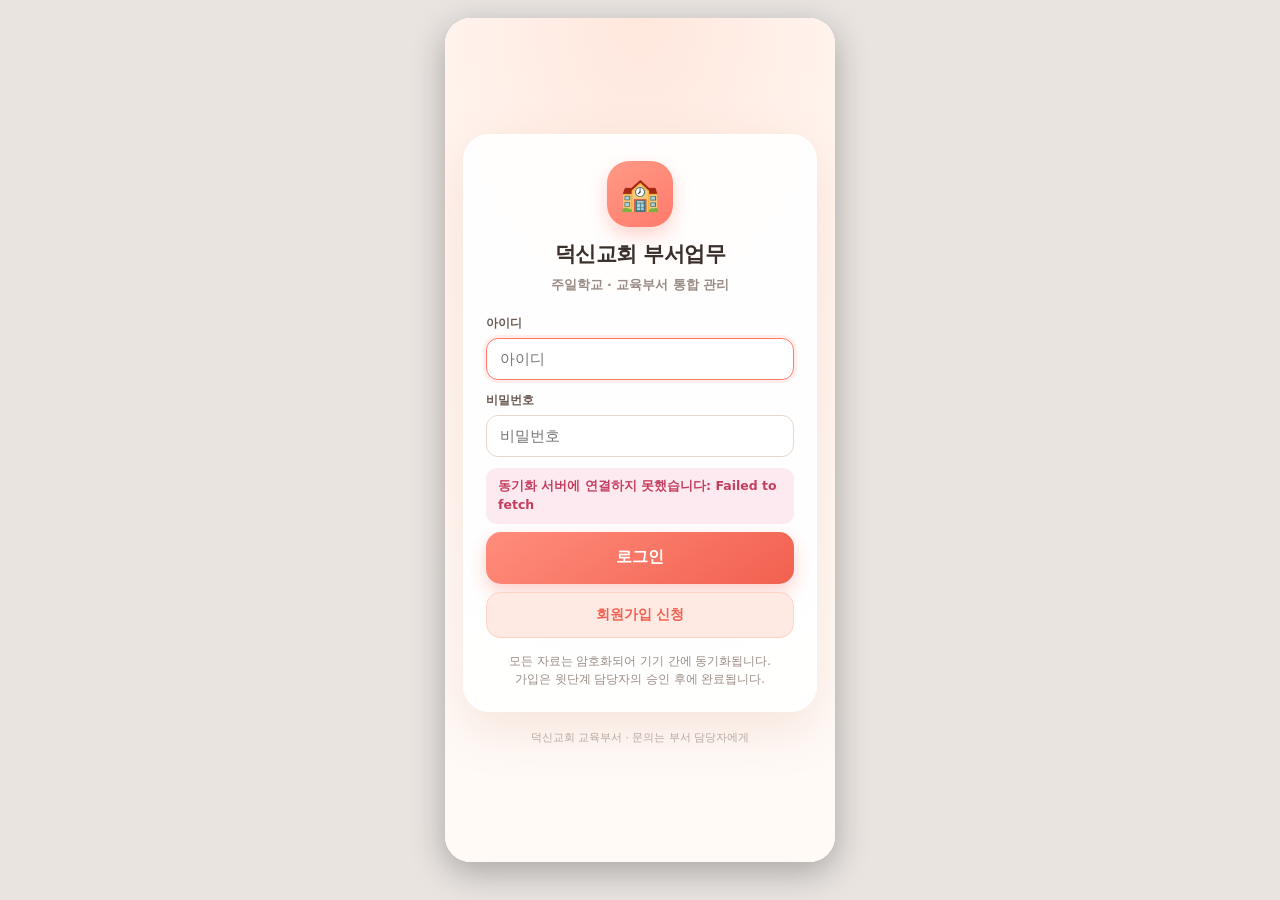
<file: edu/_phone.html>
<!doctype html>
<html lang="ko"><head><meta charset="utf-8"><title>모바일 확인용</title>
<style>html,body{margin:0;background:#e9e4e0}body{display:flex;justify-content:center;padding:18px 0}
.phone{width:390px;height:844px;border:0;border-radius:26px;overflow:hidden;box-shadow:0 10px 34px rgba(0,0,0,.28);background:#fff}</style>
</head><body><iframe class="phone" src="./?m=1"></iframe></body></html>
</file>
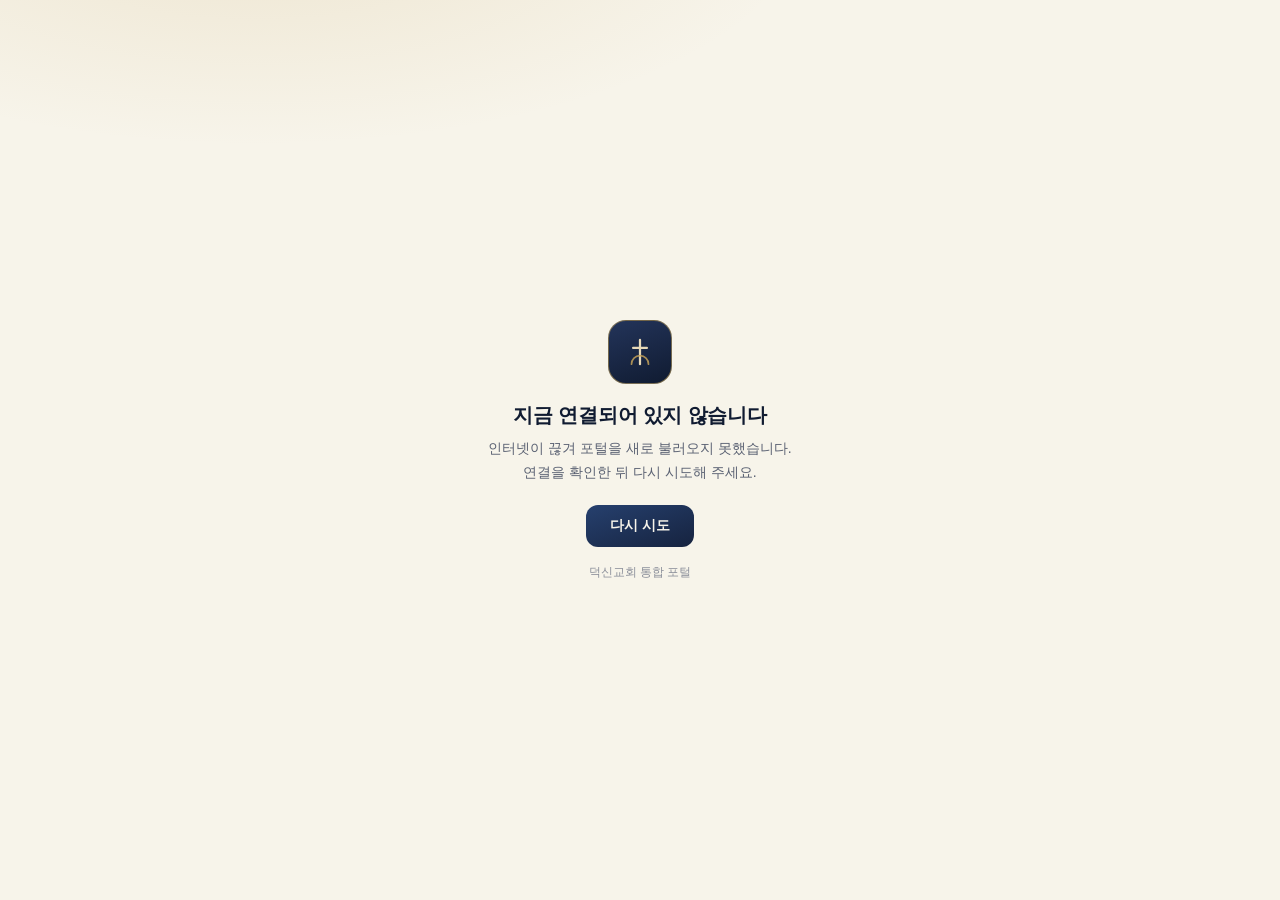
<file: portal/offline.html>
<!DOCTYPE html>
<html lang="ko">
<head>
<meta charset="utf-8">
<meta name="viewport" content="width=device-width, initial-scale=1">
<title>덕신교회 통합 포털 · 연결 없음</title>
<meta name="theme-color" content="#101b31">
<meta name="robots" content="noindex, nofollow">
<link rel="icon" href="icons/favicon-32.png" sizes="32x32" type="image/png">
<style>
  :root{--navy:#101b31;--ivory:#f7f4ea;--gold:#c2a058}
  *{box-sizing:border-box}
  body{
    margin:0;min-height:100vh;display:grid;place-items:center;padding:28px;
    font-family:-apple-system,BlinkMacSystemFont,"Segoe UI","Apple SD Gothic Neo","Malgun Gothic","Noto Sans KR",sans-serif;
    color:#1b2434;background:var(--ivory);
    background-image:radial-gradient(900px 380px at 20% -10%, rgba(194,160,88,.18), transparent 62%);
  }
  .box{max-width:420px;text-align:center}
  .mark{
    width:64px;height:64px;margin:0 auto 18px;border-radius:18px;
    background:linear-gradient(160deg,#23345a,#101b31);border:1px solid rgba(194,160,88,.55);
    display:grid;place-items:center;
  }
  .mark svg{width:34px;height:34px}
  h1{margin:0 0 8px;font-size:20px;letter-spacing:-.01em;color:var(--navy)}
  p{margin:0 0 20px;font-size:14px;color:#5b6273;line-height:1.7}
  button{
    appearance:none;border:0;cursor:pointer;font:inherit;font-weight:700;font-size:14px;
    background:linear-gradient(160deg,#26406e,#16233f);color:#f7f4ea;
    padding:12px 24px;border-radius:12px;
  }
  small{display:block;margin-top:18px;font-size:11.5px;color:#8b8f9a}
</style>
</head>
<body>
  <div class="box">
    <div class="mark" aria-hidden="true">
      <svg viewBox="0 0 32 32" fill="none"><path d="M16 4.5v23" stroke="#e7d9b8" stroke-width="2.1" stroke-linecap="round"/><path d="M9.5 12.2h13" stroke="#e7d9b8" stroke-width="2.1" stroke-linecap="round"/><path d="M8 27.5c0-4.4 3.6-8 8-8s8 3.6 8 8" stroke="#c2a058" stroke-width="1.6" stroke-linecap="round" opacity=".85"/></svg>
    </div>
    <h1>지금 연결되어 있지 않습니다</h1>
    <p>인터넷이 끊겨 포털을 새로 불러오지 못했습니다.<br>연결을 확인한 뒤 다시 시도해 주세요.</p>
    <button type="button" onclick="location.reload()">다시 시도</button>
    <small>덕신교회 통합 포털</small>
  </div>
</body>
</html>
</file>
<file: edu/style.css>
/* 덕신교회 부서업무 — 화면 스타일 (따뜻하고 친근한 톤) */
:root {
  --coral: #ff7a6b;
  --coral-d: #f2604f;
  --coral-s: #ffe9e3;
  --peach: #fff4ee;
  --cream: #fffaf6;
  --ink: #3a2f2b;
  --ink2: #6b5b54;
  --muted: #9a8c85;
  --line: #f0e2da;
  --line2: #e7d6cc;
  --white: #fff;
  --mint: #3fae7a;
  --mint-s: #e7f7ee;
  --sky: #4a8fd4;
  --sky-s: #e8f2fc;
  --amber: #e0a12b;
  --amber-s: #fdf3dd;
  --violet: #8b6fd4;
  --violet-s: #f0ebfc;
  --rose: #e05a7a;
  --rose-s: #fdeaf0;
  --shadow: 0 6px 20px rgba(190, 120, 95, .10);
  --shadow-s: 0 2px 8px rgba(190, 120, 95, .08);
  --r: 18px;
  --r-s: 12px;
  --safe-b: env(safe-area-inset-bottom, 0px);
}

* { box-sizing: border-box; -webkit-tap-highlight-color: transparent; }
html, body { margin: 0; padding: 0; }
body {
  font-family: 'Pretendard', -apple-system, BlinkMacSystemFont, 'Apple SD Gothic Neo', 'Malgun Gothic', 'Noto Sans KR', system-ui, sans-serif;
  background: var(--cream);
  color: var(--ink);
  font-size: 15px;
  line-height: 1.5;
  -webkit-font-smoothing: antialiased;
  word-break: keep-all;
}
button, input, select, textarea { font-family: inherit; font-size: inherit; color: inherit; }
button { cursor: pointer; border: 0; background: none; }
a { color: var(--coral-d); }
h1, h2, h3, h4 { margin: 0; font-weight: 800; letter-spacing: -.3px; }
input, select, textarea {
  width: 100%; border: 1.5px solid var(--line2); border-radius: 12px; background: #fff;
  padding: 11px 13px; font-size: 15px; outline: none; transition: .15s;
}
input:focus, select:focus, textarea:focus { border-color: var(--coral); box-shadow: 0 0 0 3px rgba(255, 122, 107, .12); }
textarea { resize: vertical; min-height: 78px; line-height: 1.6; }
select { appearance: none; background-image: url("data:image/svg+xml,%3Csvg xmlns='http://www.w3.org/2000/svg' width='12' height='8'%3E%3Cpath d='M1 1l5 5 5-5' stroke='%239a8c85' stroke-width='1.8' fill='none' stroke-linecap='round'/%3E%3C/svg%3E"); background-repeat: no-repeat; background-position: right 13px center; padding-right: 34px; }

/* ---------- 로그인 ---------- */
.login-wrap {
  min-height: 100vh; min-height: 100dvh; display: flex; flex-direction: column; align-items: center; justify-content: center;
  padding: 28px 18px calc(28px + var(--safe-b));
  background: radial-gradient(120% 80% at 50% 0%, #ffe7dd 0%, #fff4ee 45%, #fffaf6 100%);
}
.login-card {
  width: 100%; max-width: 430px; background: rgba(255, 255, 255, .92); border-radius: 26px;
  box-shadow: 0 18px 50px rgba(196, 118, 92, .16); padding: 26px 22px 22px; border: 1px solid #fff;
}
.login-brand { text-align: center; margin-bottom: 20px; }
.login-logo {
  width: 66px; height: 66px; border-radius: 22px; margin: 0 auto 12px; display: grid; place-items: center;
  background: linear-gradient(145deg, #ff9a86, #ff7a6b); color: #fff; font-size: 32px;
  box-shadow: 0 8px 18px rgba(255, 122, 107, .32);
}
.login-brand h1 { font-size: 21px; letter-spacing: -.6px; }
.login-brand p { margin: 5px 0 0; font-size: 12.8px; color: var(--muted); font-weight: 600; }
.role-pick { margin: 16px 0 18px; }
.role-pick .lbl { font-size: 12px; font-weight: 800; color: var(--ink2); margin-bottom: 8px; display: block; }
.role-grid { display: grid; grid-template-columns: repeat(2, 1fr); gap: 8px; }
.role-opt {
  display: flex; align-items: center; gap: 8px; padding: 11px 12px; border-radius: 13px;
  border: 1.6px solid var(--line); background: #fff; font-size: 13px; font-weight: 700; color: var(--ink2);
  transition: .14s;
}
.role-opt .ck {
  width: 18px; height: 18px; border-radius: 6px; border: 1.8px solid var(--line2); display: grid; place-items: center;
  font-size: 11px; color: transparent; flex: 0 0 auto; background: #fff;
}
.role-opt .em { font-size: 16px; }
.role-opt.on { border-color: var(--coral); background: var(--coral-s); color: var(--coral-d); }
.role-opt.on .ck { background: var(--coral); border-color: var(--coral); color: #fff; }
.role-opt:last-child:nth-child(odd) { grid-column: span 2; }
.login-field { margin-bottom: 11px; position: relative; }
.login-field label { font-size: 12px; font-weight: 800; color: var(--ink2); display: block; margin-bottom: 6px; }
.login-btn {
  width: 100%; height: 52px; margin-top: 8px; border-radius: 15px; font-size: 16px; font-weight: 800; color: #fff;
  background: linear-gradient(145deg, #ff8d7c, #f2604f); box-shadow: 0 8px 18px rgba(242, 96, 79, .28);
  transition: .15s;
}
.login-btn:active { transform: translateY(1px); }
.login-btn[disabled] { opacity: .65; }
.login-note { margin-top: 14px; font-size: 11.5px; color: var(--muted); text-align: center; line-height: 1.6; }
.login-err {
  margin-top: 10px; background: var(--rose-s); color: #c33e5f; border-radius: 11px; padding: 9px 12px;
  font-size: 12.5px; font-weight: 700; display: none;
}
.login-err.show { display: block; }
.login-foot { margin-top: 18px; font-size: 11px; color: #b9a9a1; text-align: center; }

/* ---------- 앱 껍데기 ---------- */
.app { min-height: 100vh; min-height: 100dvh; display: flex; flex-direction: column; background: var(--cream); }
.appbar {
  position: sticky; top: 0; z-index: 40; background: rgba(255, 250, 246, .94); backdrop-filter: blur(12px);
  border-bottom: 1px solid var(--line); padding: 10px 14px; display: flex; align-items: center; gap: 10px;
  padding-top: calc(10px + env(safe-area-inset-top, 0px));
}
.appbar .mark {
  width: 34px; height: 34px; border-radius: 11px; display: grid; place-items: center; font-size: 17px;
  background: linear-gradient(145deg, #ff9a86, #ff7a6b); color: #fff; flex: 0 0 auto;
}
.appbar .who { min-width: 0; flex: 1; }
.appbar .who b { display: block; font-size: 14.5px; letter-spacing: -.3px; white-space: nowrap; overflow: hidden; text-overflow: ellipsis; }
.appbar .who span { display: block; font-size: 11px; color: var(--muted); font-weight: 600; white-space: nowrap; overflow: hidden; text-overflow: ellipsis; }
.role-switch {
  display: inline-flex; align-items: center; gap: 5px; height: 34px; padding: 0 11px; border-radius: 11px;
  background: var(--coral-s); color: var(--coral-d); font-size: 12.5px; font-weight: 800; border: 1px solid #ffd3c8;
  white-space: nowrap; max-width: 42vw; overflow: hidden;
}
.icon-btn { width: 34px; height: 34px; border-radius: 11px; display: grid; place-items: center; font-size: 16px; background: #fff; border: 1px solid var(--line); }
.sync-dot { display: inline-flex; align-items: center; gap: 4px; font-size: 10.5px; font-weight: 700; color: var(--muted); white-space: nowrap; }
.sync-dot i { width: 7px; height: 7px; border-radius: 50%; background: #cfc3bc; display: block; }
.sync-dot span { display: none; }
.sync-dot.saved i { background: var(--mint); }
.sync-dot.saving i { background: var(--amber); animation: pulse 1s infinite; }
.sync-dot.error i { background: var(--rose); }
.sync-dot.off i { background: #cfc3bc; }
@keyframes pulse { 0%, 100% { opacity: 1; } 50% { opacity: .25; } }

.tabs {
  position: sticky; top: 0; z-index: 30; display: flex; gap: 6px; overflow-x: auto; scrollbar-width: none;
  padding: 9px 12px; background: rgba(255, 250, 246, .96); backdrop-filter: blur(10px); border-bottom: 1px solid var(--line);
}
.tabs::-webkit-scrollbar { display: none; }
.tabs button {
  flex: 0 0 auto; height: 36px; padding: 0 13px; border-radius: 11px; font-size: 13px; font-weight: 700;
  color: var(--ink2); background: #fff; border: 1.4px solid var(--line); display: inline-flex; align-items: center; gap: 5px;
  white-space: nowrap;
}
.tabs button.on { background: var(--ink); color: #fff; border-color: var(--ink); }
.tabs button .bdg { background: var(--rose); color: #fff; border-radius: 999px; font-size: 10px; padding: 1px 5px; font-weight: 800; }

.main { flex: 1; padding: 14px 14px calc(28px + var(--safe-b)); max-width: 980px; width: 100%; margin: 0 auto; }
.main.narrow { max-width: 720px; }

/* ---------- 공통 조각 ---------- */
.page-head { display: flex; align-items: flex-end; gap: 10px; margin: 4px 2px 12px; }
.page-head h2 { font-size: 19px; letter-spacing: -.5px; }
.page-head p { margin: 2px 0 0; font-size: 12px; color: var(--muted); font-weight: 600; }
.page-head .sp { flex: 1; }
.card { background: #fff; border: 1px solid var(--line); border-radius: var(--r); box-shadow: var(--shadow-s); padding: 15px; margin-bottom: 12px; }
.card.flat { box-shadow: none; }
.card h3 { font-size: 14.5px; margin-bottom: 10px; display: flex; align-items: center; gap: 6px; }
.card h3 .sp { flex: 1; }
.card h3 small { font-weight: 700; color: var(--muted); font-size: 11.5px; }
.sect-title { font-size: 12px; font-weight: 800; color: var(--muted); margin: 18px 4px 8px; letter-spacing: .2px; }
.btn {
  display: inline-flex; align-items: center; justify-content: center; gap: 6px; height: 42px; padding: 0 16px;
  border-radius: 12px; font-size: 13.5px; font-weight: 800; background: #fff; border: 1.4px solid var(--line2); color: var(--ink);
  transition: .14s; white-space: nowrap;
}
.btn:active { transform: translateY(1px); }
.btn.primary { background: linear-gradient(145deg, #ff8d7c, #f2604f); color: #fff; border-color: transparent; box-shadow: 0 5px 14px rgba(242, 96, 79, .22); }
.btn.dark { background: var(--ink); color: #fff; border-color: var(--ink); }
.btn.mint { background: var(--mint-s); color: #2c7d59; border-color: #cdeada; }
.btn.ghost { background: transparent; }
.btn.sm { height: 34px; padding: 0 11px; font-size: 12.5px; border-radius: 10px; }
.btn.block { width: 100%; }
.btn[disabled] { opacity: .55; }
.row { display: flex; gap: 8px; align-items: center; }
.row.wrap { flex-wrap: wrap; }
.row .sp { flex: 1; }
.chip {
  display: inline-flex; align-items: center; gap: 4px; height: 25px; padding: 0 9px; border-radius: 999px;
  font-size: 11.5px; font-weight: 800; background: var(--peach); color: var(--ink2); border: 1px solid var(--line);
  white-space: nowrap;
}
.chip.coral { background: var(--coral-s); color: var(--coral-d); border-color: #ffd3c8; }
.chip.mint { background: var(--mint-s); color: #2c7d59; border-color: #cdeada; }
.chip.sky { background: var(--sky-s); color: #2f6ea8; border-color: #cfe4f7; }
.chip.amber { background: var(--amber-s); color: #a7741a; border-color: #f3e2b8; }
.chip.violet { background: var(--violet-s); color: #6647b8; border-color: #ded3f7; }
.chip.rose { background: var(--rose-s); color: #c33e5f; border-color: #f7d3de; }
.chip.gray { background: #f4efec; color: var(--muted); }
.chip.big { height: 30px; padding: 0 12px; font-size: 12.5px; }
.stat-grid { display: grid; grid-template-columns: repeat(4, 1fr); gap: 8px; }
.stat { background: #fff; border: 1px solid var(--line); border-radius: 14px; padding: 11px 8px; text-align: center; box-shadow: var(--shadow-s); }
.stat b { display: block; font-size: 20px; letter-spacing: -.6px; }
.stat span { display: block; font-size: 11px; color: var(--muted); font-weight: 700; margin-top: 1px; }
.stat.present b { color: var(--mint); }
.stat.absent b { color: var(--rose); }
.stat.enroll b { color: var(--ink); }
.stat.new b { color: var(--amber); }
.tile-grid { display: grid; grid-template-columns: repeat(auto-fill, minmax(150px, 1fr)); gap: 9px; }
.tile {
  text-align: left; background: #fff; border: 1px solid var(--line); border-radius: 15px; padding: 13px;
  box-shadow: var(--shadow-s); display: flex; gap: 10px; align-items: center; transition: .14s;
}
.tile:active { transform: scale(.99); }
.tile .ic { width: 38px; height: 38px; border-radius: 12px; display: grid; place-items: center; font-size: 19px; background: var(--peach); flex: 0 0 auto; }
.tile b { display: block; font-size: 13.5px; letter-spacing: -.3px; }
.tile span { display: block; font-size: 11px; color: var(--muted); font-weight: 600; }
.list { display: flex; flex-direction: column; gap: 8px; }
.item {
  display: flex; align-items: center; gap: 10px; background: #fff; border: 1px solid var(--line);
  border-radius: 14px; padding: 12px 13px; box-shadow: var(--shadow-s); text-align: left; width: 100%;
}
.item:active { background: #fffdfb; }
.item .av {
  width: 36px; height: 36px; border-radius: 50%; display: grid; place-items: center; font-size: 14px; font-weight: 800;
  background: var(--peach); color: var(--coral-d); flex: 0 0 auto;
}
.item .tx { min-width: 0; flex: 1; }
.item .tx b { display: block; font-size: 14px; letter-spacing: -.3px; white-space: nowrap; overflow: hidden; text-overflow: ellipsis; }
.item .tx span { display: block; font-size: 11.5px; color: var(--muted); font-weight: 600; white-space: nowrap; overflow: hidden; text-overflow: ellipsis; }
.item .rt { display: flex; align-items: center; gap: 6px; flex: 0 0 auto; }
.empty { text-align: center; padding: 34px 16px; color: var(--muted); font-size: 13px; font-weight: 600; }
.empty .em { font-size: 30px; display: block; margin-bottom: 8px; opacity: .8; }
.seg { display: inline-flex; background: #f4efec; border-radius: 11px; padding: 3px; gap: 2px; }
.seg button { height: 30px; padding: 0 10px; border-radius: 9px; font-size: 12px; font-weight: 800; color: var(--ink2); white-space: nowrap; }
.seg button.on { background: #fff; color: var(--ink); box-shadow: 0 1px 4px rgba(150, 100, 80, .14); }
.seg button.on.present { color: var(--mint); }
.seg button.on.absent { color: var(--rose); }
.seg button.on.excused { color: var(--amber); }
.field { margin-bottom: 11px; }
.field label { display: block; font-size: 11.5px; font-weight: 800; color: var(--ink2); margin-bottom: 5px; }
.field .hint { font-size: 11px; color: var(--muted); margin-top: 4px; }
.grid2 { display: grid; grid-template-columns: 1fr 1fr; gap: 8px; }
.grid3 { display: grid; grid-template-columns: repeat(3, 1fr); gap: 8px; }
.divider { height: 1px; background: var(--line); margin: 12px 0; }
.muted { color: var(--muted); font-size: 12px; font-weight: 600; }
.pre { white-space: pre-wrap; line-height: 1.65; font-size: 14px; }
.notice-body { background: var(--peach); border-radius: 13px; padding: 13px; margin-top: 8px; }
.banner {
  display: block; padding: 12px 13px; border-radius: 14px; font-size: 12.5px; font-weight: 700;
  background: var(--amber-s); color: #8a6114; border: 1px solid #f3e2b8; margin-bottom: 12px; line-height: 1.5;
}
.banner.coral { background: var(--coral-s); color: #c14a3b; border-color: #ffd3c8; }
.banner.mint { background: var(--mint-s); color: #2c7d59; border-color: #cdeada; }
.banner.sky { background: var(--sky-s); color: #2f6ea8; border-color: #cfe4f7; }
.daybar { display: flex; gap: 6px; align-items: center; margin-bottom: 11px; }
.daybar input[type=date] { flex: 1; text-align: center; font-weight: 700; }
.stud-row { display: flex; align-items: center; gap: 9px; padding: 9px 2px; border-bottom: 1px solid var(--line); }
.stud-row:last-child { border-bottom: 0; }
.stud-row .nm { flex: 1; min-width: 0; }
.stud-row .nm b { font-size: 14px; display: block; letter-spacing: -.3px; }
.stud-row .nm span { font-size: 11px; color: var(--muted); font-weight: 600; }
.attend-badge { width: 26px; height: 26px; border-radius: 9px; display: grid; place-items: center; font-size: 12px; font-weight: 800; flex: 0 0 auto; }
.attend-badge.present { background: var(--mint-s); color: #2c7d59; }
.attend-badge.absent { background: var(--rose-s); color: #c33e5f; }
.attend-badge.excused { background: var(--amber-s); color: #a7741a; }
.attend-badge.none { background: #f4efec; color: var(--muted); }
.people-toggle { display: flex; gap: 4px; }
.people-toggle button { width: 34px; height: 31px; border-radius: 9px; font-size: 12px; font-weight: 800; border: 1.4px solid var(--line2); color: var(--muted); background: #fff; }
.people-toggle button.present.on { background: var(--mint); border-color: var(--mint); color: #fff; }
.people-toggle button.absent.on { background: var(--rose); border-color: var(--rose); color: #fff; }
.people-toggle button.excused.on { background: var(--amber); border-color: var(--amber); color: #fff; }
.kv { display: flex; justify-content: space-between; gap: 10px; padding: 7px 0; border-bottom: 1px dashed var(--line); font-size: 13px; }
.kv:last-child { border-bottom: 0; }
.kv span { color: var(--muted); font-weight: 700; flex: 0 0 auto; }
.kv b { text-align: right; font-weight: 700; }

/* 모달 */
.modal-bg {
  position: fixed; inset: 0; z-index: 90; background: rgba(58, 47, 43, .38); backdrop-filter: blur(2px);
  display: flex; align-items: flex-end; justify-content: center; padding: 0;
}
.modal {
  background: var(--cream); width: 100%; max-width: 560px; border-radius: 22px 22px 0 0; padding: 18px 16px calc(18px + var(--safe-b));
  max-height: 92vh; overflow-y: auto; animation: up .18s ease-out;
}
@keyframes up { from { transform: translateY(18px); opacity: .6; } to { transform: none; opacity: 1; } }
.modal-head { display: flex; align-items: center; gap: 8px; margin-bottom: 12px; }
.modal-head h3 { font-size: 16.5px; flex: 1; }
.modal-x { width: 32px; height: 32px; border-radius: 10px; display: grid; place-items: center; background: #fff; border: 1px solid var(--line); font-size: 15px; }

/* 토스트 */
#toastWrap { position: fixed; left: 0; right: 0; bottom: calc(18px + var(--safe-b)); z-index: 200; display: flex; flex-direction: column; align-items: center; gap: 6px; pointer-events: none; padding: 0 16px; }
.toast {
  background: rgba(58, 47, 43, .94); color: #fff; padding: 10px 15px; border-radius: 12px; font-size: 13px; font-weight: 700;
  box-shadow: 0 8px 22px rgba(0, 0, 0, .2); max-width: 92vw; animation: up .16s ease-out;
}
.toast.ok { background: #2c7d59; }
.toast.err { background: #c33e5f; }

/* 테이블 */
.tbl { width: 100%; border-collapse: collapse; font-size: 12.5px; }
.tbl th, .tbl td { padding: 8px 6px; border-bottom: 1px solid var(--line); text-align: left; }
.tbl th { color: var(--muted); font-size: 11px; font-weight: 800; }
.tbl td.num { text-align: right; font-variant-numeric: tabular-nums; }

/* 인쇄 (주일보고) */
@media print {
  .appbar, .tabs, .no-print, .btn { display: none !important; }
  .main { padding: 0; max-width: none; }
  .card { box-shadow: none; border: 1px solid #ccc; }
  body { background: #fff; }
}

@media (min-width: 720px) {
  .main { padding: 18px 20px 40px; }
  .stat b { font-size: 23px; }
  .login-card { padding: 32px 30px 26px; }
  .modal-bg { align-items: center; }
  .modal { border-radius: 22px; }
}
@media (max-width: 380px) {
  .role-grid { grid-template-columns: 1fr; }
  .stat-grid { grid-template-columns: repeat(2, 1fr); }
}

/* ---------- 회원가입 신청 버튼 (로그인 화면) ---------- */
.login-signup {
  width: 100%; height: 46px; margin-top: 8px; border-radius: 14px; font-size: 14px; font-weight: 800;
  color: var(--coral-d); background: var(--coral-s); border: 1.5px solid #ffd3c8;
}
.login-signup:active { transform: translateY(1px); }

/* ---------- 결석 사유 ---------- */
.reason-line {
  display: inline-block; margin-top: 3px; font-size: 11px; font-weight: 800; color: #c33e5f;
  background: var(--rose-s); border: 1px solid #f7d3de; border-radius: 8px; padding: 1px 7px;
}

/* ---------- 월 ---------- */
.month-label { flex: 1; text-align: center; font-weight: 800; font-size: 14.5px; }

/* ---------- 월별계획표 ---------- */
.plan-table { display: flex; flex-direction: column; gap: 8px; }
.plan-week { display: flex; gap: 10px; background: #fff; border: 1px solid var(--line); border-radius: 14px; padding: 10px 12px; box-shadow: var(--shadow-s); }
.plan-wnum { flex: 0 0 44px; font-size: 11.5px; font-weight: 800; color: var(--coral-d); padding-top: 3px; }
.plan-wbody { flex: 1; min-width: 0; display: flex; flex-direction: column; gap: 6px; }
.plan-empty { color: #cfc3bc; font-size: 12px; font-weight: 700; padding: 2px 0; }
.plan-row { display: flex; align-items: flex-start; gap: 6px; padding: 3px 0; border-bottom: 1px dashed var(--line); }
.plan-row:last-child { border-bottom: 0; }
.plan-date { flex: 0 0 auto; font-size: 11.5px; font-weight: 800; color: var(--ink2); background: var(--peach); border-radius: 8px; padding: 2px 6px; }
.plan-title { flex: 1; min-width: 0; text-align: left; }
.plan-title b { display: block; font-size: 13.5px; letter-spacing: -.3px; }
.plan-title span { display: block; font-size: 11px; color: var(--muted); font-weight: 600; }
.plan-del { flex: 0 0 auto; width: 24px; height: 24px; border-radius: 8px; color: var(--muted); font-size: 12px; background: #f7f2ef; }

/* ---------- 회계 ---------- */
.led-item .tx { cursor: pointer; }
.receipt-thumb { display: block; max-width: 100%; border-radius: 10px; margin-top: 8px; border: 1px solid var(--line2); }
.tbl-wrap { overflow-x: auto; margin: 0 -4px; }
.tbl-wrap .tbl { min-width: 420px; }

/* ---------- 출석통계 막대 ---------- */
.bar-row { display: flex; align-items: center; gap: 8px; padding: 5px 0; }
.bar-lb { flex: 0 0 74px; font-size: 11.5px; font-weight: 800; color: var(--ink2); }
.bar-track { flex: 1; height: 10px; background: #f4efec; border-radius: 999px; overflow: hidden; }
.bar-track i { display: block; height: 100%; border-radius: 999px; }
.bar-track i.good { background: var(--mint); }
.bar-track i.mid { background: var(--amber); }
.bar-track i.low { background: var(--rose); }
.bar-val { flex: 0 0 86px; text-align: right; font-size: 11.5px; font-weight: 800; }
.bar-val small { color: var(--muted); font-weight: 600; }

/* ---------- 보호자 문자·카톡 / 자동 발송 토글 ---------- */
.msg-btn {
  flex: 0 0 auto; width: 34px; height: 31px; border-radius: 9px; font-size: 14px; line-height: 1;
  border: 1.4px solid var(--line2); background: #fff; color: var(--ink2);
  display: inline-flex; align-items: center; justify-content: center;
}
.msg-btn:active { background: var(--coral-s); border-color: #ffd3c8; }
a.btn { text-decoration: none; display: inline-flex; align-items: center; justify-content: center; }

/* ---------- 연간 출석부 ---------- */
.tbl-wrap .tbl.annual { min-width: 1520px; width: auto; }
.tbl.annual { font-size: 11.5px; width: auto; }
.tbl.annual th, .tbl.annual td { padding: 5px 4px; }
.tbl.annual th.sun, .tbl.annual td.sun { text-align: center; padding: 5px 2px; font-size: 10.5px; white-space: nowrap; min-width: 21px; }
.tbl.annual th.sun { font-size: 9.5px; color: var(--ink2); }
.tbl.annual td.att-present { color: #2c7d59; font-weight: 800; }
.tbl.annual td.att-absent { color: #c33e5f; font-weight: 800; }
.tbl.annual td.att-excused { color: #b57d12; font-weight: 800; }
.tbl.annual td.att-none { color: #d8ccc4; }

/* 목록(item) 안의 작은 상태 칩 — 목록 글자 규칙에 눌려 줄 전체로 늘어나지 않게 */
.item .tx b > .chip, .item .tx span.chip {
  display: inline-flex; width: auto; height: 20px; padding: 0 7px; font-size: 11px;
  overflow: visible; text-overflow: clip; vertical-align: 1px;
}

/* ---------- 연도 막대 ---------- */
.yearbar {
  display: flex; align-items: center; gap: 6px; padding: 7px 14px; background: var(--peach);
  border-bottom: 1px solid var(--line); flex-wrap: wrap;
}
.year-btn {
  height: 29px; padding: 0 11px; border-radius: 10px; background: #fff; border: 1.4px solid var(--line2);
  font-size: 12.5px; font-weight: 800; color: var(--ink); display: inline-flex; align-items: center; gap: 4px;
}
.year-btn span { color: var(--muted); font-size: 10px; }
.year-nav {
  width: 28px; height: 29px; border-radius: 9px; background: #fff; border: 1px solid var(--line);
  font-weight: 800; color: var(--ink2); display: grid; place-items: center;
}
.year-nav[disabled] { opacity: .35; }
.year-nav.wide { width: auto; padding: 0 10px; font-size: 12px; color: var(--coral-d); background: var(--coral-s); border-color: #ffd3c8; }
.year-note { font-size: 11px; color: var(--muted); font-weight: 700; margin-left: auto; }

/* ---------- 신입 표시 ---------- */
.new-line {
  display: inline-block; margin-top: 3px; margin-left: 4px; font-size: 11px; font-weight: 800;
  color: #a7741a; background: var(--amber-s); border: 1px solid #f3e2b8; border-radius: 8px; padding: 1px 7px;
}
.new-line.on { background: var(--amber); color: #fff; border-color: var(--amber); }

@media print {
  .yearbar { display: none !important; }
}

/* ---- 회계 통계 · 항목별 조회 · 연말 결산/예산 보고서 (2026-11-27) ---- */
.led-form { width: 100%; border-collapse: collapse; font-size: 12px; table-layout: fixed; background: #fff; }
.led-form th, .led-form td { border: 1px solid #ded2c9; padding: 6px 7px; height: 30px; vertical-align: middle; }
.led-form th { background: #f6f0ea; font-size: 11.5px; font-weight: 800; text-align: center; color: var(--ink2); }
.led-form td.it { font-weight: 600; word-break: break-all; }
.led-form .num { text-align: right; font-variant-numeric: tabular-nums; }
.led-form .ctr { text-align: center; }
.led-form th.title { background: #fff; font-size: 14px; font-weight: 800; letter-spacing: .4px; }
.led-form tr.grp th { background: #eee5dc; font-size: 12.5px; color: #4a3f37; }
.led-form tr.sub th { background: #f8f4f0; }
.led-form tr.total td { background: #fbf6f1; font-weight: 800; }
.led-form.yr { font-size: 11.5px; }
.tbl-wrap .led-form { min-width: 520px; }
.tbl-wrap .led-form.yr { min-width: 790px; }
.led-form.yr th, .led-form.yr td { padding: 5px 5px; }
.bg-row { display: flex; gap: 6px; align-items: center; margin-bottom: 6px; }
.bg-row input.bg-cat { flex: 1 1 auto; min-width: 0; }
.bg-row input.bg-amt { flex: 0 0 118px; text-align: right; font-variant-numeric: tabular-nums; }
@media (max-width: 560px) {
  .led-form { font-size: 11px; }
  .led-form th, .led-form td { padding: 4px 4px; height: 26px; }
  .bg-row input.bg-amt { flex-basis: 96px; }
}

/* ---------- 월별계획안 (한글 양식) 2026-11-27 ---------- */
.sheet-card { padding: 16px 14px; }
.sheet-title { font-size: 17px; font-weight: 800; text-align: center; letter-spacing: -.4px; }
.sheet-sub { font-size: 11.5px; color: var(--muted); font-weight: 700; text-align: center; margin: 3px 0 12px; }
.sheet-band { background: #f6f1ec; border: 1px solid var(--line); border-radius: 10px; padding: 8px 10px; text-align: center; font-weight: 800; font-size: 13px; margin-bottom: 10px; }
.sheet-sec { display: flex; gap: 10px; border: 1px solid var(--line); border-radius: 10px; margin-top: 8px; overflow: hidden; background: #fff; }
.sheet-lab { flex: 0 0 62px; background: #faf7f4; border-right: 1px solid var(--line); font-size: 12px; font-weight: 800; color: var(--ink2); display: grid; place-items: center; text-align: center; padding: 8px 4px; line-height: 1.3; }
.sheet-body { flex: 1; min-width: 0; padding: 8px 10px; font-size: 12.5px; font-weight: 600; }
.sheet-scroll { overflow-x: auto; -webkit-overflow-scrolling: touch; margin-top: 10px; border-radius: 10px; }
.sheet-tbl { width: 100%; min-width: 660px; border-collapse: collapse; background: #fff; font-size: 12px; table-layout: fixed; }
.sheet-tbl th, .sheet-tbl td { border: 1px solid var(--line); padding: 6px 7px; vertical-align: top; word-break: keep-all; line-height: 1.4; }
.sheet-tbl th { background: #f6f0ea; font-size: 11.5px; font-weight: 800; text-align: center; color: var(--ink2); }
.sheet-tbl td.ctr { text-align: center; white-space: nowrap; }
.sheet-tbl tr.clickable { cursor: pointer; }
.sheet-tbl tr.clickable:active td { background: #fff6f2; }
.plan-kv { display: grid; grid-template-columns: 1fr 1fr; gap: 2px 12px; }
.plan-kv .kv { display: flex; gap: 8px; align-items: baseline; padding: 3px 0; border-bottom: 1px dashed #ece4f8; }
.plan-kv .kv span { flex: 0 0 58px; font-size: 11.5px; color: var(--muted); font-weight: 800; }
.plan-kv .kv b { flex: 1; font-size: 12.8px; }

/* ---------- 달란트 ---------- */
.tal-row { flex-wrap: wrap; }
.tal-chips { display: flex; gap: 4px; flex-wrap: wrap; }
.tal-chip {
  display: inline-flex; align-items: center; gap: 3px; height: 30px; padding: 0 8px; border-radius: 9px;
  border: 1.4px solid var(--line2); background: #fff; color: var(--muted); font-size: 11.5px; font-weight: 800;
}
.tal-chip i { font-style: normal; font-size: 10px; opacity: .75; }
.tal-chip.on { background: var(--violet-s); border-color: #cbb8f2; color: #5a3aa8; }
.tal-plus { width: 32px; height: 30px; border-radius: 9px; border: 1.4px solid var(--line2); background: #fff; font-size: 14px; }
.tal-tbl { width: 100%; min-width: 560px; border-collapse: collapse; background: #fff; font-size: 12px; }
.tal-tbl th, .tal-tbl td { border: 1px solid var(--line); padding: 6px 6px; }
.tal-tbl th { background: #f6f0ea; font-size: 11.5px; font-weight: 800; text-align: center; color: var(--ink2); }
.tal-tbl td.it { font-weight: 700; white-space: nowrap; }
.tal-tbl td.ctr { text-align: center; }
.tal-tbl tfoot td { background: #fbf6f1; font-weight: 800; }
.tal-tbl tr.clickable { cursor: pointer; }
@media (max-width: 560px) {
  .plan-kv { grid-template-columns: 1fr; }
  .sheet-tbl { min-width: 620px; font-size: 11.5px; }
}
.tal-row .nm { flex: 1 1 210px; }
.tal-row .tal-chips { flex: 0 1 auto; justify-content: flex-end; }
@media (max-width: 560px) {
  .tal-row .nm { flex: 1 1 100%; }
  .tal-row .tal-chips { flex: 1 1 auto; justify-content: flex-start; margin-top: 4px; }
  .tal-row .tal-plus { margin-left: auto; }
}
</file>
